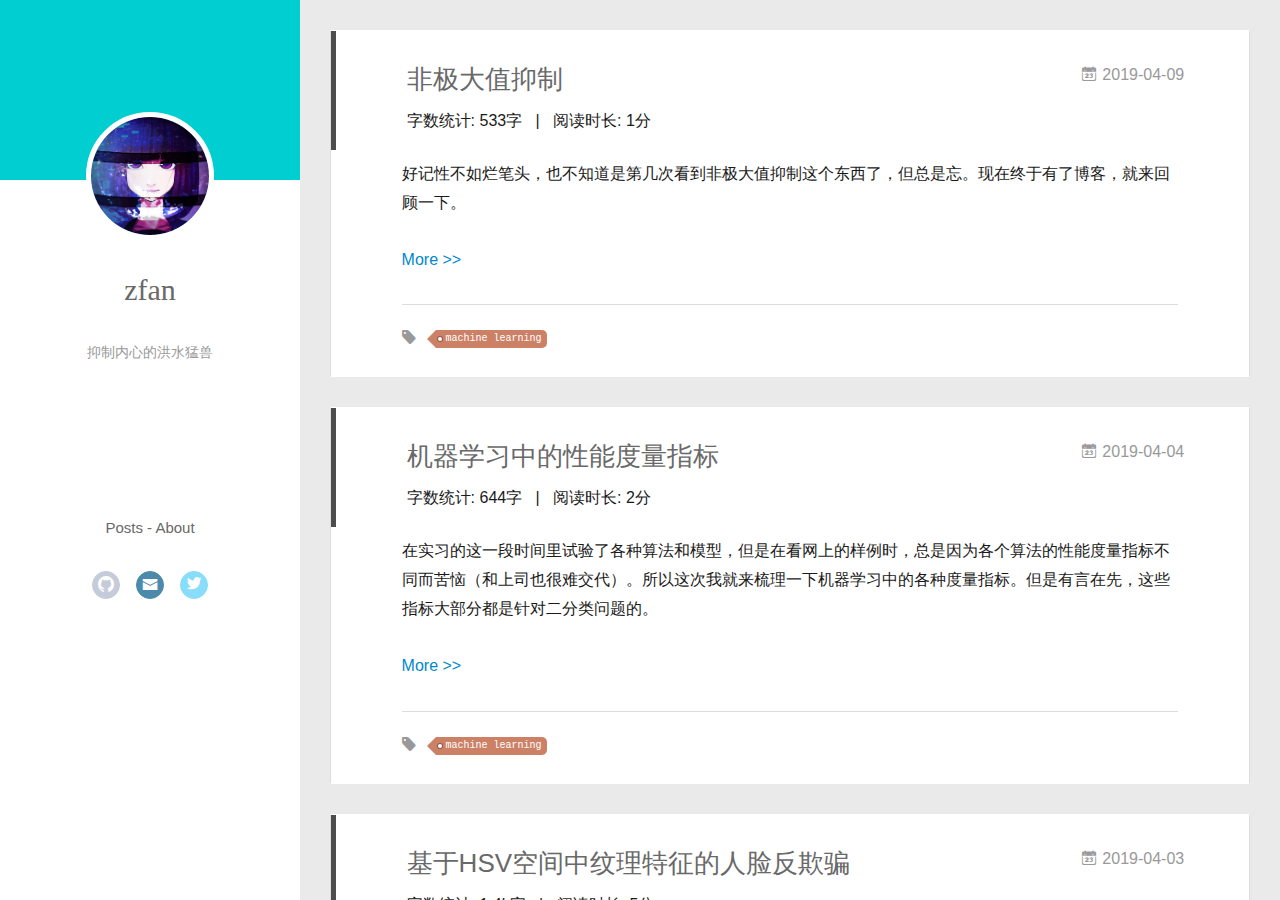
<file: index.html>
<!DOCTYPE html>
<html>
<head><meta name="generator" content="Hexo 3.8.0">
  <meta charset="utf-8">
  
  <meta name="renderer" content="webkit">
  <meta http-equiv="X-UA-Compatible" content="IE=edge">
  <link rel="dns-prefetch" href="http://puredark233.github.io">
  <title>zfan&#39;s blog</title>
  <meta name="viewport" content="width=device-width, initial-scale=1, maximum-scale=1">
  <meta property="og:type" content="website">
<meta property="og:title" content="zfan&#39;s blog">
<meta property="og:url" content="http://puredark233.github.io/index.html">
<meta property="og:site_name" content="zfan&#39;s blog">
<meta property="og:locale" content="default">
<meta name="twitter:card" content="summary">
<meta name="twitter:title" content="zfan&#39;s blog">
  
    <link rel="alternative" href="/atom.xml" title="zfan&#39;s blog" type="application/atom+xml">
  
  
    <link rel="icon" href="/img/AnnaAvatar.jpg">
  
  <link rel="stylesheet" type="text/css" href="/./main.0cf68a.css">
  <style type="text/css">
  
    #container.show {
      background: linear-gradient(200deg,#ccc,#000);
    }
  </style>
  

  

</head>
</html>
<body>
  <div id="container" q-class="show:isCtnShow">
    <canvas id="anm-canvas" class="anm-canvas"></canvas>
    <div class="left-col" q-class="show:isShow">
      
<div class="overlay" style="background: #00CED1"></div>
<div class="intrude-less">
	<header id="header" class="inner">
		<a href="/" class="profilepic">
			<img src="/img/AnnaAvatar.jpg" class="js-avatar">
		</a>
		<hgroup>
		  <h1 class="header-author"><a href="/">zfan</a></h1>
		</hgroup>
		
		<p class="header-subtitle">抑制内心的洪水猛兽</p>
		

		<nav class="header-menu">
			<ul>
			
			</ul>
		</nav>
		<nav class="header-smart-menu">
    		
    			
    			<a q-on="click: openSlider(e, 'innerArchive')" href="javascript:void(0)">Posts</a>
    			
            
    			
            
    			
    			<a q-on="click: openSlider(e, 'aboutme')" href="javascript:void(0)">About</a>
    			
            
		</nav>
		<nav class="header-nav">
			<div class="social">
				
					<a class="github" target="_blank" href="https://github.com/PureDark233" title="github"><i class="icon-github"></i></a>
		        
					<a class="mail" target="_blank" href="mailto:zfan1998@foxmail.com" title="mail"><i class="icon-mail"></i></a>
		        
					<a class="twitter" target="_blank" href="https://twitter.com/puredark233" title="twitter"><i class="icon-twitter"></i></a>
		        
			</div>
		</nav>
	</header>		
</div>

    </div>
    <div class="mid-col" q-class="show:isShow,hide:isShow|isFalse">
      
<nav id="mobile-nav">
  	<div class="overlay js-overlay" style="background: #00CED1"></div>
	<div class="btnctn js-mobile-btnctn">
  		<div class="slider-trigger list" q-on="click: openSlider(e)"><i class="icon icon-sort"></i></div>
	</div>
	<div class="intrude-less">
		<header id="header" class="inner">
			<div class="profilepic">
				<img src="/img/AnnaAvatar.jpg" class="js-avatar">
			</div>
			<hgroup>
			  <h1 class="header-author js-header-author">zfan</h1>
			</hgroup>
			
			<p class="header-subtitle"><i class="icon icon-quo-left"></i>抑制内心的洪水猛兽<i class="icon icon-quo-right"></i></p>
			
			
			
			
			
			<nav class="header-nav">
				<div class="social">
					
						<a class="github" target="_blank" href="https://github.com/PureDark233" title="github"><i class="icon-github"></i></a>
			        
						<a class="mail" target="_blank" href="mailto:zfan1998@foxmail.com" title="mail"><i class="icon-mail"></i></a>
			        
						<a class="twitter" target="_blank" href="https://twitter.com/puredark233" title="twitter"><i class="icon-twitter"></i></a>
			        
				</div>
			</nav>

			<nav class="header-menu js-header-menu">
				<ul style="width: 50%">
				
				
				</ul>
			</nav>
		</header>				
	</div>
	<div class="mobile-mask" style="display:none" q-show="isShow"></div>
</nav>

      <div id="wrapper" class="body-wrap">
        <div class="menu-l">
          <div class="canvas-wrap">
            <canvas data-colors="#eaeaea" data-sectionHeight="100" data-contentId="js-content" id="myCanvas1" class="anm-canvas"></canvas>
          </div>
          <div id="js-content" class="content-ll">
            
  
    <article id="post-非极大值抑制" class="article article-type-post  article-index" itemscope itemprop="blogPost">
  <div class="article-inner">
    
      <header class="article-header">
        
  
    <h1 itemprop="name">
      <a class="article-title" href="/2019/04/09/非极大值抑制/">非极大值抑制</a>
    </h1>
  

        
        <a href="/2019/04/09/非极大值抑制/" class="archive-article-date">
  	<time datetime="2019-04-09T06:12:13.000Z" itemprop="datePublished"><i class="icon-calendar icon"></i>2019-04-09</time>
</a>
        
		
         <div style="margin-top:10px;">
    <span class="post-time">
      <span class="post-meta-item-icon">
        <i class="fa fa-keyboard-o"></i>
        <span class="post-meta-item-text">  字数统计: </span>
        <span class="post-count">533字</span>
      </span>
    </span>

    <span class="post-time">
      &nbsp; | &nbsp;
      <span class="post-meta-item-icon">
        <i class="fa fa-hourglass-half"></i>
        <span class="post-meta-item-text">  阅读时长: </span>
        <span class="post-count">1分</span>
      </span>
    </span>
</div>
         
      </header>
    
    <div class="article-entry" itemprop="articleBody">
      
        <p>好记性不如烂笔头，也不知道是第几次看到非极大值抑制这个东西了，但总是忘。现在终于有了博客，就来回顾一下。</p>
        
          <a class="article-more-a" href="/2019/04/09/非极大值抑制/#more">More >></a>
        
      
	  
		
		
		
		  <div hidden="hidden"></div>
		
      
    </div>
    <div class="article-info article-info-index">
      
      
	<div class="article-tag tagcloud">
		<i class="icon-price-tags icon"></i>
		<ul class="article-tag-list">
			 
        		<li class="article-tag-list-item">
        			<a href="javascript:void(0)" class="js-tag article-tag-list-link color2">machine learning</a>
        		</li>
      		
		</ul>
	</div>

      

      

      
      <div class="clearfix"></div>
    </div>
  </div>
</article>

<aside class="wrap-side-operation">
    <div class="mod-side-operation">
        
        <div class="jump-container" id="js-jump-container" style="display:none;">
            <a href="javascript:void(0)" class="mod-side-operation__jump-to-top">
                <i class="icon-font icon-back"></i>
            </a>
            <div id="js-jump-plan-container" class="jump-plan-container" style="top: -11px;">
                <i class="icon-font icon-plane jump-plane"></i>
            </div>
        </div>
        
        
    </div>
</aside>




  
    <article id="post-机器学习中的性能度量指标" class="article article-type-post  article-index" itemscope itemprop="blogPost">
  <div class="article-inner">
    
      <header class="article-header">
        
  
    <h1 itemprop="name">
      <a class="article-title" href="/2019/04/04/机器学习中的性能度量指标/">机器学习中的性能度量指标</a>
    </h1>
  

        
        <a href="/2019/04/04/机器学习中的性能度量指标/" class="archive-article-date">
  	<time datetime="2019-04-04T01:23:22.000Z" itemprop="datePublished"><i class="icon-calendar icon"></i>2019-04-04</time>
</a>
        
		
         <div style="margin-top:10px;">
    <span class="post-time">
      <span class="post-meta-item-icon">
        <i class="fa fa-keyboard-o"></i>
        <span class="post-meta-item-text">  字数统计: </span>
        <span class="post-count">644字</span>
      </span>
    </span>

    <span class="post-time">
      &nbsp; | &nbsp;
      <span class="post-meta-item-icon">
        <i class="fa fa-hourglass-half"></i>
        <span class="post-meta-item-text">  阅读时长: </span>
        <span class="post-count">2分</span>
      </span>
    </span>
</div>
         
      </header>
    
    <div class="article-entry" itemprop="articleBody">
      
        <p>在实习的这一段时间里试验了各种算法和模型，但是在看网上的样例时，总是因为各个算法的性能度量指标不同而苦恼（和上司也很难交代）。所以这次我就来梳理一下机器学习中的各种度量指标。但是有言在先，这些指标大部分都是针对二分类问题的。</p>
        
          <a class="article-more-a" href="/2019/04/04/机器学习中的性能度量指标/#more">More >></a>
        
      
	  
		
		
		
		  <div hidden="hidden"></div>
		
      
    </div>
    <div class="article-info article-info-index">
      
      
	<div class="article-tag tagcloud">
		<i class="icon-price-tags icon"></i>
		<ul class="article-tag-list">
			 
        		<li class="article-tag-list-item">
        			<a href="javascript:void(0)" class="js-tag article-tag-list-link color2">machine learning</a>
        		</li>
      		
		</ul>
	</div>

      

      

      
      <div class="clearfix"></div>
    </div>
  </div>
</article>

<aside class="wrap-side-operation">
    <div class="mod-side-operation">
        
        <div class="jump-container" id="js-jump-container" style="display:none;">
            <a href="javascript:void(0)" class="mod-side-operation__jump-to-top">
                <i class="icon-font icon-back"></i>
            </a>
            <div id="js-jump-plan-container" class="jump-plan-container" style="top: -11px;">
                <i class="icon-font icon-plane jump-plane"></i>
            </div>
        </div>
        
        
    </div>
</aside>




  
    <article id="post-基于HSV空间中纹理特征的人脸反欺骗" class="article article-type-post  article-index" itemscope itemprop="blogPost">
  <div class="article-inner">
    
      <header class="article-header">
        
  
    <h1 itemprop="name">
      <a class="article-title" href="/2019/04/03/基于HSV空间中纹理特征的人脸反欺骗/">基于HSV空间中纹理特征的人脸反欺骗</a>
    </h1>
  

        
        <a href="/2019/04/03/基于HSV空间中纹理特征的人脸反欺骗/" class="archive-article-date">
  	<time datetime="2019-04-03T06:52:50.000Z" itemprop="datePublished"><i class="icon-calendar icon"></i>2019-04-03</time>
</a>
        
		
         <div style="margin-top:10px;">
    <span class="post-time">
      <span class="post-meta-item-icon">
        <i class="fa fa-keyboard-o"></i>
        <span class="post-meta-item-text">  字数统计: </span>
        <span class="post-count">1.4k字</span>
      </span>
    </span>

    <span class="post-time">
      &nbsp; | &nbsp;
      <span class="post-meta-item-icon">
        <i class="fa fa-hourglass-half"></i>
        <span class="post-meta-item-text">  阅读时长: </span>
        <span class="post-count">5分</span>
      </span>
    </span>
</div>
         
      </header>
    
    <div class="article-entry" itemprop="articleBody">
      
        <h2 id="前言"><a href="#前言" class="headerlink" title="前言"></a>前言</h2><p>人脸识别的整个流程一直以来都是十分模块化的。而这整个流程中对活体检测的需求程度也越来越高。通过查找资料与翻阅论文，我发现在现实环境中人脸识别不仅要求准确度，对响应速度也有很大的要求。而在人脸检测与人脸识别中采用的深度学习方法虽然精度高，但也不可避免地速度相对较慢，同时也对数据量有着极大的要求。并且由于活体检测的数据集相对来说比人脸检测与人脸识别更难以获取。所以在实习的前两周，我选择了使用传统方法实现活体检测。</p>
        
          <a class="article-more-a" href="/2019/04/03/基于HSV空间中纹理特征的人脸反欺骗/#more">More >></a>
        
      
	  
		
		
		
		  <div hidden="hidden"></div>
		
      
    </div>
    <div class="article-info article-info-index">
      
      
	<div class="article-tag tagcloud">
		<i class="icon-price-tags icon"></i>
		<ul class="article-tag-list">
			 
        		<li class="article-tag-list-item">
        			<a href="javascript:void(0)" class="js-tag article-tag-list-link color2">machine learning</a>
        		</li>
      		
		</ul>
	</div>

      

      

      
      <div class="clearfix"></div>
    </div>
  </div>
</article>

<aside class="wrap-side-operation">
    <div class="mod-side-operation">
        
        <div class="jump-container" id="js-jump-container" style="display:none;">
            <a href="javascript:void(0)" class="mod-side-operation__jump-to-top">
                <i class="icon-font icon-back"></i>
            </a>
            <div id="js-jump-plan-container" class="jump-plan-container" style="top: -11px;">
                <i class="icon-font icon-plane jump-plane"></i>
            </div>
        </div>
        
        
    </div>
</aside>




  
  


          </div>
        </div>
      </div>
      <footer id="footer">
  <div class="outer">
    <div id="footer-info">
    	<div class="footer-left">
    		&copy; 2019 zfan
    	</div>
      	<div class="footer-right">
      		<a href="http://hexo.io/" target="_blank">Hexo</a>  Theme <a href="https://github.com/litten/hexo-theme-yilia" target="_blank">Yilia</a> by Litten
      	</div>
    </div>
  </div>
</footer>

    </div>
    <script>
	var yiliaConfig = {
		mathjax: true,
		isHome: true,
		isPost: false,
		isArchive: false,
		isTag: false,
		isCategory: false,
		open_in_new: false,
		toc_hide_index: true,
		root: "/",
		innerArchive: true,
		showTags: true
	}
</script>

<script>!function(t){function n(e){if(r[e])return r[e].exports;var i=r[e]={exports:{},id:e,loaded:!1};return t[e].call(i.exports,i,i.exports,n),i.loaded=!0,i.exports}var r={};n.m=t,n.c=r,n.p="./",n(0)}([function(t,n,r){r(195),t.exports=r(191)},function(t,n,r){var e=r(3),i=r(52),o=r(27),u=r(28),c=r(53),f="prototype",a=function(t,n,r){var s,l,h,v,p=t&a.F,d=t&a.G,y=t&a.S,g=t&a.P,b=t&a.B,m=d?e:y?e[n]||(e[n]={}):(e[n]||{})[f],x=d?i:i[n]||(i[n]={}),w=x[f]||(x[f]={});d&&(r=n);for(s in r)l=!p&&m&&void 0!==m[s],h=(l?m:r)[s],v=b&&l?c(h,e):g&&"function"==typeof h?c(Function.call,h):h,m&&u(m,s,h,t&a.U),x[s]!=h&&o(x,s,v),g&&w[s]!=h&&(w[s]=h)};e.core=i,a.F=1,a.G=2,a.S=4,a.P=8,a.B=16,a.W=32,a.U=64,a.R=128,t.exports=a},function(t,n,r){var e=r(6);t.exports=function(t){if(!e(t))throw TypeError(t+" is not an object!");return t}},function(t,n){var r=t.exports="undefined"!=typeof window&&window.Math==Math?window:"undefined"!=typeof self&&self.Math==Math?self:Function("return this")();"number"==typeof __g&&(__g=r)},function(t,n){t.exports=function(t){try{return!!t()}catch(t){return!0}}},function(t,n){var r=t.exports="undefined"!=typeof window&&window.Math==Math?window:"undefined"!=typeof self&&self.Math==Math?self:Function("return this")();"number"==typeof __g&&(__g=r)},function(t,n){t.exports=function(t){return"object"==typeof t?null!==t:"function"==typeof t}},function(t,n,r){var e=r(126)("wks"),i=r(76),o=r(3).Symbol,u="function"==typeof o;(t.exports=function(t){return e[t]||(e[t]=u&&o[t]||(u?o:i)("Symbol."+t))}).store=e},function(t,n){var r={}.hasOwnProperty;t.exports=function(t,n){return r.call(t,n)}},function(t,n,r){var e=r(94),i=r(33);t.exports=function(t){return e(i(t))}},function(t,n,r){t.exports=!r(4)(function(){return 7!=Object.defineProperty({},"a",{get:function(){return 7}}).a})},function(t,n,r){var e=r(2),i=r(167),o=r(50),u=Object.defineProperty;n.f=r(10)?Object.defineProperty:function(t,n,r){if(e(t),n=o(n,!0),e(r),i)try{return u(t,n,r)}catch(t){}if("get"in r||"set"in r)throw TypeError("Accessors not supported!");return"value"in r&&(t[n]=r.value),t}},function(t,n,r){t.exports=!r(18)(function(){return 7!=Object.defineProperty({},"a",{get:function(){return 7}}).a})},function(t,n,r){var e=r(14),i=r(22);t.exports=r(12)?function(t,n,r){return e.f(t,n,i(1,r))}:function(t,n,r){return t[n]=r,t}},function(t,n,r){var e=r(20),i=r(58),o=r(42),u=Object.defineProperty;n.f=r(12)?Object.defineProperty:function(t,n,r){if(e(t),n=o(n,!0),e(r),i)try{return u(t,n,r)}catch(t){}if("get"in r||"set"in r)throw TypeError("Accessors not supported!");return"value"in r&&(t[n]=r.value),t}},function(t,n,r){var e=r(40)("wks"),i=r(23),o=r(5).Symbol,u="function"==typeof o;(t.exports=function(t){return e[t]||(e[t]=u&&o[t]||(u?o:i)("Symbol."+t))}).store=e},function(t,n,r){var e=r(67),i=Math.min;t.exports=function(t){return t>0?i(e(t),9007199254740991):0}},function(t,n,r){var e=r(46);t.exports=function(t){return Object(e(t))}},function(t,n){t.exports=function(t){try{return!!t()}catch(t){return!0}}},function(t,n,r){var e=r(63),i=r(34);t.exports=Object.keys||function(t){return e(t,i)}},function(t,n,r){var e=r(21);t.exports=function(t){if(!e(t))throw TypeError(t+" is not an object!");return t}},function(t,n){t.exports=function(t){return"object"==typeof t?null!==t:"function"==typeof t}},function(t,n){t.exports=function(t,n){return{enumerable:!(1&t),configurable:!(2&t),writable:!(4&t),value:n}}},function(t,n){var r=0,e=Math.random();t.exports=function(t){return"Symbol(".concat(void 0===t?"":t,")_",(++r+e).toString(36))}},function(t,n){var r={}.hasOwnProperty;t.exports=function(t,n){return r.call(t,n)}},function(t,n){var r=t.exports={version:"2.4.0"};"number"==typeof __e&&(__e=r)},function(t,n){t.exports=function(t){if("function"!=typeof t)throw TypeError(t+" is not a function!");return t}},function(t,n,r){var e=r(11),i=r(66);t.exports=r(10)?function(t,n,r){return e.f(t,n,i(1,r))}:function(t,n,r){return t[n]=r,t}},function(t,n,r){var e=r(3),i=r(27),o=r(24),u=r(76)("src"),c="toString",f=Function[c],a=(""+f).split(c);r(52).inspectSource=function(t){return f.call(t)},(t.exports=function(t,n,r,c){var f="function"==typeof r;f&&(o(r,"name")||i(r,"name",n)),t[n]!==r&&(f&&(o(r,u)||i(r,u,t[n]?""+t[n]:a.join(String(n)))),t===e?t[n]=r:c?t[n]?t[n]=r:i(t,n,r):(delete t[n],i(t,n,r)))})(Function.prototype,c,function(){return"function"==typeof this&&this[u]||f.call(this)})},function(t,n,r){var e=r(1),i=r(4),o=r(46),u=function(t,n,r,e){var i=String(o(t)),u="<"+n;return""!==r&&(u+=" "+r+'="'+String(e).replace(/"/g,"&quot;")+'"'),u+">"+i+"</"+n+">"};t.exports=function(t,n){var r={};r[t]=n(u),e(e.P+e.F*i(function(){var n=""[t]('"');return n!==n.toLowerCase()||n.split('"').length>3}),"String",r)}},function(t,n,r){var e=r(115),i=r(46);t.exports=function(t){return e(i(t))}},function(t,n,r){var e=r(116),i=r(66),o=r(30),u=r(50),c=r(24),f=r(167),a=Object.getOwnPropertyDescriptor;n.f=r(10)?a:function(t,n){if(t=o(t),n=u(n,!0),f)try{return a(t,n)}catch(t){}if(c(t,n))return i(!e.f.call(t,n),t[n])}},function(t,n,r){var e=r(24),i=r(17),o=r(145)("IE_PROTO"),u=Object.prototype;t.exports=Object.getPrototypeOf||function(t){return t=i(t),e(t,o)?t[o]:"function"==typeof t.constructor&&t instanceof t.constructor?t.constructor.prototype:t instanceof Object?u:null}},function(t,n){t.exports=function(t){if(void 0==t)throw TypeError("Can't call method on  "+t);return t}},function(t,n){t.exports="constructor,hasOwnProperty,isPrototypeOf,propertyIsEnumerable,toLocaleString,toString,valueOf".split(",")},function(t,n){t.exports={}},function(t,n){t.exports=!0},function(t,n){n.f={}.propertyIsEnumerable},function(t,n,r){var e=r(14).f,i=r(8),o=r(15)("toStringTag");t.exports=function(t,n,r){t&&!i(t=r?t:t.prototype,o)&&e(t,o,{configurable:!0,value:n})}},function(t,n,r){var e=r(40)("keys"),i=r(23);t.exports=function(t){return e[t]||(e[t]=i(t))}},function(t,n,r){var e=r(5),i="__core-js_shared__",o=e[i]||(e[i]={});t.exports=function(t){return o[t]||(o[t]={})}},function(t,n){var r=Math.ceil,e=Math.floor;t.exports=function(t){return isNaN(t=+t)?0:(t>0?e:r)(t)}},function(t,n,r){var e=r(21);t.exports=function(t,n){if(!e(t))return t;var r,i;if(n&&"function"==typeof(r=t.toString)&&!e(i=r.call(t)))return i;if("function"==typeof(r=t.valueOf)&&!e(i=r.call(t)))return i;if(!n&&"function"==typeof(r=t.toString)&&!e(i=r.call(t)))return i;throw TypeError("Can't convert object to primitive value")}},function(t,n,r){var e=r(5),i=r(25),o=r(36),u=r(44),c=r(14).f;t.exports=function(t){var n=i.Symbol||(i.Symbol=o?{}:e.Symbol||{});"_"==t.charAt(0)||t in n||c(n,t,{value:u.f(t)})}},function(t,n,r){n.f=r(15)},function(t,n){var r={}.toString;t.exports=function(t){return r.call(t).slice(8,-1)}},function(t,n){t.exports=function(t){if(void 0==t)throw TypeError("Can't call method on  "+t);return t}},function(t,n,r){var e=r(4);t.exports=function(t,n){return!!t&&e(function(){n?t.call(null,function(){},1):t.call(null)})}},function(t,n,r){var e=r(53),i=r(115),o=r(17),u=r(16),c=r(203);t.exports=function(t,n){var r=1==t,f=2==t,a=3==t,s=4==t,l=6==t,h=5==t||l,v=n||c;return function(n,c,p){for(var d,y,g=o(n),b=i(g),m=e(c,p,3),x=u(b.length),w=0,S=r?v(n,x):f?v(n,0):void 0;x>w;w++)if((h||w in b)&&(d=b[w],y=m(d,w,g),t))if(r)S[w]=y;else if(y)switch(t){case 3:return!0;case 5:return d;case 6:return w;case 2:S.push(d)}else if(s)return!1;return l?-1:a||s?s:S}}},function(t,n,r){var e=r(1),i=r(52),o=r(4);t.exports=function(t,n){var r=(i.Object||{})[t]||Object[t],u={};u[t]=n(r),e(e.S+e.F*o(function(){r(1)}),"Object",u)}},function(t,n,r){var e=r(6);t.exports=function(t,n){if(!e(t))return t;var r,i;if(n&&"function"==typeof(r=t.toString)&&!e(i=r.call(t)))return i;if("function"==typeof(r=t.valueOf)&&!e(i=r.call(t)))return i;if(!n&&"function"==typeof(r=t.toString)&&!e(i=r.call(t)))return i;throw TypeError("Can't convert object to primitive value")}},function(t,n,r){var e=r(5),i=r(25),o=r(91),u=r(13),c="prototype",f=function(t,n,r){var a,s,l,h=t&f.F,v=t&f.G,p=t&f.S,d=t&f.P,y=t&f.B,g=t&f.W,b=v?i:i[n]||(i[n]={}),m=b[c],x=v?e:p?e[n]:(e[n]||{})[c];v&&(r=n);for(a in r)(s=!h&&x&&void 0!==x[a])&&a in b||(l=s?x[a]:r[a],b[a]=v&&"function"!=typeof x[a]?r[a]:y&&s?o(l,e):g&&x[a]==l?function(t){var n=function(n,r,e){if(this instanceof t){switch(arguments.length){case 0:return new t;case 1:return new t(n);case 2:return new t(n,r)}return new t(n,r,e)}return t.apply(this,arguments)};return n[c]=t[c],n}(l):d&&"function"==typeof l?o(Function.call,l):l,d&&((b.virtual||(b.virtual={}))[a]=l,t&f.R&&m&&!m[a]&&u(m,a,l)))};f.F=1,f.G=2,f.S=4,f.P=8,f.B=16,f.W=32,f.U=64,f.R=128,t.exports=f},function(t,n){var r=t.exports={version:"2.4.0"};"number"==typeof __e&&(__e=r)},function(t,n,r){var e=r(26);t.exports=function(t,n,r){if(e(t),void 0===n)return t;switch(r){case 1:return function(r){return t.call(n,r)};case 2:return function(r,e){return t.call(n,r,e)};case 3:return function(r,e,i){return t.call(n,r,e,i)}}return function(){return t.apply(n,arguments)}}},function(t,n,r){var e=r(183),i=r(1),o=r(126)("metadata"),u=o.store||(o.store=new(r(186))),c=function(t,n,r){var i=u.get(t);if(!i){if(!r)return;u.set(t,i=new e)}var o=i.get(n);if(!o){if(!r)return;i.set(n,o=new e)}return o},f=function(t,n,r){var e=c(n,r,!1);return void 0!==e&&e.has(t)},a=function(t,n,r){var e=c(n,r,!1);return void 0===e?void 0:e.get(t)},s=function(t,n,r,e){c(r,e,!0).set(t,n)},l=function(t,n){var r=c(t,n,!1),e=[];return r&&r.forEach(function(t,n){e.push(n)}),e},h=function(t){return void 0===t||"symbol"==typeof t?t:String(t)},v=function(t){i(i.S,"Reflect",t)};t.exports={store:u,map:c,has:f,get:a,set:s,keys:l,key:h,exp:v}},function(t,n,r){"use strict";if(r(10)){var e=r(69),i=r(3),o=r(4),u=r(1),c=r(127),f=r(152),a=r(53),s=r(68),l=r(66),h=r(27),v=r(73),p=r(67),d=r(16),y=r(75),g=r(50),b=r(24),m=r(180),x=r(114),w=r(6),S=r(17),_=r(137),O=r(70),E=r(32),P=r(71).f,j=r(154),F=r(76),M=r(7),A=r(48),N=r(117),T=r(146),I=r(155),k=r(80),L=r(123),R=r(74),C=r(130),D=r(160),U=r(11),W=r(31),G=U.f,B=W.f,V=i.RangeError,z=i.TypeError,q=i.Uint8Array,K="ArrayBuffer",J="Shared"+K,Y="BYTES_PER_ELEMENT",H="prototype",$=Array[H],X=f.ArrayBuffer,Q=f.DataView,Z=A(0),tt=A(2),nt=A(3),rt=A(4),et=A(5),it=A(6),ot=N(!0),ut=N(!1),ct=I.values,ft=I.keys,at=I.entries,st=$.lastIndexOf,lt=$.reduce,ht=$.reduceRight,vt=$.join,pt=$.sort,dt=$.slice,yt=$.toString,gt=$.toLocaleString,bt=M("iterator"),mt=M("toStringTag"),xt=F("typed_constructor"),wt=F("def_constructor"),St=c.CONSTR,_t=c.TYPED,Ot=c.VIEW,Et="Wrong length!",Pt=A(1,function(t,n){return Tt(T(t,t[wt]),n)}),jt=o(function(){return 1===new q(new Uint16Array([1]).buffer)[0]}),Ft=!!q&&!!q[H].set&&o(function(){new q(1).set({})}),Mt=function(t,n){if(void 0===t)throw z(Et);var r=+t,e=d(t);if(n&&!m(r,e))throw V(Et);return e},At=function(t,n){var r=p(t);if(r<0||r%n)throw V("Wrong offset!");return r},Nt=function(t){if(w(t)&&_t in t)return t;throw z(t+" is not a typed array!")},Tt=function(t,n){if(!(w(t)&&xt in t))throw z("It is not a typed array constructor!");return new t(n)},It=function(t,n){return kt(T(t,t[wt]),n)},kt=function(t,n){for(var r=0,e=n.length,i=Tt(t,e);e>r;)i[r]=n[r++];return i},Lt=function(t,n,r){G(t,n,{get:function(){return this._d[r]}})},Rt=function(t){var n,r,e,i,o,u,c=S(t),f=arguments.length,s=f>1?arguments[1]:void 0,l=void 0!==s,h=j(c);if(void 0!=h&&!_(h)){for(u=h.call(c),e=[],n=0;!(o=u.next()).done;n++)e.push(o.value);c=e}for(l&&f>2&&(s=a(s,arguments[2],2)),n=0,r=d(c.length),i=Tt(this,r);r>n;n++)i[n]=l?s(c[n],n):c[n];return i},Ct=function(){for(var t=0,n=arguments.length,r=Tt(this,n);n>t;)r[t]=arguments[t++];return r},Dt=!!q&&o(function(){gt.call(new q(1))}),Ut=function(){return gt.apply(Dt?dt.call(Nt(this)):Nt(this),arguments)},Wt={copyWithin:function(t,n){return D.call(Nt(this),t,n,arguments.length>2?arguments[2]:void 0)},every:function(t){return rt(Nt(this),t,arguments.length>1?arguments[1]:void 0)},fill:function(t){return C.apply(Nt(this),arguments)},filter:function(t){return It(this,tt(Nt(this),t,arguments.length>1?arguments[1]:void 0))},find:function(t){return et(Nt(this),t,arguments.length>1?arguments[1]:void 0)},findIndex:function(t){return it(Nt(this),t,arguments.length>1?arguments[1]:void 0)},forEach:function(t){Z(Nt(this),t,arguments.length>1?arguments[1]:void 0)},indexOf:function(t){return ut(Nt(this),t,arguments.length>1?arguments[1]:void 0)},includes:function(t){return ot(Nt(this),t,arguments.length>1?arguments[1]:void 0)},join:function(t){return vt.apply(Nt(this),arguments)},lastIndexOf:function(t){return st.apply(Nt(this),arguments)},map:function(t){return Pt(Nt(this),t,arguments.length>1?arguments[1]:void 0)},reduce:function(t){return lt.apply(Nt(this),arguments)},reduceRight:function(t){return ht.apply(Nt(this),arguments)},reverse:function(){for(var t,n=this,r=Nt(n).length,e=Math.floor(r/2),i=0;i<e;)t=n[i],n[i++]=n[--r],n[r]=t;return n},some:function(t){return nt(Nt(this),t,arguments.length>1?arguments[1]:void 0)},sort:function(t){return pt.call(Nt(this),t)},subarray:function(t,n){var r=Nt(this),e=r.length,i=y(t,e);return new(T(r,r[wt]))(r.buffer,r.byteOffset+i*r.BYTES_PER_ELEMENT,d((void 0===n?e:y(n,e))-i))}},Gt=function(t,n){return It(this,dt.call(Nt(this),t,n))},Bt=function(t){Nt(this);var n=At(arguments[1],1),r=this.length,e=S(t),i=d(e.length),o=0;if(i+n>r)throw V(Et);for(;o<i;)this[n+o]=e[o++]},Vt={entries:function(){return at.call(Nt(this))},keys:function(){return ft.call(Nt(this))},values:function(){return ct.call(Nt(this))}},zt=function(t,n){return w(t)&&t[_t]&&"symbol"!=typeof n&&n in t&&String(+n)==String(n)},qt=function(t,n){return zt(t,n=g(n,!0))?l(2,t[n]):B(t,n)},Kt=function(t,n,r){return!(zt(t,n=g(n,!0))&&w(r)&&b(r,"value"))||b(r,"get")||b(r,"set")||r.configurable||b(r,"writable")&&!r.writable||b(r,"enumerable")&&!r.enumerable?G(t,n,r):(t[n]=r.value,t)};St||(W.f=qt,U.f=Kt),u(u.S+u.F*!St,"Object",{getOwnPropertyDescriptor:qt,defineProperty:Kt}),o(function(){yt.call({})})&&(yt=gt=function(){return vt.call(this)});var Jt=v({},Wt);v(Jt,Vt),h(Jt,bt,Vt.values),v(Jt,{slice:Gt,set:Bt,constructor:function(){},toString:yt,toLocaleString:Ut}),Lt(Jt,"buffer","b"),Lt(Jt,"byteOffset","o"),Lt(Jt,"byteLength","l"),Lt(Jt,"length","e"),G(Jt,mt,{get:function(){return this[_t]}}),t.exports=function(t,n,r,f){f=!!f;var a=t+(f?"Clamped":"")+"Array",l="Uint8Array"!=a,v="get"+t,p="set"+t,y=i[a],g=y||{},b=y&&E(y),m=!y||!c.ABV,S={},_=y&&y[H],j=function(t,r){var e=t._d;return e.v[v](r*n+e.o,jt)},F=function(t,r,e){var i=t._d;f&&(e=(e=Math.round(e))<0?0:e>255?255:255&e),i.v[p](r*n+i.o,e,jt)},M=function(t,n){G(t,n,{get:function(){return j(this,n)},set:function(t){return F(this,n,t)},enumerable:!0})};m?(y=r(function(t,r,e,i){s(t,y,a,"_d");var o,u,c,f,l=0,v=0;if(w(r)){if(!(r instanceof X||(f=x(r))==K||f==J))return _t in r?kt(y,r):Rt.call(y,r);o=r,v=At(e,n);var p=r.byteLength;if(void 0===i){if(p%n)throw V(Et);if((u=p-v)<0)throw V(Et)}else if((u=d(i)*n)+v>p)throw V(Et);c=u/n}else c=Mt(r,!0),u=c*n,o=new X(u);for(h(t,"_d",{b:o,o:v,l:u,e:c,v:new Q(o)});l<c;)M(t,l++)}),_=y[H]=O(Jt),h(_,"constructor",y)):L(function(t){new y(null),new y(t)},!0)||(y=r(function(t,r,e,i){s(t,y,a);var o;return w(r)?r instanceof X||(o=x(r))==K||o==J?void 0!==i?new g(r,At(e,n),i):void 0!==e?new g(r,At(e,n)):new g(r):_t in r?kt(y,r):Rt.call(y,r):new g(Mt(r,l))}),Z(b!==Function.prototype?P(g).concat(P(b)):P(g),function(t){t in y||h(y,t,g[t])}),y[H]=_,e||(_.constructor=y));var A=_[bt],N=!!A&&("values"==A.name||void 0==A.name),T=Vt.values;h(y,xt,!0),h(_,_t,a),h(_,Ot,!0),h(_,wt,y),(f?new y(1)[mt]==a:mt in _)||G(_,mt,{get:function(){return a}}),S[a]=y,u(u.G+u.W+u.F*(y!=g),S),u(u.S,a,{BYTES_PER_ELEMENT:n,from:Rt,of:Ct}),Y in _||h(_,Y,n),u(u.P,a,Wt),R(a),u(u.P+u.F*Ft,a,{set:Bt}),u(u.P+u.F*!N,a,Vt),u(u.P+u.F*(_.toString!=yt),a,{toString:yt}),u(u.P+u.F*o(function(){new y(1).slice()}),a,{slice:Gt}),u(u.P+u.F*(o(function(){return[1,2].toLocaleString()!=new y([1,2]).toLocaleString()})||!o(function(){_.toLocaleString.call([1,2])})),a,{toLocaleString:Ut}),k[a]=N?A:T,e||N||h(_,bt,T)}}else t.exports=function(){}},function(t,n){var r={}.toString;t.exports=function(t){return r.call(t).slice(8,-1)}},function(t,n,r){var e=r(21),i=r(5).document,o=e(i)&&e(i.createElement);t.exports=function(t){return o?i.createElement(t):{}}},function(t,n,r){t.exports=!r(12)&&!r(18)(function(){return 7!=Object.defineProperty(r(57)("div"),"a",{get:function(){return 7}}).a})},function(t,n,r){"use strict";var e=r(36),i=r(51),o=r(64),u=r(13),c=r(8),f=r(35),a=r(96),s=r(38),l=r(103),h=r(15)("iterator"),v=!([].keys&&"next"in[].keys()),p="keys",d="values",y=function(){return this};t.exports=function(t,n,r,g,b,m,x){a(r,n,g);var w,S,_,O=function(t){if(!v&&t in F)return F[t];switch(t){case p:case d:return function(){return new r(this,t)}}return function(){return new r(this,t)}},E=n+" Iterator",P=b==d,j=!1,F=t.prototype,M=F[h]||F["@@iterator"]||b&&F[b],A=M||O(b),N=b?P?O("entries"):A:void 0,T="Array"==n?F.entries||M:M;if(T&&(_=l(T.call(new t)))!==Object.prototype&&(s(_,E,!0),e||c(_,h)||u(_,h,y)),P&&M&&M.name!==d&&(j=!0,A=function(){return M.call(this)}),e&&!x||!v&&!j&&F[h]||u(F,h,A),f[n]=A,f[E]=y,b)if(w={values:P?A:O(d),keys:m?A:O(p),entries:N},x)for(S in w)S in F||o(F,S,w[S]);else i(i.P+i.F*(v||j),n,w);return w}},function(t,n,r){var e=r(20),i=r(100),o=r(34),u=r(39)("IE_PROTO"),c=function(){},f="prototype",a=function(){var t,n=r(57)("iframe"),e=o.length;for(n.style.display="none",r(93).appendChild(n),n.src="javascript:",t=n.contentWindow.document,t.open(),t.write("<script>document.F=Object<\/script>"),t.close(),a=t.F;e--;)delete a[f][o[e]];return a()};t.exports=Object.create||function(t,n){var r;return null!==t?(c[f]=e(t),r=new c,c[f]=null,r[u]=t):r=a(),void 0===n?r:i(r,n)}},function(t,n,r){var e=r(63),i=r(34).concat("length","prototype");n.f=Object.getOwnPropertyNames||function(t){return e(t,i)}},function(t,n){n.f=Object.getOwnPropertySymbols},function(t,n,r){var e=r(8),i=r(9),o=r(90)(!1),u=r(39)("IE_PROTO");t.exports=function(t,n){var r,c=i(t),f=0,a=[];for(r in c)r!=u&&e(c,r)&&a.push(r);for(;n.length>f;)e(c,r=n[f++])&&(~o(a,r)||a.push(r));return a}},function(t,n,r){t.exports=r(13)},function(t,n,r){var e=r(76)("meta"),i=r(6),o=r(24),u=r(11).f,c=0,f=Object.isExtensible||function(){return!0},a=!r(4)(function(){return f(Object.preventExtensions({}))}),s=function(t){u(t,e,{value:{i:"O"+ ++c,w:{}}})},l=function(t,n){if(!i(t))return"symbol"==typeof t?t:("string"==typeof t?"S":"P")+t;if(!o(t,e)){if(!f(t))return"F";if(!n)return"E";s(t)}return t[e].i},h=function(t,n){if(!o(t,e)){if(!f(t))return!0;if(!n)return!1;s(t)}return t[e].w},v=function(t){return a&&p.NEED&&f(t)&&!o(t,e)&&s(t),t},p=t.exports={KEY:e,NEED:!1,fastKey:l,getWeak:h,onFreeze:v}},function(t,n){t.exports=function(t,n){return{enumerable:!(1&t),configurable:!(2&t),writable:!(4&t),value:n}}},function(t,n){var r=Math.ceil,e=Math.floor;t.exports=function(t){return isNaN(t=+t)?0:(t>0?e:r)(t)}},function(t,n){t.exports=function(t,n,r,e){if(!(t instanceof n)||void 0!==e&&e in t)throw TypeError(r+": incorrect invocation!");return t}},function(t,n){t.exports=!1},function(t,n,r){var e=r(2),i=r(173),o=r(133),u=r(145)("IE_PROTO"),c=function(){},f="prototype",a=function(){var t,n=r(132)("iframe"),e=o.length;for(n.style.display="none",r(135).appendChild(n),n.src="javascript:",t=n.contentWindow.document,t.open(),t.write("<script>document.F=Object<\/script>"),t.close(),a=t.F;e--;)delete a[f][o[e]];return a()};t.exports=Object.create||function(t,n){var r;return null!==t?(c[f]=e(t),r=new c,c[f]=null,r[u]=t):r=a(),void 0===n?r:i(r,n)}},function(t,n,r){var e=r(175),i=r(133).concat("length","prototype");n.f=Object.getOwnPropertyNames||function(t){return e(t,i)}},function(t,n,r){var e=r(175),i=r(133);t.exports=Object.keys||function(t){return e(t,i)}},function(t,n,r){var e=r(28);t.exports=function(t,n,r){for(var i in n)e(t,i,n[i],r);return t}},function(t,n,r){"use strict";var e=r(3),i=r(11),o=r(10),u=r(7)("species");t.exports=function(t){var n=e[t];o&&n&&!n[u]&&i.f(n,u,{configurable:!0,get:function(){return this}})}},function(t,n,r){var e=r(67),i=Math.max,o=Math.min;t.exports=function(t,n){return t=e(t),t<0?i(t+n,0):o(t,n)}},function(t,n){var r=0,e=Math.random();t.exports=function(t){return"Symbol(".concat(void 0===t?"":t,")_",(++r+e).toString(36))}},function(t,n,r){var e=r(33);t.exports=function(t){return Object(e(t))}},function(t,n,r){var e=r(7)("unscopables"),i=Array.prototype;void 0==i[e]&&r(27)(i,e,{}),t.exports=function(t){i[e][t]=!0}},function(t,n,r){var e=r(53),i=r(169),o=r(137),u=r(2),c=r(16),f=r(154),a={},s={},n=t.exports=function(t,n,r,l,h){var v,p,d,y,g=h?function(){return t}:f(t),b=e(r,l,n?2:1),m=0;if("function"!=typeof g)throw TypeError(t+" is not iterable!");if(o(g)){for(v=c(t.length);v>m;m++)if((y=n?b(u(p=t[m])[0],p[1]):b(t[m]))===a||y===s)return y}else for(d=g.call(t);!(p=d.next()).done;)if((y=i(d,b,p.value,n))===a||y===s)return y};n.BREAK=a,n.RETURN=s},function(t,n){t.exports={}},function(t,n,r){var e=r(11).f,i=r(24),o=r(7)("toStringTag");t.exports=function(t,n,r){t&&!i(t=r?t:t.prototype,o)&&e(t,o,{configurable:!0,value:n})}},function(t,n,r){var e=r(1),i=r(46),o=r(4),u=r(150),c="["+u+"]",f="​",a=RegExp("^"+c+c+"*"),s=RegExp(c+c+"*$"),l=function(t,n,r){var i={},c=o(function(){return!!u[t]()||f[t]()!=f}),a=i[t]=c?n(h):u[t];r&&(i[r]=a),e(e.P+e.F*c,"String",i)},h=l.trim=function(t,n){return t=String(i(t)),1&n&&(t=t.replace(a,"")),2&n&&(t=t.replace(s,"")),t};t.exports=l},function(t,n,r){t.exports={default:r(86),__esModule:!0}},function(t,n,r){t.exports={default:r(87),__esModule:!0}},function(t,n,r){"use strict";function e(t){return t&&t.__esModule?t:{default:t}}n.__esModule=!0;var i=r(84),o=e(i),u=r(83),c=e(u),f="function"==typeof c.default&&"symbol"==typeof o.default?function(t){return typeof t}:function(t){return t&&"function"==typeof c.default&&t.constructor===c.default&&t!==c.default.prototype?"symbol":typeof t};n.default="function"==typeof c.default&&"symbol"===f(o.default)?function(t){return void 0===t?"undefined":f(t)}:function(t){return t&&"function"==typeof c.default&&t.constructor===c.default&&t!==c.default.prototype?"symbol":void 0===t?"undefined":f(t)}},function(t,n,r){r(110),r(108),r(111),r(112),t.exports=r(25).Symbol},function(t,n,r){r(109),r(113),t.exports=r(44).f("iterator")},function(t,n){t.exports=function(t){if("function"!=typeof t)throw TypeError(t+" is not a function!");return t}},function(t,n){t.exports=function(){}},function(t,n,r){var e=r(9),i=r(106),o=r(105);t.exports=function(t){return function(n,r,u){var c,f=e(n),a=i(f.length),s=o(u,a);if(t&&r!=r){for(;a>s;)if((c=f[s++])!=c)return!0}else for(;a>s;s++)if((t||s in f)&&f[s]===r)return t||s||0;return!t&&-1}}},function(t,n,r){var e=r(88);t.exports=function(t,n,r){if(e(t),void 0===n)return t;switch(r){case 1:return function(r){return t.call(n,r)};case 2:return function(r,e){return t.call(n,r,e)};case 3:return function(r,e,i){return t.call(n,r,e,i)}}return function(){return t.apply(n,arguments)}}},function(t,n,r){var e=r(19),i=r(62),o=r(37);t.exports=function(t){var n=e(t),r=i.f;if(r)for(var u,c=r(t),f=o.f,a=0;c.length>a;)f.call(t,u=c[a++])&&n.push(u);return n}},function(t,n,r){t.exports=r(5).document&&document.documentElement},function(t,n,r){var e=r(56);t.exports=Object("z").propertyIsEnumerable(0)?Object:function(t){return"String"==e(t)?t.split(""):Object(t)}},function(t,n,r){var e=r(56);t.exports=Array.isArray||function(t){return"Array"==e(t)}},function(t,n,r){"use strict";var e=r(60),i=r(22),o=r(38),u={};r(13)(u,r(15)("iterator"),function(){return this}),t.exports=function(t,n,r){t.prototype=e(u,{next:i(1,r)}),o(t,n+" Iterator")}},function(t,n){t.exports=function(t,n){return{value:n,done:!!t}}},function(t,n,r){var e=r(19),i=r(9);t.exports=function(t,n){for(var r,o=i(t),u=e(o),c=u.length,f=0;c>f;)if(o[r=u[f++]]===n)return r}},function(t,n,r){var e=r(23)("meta"),i=r(21),o=r(8),u=r(14).f,c=0,f=Object.isExtensible||function(){return!0},a=!r(18)(function(){return f(Object.preventExtensions({}))}),s=function(t){u(t,e,{value:{i:"O"+ ++c,w:{}}})},l=function(t,n){if(!i(t))return"symbol"==typeof t?t:("string"==typeof t?"S":"P")+t;if(!o(t,e)){if(!f(t))return"F";if(!n)return"E";s(t)}return t[e].i},h=function(t,n){if(!o(t,e)){if(!f(t))return!0;if(!n)return!1;s(t)}return t[e].w},v=function(t){return a&&p.NEED&&f(t)&&!o(t,e)&&s(t),t},p=t.exports={KEY:e,NEED:!1,fastKey:l,getWeak:h,onFreeze:v}},function(t,n,r){var e=r(14),i=r(20),o=r(19);t.exports=r(12)?Object.defineProperties:function(t,n){i(t);for(var r,u=o(n),c=u.length,f=0;c>f;)e.f(t,r=u[f++],n[r]);return t}},function(t,n,r){var e=r(37),i=r(22),o=r(9),u=r(42),c=r(8),f=r(58),a=Object.getOwnPropertyDescriptor;n.f=r(12)?a:function(t,n){if(t=o(t),n=u(n,!0),f)try{return a(t,n)}catch(t){}if(c(t,n))return i(!e.f.call(t,n),t[n])}},function(t,n,r){var e=r(9),i=r(61).f,o={}.toString,u="object"==typeof window&&window&&Object.getOwnPropertyNames?Object.getOwnPropertyNames(window):[],c=function(t){try{return i(t)}catch(t){return u.slice()}};t.exports.f=function(t){return u&&"[object Window]"==o.call(t)?c(t):i(e(t))}},function(t,n,r){var e=r(8),i=r(77),o=r(39)("IE_PROTO"),u=Object.prototype;t.exports=Object.getPrototypeOf||function(t){return t=i(t),e(t,o)?t[o]:"function"==typeof t.constructor&&t instanceof t.constructor?t.constructor.prototype:t instanceof Object?u:null}},function(t,n,r){var e=r(41),i=r(33);t.exports=function(t){return function(n,r){var o,u,c=String(i(n)),f=e(r),a=c.length;return f<0||f>=a?t?"":void 0:(o=c.charCodeAt(f),o<55296||o>56319||f+1===a||(u=c.charCodeAt(f+1))<56320||u>57343?t?c.charAt(f):o:t?c.slice(f,f+2):u-56320+(o-55296<<10)+65536)}}},function(t,n,r){var e=r(41),i=Math.max,o=Math.min;t.exports=function(t,n){return t=e(t),t<0?i(t+n,0):o(t,n)}},function(t,n,r){var e=r(41),i=Math.min;t.exports=function(t){return t>0?i(e(t),9007199254740991):0}},function(t,n,r){"use strict";var e=r(89),i=r(97),o=r(35),u=r(9);t.exports=r(59)(Array,"Array",function(t,n){this._t=u(t),this._i=0,this._k=n},function(){var t=this._t,n=this._k,r=this._i++;return!t||r>=t.length?(this._t=void 0,i(1)):"keys"==n?i(0,r):"values"==n?i(0,t[r]):i(0,[r,t[r]])},"values"),o.Arguments=o.Array,e("keys"),e("values"),e("entries")},function(t,n){},function(t,n,r){"use strict";var e=r(104)(!0);r(59)(String,"String",function(t){this._t=String(t),this._i=0},function(){var t,n=this._t,r=this._i;return r>=n.length?{value:void 0,done:!0}:(t=e(n,r),this._i+=t.length,{value:t,done:!1})})},function(t,n,r){"use strict";var e=r(5),i=r(8),o=r(12),u=r(51),c=r(64),f=r(99).KEY,a=r(18),s=r(40),l=r(38),h=r(23),v=r(15),p=r(44),d=r(43),y=r(98),g=r(92),b=r(95),m=r(20),x=r(9),w=r(42),S=r(22),_=r(60),O=r(102),E=r(101),P=r(14),j=r(19),F=E.f,M=P.f,A=O.f,N=e.Symbol,T=e.JSON,I=T&&T.stringify,k="prototype",L=v("_hidden"),R=v("toPrimitive"),C={}.propertyIsEnumerable,D=s("symbol-registry"),U=s("symbols"),W=s("op-symbols"),G=Object[k],B="function"==typeof N,V=e.QObject,z=!V||!V[k]||!V[k].findChild,q=o&&a(function(){return 7!=_(M({},"a",{get:function(){return M(this,"a",{value:7}).a}})).a})?function(t,n,r){var e=F(G,n);e&&delete G[n],M(t,n,r),e&&t!==G&&M(G,n,e)}:M,K=function(t){var n=U[t]=_(N[k]);return n._k=t,n},J=B&&"symbol"==typeof N.iterator?function(t){return"symbol"==typeof t}:function(t){return t instanceof N},Y=function(t,n,r){return t===G&&Y(W,n,r),m(t),n=w(n,!0),m(r),i(U,n)?(r.enumerable?(i(t,L)&&t[L][n]&&(t[L][n]=!1),r=_(r,{enumerable:S(0,!1)})):(i(t,L)||M(t,L,S(1,{})),t[L][n]=!0),q(t,n,r)):M(t,n,r)},H=function(t,n){m(t);for(var r,e=g(n=x(n)),i=0,o=e.length;o>i;)Y(t,r=e[i++],n[r]);return t},$=function(t,n){return void 0===n?_(t):H(_(t),n)},X=function(t){var n=C.call(this,t=w(t,!0));return!(this===G&&i(U,t)&&!i(W,t))&&(!(n||!i(this,t)||!i(U,t)||i(this,L)&&this[L][t])||n)},Q=function(t,n){if(t=x(t),n=w(n,!0),t!==G||!i(U,n)||i(W,n)){var r=F(t,n);return!r||!i(U,n)||i(t,L)&&t[L][n]||(r.enumerable=!0),r}},Z=function(t){for(var n,r=A(x(t)),e=[],o=0;r.length>o;)i(U,n=r[o++])||n==L||n==f||e.push(n);return e},tt=function(t){for(var n,r=t===G,e=A(r?W:x(t)),o=[],u=0;e.length>u;)!i(U,n=e[u++])||r&&!i(G,n)||o.push(U[n]);return o};B||(N=function(){if(this instanceof N)throw TypeError("Symbol is not a constructor!");var t=h(arguments.length>0?arguments[0]:void 0),n=function(r){this===G&&n.call(W,r),i(this,L)&&i(this[L],t)&&(this[L][t]=!1),q(this,t,S(1,r))};return o&&z&&q(G,t,{configurable:!0,set:n}),K(t)},c(N[k],"toString",function(){return this._k}),E.f=Q,P.f=Y,r(61).f=O.f=Z,r(37).f=X,r(62).f=tt,o&&!r(36)&&c(G,"propertyIsEnumerable",X,!0),p.f=function(t){return K(v(t))}),u(u.G+u.W+u.F*!B,{Symbol:N});for(var nt="hasInstance,isConcatSpreadable,iterator,match,replace,search,species,split,toPrimitive,toStringTag,unscopables".split(","),rt=0;nt.length>rt;)v(nt[rt++]);for(var nt=j(v.store),rt=0;nt.length>rt;)d(nt[rt++]);u(u.S+u.F*!B,"Symbol",{for:function(t){return i(D,t+="")?D[t]:D[t]=N(t)},keyFor:function(t){if(J(t))return y(D,t);throw TypeError(t+" is not a symbol!")},useSetter:function(){z=!0},useSimple:function(){z=!1}}),u(u.S+u.F*!B,"Object",{create:$,defineProperty:Y,defineProperties:H,getOwnPropertyDescriptor:Q,getOwnPropertyNames:Z,getOwnPropertySymbols:tt}),T&&u(u.S+u.F*(!B||a(function(){var t=N();return"[null]"!=I([t])||"{}"!=I({a:t})||"{}"!=I(Object(t))})),"JSON",{stringify:function(t){if(void 0!==t&&!J(t)){for(var n,r,e=[t],i=1;arguments.length>i;)e.push(arguments[i++]);return n=e[1],"function"==typeof n&&(r=n),!r&&b(n)||(n=function(t,n){if(r&&(n=r.call(this,t,n)),!J(n))return n}),e[1]=n,I.apply(T,e)}}}),N[k][R]||r(13)(N[k],R,N[k].valueOf),l(N,"Symbol"),l(Math,"Math",!0),l(e.JSON,"JSON",!0)},function(t,n,r){r(43)("asyncIterator")},function(t,n,r){r(43)("observable")},function(t,n,r){r(107);for(var e=r(5),i=r(13),o=r(35),u=r(15)("toStringTag"),c=["NodeList","DOMTokenList","MediaList","StyleSheetList","CSSRuleList"],f=0;f<5;f++){var a=c[f],s=e[a],l=s&&s.prototype;l&&!l[u]&&i(l,u,a),o[a]=o.Array}},function(t,n,r){var e=r(45),i=r(7)("toStringTag"),o="Arguments"==e(function(){return arguments}()),u=function(t,n){try{return t[n]}catch(t){}};t.exports=function(t){var n,r,c;return void 0===t?"Undefined":null===t?"Null":"string"==typeof(r=u(n=Object(t),i))?r:o?e(n):"Object"==(c=e(n))&&"function"==typeof n.callee?"Arguments":c}},function(t,n,r){var e=r(45);t.exports=Object("z").propertyIsEnumerable(0)?Object:function(t){return"String"==e(t)?t.split(""):Object(t)}},function(t,n){n.f={}.propertyIsEnumerable},function(t,n,r){var e=r(30),i=r(16),o=r(75);t.exports=function(t){return function(n,r,u){var c,f=e(n),a=i(f.length),s=o(u,a);if(t&&r!=r){for(;a>s;)if((c=f[s++])!=c)return!0}else for(;a>s;s++)if((t||s in f)&&f[s]===r)return t||s||0;return!t&&-1}}},function(t,n,r){"use strict";var e=r(3),i=r(1),o=r(28),u=r(73),c=r(65),f=r(79),a=r(68),s=r(6),l=r(4),h=r(123),v=r(81),p=r(136);t.exports=function(t,n,r,d,y,g){var b=e[t],m=b,x=y?"set":"add",w=m&&m.prototype,S={},_=function(t){var n=w[t];o(w,t,"delete"==t?function(t){return!(g&&!s(t))&&n.call(this,0===t?0:t)}:"has"==t?function(t){return!(g&&!s(t))&&n.call(this,0===t?0:t)}:"get"==t?function(t){return g&&!s(t)?void 0:n.call(this,0===t?0:t)}:"add"==t?function(t){return n.call(this,0===t?0:t),this}:function(t,r){return n.call(this,0===t?0:t,r),this})};if("function"==typeof m&&(g||w.forEach&&!l(function(){(new m).entries().next()}))){var O=new m,E=O[x](g?{}:-0,1)!=O,P=l(function(){O.has(1)}),j=h(function(t){new m(t)}),F=!g&&l(function(){for(var t=new m,n=5;n--;)t[x](n,n);return!t.has(-0)});j||(m=n(function(n,r){a(n,m,t);var e=p(new b,n,m);return void 0!=r&&f(r,y,e[x],e),e}),m.prototype=w,w.constructor=m),(P||F)&&(_("delete"),_("has"),y&&_("get")),(F||E)&&_(x),g&&w.clear&&delete w.clear}else m=d.getConstructor(n,t,y,x),u(m.prototype,r),c.NEED=!0;return v(m,t),S[t]=m,i(i.G+i.W+i.F*(m!=b),S),g||d.setStrong(m,t,y),m}},function(t,n,r){"use strict";var e=r(27),i=r(28),o=r(4),u=r(46),c=r(7);t.exports=function(t,n,r){var f=c(t),a=r(u,f,""[t]),s=a[0],l=a[1];o(function(){var n={};return n[f]=function(){return 7},7!=""[t](n)})&&(i(String.prototype,t,s),e(RegExp.prototype,f,2==n?function(t,n){return l.call(t,this,n)}:function(t){return l.call(t,this)}))}
},function(t,n,r){"use strict";var e=r(2);t.exports=function(){var t=e(this),n="";return t.global&&(n+="g"),t.ignoreCase&&(n+="i"),t.multiline&&(n+="m"),t.unicode&&(n+="u"),t.sticky&&(n+="y"),n}},function(t,n){t.exports=function(t,n,r){var e=void 0===r;switch(n.length){case 0:return e?t():t.call(r);case 1:return e?t(n[0]):t.call(r,n[0]);case 2:return e?t(n[0],n[1]):t.call(r,n[0],n[1]);case 3:return e?t(n[0],n[1],n[2]):t.call(r,n[0],n[1],n[2]);case 4:return e?t(n[0],n[1],n[2],n[3]):t.call(r,n[0],n[1],n[2],n[3])}return t.apply(r,n)}},function(t,n,r){var e=r(6),i=r(45),o=r(7)("match");t.exports=function(t){var n;return e(t)&&(void 0!==(n=t[o])?!!n:"RegExp"==i(t))}},function(t,n,r){var e=r(7)("iterator"),i=!1;try{var o=[7][e]();o.return=function(){i=!0},Array.from(o,function(){throw 2})}catch(t){}t.exports=function(t,n){if(!n&&!i)return!1;var r=!1;try{var o=[7],u=o[e]();u.next=function(){return{done:r=!0}},o[e]=function(){return u},t(o)}catch(t){}return r}},function(t,n,r){t.exports=r(69)||!r(4)(function(){var t=Math.random();__defineSetter__.call(null,t,function(){}),delete r(3)[t]})},function(t,n){n.f=Object.getOwnPropertySymbols},function(t,n,r){var e=r(3),i="__core-js_shared__",o=e[i]||(e[i]={});t.exports=function(t){return o[t]||(o[t]={})}},function(t,n,r){for(var e,i=r(3),o=r(27),u=r(76),c=u("typed_array"),f=u("view"),a=!(!i.ArrayBuffer||!i.DataView),s=a,l=0,h="Int8Array,Uint8Array,Uint8ClampedArray,Int16Array,Uint16Array,Int32Array,Uint32Array,Float32Array,Float64Array".split(",");l<9;)(e=i[h[l++]])?(o(e.prototype,c,!0),o(e.prototype,f,!0)):s=!1;t.exports={ABV:a,CONSTR:s,TYPED:c,VIEW:f}},function(t,n){"use strict";var r={versions:function(){var t=window.navigator.userAgent;return{trident:t.indexOf("Trident")>-1,presto:t.indexOf("Presto")>-1,webKit:t.indexOf("AppleWebKit")>-1,gecko:t.indexOf("Gecko")>-1&&-1==t.indexOf("KHTML"),mobile:!!t.match(/AppleWebKit.*Mobile.*/),ios:!!t.match(/\(i[^;]+;( U;)? CPU.+Mac OS X/),android:t.indexOf("Android")>-1||t.indexOf("Linux")>-1,iPhone:t.indexOf("iPhone")>-1||t.indexOf("Mac")>-1,iPad:t.indexOf("iPad")>-1,webApp:-1==t.indexOf("Safari"),weixin:-1==t.indexOf("MicroMessenger")}}()};t.exports=r},function(t,n,r){"use strict";var e=r(85),i=function(t){return t&&t.__esModule?t:{default:t}}(e),o=function(){function t(t,n,e){return n||e?String.fromCharCode(n||e):r[t]||t}function n(t){return e[t]}var r={"&quot;":'"',"&lt;":"<","&gt;":">","&amp;":"&","&nbsp;":" "},e={};for(var u in r)e[r[u]]=u;return r["&apos;"]="'",e["'"]="&#39;",{encode:function(t){return t?(""+t).replace(/['<> "&]/g,n).replace(/\r?\n/g,"<br/>").replace(/\s/g,"&nbsp;"):""},decode:function(n){return n?(""+n).replace(/<br\s*\/?>/gi,"\n").replace(/&quot;|&lt;|&gt;|&amp;|&nbsp;|&apos;|&#(\d+);|&#(\d+)/g,t).replace(/\u00a0/g," "):""},encodeBase16:function(t){if(!t)return t;t+="";for(var n=[],r=0,e=t.length;e>r;r++)n.push(t.charCodeAt(r).toString(16).toUpperCase());return n.join("")},encodeBase16forJSON:function(t){if(!t)return t;t=t.replace(/[\u4E00-\u9FBF]/gi,function(t){return escape(t).replace("%u","\\u")});for(var n=[],r=0,e=t.length;e>r;r++)n.push(t.charCodeAt(r).toString(16).toUpperCase());return n.join("")},decodeBase16:function(t){if(!t)return t;t+="";for(var n=[],r=0,e=t.length;e>r;r+=2)n.push(String.fromCharCode("0x"+t.slice(r,r+2)));return n.join("")},encodeObject:function(t){if(t instanceof Array)for(var n=0,r=t.length;r>n;n++)t[n]=o.encodeObject(t[n]);else if("object"==(void 0===t?"undefined":(0,i.default)(t)))for(var e in t)t[e]=o.encodeObject(t[e]);else if("string"==typeof t)return o.encode(t);return t},loadScript:function(t){var n=document.createElement("script");document.getElementsByTagName("body")[0].appendChild(n),n.setAttribute("src",t)},addLoadEvent:function(t){var n=window.onload;"function"!=typeof window.onload?window.onload=t:window.onload=function(){n(),t()}}}}();t.exports=o},function(t,n,r){"use strict";var e=r(17),i=r(75),o=r(16);t.exports=function(t){for(var n=e(this),r=o(n.length),u=arguments.length,c=i(u>1?arguments[1]:void 0,r),f=u>2?arguments[2]:void 0,a=void 0===f?r:i(f,r);a>c;)n[c++]=t;return n}},function(t,n,r){"use strict";var e=r(11),i=r(66);t.exports=function(t,n,r){n in t?e.f(t,n,i(0,r)):t[n]=r}},function(t,n,r){var e=r(6),i=r(3).document,o=e(i)&&e(i.createElement);t.exports=function(t){return o?i.createElement(t):{}}},function(t,n){t.exports="constructor,hasOwnProperty,isPrototypeOf,propertyIsEnumerable,toLocaleString,toString,valueOf".split(",")},function(t,n,r){var e=r(7)("match");t.exports=function(t){var n=/./;try{"/./"[t](n)}catch(r){try{return n[e]=!1,!"/./"[t](n)}catch(t){}}return!0}},function(t,n,r){t.exports=r(3).document&&document.documentElement},function(t,n,r){var e=r(6),i=r(144).set;t.exports=function(t,n,r){var o,u=n.constructor;return u!==r&&"function"==typeof u&&(o=u.prototype)!==r.prototype&&e(o)&&i&&i(t,o),t}},function(t,n,r){var e=r(80),i=r(7)("iterator"),o=Array.prototype;t.exports=function(t){return void 0!==t&&(e.Array===t||o[i]===t)}},function(t,n,r){var e=r(45);t.exports=Array.isArray||function(t){return"Array"==e(t)}},function(t,n,r){"use strict";var e=r(70),i=r(66),o=r(81),u={};r(27)(u,r(7)("iterator"),function(){return this}),t.exports=function(t,n,r){t.prototype=e(u,{next:i(1,r)}),o(t,n+" Iterator")}},function(t,n,r){"use strict";var e=r(69),i=r(1),o=r(28),u=r(27),c=r(24),f=r(80),a=r(139),s=r(81),l=r(32),h=r(7)("iterator"),v=!([].keys&&"next"in[].keys()),p="keys",d="values",y=function(){return this};t.exports=function(t,n,r,g,b,m,x){a(r,n,g);var w,S,_,O=function(t){if(!v&&t in F)return F[t];switch(t){case p:case d:return function(){return new r(this,t)}}return function(){return new r(this,t)}},E=n+" Iterator",P=b==d,j=!1,F=t.prototype,M=F[h]||F["@@iterator"]||b&&F[b],A=M||O(b),N=b?P?O("entries"):A:void 0,T="Array"==n?F.entries||M:M;if(T&&(_=l(T.call(new t)))!==Object.prototype&&(s(_,E,!0),e||c(_,h)||u(_,h,y)),P&&M&&M.name!==d&&(j=!0,A=function(){return M.call(this)}),e&&!x||!v&&!j&&F[h]||u(F,h,A),f[n]=A,f[E]=y,b)if(w={values:P?A:O(d),keys:m?A:O(p),entries:N},x)for(S in w)S in F||o(F,S,w[S]);else i(i.P+i.F*(v||j),n,w);return w}},function(t,n){var r=Math.expm1;t.exports=!r||r(10)>22025.465794806718||r(10)<22025.465794806718||-2e-17!=r(-2e-17)?function(t){return 0==(t=+t)?t:t>-1e-6&&t<1e-6?t+t*t/2:Math.exp(t)-1}:r},function(t,n){t.exports=Math.sign||function(t){return 0==(t=+t)||t!=t?t:t<0?-1:1}},function(t,n,r){var e=r(3),i=r(151).set,o=e.MutationObserver||e.WebKitMutationObserver,u=e.process,c=e.Promise,f="process"==r(45)(u);t.exports=function(){var t,n,r,a=function(){var e,i;for(f&&(e=u.domain)&&e.exit();t;){i=t.fn,t=t.next;try{i()}catch(e){throw t?r():n=void 0,e}}n=void 0,e&&e.enter()};if(f)r=function(){u.nextTick(a)};else if(o){var s=!0,l=document.createTextNode("");new o(a).observe(l,{characterData:!0}),r=function(){l.data=s=!s}}else if(c&&c.resolve){var h=c.resolve();r=function(){h.then(a)}}else r=function(){i.call(e,a)};return function(e){var i={fn:e,next:void 0};n&&(n.next=i),t||(t=i,r()),n=i}}},function(t,n,r){var e=r(6),i=r(2),o=function(t,n){if(i(t),!e(n)&&null!==n)throw TypeError(n+": can't set as prototype!")};t.exports={set:Object.setPrototypeOf||("__proto__"in{}?function(t,n,e){try{e=r(53)(Function.call,r(31).f(Object.prototype,"__proto__").set,2),e(t,[]),n=!(t instanceof Array)}catch(t){n=!0}return function(t,r){return o(t,r),n?t.__proto__=r:e(t,r),t}}({},!1):void 0),check:o}},function(t,n,r){var e=r(126)("keys"),i=r(76);t.exports=function(t){return e[t]||(e[t]=i(t))}},function(t,n,r){var e=r(2),i=r(26),o=r(7)("species");t.exports=function(t,n){var r,u=e(t).constructor;return void 0===u||void 0==(r=e(u)[o])?n:i(r)}},function(t,n,r){var e=r(67),i=r(46);t.exports=function(t){return function(n,r){var o,u,c=String(i(n)),f=e(r),a=c.length;return f<0||f>=a?t?"":void 0:(o=c.charCodeAt(f),o<55296||o>56319||f+1===a||(u=c.charCodeAt(f+1))<56320||u>57343?t?c.charAt(f):o:t?c.slice(f,f+2):u-56320+(o-55296<<10)+65536)}}},function(t,n,r){var e=r(122),i=r(46);t.exports=function(t,n,r){if(e(n))throw TypeError("String#"+r+" doesn't accept regex!");return String(i(t))}},function(t,n,r){"use strict";var e=r(67),i=r(46);t.exports=function(t){var n=String(i(this)),r="",o=e(t);if(o<0||o==1/0)throw RangeError("Count can't be negative");for(;o>0;(o>>>=1)&&(n+=n))1&o&&(r+=n);return r}},function(t,n){t.exports="\t\n\v\f\r   ᠎             　\u2028\u2029\ufeff"},function(t,n,r){var e,i,o,u=r(53),c=r(121),f=r(135),a=r(132),s=r(3),l=s.process,h=s.setImmediate,v=s.clearImmediate,p=s.MessageChannel,d=0,y={},g="onreadystatechange",b=function(){var t=+this;if(y.hasOwnProperty(t)){var n=y[t];delete y[t],n()}},m=function(t){b.call(t.data)};h&&v||(h=function(t){for(var n=[],r=1;arguments.length>r;)n.push(arguments[r++]);return y[++d]=function(){c("function"==typeof t?t:Function(t),n)},e(d),d},v=function(t){delete y[t]},"process"==r(45)(l)?e=function(t){l.nextTick(u(b,t,1))}:p?(i=new p,o=i.port2,i.port1.onmessage=m,e=u(o.postMessage,o,1)):s.addEventListener&&"function"==typeof postMessage&&!s.importScripts?(e=function(t){s.postMessage(t+"","*")},s.addEventListener("message",m,!1)):e=g in a("script")?function(t){f.appendChild(a("script"))[g]=function(){f.removeChild(this),b.call(t)}}:function(t){setTimeout(u(b,t,1),0)}),t.exports={set:h,clear:v}},function(t,n,r){"use strict";var e=r(3),i=r(10),o=r(69),u=r(127),c=r(27),f=r(73),a=r(4),s=r(68),l=r(67),h=r(16),v=r(71).f,p=r(11).f,d=r(130),y=r(81),g="ArrayBuffer",b="DataView",m="prototype",x="Wrong length!",w="Wrong index!",S=e[g],_=e[b],O=e.Math,E=e.RangeError,P=e.Infinity,j=S,F=O.abs,M=O.pow,A=O.floor,N=O.log,T=O.LN2,I="buffer",k="byteLength",L="byteOffset",R=i?"_b":I,C=i?"_l":k,D=i?"_o":L,U=function(t,n,r){var e,i,o,u=Array(r),c=8*r-n-1,f=(1<<c)-1,a=f>>1,s=23===n?M(2,-24)-M(2,-77):0,l=0,h=t<0||0===t&&1/t<0?1:0;for(t=F(t),t!=t||t===P?(i=t!=t?1:0,e=f):(e=A(N(t)/T),t*(o=M(2,-e))<1&&(e--,o*=2),t+=e+a>=1?s/o:s*M(2,1-a),t*o>=2&&(e++,o/=2),e+a>=f?(i=0,e=f):e+a>=1?(i=(t*o-1)*M(2,n),e+=a):(i=t*M(2,a-1)*M(2,n),e=0));n>=8;u[l++]=255&i,i/=256,n-=8);for(e=e<<n|i,c+=n;c>0;u[l++]=255&e,e/=256,c-=8);return u[--l]|=128*h,u},W=function(t,n,r){var e,i=8*r-n-1,o=(1<<i)-1,u=o>>1,c=i-7,f=r-1,a=t[f--],s=127&a;for(a>>=7;c>0;s=256*s+t[f],f--,c-=8);for(e=s&(1<<-c)-1,s>>=-c,c+=n;c>0;e=256*e+t[f],f--,c-=8);if(0===s)s=1-u;else{if(s===o)return e?NaN:a?-P:P;e+=M(2,n),s-=u}return(a?-1:1)*e*M(2,s-n)},G=function(t){return t[3]<<24|t[2]<<16|t[1]<<8|t[0]},B=function(t){return[255&t]},V=function(t){return[255&t,t>>8&255]},z=function(t){return[255&t,t>>8&255,t>>16&255,t>>24&255]},q=function(t){return U(t,52,8)},K=function(t){return U(t,23,4)},J=function(t,n,r){p(t[m],n,{get:function(){return this[r]}})},Y=function(t,n,r,e){var i=+r,o=l(i);if(i!=o||o<0||o+n>t[C])throw E(w);var u=t[R]._b,c=o+t[D],f=u.slice(c,c+n);return e?f:f.reverse()},H=function(t,n,r,e,i,o){var u=+r,c=l(u);if(u!=c||c<0||c+n>t[C])throw E(w);for(var f=t[R]._b,a=c+t[D],s=e(+i),h=0;h<n;h++)f[a+h]=s[o?h:n-h-1]},$=function(t,n){s(t,S,g);var r=+n,e=h(r);if(r!=e)throw E(x);return e};if(u.ABV){if(!a(function(){new S})||!a(function(){new S(.5)})){S=function(t){return new j($(this,t))};for(var X,Q=S[m]=j[m],Z=v(j),tt=0;Z.length>tt;)(X=Z[tt++])in S||c(S,X,j[X]);o||(Q.constructor=S)}var nt=new _(new S(2)),rt=_[m].setInt8;nt.setInt8(0,2147483648),nt.setInt8(1,2147483649),!nt.getInt8(0)&&nt.getInt8(1)||f(_[m],{setInt8:function(t,n){rt.call(this,t,n<<24>>24)},setUint8:function(t,n){rt.call(this,t,n<<24>>24)}},!0)}else S=function(t){var n=$(this,t);this._b=d.call(Array(n),0),this[C]=n},_=function(t,n,r){s(this,_,b),s(t,S,b);var e=t[C],i=l(n);if(i<0||i>e)throw E("Wrong offset!");if(r=void 0===r?e-i:h(r),i+r>e)throw E(x);this[R]=t,this[D]=i,this[C]=r},i&&(J(S,k,"_l"),J(_,I,"_b"),J(_,k,"_l"),J(_,L,"_o")),f(_[m],{getInt8:function(t){return Y(this,1,t)[0]<<24>>24},getUint8:function(t){return Y(this,1,t)[0]},getInt16:function(t){var n=Y(this,2,t,arguments[1]);return(n[1]<<8|n[0])<<16>>16},getUint16:function(t){var n=Y(this,2,t,arguments[1]);return n[1]<<8|n[0]},getInt32:function(t){return G(Y(this,4,t,arguments[1]))},getUint32:function(t){return G(Y(this,4,t,arguments[1]))>>>0},getFloat32:function(t){return W(Y(this,4,t,arguments[1]),23,4)},getFloat64:function(t){return W(Y(this,8,t,arguments[1]),52,8)},setInt8:function(t,n){H(this,1,t,B,n)},setUint8:function(t,n){H(this,1,t,B,n)},setInt16:function(t,n){H(this,2,t,V,n,arguments[2])},setUint16:function(t,n){H(this,2,t,V,n,arguments[2])},setInt32:function(t,n){H(this,4,t,z,n,arguments[2])},setUint32:function(t,n){H(this,4,t,z,n,arguments[2])},setFloat32:function(t,n){H(this,4,t,K,n,arguments[2])},setFloat64:function(t,n){H(this,8,t,q,n,arguments[2])}});y(S,g),y(_,b),c(_[m],u.VIEW,!0),n[g]=S,n[b]=_},function(t,n,r){var e=r(3),i=r(52),o=r(69),u=r(182),c=r(11).f;t.exports=function(t){var n=i.Symbol||(i.Symbol=o?{}:e.Symbol||{});"_"==t.charAt(0)||t in n||c(n,t,{value:u.f(t)})}},function(t,n,r){var e=r(114),i=r(7)("iterator"),o=r(80);t.exports=r(52).getIteratorMethod=function(t){if(void 0!=t)return t[i]||t["@@iterator"]||o[e(t)]}},function(t,n,r){"use strict";var e=r(78),i=r(170),o=r(80),u=r(30);t.exports=r(140)(Array,"Array",function(t,n){this._t=u(t),this._i=0,this._k=n},function(){var t=this._t,n=this._k,r=this._i++;return!t||r>=t.length?(this._t=void 0,i(1)):"keys"==n?i(0,r):"values"==n?i(0,t[r]):i(0,[r,t[r]])},"values"),o.Arguments=o.Array,e("keys"),e("values"),e("entries")},function(t,n){function r(t,n){t.classList?t.classList.add(n):t.className+=" "+n}t.exports=r},function(t,n){function r(t,n){if(t.classList)t.classList.remove(n);else{var r=new RegExp("(^|\\b)"+n.split(" ").join("|")+"(\\b|$)","gi");t.className=t.className.replace(r," ")}}t.exports=r},function(t,n){function r(){throw new Error("setTimeout has not been defined")}function e(){throw new Error("clearTimeout has not been defined")}function i(t){if(s===setTimeout)return setTimeout(t,0);if((s===r||!s)&&setTimeout)return s=setTimeout,setTimeout(t,0);try{return s(t,0)}catch(n){try{return s.call(null,t,0)}catch(n){return s.call(this,t,0)}}}function o(t){if(l===clearTimeout)return clearTimeout(t);if((l===e||!l)&&clearTimeout)return l=clearTimeout,clearTimeout(t);try{return l(t)}catch(n){try{return l.call(null,t)}catch(n){return l.call(this,t)}}}function u(){d&&v&&(d=!1,v.length?p=v.concat(p):y=-1,p.length&&c())}function c(){if(!d){var t=i(u);d=!0;for(var n=p.length;n;){for(v=p,p=[];++y<n;)v&&v[y].run();y=-1,n=p.length}v=null,d=!1,o(t)}}function f(t,n){this.fun=t,this.array=n}function a(){}var s,l,h=t.exports={};!function(){try{s="function"==typeof setTimeout?setTimeout:r}catch(t){s=r}try{l="function"==typeof clearTimeout?clearTimeout:e}catch(t){l=e}}();var v,p=[],d=!1,y=-1;h.nextTick=function(t){var n=new Array(arguments.length-1);if(arguments.length>1)for(var r=1;r<arguments.length;r++)n[r-1]=arguments[r];p.push(new f(t,n)),1!==p.length||d||i(c)},f.prototype.run=function(){this.fun.apply(null,this.array)},h.title="browser",h.browser=!0,h.env={},h.argv=[],h.version="",h.versions={},h.on=a,h.addListener=a,h.once=a,h.off=a,h.removeListener=a,h.removeAllListeners=a,h.emit=a,h.prependListener=a,h.prependOnceListener=a,h.listeners=function(t){return[]},h.binding=function(t){throw new Error("process.binding is not supported")},h.cwd=function(){return"/"},h.chdir=function(t){throw new Error("process.chdir is not supported")},h.umask=function(){return 0}},function(t,n,r){var e=r(45);t.exports=function(t,n){if("number"!=typeof t&&"Number"!=e(t))throw TypeError(n);return+t}},function(t,n,r){"use strict";var e=r(17),i=r(75),o=r(16);t.exports=[].copyWithin||function(t,n){var r=e(this),u=o(r.length),c=i(t,u),f=i(n,u),a=arguments.length>2?arguments[2]:void 0,s=Math.min((void 0===a?u:i(a,u))-f,u-c),l=1;for(f<c&&c<f+s&&(l=-1,f+=s-1,c+=s-1);s-- >0;)f in r?r[c]=r[f]:delete r[c],c+=l,f+=l;return r}},function(t,n,r){var e=r(79);t.exports=function(t,n){var r=[];return e(t,!1,r.push,r,n),r}},function(t,n,r){var e=r(26),i=r(17),o=r(115),u=r(16);t.exports=function(t,n,r,c,f){e(n);var a=i(t),s=o(a),l=u(a.length),h=f?l-1:0,v=f?-1:1;if(r<2)for(;;){if(h in s){c=s[h],h+=v;break}if(h+=v,f?h<0:l<=h)throw TypeError("Reduce of empty array with no initial value")}for(;f?h>=0:l>h;h+=v)h in s&&(c=n(c,s[h],h,a));return c}},function(t,n,r){"use strict";var e=r(26),i=r(6),o=r(121),u=[].slice,c={},f=function(t,n,r){if(!(n in c)){for(var e=[],i=0;i<n;i++)e[i]="a["+i+"]";c[n]=Function("F,a","return new F("+e.join(",")+")")}return c[n](t,r)};t.exports=Function.bind||function(t){var n=e(this),r=u.call(arguments,1),c=function(){var e=r.concat(u.call(arguments));return this instanceof c?f(n,e.length,e):o(n,e,t)};return i(n.prototype)&&(c.prototype=n.prototype),c}},function(t,n,r){"use strict";var e=r(11).f,i=r(70),o=r(73),u=r(53),c=r(68),f=r(46),a=r(79),s=r(140),l=r(170),h=r(74),v=r(10),p=r(65).fastKey,d=v?"_s":"size",y=function(t,n){var r,e=p(n);if("F"!==e)return t._i[e];for(r=t._f;r;r=r.n)if(r.k==n)return r};t.exports={getConstructor:function(t,n,r,s){var l=t(function(t,e){c(t,l,n,"_i"),t._i=i(null),t._f=void 0,t._l=void 0,t[d]=0,void 0!=e&&a(e,r,t[s],t)});return o(l.prototype,{clear:function(){for(var t=this,n=t._i,r=t._f;r;r=r.n)r.r=!0,r.p&&(r.p=r.p.n=void 0),delete n[r.i];t._f=t._l=void 0,t[d]=0},delete:function(t){var n=this,r=y(n,t);if(r){var e=r.n,i=r.p;delete n._i[r.i],r.r=!0,i&&(i.n=e),e&&(e.p=i),n._f==r&&(n._f=e),n._l==r&&(n._l=i),n[d]--}return!!r},forEach:function(t){c(this,l,"forEach");for(var n,r=u(t,arguments.length>1?arguments[1]:void 0,3);n=n?n.n:this._f;)for(r(n.v,n.k,this);n&&n.r;)n=n.p},has:function(t){return!!y(this,t)}}),v&&e(l.prototype,"size",{get:function(){return f(this[d])}}),l},def:function(t,n,r){var e,i,o=y(t,n);return o?o.v=r:(t._l=o={i:i=p(n,!0),k:n,v:r,p:e=t._l,n:void 0,r:!1},t._f||(t._f=o),e&&(e.n=o),t[d]++,"F"!==i&&(t._i[i]=o)),t},getEntry:y,setStrong:function(t,n,r){s(t,n,function(t,n){this._t=t,this._k=n,this._l=void 0},function(){for(var t=this,n=t._k,r=t._l;r&&r.r;)r=r.p;return t._t&&(t._l=r=r?r.n:t._t._f)?"keys"==n?l(0,r.k):"values"==n?l(0,r.v):l(0,[r.k,r.v]):(t._t=void 0,l(1))},r?"entries":"values",!r,!0),h(n)}}},function(t,n,r){var e=r(114),i=r(161);t.exports=function(t){return function(){if(e(this)!=t)throw TypeError(t+"#toJSON isn't generic");return i(this)}}},function(t,n,r){"use strict";var e=r(73),i=r(65).getWeak,o=r(2),u=r(6),c=r(68),f=r(79),a=r(48),s=r(24),l=a(5),h=a(6),v=0,p=function(t){return t._l||(t._l=new d)},d=function(){this.a=[]},y=function(t,n){return l(t.a,function(t){return t[0]===n})};d.prototype={get:function(t){var n=y(this,t);if(n)return n[1]},has:function(t){return!!y(this,t)},set:function(t,n){var r=y(this,t);r?r[1]=n:this.a.push([t,n])},delete:function(t){var n=h(this.a,function(n){return n[0]===t});return~n&&this.a.splice(n,1),!!~n}},t.exports={getConstructor:function(t,n,r,o){var a=t(function(t,e){c(t,a,n,"_i"),t._i=v++,t._l=void 0,void 0!=e&&f(e,r,t[o],t)});return e(a.prototype,{delete:function(t){if(!u(t))return!1;var n=i(t);return!0===n?p(this).delete(t):n&&s(n,this._i)&&delete n[this._i]},has:function(t){if(!u(t))return!1;var n=i(t);return!0===n?p(this).has(t):n&&s(n,this._i)}}),a},def:function(t,n,r){var e=i(o(n),!0);return!0===e?p(t).set(n,r):e[t._i]=r,t},ufstore:p}},function(t,n,r){t.exports=!r(10)&&!r(4)(function(){return 7!=Object.defineProperty(r(132)("div"),"a",{get:function(){return 7}}).a})},function(t,n,r){var e=r(6),i=Math.floor;t.exports=function(t){return!e(t)&&isFinite(t)&&i(t)===t}},function(t,n,r){var e=r(2);t.exports=function(t,n,r,i){try{return i?n(e(r)[0],r[1]):n(r)}catch(n){var o=t.return;throw void 0!==o&&e(o.call(t)),n}}},function(t,n){t.exports=function(t,n){return{value:n,done:!!t}}},function(t,n){t.exports=Math.log1p||function(t){return(t=+t)>-1e-8&&t<1e-8?t-t*t/2:Math.log(1+t)}},function(t,n,r){"use strict";var e=r(72),i=r(125),o=r(116),u=r(17),c=r(115),f=Object.assign;t.exports=!f||r(4)(function(){var t={},n={},r=Symbol(),e="abcdefghijklmnopqrst";return t[r]=7,e.split("").forEach(function(t){n[t]=t}),7!=f({},t)[r]||Object.keys(f({},n)).join("")!=e})?function(t,n){for(var r=u(t),f=arguments.length,a=1,s=i.f,l=o.f;f>a;)for(var h,v=c(arguments[a++]),p=s?e(v).concat(s(v)):e(v),d=p.length,y=0;d>y;)l.call(v,h=p[y++])&&(r[h]=v[h]);return r}:f},function(t,n,r){var e=r(11),i=r(2),o=r(72);t.exports=r(10)?Object.defineProperties:function(t,n){i(t);for(var r,u=o(n),c=u.length,f=0;c>f;)e.f(t,r=u[f++],n[r]);return t}},function(t,n,r){var e=r(30),i=r(71).f,o={}.toString,u="object"==typeof window&&window&&Object.getOwnPropertyNames?Object.getOwnPropertyNames(window):[],c=function(t){try{return i(t)}catch(t){return u.slice()}};t.exports.f=function(t){return u&&"[object Window]"==o.call(t)?c(t):i(e(t))}},function(t,n,r){var e=r(24),i=r(30),o=r(117)(!1),u=r(145)("IE_PROTO");t.exports=function(t,n){var r,c=i(t),f=0,a=[];for(r in c)r!=u&&e(c,r)&&a.push(r);for(;n.length>f;)e(c,r=n[f++])&&(~o(a,r)||a.push(r));return a}},function(t,n,r){var e=r(72),i=r(30),o=r(116).f;t.exports=function(t){return function(n){for(var r,u=i(n),c=e(u),f=c.length,a=0,s=[];f>a;)o.call(u,r=c[a++])&&s.push(t?[r,u[r]]:u[r]);return s}}},function(t,n,r){var e=r(71),i=r(125),o=r(2),u=r(3).Reflect;t.exports=u&&u.ownKeys||function(t){var n=e.f(o(t)),r=i.f;return r?n.concat(r(t)):n}},function(t,n,r){var e=r(3).parseFloat,i=r(82).trim;t.exports=1/e(r(150)+"-0")!=-1/0?function(t){var n=i(String(t),3),r=e(n);return 0===r&&"-"==n.charAt(0)?-0:r}:e},function(t,n,r){var e=r(3).parseInt,i=r(82).trim,o=r(150),u=/^[\-+]?0[xX]/;t.exports=8!==e(o+"08")||22!==e(o+"0x16")?function(t,n){var r=i(String(t),3);return e(r,n>>>0||(u.test(r)?16:10))}:e},function(t,n){t.exports=Object.is||function(t,n){return t===n?0!==t||1/t==1/n:t!=t&&n!=n}},function(t,n,r){var e=r(16),i=r(149),o=r(46);t.exports=function(t,n,r,u){var c=String(o(t)),f=c.length,a=void 0===r?" ":String(r),s=e(n);if(s<=f||""==a)return c;var l=s-f,h=i.call(a,Math.ceil(l/a.length));return h.length>l&&(h=h.slice(0,l)),u?h+c:c+h}},function(t,n,r){n.f=r(7)},function(t,n,r){"use strict";var e=r(164);t.exports=r(118)("Map",function(t){return function(){return t(this,arguments.length>0?arguments[0]:void 0)}},{get:function(t){var n=e.getEntry(this,t);return n&&n.v},set:function(t,n){return e.def(this,0===t?0:t,n)}},e,!0)},function(t,n,r){r(10)&&"g"!=/./g.flags&&r(11).f(RegExp.prototype,"flags",{configurable:!0,get:r(120)})},function(t,n,r){"use strict";var e=r(164);t.exports=r(118)("Set",function(t){return function(){return t(this,arguments.length>0?arguments[0]:void 0)}},{add:function(t){return e.def(this,t=0===t?0:t,t)}},e)},function(t,n,r){"use strict";var e,i=r(48)(0),o=r(28),u=r(65),c=r(172),f=r(166),a=r(6),s=u.getWeak,l=Object.isExtensible,h=f.ufstore,v={},p=function(t){return function(){return t(this,arguments.length>0?arguments[0]:void 0)}},d={get:function(t){if(a(t)){var n=s(t);return!0===n?h(this).get(t):n?n[this._i]:void 0}},set:function(t,n){return f.def(this,t,n)}},y=t.exports=r(118)("WeakMap",p,d,f,!0,!0);7!=(new y).set((Object.freeze||Object)(v),7).get(v)&&(e=f.getConstructor(p),c(e.prototype,d),u.NEED=!0,i(["delete","has","get","set"],function(t){var n=y.prototype,r=n[t];o(n,t,function(n,i){if(a(n)&&!l(n)){this._f||(this._f=new e);var o=this._f[t](n,i);return"set"==t?this:o}return r.call(this,n,i)})}))},,,,function(t,n){"use strict";function r(){var t=document.querySelector("#page-nav");if(t&&!document.querySelector("#page-nav .extend.prev")&&(t.innerHTML='<a class="extend prev disabled" rel="prev">&laquo; Prev</a>'+t.innerHTML),t&&!document.querySelector("#page-nav .extend.next")&&(t.innerHTML=t.innerHTML+'<a class="extend next disabled" rel="next">Next &raquo;</a>'),yiliaConfig&&yiliaConfig.open_in_new){document.querySelectorAll(".article-entry a:not(.article-more-a)").forEach(function(t){var n=t.getAttribute("target");n&&""!==n||t.setAttribute("target","_blank")})}if(yiliaConfig&&yiliaConfig.toc_hide_index){document.querySelectorAll(".toc-number").forEach(function(t){t.style.display="none"})}var n=document.querySelector("#js-aboutme");n&&0!==n.length&&(n.innerHTML=n.innerText)}t.exports={init:r}},function(t,n,r){"use strict";function e(t){return t&&t.__esModule?t:{default:t}}function i(t,n){var r=/\/|index.html/g;return t.replace(r,"")===n.replace(r,"")}function o(){for(var t=document.querySelectorAll(".js-header-menu li a"),n=window.location.pathname,r=0,e=t.length;r<e;r++){var o=t[r];i(n,o.getAttribute("href"))&&(0,h.default)(o,"active")}}function u(t){for(var n=t.offsetLeft,r=t.offsetParent;null!==r;)n+=r.offsetLeft,r=r.offsetParent;return n}function c(t){for(var n=t.offsetTop,r=t.offsetParent;null!==r;)n+=r.offsetTop,r=r.offsetParent;return n}function f(t,n,r,e,i){var o=u(t),f=c(t)-n;if(f-r<=i){var a=t.$newDom;a||(a=t.cloneNode(!0),(0,d.default)(t,a),t.$newDom=a,a.style.position="fixed",a.style.top=(r||f)+"px",a.style.left=o+"px",a.style.zIndex=e||2,a.style.width="100%",a.style.color="#fff"),a.style.visibility="visible",t.style.visibility="hidden"}else{t.style.visibility="visible";var s=t.$newDom;s&&(s.style.visibility="hidden")}}function a(){var t=document.querySelector(".js-overlay"),n=document.querySelector(".js-header-menu");f(t,document.body.scrollTop,-63,2,0),f(n,document.body.scrollTop,1,3,0)}function s(){document.querySelector("#container").addEventListener("scroll",function(t){a()}),window.addEventListener("scroll",function(t){a()}),a()}var l=r(156),h=e(l),v=r(157),p=(e(v),r(382)),d=e(p),y=r(128),g=e(y),b=r(190),m=e(b),x=r(129);(function(){g.default.versions.mobile&&window.screen.width<800&&(o(),s())})(),(0,x.addLoadEvent)(function(){m.default.init()}),t.exports={}},,,,function(t,n,r){(function(t){"use strict";function n(t,n,r){t[n]||Object[e](t,n,{writable:!0,configurable:!0,value:r})}if(r(381),r(391),r(198),t._babelPolyfill)throw new Error("only one instance of babel-polyfill is allowed");t._babelPolyfill=!0;var e="defineProperty";n(String.prototype,"padLeft","".padStart),n(String.prototype,"padRight","".padEnd),"pop,reverse,shift,keys,values,entries,indexOf,every,some,forEach,map,filter,find,findIndex,includes,join,slice,concat,push,splice,unshift,sort,lastIndexOf,reduce,reduceRight,copyWithin,fill".split(",").forEach(function(t){[][t]&&n(Array,t,Function.call.bind([][t]))})}).call(n,function(){return this}())},,,function(t,n,r){r(210),t.exports=r(52).RegExp.escape},,,,function(t,n,r){var e=r(6),i=r(138),o=r(7)("species");t.exports=function(t){var n;return i(t)&&(n=t.constructor,"function"!=typeof n||n!==Array&&!i(n.prototype)||(n=void 0),e(n)&&null===(n=n[o])&&(n=void 0)),void 0===n?Array:n}},function(t,n,r){var e=r(202);t.exports=function(t,n){return new(e(t))(n)}},function(t,n,r){"use strict";var e=r(2),i=r(50),o="number";t.exports=function(t){if("string"!==t&&t!==o&&"default"!==t)throw TypeError("Incorrect hint");return i(e(this),t!=o)}},function(t,n,r){var e=r(72),i=r(125),o=r(116);t.exports=function(t){var n=e(t),r=i.f;if(r)for(var u,c=r(t),f=o.f,a=0;c.length>a;)f.call(t,u=c[a++])&&n.push(u);return n}},function(t,n,r){var e=r(72),i=r(30);t.exports=function(t,n){for(var r,o=i(t),u=e(o),c=u.length,f=0;c>f;)if(o[r=u[f++]]===n)return r}},function(t,n,r){"use strict";var e=r(208),i=r(121),o=r(26);t.exports=function(){for(var t=o(this),n=arguments.length,r=Array(n),u=0,c=e._,f=!1;n>u;)(r[u]=arguments[u++])===c&&(f=!0);return function(){var e,o=this,u=arguments.length,a=0,s=0;if(!f&&!u)return i(t,r,o);if(e=r.slice(),f)for(;n>a;a++)e[a]===c&&(e[a]=arguments[s++]);for(;u>s;)e.push(arguments[s++]);return i(t,e,o)}}},function(t,n,r){t.exports=r(3)},function(t,n){t.exports=function(t,n){var r=n===Object(n)?function(t){return n[t]}:n;return function(n){return String(n).replace(t,r)}}},function(t,n,r){var e=r(1),i=r(209)(/[\\^$*+?.()|[\]{}]/g,"\\$&");e(e.S,"RegExp",{escape:function(t){return i(t)}})},function(t,n,r){var e=r(1);e(e.P,"Array",{copyWithin:r(160)}),r(78)("copyWithin")},function(t,n,r){"use strict";var e=r(1),i=r(48)(4);e(e.P+e.F*!r(47)([].every,!0),"Array",{every:function(t){return i(this,t,arguments[1])}})},function(t,n,r){var e=r(1);e(e.P,"Array",{fill:r(130)}),r(78)("fill")},function(t,n,r){"use strict";var e=r(1),i=r(48)(2);e(e.P+e.F*!r(47)([].filter,!0),"Array",{filter:function(t){return i(this,t,arguments[1])}})},function(t,n,r){"use strict";var e=r(1),i=r(48)(6),o="findIndex",u=!0;o in[]&&Array(1)[o](function(){u=!1}),e(e.P+e.F*u,"Array",{findIndex:function(t){return i(this,t,arguments.length>1?arguments[1]:void 0)}}),r(78)(o)},function(t,n,r){"use strict";var e=r(1),i=r(48)(5),o="find",u=!0;o in[]&&Array(1)[o](function(){u=!1}),e(e.P+e.F*u,"Array",{find:function(t){return i(this,t,arguments.length>1?arguments[1]:void 0)}}),r(78)(o)},function(t,n,r){"use strict";var e=r(1),i=r(48)(0),o=r(47)([].forEach,!0);e(e.P+e.F*!o,"Array",{forEach:function(t){return i(this,t,arguments[1])}})},function(t,n,r){"use strict";var e=r(53),i=r(1),o=r(17),u=r(169),c=r(137),f=r(16),a=r(131),s=r(154);i(i.S+i.F*!r(123)(function(t){Array.from(t)}),"Array",{from:function(t){var n,r,i,l,h=o(t),v="function"==typeof this?this:Array,p=arguments.length,d=p>1?arguments[1]:void 0,y=void 0!==d,g=0,b=s(h);if(y&&(d=e(d,p>2?arguments[2]:void 0,2)),void 0==b||v==Array&&c(b))for(n=f(h.length),r=new v(n);n>g;g++)a(r,g,y?d(h[g],g):h[g]);else for(l=b.call(h),r=new v;!(i=l.next()).done;g++)a(r,g,y?u(l,d,[i.value,g],!0):i.value);return r.length=g,r}})},function(t,n,r){"use strict";var e=r(1),i=r(117)(!1),o=[].indexOf,u=!!o&&1/[1].indexOf(1,-0)<0;e(e.P+e.F*(u||!r(47)(o)),"Array",{indexOf:function(t){return u?o.apply(this,arguments)||0:i(this,t,arguments[1])}})},function(t,n,r){var e=r(1);e(e.S,"Array",{isArray:r(138)})},function(t,n,r){"use strict";var e=r(1),i=r(30),o=[].join;e(e.P+e.F*(r(115)!=Object||!r(47)(o)),"Array",{join:function(t){return o.call(i(this),void 0===t?",":t)}})},function(t,n,r){"use strict";var e=r(1),i=r(30),o=r(67),u=r(16),c=[].lastIndexOf,f=!!c&&1/[1].lastIndexOf(1,-0)<0;e(e.P+e.F*(f||!r(47)(c)),"Array",{lastIndexOf:function(t){if(f)return c.apply(this,arguments)||0;var n=i(this),r=u(n.length),e=r-1;for(arguments.length>1&&(e=Math.min(e,o(arguments[1]))),e<0&&(e=r+e);e>=0;e--)if(e in n&&n[e]===t)return e||0;return-1}})},function(t,n,r){"use strict";var e=r(1),i=r(48)(1);e(e.P+e.F*!r(47)([].map,!0),"Array",{map:function(t){return i(this,t,arguments[1])}})},function(t,n,r){"use strict";var e=r(1),i=r(131);e(e.S+e.F*r(4)(function(){function t(){}return!(Array.of.call(t)instanceof t)}),"Array",{of:function(){for(var t=0,n=arguments.length,r=new("function"==typeof this?this:Array)(n);n>t;)i(r,t,arguments[t++]);return r.length=n,r}})},function(t,n,r){"use strict";var e=r(1),i=r(162);e(e.P+e.F*!r(47)([].reduceRight,!0),"Array",{reduceRight:function(t){return i(this,t,arguments.length,arguments[1],!0)}})},function(t,n,r){"use strict";var e=r(1),i=r(162);e(e.P+e.F*!r(47)([].reduce,!0),"Array",{reduce:function(t){return i(this,t,arguments.length,arguments[1],!1)}})},function(t,n,r){"use strict";var e=r(1),i=r(135),o=r(45),u=r(75),c=r(16),f=[].slice;e(e.P+e.F*r(4)(function(){i&&f.call(i)}),"Array",{slice:function(t,n){var r=c(this.length),e=o(this);if(n=void 0===n?r:n,"Array"==e)return f.call(this,t,n);for(var i=u(t,r),a=u(n,r),s=c(a-i),l=Array(s),h=0;h<s;h++)l[h]="String"==e?this.charAt(i+h):this[i+h];return l}})},function(t,n,r){"use strict";var e=r(1),i=r(48)(3);e(e.P+e.F*!r(47)([].some,!0),"Array",{some:function(t){return i(this,t,arguments[1])}})},function(t,n,r){"use strict";var e=r(1),i=r(26),o=r(17),u=r(4),c=[].sort,f=[1,2,3];e(e.P+e.F*(u(function(){f.sort(void 0)})||!u(function(){f.sort(null)})||!r(47)(c)),"Array",{sort:function(t){return void 0===t?c.call(o(this)):c.call(o(this),i(t))}})},function(t,n,r){r(74)("Array")},function(t,n,r){var e=r(1);e(e.S,"Date",{now:function(){return(new Date).getTime()}})},function(t,n,r){"use strict";var e=r(1),i=r(4),o=Date.prototype.getTime,u=function(t){return t>9?t:"0"+t};e(e.P+e.F*(i(function(){return"0385-07-25T07:06:39.999Z"!=new Date(-5e13-1).toISOString()})||!i(function(){new Date(NaN).toISOString()})),"Date",{toISOString:function(){
if(!isFinite(o.call(this)))throw RangeError("Invalid time value");var t=this,n=t.getUTCFullYear(),r=t.getUTCMilliseconds(),e=n<0?"-":n>9999?"+":"";return e+("00000"+Math.abs(n)).slice(e?-6:-4)+"-"+u(t.getUTCMonth()+1)+"-"+u(t.getUTCDate())+"T"+u(t.getUTCHours())+":"+u(t.getUTCMinutes())+":"+u(t.getUTCSeconds())+"."+(r>99?r:"0"+u(r))+"Z"}})},function(t,n,r){"use strict";var e=r(1),i=r(17),o=r(50);e(e.P+e.F*r(4)(function(){return null!==new Date(NaN).toJSON()||1!==Date.prototype.toJSON.call({toISOString:function(){return 1}})}),"Date",{toJSON:function(t){var n=i(this),r=o(n);return"number"!=typeof r||isFinite(r)?n.toISOString():null}})},function(t,n,r){var e=r(7)("toPrimitive"),i=Date.prototype;e in i||r(27)(i,e,r(204))},function(t,n,r){var e=Date.prototype,i="Invalid Date",o="toString",u=e[o],c=e.getTime;new Date(NaN)+""!=i&&r(28)(e,o,function(){var t=c.call(this);return t===t?u.call(this):i})},function(t,n,r){var e=r(1);e(e.P,"Function",{bind:r(163)})},function(t,n,r){"use strict";var e=r(6),i=r(32),o=r(7)("hasInstance"),u=Function.prototype;o in u||r(11).f(u,o,{value:function(t){if("function"!=typeof this||!e(t))return!1;if(!e(this.prototype))return t instanceof this;for(;t=i(t);)if(this.prototype===t)return!0;return!1}})},function(t,n,r){var e=r(11).f,i=r(66),o=r(24),u=Function.prototype,c="name",f=Object.isExtensible||function(){return!0};c in u||r(10)&&e(u,c,{configurable:!0,get:function(){try{var t=this,n=(""+t).match(/^\s*function ([^ (]*)/)[1];return o(t,c)||!f(t)||e(t,c,i(5,n)),n}catch(t){return""}}})},function(t,n,r){var e=r(1),i=r(171),o=Math.sqrt,u=Math.acosh;e(e.S+e.F*!(u&&710==Math.floor(u(Number.MAX_VALUE))&&u(1/0)==1/0),"Math",{acosh:function(t){return(t=+t)<1?NaN:t>94906265.62425156?Math.log(t)+Math.LN2:i(t-1+o(t-1)*o(t+1))}})},function(t,n,r){function e(t){return isFinite(t=+t)&&0!=t?t<0?-e(-t):Math.log(t+Math.sqrt(t*t+1)):t}var i=r(1),o=Math.asinh;i(i.S+i.F*!(o&&1/o(0)>0),"Math",{asinh:e})},function(t,n,r){var e=r(1),i=Math.atanh;e(e.S+e.F*!(i&&1/i(-0)<0),"Math",{atanh:function(t){return 0==(t=+t)?t:Math.log((1+t)/(1-t))/2}})},function(t,n,r){var e=r(1),i=r(142);e(e.S,"Math",{cbrt:function(t){return i(t=+t)*Math.pow(Math.abs(t),1/3)}})},function(t,n,r){var e=r(1);e(e.S,"Math",{clz32:function(t){return(t>>>=0)?31-Math.floor(Math.log(t+.5)*Math.LOG2E):32}})},function(t,n,r){var e=r(1),i=Math.exp;e(e.S,"Math",{cosh:function(t){return(i(t=+t)+i(-t))/2}})},function(t,n,r){var e=r(1),i=r(141);e(e.S+e.F*(i!=Math.expm1),"Math",{expm1:i})},function(t,n,r){var e=r(1),i=r(142),o=Math.pow,u=o(2,-52),c=o(2,-23),f=o(2,127)*(2-c),a=o(2,-126),s=function(t){return t+1/u-1/u};e(e.S,"Math",{fround:function(t){var n,r,e=Math.abs(t),o=i(t);return e<a?o*s(e/a/c)*a*c:(n=(1+c/u)*e,r=n-(n-e),r>f||r!=r?o*(1/0):o*r)}})},function(t,n,r){var e=r(1),i=Math.abs;e(e.S,"Math",{hypot:function(t,n){for(var r,e,o=0,u=0,c=arguments.length,f=0;u<c;)r=i(arguments[u++]),f<r?(e=f/r,o=o*e*e+1,f=r):r>0?(e=r/f,o+=e*e):o+=r;return f===1/0?1/0:f*Math.sqrt(o)}})},function(t,n,r){var e=r(1),i=Math.imul;e(e.S+e.F*r(4)(function(){return-5!=i(4294967295,5)||2!=i.length}),"Math",{imul:function(t,n){var r=65535,e=+t,i=+n,o=r&e,u=r&i;return 0|o*u+((r&e>>>16)*u+o*(r&i>>>16)<<16>>>0)}})},function(t,n,r){var e=r(1);e(e.S,"Math",{log10:function(t){return Math.log(t)/Math.LN10}})},function(t,n,r){var e=r(1);e(e.S,"Math",{log1p:r(171)})},function(t,n,r){var e=r(1);e(e.S,"Math",{log2:function(t){return Math.log(t)/Math.LN2}})},function(t,n,r){var e=r(1);e(e.S,"Math",{sign:r(142)})},function(t,n,r){var e=r(1),i=r(141),o=Math.exp;e(e.S+e.F*r(4)(function(){return-2e-17!=!Math.sinh(-2e-17)}),"Math",{sinh:function(t){return Math.abs(t=+t)<1?(i(t)-i(-t))/2:(o(t-1)-o(-t-1))*(Math.E/2)}})},function(t,n,r){var e=r(1),i=r(141),o=Math.exp;e(e.S,"Math",{tanh:function(t){var n=i(t=+t),r=i(-t);return n==1/0?1:r==1/0?-1:(n-r)/(o(t)+o(-t))}})},function(t,n,r){var e=r(1);e(e.S,"Math",{trunc:function(t){return(t>0?Math.floor:Math.ceil)(t)}})},function(t,n,r){"use strict";var e=r(3),i=r(24),o=r(45),u=r(136),c=r(50),f=r(4),a=r(71).f,s=r(31).f,l=r(11).f,h=r(82).trim,v="Number",p=e[v],d=p,y=p.prototype,g=o(r(70)(y))==v,b="trim"in String.prototype,m=function(t){var n=c(t,!1);if("string"==typeof n&&n.length>2){n=b?n.trim():h(n,3);var r,e,i,o=n.charCodeAt(0);if(43===o||45===o){if(88===(r=n.charCodeAt(2))||120===r)return NaN}else if(48===o){switch(n.charCodeAt(1)){case 66:case 98:e=2,i=49;break;case 79:case 111:e=8,i=55;break;default:return+n}for(var u,f=n.slice(2),a=0,s=f.length;a<s;a++)if((u=f.charCodeAt(a))<48||u>i)return NaN;return parseInt(f,e)}}return+n};if(!p(" 0o1")||!p("0b1")||p("+0x1")){p=function(t){var n=arguments.length<1?0:t,r=this;return r instanceof p&&(g?f(function(){y.valueOf.call(r)}):o(r)!=v)?u(new d(m(n)),r,p):m(n)};for(var x,w=r(10)?a(d):"MAX_VALUE,MIN_VALUE,NaN,NEGATIVE_INFINITY,POSITIVE_INFINITY,EPSILON,isFinite,isInteger,isNaN,isSafeInteger,MAX_SAFE_INTEGER,MIN_SAFE_INTEGER,parseFloat,parseInt,isInteger".split(","),S=0;w.length>S;S++)i(d,x=w[S])&&!i(p,x)&&l(p,x,s(d,x));p.prototype=y,y.constructor=p,r(28)(e,v,p)}},function(t,n,r){var e=r(1);e(e.S,"Number",{EPSILON:Math.pow(2,-52)})},function(t,n,r){var e=r(1),i=r(3).isFinite;e(e.S,"Number",{isFinite:function(t){return"number"==typeof t&&i(t)}})},function(t,n,r){var e=r(1);e(e.S,"Number",{isInteger:r(168)})},function(t,n,r){var e=r(1);e(e.S,"Number",{isNaN:function(t){return t!=t}})},function(t,n,r){var e=r(1),i=r(168),o=Math.abs;e(e.S,"Number",{isSafeInteger:function(t){return i(t)&&o(t)<=9007199254740991}})},function(t,n,r){var e=r(1);e(e.S,"Number",{MAX_SAFE_INTEGER:9007199254740991})},function(t,n,r){var e=r(1);e(e.S,"Number",{MIN_SAFE_INTEGER:-9007199254740991})},function(t,n,r){var e=r(1),i=r(178);e(e.S+e.F*(Number.parseFloat!=i),"Number",{parseFloat:i})},function(t,n,r){var e=r(1),i=r(179);e(e.S+e.F*(Number.parseInt!=i),"Number",{parseInt:i})},function(t,n,r){"use strict";var e=r(1),i=r(67),o=r(159),u=r(149),c=1..toFixed,f=Math.floor,a=[0,0,0,0,0,0],s="Number.toFixed: incorrect invocation!",l="0",h=function(t,n){for(var r=-1,e=n;++r<6;)e+=t*a[r],a[r]=e%1e7,e=f(e/1e7)},v=function(t){for(var n=6,r=0;--n>=0;)r+=a[n],a[n]=f(r/t),r=r%t*1e7},p=function(){for(var t=6,n="";--t>=0;)if(""!==n||0===t||0!==a[t]){var r=String(a[t]);n=""===n?r:n+u.call(l,7-r.length)+r}return n},d=function(t,n,r){return 0===n?r:n%2==1?d(t,n-1,r*t):d(t*t,n/2,r)},y=function(t){for(var n=0,r=t;r>=4096;)n+=12,r/=4096;for(;r>=2;)n+=1,r/=2;return n};e(e.P+e.F*(!!c&&("0.000"!==8e-5.toFixed(3)||"1"!==.9.toFixed(0)||"1.25"!==1.255.toFixed(2)||"1000000000000000128"!==(0xde0b6b3a7640080).toFixed(0))||!r(4)(function(){c.call({})})),"Number",{toFixed:function(t){var n,r,e,c,f=o(this,s),a=i(t),g="",b=l;if(a<0||a>20)throw RangeError(s);if(f!=f)return"NaN";if(f<=-1e21||f>=1e21)return String(f);if(f<0&&(g="-",f=-f),f>1e-21)if(n=y(f*d(2,69,1))-69,r=n<0?f*d(2,-n,1):f/d(2,n,1),r*=4503599627370496,(n=52-n)>0){for(h(0,r),e=a;e>=7;)h(1e7,0),e-=7;for(h(d(10,e,1),0),e=n-1;e>=23;)v(1<<23),e-=23;v(1<<e),h(1,1),v(2),b=p()}else h(0,r),h(1<<-n,0),b=p()+u.call(l,a);return a>0?(c=b.length,b=g+(c<=a?"0."+u.call(l,a-c)+b:b.slice(0,c-a)+"."+b.slice(c-a))):b=g+b,b}})},function(t,n,r){"use strict";var e=r(1),i=r(4),o=r(159),u=1..toPrecision;e(e.P+e.F*(i(function(){return"1"!==u.call(1,void 0)})||!i(function(){u.call({})})),"Number",{toPrecision:function(t){var n=o(this,"Number#toPrecision: incorrect invocation!");return void 0===t?u.call(n):u.call(n,t)}})},function(t,n,r){var e=r(1);e(e.S+e.F,"Object",{assign:r(172)})},function(t,n,r){var e=r(1);e(e.S,"Object",{create:r(70)})},function(t,n,r){var e=r(1);e(e.S+e.F*!r(10),"Object",{defineProperties:r(173)})},function(t,n,r){var e=r(1);e(e.S+e.F*!r(10),"Object",{defineProperty:r(11).f})},function(t,n,r){var e=r(6),i=r(65).onFreeze;r(49)("freeze",function(t){return function(n){return t&&e(n)?t(i(n)):n}})},function(t,n,r){var e=r(30),i=r(31).f;r(49)("getOwnPropertyDescriptor",function(){return function(t,n){return i(e(t),n)}})},function(t,n,r){r(49)("getOwnPropertyNames",function(){return r(174).f})},function(t,n,r){var e=r(17),i=r(32);r(49)("getPrototypeOf",function(){return function(t){return i(e(t))}})},function(t,n,r){var e=r(6);r(49)("isExtensible",function(t){return function(n){return!!e(n)&&(!t||t(n))}})},function(t,n,r){var e=r(6);r(49)("isFrozen",function(t){return function(n){return!e(n)||!!t&&t(n)}})},function(t,n,r){var e=r(6);r(49)("isSealed",function(t){return function(n){return!e(n)||!!t&&t(n)}})},function(t,n,r){var e=r(1);e(e.S,"Object",{is:r(180)})},function(t,n,r){var e=r(17),i=r(72);r(49)("keys",function(){return function(t){return i(e(t))}})},function(t,n,r){var e=r(6),i=r(65).onFreeze;r(49)("preventExtensions",function(t){return function(n){return t&&e(n)?t(i(n)):n}})},function(t,n,r){var e=r(6),i=r(65).onFreeze;r(49)("seal",function(t){return function(n){return t&&e(n)?t(i(n)):n}})},function(t,n,r){var e=r(1);e(e.S,"Object",{setPrototypeOf:r(144).set})},function(t,n,r){"use strict";var e=r(114),i={};i[r(7)("toStringTag")]="z",i+""!="[object z]"&&r(28)(Object.prototype,"toString",function(){return"[object "+e(this)+"]"},!0)},function(t,n,r){var e=r(1),i=r(178);e(e.G+e.F*(parseFloat!=i),{parseFloat:i})},function(t,n,r){var e=r(1),i=r(179);e(e.G+e.F*(parseInt!=i),{parseInt:i})},function(t,n,r){"use strict";var e,i,o,u=r(69),c=r(3),f=r(53),a=r(114),s=r(1),l=r(6),h=r(26),v=r(68),p=r(79),d=r(146),y=r(151).set,g=r(143)(),b="Promise",m=c.TypeError,x=c.process,w=c[b],x=c.process,S="process"==a(x),_=function(){},O=!!function(){try{var t=w.resolve(1),n=(t.constructor={})[r(7)("species")]=function(t){t(_,_)};return(S||"function"==typeof PromiseRejectionEvent)&&t.then(_)instanceof n}catch(t){}}(),E=function(t,n){return t===n||t===w&&n===o},P=function(t){var n;return!(!l(t)||"function"!=typeof(n=t.then))&&n},j=function(t){return E(w,t)?new F(t):new i(t)},F=i=function(t){var n,r;this.promise=new t(function(t,e){if(void 0!==n||void 0!==r)throw m("Bad Promise constructor");n=t,r=e}),this.resolve=h(n),this.reject=h(r)},M=function(t){try{t()}catch(t){return{error:t}}},A=function(t,n){if(!t._n){t._n=!0;var r=t._c;g(function(){for(var e=t._v,i=1==t._s,o=0;r.length>o;)!function(n){var r,o,u=i?n.ok:n.fail,c=n.resolve,f=n.reject,a=n.domain;try{u?(i||(2==t._h&&I(t),t._h=1),!0===u?r=e:(a&&a.enter(),r=u(e),a&&a.exit()),r===n.promise?f(m("Promise-chain cycle")):(o=P(r))?o.call(r,c,f):c(r)):f(e)}catch(t){f(t)}}(r[o++]);t._c=[],t._n=!1,n&&!t._h&&N(t)})}},N=function(t){y.call(c,function(){var n,r,e,i=t._v;if(T(t)&&(n=M(function(){S?x.emit("unhandledRejection",i,t):(r=c.onunhandledrejection)?r({promise:t,reason:i}):(e=c.console)&&e.error&&e.error("Unhandled promise rejection",i)}),t._h=S||T(t)?2:1),t._a=void 0,n)throw n.error})},T=function(t){if(1==t._h)return!1;for(var n,r=t._a||t._c,e=0;r.length>e;)if(n=r[e++],n.fail||!T(n.promise))return!1;return!0},I=function(t){y.call(c,function(){var n;S?x.emit("rejectionHandled",t):(n=c.onrejectionhandled)&&n({promise:t,reason:t._v})})},k=function(t){var n=this;n._d||(n._d=!0,n=n._w||n,n._v=t,n._s=2,n._a||(n._a=n._c.slice()),A(n,!0))},L=function(t){var n,r=this;if(!r._d){r._d=!0,r=r._w||r;try{if(r===t)throw m("Promise can't be resolved itself");(n=P(t))?g(function(){var e={_w:r,_d:!1};try{n.call(t,f(L,e,1),f(k,e,1))}catch(t){k.call(e,t)}}):(r._v=t,r._s=1,A(r,!1))}catch(t){k.call({_w:r,_d:!1},t)}}};O||(w=function(t){v(this,w,b,"_h"),h(t),e.call(this);try{t(f(L,this,1),f(k,this,1))}catch(t){k.call(this,t)}},e=function(t){this._c=[],this._a=void 0,this._s=0,this._d=!1,this._v=void 0,this._h=0,this._n=!1},e.prototype=r(73)(w.prototype,{then:function(t,n){var r=j(d(this,w));return r.ok="function"!=typeof t||t,r.fail="function"==typeof n&&n,r.domain=S?x.domain:void 0,this._c.push(r),this._a&&this._a.push(r),this._s&&A(this,!1),r.promise},catch:function(t){return this.then(void 0,t)}}),F=function(){var t=new e;this.promise=t,this.resolve=f(L,t,1),this.reject=f(k,t,1)}),s(s.G+s.W+s.F*!O,{Promise:w}),r(81)(w,b),r(74)(b),o=r(52)[b],s(s.S+s.F*!O,b,{reject:function(t){var n=j(this);return(0,n.reject)(t),n.promise}}),s(s.S+s.F*(u||!O),b,{resolve:function(t){if(t instanceof w&&E(t.constructor,this))return t;var n=j(this);return(0,n.resolve)(t),n.promise}}),s(s.S+s.F*!(O&&r(123)(function(t){w.all(t).catch(_)})),b,{all:function(t){var n=this,r=j(n),e=r.resolve,i=r.reject,o=M(function(){var r=[],o=0,u=1;p(t,!1,function(t){var c=o++,f=!1;r.push(void 0),u++,n.resolve(t).then(function(t){f||(f=!0,r[c]=t,--u||e(r))},i)}),--u||e(r)});return o&&i(o.error),r.promise},race:function(t){var n=this,r=j(n),e=r.reject,i=M(function(){p(t,!1,function(t){n.resolve(t).then(r.resolve,e)})});return i&&e(i.error),r.promise}})},function(t,n,r){var e=r(1),i=r(26),o=r(2),u=(r(3).Reflect||{}).apply,c=Function.apply;e(e.S+e.F*!r(4)(function(){u(function(){})}),"Reflect",{apply:function(t,n,r){var e=i(t),f=o(r);return u?u(e,n,f):c.call(e,n,f)}})},function(t,n,r){var e=r(1),i=r(70),o=r(26),u=r(2),c=r(6),f=r(4),a=r(163),s=(r(3).Reflect||{}).construct,l=f(function(){function t(){}return!(s(function(){},[],t)instanceof t)}),h=!f(function(){s(function(){})});e(e.S+e.F*(l||h),"Reflect",{construct:function(t,n){o(t),u(n);var r=arguments.length<3?t:o(arguments[2]);if(h&&!l)return s(t,n,r);if(t==r){switch(n.length){case 0:return new t;case 1:return new t(n[0]);case 2:return new t(n[0],n[1]);case 3:return new t(n[0],n[1],n[2]);case 4:return new t(n[0],n[1],n[2],n[3])}var e=[null];return e.push.apply(e,n),new(a.apply(t,e))}var f=r.prototype,v=i(c(f)?f:Object.prototype),p=Function.apply.call(t,v,n);return c(p)?p:v}})},function(t,n,r){var e=r(11),i=r(1),o=r(2),u=r(50);i(i.S+i.F*r(4)(function(){Reflect.defineProperty(e.f({},1,{value:1}),1,{value:2})}),"Reflect",{defineProperty:function(t,n,r){o(t),n=u(n,!0),o(r);try{return e.f(t,n,r),!0}catch(t){return!1}}})},function(t,n,r){var e=r(1),i=r(31).f,o=r(2);e(e.S,"Reflect",{deleteProperty:function(t,n){var r=i(o(t),n);return!(r&&!r.configurable)&&delete t[n]}})},function(t,n,r){"use strict";var e=r(1),i=r(2),o=function(t){this._t=i(t),this._i=0;var n,r=this._k=[];for(n in t)r.push(n)};r(139)(o,"Object",function(){var t,n=this,r=n._k;do{if(n._i>=r.length)return{value:void 0,done:!0}}while(!((t=r[n._i++])in n._t));return{value:t,done:!1}}),e(e.S,"Reflect",{enumerate:function(t){return new o(t)}})},function(t,n,r){var e=r(31),i=r(1),o=r(2);i(i.S,"Reflect",{getOwnPropertyDescriptor:function(t,n){return e.f(o(t),n)}})},function(t,n,r){var e=r(1),i=r(32),o=r(2);e(e.S,"Reflect",{getPrototypeOf:function(t){return i(o(t))}})},function(t,n,r){function e(t,n){var r,c,s=arguments.length<3?t:arguments[2];return a(t)===s?t[n]:(r=i.f(t,n))?u(r,"value")?r.value:void 0!==r.get?r.get.call(s):void 0:f(c=o(t))?e(c,n,s):void 0}var i=r(31),o=r(32),u=r(24),c=r(1),f=r(6),a=r(2);c(c.S,"Reflect",{get:e})},function(t,n,r){var e=r(1);e(e.S,"Reflect",{has:function(t,n){return n in t}})},function(t,n,r){var e=r(1),i=r(2),o=Object.isExtensible;e(e.S,"Reflect",{isExtensible:function(t){return i(t),!o||o(t)}})},function(t,n,r){var e=r(1);e(e.S,"Reflect",{ownKeys:r(177)})},function(t,n,r){var e=r(1),i=r(2),o=Object.preventExtensions;e(e.S,"Reflect",{preventExtensions:function(t){i(t);try{return o&&o(t),!0}catch(t){return!1}}})},function(t,n,r){var e=r(1),i=r(144);i&&e(e.S,"Reflect",{setPrototypeOf:function(t,n){i.check(t,n);try{return i.set(t,n),!0}catch(t){return!1}}})},function(t,n,r){function e(t,n,r){var f,h,v=arguments.length<4?t:arguments[3],p=o.f(s(t),n);if(!p){if(l(h=u(t)))return e(h,n,r,v);p=a(0)}return c(p,"value")?!(!1===p.writable||!l(v)||(f=o.f(v,n)||a(0),f.value=r,i.f(v,n,f),0)):void 0!==p.set&&(p.set.call(v,r),!0)}var i=r(11),o=r(31),u=r(32),c=r(24),f=r(1),a=r(66),s=r(2),l=r(6);f(f.S,"Reflect",{set:e})},function(t,n,r){var e=r(3),i=r(136),o=r(11).f,u=r(71).f,c=r(122),f=r(120),a=e.RegExp,s=a,l=a.prototype,h=/a/g,v=/a/g,p=new a(h)!==h;if(r(10)&&(!p||r(4)(function(){return v[r(7)("match")]=!1,a(h)!=h||a(v)==v||"/a/i"!=a(h,"i")}))){a=function(t,n){var r=this instanceof a,e=c(t),o=void 0===n;return!r&&e&&t.constructor===a&&o?t:i(p?new s(e&&!o?t.source:t,n):s((e=t instanceof a)?t.source:t,e&&o?f.call(t):n),r?this:l,a)};for(var d=u(s),y=0;d.length>y;)!function(t){t in a||o(a,t,{configurable:!0,get:function(){return s[t]},set:function(n){s[t]=n}})}(d[y++]);l.constructor=a,a.prototype=l,r(28)(e,"RegExp",a)}r(74)("RegExp")},function(t,n,r){r(119)("match",1,function(t,n,r){return[function(r){"use strict";var e=t(this),i=void 0==r?void 0:r[n];return void 0!==i?i.call(r,e):new RegExp(r)[n](String(e))},r]})},function(t,n,r){r(119)("replace",2,function(t,n,r){return[function(e,i){"use strict";var o=t(this),u=void 0==e?void 0:e[n];return void 0!==u?u.call(e,o,i):r.call(String(o),e,i)},r]})},function(t,n,r){r(119)("search",1,function(t,n,r){return[function(r){"use strict";var e=t(this),i=void 0==r?void 0:r[n];return void 0!==i?i.call(r,e):new RegExp(r)[n](String(e))},r]})},function(t,n,r){r(119)("split",2,function(t,n,e){"use strict";var i=r(122),o=e,u=[].push,c="split",f="length",a="lastIndex";if("c"=="abbc"[c](/(b)*/)[1]||4!="test"[c](/(?:)/,-1)[f]||2!="ab"[c](/(?:ab)*/)[f]||4!="."[c](/(.?)(.?)/)[f]||"."[c](/()()/)[f]>1||""[c](/.?/)[f]){var s=void 0===/()??/.exec("")[1];e=function(t,n){var r=String(this);if(void 0===t&&0===n)return[];if(!i(t))return o.call(r,t,n);var e,c,l,h,v,p=[],d=(t.ignoreCase?"i":"")+(t.multiline?"m":"")+(t.unicode?"u":"")+(t.sticky?"y":""),y=0,g=void 0===n?4294967295:n>>>0,b=new RegExp(t.source,d+"g");for(s||(e=new RegExp("^"+b.source+"$(?!\\s)",d));(c=b.exec(r))&&!((l=c.index+c[0][f])>y&&(p.push(r.slice(y,c.index)),!s&&c[f]>1&&c[0].replace(e,function(){for(v=1;v<arguments[f]-2;v++)void 0===arguments[v]&&(c[v]=void 0)}),c[f]>1&&c.index<r[f]&&u.apply(p,c.slice(1)),h=c[0][f],y=l,p[f]>=g));)b[a]===c.index&&b[a]++;return y===r[f]?!h&&b.test("")||p.push(""):p.push(r.slice(y)),p[f]>g?p.slice(0,g):p}}else"0"[c](void 0,0)[f]&&(e=function(t,n){return void 0===t&&0===n?[]:o.call(this,t,n)});return[function(r,i){var o=t(this),u=void 0==r?void 0:r[n];return void 0!==u?u.call(r,o,i):e.call(String(o),r,i)},e]})},function(t,n,r){"use strict";r(184);var e=r(2),i=r(120),o=r(10),u="toString",c=/./[u],f=function(t){r(28)(RegExp.prototype,u,t,!0)};r(4)(function(){return"/a/b"!=c.call({source:"a",flags:"b"})})?f(function(){var t=e(this);return"/".concat(t.source,"/","flags"in t?t.flags:!o&&t instanceof RegExp?i.call(t):void 0)}):c.name!=u&&f(function(){return c.call(this)})},function(t,n,r){"use strict";r(29)("anchor",function(t){return function(n){return t(this,"a","name",n)}})},function(t,n,r){"use strict";r(29)("big",function(t){return function(){return t(this,"big","","")}})},function(t,n,r){"use strict";r(29)("blink",function(t){return function(){return t(this,"blink","","")}})},function(t,n,r){"use strict";r(29)("bold",function(t){return function(){return t(this,"b","","")}})},function(t,n,r){"use strict";var e=r(1),i=r(147)(!1);e(e.P,"String",{codePointAt:function(t){return i(this,t)}})},function(t,n,r){"use strict";var e=r(1),i=r(16),o=r(148),u="endsWith",c=""[u];e(e.P+e.F*r(134)(u),"String",{endsWith:function(t){var n=o(this,t,u),r=arguments.length>1?arguments[1]:void 0,e=i(n.length),f=void 0===r?e:Math.min(i(r),e),a=String(t);return c?c.call(n,a,f):n.slice(f-a.length,f)===a}})},function(t,n,r){"use strict";r(29)("fixed",function(t){return function(){return t(this,"tt","","")}})},function(t,n,r){"use strict";r(29)("fontcolor",function(t){return function(n){return t(this,"font","color",n)}})},function(t,n,r){"use strict";r(29)("fontsize",function(t){return function(n){return t(this,"font","size",n)}})},function(t,n,r){var e=r(1),i=r(75),o=String.fromCharCode,u=String.fromCodePoint;e(e.S+e.F*(!!u&&1!=u.length),"String",{fromCodePoint:function(t){for(var n,r=[],e=arguments.length,u=0;e>u;){if(n=+arguments[u++],i(n,1114111)!==n)throw RangeError(n+" is not a valid code point");r.push(n<65536?o(n):o(55296+((n-=65536)>>10),n%1024+56320))}return r.join("")}})},function(t,n,r){"use strict";var e=r(1),i=r(148),o="includes";e(e.P+e.F*r(134)(o),"String",{includes:function(t){return!!~i(this,t,o).indexOf(t,arguments.length>1?arguments[1]:void 0)}})},function(t,n,r){"use strict";r(29)("italics",function(t){return function(){return t(this,"i","","")}})},function(t,n,r){"use strict";var e=r(147)(!0);r(140)(String,"String",function(t){this._t=String(t),this._i=0},function(){var t,n=this._t,r=this._i;return r>=n.length?{value:void 0,done:!0}:(t=e(n,r),this._i+=t.length,{value:t,done:!1})})},function(t,n,r){"use strict";r(29)("link",function(t){return function(n){return t(this,"a","href",n)}})},function(t,n,r){var e=r(1),i=r(30),o=r(16);e(e.S,"String",{raw:function(t){for(var n=i(t.raw),r=o(n.length),e=arguments.length,u=[],c=0;r>c;)u.push(String(n[c++])),c<e&&u.push(String(arguments[c]));return u.join("")}})},function(t,n,r){var e=r(1);e(e.P,"String",{repeat:r(149)})},function(t,n,r){"use strict";r(29)("small",function(t){return function(){return t(this,"small","","")}})},function(t,n,r){"use strict";var e=r(1),i=r(16),o=r(148),u="startsWith",c=""[u];e(e.P+e.F*r(134)(u),"String",{startsWith:function(t){var n=o(this,t,u),r=i(Math.min(arguments.length>1?arguments[1]:void 0,n.length)),e=String(t);return c?c.call(n,e,r):n.slice(r,r+e.length)===e}})},function(t,n,r){"use strict";r(29)("strike",function(t){return function(){return t(this,"strike","","")}})},function(t,n,r){"use strict";r(29)("sub",function(t){return function(){return t(this,"sub","","")}})},function(t,n,r){"use strict";r(29)("sup",function(t){return function(){return t(this,"sup","","")}})},function(t,n,r){"use strict";r(82)("trim",function(t){return function(){return t(this,3)}})},function(t,n,r){"use strict";var e=r(3),i=r(24),o=r(10),u=r(1),c=r(28),f=r(65).KEY,a=r(4),s=r(126),l=r(81),h=r(76),v=r(7),p=r(182),d=r(153),y=r(206),g=r(205),b=r(138),m=r(2),x=r(30),w=r(50),S=r(66),_=r(70),O=r(174),E=r(31),P=r(11),j=r(72),F=E.f,M=P.f,A=O.f,N=e.Symbol,T=e.JSON,I=T&&T.stringify,k="prototype",L=v("_hidden"),R=v("toPrimitive"),C={}.propertyIsEnumerable,D=s("symbol-registry"),U=s("symbols"),W=s("op-symbols"),G=Object[k],B="function"==typeof N,V=e.QObject,z=!V||!V[k]||!V[k].findChild,q=o&&a(function(){return 7!=_(M({},"a",{get:function(){return M(this,"a",{value:7}).a}})).a})?function(t,n,r){var e=F(G,n);e&&delete G[n],M(t,n,r),e&&t!==G&&M(G,n,e)}:M,K=function(t){var n=U[t]=_(N[k]);return n._k=t,n},J=B&&"symbol"==typeof N.iterator?function(t){return"symbol"==typeof t}:function(t){return t instanceof N},Y=function(t,n,r){return t===G&&Y(W,n,r),m(t),n=w(n,!0),m(r),i(U,n)?(r.enumerable?(i(t,L)&&t[L][n]&&(t[L][n]=!1),r=_(r,{enumerable:S(0,!1)})):(i(t,L)||M(t,L,S(1,{})),t[L][n]=!0),q(t,n,r)):M(t,n,r)},H=function(t,n){m(t);for(var r,e=g(n=x(n)),i=0,o=e.length;o>i;)Y(t,r=e[i++],n[r]);return t},$=function(t,n){return void 0===n?_(t):H(_(t),n)},X=function(t){var n=C.call(this,t=w(t,!0));return!(this===G&&i(U,t)&&!i(W,t))&&(!(n||!i(this,t)||!i(U,t)||i(this,L)&&this[L][t])||n)},Q=function(t,n){if(t=x(t),n=w(n,!0),t!==G||!i(U,n)||i(W,n)){var r=F(t,n);return!r||!i(U,n)||i(t,L)&&t[L][n]||(r.enumerable=!0),r}},Z=function(t){for(var n,r=A(x(t)),e=[],o=0;r.length>o;)i(U,n=r[o++])||n==L||n==f||e.push(n);return e},tt=function(t){for(var n,r=t===G,e=A(r?W:x(t)),o=[],u=0;e.length>u;)!i(U,n=e[u++])||r&&!i(G,n)||o.push(U[n]);return o};B||(N=function(){if(this instanceof N)throw TypeError("Symbol is not a constructor!");var t=h(arguments.length>0?arguments[0]:void 0),n=function(r){this===G&&n.call(W,r),i(this,L)&&i(this[L],t)&&(this[L][t]=!1),q(this,t,S(1,r))};return o&&z&&q(G,t,{configurable:!0,set:n}),K(t)},c(N[k],"toString",function(){return this._k}),E.f=Q,P.f=Y,r(71).f=O.f=Z,r(116).f=X,r(125).f=tt,o&&!r(69)&&c(G,"propertyIsEnumerable",X,!0),p.f=function(t){return K(v(t))}),u(u.G+u.W+u.F*!B,{Symbol:N});for(var nt="hasInstance,isConcatSpreadable,iterator,match,replace,search,species,split,toPrimitive,toStringTag,unscopables".split(","),rt=0;nt.length>rt;)v(nt[rt++]);for(var nt=j(v.store),rt=0;nt.length>rt;)d(nt[rt++]);u(u.S+u.F*!B,"Symbol",{for:function(t){return i(D,t+="")?D[t]:D[t]=N(t)},keyFor:function(t){if(J(t))return y(D,t);throw TypeError(t+" is not a symbol!")},useSetter:function(){z=!0},useSimple:function(){z=!1}}),u(u.S+u.F*!B,"Object",{create:$,defineProperty:Y,defineProperties:H,getOwnPropertyDescriptor:Q,getOwnPropertyNames:Z,getOwnPropertySymbols:tt}),T&&u(u.S+u.F*(!B||a(function(){var t=N();return"[null]"!=I([t])||"{}"!=I({a:t})||"{}"!=I(Object(t))})),"JSON",{stringify:function(t){if(void 0!==t&&!J(t)){for(var n,r,e=[t],i=1;arguments.length>i;)e.push(arguments[i++]);return n=e[1],"function"==typeof n&&(r=n),!r&&b(n)||(n=function(t,n){if(r&&(n=r.call(this,t,n)),!J(n))return n}),e[1]=n,I.apply(T,e)}}}),N[k][R]||r(27)(N[k],R,N[k].valueOf),l(N,"Symbol"),l(Math,"Math",!0),l(e.JSON,"JSON",!0)},function(t,n,r){"use strict";var e=r(1),i=r(127),o=r(152),u=r(2),c=r(75),f=r(16),a=r(6),s=r(3).ArrayBuffer,l=r(146),h=o.ArrayBuffer,v=o.DataView,p=i.ABV&&s.isView,d=h.prototype.slice,y=i.VIEW,g="ArrayBuffer";e(e.G+e.W+e.F*(s!==h),{ArrayBuffer:h}),e(e.S+e.F*!i.CONSTR,g,{isView:function(t){return p&&p(t)||a(t)&&y in t}}),e(e.P+e.U+e.F*r(4)(function(){return!new h(2).slice(1,void 0).byteLength}),g,{slice:function(t,n){if(void 0!==d&&void 0===n)return d.call(u(this),t);for(var r=u(this).byteLength,e=c(t,r),i=c(void 0===n?r:n,r),o=new(l(this,h))(f(i-e)),a=new v(this),s=new v(o),p=0;e<i;)s.setUint8(p++,a.getUint8(e++));return o}}),r(74)(g)},function(t,n,r){var e=r(1);e(e.G+e.W+e.F*!r(127).ABV,{DataView:r(152).DataView})},function(t,n,r){r(55)("Float32",4,function(t){return function(n,r,e){return t(this,n,r,e)}})},function(t,n,r){r(55)("Float64",8,function(t){return function(n,r,e){return t(this,n,r,e)}})},function(t,n,r){r(55)("Int16",2,function(t){return function(n,r,e){return t(this,n,r,e)}})},function(t,n,r){r(55)("Int32",4,function(t){return function(n,r,e){return t(this,n,r,e)}})},function(t,n,r){r(55)("Int8",1,function(t){return function(n,r,e){return t(this,n,r,e)}})},function(t,n,r){r(55)("Uint16",2,function(t){return function(n,r,e){return t(this,n,r,e)}})},function(t,n,r){r(55)("Uint32",4,function(t){return function(n,r,e){return t(this,n,r,e)}})},function(t,n,r){r(55)("Uint8",1,function(t){return function(n,r,e){return t(this,n,r,e)}})},function(t,n,r){r(55)("Uint8",1,function(t){return function(n,r,e){return t(this,n,r,e)}},!0)},function(t,n,r){"use strict";var e=r(166);r(118)("WeakSet",function(t){return function(){return t(this,arguments.length>0?arguments[0]:void 0)}},{add:function(t){return e.def(this,t,!0)}},e,!1,!0)},function(t,n,r){"use strict";var e=r(1),i=r(117)(!0);e(e.P,"Array",{includes:function(t){return i(this,t,arguments.length>1?arguments[1]:void 0)}}),r(78)("includes")},function(t,n,r){var e=r(1),i=r(143)(),o=r(3).process,u="process"==r(45)(o);e(e.G,{asap:function(t){var n=u&&o.domain;i(n?n.bind(t):t)}})},function(t,n,r){var e=r(1),i=r(45);e(e.S,"Error",{isError:function(t){return"Error"===i(t)}})},function(t,n,r){var e=r(1);e(e.P+e.R,"Map",{toJSON:r(165)("Map")})},function(t,n,r){var e=r(1);e(e.S,"Math",{iaddh:function(t,n,r,e){var i=t>>>0,o=n>>>0,u=r>>>0;return o+(e>>>0)+((i&u|(i|u)&~(i+u>>>0))>>>31)|0}})},function(t,n,r){var e=r(1);e(e.S,"Math",{imulh:function(t,n){var r=65535,e=+t,i=+n,o=e&r,u=i&r,c=e>>16,f=i>>16,a=(c*u>>>0)+(o*u>>>16);return c*f+(a>>16)+((o*f>>>0)+(a&r)>>16)}})},function(t,n,r){var e=r(1);e(e.S,"Math",{isubh:function(t,n,r,e){var i=t>>>0,o=n>>>0,u=r>>>0;return o-(e>>>0)-((~i&u|~(i^u)&i-u>>>0)>>>31)|0}})},function(t,n,r){var e=r(1);e(e.S,"Math",{umulh:function(t,n){var r=65535,e=+t,i=+n,o=e&r,u=i&r,c=e>>>16,f=i>>>16,a=(c*u>>>0)+(o*u>>>16);return c*f+(a>>>16)+((o*f>>>0)+(a&r)>>>16)}})},function(t,n,r){"use strict";var e=r(1),i=r(17),o=r(26),u=r(11);r(10)&&e(e.P+r(124),"Object",{__defineGetter__:function(t,n){u.f(i(this),t,{get:o(n),enumerable:!0,configurable:!0})}})},function(t,n,r){"use strict";var e=r(1),i=r(17),o=r(26),u=r(11);r(10)&&e(e.P+r(124),"Object",{__defineSetter__:function(t,n){u.f(i(this),t,{set:o(n),enumerable:!0,configurable:!0})}})},function(t,n,r){var e=r(1),i=r(176)(!0);e(e.S,"Object",{entries:function(t){return i(t)}})},function(t,n,r){var e=r(1),i=r(177),o=r(30),u=r(31),c=r(131);e(e.S,"Object",{getOwnPropertyDescriptors:function(t){for(var n,r=o(t),e=u.f,f=i(r),a={},s=0;f.length>s;)c(a,n=f[s++],e(r,n));return a}})},function(t,n,r){"use strict";var e=r(1),i=r(17),o=r(50),u=r(32),c=r(31).f;r(10)&&e(e.P+r(124),"Object",{__lookupGetter__:function(t){var n,r=i(this),e=o(t,!0);do{if(n=c(r,e))return n.get}while(r=u(r))}})},function(t,n,r){"use strict";var e=r(1),i=r(17),o=r(50),u=r(32),c=r(31).f;r(10)&&e(e.P+r(124),"Object",{__lookupSetter__:function(t){var n,r=i(this),e=o(t,!0);do{if(n=c(r,e))return n.set}while(r=u(r))}})},function(t,n,r){var e=r(1),i=r(176)(!1);e(e.S,"Object",{values:function(t){return i(t)}})},function(t,n,r){"use strict";var e=r(1),i=r(3),o=r(52),u=r(143)(),c=r(7)("observable"),f=r(26),a=r(2),s=r(68),l=r(73),h=r(27),v=r(79),p=v.RETURN,d=function(t){return null==t?void 0:f(t)},y=function(t){var n=t._c;n&&(t._c=void 0,n())},g=function(t){return void 0===t._o},b=function(t){g(t)||(t._o=void 0,y(t))},m=function(t,n){a(t),this._c=void 0,this._o=t,t=new x(this);try{var r=n(t),e=r;null!=r&&("function"==typeof r.unsubscribe?r=function(){e.unsubscribe()}:f(r),this._c=r)}catch(n){return void t.error(n)}g(this)&&y(this)};m.prototype=l({},{unsubscribe:function(){b(this)}});var x=function(t){this._s=t};x.prototype=l({},{next:function(t){var n=this._s;if(!g(n)){var r=n._o;try{var e=d(r.next);if(e)return e.call(r,t)}catch(t){try{b(n)}finally{throw t}}}},error:function(t){var n=this._s;if(g(n))throw t;var r=n._o;n._o=void 0;try{var e=d(r.error);if(!e)throw t;t=e.call(r,t)}catch(t){try{y(n)}finally{throw t}}return y(n),t},complete:function(t){var n=this._s;if(!g(n)){var r=n._o;n._o=void 0;try{var e=d(r.complete);t=e?e.call(r,t):void 0}catch(t){try{y(n)}finally{throw t}}return y(n),t}}});var w=function(t){s(this,w,"Observable","_f")._f=f(t)};l(w.prototype,{subscribe:function(t){return new m(t,this._f)},forEach:function(t){var n=this;return new(o.Promise||i.Promise)(function(r,e){f(t);var i=n.subscribe({next:function(n){try{return t(n)}catch(t){e(t),i.unsubscribe()}},error:e,complete:r})})}}),l(w,{from:function(t){var n="function"==typeof this?this:w,r=d(a(t)[c]);if(r){var e=a(r.call(t));return e.constructor===n?e:new n(function(t){return e.subscribe(t)})}return new n(function(n){var r=!1;return u(function(){if(!r){try{if(v(t,!1,function(t){if(n.next(t),r)return p})===p)return}catch(t){if(r)throw t;return void n.error(t)}n.complete()}}),function(){r=!0}})},of:function(){for(var t=0,n=arguments.length,r=Array(n);t<n;)r[t]=arguments[t++];return new("function"==typeof this?this:w)(function(t){var n=!1;return u(function(){if(!n){for(var e=0;e<r.length;++e)if(t.next(r[e]),n)return;t.complete()}}),function(){n=!0}})}}),h(w.prototype,c,function(){return this}),e(e.G,{Observable:w}),r(74)("Observable")},function(t,n,r){var e=r(54),i=r(2),o=e.key,u=e.set;e.exp({defineMetadata:function(t,n,r,e){u(t,n,i(r),o(e))}})},function(t,n,r){var e=r(54),i=r(2),o=e.key,u=e.map,c=e.store;e.exp({deleteMetadata:function(t,n){var r=arguments.length<3?void 0:o(arguments[2]),e=u(i(n),r,!1);if(void 0===e||!e.delete(t))return!1;if(e.size)return!0;var f=c.get(n);return f.delete(r),!!f.size||c.delete(n)}})},function(t,n,r){var e=r(185),i=r(161),o=r(54),u=r(2),c=r(32),f=o.keys,a=o.key,s=function(t,n){var r=f(t,n),o=c(t);if(null===o)return r;var u=s(o,n);return u.length?r.length?i(new e(r.concat(u))):u:r};o.exp({getMetadataKeys:function(t){return s(u(t),arguments.length<2?void 0:a(arguments[1]))}})},function(t,n,r){var e=r(54),i=r(2),o=r(32),u=e.has,c=e.get,f=e.key,a=function(t,n,r){if(u(t,n,r))return c(t,n,r);var e=o(n);return null!==e?a(t,e,r):void 0};e.exp({getMetadata:function(t,n){return a(t,i(n),arguments.length<3?void 0:f(arguments[2]))}})},function(t,n,r){var e=r(54),i=r(2),o=e.keys,u=e.key;e.exp({getOwnMetadataKeys:function(t){
return o(i(t),arguments.length<2?void 0:u(arguments[1]))}})},function(t,n,r){var e=r(54),i=r(2),o=e.get,u=e.key;e.exp({getOwnMetadata:function(t,n){return o(t,i(n),arguments.length<3?void 0:u(arguments[2]))}})},function(t,n,r){var e=r(54),i=r(2),o=r(32),u=e.has,c=e.key,f=function(t,n,r){if(u(t,n,r))return!0;var e=o(n);return null!==e&&f(t,e,r)};e.exp({hasMetadata:function(t,n){return f(t,i(n),arguments.length<3?void 0:c(arguments[2]))}})},function(t,n,r){var e=r(54),i=r(2),o=e.has,u=e.key;e.exp({hasOwnMetadata:function(t,n){return o(t,i(n),arguments.length<3?void 0:u(arguments[2]))}})},function(t,n,r){var e=r(54),i=r(2),o=r(26),u=e.key,c=e.set;e.exp({metadata:function(t,n){return function(r,e){c(t,n,(void 0!==e?i:o)(r),u(e))}}})},function(t,n,r){var e=r(1);e(e.P+e.R,"Set",{toJSON:r(165)("Set")})},function(t,n,r){"use strict";var e=r(1),i=r(147)(!0);e(e.P,"String",{at:function(t){return i(this,t)}})},function(t,n,r){"use strict";var e=r(1),i=r(46),o=r(16),u=r(122),c=r(120),f=RegExp.prototype,a=function(t,n){this._r=t,this._s=n};r(139)(a,"RegExp String",function(){var t=this._r.exec(this._s);return{value:t,done:null===t}}),e(e.P,"String",{matchAll:function(t){if(i(this),!u(t))throw TypeError(t+" is not a regexp!");var n=String(this),r="flags"in f?String(t.flags):c.call(t),e=new RegExp(t.source,~r.indexOf("g")?r:"g"+r);return e.lastIndex=o(t.lastIndex),new a(e,n)}})},function(t,n,r){"use strict";var e=r(1),i=r(181);e(e.P,"String",{padEnd:function(t){return i(this,t,arguments.length>1?arguments[1]:void 0,!1)}})},function(t,n,r){"use strict";var e=r(1),i=r(181);e(e.P,"String",{padStart:function(t){return i(this,t,arguments.length>1?arguments[1]:void 0,!0)}})},function(t,n,r){"use strict";r(82)("trimLeft",function(t){return function(){return t(this,1)}},"trimStart")},function(t,n,r){"use strict";r(82)("trimRight",function(t){return function(){return t(this,2)}},"trimEnd")},function(t,n,r){r(153)("asyncIterator")},function(t,n,r){r(153)("observable")},function(t,n,r){var e=r(1);e(e.S,"System",{global:r(3)})},function(t,n,r){for(var e=r(155),i=r(28),o=r(3),u=r(27),c=r(80),f=r(7),a=f("iterator"),s=f("toStringTag"),l=c.Array,h=["NodeList","DOMTokenList","MediaList","StyleSheetList","CSSRuleList"],v=0;v<5;v++){var p,d=h[v],y=o[d],g=y&&y.prototype;if(g){g[a]||u(g,a,l),g[s]||u(g,s,d),c[d]=l;for(p in e)g[p]||i(g,p,e[p],!0)}}},function(t,n,r){var e=r(1),i=r(151);e(e.G+e.B,{setImmediate:i.set,clearImmediate:i.clear})},function(t,n,r){var e=r(3),i=r(1),o=r(121),u=r(207),c=e.navigator,f=!!c&&/MSIE .\./.test(c.userAgent),a=function(t){return f?function(n,r){return t(o(u,[].slice.call(arguments,2),"function"==typeof n?n:Function(n)),r)}:t};i(i.G+i.B+i.F*f,{setTimeout:a(e.setTimeout),setInterval:a(e.setInterval)})},function(t,n,r){r(330),r(269),r(271),r(270),r(273),r(275),r(280),r(274),r(272),r(282),r(281),r(277),r(278),r(276),r(268),r(279),r(283),r(284),r(236),r(238),r(237),r(286),r(285),r(256),r(266),r(267),r(257),r(258),r(259),r(260),r(261),r(262),r(263),r(264),r(265),r(239),r(240),r(241),r(242),r(243),r(244),r(245),r(246),r(247),r(248),r(249),r(250),r(251),r(252),r(253),r(254),r(255),r(317),r(322),r(329),r(320),r(312),r(313),r(318),r(323),r(325),r(308),r(309),r(310),r(311),r(314),r(315),r(316),r(319),r(321),r(324),r(326),r(327),r(328),r(231),r(233),r(232),r(235),r(234),r(220),r(218),r(224),r(221),r(227),r(229),r(217),r(223),r(214),r(228),r(212),r(226),r(225),r(219),r(222),r(211),r(213),r(216),r(215),r(230),r(155),r(302),r(307),r(184),r(303),r(304),r(305),r(306),r(287),r(183),r(185),r(186),r(342),r(331),r(332),r(337),r(340),r(341),r(335),r(338),r(336),r(339),r(333),r(334),r(288),r(289),r(290),r(291),r(292),r(295),r(293),r(294),r(296),r(297),r(298),r(299),r(301),r(300),r(343),r(369),r(372),r(371),r(373),r(374),r(370),r(375),r(376),r(354),r(357),r(353),r(351),r(352),r(355),r(356),r(346),r(368),r(377),r(345),r(347),r(349),r(348),r(350),r(359),r(360),r(362),r(361),r(364),r(363),r(365),r(366),r(367),r(344),r(358),r(380),r(379),r(378),t.exports=r(52)},function(t,n){function r(t,n){if("string"==typeof n)return t.insertAdjacentHTML("afterend",n);var r=t.nextSibling;return r?t.parentNode.insertBefore(n,r):t.parentNode.appendChild(n)}t.exports=r},,,,,,,,,function(t,n,r){(function(n,r){!function(n){"use strict";function e(t,n,r,e){var i=n&&n.prototype instanceof o?n:o,u=Object.create(i.prototype),c=new p(e||[]);return u._invoke=s(t,r,c),u}function i(t,n,r){try{return{type:"normal",arg:t.call(n,r)}}catch(t){return{type:"throw",arg:t}}}function o(){}function u(){}function c(){}function f(t){["next","throw","return"].forEach(function(n){t[n]=function(t){return this._invoke(n,t)}})}function a(t){function n(r,e,o,u){var c=i(t[r],t,e);if("throw"!==c.type){var f=c.arg,a=f.value;return a&&"object"==typeof a&&m.call(a,"__await")?Promise.resolve(a.__await).then(function(t){n("next",t,o,u)},function(t){n("throw",t,o,u)}):Promise.resolve(a).then(function(t){f.value=t,o(f)},u)}u(c.arg)}function e(t,r){function e(){return new Promise(function(e,i){n(t,r,e,i)})}return o=o?o.then(e,e):e()}"object"==typeof r&&r.domain&&(n=r.domain.bind(n));var o;this._invoke=e}function s(t,n,r){var e=P;return function(o,u){if(e===F)throw new Error("Generator is already running");if(e===M){if("throw"===o)throw u;return y()}for(r.method=o,r.arg=u;;){var c=r.delegate;if(c){var f=l(c,r);if(f){if(f===A)continue;return f}}if("next"===r.method)r.sent=r._sent=r.arg;else if("throw"===r.method){if(e===P)throw e=M,r.arg;r.dispatchException(r.arg)}else"return"===r.method&&r.abrupt("return",r.arg);e=F;var a=i(t,n,r);if("normal"===a.type){if(e=r.done?M:j,a.arg===A)continue;return{value:a.arg,done:r.done}}"throw"===a.type&&(e=M,r.method="throw",r.arg=a.arg)}}}function l(t,n){var r=t.iterator[n.method];if(r===g){if(n.delegate=null,"throw"===n.method){if(t.iterator.return&&(n.method="return",n.arg=g,l(t,n),"throw"===n.method))return A;n.method="throw",n.arg=new TypeError("The iterator does not provide a 'throw' method")}return A}var e=i(r,t.iterator,n.arg);if("throw"===e.type)return n.method="throw",n.arg=e.arg,n.delegate=null,A;var o=e.arg;return o?o.done?(n[t.resultName]=o.value,n.next=t.nextLoc,"return"!==n.method&&(n.method="next",n.arg=g),n.delegate=null,A):o:(n.method="throw",n.arg=new TypeError("iterator result is not an object"),n.delegate=null,A)}function h(t){var n={tryLoc:t[0]};1 in t&&(n.catchLoc=t[1]),2 in t&&(n.finallyLoc=t[2],n.afterLoc=t[3]),this.tryEntries.push(n)}function v(t){var n=t.completion||{};n.type="normal",delete n.arg,t.completion=n}function p(t){this.tryEntries=[{tryLoc:"root"}],t.forEach(h,this),this.reset(!0)}function d(t){if(t){var n=t[w];if(n)return n.call(t);if("function"==typeof t.next)return t;if(!isNaN(t.length)){var r=-1,e=function n(){for(;++r<t.length;)if(m.call(t,r))return n.value=t[r],n.done=!1,n;return n.value=g,n.done=!0,n};return e.next=e}}return{next:y}}function y(){return{value:g,done:!0}}var g,b=Object.prototype,m=b.hasOwnProperty,x="function"==typeof Symbol?Symbol:{},w=x.iterator||"@@iterator",S=x.asyncIterator||"@@asyncIterator",_=x.toStringTag||"@@toStringTag",O="object"==typeof t,E=n.regeneratorRuntime;if(E)return void(O&&(t.exports=E));E=n.regeneratorRuntime=O?t.exports:{},E.wrap=e;var P="suspendedStart",j="suspendedYield",F="executing",M="completed",A={},N={};N[w]=function(){return this};var T=Object.getPrototypeOf,I=T&&T(T(d([])));I&&I!==b&&m.call(I,w)&&(N=I);var k=c.prototype=o.prototype=Object.create(N);u.prototype=k.constructor=c,c.constructor=u,c[_]=u.displayName="GeneratorFunction",E.isGeneratorFunction=function(t){var n="function"==typeof t&&t.constructor;return!!n&&(n===u||"GeneratorFunction"===(n.displayName||n.name))},E.mark=function(t){return Object.setPrototypeOf?Object.setPrototypeOf(t,c):(t.__proto__=c,_ in t||(t[_]="GeneratorFunction")),t.prototype=Object.create(k),t},E.awrap=function(t){return{__await:t}},f(a.prototype),a.prototype[S]=function(){return this},E.AsyncIterator=a,E.async=function(t,n,r,i){var o=new a(e(t,n,r,i));return E.isGeneratorFunction(n)?o:o.next().then(function(t){return t.done?t.value:o.next()})},f(k),k[_]="Generator",k.toString=function(){return"[object Generator]"},E.keys=function(t){var n=[];for(var r in t)n.push(r);return n.reverse(),function r(){for(;n.length;){var e=n.pop();if(e in t)return r.value=e,r.done=!1,r}return r.done=!0,r}},E.values=d,p.prototype={constructor:p,reset:function(t){if(this.prev=0,this.next=0,this.sent=this._sent=g,this.done=!1,this.delegate=null,this.method="next",this.arg=g,this.tryEntries.forEach(v),!t)for(var n in this)"t"===n.charAt(0)&&m.call(this,n)&&!isNaN(+n.slice(1))&&(this[n]=g)},stop:function(){this.done=!0;var t=this.tryEntries[0],n=t.completion;if("throw"===n.type)throw n.arg;return this.rval},dispatchException:function(t){function n(n,e){return o.type="throw",o.arg=t,r.next=n,e&&(r.method="next",r.arg=g),!!e}if(this.done)throw t;for(var r=this,e=this.tryEntries.length-1;e>=0;--e){var i=this.tryEntries[e],o=i.completion;if("root"===i.tryLoc)return n("end");if(i.tryLoc<=this.prev){var u=m.call(i,"catchLoc"),c=m.call(i,"finallyLoc");if(u&&c){if(this.prev<i.catchLoc)return n(i.catchLoc,!0);if(this.prev<i.finallyLoc)return n(i.finallyLoc)}else if(u){if(this.prev<i.catchLoc)return n(i.catchLoc,!0)}else{if(!c)throw new Error("try statement without catch or finally");if(this.prev<i.finallyLoc)return n(i.finallyLoc)}}}},abrupt:function(t,n){for(var r=this.tryEntries.length-1;r>=0;--r){var e=this.tryEntries[r];if(e.tryLoc<=this.prev&&m.call(e,"finallyLoc")&&this.prev<e.finallyLoc){var i=e;break}}i&&("break"===t||"continue"===t)&&i.tryLoc<=n&&n<=i.finallyLoc&&(i=null);var o=i?i.completion:{};return o.type=t,o.arg=n,i?(this.method="next",this.next=i.finallyLoc,A):this.complete(o)},complete:function(t,n){if("throw"===t.type)throw t.arg;return"break"===t.type||"continue"===t.type?this.next=t.arg:"return"===t.type?(this.rval=this.arg=t.arg,this.method="return",this.next="end"):"normal"===t.type&&n&&(this.next=n),A},finish:function(t){for(var n=this.tryEntries.length-1;n>=0;--n){var r=this.tryEntries[n];if(r.finallyLoc===t)return this.complete(r.completion,r.afterLoc),v(r),A}},catch:function(t){for(var n=this.tryEntries.length-1;n>=0;--n){var r=this.tryEntries[n];if(r.tryLoc===t){var e=r.completion;if("throw"===e.type){var i=e.arg;v(r)}return i}}throw new Error("illegal catch attempt")},delegateYield:function(t,n,r){return this.delegate={iterator:d(t),resultName:n,nextLoc:r},"next"===this.method&&(this.arg=g),A}}}("object"==typeof n?n:"object"==typeof window?window:"object"==typeof self?self:this)}).call(n,function(){return this}(),r(158))}])</script><script src="/./main.0cf68a.js"></script><script>!function(){!function(e){var t=document.createElement("script");document.getElementsByTagName("body")[0].appendChild(t),t.setAttribute("src",e)}("/slider.e37972.js")}()</script>


<script type="text/x-mathjax-config">
MathJax.Hub.Config({
    tex2jax: {
        inlineMath: [ ['$','$'], ["\\(","\\)"]  ],
        processEscapes: true,
        skipTags: ['script', 'noscript', 'style', 'textarea', 'pre', 'code']
    }
});

MathJax.Hub.Queue(function() {
    var all = MathJax.Hub.getAllJax(), i;
    for(i=0; i < all.length; i += 1) {
        all[i].SourceElement().parentNode.className += ' has-jax';                 
    }       
});
</script>

<script src="//cdn.mathjax.org/mathjax/latest/MathJax.js?config=TeX-AMS-MML_HTMLorMML">
</script>


    
<div class="tools-col" q-class="show:isShow,hide:isShow|isFalse" q-on="click:stop(e)">
  <div class="tools-nav header-menu">
    
    
      
      
      
    
      
    
      
      
      
    
    

    <ul style="width: 70%">
    
    
      
      <li style="width: 50%" q-on="click: openSlider(e, 'innerArchive')"><a href="javascript:void(0)" q-class="active:innerArchive">Posts</a></li>
      
        
      
        
      
      <li style="width: 50%" q-on="click: openSlider(e, 'aboutme')"><a href="javascript:void(0)" q-class="active:aboutme">About</a></li>
      
        
    </ul>
  </div>
  <div class="tools-wrap">
    
    	<section class="tools-section tools-section-all" q-show="innerArchive">
        <div class="search-wrap">
          <input class="search-ipt" q-model="search" type="text" placeholder="find something…">
          <i class="icon-search icon" q-show="search|isEmptyStr"></i>
          <i class="icon-close icon" q-show="search|isNotEmptyStr" q-on="click:clearChose(e)"></i>
        </div>
        <div class="widget tagcloud search-tag">
          <p class="search-tag-wording">tag:</p>
          <label class="search-switch">
            <input type="checkbox" q-on="click:toggleTag(e)" q-attr="checked:showTags">
          </label>
          <ul class="article-tag-list" q-show="showTags">
             
              <li class="article-tag-list-item">
                <a href="javascript:void(0)" class="js-tag color2">machine learning</a>
              </li>
            
            <div class="clearfix"></div>
          </ul>
        </div>
        <ul class="search-ul">
          <p q-show="jsonFail" style="padding: 20px; font-size: 12px;">
            缺失模块。<br>1、请确保node版本大于6.2<br>2、在博客根目录（注意不是yilia根目录）执行以下命令：<br> npm i hexo-generator-json-content --save<br><br>
            3、在根目录_config.yml里添加配置：
<pre style="font-size: 12px;" q-show="jsonFail">
  jsonContent:
    meta: false
    pages: false
    posts:
      title: true
      date: true
      path: true
      text: false
      raw: false
      content: false
      slug: false
      updated: false
      comments: false
      link: false
      permalink: false
      excerpt: false
      categories: false
      tags: true
</pre>
          </p>
          <li class="search-li" q-repeat="items" q-show="isShow">
            <a q-attr="href:path|urlformat" class="search-title"><i class="icon-quo-left icon"></i><span q-text="title"></span></a>
            <p class="search-time">
              <i class="icon-calendar icon"></i>
              <span q-text="date|dateformat"></span>
            </p>
            <p class="search-tag">
              <i class="icon-price-tags icon"></i>
              <span q-repeat="tags" q-on="click:choseTag(e, name)" q-text="name|tagformat"></span>
            </p>
          </li>
        </ul>
    	</section>
    

    

    
    	<section class="tools-section tools-section-me" q-show="aboutme">
  	  	
  	  		<div class="aboutme-wrap" id="js-aboutme">Just a coder and gamer.&lt;br&gt;&lt;br&gt;Enjoy living and embrace colorful future.&lt;br&gt;</div>
  	  	
    	</section>
    
  </div>
  
</div>
    <!-- Root element of PhotoSwipe. Must have class pswp. -->
<div class="pswp" tabindex="-1" role="dialog" aria-hidden="true">

    <!-- Background of PhotoSwipe. 
         It's a separate element as animating opacity is faster than rgba(). -->
    <div class="pswp__bg"></div>

    <!-- Slides wrapper with overflow:hidden. -->
    <div class="pswp__scroll-wrap">

        <!-- Container that holds slides. 
            PhotoSwipe keeps only 3 of them in the DOM to save memory.
            Don't modify these 3 pswp__item elements, data is added later on. -->
        <div class="pswp__container">
            <div class="pswp__item"></div>
            <div class="pswp__item"></div>
            <div class="pswp__item"></div>
        </div>

        <!-- Default (PhotoSwipeUI_Default) interface on top of sliding area. Can be changed. -->
        <div class="pswp__ui pswp__ui--hidden">

            <div class="pswp__top-bar">

                <!--  Controls are self-explanatory. Order can be changed. -->

                <div class="pswp__counter"></div>

                <button class="pswp__button pswp__button--close" title="Close (Esc)"></button>

                <button class="pswp__button pswp__button--share" style="display:none" title="Share"></button>

                <button class="pswp__button pswp__button--fs" title="Toggle fullscreen"></button>

                <button class="pswp__button pswp__button--zoom" title="Zoom in/out"></button>

                <!-- Preloader demo http://codepen.io/dimsemenov/pen/yyBWoR -->
                <!-- element will get class pswp__preloader--active when preloader is running -->
                <div class="pswp__preloader">
                    <div class="pswp__preloader__icn">
                      <div class="pswp__preloader__cut">
                        <div class="pswp__preloader__donut"></div>
                      </div>
                    </div>
                </div>
            </div>

            <div class="pswp__share-modal pswp__share-modal--hidden pswp__single-tap">
                <div class="pswp__share-tooltip"></div> 
            </div>

            <button class="pswp__button pswp__button--arrow--left" title="Previous (arrow left)">
            </button>

            <button class="pswp__button pswp__button--arrow--right" title="Next (arrow right)">
            </button>

            <div class="pswp__caption">
                <div class="pswp__caption__center"></div>
            </div>

        </div>

    </div>

</div>
  </div>
</body>
</html>
</file>
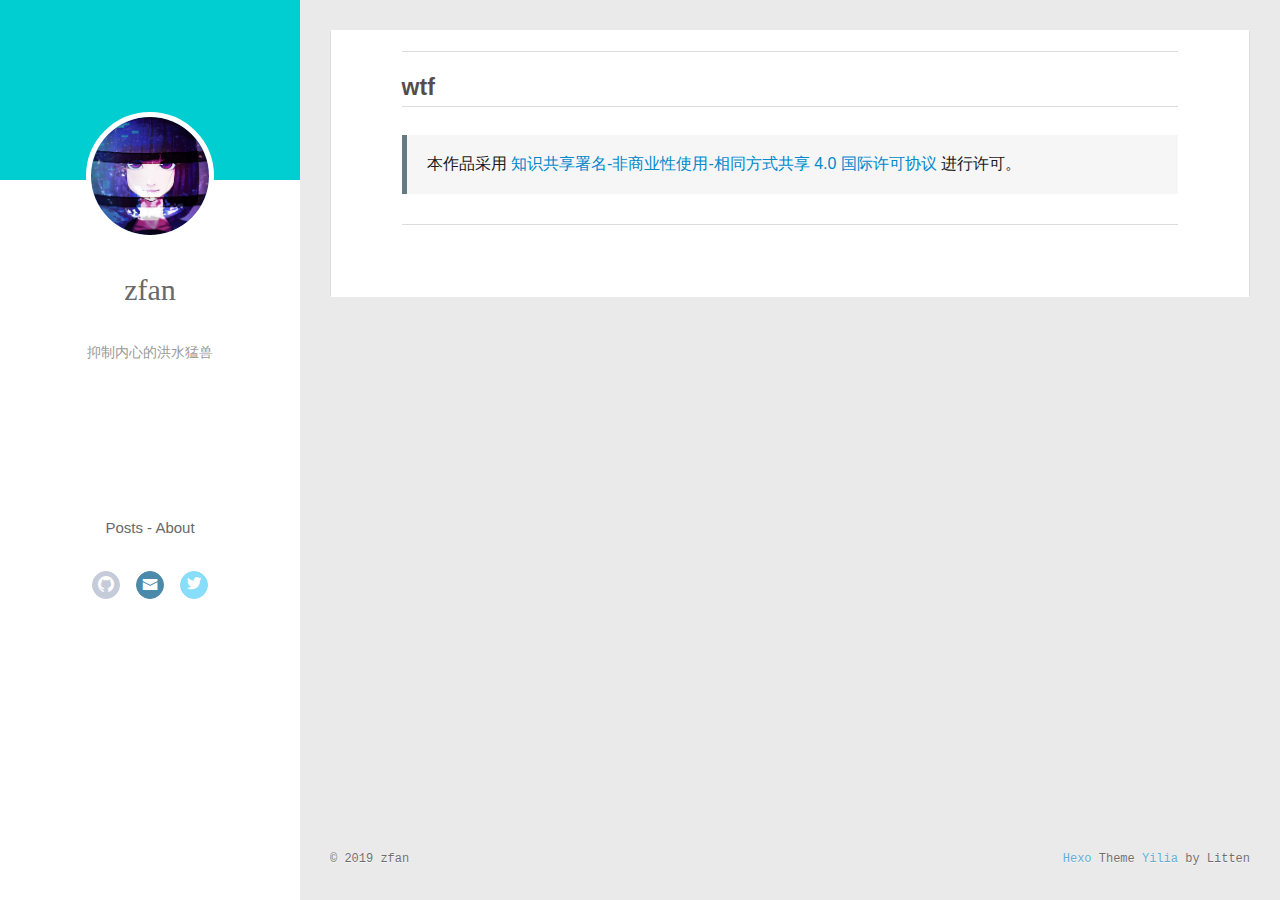
<file: about/index.html>
<!DOCTYPE html>
<html>
<head><meta name="generator" content="Hexo 3.8.0">
  <meta charset="utf-8">
  
  <meta name="renderer" content="webkit">
  <meta http-equiv="X-UA-Compatible" content="IE=edge">
  <link rel="dns-prefetch" href="http://puredark233.github.io">
  <title>zfan&#39;s blog</title>
  <meta name="viewport" content="width=device-width, initial-scale=1, maximum-scale=1">
  <meta name="description" content="wtf">
<meta property="og:type" content="website">
<meta property="og:title" content="zfan&#39;s blog">
<meta property="og:url" content="http://puredark233.github.io/about/index.html">
<meta property="og:site_name" content="zfan&#39;s blog">
<meta property="og:description" content="wtf">
<meta property="og:locale" content="default">
<meta property="og:updated_time" content="2019-04-03T06:44:57.108Z">
<meta name="twitter:card" content="summary">
<meta name="twitter:title" content="zfan&#39;s blog">
<meta name="twitter:description" content="wtf">
  
    <link rel="alternative" href="/atom.xml" title="zfan&#39;s blog" type="application/atom+xml">
  
  
    <link rel="icon" href="/img/AnnaAvatar.jpg">
  
  <link rel="stylesheet" type="text/css" href="/./main.0cf68a.css">
  <style type="text/css">
  
    #container.show {
      background: linear-gradient(200deg,#ccc,#000);
    }
  </style>
  

  

</head>
</html>
<body>
  <div id="container" q-class="show:isCtnShow">
    <canvas id="anm-canvas" class="anm-canvas"></canvas>
    <div class="left-col" q-class="show:isShow">
      
<div class="overlay" style="background: #00CED1"></div>
<div class="intrude-less">
	<header id="header" class="inner">
		<a href="/" class="profilepic">
			<img src="/img/AnnaAvatar.jpg" class="js-avatar">
		</a>
		<hgroup>
		  <h1 class="header-author"><a href="/">zfan</a></h1>
		</hgroup>
		
		<p class="header-subtitle">抑制内心的洪水猛兽</p>
		

		<nav class="header-menu">
			<ul>
			
			</ul>
		</nav>
		<nav class="header-smart-menu">
    		
    			
    			<a q-on="click: openSlider(e, 'innerArchive')" href="javascript:void(0)">Posts</a>
    			
            
    			
            
    			
    			<a q-on="click: openSlider(e, 'aboutme')" href="javascript:void(0)">About</a>
    			
            
		</nav>
		<nav class="header-nav">
			<div class="social">
				
					<a class="github" target="_blank" href="https://github.com/PureDark233" title="github"><i class="icon-github"></i></a>
		        
					<a class="mail" target="_blank" href="mailto:zfan1998@foxmail.com" title="mail"><i class="icon-mail"></i></a>
		        
					<a class="twitter" target="_blank" href="https://twitter.com/puredark233" title="twitter"><i class="icon-twitter"></i></a>
		        
			</div>
		</nav>
	</header>		
</div>

    </div>
    <div class="mid-col" q-class="show:isShow,hide:isShow|isFalse">
      
<nav id="mobile-nav">
  	<div class="overlay js-overlay" style="background: #00CED1"></div>
	<div class="btnctn js-mobile-btnctn">
  		<div class="slider-trigger list" q-on="click: openSlider(e)"><i class="icon icon-sort"></i></div>
	</div>
	<div class="intrude-less">
		<header id="header" class="inner">
			<div class="profilepic">
				<img src="/img/AnnaAvatar.jpg" class="js-avatar">
			</div>
			<hgroup>
			  <h1 class="header-author js-header-author">zfan</h1>
			</hgroup>
			
			<p class="header-subtitle"><i class="icon icon-quo-left"></i>抑制内心的洪水猛兽<i class="icon icon-quo-right"></i></p>
			
			
			
			
			
			<nav class="header-nav">
				<div class="social">
					
						<a class="github" target="_blank" href="https://github.com/PureDark233" title="github"><i class="icon-github"></i></a>
			        
						<a class="mail" target="_blank" href="mailto:zfan1998@foxmail.com" title="mail"><i class="icon-mail"></i></a>
			        
						<a class="twitter" target="_blank" href="https://twitter.com/puredark233" title="twitter"><i class="icon-twitter"></i></a>
			        
				</div>
			</nav>

			<nav class="header-menu js-header-menu">
				<ul style="width: 50%">
				
				
				</ul>
			</nav>
		</header>				
	</div>
	<div class="mobile-mask" style="display:none" q-show="isShow"></div>
</nav>

      <div id="wrapper" class="body-wrap">
        <div class="menu-l">
          <div class="canvas-wrap">
            <canvas data-colors="#eaeaea" data-sectionHeight="100" data-contentId="js-content" id="myCanvas1" class="anm-canvas"></canvas>
          </div>
          <div id="js-content" class="content-ll">
            <article id="page-" class="article article-type-page " itemscope itemprop="blogPost">
  <div class="article-inner">
    
    <div class="article-entry" itemprop="articleBody">
      
        <hr>
<h2 id="wtf"><a href="#wtf" class="headerlink" title="wtf"></a>wtf</h2>
      
	  
		
		
		
		  <div>
			<blockquote>
				本作品采用
				<a rel="license" href="https://creativecommons.org/licenses/by-nc-sa/4.0/">知识共享署名-非商业性使用-相同方式共享 4.0 国际许可协议</a>
				进行许可。
				
			</blockquote>
		  </div>
		
      
    </div>
    <div class="article-info article-info-index">
      
      
      

      

      
      <div class="clearfix"></div>
    </div>
  </div>
</article>

  

<aside class="wrap-side-operation">
    <div class="mod-side-operation">
        
        <div class="jump-container" id="js-jump-container" style="display:none;">
            <a href="javascript:void(0)" class="mod-side-operation__jump-to-top">
                <i class="icon-font icon-back"></i>
            </a>
            <div id="js-jump-plan-container" class="jump-plan-container" style="top: -11px;">
                <i class="icon-font icon-plane jump-plane"></i>
            </div>
        </div>
        
        
    </div>
</aside>



  
  
  

  

  

  


          </div>
        </div>
      </div>
      <footer id="footer">
  <div class="outer">
    <div id="footer-info">
    	<div class="footer-left">
    		&copy; 2019 zfan
    	</div>
      	<div class="footer-right">
      		<a href="http://hexo.io/" target="_blank">Hexo</a>  Theme <a href="https://github.com/litten/hexo-theme-yilia" target="_blank">Yilia</a> by Litten
      	</div>
    </div>
  </div>
</footer>

    </div>
    <script>
	var yiliaConfig = {
		mathjax: true,
		isHome: false,
		isPost: false,
		isArchive: false,
		isTag: false,
		isCategory: false,
		open_in_new: false,
		toc_hide_index: true,
		root: "/",
		innerArchive: true,
		showTags: true
	}
</script>

<script>!function(t){function n(e){if(r[e])return r[e].exports;var i=r[e]={exports:{},id:e,loaded:!1};return t[e].call(i.exports,i,i.exports,n),i.loaded=!0,i.exports}var r={};n.m=t,n.c=r,n.p="./",n(0)}([function(t,n,r){r(195),t.exports=r(191)},function(t,n,r){var e=r(3),i=r(52),o=r(27),u=r(28),c=r(53),f="prototype",a=function(t,n,r){var s,l,h,v,p=t&a.F,d=t&a.G,y=t&a.S,g=t&a.P,b=t&a.B,m=d?e:y?e[n]||(e[n]={}):(e[n]||{})[f],x=d?i:i[n]||(i[n]={}),w=x[f]||(x[f]={});d&&(r=n);for(s in r)l=!p&&m&&void 0!==m[s],h=(l?m:r)[s],v=b&&l?c(h,e):g&&"function"==typeof h?c(Function.call,h):h,m&&u(m,s,h,t&a.U),x[s]!=h&&o(x,s,v),g&&w[s]!=h&&(w[s]=h)};e.core=i,a.F=1,a.G=2,a.S=4,a.P=8,a.B=16,a.W=32,a.U=64,a.R=128,t.exports=a},function(t,n,r){var e=r(6);t.exports=function(t){if(!e(t))throw TypeError(t+" is not an object!");return t}},function(t,n){var r=t.exports="undefined"!=typeof window&&window.Math==Math?window:"undefined"!=typeof self&&self.Math==Math?self:Function("return this")();"number"==typeof __g&&(__g=r)},function(t,n){t.exports=function(t){try{return!!t()}catch(t){return!0}}},function(t,n){var r=t.exports="undefined"!=typeof window&&window.Math==Math?window:"undefined"!=typeof self&&self.Math==Math?self:Function("return this")();"number"==typeof __g&&(__g=r)},function(t,n){t.exports=function(t){return"object"==typeof t?null!==t:"function"==typeof t}},function(t,n,r){var e=r(126)("wks"),i=r(76),o=r(3).Symbol,u="function"==typeof o;(t.exports=function(t){return e[t]||(e[t]=u&&o[t]||(u?o:i)("Symbol."+t))}).store=e},function(t,n){var r={}.hasOwnProperty;t.exports=function(t,n){return r.call(t,n)}},function(t,n,r){var e=r(94),i=r(33);t.exports=function(t){return e(i(t))}},function(t,n,r){t.exports=!r(4)(function(){return 7!=Object.defineProperty({},"a",{get:function(){return 7}}).a})},function(t,n,r){var e=r(2),i=r(167),o=r(50),u=Object.defineProperty;n.f=r(10)?Object.defineProperty:function(t,n,r){if(e(t),n=o(n,!0),e(r),i)try{return u(t,n,r)}catch(t){}if("get"in r||"set"in r)throw TypeError("Accessors not supported!");return"value"in r&&(t[n]=r.value),t}},function(t,n,r){t.exports=!r(18)(function(){return 7!=Object.defineProperty({},"a",{get:function(){return 7}}).a})},function(t,n,r){var e=r(14),i=r(22);t.exports=r(12)?function(t,n,r){return e.f(t,n,i(1,r))}:function(t,n,r){return t[n]=r,t}},function(t,n,r){var e=r(20),i=r(58),o=r(42),u=Object.defineProperty;n.f=r(12)?Object.defineProperty:function(t,n,r){if(e(t),n=o(n,!0),e(r),i)try{return u(t,n,r)}catch(t){}if("get"in r||"set"in r)throw TypeError("Accessors not supported!");return"value"in r&&(t[n]=r.value),t}},function(t,n,r){var e=r(40)("wks"),i=r(23),o=r(5).Symbol,u="function"==typeof o;(t.exports=function(t){return e[t]||(e[t]=u&&o[t]||(u?o:i)("Symbol."+t))}).store=e},function(t,n,r){var e=r(67),i=Math.min;t.exports=function(t){return t>0?i(e(t),9007199254740991):0}},function(t,n,r){var e=r(46);t.exports=function(t){return Object(e(t))}},function(t,n){t.exports=function(t){try{return!!t()}catch(t){return!0}}},function(t,n,r){var e=r(63),i=r(34);t.exports=Object.keys||function(t){return e(t,i)}},function(t,n,r){var e=r(21);t.exports=function(t){if(!e(t))throw TypeError(t+" is not an object!");return t}},function(t,n){t.exports=function(t){return"object"==typeof t?null!==t:"function"==typeof t}},function(t,n){t.exports=function(t,n){return{enumerable:!(1&t),configurable:!(2&t),writable:!(4&t),value:n}}},function(t,n){var r=0,e=Math.random();t.exports=function(t){return"Symbol(".concat(void 0===t?"":t,")_",(++r+e).toString(36))}},function(t,n){var r={}.hasOwnProperty;t.exports=function(t,n){return r.call(t,n)}},function(t,n){var r=t.exports={version:"2.4.0"};"number"==typeof __e&&(__e=r)},function(t,n){t.exports=function(t){if("function"!=typeof t)throw TypeError(t+" is not a function!");return t}},function(t,n,r){var e=r(11),i=r(66);t.exports=r(10)?function(t,n,r){return e.f(t,n,i(1,r))}:function(t,n,r){return t[n]=r,t}},function(t,n,r){var e=r(3),i=r(27),o=r(24),u=r(76)("src"),c="toString",f=Function[c],a=(""+f).split(c);r(52).inspectSource=function(t){return f.call(t)},(t.exports=function(t,n,r,c){var f="function"==typeof r;f&&(o(r,"name")||i(r,"name",n)),t[n]!==r&&(f&&(o(r,u)||i(r,u,t[n]?""+t[n]:a.join(String(n)))),t===e?t[n]=r:c?t[n]?t[n]=r:i(t,n,r):(delete t[n],i(t,n,r)))})(Function.prototype,c,function(){return"function"==typeof this&&this[u]||f.call(this)})},function(t,n,r){var e=r(1),i=r(4),o=r(46),u=function(t,n,r,e){var i=String(o(t)),u="<"+n;return""!==r&&(u+=" "+r+'="'+String(e).replace(/"/g,"&quot;")+'"'),u+">"+i+"</"+n+">"};t.exports=function(t,n){var r={};r[t]=n(u),e(e.P+e.F*i(function(){var n=""[t]('"');return n!==n.toLowerCase()||n.split('"').length>3}),"String",r)}},function(t,n,r){var e=r(115),i=r(46);t.exports=function(t){return e(i(t))}},function(t,n,r){var e=r(116),i=r(66),o=r(30),u=r(50),c=r(24),f=r(167),a=Object.getOwnPropertyDescriptor;n.f=r(10)?a:function(t,n){if(t=o(t),n=u(n,!0),f)try{return a(t,n)}catch(t){}if(c(t,n))return i(!e.f.call(t,n),t[n])}},function(t,n,r){var e=r(24),i=r(17),o=r(145)("IE_PROTO"),u=Object.prototype;t.exports=Object.getPrototypeOf||function(t){return t=i(t),e(t,o)?t[o]:"function"==typeof t.constructor&&t instanceof t.constructor?t.constructor.prototype:t instanceof Object?u:null}},function(t,n){t.exports=function(t){if(void 0==t)throw TypeError("Can't call method on  "+t);return t}},function(t,n){t.exports="constructor,hasOwnProperty,isPrototypeOf,propertyIsEnumerable,toLocaleString,toString,valueOf".split(",")},function(t,n){t.exports={}},function(t,n){t.exports=!0},function(t,n){n.f={}.propertyIsEnumerable},function(t,n,r){var e=r(14).f,i=r(8),o=r(15)("toStringTag");t.exports=function(t,n,r){t&&!i(t=r?t:t.prototype,o)&&e(t,o,{configurable:!0,value:n})}},function(t,n,r){var e=r(40)("keys"),i=r(23);t.exports=function(t){return e[t]||(e[t]=i(t))}},function(t,n,r){var e=r(5),i="__core-js_shared__",o=e[i]||(e[i]={});t.exports=function(t){return o[t]||(o[t]={})}},function(t,n){var r=Math.ceil,e=Math.floor;t.exports=function(t){return isNaN(t=+t)?0:(t>0?e:r)(t)}},function(t,n,r){var e=r(21);t.exports=function(t,n){if(!e(t))return t;var r,i;if(n&&"function"==typeof(r=t.toString)&&!e(i=r.call(t)))return i;if("function"==typeof(r=t.valueOf)&&!e(i=r.call(t)))return i;if(!n&&"function"==typeof(r=t.toString)&&!e(i=r.call(t)))return i;throw TypeError("Can't convert object to primitive value")}},function(t,n,r){var e=r(5),i=r(25),o=r(36),u=r(44),c=r(14).f;t.exports=function(t){var n=i.Symbol||(i.Symbol=o?{}:e.Symbol||{});"_"==t.charAt(0)||t in n||c(n,t,{value:u.f(t)})}},function(t,n,r){n.f=r(15)},function(t,n){var r={}.toString;t.exports=function(t){return r.call(t).slice(8,-1)}},function(t,n){t.exports=function(t){if(void 0==t)throw TypeError("Can't call method on  "+t);return t}},function(t,n,r){var e=r(4);t.exports=function(t,n){return!!t&&e(function(){n?t.call(null,function(){},1):t.call(null)})}},function(t,n,r){var e=r(53),i=r(115),o=r(17),u=r(16),c=r(203);t.exports=function(t,n){var r=1==t,f=2==t,a=3==t,s=4==t,l=6==t,h=5==t||l,v=n||c;return function(n,c,p){for(var d,y,g=o(n),b=i(g),m=e(c,p,3),x=u(b.length),w=0,S=r?v(n,x):f?v(n,0):void 0;x>w;w++)if((h||w in b)&&(d=b[w],y=m(d,w,g),t))if(r)S[w]=y;else if(y)switch(t){case 3:return!0;case 5:return d;case 6:return w;case 2:S.push(d)}else if(s)return!1;return l?-1:a||s?s:S}}},function(t,n,r){var e=r(1),i=r(52),o=r(4);t.exports=function(t,n){var r=(i.Object||{})[t]||Object[t],u={};u[t]=n(r),e(e.S+e.F*o(function(){r(1)}),"Object",u)}},function(t,n,r){var e=r(6);t.exports=function(t,n){if(!e(t))return t;var r,i;if(n&&"function"==typeof(r=t.toString)&&!e(i=r.call(t)))return i;if("function"==typeof(r=t.valueOf)&&!e(i=r.call(t)))return i;if(!n&&"function"==typeof(r=t.toString)&&!e(i=r.call(t)))return i;throw TypeError("Can't convert object to primitive value")}},function(t,n,r){var e=r(5),i=r(25),o=r(91),u=r(13),c="prototype",f=function(t,n,r){var a,s,l,h=t&f.F,v=t&f.G,p=t&f.S,d=t&f.P,y=t&f.B,g=t&f.W,b=v?i:i[n]||(i[n]={}),m=b[c],x=v?e:p?e[n]:(e[n]||{})[c];v&&(r=n);for(a in r)(s=!h&&x&&void 0!==x[a])&&a in b||(l=s?x[a]:r[a],b[a]=v&&"function"!=typeof x[a]?r[a]:y&&s?o(l,e):g&&x[a]==l?function(t){var n=function(n,r,e){if(this instanceof t){switch(arguments.length){case 0:return new t;case 1:return new t(n);case 2:return new t(n,r)}return new t(n,r,e)}return t.apply(this,arguments)};return n[c]=t[c],n}(l):d&&"function"==typeof l?o(Function.call,l):l,d&&((b.virtual||(b.virtual={}))[a]=l,t&f.R&&m&&!m[a]&&u(m,a,l)))};f.F=1,f.G=2,f.S=4,f.P=8,f.B=16,f.W=32,f.U=64,f.R=128,t.exports=f},function(t,n){var r=t.exports={version:"2.4.0"};"number"==typeof __e&&(__e=r)},function(t,n,r){var e=r(26);t.exports=function(t,n,r){if(e(t),void 0===n)return t;switch(r){case 1:return function(r){return t.call(n,r)};case 2:return function(r,e){return t.call(n,r,e)};case 3:return function(r,e,i){return t.call(n,r,e,i)}}return function(){return t.apply(n,arguments)}}},function(t,n,r){var e=r(183),i=r(1),o=r(126)("metadata"),u=o.store||(o.store=new(r(186))),c=function(t,n,r){var i=u.get(t);if(!i){if(!r)return;u.set(t,i=new e)}var o=i.get(n);if(!o){if(!r)return;i.set(n,o=new e)}return o},f=function(t,n,r){var e=c(n,r,!1);return void 0!==e&&e.has(t)},a=function(t,n,r){var e=c(n,r,!1);return void 0===e?void 0:e.get(t)},s=function(t,n,r,e){c(r,e,!0).set(t,n)},l=function(t,n){var r=c(t,n,!1),e=[];return r&&r.forEach(function(t,n){e.push(n)}),e},h=function(t){return void 0===t||"symbol"==typeof t?t:String(t)},v=function(t){i(i.S,"Reflect",t)};t.exports={store:u,map:c,has:f,get:a,set:s,keys:l,key:h,exp:v}},function(t,n,r){"use strict";if(r(10)){var e=r(69),i=r(3),o=r(4),u=r(1),c=r(127),f=r(152),a=r(53),s=r(68),l=r(66),h=r(27),v=r(73),p=r(67),d=r(16),y=r(75),g=r(50),b=r(24),m=r(180),x=r(114),w=r(6),S=r(17),_=r(137),O=r(70),E=r(32),P=r(71).f,j=r(154),F=r(76),M=r(7),A=r(48),N=r(117),T=r(146),I=r(155),k=r(80),L=r(123),R=r(74),C=r(130),D=r(160),U=r(11),W=r(31),G=U.f,B=W.f,V=i.RangeError,z=i.TypeError,q=i.Uint8Array,K="ArrayBuffer",J="Shared"+K,Y="BYTES_PER_ELEMENT",H="prototype",$=Array[H],X=f.ArrayBuffer,Q=f.DataView,Z=A(0),tt=A(2),nt=A(3),rt=A(4),et=A(5),it=A(6),ot=N(!0),ut=N(!1),ct=I.values,ft=I.keys,at=I.entries,st=$.lastIndexOf,lt=$.reduce,ht=$.reduceRight,vt=$.join,pt=$.sort,dt=$.slice,yt=$.toString,gt=$.toLocaleString,bt=M("iterator"),mt=M("toStringTag"),xt=F("typed_constructor"),wt=F("def_constructor"),St=c.CONSTR,_t=c.TYPED,Ot=c.VIEW,Et="Wrong length!",Pt=A(1,function(t,n){return Tt(T(t,t[wt]),n)}),jt=o(function(){return 1===new q(new Uint16Array([1]).buffer)[0]}),Ft=!!q&&!!q[H].set&&o(function(){new q(1).set({})}),Mt=function(t,n){if(void 0===t)throw z(Et);var r=+t,e=d(t);if(n&&!m(r,e))throw V(Et);return e},At=function(t,n){var r=p(t);if(r<0||r%n)throw V("Wrong offset!");return r},Nt=function(t){if(w(t)&&_t in t)return t;throw z(t+" is not a typed array!")},Tt=function(t,n){if(!(w(t)&&xt in t))throw z("It is not a typed array constructor!");return new t(n)},It=function(t,n){return kt(T(t,t[wt]),n)},kt=function(t,n){for(var r=0,e=n.length,i=Tt(t,e);e>r;)i[r]=n[r++];return i},Lt=function(t,n,r){G(t,n,{get:function(){return this._d[r]}})},Rt=function(t){var n,r,e,i,o,u,c=S(t),f=arguments.length,s=f>1?arguments[1]:void 0,l=void 0!==s,h=j(c);if(void 0!=h&&!_(h)){for(u=h.call(c),e=[],n=0;!(o=u.next()).done;n++)e.push(o.value);c=e}for(l&&f>2&&(s=a(s,arguments[2],2)),n=0,r=d(c.length),i=Tt(this,r);r>n;n++)i[n]=l?s(c[n],n):c[n];return i},Ct=function(){for(var t=0,n=arguments.length,r=Tt(this,n);n>t;)r[t]=arguments[t++];return r},Dt=!!q&&o(function(){gt.call(new q(1))}),Ut=function(){return gt.apply(Dt?dt.call(Nt(this)):Nt(this),arguments)},Wt={copyWithin:function(t,n){return D.call(Nt(this),t,n,arguments.length>2?arguments[2]:void 0)},every:function(t){return rt(Nt(this),t,arguments.length>1?arguments[1]:void 0)},fill:function(t){return C.apply(Nt(this),arguments)},filter:function(t){return It(this,tt(Nt(this),t,arguments.length>1?arguments[1]:void 0))},find:function(t){return et(Nt(this),t,arguments.length>1?arguments[1]:void 0)},findIndex:function(t){return it(Nt(this),t,arguments.length>1?arguments[1]:void 0)},forEach:function(t){Z(Nt(this),t,arguments.length>1?arguments[1]:void 0)},indexOf:function(t){return ut(Nt(this),t,arguments.length>1?arguments[1]:void 0)},includes:function(t){return ot(Nt(this),t,arguments.length>1?arguments[1]:void 0)},join:function(t){return vt.apply(Nt(this),arguments)},lastIndexOf:function(t){return st.apply(Nt(this),arguments)},map:function(t){return Pt(Nt(this),t,arguments.length>1?arguments[1]:void 0)},reduce:function(t){return lt.apply(Nt(this),arguments)},reduceRight:function(t){return ht.apply(Nt(this),arguments)},reverse:function(){for(var t,n=this,r=Nt(n).length,e=Math.floor(r/2),i=0;i<e;)t=n[i],n[i++]=n[--r],n[r]=t;return n},some:function(t){return nt(Nt(this),t,arguments.length>1?arguments[1]:void 0)},sort:function(t){return pt.call(Nt(this),t)},subarray:function(t,n){var r=Nt(this),e=r.length,i=y(t,e);return new(T(r,r[wt]))(r.buffer,r.byteOffset+i*r.BYTES_PER_ELEMENT,d((void 0===n?e:y(n,e))-i))}},Gt=function(t,n){return It(this,dt.call(Nt(this),t,n))},Bt=function(t){Nt(this);var n=At(arguments[1],1),r=this.length,e=S(t),i=d(e.length),o=0;if(i+n>r)throw V(Et);for(;o<i;)this[n+o]=e[o++]},Vt={entries:function(){return at.call(Nt(this))},keys:function(){return ft.call(Nt(this))},values:function(){return ct.call(Nt(this))}},zt=function(t,n){return w(t)&&t[_t]&&"symbol"!=typeof n&&n in t&&String(+n)==String(n)},qt=function(t,n){return zt(t,n=g(n,!0))?l(2,t[n]):B(t,n)},Kt=function(t,n,r){return!(zt(t,n=g(n,!0))&&w(r)&&b(r,"value"))||b(r,"get")||b(r,"set")||r.configurable||b(r,"writable")&&!r.writable||b(r,"enumerable")&&!r.enumerable?G(t,n,r):(t[n]=r.value,t)};St||(W.f=qt,U.f=Kt),u(u.S+u.F*!St,"Object",{getOwnPropertyDescriptor:qt,defineProperty:Kt}),o(function(){yt.call({})})&&(yt=gt=function(){return vt.call(this)});var Jt=v({},Wt);v(Jt,Vt),h(Jt,bt,Vt.values),v(Jt,{slice:Gt,set:Bt,constructor:function(){},toString:yt,toLocaleString:Ut}),Lt(Jt,"buffer","b"),Lt(Jt,"byteOffset","o"),Lt(Jt,"byteLength","l"),Lt(Jt,"length","e"),G(Jt,mt,{get:function(){return this[_t]}}),t.exports=function(t,n,r,f){f=!!f;var a=t+(f?"Clamped":"")+"Array",l="Uint8Array"!=a,v="get"+t,p="set"+t,y=i[a],g=y||{},b=y&&E(y),m=!y||!c.ABV,S={},_=y&&y[H],j=function(t,r){var e=t._d;return e.v[v](r*n+e.o,jt)},F=function(t,r,e){var i=t._d;f&&(e=(e=Math.round(e))<0?0:e>255?255:255&e),i.v[p](r*n+i.o,e,jt)},M=function(t,n){G(t,n,{get:function(){return j(this,n)},set:function(t){return F(this,n,t)},enumerable:!0})};m?(y=r(function(t,r,e,i){s(t,y,a,"_d");var o,u,c,f,l=0,v=0;if(w(r)){if(!(r instanceof X||(f=x(r))==K||f==J))return _t in r?kt(y,r):Rt.call(y,r);o=r,v=At(e,n);var p=r.byteLength;if(void 0===i){if(p%n)throw V(Et);if((u=p-v)<0)throw V(Et)}else if((u=d(i)*n)+v>p)throw V(Et);c=u/n}else c=Mt(r,!0),u=c*n,o=new X(u);for(h(t,"_d",{b:o,o:v,l:u,e:c,v:new Q(o)});l<c;)M(t,l++)}),_=y[H]=O(Jt),h(_,"constructor",y)):L(function(t){new y(null),new y(t)},!0)||(y=r(function(t,r,e,i){s(t,y,a);var o;return w(r)?r instanceof X||(o=x(r))==K||o==J?void 0!==i?new g(r,At(e,n),i):void 0!==e?new g(r,At(e,n)):new g(r):_t in r?kt(y,r):Rt.call(y,r):new g(Mt(r,l))}),Z(b!==Function.prototype?P(g).concat(P(b)):P(g),function(t){t in y||h(y,t,g[t])}),y[H]=_,e||(_.constructor=y));var A=_[bt],N=!!A&&("values"==A.name||void 0==A.name),T=Vt.values;h(y,xt,!0),h(_,_t,a),h(_,Ot,!0),h(_,wt,y),(f?new y(1)[mt]==a:mt in _)||G(_,mt,{get:function(){return a}}),S[a]=y,u(u.G+u.W+u.F*(y!=g),S),u(u.S,a,{BYTES_PER_ELEMENT:n,from:Rt,of:Ct}),Y in _||h(_,Y,n),u(u.P,a,Wt),R(a),u(u.P+u.F*Ft,a,{set:Bt}),u(u.P+u.F*!N,a,Vt),u(u.P+u.F*(_.toString!=yt),a,{toString:yt}),u(u.P+u.F*o(function(){new y(1).slice()}),a,{slice:Gt}),u(u.P+u.F*(o(function(){return[1,2].toLocaleString()!=new y([1,2]).toLocaleString()})||!o(function(){_.toLocaleString.call([1,2])})),a,{toLocaleString:Ut}),k[a]=N?A:T,e||N||h(_,bt,T)}}else t.exports=function(){}},function(t,n){var r={}.toString;t.exports=function(t){return r.call(t).slice(8,-1)}},function(t,n,r){var e=r(21),i=r(5).document,o=e(i)&&e(i.createElement);t.exports=function(t){return o?i.createElement(t):{}}},function(t,n,r){t.exports=!r(12)&&!r(18)(function(){return 7!=Object.defineProperty(r(57)("div"),"a",{get:function(){return 7}}).a})},function(t,n,r){"use strict";var e=r(36),i=r(51),o=r(64),u=r(13),c=r(8),f=r(35),a=r(96),s=r(38),l=r(103),h=r(15)("iterator"),v=!([].keys&&"next"in[].keys()),p="keys",d="values",y=function(){return this};t.exports=function(t,n,r,g,b,m,x){a(r,n,g);var w,S,_,O=function(t){if(!v&&t in F)return F[t];switch(t){case p:case d:return function(){return new r(this,t)}}return function(){return new r(this,t)}},E=n+" Iterator",P=b==d,j=!1,F=t.prototype,M=F[h]||F["@@iterator"]||b&&F[b],A=M||O(b),N=b?P?O("entries"):A:void 0,T="Array"==n?F.entries||M:M;if(T&&(_=l(T.call(new t)))!==Object.prototype&&(s(_,E,!0),e||c(_,h)||u(_,h,y)),P&&M&&M.name!==d&&(j=!0,A=function(){return M.call(this)}),e&&!x||!v&&!j&&F[h]||u(F,h,A),f[n]=A,f[E]=y,b)if(w={values:P?A:O(d),keys:m?A:O(p),entries:N},x)for(S in w)S in F||o(F,S,w[S]);else i(i.P+i.F*(v||j),n,w);return w}},function(t,n,r){var e=r(20),i=r(100),o=r(34),u=r(39)("IE_PROTO"),c=function(){},f="prototype",a=function(){var t,n=r(57)("iframe"),e=o.length;for(n.style.display="none",r(93).appendChild(n),n.src="javascript:",t=n.contentWindow.document,t.open(),t.write("<script>document.F=Object<\/script>"),t.close(),a=t.F;e--;)delete a[f][o[e]];return a()};t.exports=Object.create||function(t,n){var r;return null!==t?(c[f]=e(t),r=new c,c[f]=null,r[u]=t):r=a(),void 0===n?r:i(r,n)}},function(t,n,r){var e=r(63),i=r(34).concat("length","prototype");n.f=Object.getOwnPropertyNames||function(t){return e(t,i)}},function(t,n){n.f=Object.getOwnPropertySymbols},function(t,n,r){var e=r(8),i=r(9),o=r(90)(!1),u=r(39)("IE_PROTO");t.exports=function(t,n){var r,c=i(t),f=0,a=[];for(r in c)r!=u&&e(c,r)&&a.push(r);for(;n.length>f;)e(c,r=n[f++])&&(~o(a,r)||a.push(r));return a}},function(t,n,r){t.exports=r(13)},function(t,n,r){var e=r(76)("meta"),i=r(6),o=r(24),u=r(11).f,c=0,f=Object.isExtensible||function(){return!0},a=!r(4)(function(){return f(Object.preventExtensions({}))}),s=function(t){u(t,e,{value:{i:"O"+ ++c,w:{}}})},l=function(t,n){if(!i(t))return"symbol"==typeof t?t:("string"==typeof t?"S":"P")+t;if(!o(t,e)){if(!f(t))return"F";if(!n)return"E";s(t)}return t[e].i},h=function(t,n){if(!o(t,e)){if(!f(t))return!0;if(!n)return!1;s(t)}return t[e].w},v=function(t){return a&&p.NEED&&f(t)&&!o(t,e)&&s(t),t},p=t.exports={KEY:e,NEED:!1,fastKey:l,getWeak:h,onFreeze:v}},function(t,n){t.exports=function(t,n){return{enumerable:!(1&t),configurable:!(2&t),writable:!(4&t),value:n}}},function(t,n){var r=Math.ceil,e=Math.floor;t.exports=function(t){return isNaN(t=+t)?0:(t>0?e:r)(t)}},function(t,n){t.exports=function(t,n,r,e){if(!(t instanceof n)||void 0!==e&&e in t)throw TypeError(r+": incorrect invocation!");return t}},function(t,n){t.exports=!1},function(t,n,r){var e=r(2),i=r(173),o=r(133),u=r(145)("IE_PROTO"),c=function(){},f="prototype",a=function(){var t,n=r(132)("iframe"),e=o.length;for(n.style.display="none",r(135).appendChild(n),n.src="javascript:",t=n.contentWindow.document,t.open(),t.write("<script>document.F=Object<\/script>"),t.close(),a=t.F;e--;)delete a[f][o[e]];return a()};t.exports=Object.create||function(t,n){var r;return null!==t?(c[f]=e(t),r=new c,c[f]=null,r[u]=t):r=a(),void 0===n?r:i(r,n)}},function(t,n,r){var e=r(175),i=r(133).concat("length","prototype");n.f=Object.getOwnPropertyNames||function(t){return e(t,i)}},function(t,n,r){var e=r(175),i=r(133);t.exports=Object.keys||function(t){return e(t,i)}},function(t,n,r){var e=r(28);t.exports=function(t,n,r){for(var i in n)e(t,i,n[i],r);return t}},function(t,n,r){"use strict";var e=r(3),i=r(11),o=r(10),u=r(7)("species");t.exports=function(t){var n=e[t];o&&n&&!n[u]&&i.f(n,u,{configurable:!0,get:function(){return this}})}},function(t,n,r){var e=r(67),i=Math.max,o=Math.min;t.exports=function(t,n){return t=e(t),t<0?i(t+n,0):o(t,n)}},function(t,n){var r=0,e=Math.random();t.exports=function(t){return"Symbol(".concat(void 0===t?"":t,")_",(++r+e).toString(36))}},function(t,n,r){var e=r(33);t.exports=function(t){return Object(e(t))}},function(t,n,r){var e=r(7)("unscopables"),i=Array.prototype;void 0==i[e]&&r(27)(i,e,{}),t.exports=function(t){i[e][t]=!0}},function(t,n,r){var e=r(53),i=r(169),o=r(137),u=r(2),c=r(16),f=r(154),a={},s={},n=t.exports=function(t,n,r,l,h){var v,p,d,y,g=h?function(){return t}:f(t),b=e(r,l,n?2:1),m=0;if("function"!=typeof g)throw TypeError(t+" is not iterable!");if(o(g)){for(v=c(t.length);v>m;m++)if((y=n?b(u(p=t[m])[0],p[1]):b(t[m]))===a||y===s)return y}else for(d=g.call(t);!(p=d.next()).done;)if((y=i(d,b,p.value,n))===a||y===s)return y};n.BREAK=a,n.RETURN=s},function(t,n){t.exports={}},function(t,n,r){var e=r(11).f,i=r(24),o=r(7)("toStringTag");t.exports=function(t,n,r){t&&!i(t=r?t:t.prototype,o)&&e(t,o,{configurable:!0,value:n})}},function(t,n,r){var e=r(1),i=r(46),o=r(4),u=r(150),c="["+u+"]",f="​",a=RegExp("^"+c+c+"*"),s=RegExp(c+c+"*$"),l=function(t,n,r){var i={},c=o(function(){return!!u[t]()||f[t]()!=f}),a=i[t]=c?n(h):u[t];r&&(i[r]=a),e(e.P+e.F*c,"String",i)},h=l.trim=function(t,n){return t=String(i(t)),1&n&&(t=t.replace(a,"")),2&n&&(t=t.replace(s,"")),t};t.exports=l},function(t,n,r){t.exports={default:r(86),__esModule:!0}},function(t,n,r){t.exports={default:r(87),__esModule:!0}},function(t,n,r){"use strict";function e(t){return t&&t.__esModule?t:{default:t}}n.__esModule=!0;var i=r(84),o=e(i),u=r(83),c=e(u),f="function"==typeof c.default&&"symbol"==typeof o.default?function(t){return typeof t}:function(t){return t&&"function"==typeof c.default&&t.constructor===c.default&&t!==c.default.prototype?"symbol":typeof t};n.default="function"==typeof c.default&&"symbol"===f(o.default)?function(t){return void 0===t?"undefined":f(t)}:function(t){return t&&"function"==typeof c.default&&t.constructor===c.default&&t!==c.default.prototype?"symbol":void 0===t?"undefined":f(t)}},function(t,n,r){r(110),r(108),r(111),r(112),t.exports=r(25).Symbol},function(t,n,r){r(109),r(113),t.exports=r(44).f("iterator")},function(t,n){t.exports=function(t){if("function"!=typeof t)throw TypeError(t+" is not a function!");return t}},function(t,n){t.exports=function(){}},function(t,n,r){var e=r(9),i=r(106),o=r(105);t.exports=function(t){return function(n,r,u){var c,f=e(n),a=i(f.length),s=o(u,a);if(t&&r!=r){for(;a>s;)if((c=f[s++])!=c)return!0}else for(;a>s;s++)if((t||s in f)&&f[s]===r)return t||s||0;return!t&&-1}}},function(t,n,r){var e=r(88);t.exports=function(t,n,r){if(e(t),void 0===n)return t;switch(r){case 1:return function(r){return t.call(n,r)};case 2:return function(r,e){return t.call(n,r,e)};case 3:return function(r,e,i){return t.call(n,r,e,i)}}return function(){return t.apply(n,arguments)}}},function(t,n,r){var e=r(19),i=r(62),o=r(37);t.exports=function(t){var n=e(t),r=i.f;if(r)for(var u,c=r(t),f=o.f,a=0;c.length>a;)f.call(t,u=c[a++])&&n.push(u);return n}},function(t,n,r){t.exports=r(5).document&&document.documentElement},function(t,n,r){var e=r(56);t.exports=Object("z").propertyIsEnumerable(0)?Object:function(t){return"String"==e(t)?t.split(""):Object(t)}},function(t,n,r){var e=r(56);t.exports=Array.isArray||function(t){return"Array"==e(t)}},function(t,n,r){"use strict";var e=r(60),i=r(22),o=r(38),u={};r(13)(u,r(15)("iterator"),function(){return this}),t.exports=function(t,n,r){t.prototype=e(u,{next:i(1,r)}),o(t,n+" Iterator")}},function(t,n){t.exports=function(t,n){return{value:n,done:!!t}}},function(t,n,r){var e=r(19),i=r(9);t.exports=function(t,n){for(var r,o=i(t),u=e(o),c=u.length,f=0;c>f;)if(o[r=u[f++]]===n)return r}},function(t,n,r){var e=r(23)("meta"),i=r(21),o=r(8),u=r(14).f,c=0,f=Object.isExtensible||function(){return!0},a=!r(18)(function(){return f(Object.preventExtensions({}))}),s=function(t){u(t,e,{value:{i:"O"+ ++c,w:{}}})},l=function(t,n){if(!i(t))return"symbol"==typeof t?t:("string"==typeof t?"S":"P")+t;if(!o(t,e)){if(!f(t))return"F";if(!n)return"E";s(t)}return t[e].i},h=function(t,n){if(!o(t,e)){if(!f(t))return!0;if(!n)return!1;s(t)}return t[e].w},v=function(t){return a&&p.NEED&&f(t)&&!o(t,e)&&s(t),t},p=t.exports={KEY:e,NEED:!1,fastKey:l,getWeak:h,onFreeze:v}},function(t,n,r){var e=r(14),i=r(20),o=r(19);t.exports=r(12)?Object.defineProperties:function(t,n){i(t);for(var r,u=o(n),c=u.length,f=0;c>f;)e.f(t,r=u[f++],n[r]);return t}},function(t,n,r){var e=r(37),i=r(22),o=r(9),u=r(42),c=r(8),f=r(58),a=Object.getOwnPropertyDescriptor;n.f=r(12)?a:function(t,n){if(t=o(t),n=u(n,!0),f)try{return a(t,n)}catch(t){}if(c(t,n))return i(!e.f.call(t,n),t[n])}},function(t,n,r){var e=r(9),i=r(61).f,o={}.toString,u="object"==typeof window&&window&&Object.getOwnPropertyNames?Object.getOwnPropertyNames(window):[],c=function(t){try{return i(t)}catch(t){return u.slice()}};t.exports.f=function(t){return u&&"[object Window]"==o.call(t)?c(t):i(e(t))}},function(t,n,r){var e=r(8),i=r(77),o=r(39)("IE_PROTO"),u=Object.prototype;t.exports=Object.getPrototypeOf||function(t){return t=i(t),e(t,o)?t[o]:"function"==typeof t.constructor&&t instanceof t.constructor?t.constructor.prototype:t instanceof Object?u:null}},function(t,n,r){var e=r(41),i=r(33);t.exports=function(t){return function(n,r){var o,u,c=String(i(n)),f=e(r),a=c.length;return f<0||f>=a?t?"":void 0:(o=c.charCodeAt(f),o<55296||o>56319||f+1===a||(u=c.charCodeAt(f+1))<56320||u>57343?t?c.charAt(f):o:t?c.slice(f,f+2):u-56320+(o-55296<<10)+65536)}}},function(t,n,r){var e=r(41),i=Math.max,o=Math.min;t.exports=function(t,n){return t=e(t),t<0?i(t+n,0):o(t,n)}},function(t,n,r){var e=r(41),i=Math.min;t.exports=function(t){return t>0?i(e(t),9007199254740991):0}},function(t,n,r){"use strict";var e=r(89),i=r(97),o=r(35),u=r(9);t.exports=r(59)(Array,"Array",function(t,n){this._t=u(t),this._i=0,this._k=n},function(){var t=this._t,n=this._k,r=this._i++;return!t||r>=t.length?(this._t=void 0,i(1)):"keys"==n?i(0,r):"values"==n?i(0,t[r]):i(0,[r,t[r]])},"values"),o.Arguments=o.Array,e("keys"),e("values"),e("entries")},function(t,n){},function(t,n,r){"use strict";var e=r(104)(!0);r(59)(String,"String",function(t){this._t=String(t),this._i=0},function(){var t,n=this._t,r=this._i;return r>=n.length?{value:void 0,done:!0}:(t=e(n,r),this._i+=t.length,{value:t,done:!1})})},function(t,n,r){"use strict";var e=r(5),i=r(8),o=r(12),u=r(51),c=r(64),f=r(99).KEY,a=r(18),s=r(40),l=r(38),h=r(23),v=r(15),p=r(44),d=r(43),y=r(98),g=r(92),b=r(95),m=r(20),x=r(9),w=r(42),S=r(22),_=r(60),O=r(102),E=r(101),P=r(14),j=r(19),F=E.f,M=P.f,A=O.f,N=e.Symbol,T=e.JSON,I=T&&T.stringify,k="prototype",L=v("_hidden"),R=v("toPrimitive"),C={}.propertyIsEnumerable,D=s("symbol-registry"),U=s("symbols"),W=s("op-symbols"),G=Object[k],B="function"==typeof N,V=e.QObject,z=!V||!V[k]||!V[k].findChild,q=o&&a(function(){return 7!=_(M({},"a",{get:function(){return M(this,"a",{value:7}).a}})).a})?function(t,n,r){var e=F(G,n);e&&delete G[n],M(t,n,r),e&&t!==G&&M(G,n,e)}:M,K=function(t){var n=U[t]=_(N[k]);return n._k=t,n},J=B&&"symbol"==typeof N.iterator?function(t){return"symbol"==typeof t}:function(t){return t instanceof N},Y=function(t,n,r){return t===G&&Y(W,n,r),m(t),n=w(n,!0),m(r),i(U,n)?(r.enumerable?(i(t,L)&&t[L][n]&&(t[L][n]=!1),r=_(r,{enumerable:S(0,!1)})):(i(t,L)||M(t,L,S(1,{})),t[L][n]=!0),q(t,n,r)):M(t,n,r)},H=function(t,n){m(t);for(var r,e=g(n=x(n)),i=0,o=e.length;o>i;)Y(t,r=e[i++],n[r]);return t},$=function(t,n){return void 0===n?_(t):H(_(t),n)},X=function(t){var n=C.call(this,t=w(t,!0));return!(this===G&&i(U,t)&&!i(W,t))&&(!(n||!i(this,t)||!i(U,t)||i(this,L)&&this[L][t])||n)},Q=function(t,n){if(t=x(t),n=w(n,!0),t!==G||!i(U,n)||i(W,n)){var r=F(t,n);return!r||!i(U,n)||i(t,L)&&t[L][n]||(r.enumerable=!0),r}},Z=function(t){for(var n,r=A(x(t)),e=[],o=0;r.length>o;)i(U,n=r[o++])||n==L||n==f||e.push(n);return e},tt=function(t){for(var n,r=t===G,e=A(r?W:x(t)),o=[],u=0;e.length>u;)!i(U,n=e[u++])||r&&!i(G,n)||o.push(U[n]);return o};B||(N=function(){if(this instanceof N)throw TypeError("Symbol is not a constructor!");var t=h(arguments.length>0?arguments[0]:void 0),n=function(r){this===G&&n.call(W,r),i(this,L)&&i(this[L],t)&&(this[L][t]=!1),q(this,t,S(1,r))};return o&&z&&q(G,t,{configurable:!0,set:n}),K(t)},c(N[k],"toString",function(){return this._k}),E.f=Q,P.f=Y,r(61).f=O.f=Z,r(37).f=X,r(62).f=tt,o&&!r(36)&&c(G,"propertyIsEnumerable",X,!0),p.f=function(t){return K(v(t))}),u(u.G+u.W+u.F*!B,{Symbol:N});for(var nt="hasInstance,isConcatSpreadable,iterator,match,replace,search,species,split,toPrimitive,toStringTag,unscopables".split(","),rt=0;nt.length>rt;)v(nt[rt++]);for(var nt=j(v.store),rt=0;nt.length>rt;)d(nt[rt++]);u(u.S+u.F*!B,"Symbol",{for:function(t){return i(D,t+="")?D[t]:D[t]=N(t)},keyFor:function(t){if(J(t))return y(D,t);throw TypeError(t+" is not a symbol!")},useSetter:function(){z=!0},useSimple:function(){z=!1}}),u(u.S+u.F*!B,"Object",{create:$,defineProperty:Y,defineProperties:H,getOwnPropertyDescriptor:Q,getOwnPropertyNames:Z,getOwnPropertySymbols:tt}),T&&u(u.S+u.F*(!B||a(function(){var t=N();return"[null]"!=I([t])||"{}"!=I({a:t})||"{}"!=I(Object(t))})),"JSON",{stringify:function(t){if(void 0!==t&&!J(t)){for(var n,r,e=[t],i=1;arguments.length>i;)e.push(arguments[i++]);return n=e[1],"function"==typeof n&&(r=n),!r&&b(n)||(n=function(t,n){if(r&&(n=r.call(this,t,n)),!J(n))return n}),e[1]=n,I.apply(T,e)}}}),N[k][R]||r(13)(N[k],R,N[k].valueOf),l(N,"Symbol"),l(Math,"Math",!0),l(e.JSON,"JSON",!0)},function(t,n,r){r(43)("asyncIterator")},function(t,n,r){r(43)("observable")},function(t,n,r){r(107);for(var e=r(5),i=r(13),o=r(35),u=r(15)("toStringTag"),c=["NodeList","DOMTokenList","MediaList","StyleSheetList","CSSRuleList"],f=0;f<5;f++){var a=c[f],s=e[a],l=s&&s.prototype;l&&!l[u]&&i(l,u,a),o[a]=o.Array}},function(t,n,r){var e=r(45),i=r(7)("toStringTag"),o="Arguments"==e(function(){return arguments}()),u=function(t,n){try{return t[n]}catch(t){}};t.exports=function(t){var n,r,c;return void 0===t?"Undefined":null===t?"Null":"string"==typeof(r=u(n=Object(t),i))?r:o?e(n):"Object"==(c=e(n))&&"function"==typeof n.callee?"Arguments":c}},function(t,n,r){var e=r(45);t.exports=Object("z").propertyIsEnumerable(0)?Object:function(t){return"String"==e(t)?t.split(""):Object(t)}},function(t,n){n.f={}.propertyIsEnumerable},function(t,n,r){var e=r(30),i=r(16),o=r(75);t.exports=function(t){return function(n,r,u){var c,f=e(n),a=i(f.length),s=o(u,a);if(t&&r!=r){for(;a>s;)if((c=f[s++])!=c)return!0}else for(;a>s;s++)if((t||s in f)&&f[s]===r)return t||s||0;return!t&&-1}}},function(t,n,r){"use strict";var e=r(3),i=r(1),o=r(28),u=r(73),c=r(65),f=r(79),a=r(68),s=r(6),l=r(4),h=r(123),v=r(81),p=r(136);t.exports=function(t,n,r,d,y,g){var b=e[t],m=b,x=y?"set":"add",w=m&&m.prototype,S={},_=function(t){var n=w[t];o(w,t,"delete"==t?function(t){return!(g&&!s(t))&&n.call(this,0===t?0:t)}:"has"==t?function(t){return!(g&&!s(t))&&n.call(this,0===t?0:t)}:"get"==t?function(t){return g&&!s(t)?void 0:n.call(this,0===t?0:t)}:"add"==t?function(t){return n.call(this,0===t?0:t),this}:function(t,r){return n.call(this,0===t?0:t,r),this})};if("function"==typeof m&&(g||w.forEach&&!l(function(){(new m).entries().next()}))){var O=new m,E=O[x](g?{}:-0,1)!=O,P=l(function(){O.has(1)}),j=h(function(t){new m(t)}),F=!g&&l(function(){for(var t=new m,n=5;n--;)t[x](n,n);return!t.has(-0)});j||(m=n(function(n,r){a(n,m,t);var e=p(new b,n,m);return void 0!=r&&f(r,y,e[x],e),e}),m.prototype=w,w.constructor=m),(P||F)&&(_("delete"),_("has"),y&&_("get")),(F||E)&&_(x),g&&w.clear&&delete w.clear}else m=d.getConstructor(n,t,y,x),u(m.prototype,r),c.NEED=!0;return v(m,t),S[t]=m,i(i.G+i.W+i.F*(m!=b),S),g||d.setStrong(m,t,y),m}},function(t,n,r){"use strict";var e=r(27),i=r(28),o=r(4),u=r(46),c=r(7);t.exports=function(t,n,r){var f=c(t),a=r(u,f,""[t]),s=a[0],l=a[1];o(function(){var n={};return n[f]=function(){return 7},7!=""[t](n)})&&(i(String.prototype,t,s),e(RegExp.prototype,f,2==n?function(t,n){return l.call(t,this,n)}:function(t){return l.call(t,this)}))}
},function(t,n,r){"use strict";var e=r(2);t.exports=function(){var t=e(this),n="";return t.global&&(n+="g"),t.ignoreCase&&(n+="i"),t.multiline&&(n+="m"),t.unicode&&(n+="u"),t.sticky&&(n+="y"),n}},function(t,n){t.exports=function(t,n,r){var e=void 0===r;switch(n.length){case 0:return e?t():t.call(r);case 1:return e?t(n[0]):t.call(r,n[0]);case 2:return e?t(n[0],n[1]):t.call(r,n[0],n[1]);case 3:return e?t(n[0],n[1],n[2]):t.call(r,n[0],n[1],n[2]);case 4:return e?t(n[0],n[1],n[2],n[3]):t.call(r,n[0],n[1],n[2],n[3])}return t.apply(r,n)}},function(t,n,r){var e=r(6),i=r(45),o=r(7)("match");t.exports=function(t){var n;return e(t)&&(void 0!==(n=t[o])?!!n:"RegExp"==i(t))}},function(t,n,r){var e=r(7)("iterator"),i=!1;try{var o=[7][e]();o.return=function(){i=!0},Array.from(o,function(){throw 2})}catch(t){}t.exports=function(t,n){if(!n&&!i)return!1;var r=!1;try{var o=[7],u=o[e]();u.next=function(){return{done:r=!0}},o[e]=function(){return u},t(o)}catch(t){}return r}},function(t,n,r){t.exports=r(69)||!r(4)(function(){var t=Math.random();__defineSetter__.call(null,t,function(){}),delete r(3)[t]})},function(t,n){n.f=Object.getOwnPropertySymbols},function(t,n,r){var e=r(3),i="__core-js_shared__",o=e[i]||(e[i]={});t.exports=function(t){return o[t]||(o[t]={})}},function(t,n,r){for(var e,i=r(3),o=r(27),u=r(76),c=u("typed_array"),f=u("view"),a=!(!i.ArrayBuffer||!i.DataView),s=a,l=0,h="Int8Array,Uint8Array,Uint8ClampedArray,Int16Array,Uint16Array,Int32Array,Uint32Array,Float32Array,Float64Array".split(",");l<9;)(e=i[h[l++]])?(o(e.prototype,c,!0),o(e.prototype,f,!0)):s=!1;t.exports={ABV:a,CONSTR:s,TYPED:c,VIEW:f}},function(t,n){"use strict";var r={versions:function(){var t=window.navigator.userAgent;return{trident:t.indexOf("Trident")>-1,presto:t.indexOf("Presto")>-1,webKit:t.indexOf("AppleWebKit")>-1,gecko:t.indexOf("Gecko")>-1&&-1==t.indexOf("KHTML"),mobile:!!t.match(/AppleWebKit.*Mobile.*/),ios:!!t.match(/\(i[^;]+;( U;)? CPU.+Mac OS X/),android:t.indexOf("Android")>-1||t.indexOf("Linux")>-1,iPhone:t.indexOf("iPhone")>-1||t.indexOf("Mac")>-1,iPad:t.indexOf("iPad")>-1,webApp:-1==t.indexOf("Safari"),weixin:-1==t.indexOf("MicroMessenger")}}()};t.exports=r},function(t,n,r){"use strict";var e=r(85),i=function(t){return t&&t.__esModule?t:{default:t}}(e),o=function(){function t(t,n,e){return n||e?String.fromCharCode(n||e):r[t]||t}function n(t){return e[t]}var r={"&quot;":'"',"&lt;":"<","&gt;":">","&amp;":"&","&nbsp;":" "},e={};for(var u in r)e[r[u]]=u;return r["&apos;"]="'",e["'"]="&#39;",{encode:function(t){return t?(""+t).replace(/['<> "&]/g,n).replace(/\r?\n/g,"<br/>").replace(/\s/g,"&nbsp;"):""},decode:function(n){return n?(""+n).replace(/<br\s*\/?>/gi,"\n").replace(/&quot;|&lt;|&gt;|&amp;|&nbsp;|&apos;|&#(\d+);|&#(\d+)/g,t).replace(/\u00a0/g," "):""},encodeBase16:function(t){if(!t)return t;t+="";for(var n=[],r=0,e=t.length;e>r;r++)n.push(t.charCodeAt(r).toString(16).toUpperCase());return n.join("")},encodeBase16forJSON:function(t){if(!t)return t;t=t.replace(/[\u4E00-\u9FBF]/gi,function(t){return escape(t).replace("%u","\\u")});for(var n=[],r=0,e=t.length;e>r;r++)n.push(t.charCodeAt(r).toString(16).toUpperCase());return n.join("")},decodeBase16:function(t){if(!t)return t;t+="";for(var n=[],r=0,e=t.length;e>r;r+=2)n.push(String.fromCharCode("0x"+t.slice(r,r+2)));return n.join("")},encodeObject:function(t){if(t instanceof Array)for(var n=0,r=t.length;r>n;n++)t[n]=o.encodeObject(t[n]);else if("object"==(void 0===t?"undefined":(0,i.default)(t)))for(var e in t)t[e]=o.encodeObject(t[e]);else if("string"==typeof t)return o.encode(t);return t},loadScript:function(t){var n=document.createElement("script");document.getElementsByTagName("body")[0].appendChild(n),n.setAttribute("src",t)},addLoadEvent:function(t){var n=window.onload;"function"!=typeof window.onload?window.onload=t:window.onload=function(){n(),t()}}}}();t.exports=o},function(t,n,r){"use strict";var e=r(17),i=r(75),o=r(16);t.exports=function(t){for(var n=e(this),r=o(n.length),u=arguments.length,c=i(u>1?arguments[1]:void 0,r),f=u>2?arguments[2]:void 0,a=void 0===f?r:i(f,r);a>c;)n[c++]=t;return n}},function(t,n,r){"use strict";var e=r(11),i=r(66);t.exports=function(t,n,r){n in t?e.f(t,n,i(0,r)):t[n]=r}},function(t,n,r){var e=r(6),i=r(3).document,o=e(i)&&e(i.createElement);t.exports=function(t){return o?i.createElement(t):{}}},function(t,n){t.exports="constructor,hasOwnProperty,isPrototypeOf,propertyIsEnumerable,toLocaleString,toString,valueOf".split(",")},function(t,n,r){var e=r(7)("match");t.exports=function(t){var n=/./;try{"/./"[t](n)}catch(r){try{return n[e]=!1,!"/./"[t](n)}catch(t){}}return!0}},function(t,n,r){t.exports=r(3).document&&document.documentElement},function(t,n,r){var e=r(6),i=r(144).set;t.exports=function(t,n,r){var o,u=n.constructor;return u!==r&&"function"==typeof u&&(o=u.prototype)!==r.prototype&&e(o)&&i&&i(t,o),t}},function(t,n,r){var e=r(80),i=r(7)("iterator"),o=Array.prototype;t.exports=function(t){return void 0!==t&&(e.Array===t||o[i]===t)}},function(t,n,r){var e=r(45);t.exports=Array.isArray||function(t){return"Array"==e(t)}},function(t,n,r){"use strict";var e=r(70),i=r(66),o=r(81),u={};r(27)(u,r(7)("iterator"),function(){return this}),t.exports=function(t,n,r){t.prototype=e(u,{next:i(1,r)}),o(t,n+" Iterator")}},function(t,n,r){"use strict";var e=r(69),i=r(1),o=r(28),u=r(27),c=r(24),f=r(80),a=r(139),s=r(81),l=r(32),h=r(7)("iterator"),v=!([].keys&&"next"in[].keys()),p="keys",d="values",y=function(){return this};t.exports=function(t,n,r,g,b,m,x){a(r,n,g);var w,S,_,O=function(t){if(!v&&t in F)return F[t];switch(t){case p:case d:return function(){return new r(this,t)}}return function(){return new r(this,t)}},E=n+" Iterator",P=b==d,j=!1,F=t.prototype,M=F[h]||F["@@iterator"]||b&&F[b],A=M||O(b),N=b?P?O("entries"):A:void 0,T="Array"==n?F.entries||M:M;if(T&&(_=l(T.call(new t)))!==Object.prototype&&(s(_,E,!0),e||c(_,h)||u(_,h,y)),P&&M&&M.name!==d&&(j=!0,A=function(){return M.call(this)}),e&&!x||!v&&!j&&F[h]||u(F,h,A),f[n]=A,f[E]=y,b)if(w={values:P?A:O(d),keys:m?A:O(p),entries:N},x)for(S in w)S in F||o(F,S,w[S]);else i(i.P+i.F*(v||j),n,w);return w}},function(t,n){var r=Math.expm1;t.exports=!r||r(10)>22025.465794806718||r(10)<22025.465794806718||-2e-17!=r(-2e-17)?function(t){return 0==(t=+t)?t:t>-1e-6&&t<1e-6?t+t*t/2:Math.exp(t)-1}:r},function(t,n){t.exports=Math.sign||function(t){return 0==(t=+t)||t!=t?t:t<0?-1:1}},function(t,n,r){var e=r(3),i=r(151).set,o=e.MutationObserver||e.WebKitMutationObserver,u=e.process,c=e.Promise,f="process"==r(45)(u);t.exports=function(){var t,n,r,a=function(){var e,i;for(f&&(e=u.domain)&&e.exit();t;){i=t.fn,t=t.next;try{i()}catch(e){throw t?r():n=void 0,e}}n=void 0,e&&e.enter()};if(f)r=function(){u.nextTick(a)};else if(o){var s=!0,l=document.createTextNode("");new o(a).observe(l,{characterData:!0}),r=function(){l.data=s=!s}}else if(c&&c.resolve){var h=c.resolve();r=function(){h.then(a)}}else r=function(){i.call(e,a)};return function(e){var i={fn:e,next:void 0};n&&(n.next=i),t||(t=i,r()),n=i}}},function(t,n,r){var e=r(6),i=r(2),o=function(t,n){if(i(t),!e(n)&&null!==n)throw TypeError(n+": can't set as prototype!")};t.exports={set:Object.setPrototypeOf||("__proto__"in{}?function(t,n,e){try{e=r(53)(Function.call,r(31).f(Object.prototype,"__proto__").set,2),e(t,[]),n=!(t instanceof Array)}catch(t){n=!0}return function(t,r){return o(t,r),n?t.__proto__=r:e(t,r),t}}({},!1):void 0),check:o}},function(t,n,r){var e=r(126)("keys"),i=r(76);t.exports=function(t){return e[t]||(e[t]=i(t))}},function(t,n,r){var e=r(2),i=r(26),o=r(7)("species");t.exports=function(t,n){var r,u=e(t).constructor;return void 0===u||void 0==(r=e(u)[o])?n:i(r)}},function(t,n,r){var e=r(67),i=r(46);t.exports=function(t){return function(n,r){var o,u,c=String(i(n)),f=e(r),a=c.length;return f<0||f>=a?t?"":void 0:(o=c.charCodeAt(f),o<55296||o>56319||f+1===a||(u=c.charCodeAt(f+1))<56320||u>57343?t?c.charAt(f):o:t?c.slice(f,f+2):u-56320+(o-55296<<10)+65536)}}},function(t,n,r){var e=r(122),i=r(46);t.exports=function(t,n,r){if(e(n))throw TypeError("String#"+r+" doesn't accept regex!");return String(i(t))}},function(t,n,r){"use strict";var e=r(67),i=r(46);t.exports=function(t){var n=String(i(this)),r="",o=e(t);if(o<0||o==1/0)throw RangeError("Count can't be negative");for(;o>0;(o>>>=1)&&(n+=n))1&o&&(r+=n);return r}},function(t,n){t.exports="\t\n\v\f\r   ᠎             　\u2028\u2029\ufeff"},function(t,n,r){var e,i,o,u=r(53),c=r(121),f=r(135),a=r(132),s=r(3),l=s.process,h=s.setImmediate,v=s.clearImmediate,p=s.MessageChannel,d=0,y={},g="onreadystatechange",b=function(){var t=+this;if(y.hasOwnProperty(t)){var n=y[t];delete y[t],n()}},m=function(t){b.call(t.data)};h&&v||(h=function(t){for(var n=[],r=1;arguments.length>r;)n.push(arguments[r++]);return y[++d]=function(){c("function"==typeof t?t:Function(t),n)},e(d),d},v=function(t){delete y[t]},"process"==r(45)(l)?e=function(t){l.nextTick(u(b,t,1))}:p?(i=new p,o=i.port2,i.port1.onmessage=m,e=u(o.postMessage,o,1)):s.addEventListener&&"function"==typeof postMessage&&!s.importScripts?(e=function(t){s.postMessage(t+"","*")},s.addEventListener("message",m,!1)):e=g in a("script")?function(t){f.appendChild(a("script"))[g]=function(){f.removeChild(this),b.call(t)}}:function(t){setTimeout(u(b,t,1),0)}),t.exports={set:h,clear:v}},function(t,n,r){"use strict";var e=r(3),i=r(10),o=r(69),u=r(127),c=r(27),f=r(73),a=r(4),s=r(68),l=r(67),h=r(16),v=r(71).f,p=r(11).f,d=r(130),y=r(81),g="ArrayBuffer",b="DataView",m="prototype",x="Wrong length!",w="Wrong index!",S=e[g],_=e[b],O=e.Math,E=e.RangeError,P=e.Infinity,j=S,F=O.abs,M=O.pow,A=O.floor,N=O.log,T=O.LN2,I="buffer",k="byteLength",L="byteOffset",R=i?"_b":I,C=i?"_l":k,D=i?"_o":L,U=function(t,n,r){var e,i,o,u=Array(r),c=8*r-n-1,f=(1<<c)-1,a=f>>1,s=23===n?M(2,-24)-M(2,-77):0,l=0,h=t<0||0===t&&1/t<0?1:0;for(t=F(t),t!=t||t===P?(i=t!=t?1:0,e=f):(e=A(N(t)/T),t*(o=M(2,-e))<1&&(e--,o*=2),t+=e+a>=1?s/o:s*M(2,1-a),t*o>=2&&(e++,o/=2),e+a>=f?(i=0,e=f):e+a>=1?(i=(t*o-1)*M(2,n),e+=a):(i=t*M(2,a-1)*M(2,n),e=0));n>=8;u[l++]=255&i,i/=256,n-=8);for(e=e<<n|i,c+=n;c>0;u[l++]=255&e,e/=256,c-=8);return u[--l]|=128*h,u},W=function(t,n,r){var e,i=8*r-n-1,o=(1<<i)-1,u=o>>1,c=i-7,f=r-1,a=t[f--],s=127&a;for(a>>=7;c>0;s=256*s+t[f],f--,c-=8);for(e=s&(1<<-c)-1,s>>=-c,c+=n;c>0;e=256*e+t[f],f--,c-=8);if(0===s)s=1-u;else{if(s===o)return e?NaN:a?-P:P;e+=M(2,n),s-=u}return(a?-1:1)*e*M(2,s-n)},G=function(t){return t[3]<<24|t[2]<<16|t[1]<<8|t[0]},B=function(t){return[255&t]},V=function(t){return[255&t,t>>8&255]},z=function(t){return[255&t,t>>8&255,t>>16&255,t>>24&255]},q=function(t){return U(t,52,8)},K=function(t){return U(t,23,4)},J=function(t,n,r){p(t[m],n,{get:function(){return this[r]}})},Y=function(t,n,r,e){var i=+r,o=l(i);if(i!=o||o<0||o+n>t[C])throw E(w);var u=t[R]._b,c=o+t[D],f=u.slice(c,c+n);return e?f:f.reverse()},H=function(t,n,r,e,i,o){var u=+r,c=l(u);if(u!=c||c<0||c+n>t[C])throw E(w);for(var f=t[R]._b,a=c+t[D],s=e(+i),h=0;h<n;h++)f[a+h]=s[o?h:n-h-1]},$=function(t,n){s(t,S,g);var r=+n,e=h(r);if(r!=e)throw E(x);return e};if(u.ABV){if(!a(function(){new S})||!a(function(){new S(.5)})){S=function(t){return new j($(this,t))};for(var X,Q=S[m]=j[m],Z=v(j),tt=0;Z.length>tt;)(X=Z[tt++])in S||c(S,X,j[X]);o||(Q.constructor=S)}var nt=new _(new S(2)),rt=_[m].setInt8;nt.setInt8(0,2147483648),nt.setInt8(1,2147483649),!nt.getInt8(0)&&nt.getInt8(1)||f(_[m],{setInt8:function(t,n){rt.call(this,t,n<<24>>24)},setUint8:function(t,n){rt.call(this,t,n<<24>>24)}},!0)}else S=function(t){var n=$(this,t);this._b=d.call(Array(n),0),this[C]=n},_=function(t,n,r){s(this,_,b),s(t,S,b);var e=t[C],i=l(n);if(i<0||i>e)throw E("Wrong offset!");if(r=void 0===r?e-i:h(r),i+r>e)throw E(x);this[R]=t,this[D]=i,this[C]=r},i&&(J(S,k,"_l"),J(_,I,"_b"),J(_,k,"_l"),J(_,L,"_o")),f(_[m],{getInt8:function(t){return Y(this,1,t)[0]<<24>>24},getUint8:function(t){return Y(this,1,t)[0]},getInt16:function(t){var n=Y(this,2,t,arguments[1]);return(n[1]<<8|n[0])<<16>>16},getUint16:function(t){var n=Y(this,2,t,arguments[1]);return n[1]<<8|n[0]},getInt32:function(t){return G(Y(this,4,t,arguments[1]))},getUint32:function(t){return G(Y(this,4,t,arguments[1]))>>>0},getFloat32:function(t){return W(Y(this,4,t,arguments[1]),23,4)},getFloat64:function(t){return W(Y(this,8,t,arguments[1]),52,8)},setInt8:function(t,n){H(this,1,t,B,n)},setUint8:function(t,n){H(this,1,t,B,n)},setInt16:function(t,n){H(this,2,t,V,n,arguments[2])},setUint16:function(t,n){H(this,2,t,V,n,arguments[2])},setInt32:function(t,n){H(this,4,t,z,n,arguments[2])},setUint32:function(t,n){H(this,4,t,z,n,arguments[2])},setFloat32:function(t,n){H(this,4,t,K,n,arguments[2])},setFloat64:function(t,n){H(this,8,t,q,n,arguments[2])}});y(S,g),y(_,b),c(_[m],u.VIEW,!0),n[g]=S,n[b]=_},function(t,n,r){var e=r(3),i=r(52),o=r(69),u=r(182),c=r(11).f;t.exports=function(t){var n=i.Symbol||(i.Symbol=o?{}:e.Symbol||{});"_"==t.charAt(0)||t in n||c(n,t,{value:u.f(t)})}},function(t,n,r){var e=r(114),i=r(7)("iterator"),o=r(80);t.exports=r(52).getIteratorMethod=function(t){if(void 0!=t)return t[i]||t["@@iterator"]||o[e(t)]}},function(t,n,r){"use strict";var e=r(78),i=r(170),o=r(80),u=r(30);t.exports=r(140)(Array,"Array",function(t,n){this._t=u(t),this._i=0,this._k=n},function(){var t=this._t,n=this._k,r=this._i++;return!t||r>=t.length?(this._t=void 0,i(1)):"keys"==n?i(0,r):"values"==n?i(0,t[r]):i(0,[r,t[r]])},"values"),o.Arguments=o.Array,e("keys"),e("values"),e("entries")},function(t,n){function r(t,n){t.classList?t.classList.add(n):t.className+=" "+n}t.exports=r},function(t,n){function r(t,n){if(t.classList)t.classList.remove(n);else{var r=new RegExp("(^|\\b)"+n.split(" ").join("|")+"(\\b|$)","gi");t.className=t.className.replace(r," ")}}t.exports=r},function(t,n){function r(){throw new Error("setTimeout has not been defined")}function e(){throw new Error("clearTimeout has not been defined")}function i(t){if(s===setTimeout)return setTimeout(t,0);if((s===r||!s)&&setTimeout)return s=setTimeout,setTimeout(t,0);try{return s(t,0)}catch(n){try{return s.call(null,t,0)}catch(n){return s.call(this,t,0)}}}function o(t){if(l===clearTimeout)return clearTimeout(t);if((l===e||!l)&&clearTimeout)return l=clearTimeout,clearTimeout(t);try{return l(t)}catch(n){try{return l.call(null,t)}catch(n){return l.call(this,t)}}}function u(){d&&v&&(d=!1,v.length?p=v.concat(p):y=-1,p.length&&c())}function c(){if(!d){var t=i(u);d=!0;for(var n=p.length;n;){for(v=p,p=[];++y<n;)v&&v[y].run();y=-1,n=p.length}v=null,d=!1,o(t)}}function f(t,n){this.fun=t,this.array=n}function a(){}var s,l,h=t.exports={};!function(){try{s="function"==typeof setTimeout?setTimeout:r}catch(t){s=r}try{l="function"==typeof clearTimeout?clearTimeout:e}catch(t){l=e}}();var v,p=[],d=!1,y=-1;h.nextTick=function(t){var n=new Array(arguments.length-1);if(arguments.length>1)for(var r=1;r<arguments.length;r++)n[r-1]=arguments[r];p.push(new f(t,n)),1!==p.length||d||i(c)},f.prototype.run=function(){this.fun.apply(null,this.array)},h.title="browser",h.browser=!0,h.env={},h.argv=[],h.version="",h.versions={},h.on=a,h.addListener=a,h.once=a,h.off=a,h.removeListener=a,h.removeAllListeners=a,h.emit=a,h.prependListener=a,h.prependOnceListener=a,h.listeners=function(t){return[]},h.binding=function(t){throw new Error("process.binding is not supported")},h.cwd=function(){return"/"},h.chdir=function(t){throw new Error("process.chdir is not supported")},h.umask=function(){return 0}},function(t,n,r){var e=r(45);t.exports=function(t,n){if("number"!=typeof t&&"Number"!=e(t))throw TypeError(n);return+t}},function(t,n,r){"use strict";var e=r(17),i=r(75),o=r(16);t.exports=[].copyWithin||function(t,n){var r=e(this),u=o(r.length),c=i(t,u),f=i(n,u),a=arguments.length>2?arguments[2]:void 0,s=Math.min((void 0===a?u:i(a,u))-f,u-c),l=1;for(f<c&&c<f+s&&(l=-1,f+=s-1,c+=s-1);s-- >0;)f in r?r[c]=r[f]:delete r[c],c+=l,f+=l;return r}},function(t,n,r){var e=r(79);t.exports=function(t,n){var r=[];return e(t,!1,r.push,r,n),r}},function(t,n,r){var e=r(26),i=r(17),o=r(115),u=r(16);t.exports=function(t,n,r,c,f){e(n);var a=i(t),s=o(a),l=u(a.length),h=f?l-1:0,v=f?-1:1;if(r<2)for(;;){if(h in s){c=s[h],h+=v;break}if(h+=v,f?h<0:l<=h)throw TypeError("Reduce of empty array with no initial value")}for(;f?h>=0:l>h;h+=v)h in s&&(c=n(c,s[h],h,a));return c}},function(t,n,r){"use strict";var e=r(26),i=r(6),o=r(121),u=[].slice,c={},f=function(t,n,r){if(!(n in c)){for(var e=[],i=0;i<n;i++)e[i]="a["+i+"]";c[n]=Function("F,a","return new F("+e.join(",")+")")}return c[n](t,r)};t.exports=Function.bind||function(t){var n=e(this),r=u.call(arguments,1),c=function(){var e=r.concat(u.call(arguments));return this instanceof c?f(n,e.length,e):o(n,e,t)};return i(n.prototype)&&(c.prototype=n.prototype),c}},function(t,n,r){"use strict";var e=r(11).f,i=r(70),o=r(73),u=r(53),c=r(68),f=r(46),a=r(79),s=r(140),l=r(170),h=r(74),v=r(10),p=r(65).fastKey,d=v?"_s":"size",y=function(t,n){var r,e=p(n);if("F"!==e)return t._i[e];for(r=t._f;r;r=r.n)if(r.k==n)return r};t.exports={getConstructor:function(t,n,r,s){var l=t(function(t,e){c(t,l,n,"_i"),t._i=i(null),t._f=void 0,t._l=void 0,t[d]=0,void 0!=e&&a(e,r,t[s],t)});return o(l.prototype,{clear:function(){for(var t=this,n=t._i,r=t._f;r;r=r.n)r.r=!0,r.p&&(r.p=r.p.n=void 0),delete n[r.i];t._f=t._l=void 0,t[d]=0},delete:function(t){var n=this,r=y(n,t);if(r){var e=r.n,i=r.p;delete n._i[r.i],r.r=!0,i&&(i.n=e),e&&(e.p=i),n._f==r&&(n._f=e),n._l==r&&(n._l=i),n[d]--}return!!r},forEach:function(t){c(this,l,"forEach");for(var n,r=u(t,arguments.length>1?arguments[1]:void 0,3);n=n?n.n:this._f;)for(r(n.v,n.k,this);n&&n.r;)n=n.p},has:function(t){return!!y(this,t)}}),v&&e(l.prototype,"size",{get:function(){return f(this[d])}}),l},def:function(t,n,r){var e,i,o=y(t,n);return o?o.v=r:(t._l=o={i:i=p(n,!0),k:n,v:r,p:e=t._l,n:void 0,r:!1},t._f||(t._f=o),e&&(e.n=o),t[d]++,"F"!==i&&(t._i[i]=o)),t},getEntry:y,setStrong:function(t,n,r){s(t,n,function(t,n){this._t=t,this._k=n,this._l=void 0},function(){for(var t=this,n=t._k,r=t._l;r&&r.r;)r=r.p;return t._t&&(t._l=r=r?r.n:t._t._f)?"keys"==n?l(0,r.k):"values"==n?l(0,r.v):l(0,[r.k,r.v]):(t._t=void 0,l(1))},r?"entries":"values",!r,!0),h(n)}}},function(t,n,r){var e=r(114),i=r(161);t.exports=function(t){return function(){if(e(this)!=t)throw TypeError(t+"#toJSON isn't generic");return i(this)}}},function(t,n,r){"use strict";var e=r(73),i=r(65).getWeak,o=r(2),u=r(6),c=r(68),f=r(79),a=r(48),s=r(24),l=a(5),h=a(6),v=0,p=function(t){return t._l||(t._l=new d)},d=function(){this.a=[]},y=function(t,n){return l(t.a,function(t){return t[0]===n})};d.prototype={get:function(t){var n=y(this,t);if(n)return n[1]},has:function(t){return!!y(this,t)},set:function(t,n){var r=y(this,t);r?r[1]=n:this.a.push([t,n])},delete:function(t){var n=h(this.a,function(n){return n[0]===t});return~n&&this.a.splice(n,1),!!~n}},t.exports={getConstructor:function(t,n,r,o){var a=t(function(t,e){c(t,a,n,"_i"),t._i=v++,t._l=void 0,void 0!=e&&f(e,r,t[o],t)});return e(a.prototype,{delete:function(t){if(!u(t))return!1;var n=i(t);return!0===n?p(this).delete(t):n&&s(n,this._i)&&delete n[this._i]},has:function(t){if(!u(t))return!1;var n=i(t);return!0===n?p(this).has(t):n&&s(n,this._i)}}),a},def:function(t,n,r){var e=i(o(n),!0);return!0===e?p(t).set(n,r):e[t._i]=r,t},ufstore:p}},function(t,n,r){t.exports=!r(10)&&!r(4)(function(){return 7!=Object.defineProperty(r(132)("div"),"a",{get:function(){return 7}}).a})},function(t,n,r){var e=r(6),i=Math.floor;t.exports=function(t){return!e(t)&&isFinite(t)&&i(t)===t}},function(t,n,r){var e=r(2);t.exports=function(t,n,r,i){try{return i?n(e(r)[0],r[1]):n(r)}catch(n){var o=t.return;throw void 0!==o&&e(o.call(t)),n}}},function(t,n){t.exports=function(t,n){return{value:n,done:!!t}}},function(t,n){t.exports=Math.log1p||function(t){return(t=+t)>-1e-8&&t<1e-8?t-t*t/2:Math.log(1+t)}},function(t,n,r){"use strict";var e=r(72),i=r(125),o=r(116),u=r(17),c=r(115),f=Object.assign;t.exports=!f||r(4)(function(){var t={},n={},r=Symbol(),e="abcdefghijklmnopqrst";return t[r]=7,e.split("").forEach(function(t){n[t]=t}),7!=f({},t)[r]||Object.keys(f({},n)).join("")!=e})?function(t,n){for(var r=u(t),f=arguments.length,a=1,s=i.f,l=o.f;f>a;)for(var h,v=c(arguments[a++]),p=s?e(v).concat(s(v)):e(v),d=p.length,y=0;d>y;)l.call(v,h=p[y++])&&(r[h]=v[h]);return r}:f},function(t,n,r){var e=r(11),i=r(2),o=r(72);t.exports=r(10)?Object.defineProperties:function(t,n){i(t);for(var r,u=o(n),c=u.length,f=0;c>f;)e.f(t,r=u[f++],n[r]);return t}},function(t,n,r){var e=r(30),i=r(71).f,o={}.toString,u="object"==typeof window&&window&&Object.getOwnPropertyNames?Object.getOwnPropertyNames(window):[],c=function(t){try{return i(t)}catch(t){return u.slice()}};t.exports.f=function(t){return u&&"[object Window]"==o.call(t)?c(t):i(e(t))}},function(t,n,r){var e=r(24),i=r(30),o=r(117)(!1),u=r(145)("IE_PROTO");t.exports=function(t,n){var r,c=i(t),f=0,a=[];for(r in c)r!=u&&e(c,r)&&a.push(r);for(;n.length>f;)e(c,r=n[f++])&&(~o(a,r)||a.push(r));return a}},function(t,n,r){var e=r(72),i=r(30),o=r(116).f;t.exports=function(t){return function(n){for(var r,u=i(n),c=e(u),f=c.length,a=0,s=[];f>a;)o.call(u,r=c[a++])&&s.push(t?[r,u[r]]:u[r]);return s}}},function(t,n,r){var e=r(71),i=r(125),o=r(2),u=r(3).Reflect;t.exports=u&&u.ownKeys||function(t){var n=e.f(o(t)),r=i.f;return r?n.concat(r(t)):n}},function(t,n,r){var e=r(3).parseFloat,i=r(82).trim;t.exports=1/e(r(150)+"-0")!=-1/0?function(t){var n=i(String(t),3),r=e(n);return 0===r&&"-"==n.charAt(0)?-0:r}:e},function(t,n,r){var e=r(3).parseInt,i=r(82).trim,o=r(150),u=/^[\-+]?0[xX]/;t.exports=8!==e(o+"08")||22!==e(o+"0x16")?function(t,n){var r=i(String(t),3);return e(r,n>>>0||(u.test(r)?16:10))}:e},function(t,n){t.exports=Object.is||function(t,n){return t===n?0!==t||1/t==1/n:t!=t&&n!=n}},function(t,n,r){var e=r(16),i=r(149),o=r(46);t.exports=function(t,n,r,u){var c=String(o(t)),f=c.length,a=void 0===r?" ":String(r),s=e(n);if(s<=f||""==a)return c;var l=s-f,h=i.call(a,Math.ceil(l/a.length));return h.length>l&&(h=h.slice(0,l)),u?h+c:c+h}},function(t,n,r){n.f=r(7)},function(t,n,r){"use strict";var e=r(164);t.exports=r(118)("Map",function(t){return function(){return t(this,arguments.length>0?arguments[0]:void 0)}},{get:function(t){var n=e.getEntry(this,t);return n&&n.v},set:function(t,n){return e.def(this,0===t?0:t,n)}},e,!0)},function(t,n,r){r(10)&&"g"!=/./g.flags&&r(11).f(RegExp.prototype,"flags",{configurable:!0,get:r(120)})},function(t,n,r){"use strict";var e=r(164);t.exports=r(118)("Set",function(t){return function(){return t(this,arguments.length>0?arguments[0]:void 0)}},{add:function(t){return e.def(this,t=0===t?0:t,t)}},e)},function(t,n,r){"use strict";var e,i=r(48)(0),o=r(28),u=r(65),c=r(172),f=r(166),a=r(6),s=u.getWeak,l=Object.isExtensible,h=f.ufstore,v={},p=function(t){return function(){return t(this,arguments.length>0?arguments[0]:void 0)}},d={get:function(t){if(a(t)){var n=s(t);return!0===n?h(this).get(t):n?n[this._i]:void 0}},set:function(t,n){return f.def(this,t,n)}},y=t.exports=r(118)("WeakMap",p,d,f,!0,!0);7!=(new y).set((Object.freeze||Object)(v),7).get(v)&&(e=f.getConstructor(p),c(e.prototype,d),u.NEED=!0,i(["delete","has","get","set"],function(t){var n=y.prototype,r=n[t];o(n,t,function(n,i){if(a(n)&&!l(n)){this._f||(this._f=new e);var o=this._f[t](n,i);return"set"==t?this:o}return r.call(this,n,i)})}))},,,,function(t,n){"use strict";function r(){var t=document.querySelector("#page-nav");if(t&&!document.querySelector("#page-nav .extend.prev")&&(t.innerHTML='<a class="extend prev disabled" rel="prev">&laquo; Prev</a>'+t.innerHTML),t&&!document.querySelector("#page-nav .extend.next")&&(t.innerHTML=t.innerHTML+'<a class="extend next disabled" rel="next">Next &raquo;</a>'),yiliaConfig&&yiliaConfig.open_in_new){document.querySelectorAll(".article-entry a:not(.article-more-a)").forEach(function(t){var n=t.getAttribute("target");n&&""!==n||t.setAttribute("target","_blank")})}if(yiliaConfig&&yiliaConfig.toc_hide_index){document.querySelectorAll(".toc-number").forEach(function(t){t.style.display="none"})}var n=document.querySelector("#js-aboutme");n&&0!==n.length&&(n.innerHTML=n.innerText)}t.exports={init:r}},function(t,n,r){"use strict";function e(t){return t&&t.__esModule?t:{default:t}}function i(t,n){var r=/\/|index.html/g;return t.replace(r,"")===n.replace(r,"")}function o(){for(var t=document.querySelectorAll(".js-header-menu li a"),n=window.location.pathname,r=0,e=t.length;r<e;r++){var o=t[r];i(n,o.getAttribute("href"))&&(0,h.default)(o,"active")}}function u(t){for(var n=t.offsetLeft,r=t.offsetParent;null!==r;)n+=r.offsetLeft,r=r.offsetParent;return n}function c(t){for(var n=t.offsetTop,r=t.offsetParent;null!==r;)n+=r.offsetTop,r=r.offsetParent;return n}function f(t,n,r,e,i){var o=u(t),f=c(t)-n;if(f-r<=i){var a=t.$newDom;a||(a=t.cloneNode(!0),(0,d.default)(t,a),t.$newDom=a,a.style.position="fixed",a.style.top=(r||f)+"px",a.style.left=o+"px",a.style.zIndex=e||2,a.style.width="100%",a.style.color="#fff"),a.style.visibility="visible",t.style.visibility="hidden"}else{t.style.visibility="visible";var s=t.$newDom;s&&(s.style.visibility="hidden")}}function a(){var t=document.querySelector(".js-overlay"),n=document.querySelector(".js-header-menu");f(t,document.body.scrollTop,-63,2,0),f(n,document.body.scrollTop,1,3,0)}function s(){document.querySelector("#container").addEventListener("scroll",function(t){a()}),window.addEventListener("scroll",function(t){a()}),a()}var l=r(156),h=e(l),v=r(157),p=(e(v),r(382)),d=e(p),y=r(128),g=e(y),b=r(190),m=e(b),x=r(129);(function(){g.default.versions.mobile&&window.screen.width<800&&(o(),s())})(),(0,x.addLoadEvent)(function(){m.default.init()}),t.exports={}},,,,function(t,n,r){(function(t){"use strict";function n(t,n,r){t[n]||Object[e](t,n,{writable:!0,configurable:!0,value:r})}if(r(381),r(391),r(198),t._babelPolyfill)throw new Error("only one instance of babel-polyfill is allowed");t._babelPolyfill=!0;var e="defineProperty";n(String.prototype,"padLeft","".padStart),n(String.prototype,"padRight","".padEnd),"pop,reverse,shift,keys,values,entries,indexOf,every,some,forEach,map,filter,find,findIndex,includes,join,slice,concat,push,splice,unshift,sort,lastIndexOf,reduce,reduceRight,copyWithin,fill".split(",").forEach(function(t){[][t]&&n(Array,t,Function.call.bind([][t]))})}).call(n,function(){return this}())},,,function(t,n,r){r(210),t.exports=r(52).RegExp.escape},,,,function(t,n,r){var e=r(6),i=r(138),o=r(7)("species");t.exports=function(t){var n;return i(t)&&(n=t.constructor,"function"!=typeof n||n!==Array&&!i(n.prototype)||(n=void 0),e(n)&&null===(n=n[o])&&(n=void 0)),void 0===n?Array:n}},function(t,n,r){var e=r(202);t.exports=function(t,n){return new(e(t))(n)}},function(t,n,r){"use strict";var e=r(2),i=r(50),o="number";t.exports=function(t){if("string"!==t&&t!==o&&"default"!==t)throw TypeError("Incorrect hint");return i(e(this),t!=o)}},function(t,n,r){var e=r(72),i=r(125),o=r(116);t.exports=function(t){var n=e(t),r=i.f;if(r)for(var u,c=r(t),f=o.f,a=0;c.length>a;)f.call(t,u=c[a++])&&n.push(u);return n}},function(t,n,r){var e=r(72),i=r(30);t.exports=function(t,n){for(var r,o=i(t),u=e(o),c=u.length,f=0;c>f;)if(o[r=u[f++]]===n)return r}},function(t,n,r){"use strict";var e=r(208),i=r(121),o=r(26);t.exports=function(){for(var t=o(this),n=arguments.length,r=Array(n),u=0,c=e._,f=!1;n>u;)(r[u]=arguments[u++])===c&&(f=!0);return function(){var e,o=this,u=arguments.length,a=0,s=0;if(!f&&!u)return i(t,r,o);if(e=r.slice(),f)for(;n>a;a++)e[a]===c&&(e[a]=arguments[s++]);for(;u>s;)e.push(arguments[s++]);return i(t,e,o)}}},function(t,n,r){t.exports=r(3)},function(t,n){t.exports=function(t,n){var r=n===Object(n)?function(t){return n[t]}:n;return function(n){return String(n).replace(t,r)}}},function(t,n,r){var e=r(1),i=r(209)(/[\\^$*+?.()|[\]{}]/g,"\\$&");e(e.S,"RegExp",{escape:function(t){return i(t)}})},function(t,n,r){var e=r(1);e(e.P,"Array",{copyWithin:r(160)}),r(78)("copyWithin")},function(t,n,r){"use strict";var e=r(1),i=r(48)(4);e(e.P+e.F*!r(47)([].every,!0),"Array",{every:function(t){return i(this,t,arguments[1])}})},function(t,n,r){var e=r(1);e(e.P,"Array",{fill:r(130)}),r(78)("fill")},function(t,n,r){"use strict";var e=r(1),i=r(48)(2);e(e.P+e.F*!r(47)([].filter,!0),"Array",{filter:function(t){return i(this,t,arguments[1])}})},function(t,n,r){"use strict";var e=r(1),i=r(48)(6),o="findIndex",u=!0;o in[]&&Array(1)[o](function(){u=!1}),e(e.P+e.F*u,"Array",{findIndex:function(t){return i(this,t,arguments.length>1?arguments[1]:void 0)}}),r(78)(o)},function(t,n,r){"use strict";var e=r(1),i=r(48)(5),o="find",u=!0;o in[]&&Array(1)[o](function(){u=!1}),e(e.P+e.F*u,"Array",{find:function(t){return i(this,t,arguments.length>1?arguments[1]:void 0)}}),r(78)(o)},function(t,n,r){"use strict";var e=r(1),i=r(48)(0),o=r(47)([].forEach,!0);e(e.P+e.F*!o,"Array",{forEach:function(t){return i(this,t,arguments[1])}})},function(t,n,r){"use strict";var e=r(53),i=r(1),o=r(17),u=r(169),c=r(137),f=r(16),a=r(131),s=r(154);i(i.S+i.F*!r(123)(function(t){Array.from(t)}),"Array",{from:function(t){var n,r,i,l,h=o(t),v="function"==typeof this?this:Array,p=arguments.length,d=p>1?arguments[1]:void 0,y=void 0!==d,g=0,b=s(h);if(y&&(d=e(d,p>2?arguments[2]:void 0,2)),void 0==b||v==Array&&c(b))for(n=f(h.length),r=new v(n);n>g;g++)a(r,g,y?d(h[g],g):h[g]);else for(l=b.call(h),r=new v;!(i=l.next()).done;g++)a(r,g,y?u(l,d,[i.value,g],!0):i.value);return r.length=g,r}})},function(t,n,r){"use strict";var e=r(1),i=r(117)(!1),o=[].indexOf,u=!!o&&1/[1].indexOf(1,-0)<0;e(e.P+e.F*(u||!r(47)(o)),"Array",{indexOf:function(t){return u?o.apply(this,arguments)||0:i(this,t,arguments[1])}})},function(t,n,r){var e=r(1);e(e.S,"Array",{isArray:r(138)})},function(t,n,r){"use strict";var e=r(1),i=r(30),o=[].join;e(e.P+e.F*(r(115)!=Object||!r(47)(o)),"Array",{join:function(t){return o.call(i(this),void 0===t?",":t)}})},function(t,n,r){"use strict";var e=r(1),i=r(30),o=r(67),u=r(16),c=[].lastIndexOf,f=!!c&&1/[1].lastIndexOf(1,-0)<0;e(e.P+e.F*(f||!r(47)(c)),"Array",{lastIndexOf:function(t){if(f)return c.apply(this,arguments)||0;var n=i(this),r=u(n.length),e=r-1;for(arguments.length>1&&(e=Math.min(e,o(arguments[1]))),e<0&&(e=r+e);e>=0;e--)if(e in n&&n[e]===t)return e||0;return-1}})},function(t,n,r){"use strict";var e=r(1),i=r(48)(1);e(e.P+e.F*!r(47)([].map,!0),"Array",{map:function(t){return i(this,t,arguments[1])}})},function(t,n,r){"use strict";var e=r(1),i=r(131);e(e.S+e.F*r(4)(function(){function t(){}return!(Array.of.call(t)instanceof t)}),"Array",{of:function(){for(var t=0,n=arguments.length,r=new("function"==typeof this?this:Array)(n);n>t;)i(r,t,arguments[t++]);return r.length=n,r}})},function(t,n,r){"use strict";var e=r(1),i=r(162);e(e.P+e.F*!r(47)([].reduceRight,!0),"Array",{reduceRight:function(t){return i(this,t,arguments.length,arguments[1],!0)}})},function(t,n,r){"use strict";var e=r(1),i=r(162);e(e.P+e.F*!r(47)([].reduce,!0),"Array",{reduce:function(t){return i(this,t,arguments.length,arguments[1],!1)}})},function(t,n,r){"use strict";var e=r(1),i=r(135),o=r(45),u=r(75),c=r(16),f=[].slice;e(e.P+e.F*r(4)(function(){i&&f.call(i)}),"Array",{slice:function(t,n){var r=c(this.length),e=o(this);if(n=void 0===n?r:n,"Array"==e)return f.call(this,t,n);for(var i=u(t,r),a=u(n,r),s=c(a-i),l=Array(s),h=0;h<s;h++)l[h]="String"==e?this.charAt(i+h):this[i+h];return l}})},function(t,n,r){"use strict";var e=r(1),i=r(48)(3);e(e.P+e.F*!r(47)([].some,!0),"Array",{some:function(t){return i(this,t,arguments[1])}})},function(t,n,r){"use strict";var e=r(1),i=r(26),o=r(17),u=r(4),c=[].sort,f=[1,2,3];e(e.P+e.F*(u(function(){f.sort(void 0)})||!u(function(){f.sort(null)})||!r(47)(c)),"Array",{sort:function(t){return void 0===t?c.call(o(this)):c.call(o(this),i(t))}})},function(t,n,r){r(74)("Array")},function(t,n,r){var e=r(1);e(e.S,"Date",{now:function(){return(new Date).getTime()}})},function(t,n,r){"use strict";var e=r(1),i=r(4),o=Date.prototype.getTime,u=function(t){return t>9?t:"0"+t};e(e.P+e.F*(i(function(){return"0385-07-25T07:06:39.999Z"!=new Date(-5e13-1).toISOString()})||!i(function(){new Date(NaN).toISOString()})),"Date",{toISOString:function(){
if(!isFinite(o.call(this)))throw RangeError("Invalid time value");var t=this,n=t.getUTCFullYear(),r=t.getUTCMilliseconds(),e=n<0?"-":n>9999?"+":"";return e+("00000"+Math.abs(n)).slice(e?-6:-4)+"-"+u(t.getUTCMonth()+1)+"-"+u(t.getUTCDate())+"T"+u(t.getUTCHours())+":"+u(t.getUTCMinutes())+":"+u(t.getUTCSeconds())+"."+(r>99?r:"0"+u(r))+"Z"}})},function(t,n,r){"use strict";var e=r(1),i=r(17),o=r(50);e(e.P+e.F*r(4)(function(){return null!==new Date(NaN).toJSON()||1!==Date.prototype.toJSON.call({toISOString:function(){return 1}})}),"Date",{toJSON:function(t){var n=i(this),r=o(n);return"number"!=typeof r||isFinite(r)?n.toISOString():null}})},function(t,n,r){var e=r(7)("toPrimitive"),i=Date.prototype;e in i||r(27)(i,e,r(204))},function(t,n,r){var e=Date.prototype,i="Invalid Date",o="toString",u=e[o],c=e.getTime;new Date(NaN)+""!=i&&r(28)(e,o,function(){var t=c.call(this);return t===t?u.call(this):i})},function(t,n,r){var e=r(1);e(e.P,"Function",{bind:r(163)})},function(t,n,r){"use strict";var e=r(6),i=r(32),o=r(7)("hasInstance"),u=Function.prototype;o in u||r(11).f(u,o,{value:function(t){if("function"!=typeof this||!e(t))return!1;if(!e(this.prototype))return t instanceof this;for(;t=i(t);)if(this.prototype===t)return!0;return!1}})},function(t,n,r){var e=r(11).f,i=r(66),o=r(24),u=Function.prototype,c="name",f=Object.isExtensible||function(){return!0};c in u||r(10)&&e(u,c,{configurable:!0,get:function(){try{var t=this,n=(""+t).match(/^\s*function ([^ (]*)/)[1];return o(t,c)||!f(t)||e(t,c,i(5,n)),n}catch(t){return""}}})},function(t,n,r){var e=r(1),i=r(171),o=Math.sqrt,u=Math.acosh;e(e.S+e.F*!(u&&710==Math.floor(u(Number.MAX_VALUE))&&u(1/0)==1/0),"Math",{acosh:function(t){return(t=+t)<1?NaN:t>94906265.62425156?Math.log(t)+Math.LN2:i(t-1+o(t-1)*o(t+1))}})},function(t,n,r){function e(t){return isFinite(t=+t)&&0!=t?t<0?-e(-t):Math.log(t+Math.sqrt(t*t+1)):t}var i=r(1),o=Math.asinh;i(i.S+i.F*!(o&&1/o(0)>0),"Math",{asinh:e})},function(t,n,r){var e=r(1),i=Math.atanh;e(e.S+e.F*!(i&&1/i(-0)<0),"Math",{atanh:function(t){return 0==(t=+t)?t:Math.log((1+t)/(1-t))/2}})},function(t,n,r){var e=r(1),i=r(142);e(e.S,"Math",{cbrt:function(t){return i(t=+t)*Math.pow(Math.abs(t),1/3)}})},function(t,n,r){var e=r(1);e(e.S,"Math",{clz32:function(t){return(t>>>=0)?31-Math.floor(Math.log(t+.5)*Math.LOG2E):32}})},function(t,n,r){var e=r(1),i=Math.exp;e(e.S,"Math",{cosh:function(t){return(i(t=+t)+i(-t))/2}})},function(t,n,r){var e=r(1),i=r(141);e(e.S+e.F*(i!=Math.expm1),"Math",{expm1:i})},function(t,n,r){var e=r(1),i=r(142),o=Math.pow,u=o(2,-52),c=o(2,-23),f=o(2,127)*(2-c),a=o(2,-126),s=function(t){return t+1/u-1/u};e(e.S,"Math",{fround:function(t){var n,r,e=Math.abs(t),o=i(t);return e<a?o*s(e/a/c)*a*c:(n=(1+c/u)*e,r=n-(n-e),r>f||r!=r?o*(1/0):o*r)}})},function(t,n,r){var e=r(1),i=Math.abs;e(e.S,"Math",{hypot:function(t,n){for(var r,e,o=0,u=0,c=arguments.length,f=0;u<c;)r=i(arguments[u++]),f<r?(e=f/r,o=o*e*e+1,f=r):r>0?(e=r/f,o+=e*e):o+=r;return f===1/0?1/0:f*Math.sqrt(o)}})},function(t,n,r){var e=r(1),i=Math.imul;e(e.S+e.F*r(4)(function(){return-5!=i(4294967295,5)||2!=i.length}),"Math",{imul:function(t,n){var r=65535,e=+t,i=+n,o=r&e,u=r&i;return 0|o*u+((r&e>>>16)*u+o*(r&i>>>16)<<16>>>0)}})},function(t,n,r){var e=r(1);e(e.S,"Math",{log10:function(t){return Math.log(t)/Math.LN10}})},function(t,n,r){var e=r(1);e(e.S,"Math",{log1p:r(171)})},function(t,n,r){var e=r(1);e(e.S,"Math",{log2:function(t){return Math.log(t)/Math.LN2}})},function(t,n,r){var e=r(1);e(e.S,"Math",{sign:r(142)})},function(t,n,r){var e=r(1),i=r(141),o=Math.exp;e(e.S+e.F*r(4)(function(){return-2e-17!=!Math.sinh(-2e-17)}),"Math",{sinh:function(t){return Math.abs(t=+t)<1?(i(t)-i(-t))/2:(o(t-1)-o(-t-1))*(Math.E/2)}})},function(t,n,r){var e=r(1),i=r(141),o=Math.exp;e(e.S,"Math",{tanh:function(t){var n=i(t=+t),r=i(-t);return n==1/0?1:r==1/0?-1:(n-r)/(o(t)+o(-t))}})},function(t,n,r){var e=r(1);e(e.S,"Math",{trunc:function(t){return(t>0?Math.floor:Math.ceil)(t)}})},function(t,n,r){"use strict";var e=r(3),i=r(24),o=r(45),u=r(136),c=r(50),f=r(4),a=r(71).f,s=r(31).f,l=r(11).f,h=r(82).trim,v="Number",p=e[v],d=p,y=p.prototype,g=o(r(70)(y))==v,b="trim"in String.prototype,m=function(t){var n=c(t,!1);if("string"==typeof n&&n.length>2){n=b?n.trim():h(n,3);var r,e,i,o=n.charCodeAt(0);if(43===o||45===o){if(88===(r=n.charCodeAt(2))||120===r)return NaN}else if(48===o){switch(n.charCodeAt(1)){case 66:case 98:e=2,i=49;break;case 79:case 111:e=8,i=55;break;default:return+n}for(var u,f=n.slice(2),a=0,s=f.length;a<s;a++)if((u=f.charCodeAt(a))<48||u>i)return NaN;return parseInt(f,e)}}return+n};if(!p(" 0o1")||!p("0b1")||p("+0x1")){p=function(t){var n=arguments.length<1?0:t,r=this;return r instanceof p&&(g?f(function(){y.valueOf.call(r)}):o(r)!=v)?u(new d(m(n)),r,p):m(n)};for(var x,w=r(10)?a(d):"MAX_VALUE,MIN_VALUE,NaN,NEGATIVE_INFINITY,POSITIVE_INFINITY,EPSILON,isFinite,isInteger,isNaN,isSafeInteger,MAX_SAFE_INTEGER,MIN_SAFE_INTEGER,parseFloat,parseInt,isInteger".split(","),S=0;w.length>S;S++)i(d,x=w[S])&&!i(p,x)&&l(p,x,s(d,x));p.prototype=y,y.constructor=p,r(28)(e,v,p)}},function(t,n,r){var e=r(1);e(e.S,"Number",{EPSILON:Math.pow(2,-52)})},function(t,n,r){var e=r(1),i=r(3).isFinite;e(e.S,"Number",{isFinite:function(t){return"number"==typeof t&&i(t)}})},function(t,n,r){var e=r(1);e(e.S,"Number",{isInteger:r(168)})},function(t,n,r){var e=r(1);e(e.S,"Number",{isNaN:function(t){return t!=t}})},function(t,n,r){var e=r(1),i=r(168),o=Math.abs;e(e.S,"Number",{isSafeInteger:function(t){return i(t)&&o(t)<=9007199254740991}})},function(t,n,r){var e=r(1);e(e.S,"Number",{MAX_SAFE_INTEGER:9007199254740991})},function(t,n,r){var e=r(1);e(e.S,"Number",{MIN_SAFE_INTEGER:-9007199254740991})},function(t,n,r){var e=r(1),i=r(178);e(e.S+e.F*(Number.parseFloat!=i),"Number",{parseFloat:i})},function(t,n,r){var e=r(1),i=r(179);e(e.S+e.F*(Number.parseInt!=i),"Number",{parseInt:i})},function(t,n,r){"use strict";var e=r(1),i=r(67),o=r(159),u=r(149),c=1..toFixed,f=Math.floor,a=[0,0,0,0,0,0],s="Number.toFixed: incorrect invocation!",l="0",h=function(t,n){for(var r=-1,e=n;++r<6;)e+=t*a[r],a[r]=e%1e7,e=f(e/1e7)},v=function(t){for(var n=6,r=0;--n>=0;)r+=a[n],a[n]=f(r/t),r=r%t*1e7},p=function(){for(var t=6,n="";--t>=0;)if(""!==n||0===t||0!==a[t]){var r=String(a[t]);n=""===n?r:n+u.call(l,7-r.length)+r}return n},d=function(t,n,r){return 0===n?r:n%2==1?d(t,n-1,r*t):d(t*t,n/2,r)},y=function(t){for(var n=0,r=t;r>=4096;)n+=12,r/=4096;for(;r>=2;)n+=1,r/=2;return n};e(e.P+e.F*(!!c&&("0.000"!==8e-5.toFixed(3)||"1"!==.9.toFixed(0)||"1.25"!==1.255.toFixed(2)||"1000000000000000128"!==(0xde0b6b3a7640080).toFixed(0))||!r(4)(function(){c.call({})})),"Number",{toFixed:function(t){var n,r,e,c,f=o(this,s),a=i(t),g="",b=l;if(a<0||a>20)throw RangeError(s);if(f!=f)return"NaN";if(f<=-1e21||f>=1e21)return String(f);if(f<0&&(g="-",f=-f),f>1e-21)if(n=y(f*d(2,69,1))-69,r=n<0?f*d(2,-n,1):f/d(2,n,1),r*=4503599627370496,(n=52-n)>0){for(h(0,r),e=a;e>=7;)h(1e7,0),e-=7;for(h(d(10,e,1),0),e=n-1;e>=23;)v(1<<23),e-=23;v(1<<e),h(1,1),v(2),b=p()}else h(0,r),h(1<<-n,0),b=p()+u.call(l,a);return a>0?(c=b.length,b=g+(c<=a?"0."+u.call(l,a-c)+b:b.slice(0,c-a)+"."+b.slice(c-a))):b=g+b,b}})},function(t,n,r){"use strict";var e=r(1),i=r(4),o=r(159),u=1..toPrecision;e(e.P+e.F*(i(function(){return"1"!==u.call(1,void 0)})||!i(function(){u.call({})})),"Number",{toPrecision:function(t){var n=o(this,"Number#toPrecision: incorrect invocation!");return void 0===t?u.call(n):u.call(n,t)}})},function(t,n,r){var e=r(1);e(e.S+e.F,"Object",{assign:r(172)})},function(t,n,r){var e=r(1);e(e.S,"Object",{create:r(70)})},function(t,n,r){var e=r(1);e(e.S+e.F*!r(10),"Object",{defineProperties:r(173)})},function(t,n,r){var e=r(1);e(e.S+e.F*!r(10),"Object",{defineProperty:r(11).f})},function(t,n,r){var e=r(6),i=r(65).onFreeze;r(49)("freeze",function(t){return function(n){return t&&e(n)?t(i(n)):n}})},function(t,n,r){var e=r(30),i=r(31).f;r(49)("getOwnPropertyDescriptor",function(){return function(t,n){return i(e(t),n)}})},function(t,n,r){r(49)("getOwnPropertyNames",function(){return r(174).f})},function(t,n,r){var e=r(17),i=r(32);r(49)("getPrototypeOf",function(){return function(t){return i(e(t))}})},function(t,n,r){var e=r(6);r(49)("isExtensible",function(t){return function(n){return!!e(n)&&(!t||t(n))}})},function(t,n,r){var e=r(6);r(49)("isFrozen",function(t){return function(n){return!e(n)||!!t&&t(n)}})},function(t,n,r){var e=r(6);r(49)("isSealed",function(t){return function(n){return!e(n)||!!t&&t(n)}})},function(t,n,r){var e=r(1);e(e.S,"Object",{is:r(180)})},function(t,n,r){var e=r(17),i=r(72);r(49)("keys",function(){return function(t){return i(e(t))}})},function(t,n,r){var e=r(6),i=r(65).onFreeze;r(49)("preventExtensions",function(t){return function(n){return t&&e(n)?t(i(n)):n}})},function(t,n,r){var e=r(6),i=r(65).onFreeze;r(49)("seal",function(t){return function(n){return t&&e(n)?t(i(n)):n}})},function(t,n,r){var e=r(1);e(e.S,"Object",{setPrototypeOf:r(144).set})},function(t,n,r){"use strict";var e=r(114),i={};i[r(7)("toStringTag")]="z",i+""!="[object z]"&&r(28)(Object.prototype,"toString",function(){return"[object "+e(this)+"]"},!0)},function(t,n,r){var e=r(1),i=r(178);e(e.G+e.F*(parseFloat!=i),{parseFloat:i})},function(t,n,r){var e=r(1),i=r(179);e(e.G+e.F*(parseInt!=i),{parseInt:i})},function(t,n,r){"use strict";var e,i,o,u=r(69),c=r(3),f=r(53),a=r(114),s=r(1),l=r(6),h=r(26),v=r(68),p=r(79),d=r(146),y=r(151).set,g=r(143)(),b="Promise",m=c.TypeError,x=c.process,w=c[b],x=c.process,S="process"==a(x),_=function(){},O=!!function(){try{var t=w.resolve(1),n=(t.constructor={})[r(7)("species")]=function(t){t(_,_)};return(S||"function"==typeof PromiseRejectionEvent)&&t.then(_)instanceof n}catch(t){}}(),E=function(t,n){return t===n||t===w&&n===o},P=function(t){var n;return!(!l(t)||"function"!=typeof(n=t.then))&&n},j=function(t){return E(w,t)?new F(t):new i(t)},F=i=function(t){var n,r;this.promise=new t(function(t,e){if(void 0!==n||void 0!==r)throw m("Bad Promise constructor");n=t,r=e}),this.resolve=h(n),this.reject=h(r)},M=function(t){try{t()}catch(t){return{error:t}}},A=function(t,n){if(!t._n){t._n=!0;var r=t._c;g(function(){for(var e=t._v,i=1==t._s,o=0;r.length>o;)!function(n){var r,o,u=i?n.ok:n.fail,c=n.resolve,f=n.reject,a=n.domain;try{u?(i||(2==t._h&&I(t),t._h=1),!0===u?r=e:(a&&a.enter(),r=u(e),a&&a.exit()),r===n.promise?f(m("Promise-chain cycle")):(o=P(r))?o.call(r,c,f):c(r)):f(e)}catch(t){f(t)}}(r[o++]);t._c=[],t._n=!1,n&&!t._h&&N(t)})}},N=function(t){y.call(c,function(){var n,r,e,i=t._v;if(T(t)&&(n=M(function(){S?x.emit("unhandledRejection",i,t):(r=c.onunhandledrejection)?r({promise:t,reason:i}):(e=c.console)&&e.error&&e.error("Unhandled promise rejection",i)}),t._h=S||T(t)?2:1),t._a=void 0,n)throw n.error})},T=function(t){if(1==t._h)return!1;for(var n,r=t._a||t._c,e=0;r.length>e;)if(n=r[e++],n.fail||!T(n.promise))return!1;return!0},I=function(t){y.call(c,function(){var n;S?x.emit("rejectionHandled",t):(n=c.onrejectionhandled)&&n({promise:t,reason:t._v})})},k=function(t){var n=this;n._d||(n._d=!0,n=n._w||n,n._v=t,n._s=2,n._a||(n._a=n._c.slice()),A(n,!0))},L=function(t){var n,r=this;if(!r._d){r._d=!0,r=r._w||r;try{if(r===t)throw m("Promise can't be resolved itself");(n=P(t))?g(function(){var e={_w:r,_d:!1};try{n.call(t,f(L,e,1),f(k,e,1))}catch(t){k.call(e,t)}}):(r._v=t,r._s=1,A(r,!1))}catch(t){k.call({_w:r,_d:!1},t)}}};O||(w=function(t){v(this,w,b,"_h"),h(t),e.call(this);try{t(f(L,this,1),f(k,this,1))}catch(t){k.call(this,t)}},e=function(t){this._c=[],this._a=void 0,this._s=0,this._d=!1,this._v=void 0,this._h=0,this._n=!1},e.prototype=r(73)(w.prototype,{then:function(t,n){var r=j(d(this,w));return r.ok="function"!=typeof t||t,r.fail="function"==typeof n&&n,r.domain=S?x.domain:void 0,this._c.push(r),this._a&&this._a.push(r),this._s&&A(this,!1),r.promise},catch:function(t){return this.then(void 0,t)}}),F=function(){var t=new e;this.promise=t,this.resolve=f(L,t,1),this.reject=f(k,t,1)}),s(s.G+s.W+s.F*!O,{Promise:w}),r(81)(w,b),r(74)(b),o=r(52)[b],s(s.S+s.F*!O,b,{reject:function(t){var n=j(this);return(0,n.reject)(t),n.promise}}),s(s.S+s.F*(u||!O),b,{resolve:function(t){if(t instanceof w&&E(t.constructor,this))return t;var n=j(this);return(0,n.resolve)(t),n.promise}}),s(s.S+s.F*!(O&&r(123)(function(t){w.all(t).catch(_)})),b,{all:function(t){var n=this,r=j(n),e=r.resolve,i=r.reject,o=M(function(){var r=[],o=0,u=1;p(t,!1,function(t){var c=o++,f=!1;r.push(void 0),u++,n.resolve(t).then(function(t){f||(f=!0,r[c]=t,--u||e(r))},i)}),--u||e(r)});return o&&i(o.error),r.promise},race:function(t){var n=this,r=j(n),e=r.reject,i=M(function(){p(t,!1,function(t){n.resolve(t).then(r.resolve,e)})});return i&&e(i.error),r.promise}})},function(t,n,r){var e=r(1),i=r(26),o=r(2),u=(r(3).Reflect||{}).apply,c=Function.apply;e(e.S+e.F*!r(4)(function(){u(function(){})}),"Reflect",{apply:function(t,n,r){var e=i(t),f=o(r);return u?u(e,n,f):c.call(e,n,f)}})},function(t,n,r){var e=r(1),i=r(70),o=r(26),u=r(2),c=r(6),f=r(4),a=r(163),s=(r(3).Reflect||{}).construct,l=f(function(){function t(){}return!(s(function(){},[],t)instanceof t)}),h=!f(function(){s(function(){})});e(e.S+e.F*(l||h),"Reflect",{construct:function(t,n){o(t),u(n);var r=arguments.length<3?t:o(arguments[2]);if(h&&!l)return s(t,n,r);if(t==r){switch(n.length){case 0:return new t;case 1:return new t(n[0]);case 2:return new t(n[0],n[1]);case 3:return new t(n[0],n[1],n[2]);case 4:return new t(n[0],n[1],n[2],n[3])}var e=[null];return e.push.apply(e,n),new(a.apply(t,e))}var f=r.prototype,v=i(c(f)?f:Object.prototype),p=Function.apply.call(t,v,n);return c(p)?p:v}})},function(t,n,r){var e=r(11),i=r(1),o=r(2),u=r(50);i(i.S+i.F*r(4)(function(){Reflect.defineProperty(e.f({},1,{value:1}),1,{value:2})}),"Reflect",{defineProperty:function(t,n,r){o(t),n=u(n,!0),o(r);try{return e.f(t,n,r),!0}catch(t){return!1}}})},function(t,n,r){var e=r(1),i=r(31).f,o=r(2);e(e.S,"Reflect",{deleteProperty:function(t,n){var r=i(o(t),n);return!(r&&!r.configurable)&&delete t[n]}})},function(t,n,r){"use strict";var e=r(1),i=r(2),o=function(t){this._t=i(t),this._i=0;var n,r=this._k=[];for(n in t)r.push(n)};r(139)(o,"Object",function(){var t,n=this,r=n._k;do{if(n._i>=r.length)return{value:void 0,done:!0}}while(!((t=r[n._i++])in n._t));return{value:t,done:!1}}),e(e.S,"Reflect",{enumerate:function(t){return new o(t)}})},function(t,n,r){var e=r(31),i=r(1),o=r(2);i(i.S,"Reflect",{getOwnPropertyDescriptor:function(t,n){return e.f(o(t),n)}})},function(t,n,r){var e=r(1),i=r(32),o=r(2);e(e.S,"Reflect",{getPrototypeOf:function(t){return i(o(t))}})},function(t,n,r){function e(t,n){var r,c,s=arguments.length<3?t:arguments[2];return a(t)===s?t[n]:(r=i.f(t,n))?u(r,"value")?r.value:void 0!==r.get?r.get.call(s):void 0:f(c=o(t))?e(c,n,s):void 0}var i=r(31),o=r(32),u=r(24),c=r(1),f=r(6),a=r(2);c(c.S,"Reflect",{get:e})},function(t,n,r){var e=r(1);e(e.S,"Reflect",{has:function(t,n){return n in t}})},function(t,n,r){var e=r(1),i=r(2),o=Object.isExtensible;e(e.S,"Reflect",{isExtensible:function(t){return i(t),!o||o(t)}})},function(t,n,r){var e=r(1);e(e.S,"Reflect",{ownKeys:r(177)})},function(t,n,r){var e=r(1),i=r(2),o=Object.preventExtensions;e(e.S,"Reflect",{preventExtensions:function(t){i(t);try{return o&&o(t),!0}catch(t){return!1}}})},function(t,n,r){var e=r(1),i=r(144);i&&e(e.S,"Reflect",{setPrototypeOf:function(t,n){i.check(t,n);try{return i.set(t,n),!0}catch(t){return!1}}})},function(t,n,r){function e(t,n,r){var f,h,v=arguments.length<4?t:arguments[3],p=o.f(s(t),n);if(!p){if(l(h=u(t)))return e(h,n,r,v);p=a(0)}return c(p,"value")?!(!1===p.writable||!l(v)||(f=o.f(v,n)||a(0),f.value=r,i.f(v,n,f),0)):void 0!==p.set&&(p.set.call(v,r),!0)}var i=r(11),o=r(31),u=r(32),c=r(24),f=r(1),a=r(66),s=r(2),l=r(6);f(f.S,"Reflect",{set:e})},function(t,n,r){var e=r(3),i=r(136),o=r(11).f,u=r(71).f,c=r(122),f=r(120),a=e.RegExp,s=a,l=a.prototype,h=/a/g,v=/a/g,p=new a(h)!==h;if(r(10)&&(!p||r(4)(function(){return v[r(7)("match")]=!1,a(h)!=h||a(v)==v||"/a/i"!=a(h,"i")}))){a=function(t,n){var r=this instanceof a,e=c(t),o=void 0===n;return!r&&e&&t.constructor===a&&o?t:i(p?new s(e&&!o?t.source:t,n):s((e=t instanceof a)?t.source:t,e&&o?f.call(t):n),r?this:l,a)};for(var d=u(s),y=0;d.length>y;)!function(t){t in a||o(a,t,{configurable:!0,get:function(){return s[t]},set:function(n){s[t]=n}})}(d[y++]);l.constructor=a,a.prototype=l,r(28)(e,"RegExp",a)}r(74)("RegExp")},function(t,n,r){r(119)("match",1,function(t,n,r){return[function(r){"use strict";var e=t(this),i=void 0==r?void 0:r[n];return void 0!==i?i.call(r,e):new RegExp(r)[n](String(e))},r]})},function(t,n,r){r(119)("replace",2,function(t,n,r){return[function(e,i){"use strict";var o=t(this),u=void 0==e?void 0:e[n];return void 0!==u?u.call(e,o,i):r.call(String(o),e,i)},r]})},function(t,n,r){r(119)("search",1,function(t,n,r){return[function(r){"use strict";var e=t(this),i=void 0==r?void 0:r[n];return void 0!==i?i.call(r,e):new RegExp(r)[n](String(e))},r]})},function(t,n,r){r(119)("split",2,function(t,n,e){"use strict";var i=r(122),o=e,u=[].push,c="split",f="length",a="lastIndex";if("c"=="abbc"[c](/(b)*/)[1]||4!="test"[c](/(?:)/,-1)[f]||2!="ab"[c](/(?:ab)*/)[f]||4!="."[c](/(.?)(.?)/)[f]||"."[c](/()()/)[f]>1||""[c](/.?/)[f]){var s=void 0===/()??/.exec("")[1];e=function(t,n){var r=String(this);if(void 0===t&&0===n)return[];if(!i(t))return o.call(r,t,n);var e,c,l,h,v,p=[],d=(t.ignoreCase?"i":"")+(t.multiline?"m":"")+(t.unicode?"u":"")+(t.sticky?"y":""),y=0,g=void 0===n?4294967295:n>>>0,b=new RegExp(t.source,d+"g");for(s||(e=new RegExp("^"+b.source+"$(?!\\s)",d));(c=b.exec(r))&&!((l=c.index+c[0][f])>y&&(p.push(r.slice(y,c.index)),!s&&c[f]>1&&c[0].replace(e,function(){for(v=1;v<arguments[f]-2;v++)void 0===arguments[v]&&(c[v]=void 0)}),c[f]>1&&c.index<r[f]&&u.apply(p,c.slice(1)),h=c[0][f],y=l,p[f]>=g));)b[a]===c.index&&b[a]++;return y===r[f]?!h&&b.test("")||p.push(""):p.push(r.slice(y)),p[f]>g?p.slice(0,g):p}}else"0"[c](void 0,0)[f]&&(e=function(t,n){return void 0===t&&0===n?[]:o.call(this,t,n)});return[function(r,i){var o=t(this),u=void 0==r?void 0:r[n];return void 0!==u?u.call(r,o,i):e.call(String(o),r,i)},e]})},function(t,n,r){"use strict";r(184);var e=r(2),i=r(120),o=r(10),u="toString",c=/./[u],f=function(t){r(28)(RegExp.prototype,u,t,!0)};r(4)(function(){return"/a/b"!=c.call({source:"a",flags:"b"})})?f(function(){var t=e(this);return"/".concat(t.source,"/","flags"in t?t.flags:!o&&t instanceof RegExp?i.call(t):void 0)}):c.name!=u&&f(function(){return c.call(this)})},function(t,n,r){"use strict";r(29)("anchor",function(t){return function(n){return t(this,"a","name",n)}})},function(t,n,r){"use strict";r(29)("big",function(t){return function(){return t(this,"big","","")}})},function(t,n,r){"use strict";r(29)("blink",function(t){return function(){return t(this,"blink","","")}})},function(t,n,r){"use strict";r(29)("bold",function(t){return function(){return t(this,"b","","")}})},function(t,n,r){"use strict";var e=r(1),i=r(147)(!1);e(e.P,"String",{codePointAt:function(t){return i(this,t)}})},function(t,n,r){"use strict";var e=r(1),i=r(16),o=r(148),u="endsWith",c=""[u];e(e.P+e.F*r(134)(u),"String",{endsWith:function(t){var n=o(this,t,u),r=arguments.length>1?arguments[1]:void 0,e=i(n.length),f=void 0===r?e:Math.min(i(r),e),a=String(t);return c?c.call(n,a,f):n.slice(f-a.length,f)===a}})},function(t,n,r){"use strict";r(29)("fixed",function(t){return function(){return t(this,"tt","","")}})},function(t,n,r){"use strict";r(29)("fontcolor",function(t){return function(n){return t(this,"font","color",n)}})},function(t,n,r){"use strict";r(29)("fontsize",function(t){return function(n){return t(this,"font","size",n)}})},function(t,n,r){var e=r(1),i=r(75),o=String.fromCharCode,u=String.fromCodePoint;e(e.S+e.F*(!!u&&1!=u.length),"String",{fromCodePoint:function(t){for(var n,r=[],e=arguments.length,u=0;e>u;){if(n=+arguments[u++],i(n,1114111)!==n)throw RangeError(n+" is not a valid code point");r.push(n<65536?o(n):o(55296+((n-=65536)>>10),n%1024+56320))}return r.join("")}})},function(t,n,r){"use strict";var e=r(1),i=r(148),o="includes";e(e.P+e.F*r(134)(o),"String",{includes:function(t){return!!~i(this,t,o).indexOf(t,arguments.length>1?arguments[1]:void 0)}})},function(t,n,r){"use strict";r(29)("italics",function(t){return function(){return t(this,"i","","")}})},function(t,n,r){"use strict";var e=r(147)(!0);r(140)(String,"String",function(t){this._t=String(t),this._i=0},function(){var t,n=this._t,r=this._i;return r>=n.length?{value:void 0,done:!0}:(t=e(n,r),this._i+=t.length,{value:t,done:!1})})},function(t,n,r){"use strict";r(29)("link",function(t){return function(n){return t(this,"a","href",n)}})},function(t,n,r){var e=r(1),i=r(30),o=r(16);e(e.S,"String",{raw:function(t){for(var n=i(t.raw),r=o(n.length),e=arguments.length,u=[],c=0;r>c;)u.push(String(n[c++])),c<e&&u.push(String(arguments[c]));return u.join("")}})},function(t,n,r){var e=r(1);e(e.P,"String",{repeat:r(149)})},function(t,n,r){"use strict";r(29)("small",function(t){return function(){return t(this,"small","","")}})},function(t,n,r){"use strict";var e=r(1),i=r(16),o=r(148),u="startsWith",c=""[u];e(e.P+e.F*r(134)(u),"String",{startsWith:function(t){var n=o(this,t,u),r=i(Math.min(arguments.length>1?arguments[1]:void 0,n.length)),e=String(t);return c?c.call(n,e,r):n.slice(r,r+e.length)===e}})},function(t,n,r){"use strict";r(29)("strike",function(t){return function(){return t(this,"strike","","")}})},function(t,n,r){"use strict";r(29)("sub",function(t){return function(){return t(this,"sub","","")}})},function(t,n,r){"use strict";r(29)("sup",function(t){return function(){return t(this,"sup","","")}})},function(t,n,r){"use strict";r(82)("trim",function(t){return function(){return t(this,3)}})},function(t,n,r){"use strict";var e=r(3),i=r(24),o=r(10),u=r(1),c=r(28),f=r(65).KEY,a=r(4),s=r(126),l=r(81),h=r(76),v=r(7),p=r(182),d=r(153),y=r(206),g=r(205),b=r(138),m=r(2),x=r(30),w=r(50),S=r(66),_=r(70),O=r(174),E=r(31),P=r(11),j=r(72),F=E.f,M=P.f,A=O.f,N=e.Symbol,T=e.JSON,I=T&&T.stringify,k="prototype",L=v("_hidden"),R=v("toPrimitive"),C={}.propertyIsEnumerable,D=s("symbol-registry"),U=s("symbols"),W=s("op-symbols"),G=Object[k],B="function"==typeof N,V=e.QObject,z=!V||!V[k]||!V[k].findChild,q=o&&a(function(){return 7!=_(M({},"a",{get:function(){return M(this,"a",{value:7}).a}})).a})?function(t,n,r){var e=F(G,n);e&&delete G[n],M(t,n,r),e&&t!==G&&M(G,n,e)}:M,K=function(t){var n=U[t]=_(N[k]);return n._k=t,n},J=B&&"symbol"==typeof N.iterator?function(t){return"symbol"==typeof t}:function(t){return t instanceof N},Y=function(t,n,r){return t===G&&Y(W,n,r),m(t),n=w(n,!0),m(r),i(U,n)?(r.enumerable?(i(t,L)&&t[L][n]&&(t[L][n]=!1),r=_(r,{enumerable:S(0,!1)})):(i(t,L)||M(t,L,S(1,{})),t[L][n]=!0),q(t,n,r)):M(t,n,r)},H=function(t,n){m(t);for(var r,e=g(n=x(n)),i=0,o=e.length;o>i;)Y(t,r=e[i++],n[r]);return t},$=function(t,n){return void 0===n?_(t):H(_(t),n)},X=function(t){var n=C.call(this,t=w(t,!0));return!(this===G&&i(U,t)&&!i(W,t))&&(!(n||!i(this,t)||!i(U,t)||i(this,L)&&this[L][t])||n)},Q=function(t,n){if(t=x(t),n=w(n,!0),t!==G||!i(U,n)||i(W,n)){var r=F(t,n);return!r||!i(U,n)||i(t,L)&&t[L][n]||(r.enumerable=!0),r}},Z=function(t){for(var n,r=A(x(t)),e=[],o=0;r.length>o;)i(U,n=r[o++])||n==L||n==f||e.push(n);return e},tt=function(t){for(var n,r=t===G,e=A(r?W:x(t)),o=[],u=0;e.length>u;)!i(U,n=e[u++])||r&&!i(G,n)||o.push(U[n]);return o};B||(N=function(){if(this instanceof N)throw TypeError("Symbol is not a constructor!");var t=h(arguments.length>0?arguments[0]:void 0),n=function(r){this===G&&n.call(W,r),i(this,L)&&i(this[L],t)&&(this[L][t]=!1),q(this,t,S(1,r))};return o&&z&&q(G,t,{configurable:!0,set:n}),K(t)},c(N[k],"toString",function(){return this._k}),E.f=Q,P.f=Y,r(71).f=O.f=Z,r(116).f=X,r(125).f=tt,o&&!r(69)&&c(G,"propertyIsEnumerable",X,!0),p.f=function(t){return K(v(t))}),u(u.G+u.W+u.F*!B,{Symbol:N});for(var nt="hasInstance,isConcatSpreadable,iterator,match,replace,search,species,split,toPrimitive,toStringTag,unscopables".split(","),rt=0;nt.length>rt;)v(nt[rt++]);for(var nt=j(v.store),rt=0;nt.length>rt;)d(nt[rt++]);u(u.S+u.F*!B,"Symbol",{for:function(t){return i(D,t+="")?D[t]:D[t]=N(t)},keyFor:function(t){if(J(t))return y(D,t);throw TypeError(t+" is not a symbol!")},useSetter:function(){z=!0},useSimple:function(){z=!1}}),u(u.S+u.F*!B,"Object",{create:$,defineProperty:Y,defineProperties:H,getOwnPropertyDescriptor:Q,getOwnPropertyNames:Z,getOwnPropertySymbols:tt}),T&&u(u.S+u.F*(!B||a(function(){var t=N();return"[null]"!=I([t])||"{}"!=I({a:t})||"{}"!=I(Object(t))})),"JSON",{stringify:function(t){if(void 0!==t&&!J(t)){for(var n,r,e=[t],i=1;arguments.length>i;)e.push(arguments[i++]);return n=e[1],"function"==typeof n&&(r=n),!r&&b(n)||(n=function(t,n){if(r&&(n=r.call(this,t,n)),!J(n))return n}),e[1]=n,I.apply(T,e)}}}),N[k][R]||r(27)(N[k],R,N[k].valueOf),l(N,"Symbol"),l(Math,"Math",!0),l(e.JSON,"JSON",!0)},function(t,n,r){"use strict";var e=r(1),i=r(127),o=r(152),u=r(2),c=r(75),f=r(16),a=r(6),s=r(3).ArrayBuffer,l=r(146),h=o.ArrayBuffer,v=o.DataView,p=i.ABV&&s.isView,d=h.prototype.slice,y=i.VIEW,g="ArrayBuffer";e(e.G+e.W+e.F*(s!==h),{ArrayBuffer:h}),e(e.S+e.F*!i.CONSTR,g,{isView:function(t){return p&&p(t)||a(t)&&y in t}}),e(e.P+e.U+e.F*r(4)(function(){return!new h(2).slice(1,void 0).byteLength}),g,{slice:function(t,n){if(void 0!==d&&void 0===n)return d.call(u(this),t);for(var r=u(this).byteLength,e=c(t,r),i=c(void 0===n?r:n,r),o=new(l(this,h))(f(i-e)),a=new v(this),s=new v(o),p=0;e<i;)s.setUint8(p++,a.getUint8(e++));return o}}),r(74)(g)},function(t,n,r){var e=r(1);e(e.G+e.W+e.F*!r(127).ABV,{DataView:r(152).DataView})},function(t,n,r){r(55)("Float32",4,function(t){return function(n,r,e){return t(this,n,r,e)}})},function(t,n,r){r(55)("Float64",8,function(t){return function(n,r,e){return t(this,n,r,e)}})},function(t,n,r){r(55)("Int16",2,function(t){return function(n,r,e){return t(this,n,r,e)}})},function(t,n,r){r(55)("Int32",4,function(t){return function(n,r,e){return t(this,n,r,e)}})},function(t,n,r){r(55)("Int8",1,function(t){return function(n,r,e){return t(this,n,r,e)}})},function(t,n,r){r(55)("Uint16",2,function(t){return function(n,r,e){return t(this,n,r,e)}})},function(t,n,r){r(55)("Uint32",4,function(t){return function(n,r,e){return t(this,n,r,e)}})},function(t,n,r){r(55)("Uint8",1,function(t){return function(n,r,e){return t(this,n,r,e)}})},function(t,n,r){r(55)("Uint8",1,function(t){return function(n,r,e){return t(this,n,r,e)}},!0)},function(t,n,r){"use strict";var e=r(166);r(118)("WeakSet",function(t){return function(){return t(this,arguments.length>0?arguments[0]:void 0)}},{add:function(t){return e.def(this,t,!0)}},e,!1,!0)},function(t,n,r){"use strict";var e=r(1),i=r(117)(!0);e(e.P,"Array",{includes:function(t){return i(this,t,arguments.length>1?arguments[1]:void 0)}}),r(78)("includes")},function(t,n,r){var e=r(1),i=r(143)(),o=r(3).process,u="process"==r(45)(o);e(e.G,{asap:function(t){var n=u&&o.domain;i(n?n.bind(t):t)}})},function(t,n,r){var e=r(1),i=r(45);e(e.S,"Error",{isError:function(t){return"Error"===i(t)}})},function(t,n,r){var e=r(1);e(e.P+e.R,"Map",{toJSON:r(165)("Map")})},function(t,n,r){var e=r(1);e(e.S,"Math",{iaddh:function(t,n,r,e){var i=t>>>0,o=n>>>0,u=r>>>0;return o+(e>>>0)+((i&u|(i|u)&~(i+u>>>0))>>>31)|0}})},function(t,n,r){var e=r(1);e(e.S,"Math",{imulh:function(t,n){var r=65535,e=+t,i=+n,o=e&r,u=i&r,c=e>>16,f=i>>16,a=(c*u>>>0)+(o*u>>>16);return c*f+(a>>16)+((o*f>>>0)+(a&r)>>16)}})},function(t,n,r){var e=r(1);e(e.S,"Math",{isubh:function(t,n,r,e){var i=t>>>0,o=n>>>0,u=r>>>0;return o-(e>>>0)-((~i&u|~(i^u)&i-u>>>0)>>>31)|0}})},function(t,n,r){var e=r(1);e(e.S,"Math",{umulh:function(t,n){var r=65535,e=+t,i=+n,o=e&r,u=i&r,c=e>>>16,f=i>>>16,a=(c*u>>>0)+(o*u>>>16);return c*f+(a>>>16)+((o*f>>>0)+(a&r)>>>16)}})},function(t,n,r){"use strict";var e=r(1),i=r(17),o=r(26),u=r(11);r(10)&&e(e.P+r(124),"Object",{__defineGetter__:function(t,n){u.f(i(this),t,{get:o(n),enumerable:!0,configurable:!0})}})},function(t,n,r){"use strict";var e=r(1),i=r(17),o=r(26),u=r(11);r(10)&&e(e.P+r(124),"Object",{__defineSetter__:function(t,n){u.f(i(this),t,{set:o(n),enumerable:!0,configurable:!0})}})},function(t,n,r){var e=r(1),i=r(176)(!0);e(e.S,"Object",{entries:function(t){return i(t)}})},function(t,n,r){var e=r(1),i=r(177),o=r(30),u=r(31),c=r(131);e(e.S,"Object",{getOwnPropertyDescriptors:function(t){for(var n,r=o(t),e=u.f,f=i(r),a={},s=0;f.length>s;)c(a,n=f[s++],e(r,n));return a}})},function(t,n,r){"use strict";var e=r(1),i=r(17),o=r(50),u=r(32),c=r(31).f;r(10)&&e(e.P+r(124),"Object",{__lookupGetter__:function(t){var n,r=i(this),e=o(t,!0);do{if(n=c(r,e))return n.get}while(r=u(r))}})},function(t,n,r){"use strict";var e=r(1),i=r(17),o=r(50),u=r(32),c=r(31).f;r(10)&&e(e.P+r(124),"Object",{__lookupSetter__:function(t){var n,r=i(this),e=o(t,!0);do{if(n=c(r,e))return n.set}while(r=u(r))}})},function(t,n,r){var e=r(1),i=r(176)(!1);e(e.S,"Object",{values:function(t){return i(t)}})},function(t,n,r){"use strict";var e=r(1),i=r(3),o=r(52),u=r(143)(),c=r(7)("observable"),f=r(26),a=r(2),s=r(68),l=r(73),h=r(27),v=r(79),p=v.RETURN,d=function(t){return null==t?void 0:f(t)},y=function(t){var n=t._c;n&&(t._c=void 0,n())},g=function(t){return void 0===t._o},b=function(t){g(t)||(t._o=void 0,y(t))},m=function(t,n){a(t),this._c=void 0,this._o=t,t=new x(this);try{var r=n(t),e=r;null!=r&&("function"==typeof r.unsubscribe?r=function(){e.unsubscribe()}:f(r),this._c=r)}catch(n){return void t.error(n)}g(this)&&y(this)};m.prototype=l({},{unsubscribe:function(){b(this)}});var x=function(t){this._s=t};x.prototype=l({},{next:function(t){var n=this._s;if(!g(n)){var r=n._o;try{var e=d(r.next);if(e)return e.call(r,t)}catch(t){try{b(n)}finally{throw t}}}},error:function(t){var n=this._s;if(g(n))throw t;var r=n._o;n._o=void 0;try{var e=d(r.error);if(!e)throw t;t=e.call(r,t)}catch(t){try{y(n)}finally{throw t}}return y(n),t},complete:function(t){var n=this._s;if(!g(n)){var r=n._o;n._o=void 0;try{var e=d(r.complete);t=e?e.call(r,t):void 0}catch(t){try{y(n)}finally{throw t}}return y(n),t}}});var w=function(t){s(this,w,"Observable","_f")._f=f(t)};l(w.prototype,{subscribe:function(t){return new m(t,this._f)},forEach:function(t){var n=this;return new(o.Promise||i.Promise)(function(r,e){f(t);var i=n.subscribe({next:function(n){try{return t(n)}catch(t){e(t),i.unsubscribe()}},error:e,complete:r})})}}),l(w,{from:function(t){var n="function"==typeof this?this:w,r=d(a(t)[c]);if(r){var e=a(r.call(t));return e.constructor===n?e:new n(function(t){return e.subscribe(t)})}return new n(function(n){var r=!1;return u(function(){if(!r){try{if(v(t,!1,function(t){if(n.next(t),r)return p})===p)return}catch(t){if(r)throw t;return void n.error(t)}n.complete()}}),function(){r=!0}})},of:function(){for(var t=0,n=arguments.length,r=Array(n);t<n;)r[t]=arguments[t++];return new("function"==typeof this?this:w)(function(t){var n=!1;return u(function(){if(!n){for(var e=0;e<r.length;++e)if(t.next(r[e]),n)return;t.complete()}}),function(){n=!0}})}}),h(w.prototype,c,function(){return this}),e(e.G,{Observable:w}),r(74)("Observable")},function(t,n,r){var e=r(54),i=r(2),o=e.key,u=e.set;e.exp({defineMetadata:function(t,n,r,e){u(t,n,i(r),o(e))}})},function(t,n,r){var e=r(54),i=r(2),o=e.key,u=e.map,c=e.store;e.exp({deleteMetadata:function(t,n){var r=arguments.length<3?void 0:o(arguments[2]),e=u(i(n),r,!1);if(void 0===e||!e.delete(t))return!1;if(e.size)return!0;var f=c.get(n);return f.delete(r),!!f.size||c.delete(n)}})},function(t,n,r){var e=r(185),i=r(161),o=r(54),u=r(2),c=r(32),f=o.keys,a=o.key,s=function(t,n){var r=f(t,n),o=c(t);if(null===o)return r;var u=s(o,n);return u.length?r.length?i(new e(r.concat(u))):u:r};o.exp({getMetadataKeys:function(t){return s(u(t),arguments.length<2?void 0:a(arguments[1]))}})},function(t,n,r){var e=r(54),i=r(2),o=r(32),u=e.has,c=e.get,f=e.key,a=function(t,n,r){if(u(t,n,r))return c(t,n,r);var e=o(n);return null!==e?a(t,e,r):void 0};e.exp({getMetadata:function(t,n){return a(t,i(n),arguments.length<3?void 0:f(arguments[2]))}})},function(t,n,r){var e=r(54),i=r(2),o=e.keys,u=e.key;e.exp({getOwnMetadataKeys:function(t){
return o(i(t),arguments.length<2?void 0:u(arguments[1]))}})},function(t,n,r){var e=r(54),i=r(2),o=e.get,u=e.key;e.exp({getOwnMetadata:function(t,n){return o(t,i(n),arguments.length<3?void 0:u(arguments[2]))}})},function(t,n,r){var e=r(54),i=r(2),o=r(32),u=e.has,c=e.key,f=function(t,n,r){if(u(t,n,r))return!0;var e=o(n);return null!==e&&f(t,e,r)};e.exp({hasMetadata:function(t,n){return f(t,i(n),arguments.length<3?void 0:c(arguments[2]))}})},function(t,n,r){var e=r(54),i=r(2),o=e.has,u=e.key;e.exp({hasOwnMetadata:function(t,n){return o(t,i(n),arguments.length<3?void 0:u(arguments[2]))}})},function(t,n,r){var e=r(54),i=r(2),o=r(26),u=e.key,c=e.set;e.exp({metadata:function(t,n){return function(r,e){c(t,n,(void 0!==e?i:o)(r),u(e))}}})},function(t,n,r){var e=r(1);e(e.P+e.R,"Set",{toJSON:r(165)("Set")})},function(t,n,r){"use strict";var e=r(1),i=r(147)(!0);e(e.P,"String",{at:function(t){return i(this,t)}})},function(t,n,r){"use strict";var e=r(1),i=r(46),o=r(16),u=r(122),c=r(120),f=RegExp.prototype,a=function(t,n){this._r=t,this._s=n};r(139)(a,"RegExp String",function(){var t=this._r.exec(this._s);return{value:t,done:null===t}}),e(e.P,"String",{matchAll:function(t){if(i(this),!u(t))throw TypeError(t+" is not a regexp!");var n=String(this),r="flags"in f?String(t.flags):c.call(t),e=new RegExp(t.source,~r.indexOf("g")?r:"g"+r);return e.lastIndex=o(t.lastIndex),new a(e,n)}})},function(t,n,r){"use strict";var e=r(1),i=r(181);e(e.P,"String",{padEnd:function(t){return i(this,t,arguments.length>1?arguments[1]:void 0,!1)}})},function(t,n,r){"use strict";var e=r(1),i=r(181);e(e.P,"String",{padStart:function(t){return i(this,t,arguments.length>1?arguments[1]:void 0,!0)}})},function(t,n,r){"use strict";r(82)("trimLeft",function(t){return function(){return t(this,1)}},"trimStart")},function(t,n,r){"use strict";r(82)("trimRight",function(t){return function(){return t(this,2)}},"trimEnd")},function(t,n,r){r(153)("asyncIterator")},function(t,n,r){r(153)("observable")},function(t,n,r){var e=r(1);e(e.S,"System",{global:r(3)})},function(t,n,r){for(var e=r(155),i=r(28),o=r(3),u=r(27),c=r(80),f=r(7),a=f("iterator"),s=f("toStringTag"),l=c.Array,h=["NodeList","DOMTokenList","MediaList","StyleSheetList","CSSRuleList"],v=0;v<5;v++){var p,d=h[v],y=o[d],g=y&&y.prototype;if(g){g[a]||u(g,a,l),g[s]||u(g,s,d),c[d]=l;for(p in e)g[p]||i(g,p,e[p],!0)}}},function(t,n,r){var e=r(1),i=r(151);e(e.G+e.B,{setImmediate:i.set,clearImmediate:i.clear})},function(t,n,r){var e=r(3),i=r(1),o=r(121),u=r(207),c=e.navigator,f=!!c&&/MSIE .\./.test(c.userAgent),a=function(t){return f?function(n,r){return t(o(u,[].slice.call(arguments,2),"function"==typeof n?n:Function(n)),r)}:t};i(i.G+i.B+i.F*f,{setTimeout:a(e.setTimeout),setInterval:a(e.setInterval)})},function(t,n,r){r(330),r(269),r(271),r(270),r(273),r(275),r(280),r(274),r(272),r(282),r(281),r(277),r(278),r(276),r(268),r(279),r(283),r(284),r(236),r(238),r(237),r(286),r(285),r(256),r(266),r(267),r(257),r(258),r(259),r(260),r(261),r(262),r(263),r(264),r(265),r(239),r(240),r(241),r(242),r(243),r(244),r(245),r(246),r(247),r(248),r(249),r(250),r(251),r(252),r(253),r(254),r(255),r(317),r(322),r(329),r(320),r(312),r(313),r(318),r(323),r(325),r(308),r(309),r(310),r(311),r(314),r(315),r(316),r(319),r(321),r(324),r(326),r(327),r(328),r(231),r(233),r(232),r(235),r(234),r(220),r(218),r(224),r(221),r(227),r(229),r(217),r(223),r(214),r(228),r(212),r(226),r(225),r(219),r(222),r(211),r(213),r(216),r(215),r(230),r(155),r(302),r(307),r(184),r(303),r(304),r(305),r(306),r(287),r(183),r(185),r(186),r(342),r(331),r(332),r(337),r(340),r(341),r(335),r(338),r(336),r(339),r(333),r(334),r(288),r(289),r(290),r(291),r(292),r(295),r(293),r(294),r(296),r(297),r(298),r(299),r(301),r(300),r(343),r(369),r(372),r(371),r(373),r(374),r(370),r(375),r(376),r(354),r(357),r(353),r(351),r(352),r(355),r(356),r(346),r(368),r(377),r(345),r(347),r(349),r(348),r(350),r(359),r(360),r(362),r(361),r(364),r(363),r(365),r(366),r(367),r(344),r(358),r(380),r(379),r(378),t.exports=r(52)},function(t,n){function r(t,n){if("string"==typeof n)return t.insertAdjacentHTML("afterend",n);var r=t.nextSibling;return r?t.parentNode.insertBefore(n,r):t.parentNode.appendChild(n)}t.exports=r},,,,,,,,,function(t,n,r){(function(n,r){!function(n){"use strict";function e(t,n,r,e){var i=n&&n.prototype instanceof o?n:o,u=Object.create(i.prototype),c=new p(e||[]);return u._invoke=s(t,r,c),u}function i(t,n,r){try{return{type:"normal",arg:t.call(n,r)}}catch(t){return{type:"throw",arg:t}}}function o(){}function u(){}function c(){}function f(t){["next","throw","return"].forEach(function(n){t[n]=function(t){return this._invoke(n,t)}})}function a(t){function n(r,e,o,u){var c=i(t[r],t,e);if("throw"!==c.type){var f=c.arg,a=f.value;return a&&"object"==typeof a&&m.call(a,"__await")?Promise.resolve(a.__await).then(function(t){n("next",t,o,u)},function(t){n("throw",t,o,u)}):Promise.resolve(a).then(function(t){f.value=t,o(f)},u)}u(c.arg)}function e(t,r){function e(){return new Promise(function(e,i){n(t,r,e,i)})}return o=o?o.then(e,e):e()}"object"==typeof r&&r.domain&&(n=r.domain.bind(n));var o;this._invoke=e}function s(t,n,r){var e=P;return function(o,u){if(e===F)throw new Error("Generator is already running");if(e===M){if("throw"===o)throw u;return y()}for(r.method=o,r.arg=u;;){var c=r.delegate;if(c){var f=l(c,r);if(f){if(f===A)continue;return f}}if("next"===r.method)r.sent=r._sent=r.arg;else if("throw"===r.method){if(e===P)throw e=M,r.arg;r.dispatchException(r.arg)}else"return"===r.method&&r.abrupt("return",r.arg);e=F;var a=i(t,n,r);if("normal"===a.type){if(e=r.done?M:j,a.arg===A)continue;return{value:a.arg,done:r.done}}"throw"===a.type&&(e=M,r.method="throw",r.arg=a.arg)}}}function l(t,n){var r=t.iterator[n.method];if(r===g){if(n.delegate=null,"throw"===n.method){if(t.iterator.return&&(n.method="return",n.arg=g,l(t,n),"throw"===n.method))return A;n.method="throw",n.arg=new TypeError("The iterator does not provide a 'throw' method")}return A}var e=i(r,t.iterator,n.arg);if("throw"===e.type)return n.method="throw",n.arg=e.arg,n.delegate=null,A;var o=e.arg;return o?o.done?(n[t.resultName]=o.value,n.next=t.nextLoc,"return"!==n.method&&(n.method="next",n.arg=g),n.delegate=null,A):o:(n.method="throw",n.arg=new TypeError("iterator result is not an object"),n.delegate=null,A)}function h(t){var n={tryLoc:t[0]};1 in t&&(n.catchLoc=t[1]),2 in t&&(n.finallyLoc=t[2],n.afterLoc=t[3]),this.tryEntries.push(n)}function v(t){var n=t.completion||{};n.type="normal",delete n.arg,t.completion=n}function p(t){this.tryEntries=[{tryLoc:"root"}],t.forEach(h,this),this.reset(!0)}function d(t){if(t){var n=t[w];if(n)return n.call(t);if("function"==typeof t.next)return t;if(!isNaN(t.length)){var r=-1,e=function n(){for(;++r<t.length;)if(m.call(t,r))return n.value=t[r],n.done=!1,n;return n.value=g,n.done=!0,n};return e.next=e}}return{next:y}}function y(){return{value:g,done:!0}}var g,b=Object.prototype,m=b.hasOwnProperty,x="function"==typeof Symbol?Symbol:{},w=x.iterator||"@@iterator",S=x.asyncIterator||"@@asyncIterator",_=x.toStringTag||"@@toStringTag",O="object"==typeof t,E=n.regeneratorRuntime;if(E)return void(O&&(t.exports=E));E=n.regeneratorRuntime=O?t.exports:{},E.wrap=e;var P="suspendedStart",j="suspendedYield",F="executing",M="completed",A={},N={};N[w]=function(){return this};var T=Object.getPrototypeOf,I=T&&T(T(d([])));I&&I!==b&&m.call(I,w)&&(N=I);var k=c.prototype=o.prototype=Object.create(N);u.prototype=k.constructor=c,c.constructor=u,c[_]=u.displayName="GeneratorFunction",E.isGeneratorFunction=function(t){var n="function"==typeof t&&t.constructor;return!!n&&(n===u||"GeneratorFunction"===(n.displayName||n.name))},E.mark=function(t){return Object.setPrototypeOf?Object.setPrototypeOf(t,c):(t.__proto__=c,_ in t||(t[_]="GeneratorFunction")),t.prototype=Object.create(k),t},E.awrap=function(t){return{__await:t}},f(a.prototype),a.prototype[S]=function(){return this},E.AsyncIterator=a,E.async=function(t,n,r,i){var o=new a(e(t,n,r,i));return E.isGeneratorFunction(n)?o:o.next().then(function(t){return t.done?t.value:o.next()})},f(k),k[_]="Generator",k.toString=function(){return"[object Generator]"},E.keys=function(t){var n=[];for(var r in t)n.push(r);return n.reverse(),function r(){for(;n.length;){var e=n.pop();if(e in t)return r.value=e,r.done=!1,r}return r.done=!0,r}},E.values=d,p.prototype={constructor:p,reset:function(t){if(this.prev=0,this.next=0,this.sent=this._sent=g,this.done=!1,this.delegate=null,this.method="next",this.arg=g,this.tryEntries.forEach(v),!t)for(var n in this)"t"===n.charAt(0)&&m.call(this,n)&&!isNaN(+n.slice(1))&&(this[n]=g)},stop:function(){this.done=!0;var t=this.tryEntries[0],n=t.completion;if("throw"===n.type)throw n.arg;return this.rval},dispatchException:function(t){function n(n,e){return o.type="throw",o.arg=t,r.next=n,e&&(r.method="next",r.arg=g),!!e}if(this.done)throw t;for(var r=this,e=this.tryEntries.length-1;e>=0;--e){var i=this.tryEntries[e],o=i.completion;if("root"===i.tryLoc)return n("end");if(i.tryLoc<=this.prev){var u=m.call(i,"catchLoc"),c=m.call(i,"finallyLoc");if(u&&c){if(this.prev<i.catchLoc)return n(i.catchLoc,!0);if(this.prev<i.finallyLoc)return n(i.finallyLoc)}else if(u){if(this.prev<i.catchLoc)return n(i.catchLoc,!0)}else{if(!c)throw new Error("try statement without catch or finally");if(this.prev<i.finallyLoc)return n(i.finallyLoc)}}}},abrupt:function(t,n){for(var r=this.tryEntries.length-1;r>=0;--r){var e=this.tryEntries[r];if(e.tryLoc<=this.prev&&m.call(e,"finallyLoc")&&this.prev<e.finallyLoc){var i=e;break}}i&&("break"===t||"continue"===t)&&i.tryLoc<=n&&n<=i.finallyLoc&&(i=null);var o=i?i.completion:{};return o.type=t,o.arg=n,i?(this.method="next",this.next=i.finallyLoc,A):this.complete(o)},complete:function(t,n){if("throw"===t.type)throw t.arg;return"break"===t.type||"continue"===t.type?this.next=t.arg:"return"===t.type?(this.rval=this.arg=t.arg,this.method="return",this.next="end"):"normal"===t.type&&n&&(this.next=n),A},finish:function(t){for(var n=this.tryEntries.length-1;n>=0;--n){var r=this.tryEntries[n];if(r.finallyLoc===t)return this.complete(r.completion,r.afterLoc),v(r),A}},catch:function(t){for(var n=this.tryEntries.length-1;n>=0;--n){var r=this.tryEntries[n];if(r.tryLoc===t){var e=r.completion;if("throw"===e.type){var i=e.arg;v(r)}return i}}throw new Error("illegal catch attempt")},delegateYield:function(t,n,r){return this.delegate={iterator:d(t),resultName:n,nextLoc:r},"next"===this.method&&(this.arg=g),A}}}("object"==typeof n?n:"object"==typeof window?window:"object"==typeof self?self:this)}).call(n,function(){return this}(),r(158))}])</script><script src="/./main.0cf68a.js"></script><script>!function(){!function(e){var t=document.createElement("script");document.getElementsByTagName("body")[0].appendChild(t),t.setAttribute("src",e)}("/slider.e37972.js")}()</script>


<script type="text/x-mathjax-config">
MathJax.Hub.Config({
    tex2jax: {
        inlineMath: [ ['$','$'], ["\\(","\\)"]  ],
        processEscapes: true,
        skipTags: ['script', 'noscript', 'style', 'textarea', 'pre', 'code']
    }
});

MathJax.Hub.Queue(function() {
    var all = MathJax.Hub.getAllJax(), i;
    for(i=0; i < all.length; i += 1) {
        all[i].SourceElement().parentNode.className += ' has-jax';                 
    }       
});
</script>

<script src="//cdn.mathjax.org/mathjax/latest/MathJax.js?config=TeX-AMS-MML_HTMLorMML">
</script>


    
<div class="tools-col" q-class="show:isShow,hide:isShow|isFalse" q-on="click:stop(e)">
  <div class="tools-nav header-menu">
    
    
      
      
      
    
      
    
      
      
      
    
    

    <ul style="width: 70%">
    
    
      
      <li style="width: 50%" q-on="click: openSlider(e, 'innerArchive')"><a href="javascript:void(0)" q-class="active:innerArchive">Posts</a></li>
      
        
      
        
      
      <li style="width: 50%" q-on="click: openSlider(e, 'aboutme')"><a href="javascript:void(0)" q-class="active:aboutme">About</a></li>
      
        
    </ul>
  </div>
  <div class="tools-wrap">
    
    	<section class="tools-section tools-section-all" q-show="innerArchive">
        <div class="search-wrap">
          <input class="search-ipt" q-model="search" type="text" placeholder="find something…">
          <i class="icon-search icon" q-show="search|isEmptyStr"></i>
          <i class="icon-close icon" q-show="search|isNotEmptyStr" q-on="click:clearChose(e)"></i>
        </div>
        <div class="widget tagcloud search-tag">
          <p class="search-tag-wording">tag:</p>
          <label class="search-switch">
            <input type="checkbox" q-on="click:toggleTag(e)" q-attr="checked:showTags">
          </label>
          <ul class="article-tag-list" q-show="showTags">
             
              <li class="article-tag-list-item">
                <a href="javascript:void(0)" class="js-tag color2">machine learning</a>
              </li>
            
            <div class="clearfix"></div>
          </ul>
        </div>
        <ul class="search-ul">
          <p q-show="jsonFail" style="padding: 20px; font-size: 12px;">
            缺失模块。<br>1、请确保node版本大于6.2<br>2、在博客根目录（注意不是yilia根目录）执行以下命令：<br> npm i hexo-generator-json-content --save<br><br>
            3、在根目录_config.yml里添加配置：
<pre style="font-size: 12px;" q-show="jsonFail">
  jsonContent:
    meta: false
    pages: false
    posts:
      title: true
      date: true
      path: true
      text: false
      raw: false
      content: false
      slug: false
      updated: false
      comments: false
      link: false
      permalink: false
      excerpt: false
      categories: false
      tags: true
</pre>
          </p>
          <li class="search-li" q-repeat="items" q-show="isShow">
            <a q-attr="href:path|urlformat" class="search-title"><i class="icon-quo-left icon"></i><span q-text="title"></span></a>
            <p class="search-time">
              <i class="icon-calendar icon"></i>
              <span q-text="date|dateformat"></span>
            </p>
            <p class="search-tag">
              <i class="icon-price-tags icon"></i>
              <span q-repeat="tags" q-on="click:choseTag(e, name)" q-text="name|tagformat"></span>
            </p>
          </li>
        </ul>
    	</section>
    

    

    
    	<section class="tools-section tools-section-me" q-show="aboutme">
  	  	
  	  		<div class="aboutme-wrap" id="js-aboutme">Just a coder and gamer.&lt;br&gt;&lt;br&gt;Enjoy living and embrace colorful future.&lt;br&gt;</div>
  	  	
    	</section>
    
  </div>
  
</div>
    <!-- Root element of PhotoSwipe. Must have class pswp. -->
<div class="pswp" tabindex="-1" role="dialog" aria-hidden="true">

    <!-- Background of PhotoSwipe. 
         It's a separate element as animating opacity is faster than rgba(). -->
    <div class="pswp__bg"></div>

    <!-- Slides wrapper with overflow:hidden. -->
    <div class="pswp__scroll-wrap">

        <!-- Container that holds slides. 
            PhotoSwipe keeps only 3 of them in the DOM to save memory.
            Don't modify these 3 pswp__item elements, data is added later on. -->
        <div class="pswp__container">
            <div class="pswp__item"></div>
            <div class="pswp__item"></div>
            <div class="pswp__item"></div>
        </div>

        <!-- Default (PhotoSwipeUI_Default) interface on top of sliding area. Can be changed. -->
        <div class="pswp__ui pswp__ui--hidden">

            <div class="pswp__top-bar">

                <!--  Controls are self-explanatory. Order can be changed. -->

                <div class="pswp__counter"></div>

                <button class="pswp__button pswp__button--close" title="Close (Esc)"></button>

                <button class="pswp__button pswp__button--share" style="display:none" title="Share"></button>

                <button class="pswp__button pswp__button--fs" title="Toggle fullscreen"></button>

                <button class="pswp__button pswp__button--zoom" title="Zoom in/out"></button>

                <!-- Preloader demo http://codepen.io/dimsemenov/pen/yyBWoR -->
                <!-- element will get class pswp__preloader--active when preloader is running -->
                <div class="pswp__preloader">
                    <div class="pswp__preloader__icn">
                      <div class="pswp__preloader__cut">
                        <div class="pswp__preloader__donut"></div>
                      </div>
                    </div>
                </div>
            </div>

            <div class="pswp__share-modal pswp__share-modal--hidden pswp__single-tap">
                <div class="pswp__share-tooltip"></div> 
            </div>

            <button class="pswp__button pswp__button--arrow--left" title="Previous (arrow left)">
            </button>

            <button class="pswp__button pswp__button--arrow--right" title="Next (arrow right)">
            </button>

            <div class="pswp__caption">
                <div class="pswp__caption__center"></div>
            </div>

        </div>

    </div>

</div>
  </div>
</body>
</html>
</file>
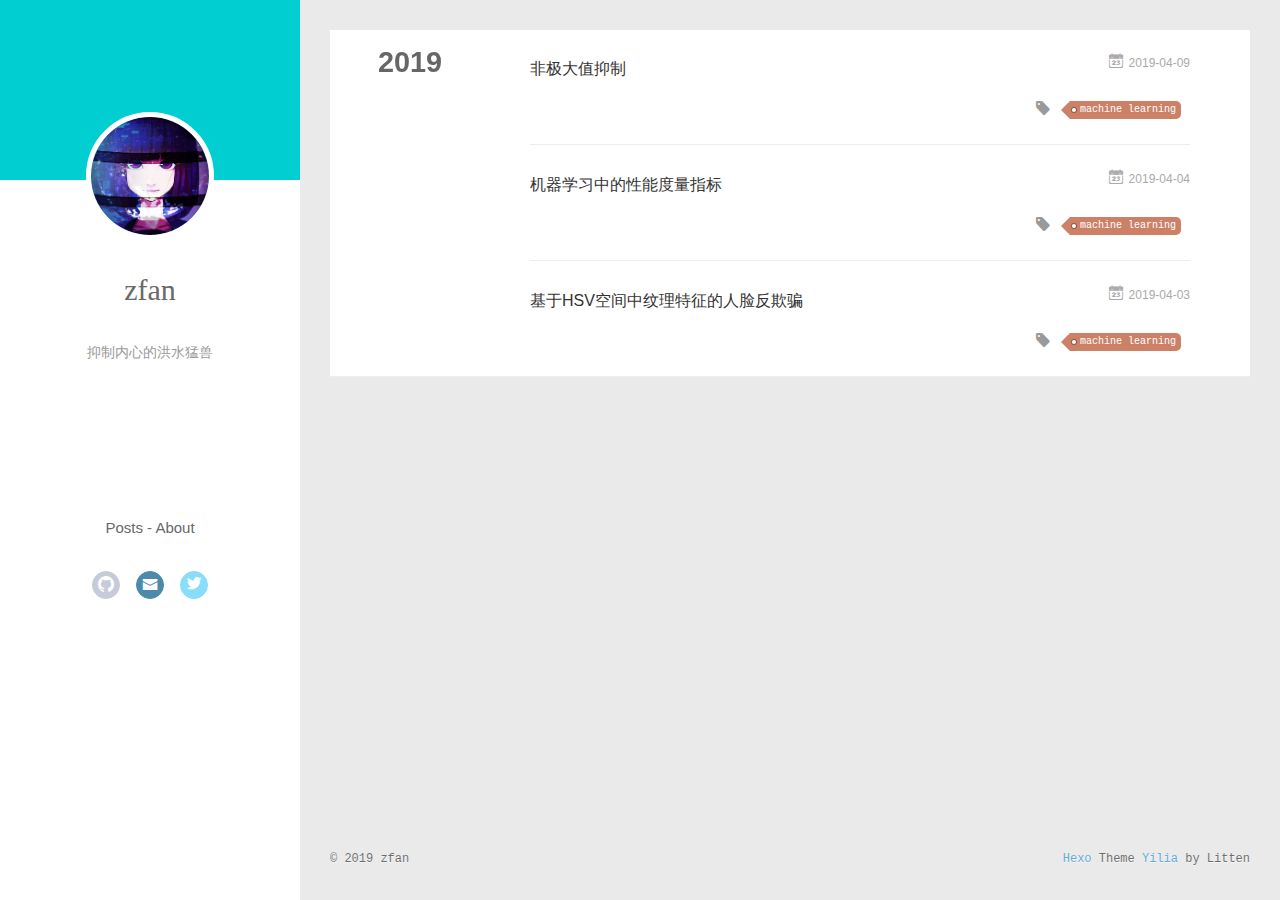
<file: archives/index.html>
<!DOCTYPE html>
<html>
<head><meta name="generator" content="Hexo 3.8.0">
  <meta charset="utf-8">
  
  <meta name="renderer" content="webkit">
  <meta http-equiv="X-UA-Compatible" content="IE=edge">
  <link rel="dns-prefetch" href="http://puredark233.github.io">
  <title>Archives | zfan&#39;s blog</title>
  <meta name="viewport" content="width=device-width, initial-scale=1, maximum-scale=1">
  <meta property="og:type" content="website">
<meta property="og:title" content="zfan&#39;s blog">
<meta property="og:url" content="http://puredark233.github.io/archives/index.html">
<meta property="og:site_name" content="zfan&#39;s blog">
<meta property="og:locale" content="default">
<meta name="twitter:card" content="summary">
<meta name="twitter:title" content="zfan&#39;s blog">
  
    <link rel="alternative" href="/atom.xml" title="zfan&#39;s blog" type="application/atom+xml">
  
  
    <link rel="icon" href="/img/AnnaAvatar.jpg">
  
  <link rel="stylesheet" type="text/css" href="/./main.0cf68a.css">
  <style type="text/css">
  
    #container.show {
      background: linear-gradient(200deg,#ccc,#000);
    }
  </style>
  

  

</head>
</html>
<body>
  <div id="container" q-class="show:isCtnShow">
    <canvas id="anm-canvas" class="anm-canvas"></canvas>
    <div class="left-col" q-class="show:isShow">
      
<div class="overlay" style="background: #00CED1"></div>
<div class="intrude-less">
	<header id="header" class="inner">
		<a href="/" class="profilepic">
			<img src="/img/AnnaAvatar.jpg" class="js-avatar">
		</a>
		<hgroup>
		  <h1 class="header-author"><a href="/">zfan</a></h1>
		</hgroup>
		
		<p class="header-subtitle">抑制内心的洪水猛兽</p>
		

		<nav class="header-menu">
			<ul>
			
			</ul>
		</nav>
		<nav class="header-smart-menu">
    		
    			
    			<a q-on="click: openSlider(e, 'innerArchive')" href="javascript:void(0)">Posts</a>
    			
            
    			
            
    			
    			<a q-on="click: openSlider(e, 'aboutme')" href="javascript:void(0)">About</a>
    			
            
		</nav>
		<nav class="header-nav">
			<div class="social">
				
					<a class="github" target="_blank" href="https://github.com/PureDark233" title="github"><i class="icon-github"></i></a>
		        
					<a class="mail" target="_blank" href="mailto:zfan1998@foxmail.com" title="mail"><i class="icon-mail"></i></a>
		        
					<a class="twitter" target="_blank" href="https://twitter.com/puredark233" title="twitter"><i class="icon-twitter"></i></a>
		        
			</div>
		</nav>
	</header>		
</div>

    </div>
    <div class="mid-col" q-class="show:isShow,hide:isShow|isFalse">
      
<nav id="mobile-nav">
  	<div class="overlay js-overlay" style="background: #00CED1"></div>
	<div class="btnctn js-mobile-btnctn">
  		<div class="slider-trigger list" q-on="click: openSlider(e)"><i class="icon icon-sort"></i></div>
	</div>
	<div class="intrude-less">
		<header id="header" class="inner">
			<div class="profilepic">
				<img src="/img/AnnaAvatar.jpg" class="js-avatar">
			</div>
			<hgroup>
			  <h1 class="header-author js-header-author">zfan</h1>
			</hgroup>
			
			<p class="header-subtitle"><i class="icon icon-quo-left"></i>抑制内心的洪水猛兽<i class="icon icon-quo-right"></i></p>
			
			
			
			
			
			<nav class="header-nav">
				<div class="social">
					
						<a class="github" target="_blank" href="https://github.com/PureDark233" title="github"><i class="icon-github"></i></a>
			        
						<a class="mail" target="_blank" href="mailto:zfan1998@foxmail.com" title="mail"><i class="icon-mail"></i></a>
			        
						<a class="twitter" target="_blank" href="https://twitter.com/puredark233" title="twitter"><i class="icon-twitter"></i></a>
			        
				</div>
			</nav>

			<nav class="header-menu js-header-menu">
				<ul style="width: 50%">
				
				
				</ul>
			</nav>
		</header>				
	</div>
	<div class="mobile-mask" style="display:none" q-show="isShow"></div>
</nav>

      <div id="wrapper" class="body-wrap">
        <div class="menu-l">
          <div class="canvas-wrap">
            <canvas data-colors="#eaeaea" data-sectionHeight="100" data-contentId="js-content" id="myCanvas1" class="anm-canvas"></canvas>
          </div>
          <div id="js-content" class="content-ll">
            
  
  
    
    
      
      
      <section class="archives-wrap">
        <div class="archive-year-wrap">
          <a href="/archives/2019" class="archive-year">2019</a>
        </div>
        <div class="archives">
    
    <article class="archive-article archive-type-post">
  <div class="archive-article-inner">
    <header class="archive-article-header">
      	<div class="article-meta">
	      	<a href="/2019/04/09/非极大值抑制/" class="archive-article-date">
  	<time datetime="2019-04-09T06:12:13.000Z" itemprop="datePublished"><i class="icon-calendar icon"></i>2019-04-09</time>
</a>
        </div>
    	 
  
    <h1 itemprop="name">
      <a class="archive-article-title" href="/2019/04/09/非极大值抑制/">非极大值抑制</a>
    </h1>
  

        <div class="article-info info-on-right">
          
	<div class="article-tag tagcloud">
		<i class="icon-price-tags icon"></i>
		<ul class="article-tag-list">
			 
        		<li class="article-tag-list-item">
        			<a href="javascript:void(0)" class="js-tag article-tag-list-link color2">machine learning</a>
        		</li>
      		
		</ul>
	</div>

          

        </div>
        <div class="clearfix"></div>
    </header>
  </div>
</article>
  
    
    
    <article class="archive-article archive-type-post">
  <div class="archive-article-inner">
    <header class="archive-article-header">
      	<div class="article-meta">
	      	<a href="/2019/04/04/机器学习中的性能度量指标/" class="archive-article-date">
  	<time datetime="2019-04-04T01:23:22.000Z" itemprop="datePublished"><i class="icon-calendar icon"></i>2019-04-04</time>
</a>
        </div>
    	 
  
    <h1 itemprop="name">
      <a class="archive-article-title" href="/2019/04/04/机器学习中的性能度量指标/">机器学习中的性能度量指标</a>
    </h1>
  

        <div class="article-info info-on-right">
          
	<div class="article-tag tagcloud">
		<i class="icon-price-tags icon"></i>
		<ul class="article-tag-list">
			 
        		<li class="article-tag-list-item">
        			<a href="javascript:void(0)" class="js-tag article-tag-list-link color2">machine learning</a>
        		</li>
      		
		</ul>
	</div>

          

        </div>
        <div class="clearfix"></div>
    </header>
  </div>
</article>
  
    
    
    <article class="archive-article archive-type-post">
  <div class="archive-article-inner">
    <header class="archive-article-header">
      	<div class="article-meta">
	      	<a href="/2019/04/03/基于HSV空间中纹理特征的人脸反欺骗/" class="archive-article-date">
  	<time datetime="2019-04-03T06:52:50.000Z" itemprop="datePublished"><i class="icon-calendar icon"></i>2019-04-03</time>
</a>
        </div>
    	 
  
    <h1 itemprop="name">
      <a class="archive-article-title" href="/2019/04/03/基于HSV空间中纹理特征的人脸反欺骗/">基于HSV空间中纹理特征的人脸反欺骗</a>
    </h1>
  

        <div class="article-info info-on-right">
          
	<div class="article-tag tagcloud">
		<i class="icon-price-tags icon"></i>
		<ul class="article-tag-list">
			 
        		<li class="article-tag-list-item">
        			<a href="javascript:void(0)" class="js-tag article-tag-list-link color2">machine learning</a>
        		</li>
      		
		</ul>
	</div>

          

        </div>
        <div class="clearfix"></div>
    </header>
  </div>
</article>
  
  
    </div></section>
  

    


          </div>
        </div>
      </div>
      <footer id="footer">
  <div class="outer">
    <div id="footer-info">
    	<div class="footer-left">
    		&copy; 2019 zfan
    	</div>
      	<div class="footer-right">
      		<a href="http://hexo.io/" target="_blank">Hexo</a>  Theme <a href="https://github.com/litten/hexo-theme-yilia" target="_blank">Yilia</a> by Litten
      	</div>
    </div>
  </div>
</footer>

    </div>
    <script>
	var yiliaConfig = {
		mathjax: true,
		isHome: false,
		isPost: false,
		isArchive: true,
		isTag: false,
		isCategory: false,
		open_in_new: false,
		toc_hide_index: true,
		root: "/",
		innerArchive: true,
		showTags: true
	}
</script>

<script>!function(t){function n(e){if(r[e])return r[e].exports;var i=r[e]={exports:{},id:e,loaded:!1};return t[e].call(i.exports,i,i.exports,n),i.loaded=!0,i.exports}var r={};n.m=t,n.c=r,n.p="./",n(0)}([function(t,n,r){r(195),t.exports=r(191)},function(t,n,r){var e=r(3),i=r(52),o=r(27),u=r(28),c=r(53),f="prototype",a=function(t,n,r){var s,l,h,v,p=t&a.F,d=t&a.G,y=t&a.S,g=t&a.P,b=t&a.B,m=d?e:y?e[n]||(e[n]={}):(e[n]||{})[f],x=d?i:i[n]||(i[n]={}),w=x[f]||(x[f]={});d&&(r=n);for(s in r)l=!p&&m&&void 0!==m[s],h=(l?m:r)[s],v=b&&l?c(h,e):g&&"function"==typeof h?c(Function.call,h):h,m&&u(m,s,h,t&a.U),x[s]!=h&&o(x,s,v),g&&w[s]!=h&&(w[s]=h)};e.core=i,a.F=1,a.G=2,a.S=4,a.P=8,a.B=16,a.W=32,a.U=64,a.R=128,t.exports=a},function(t,n,r){var e=r(6);t.exports=function(t){if(!e(t))throw TypeError(t+" is not an object!");return t}},function(t,n){var r=t.exports="undefined"!=typeof window&&window.Math==Math?window:"undefined"!=typeof self&&self.Math==Math?self:Function("return this")();"number"==typeof __g&&(__g=r)},function(t,n){t.exports=function(t){try{return!!t()}catch(t){return!0}}},function(t,n){var r=t.exports="undefined"!=typeof window&&window.Math==Math?window:"undefined"!=typeof self&&self.Math==Math?self:Function("return this")();"number"==typeof __g&&(__g=r)},function(t,n){t.exports=function(t){return"object"==typeof t?null!==t:"function"==typeof t}},function(t,n,r){var e=r(126)("wks"),i=r(76),o=r(3).Symbol,u="function"==typeof o;(t.exports=function(t){return e[t]||(e[t]=u&&o[t]||(u?o:i)("Symbol."+t))}).store=e},function(t,n){var r={}.hasOwnProperty;t.exports=function(t,n){return r.call(t,n)}},function(t,n,r){var e=r(94),i=r(33);t.exports=function(t){return e(i(t))}},function(t,n,r){t.exports=!r(4)(function(){return 7!=Object.defineProperty({},"a",{get:function(){return 7}}).a})},function(t,n,r){var e=r(2),i=r(167),o=r(50),u=Object.defineProperty;n.f=r(10)?Object.defineProperty:function(t,n,r){if(e(t),n=o(n,!0),e(r),i)try{return u(t,n,r)}catch(t){}if("get"in r||"set"in r)throw TypeError("Accessors not supported!");return"value"in r&&(t[n]=r.value),t}},function(t,n,r){t.exports=!r(18)(function(){return 7!=Object.defineProperty({},"a",{get:function(){return 7}}).a})},function(t,n,r){var e=r(14),i=r(22);t.exports=r(12)?function(t,n,r){return e.f(t,n,i(1,r))}:function(t,n,r){return t[n]=r,t}},function(t,n,r){var e=r(20),i=r(58),o=r(42),u=Object.defineProperty;n.f=r(12)?Object.defineProperty:function(t,n,r){if(e(t),n=o(n,!0),e(r),i)try{return u(t,n,r)}catch(t){}if("get"in r||"set"in r)throw TypeError("Accessors not supported!");return"value"in r&&(t[n]=r.value),t}},function(t,n,r){var e=r(40)("wks"),i=r(23),o=r(5).Symbol,u="function"==typeof o;(t.exports=function(t){return e[t]||(e[t]=u&&o[t]||(u?o:i)("Symbol."+t))}).store=e},function(t,n,r){var e=r(67),i=Math.min;t.exports=function(t){return t>0?i(e(t),9007199254740991):0}},function(t,n,r){var e=r(46);t.exports=function(t){return Object(e(t))}},function(t,n){t.exports=function(t){try{return!!t()}catch(t){return!0}}},function(t,n,r){var e=r(63),i=r(34);t.exports=Object.keys||function(t){return e(t,i)}},function(t,n,r){var e=r(21);t.exports=function(t){if(!e(t))throw TypeError(t+" is not an object!");return t}},function(t,n){t.exports=function(t){return"object"==typeof t?null!==t:"function"==typeof t}},function(t,n){t.exports=function(t,n){return{enumerable:!(1&t),configurable:!(2&t),writable:!(4&t),value:n}}},function(t,n){var r=0,e=Math.random();t.exports=function(t){return"Symbol(".concat(void 0===t?"":t,")_",(++r+e).toString(36))}},function(t,n){var r={}.hasOwnProperty;t.exports=function(t,n){return r.call(t,n)}},function(t,n){var r=t.exports={version:"2.4.0"};"number"==typeof __e&&(__e=r)},function(t,n){t.exports=function(t){if("function"!=typeof t)throw TypeError(t+" is not a function!");return t}},function(t,n,r){var e=r(11),i=r(66);t.exports=r(10)?function(t,n,r){return e.f(t,n,i(1,r))}:function(t,n,r){return t[n]=r,t}},function(t,n,r){var e=r(3),i=r(27),o=r(24),u=r(76)("src"),c="toString",f=Function[c],a=(""+f).split(c);r(52).inspectSource=function(t){return f.call(t)},(t.exports=function(t,n,r,c){var f="function"==typeof r;f&&(o(r,"name")||i(r,"name",n)),t[n]!==r&&(f&&(o(r,u)||i(r,u,t[n]?""+t[n]:a.join(String(n)))),t===e?t[n]=r:c?t[n]?t[n]=r:i(t,n,r):(delete t[n],i(t,n,r)))})(Function.prototype,c,function(){return"function"==typeof this&&this[u]||f.call(this)})},function(t,n,r){var e=r(1),i=r(4),o=r(46),u=function(t,n,r,e){var i=String(o(t)),u="<"+n;return""!==r&&(u+=" "+r+'="'+String(e).replace(/"/g,"&quot;")+'"'),u+">"+i+"</"+n+">"};t.exports=function(t,n){var r={};r[t]=n(u),e(e.P+e.F*i(function(){var n=""[t]('"');return n!==n.toLowerCase()||n.split('"').length>3}),"String",r)}},function(t,n,r){var e=r(115),i=r(46);t.exports=function(t){return e(i(t))}},function(t,n,r){var e=r(116),i=r(66),o=r(30),u=r(50),c=r(24),f=r(167),a=Object.getOwnPropertyDescriptor;n.f=r(10)?a:function(t,n){if(t=o(t),n=u(n,!0),f)try{return a(t,n)}catch(t){}if(c(t,n))return i(!e.f.call(t,n),t[n])}},function(t,n,r){var e=r(24),i=r(17),o=r(145)("IE_PROTO"),u=Object.prototype;t.exports=Object.getPrototypeOf||function(t){return t=i(t),e(t,o)?t[o]:"function"==typeof t.constructor&&t instanceof t.constructor?t.constructor.prototype:t instanceof Object?u:null}},function(t,n){t.exports=function(t){if(void 0==t)throw TypeError("Can't call method on  "+t);return t}},function(t,n){t.exports="constructor,hasOwnProperty,isPrototypeOf,propertyIsEnumerable,toLocaleString,toString,valueOf".split(",")},function(t,n){t.exports={}},function(t,n){t.exports=!0},function(t,n){n.f={}.propertyIsEnumerable},function(t,n,r){var e=r(14).f,i=r(8),o=r(15)("toStringTag");t.exports=function(t,n,r){t&&!i(t=r?t:t.prototype,o)&&e(t,o,{configurable:!0,value:n})}},function(t,n,r){var e=r(40)("keys"),i=r(23);t.exports=function(t){return e[t]||(e[t]=i(t))}},function(t,n,r){var e=r(5),i="__core-js_shared__",o=e[i]||(e[i]={});t.exports=function(t){return o[t]||(o[t]={})}},function(t,n){var r=Math.ceil,e=Math.floor;t.exports=function(t){return isNaN(t=+t)?0:(t>0?e:r)(t)}},function(t,n,r){var e=r(21);t.exports=function(t,n){if(!e(t))return t;var r,i;if(n&&"function"==typeof(r=t.toString)&&!e(i=r.call(t)))return i;if("function"==typeof(r=t.valueOf)&&!e(i=r.call(t)))return i;if(!n&&"function"==typeof(r=t.toString)&&!e(i=r.call(t)))return i;throw TypeError("Can't convert object to primitive value")}},function(t,n,r){var e=r(5),i=r(25),o=r(36),u=r(44),c=r(14).f;t.exports=function(t){var n=i.Symbol||(i.Symbol=o?{}:e.Symbol||{});"_"==t.charAt(0)||t in n||c(n,t,{value:u.f(t)})}},function(t,n,r){n.f=r(15)},function(t,n){var r={}.toString;t.exports=function(t){return r.call(t).slice(8,-1)}},function(t,n){t.exports=function(t){if(void 0==t)throw TypeError("Can't call method on  "+t);return t}},function(t,n,r){var e=r(4);t.exports=function(t,n){return!!t&&e(function(){n?t.call(null,function(){},1):t.call(null)})}},function(t,n,r){var e=r(53),i=r(115),o=r(17),u=r(16),c=r(203);t.exports=function(t,n){var r=1==t,f=2==t,a=3==t,s=4==t,l=6==t,h=5==t||l,v=n||c;return function(n,c,p){for(var d,y,g=o(n),b=i(g),m=e(c,p,3),x=u(b.length),w=0,S=r?v(n,x):f?v(n,0):void 0;x>w;w++)if((h||w in b)&&(d=b[w],y=m(d,w,g),t))if(r)S[w]=y;else if(y)switch(t){case 3:return!0;case 5:return d;case 6:return w;case 2:S.push(d)}else if(s)return!1;return l?-1:a||s?s:S}}},function(t,n,r){var e=r(1),i=r(52),o=r(4);t.exports=function(t,n){var r=(i.Object||{})[t]||Object[t],u={};u[t]=n(r),e(e.S+e.F*o(function(){r(1)}),"Object",u)}},function(t,n,r){var e=r(6);t.exports=function(t,n){if(!e(t))return t;var r,i;if(n&&"function"==typeof(r=t.toString)&&!e(i=r.call(t)))return i;if("function"==typeof(r=t.valueOf)&&!e(i=r.call(t)))return i;if(!n&&"function"==typeof(r=t.toString)&&!e(i=r.call(t)))return i;throw TypeError("Can't convert object to primitive value")}},function(t,n,r){var e=r(5),i=r(25),o=r(91),u=r(13),c="prototype",f=function(t,n,r){var a,s,l,h=t&f.F,v=t&f.G,p=t&f.S,d=t&f.P,y=t&f.B,g=t&f.W,b=v?i:i[n]||(i[n]={}),m=b[c],x=v?e:p?e[n]:(e[n]||{})[c];v&&(r=n);for(a in r)(s=!h&&x&&void 0!==x[a])&&a in b||(l=s?x[a]:r[a],b[a]=v&&"function"!=typeof x[a]?r[a]:y&&s?o(l,e):g&&x[a]==l?function(t){var n=function(n,r,e){if(this instanceof t){switch(arguments.length){case 0:return new t;case 1:return new t(n);case 2:return new t(n,r)}return new t(n,r,e)}return t.apply(this,arguments)};return n[c]=t[c],n}(l):d&&"function"==typeof l?o(Function.call,l):l,d&&((b.virtual||(b.virtual={}))[a]=l,t&f.R&&m&&!m[a]&&u(m,a,l)))};f.F=1,f.G=2,f.S=4,f.P=8,f.B=16,f.W=32,f.U=64,f.R=128,t.exports=f},function(t,n){var r=t.exports={version:"2.4.0"};"number"==typeof __e&&(__e=r)},function(t,n,r){var e=r(26);t.exports=function(t,n,r){if(e(t),void 0===n)return t;switch(r){case 1:return function(r){return t.call(n,r)};case 2:return function(r,e){return t.call(n,r,e)};case 3:return function(r,e,i){return t.call(n,r,e,i)}}return function(){return t.apply(n,arguments)}}},function(t,n,r){var e=r(183),i=r(1),o=r(126)("metadata"),u=o.store||(o.store=new(r(186))),c=function(t,n,r){var i=u.get(t);if(!i){if(!r)return;u.set(t,i=new e)}var o=i.get(n);if(!o){if(!r)return;i.set(n,o=new e)}return o},f=function(t,n,r){var e=c(n,r,!1);return void 0!==e&&e.has(t)},a=function(t,n,r){var e=c(n,r,!1);return void 0===e?void 0:e.get(t)},s=function(t,n,r,e){c(r,e,!0).set(t,n)},l=function(t,n){var r=c(t,n,!1),e=[];return r&&r.forEach(function(t,n){e.push(n)}),e},h=function(t){return void 0===t||"symbol"==typeof t?t:String(t)},v=function(t){i(i.S,"Reflect",t)};t.exports={store:u,map:c,has:f,get:a,set:s,keys:l,key:h,exp:v}},function(t,n,r){"use strict";if(r(10)){var e=r(69),i=r(3),o=r(4),u=r(1),c=r(127),f=r(152),a=r(53),s=r(68),l=r(66),h=r(27),v=r(73),p=r(67),d=r(16),y=r(75),g=r(50),b=r(24),m=r(180),x=r(114),w=r(6),S=r(17),_=r(137),O=r(70),E=r(32),P=r(71).f,j=r(154),F=r(76),M=r(7),A=r(48),N=r(117),T=r(146),I=r(155),k=r(80),L=r(123),R=r(74),C=r(130),D=r(160),U=r(11),W=r(31),G=U.f,B=W.f,V=i.RangeError,z=i.TypeError,q=i.Uint8Array,K="ArrayBuffer",J="Shared"+K,Y="BYTES_PER_ELEMENT",H="prototype",$=Array[H],X=f.ArrayBuffer,Q=f.DataView,Z=A(0),tt=A(2),nt=A(3),rt=A(4),et=A(5),it=A(6),ot=N(!0),ut=N(!1),ct=I.values,ft=I.keys,at=I.entries,st=$.lastIndexOf,lt=$.reduce,ht=$.reduceRight,vt=$.join,pt=$.sort,dt=$.slice,yt=$.toString,gt=$.toLocaleString,bt=M("iterator"),mt=M("toStringTag"),xt=F("typed_constructor"),wt=F("def_constructor"),St=c.CONSTR,_t=c.TYPED,Ot=c.VIEW,Et="Wrong length!",Pt=A(1,function(t,n){return Tt(T(t,t[wt]),n)}),jt=o(function(){return 1===new q(new Uint16Array([1]).buffer)[0]}),Ft=!!q&&!!q[H].set&&o(function(){new q(1).set({})}),Mt=function(t,n){if(void 0===t)throw z(Et);var r=+t,e=d(t);if(n&&!m(r,e))throw V(Et);return e},At=function(t,n){var r=p(t);if(r<0||r%n)throw V("Wrong offset!");return r},Nt=function(t){if(w(t)&&_t in t)return t;throw z(t+" is not a typed array!")},Tt=function(t,n){if(!(w(t)&&xt in t))throw z("It is not a typed array constructor!");return new t(n)},It=function(t,n){return kt(T(t,t[wt]),n)},kt=function(t,n){for(var r=0,e=n.length,i=Tt(t,e);e>r;)i[r]=n[r++];return i},Lt=function(t,n,r){G(t,n,{get:function(){return this._d[r]}})},Rt=function(t){var n,r,e,i,o,u,c=S(t),f=arguments.length,s=f>1?arguments[1]:void 0,l=void 0!==s,h=j(c);if(void 0!=h&&!_(h)){for(u=h.call(c),e=[],n=0;!(o=u.next()).done;n++)e.push(o.value);c=e}for(l&&f>2&&(s=a(s,arguments[2],2)),n=0,r=d(c.length),i=Tt(this,r);r>n;n++)i[n]=l?s(c[n],n):c[n];return i},Ct=function(){for(var t=0,n=arguments.length,r=Tt(this,n);n>t;)r[t]=arguments[t++];return r},Dt=!!q&&o(function(){gt.call(new q(1))}),Ut=function(){return gt.apply(Dt?dt.call(Nt(this)):Nt(this),arguments)},Wt={copyWithin:function(t,n){return D.call(Nt(this),t,n,arguments.length>2?arguments[2]:void 0)},every:function(t){return rt(Nt(this),t,arguments.length>1?arguments[1]:void 0)},fill:function(t){return C.apply(Nt(this),arguments)},filter:function(t){return It(this,tt(Nt(this),t,arguments.length>1?arguments[1]:void 0))},find:function(t){return et(Nt(this),t,arguments.length>1?arguments[1]:void 0)},findIndex:function(t){return it(Nt(this),t,arguments.length>1?arguments[1]:void 0)},forEach:function(t){Z(Nt(this),t,arguments.length>1?arguments[1]:void 0)},indexOf:function(t){return ut(Nt(this),t,arguments.length>1?arguments[1]:void 0)},includes:function(t){return ot(Nt(this),t,arguments.length>1?arguments[1]:void 0)},join:function(t){return vt.apply(Nt(this),arguments)},lastIndexOf:function(t){return st.apply(Nt(this),arguments)},map:function(t){return Pt(Nt(this),t,arguments.length>1?arguments[1]:void 0)},reduce:function(t){return lt.apply(Nt(this),arguments)},reduceRight:function(t){return ht.apply(Nt(this),arguments)},reverse:function(){for(var t,n=this,r=Nt(n).length,e=Math.floor(r/2),i=0;i<e;)t=n[i],n[i++]=n[--r],n[r]=t;return n},some:function(t){return nt(Nt(this),t,arguments.length>1?arguments[1]:void 0)},sort:function(t){return pt.call(Nt(this),t)},subarray:function(t,n){var r=Nt(this),e=r.length,i=y(t,e);return new(T(r,r[wt]))(r.buffer,r.byteOffset+i*r.BYTES_PER_ELEMENT,d((void 0===n?e:y(n,e))-i))}},Gt=function(t,n){return It(this,dt.call(Nt(this),t,n))},Bt=function(t){Nt(this);var n=At(arguments[1],1),r=this.length,e=S(t),i=d(e.length),o=0;if(i+n>r)throw V(Et);for(;o<i;)this[n+o]=e[o++]},Vt={entries:function(){return at.call(Nt(this))},keys:function(){return ft.call(Nt(this))},values:function(){return ct.call(Nt(this))}},zt=function(t,n){return w(t)&&t[_t]&&"symbol"!=typeof n&&n in t&&String(+n)==String(n)},qt=function(t,n){return zt(t,n=g(n,!0))?l(2,t[n]):B(t,n)},Kt=function(t,n,r){return!(zt(t,n=g(n,!0))&&w(r)&&b(r,"value"))||b(r,"get")||b(r,"set")||r.configurable||b(r,"writable")&&!r.writable||b(r,"enumerable")&&!r.enumerable?G(t,n,r):(t[n]=r.value,t)};St||(W.f=qt,U.f=Kt),u(u.S+u.F*!St,"Object",{getOwnPropertyDescriptor:qt,defineProperty:Kt}),o(function(){yt.call({})})&&(yt=gt=function(){return vt.call(this)});var Jt=v({},Wt);v(Jt,Vt),h(Jt,bt,Vt.values),v(Jt,{slice:Gt,set:Bt,constructor:function(){},toString:yt,toLocaleString:Ut}),Lt(Jt,"buffer","b"),Lt(Jt,"byteOffset","o"),Lt(Jt,"byteLength","l"),Lt(Jt,"length","e"),G(Jt,mt,{get:function(){return this[_t]}}),t.exports=function(t,n,r,f){f=!!f;var a=t+(f?"Clamped":"")+"Array",l="Uint8Array"!=a,v="get"+t,p="set"+t,y=i[a],g=y||{},b=y&&E(y),m=!y||!c.ABV,S={},_=y&&y[H],j=function(t,r){var e=t._d;return e.v[v](r*n+e.o,jt)},F=function(t,r,e){var i=t._d;f&&(e=(e=Math.round(e))<0?0:e>255?255:255&e),i.v[p](r*n+i.o,e,jt)},M=function(t,n){G(t,n,{get:function(){return j(this,n)},set:function(t){return F(this,n,t)},enumerable:!0})};m?(y=r(function(t,r,e,i){s(t,y,a,"_d");var o,u,c,f,l=0,v=0;if(w(r)){if(!(r instanceof X||(f=x(r))==K||f==J))return _t in r?kt(y,r):Rt.call(y,r);o=r,v=At(e,n);var p=r.byteLength;if(void 0===i){if(p%n)throw V(Et);if((u=p-v)<0)throw V(Et)}else if((u=d(i)*n)+v>p)throw V(Et);c=u/n}else c=Mt(r,!0),u=c*n,o=new X(u);for(h(t,"_d",{b:o,o:v,l:u,e:c,v:new Q(o)});l<c;)M(t,l++)}),_=y[H]=O(Jt),h(_,"constructor",y)):L(function(t){new y(null),new y(t)},!0)||(y=r(function(t,r,e,i){s(t,y,a);var o;return w(r)?r instanceof X||(o=x(r))==K||o==J?void 0!==i?new g(r,At(e,n),i):void 0!==e?new g(r,At(e,n)):new g(r):_t in r?kt(y,r):Rt.call(y,r):new g(Mt(r,l))}),Z(b!==Function.prototype?P(g).concat(P(b)):P(g),function(t){t in y||h(y,t,g[t])}),y[H]=_,e||(_.constructor=y));var A=_[bt],N=!!A&&("values"==A.name||void 0==A.name),T=Vt.values;h(y,xt,!0),h(_,_t,a),h(_,Ot,!0),h(_,wt,y),(f?new y(1)[mt]==a:mt in _)||G(_,mt,{get:function(){return a}}),S[a]=y,u(u.G+u.W+u.F*(y!=g),S),u(u.S,a,{BYTES_PER_ELEMENT:n,from:Rt,of:Ct}),Y in _||h(_,Y,n),u(u.P,a,Wt),R(a),u(u.P+u.F*Ft,a,{set:Bt}),u(u.P+u.F*!N,a,Vt),u(u.P+u.F*(_.toString!=yt),a,{toString:yt}),u(u.P+u.F*o(function(){new y(1).slice()}),a,{slice:Gt}),u(u.P+u.F*(o(function(){return[1,2].toLocaleString()!=new y([1,2]).toLocaleString()})||!o(function(){_.toLocaleString.call([1,2])})),a,{toLocaleString:Ut}),k[a]=N?A:T,e||N||h(_,bt,T)}}else t.exports=function(){}},function(t,n){var r={}.toString;t.exports=function(t){return r.call(t).slice(8,-1)}},function(t,n,r){var e=r(21),i=r(5).document,o=e(i)&&e(i.createElement);t.exports=function(t){return o?i.createElement(t):{}}},function(t,n,r){t.exports=!r(12)&&!r(18)(function(){return 7!=Object.defineProperty(r(57)("div"),"a",{get:function(){return 7}}).a})},function(t,n,r){"use strict";var e=r(36),i=r(51),o=r(64),u=r(13),c=r(8),f=r(35),a=r(96),s=r(38),l=r(103),h=r(15)("iterator"),v=!([].keys&&"next"in[].keys()),p="keys",d="values",y=function(){return this};t.exports=function(t,n,r,g,b,m,x){a(r,n,g);var w,S,_,O=function(t){if(!v&&t in F)return F[t];switch(t){case p:case d:return function(){return new r(this,t)}}return function(){return new r(this,t)}},E=n+" Iterator",P=b==d,j=!1,F=t.prototype,M=F[h]||F["@@iterator"]||b&&F[b],A=M||O(b),N=b?P?O("entries"):A:void 0,T="Array"==n?F.entries||M:M;if(T&&(_=l(T.call(new t)))!==Object.prototype&&(s(_,E,!0),e||c(_,h)||u(_,h,y)),P&&M&&M.name!==d&&(j=!0,A=function(){return M.call(this)}),e&&!x||!v&&!j&&F[h]||u(F,h,A),f[n]=A,f[E]=y,b)if(w={values:P?A:O(d),keys:m?A:O(p),entries:N},x)for(S in w)S in F||o(F,S,w[S]);else i(i.P+i.F*(v||j),n,w);return w}},function(t,n,r){var e=r(20),i=r(100),o=r(34),u=r(39)("IE_PROTO"),c=function(){},f="prototype",a=function(){var t,n=r(57)("iframe"),e=o.length;for(n.style.display="none",r(93).appendChild(n),n.src="javascript:",t=n.contentWindow.document,t.open(),t.write("<script>document.F=Object<\/script>"),t.close(),a=t.F;e--;)delete a[f][o[e]];return a()};t.exports=Object.create||function(t,n){var r;return null!==t?(c[f]=e(t),r=new c,c[f]=null,r[u]=t):r=a(),void 0===n?r:i(r,n)}},function(t,n,r){var e=r(63),i=r(34).concat("length","prototype");n.f=Object.getOwnPropertyNames||function(t){return e(t,i)}},function(t,n){n.f=Object.getOwnPropertySymbols},function(t,n,r){var e=r(8),i=r(9),o=r(90)(!1),u=r(39)("IE_PROTO");t.exports=function(t,n){var r,c=i(t),f=0,a=[];for(r in c)r!=u&&e(c,r)&&a.push(r);for(;n.length>f;)e(c,r=n[f++])&&(~o(a,r)||a.push(r));return a}},function(t,n,r){t.exports=r(13)},function(t,n,r){var e=r(76)("meta"),i=r(6),o=r(24),u=r(11).f,c=0,f=Object.isExtensible||function(){return!0},a=!r(4)(function(){return f(Object.preventExtensions({}))}),s=function(t){u(t,e,{value:{i:"O"+ ++c,w:{}}})},l=function(t,n){if(!i(t))return"symbol"==typeof t?t:("string"==typeof t?"S":"P")+t;if(!o(t,e)){if(!f(t))return"F";if(!n)return"E";s(t)}return t[e].i},h=function(t,n){if(!o(t,e)){if(!f(t))return!0;if(!n)return!1;s(t)}return t[e].w},v=function(t){return a&&p.NEED&&f(t)&&!o(t,e)&&s(t),t},p=t.exports={KEY:e,NEED:!1,fastKey:l,getWeak:h,onFreeze:v}},function(t,n){t.exports=function(t,n){return{enumerable:!(1&t),configurable:!(2&t),writable:!(4&t),value:n}}},function(t,n){var r=Math.ceil,e=Math.floor;t.exports=function(t){return isNaN(t=+t)?0:(t>0?e:r)(t)}},function(t,n){t.exports=function(t,n,r,e){if(!(t instanceof n)||void 0!==e&&e in t)throw TypeError(r+": incorrect invocation!");return t}},function(t,n){t.exports=!1},function(t,n,r){var e=r(2),i=r(173),o=r(133),u=r(145)("IE_PROTO"),c=function(){},f="prototype",a=function(){var t,n=r(132)("iframe"),e=o.length;for(n.style.display="none",r(135).appendChild(n),n.src="javascript:",t=n.contentWindow.document,t.open(),t.write("<script>document.F=Object<\/script>"),t.close(),a=t.F;e--;)delete a[f][o[e]];return a()};t.exports=Object.create||function(t,n){var r;return null!==t?(c[f]=e(t),r=new c,c[f]=null,r[u]=t):r=a(),void 0===n?r:i(r,n)}},function(t,n,r){var e=r(175),i=r(133).concat("length","prototype");n.f=Object.getOwnPropertyNames||function(t){return e(t,i)}},function(t,n,r){var e=r(175),i=r(133);t.exports=Object.keys||function(t){return e(t,i)}},function(t,n,r){var e=r(28);t.exports=function(t,n,r){for(var i in n)e(t,i,n[i],r);return t}},function(t,n,r){"use strict";var e=r(3),i=r(11),o=r(10),u=r(7)("species");t.exports=function(t){var n=e[t];o&&n&&!n[u]&&i.f(n,u,{configurable:!0,get:function(){return this}})}},function(t,n,r){var e=r(67),i=Math.max,o=Math.min;t.exports=function(t,n){return t=e(t),t<0?i(t+n,0):o(t,n)}},function(t,n){var r=0,e=Math.random();t.exports=function(t){return"Symbol(".concat(void 0===t?"":t,")_",(++r+e).toString(36))}},function(t,n,r){var e=r(33);t.exports=function(t){return Object(e(t))}},function(t,n,r){var e=r(7)("unscopables"),i=Array.prototype;void 0==i[e]&&r(27)(i,e,{}),t.exports=function(t){i[e][t]=!0}},function(t,n,r){var e=r(53),i=r(169),o=r(137),u=r(2),c=r(16),f=r(154),a={},s={},n=t.exports=function(t,n,r,l,h){var v,p,d,y,g=h?function(){return t}:f(t),b=e(r,l,n?2:1),m=0;if("function"!=typeof g)throw TypeError(t+" is not iterable!");if(o(g)){for(v=c(t.length);v>m;m++)if((y=n?b(u(p=t[m])[0],p[1]):b(t[m]))===a||y===s)return y}else for(d=g.call(t);!(p=d.next()).done;)if((y=i(d,b,p.value,n))===a||y===s)return y};n.BREAK=a,n.RETURN=s},function(t,n){t.exports={}},function(t,n,r){var e=r(11).f,i=r(24),o=r(7)("toStringTag");t.exports=function(t,n,r){t&&!i(t=r?t:t.prototype,o)&&e(t,o,{configurable:!0,value:n})}},function(t,n,r){var e=r(1),i=r(46),o=r(4),u=r(150),c="["+u+"]",f="​",a=RegExp("^"+c+c+"*"),s=RegExp(c+c+"*$"),l=function(t,n,r){var i={},c=o(function(){return!!u[t]()||f[t]()!=f}),a=i[t]=c?n(h):u[t];r&&(i[r]=a),e(e.P+e.F*c,"String",i)},h=l.trim=function(t,n){return t=String(i(t)),1&n&&(t=t.replace(a,"")),2&n&&(t=t.replace(s,"")),t};t.exports=l},function(t,n,r){t.exports={default:r(86),__esModule:!0}},function(t,n,r){t.exports={default:r(87),__esModule:!0}},function(t,n,r){"use strict";function e(t){return t&&t.__esModule?t:{default:t}}n.__esModule=!0;var i=r(84),o=e(i),u=r(83),c=e(u),f="function"==typeof c.default&&"symbol"==typeof o.default?function(t){return typeof t}:function(t){return t&&"function"==typeof c.default&&t.constructor===c.default&&t!==c.default.prototype?"symbol":typeof t};n.default="function"==typeof c.default&&"symbol"===f(o.default)?function(t){return void 0===t?"undefined":f(t)}:function(t){return t&&"function"==typeof c.default&&t.constructor===c.default&&t!==c.default.prototype?"symbol":void 0===t?"undefined":f(t)}},function(t,n,r){r(110),r(108),r(111),r(112),t.exports=r(25).Symbol},function(t,n,r){r(109),r(113),t.exports=r(44).f("iterator")},function(t,n){t.exports=function(t){if("function"!=typeof t)throw TypeError(t+" is not a function!");return t}},function(t,n){t.exports=function(){}},function(t,n,r){var e=r(9),i=r(106),o=r(105);t.exports=function(t){return function(n,r,u){var c,f=e(n),a=i(f.length),s=o(u,a);if(t&&r!=r){for(;a>s;)if((c=f[s++])!=c)return!0}else for(;a>s;s++)if((t||s in f)&&f[s]===r)return t||s||0;return!t&&-1}}},function(t,n,r){var e=r(88);t.exports=function(t,n,r){if(e(t),void 0===n)return t;switch(r){case 1:return function(r){return t.call(n,r)};case 2:return function(r,e){return t.call(n,r,e)};case 3:return function(r,e,i){return t.call(n,r,e,i)}}return function(){return t.apply(n,arguments)}}},function(t,n,r){var e=r(19),i=r(62),o=r(37);t.exports=function(t){var n=e(t),r=i.f;if(r)for(var u,c=r(t),f=o.f,a=0;c.length>a;)f.call(t,u=c[a++])&&n.push(u);return n}},function(t,n,r){t.exports=r(5).document&&document.documentElement},function(t,n,r){var e=r(56);t.exports=Object("z").propertyIsEnumerable(0)?Object:function(t){return"String"==e(t)?t.split(""):Object(t)}},function(t,n,r){var e=r(56);t.exports=Array.isArray||function(t){return"Array"==e(t)}},function(t,n,r){"use strict";var e=r(60),i=r(22),o=r(38),u={};r(13)(u,r(15)("iterator"),function(){return this}),t.exports=function(t,n,r){t.prototype=e(u,{next:i(1,r)}),o(t,n+" Iterator")}},function(t,n){t.exports=function(t,n){return{value:n,done:!!t}}},function(t,n,r){var e=r(19),i=r(9);t.exports=function(t,n){for(var r,o=i(t),u=e(o),c=u.length,f=0;c>f;)if(o[r=u[f++]]===n)return r}},function(t,n,r){var e=r(23)("meta"),i=r(21),o=r(8),u=r(14).f,c=0,f=Object.isExtensible||function(){return!0},a=!r(18)(function(){return f(Object.preventExtensions({}))}),s=function(t){u(t,e,{value:{i:"O"+ ++c,w:{}}})},l=function(t,n){if(!i(t))return"symbol"==typeof t?t:("string"==typeof t?"S":"P")+t;if(!o(t,e)){if(!f(t))return"F";if(!n)return"E";s(t)}return t[e].i},h=function(t,n){if(!o(t,e)){if(!f(t))return!0;if(!n)return!1;s(t)}return t[e].w},v=function(t){return a&&p.NEED&&f(t)&&!o(t,e)&&s(t),t},p=t.exports={KEY:e,NEED:!1,fastKey:l,getWeak:h,onFreeze:v}},function(t,n,r){var e=r(14),i=r(20),o=r(19);t.exports=r(12)?Object.defineProperties:function(t,n){i(t);for(var r,u=o(n),c=u.length,f=0;c>f;)e.f(t,r=u[f++],n[r]);return t}},function(t,n,r){var e=r(37),i=r(22),o=r(9),u=r(42),c=r(8),f=r(58),a=Object.getOwnPropertyDescriptor;n.f=r(12)?a:function(t,n){if(t=o(t),n=u(n,!0),f)try{return a(t,n)}catch(t){}if(c(t,n))return i(!e.f.call(t,n),t[n])}},function(t,n,r){var e=r(9),i=r(61).f,o={}.toString,u="object"==typeof window&&window&&Object.getOwnPropertyNames?Object.getOwnPropertyNames(window):[],c=function(t){try{return i(t)}catch(t){return u.slice()}};t.exports.f=function(t){return u&&"[object Window]"==o.call(t)?c(t):i(e(t))}},function(t,n,r){var e=r(8),i=r(77),o=r(39)("IE_PROTO"),u=Object.prototype;t.exports=Object.getPrototypeOf||function(t){return t=i(t),e(t,o)?t[o]:"function"==typeof t.constructor&&t instanceof t.constructor?t.constructor.prototype:t instanceof Object?u:null}},function(t,n,r){var e=r(41),i=r(33);t.exports=function(t){return function(n,r){var o,u,c=String(i(n)),f=e(r),a=c.length;return f<0||f>=a?t?"":void 0:(o=c.charCodeAt(f),o<55296||o>56319||f+1===a||(u=c.charCodeAt(f+1))<56320||u>57343?t?c.charAt(f):o:t?c.slice(f,f+2):u-56320+(o-55296<<10)+65536)}}},function(t,n,r){var e=r(41),i=Math.max,o=Math.min;t.exports=function(t,n){return t=e(t),t<0?i(t+n,0):o(t,n)}},function(t,n,r){var e=r(41),i=Math.min;t.exports=function(t){return t>0?i(e(t),9007199254740991):0}},function(t,n,r){"use strict";var e=r(89),i=r(97),o=r(35),u=r(9);t.exports=r(59)(Array,"Array",function(t,n){this._t=u(t),this._i=0,this._k=n},function(){var t=this._t,n=this._k,r=this._i++;return!t||r>=t.length?(this._t=void 0,i(1)):"keys"==n?i(0,r):"values"==n?i(0,t[r]):i(0,[r,t[r]])},"values"),o.Arguments=o.Array,e("keys"),e("values"),e("entries")},function(t,n){},function(t,n,r){"use strict";var e=r(104)(!0);r(59)(String,"String",function(t){this._t=String(t),this._i=0},function(){var t,n=this._t,r=this._i;return r>=n.length?{value:void 0,done:!0}:(t=e(n,r),this._i+=t.length,{value:t,done:!1})})},function(t,n,r){"use strict";var e=r(5),i=r(8),o=r(12),u=r(51),c=r(64),f=r(99).KEY,a=r(18),s=r(40),l=r(38),h=r(23),v=r(15),p=r(44),d=r(43),y=r(98),g=r(92),b=r(95),m=r(20),x=r(9),w=r(42),S=r(22),_=r(60),O=r(102),E=r(101),P=r(14),j=r(19),F=E.f,M=P.f,A=O.f,N=e.Symbol,T=e.JSON,I=T&&T.stringify,k="prototype",L=v("_hidden"),R=v("toPrimitive"),C={}.propertyIsEnumerable,D=s("symbol-registry"),U=s("symbols"),W=s("op-symbols"),G=Object[k],B="function"==typeof N,V=e.QObject,z=!V||!V[k]||!V[k].findChild,q=o&&a(function(){return 7!=_(M({},"a",{get:function(){return M(this,"a",{value:7}).a}})).a})?function(t,n,r){var e=F(G,n);e&&delete G[n],M(t,n,r),e&&t!==G&&M(G,n,e)}:M,K=function(t){var n=U[t]=_(N[k]);return n._k=t,n},J=B&&"symbol"==typeof N.iterator?function(t){return"symbol"==typeof t}:function(t){return t instanceof N},Y=function(t,n,r){return t===G&&Y(W,n,r),m(t),n=w(n,!0),m(r),i(U,n)?(r.enumerable?(i(t,L)&&t[L][n]&&(t[L][n]=!1),r=_(r,{enumerable:S(0,!1)})):(i(t,L)||M(t,L,S(1,{})),t[L][n]=!0),q(t,n,r)):M(t,n,r)},H=function(t,n){m(t);for(var r,e=g(n=x(n)),i=0,o=e.length;o>i;)Y(t,r=e[i++],n[r]);return t},$=function(t,n){return void 0===n?_(t):H(_(t),n)},X=function(t){var n=C.call(this,t=w(t,!0));return!(this===G&&i(U,t)&&!i(W,t))&&(!(n||!i(this,t)||!i(U,t)||i(this,L)&&this[L][t])||n)},Q=function(t,n){if(t=x(t),n=w(n,!0),t!==G||!i(U,n)||i(W,n)){var r=F(t,n);return!r||!i(U,n)||i(t,L)&&t[L][n]||(r.enumerable=!0),r}},Z=function(t){for(var n,r=A(x(t)),e=[],o=0;r.length>o;)i(U,n=r[o++])||n==L||n==f||e.push(n);return e},tt=function(t){for(var n,r=t===G,e=A(r?W:x(t)),o=[],u=0;e.length>u;)!i(U,n=e[u++])||r&&!i(G,n)||o.push(U[n]);return o};B||(N=function(){if(this instanceof N)throw TypeError("Symbol is not a constructor!");var t=h(arguments.length>0?arguments[0]:void 0),n=function(r){this===G&&n.call(W,r),i(this,L)&&i(this[L],t)&&(this[L][t]=!1),q(this,t,S(1,r))};return o&&z&&q(G,t,{configurable:!0,set:n}),K(t)},c(N[k],"toString",function(){return this._k}),E.f=Q,P.f=Y,r(61).f=O.f=Z,r(37).f=X,r(62).f=tt,o&&!r(36)&&c(G,"propertyIsEnumerable",X,!0),p.f=function(t){return K(v(t))}),u(u.G+u.W+u.F*!B,{Symbol:N});for(var nt="hasInstance,isConcatSpreadable,iterator,match,replace,search,species,split,toPrimitive,toStringTag,unscopables".split(","),rt=0;nt.length>rt;)v(nt[rt++]);for(var nt=j(v.store),rt=0;nt.length>rt;)d(nt[rt++]);u(u.S+u.F*!B,"Symbol",{for:function(t){return i(D,t+="")?D[t]:D[t]=N(t)},keyFor:function(t){if(J(t))return y(D,t);throw TypeError(t+" is not a symbol!")},useSetter:function(){z=!0},useSimple:function(){z=!1}}),u(u.S+u.F*!B,"Object",{create:$,defineProperty:Y,defineProperties:H,getOwnPropertyDescriptor:Q,getOwnPropertyNames:Z,getOwnPropertySymbols:tt}),T&&u(u.S+u.F*(!B||a(function(){var t=N();return"[null]"!=I([t])||"{}"!=I({a:t})||"{}"!=I(Object(t))})),"JSON",{stringify:function(t){if(void 0!==t&&!J(t)){for(var n,r,e=[t],i=1;arguments.length>i;)e.push(arguments[i++]);return n=e[1],"function"==typeof n&&(r=n),!r&&b(n)||(n=function(t,n){if(r&&(n=r.call(this,t,n)),!J(n))return n}),e[1]=n,I.apply(T,e)}}}),N[k][R]||r(13)(N[k],R,N[k].valueOf),l(N,"Symbol"),l(Math,"Math",!0),l(e.JSON,"JSON",!0)},function(t,n,r){r(43)("asyncIterator")},function(t,n,r){r(43)("observable")},function(t,n,r){r(107);for(var e=r(5),i=r(13),o=r(35),u=r(15)("toStringTag"),c=["NodeList","DOMTokenList","MediaList","StyleSheetList","CSSRuleList"],f=0;f<5;f++){var a=c[f],s=e[a],l=s&&s.prototype;l&&!l[u]&&i(l,u,a),o[a]=o.Array}},function(t,n,r){var e=r(45),i=r(7)("toStringTag"),o="Arguments"==e(function(){return arguments}()),u=function(t,n){try{return t[n]}catch(t){}};t.exports=function(t){var n,r,c;return void 0===t?"Undefined":null===t?"Null":"string"==typeof(r=u(n=Object(t),i))?r:o?e(n):"Object"==(c=e(n))&&"function"==typeof n.callee?"Arguments":c}},function(t,n,r){var e=r(45);t.exports=Object("z").propertyIsEnumerable(0)?Object:function(t){return"String"==e(t)?t.split(""):Object(t)}},function(t,n){n.f={}.propertyIsEnumerable},function(t,n,r){var e=r(30),i=r(16),o=r(75);t.exports=function(t){return function(n,r,u){var c,f=e(n),a=i(f.length),s=o(u,a);if(t&&r!=r){for(;a>s;)if((c=f[s++])!=c)return!0}else for(;a>s;s++)if((t||s in f)&&f[s]===r)return t||s||0;return!t&&-1}}},function(t,n,r){"use strict";var e=r(3),i=r(1),o=r(28),u=r(73),c=r(65),f=r(79),a=r(68),s=r(6),l=r(4),h=r(123),v=r(81),p=r(136);t.exports=function(t,n,r,d,y,g){var b=e[t],m=b,x=y?"set":"add",w=m&&m.prototype,S={},_=function(t){var n=w[t];o(w,t,"delete"==t?function(t){return!(g&&!s(t))&&n.call(this,0===t?0:t)}:"has"==t?function(t){return!(g&&!s(t))&&n.call(this,0===t?0:t)}:"get"==t?function(t){return g&&!s(t)?void 0:n.call(this,0===t?0:t)}:"add"==t?function(t){return n.call(this,0===t?0:t),this}:function(t,r){return n.call(this,0===t?0:t,r),this})};if("function"==typeof m&&(g||w.forEach&&!l(function(){(new m).entries().next()}))){var O=new m,E=O[x](g?{}:-0,1)!=O,P=l(function(){O.has(1)}),j=h(function(t){new m(t)}),F=!g&&l(function(){for(var t=new m,n=5;n--;)t[x](n,n);return!t.has(-0)});j||(m=n(function(n,r){a(n,m,t);var e=p(new b,n,m);return void 0!=r&&f(r,y,e[x],e),e}),m.prototype=w,w.constructor=m),(P||F)&&(_("delete"),_("has"),y&&_("get")),(F||E)&&_(x),g&&w.clear&&delete w.clear}else m=d.getConstructor(n,t,y,x),u(m.prototype,r),c.NEED=!0;return v(m,t),S[t]=m,i(i.G+i.W+i.F*(m!=b),S),g||d.setStrong(m,t,y),m}},function(t,n,r){"use strict";var e=r(27),i=r(28),o=r(4),u=r(46),c=r(7);t.exports=function(t,n,r){var f=c(t),a=r(u,f,""[t]),s=a[0],l=a[1];o(function(){var n={};return n[f]=function(){return 7},7!=""[t](n)})&&(i(String.prototype,t,s),e(RegExp.prototype,f,2==n?function(t,n){return l.call(t,this,n)}:function(t){return l.call(t,this)}))}
},function(t,n,r){"use strict";var e=r(2);t.exports=function(){var t=e(this),n="";return t.global&&(n+="g"),t.ignoreCase&&(n+="i"),t.multiline&&(n+="m"),t.unicode&&(n+="u"),t.sticky&&(n+="y"),n}},function(t,n){t.exports=function(t,n,r){var e=void 0===r;switch(n.length){case 0:return e?t():t.call(r);case 1:return e?t(n[0]):t.call(r,n[0]);case 2:return e?t(n[0],n[1]):t.call(r,n[0],n[1]);case 3:return e?t(n[0],n[1],n[2]):t.call(r,n[0],n[1],n[2]);case 4:return e?t(n[0],n[1],n[2],n[3]):t.call(r,n[0],n[1],n[2],n[3])}return t.apply(r,n)}},function(t,n,r){var e=r(6),i=r(45),o=r(7)("match");t.exports=function(t){var n;return e(t)&&(void 0!==(n=t[o])?!!n:"RegExp"==i(t))}},function(t,n,r){var e=r(7)("iterator"),i=!1;try{var o=[7][e]();o.return=function(){i=!0},Array.from(o,function(){throw 2})}catch(t){}t.exports=function(t,n){if(!n&&!i)return!1;var r=!1;try{var o=[7],u=o[e]();u.next=function(){return{done:r=!0}},o[e]=function(){return u},t(o)}catch(t){}return r}},function(t,n,r){t.exports=r(69)||!r(4)(function(){var t=Math.random();__defineSetter__.call(null,t,function(){}),delete r(3)[t]})},function(t,n){n.f=Object.getOwnPropertySymbols},function(t,n,r){var e=r(3),i="__core-js_shared__",o=e[i]||(e[i]={});t.exports=function(t){return o[t]||(o[t]={})}},function(t,n,r){for(var e,i=r(3),o=r(27),u=r(76),c=u("typed_array"),f=u("view"),a=!(!i.ArrayBuffer||!i.DataView),s=a,l=0,h="Int8Array,Uint8Array,Uint8ClampedArray,Int16Array,Uint16Array,Int32Array,Uint32Array,Float32Array,Float64Array".split(",");l<9;)(e=i[h[l++]])?(o(e.prototype,c,!0),o(e.prototype,f,!0)):s=!1;t.exports={ABV:a,CONSTR:s,TYPED:c,VIEW:f}},function(t,n){"use strict";var r={versions:function(){var t=window.navigator.userAgent;return{trident:t.indexOf("Trident")>-1,presto:t.indexOf("Presto")>-1,webKit:t.indexOf("AppleWebKit")>-1,gecko:t.indexOf("Gecko")>-1&&-1==t.indexOf("KHTML"),mobile:!!t.match(/AppleWebKit.*Mobile.*/),ios:!!t.match(/\(i[^;]+;( U;)? CPU.+Mac OS X/),android:t.indexOf("Android")>-1||t.indexOf("Linux")>-1,iPhone:t.indexOf("iPhone")>-1||t.indexOf("Mac")>-1,iPad:t.indexOf("iPad")>-1,webApp:-1==t.indexOf("Safari"),weixin:-1==t.indexOf("MicroMessenger")}}()};t.exports=r},function(t,n,r){"use strict";var e=r(85),i=function(t){return t&&t.__esModule?t:{default:t}}(e),o=function(){function t(t,n,e){return n||e?String.fromCharCode(n||e):r[t]||t}function n(t){return e[t]}var r={"&quot;":'"',"&lt;":"<","&gt;":">","&amp;":"&","&nbsp;":" "},e={};for(var u in r)e[r[u]]=u;return r["&apos;"]="'",e["'"]="&#39;",{encode:function(t){return t?(""+t).replace(/['<> "&]/g,n).replace(/\r?\n/g,"<br/>").replace(/\s/g,"&nbsp;"):""},decode:function(n){return n?(""+n).replace(/<br\s*\/?>/gi,"\n").replace(/&quot;|&lt;|&gt;|&amp;|&nbsp;|&apos;|&#(\d+);|&#(\d+)/g,t).replace(/\u00a0/g," "):""},encodeBase16:function(t){if(!t)return t;t+="";for(var n=[],r=0,e=t.length;e>r;r++)n.push(t.charCodeAt(r).toString(16).toUpperCase());return n.join("")},encodeBase16forJSON:function(t){if(!t)return t;t=t.replace(/[\u4E00-\u9FBF]/gi,function(t){return escape(t).replace("%u","\\u")});for(var n=[],r=0,e=t.length;e>r;r++)n.push(t.charCodeAt(r).toString(16).toUpperCase());return n.join("")},decodeBase16:function(t){if(!t)return t;t+="";for(var n=[],r=0,e=t.length;e>r;r+=2)n.push(String.fromCharCode("0x"+t.slice(r,r+2)));return n.join("")},encodeObject:function(t){if(t instanceof Array)for(var n=0,r=t.length;r>n;n++)t[n]=o.encodeObject(t[n]);else if("object"==(void 0===t?"undefined":(0,i.default)(t)))for(var e in t)t[e]=o.encodeObject(t[e]);else if("string"==typeof t)return o.encode(t);return t},loadScript:function(t){var n=document.createElement("script");document.getElementsByTagName("body")[0].appendChild(n),n.setAttribute("src",t)},addLoadEvent:function(t){var n=window.onload;"function"!=typeof window.onload?window.onload=t:window.onload=function(){n(),t()}}}}();t.exports=o},function(t,n,r){"use strict";var e=r(17),i=r(75),o=r(16);t.exports=function(t){for(var n=e(this),r=o(n.length),u=arguments.length,c=i(u>1?arguments[1]:void 0,r),f=u>2?arguments[2]:void 0,a=void 0===f?r:i(f,r);a>c;)n[c++]=t;return n}},function(t,n,r){"use strict";var e=r(11),i=r(66);t.exports=function(t,n,r){n in t?e.f(t,n,i(0,r)):t[n]=r}},function(t,n,r){var e=r(6),i=r(3).document,o=e(i)&&e(i.createElement);t.exports=function(t){return o?i.createElement(t):{}}},function(t,n){t.exports="constructor,hasOwnProperty,isPrototypeOf,propertyIsEnumerable,toLocaleString,toString,valueOf".split(",")},function(t,n,r){var e=r(7)("match");t.exports=function(t){var n=/./;try{"/./"[t](n)}catch(r){try{return n[e]=!1,!"/./"[t](n)}catch(t){}}return!0}},function(t,n,r){t.exports=r(3).document&&document.documentElement},function(t,n,r){var e=r(6),i=r(144).set;t.exports=function(t,n,r){var o,u=n.constructor;return u!==r&&"function"==typeof u&&(o=u.prototype)!==r.prototype&&e(o)&&i&&i(t,o),t}},function(t,n,r){var e=r(80),i=r(7)("iterator"),o=Array.prototype;t.exports=function(t){return void 0!==t&&(e.Array===t||o[i]===t)}},function(t,n,r){var e=r(45);t.exports=Array.isArray||function(t){return"Array"==e(t)}},function(t,n,r){"use strict";var e=r(70),i=r(66),o=r(81),u={};r(27)(u,r(7)("iterator"),function(){return this}),t.exports=function(t,n,r){t.prototype=e(u,{next:i(1,r)}),o(t,n+" Iterator")}},function(t,n,r){"use strict";var e=r(69),i=r(1),o=r(28),u=r(27),c=r(24),f=r(80),a=r(139),s=r(81),l=r(32),h=r(7)("iterator"),v=!([].keys&&"next"in[].keys()),p="keys",d="values",y=function(){return this};t.exports=function(t,n,r,g,b,m,x){a(r,n,g);var w,S,_,O=function(t){if(!v&&t in F)return F[t];switch(t){case p:case d:return function(){return new r(this,t)}}return function(){return new r(this,t)}},E=n+" Iterator",P=b==d,j=!1,F=t.prototype,M=F[h]||F["@@iterator"]||b&&F[b],A=M||O(b),N=b?P?O("entries"):A:void 0,T="Array"==n?F.entries||M:M;if(T&&(_=l(T.call(new t)))!==Object.prototype&&(s(_,E,!0),e||c(_,h)||u(_,h,y)),P&&M&&M.name!==d&&(j=!0,A=function(){return M.call(this)}),e&&!x||!v&&!j&&F[h]||u(F,h,A),f[n]=A,f[E]=y,b)if(w={values:P?A:O(d),keys:m?A:O(p),entries:N},x)for(S in w)S in F||o(F,S,w[S]);else i(i.P+i.F*(v||j),n,w);return w}},function(t,n){var r=Math.expm1;t.exports=!r||r(10)>22025.465794806718||r(10)<22025.465794806718||-2e-17!=r(-2e-17)?function(t){return 0==(t=+t)?t:t>-1e-6&&t<1e-6?t+t*t/2:Math.exp(t)-1}:r},function(t,n){t.exports=Math.sign||function(t){return 0==(t=+t)||t!=t?t:t<0?-1:1}},function(t,n,r){var e=r(3),i=r(151).set,o=e.MutationObserver||e.WebKitMutationObserver,u=e.process,c=e.Promise,f="process"==r(45)(u);t.exports=function(){var t,n,r,a=function(){var e,i;for(f&&(e=u.domain)&&e.exit();t;){i=t.fn,t=t.next;try{i()}catch(e){throw t?r():n=void 0,e}}n=void 0,e&&e.enter()};if(f)r=function(){u.nextTick(a)};else if(o){var s=!0,l=document.createTextNode("");new o(a).observe(l,{characterData:!0}),r=function(){l.data=s=!s}}else if(c&&c.resolve){var h=c.resolve();r=function(){h.then(a)}}else r=function(){i.call(e,a)};return function(e){var i={fn:e,next:void 0};n&&(n.next=i),t||(t=i,r()),n=i}}},function(t,n,r){var e=r(6),i=r(2),o=function(t,n){if(i(t),!e(n)&&null!==n)throw TypeError(n+": can't set as prototype!")};t.exports={set:Object.setPrototypeOf||("__proto__"in{}?function(t,n,e){try{e=r(53)(Function.call,r(31).f(Object.prototype,"__proto__").set,2),e(t,[]),n=!(t instanceof Array)}catch(t){n=!0}return function(t,r){return o(t,r),n?t.__proto__=r:e(t,r),t}}({},!1):void 0),check:o}},function(t,n,r){var e=r(126)("keys"),i=r(76);t.exports=function(t){return e[t]||(e[t]=i(t))}},function(t,n,r){var e=r(2),i=r(26),o=r(7)("species");t.exports=function(t,n){var r,u=e(t).constructor;return void 0===u||void 0==(r=e(u)[o])?n:i(r)}},function(t,n,r){var e=r(67),i=r(46);t.exports=function(t){return function(n,r){var o,u,c=String(i(n)),f=e(r),a=c.length;return f<0||f>=a?t?"":void 0:(o=c.charCodeAt(f),o<55296||o>56319||f+1===a||(u=c.charCodeAt(f+1))<56320||u>57343?t?c.charAt(f):o:t?c.slice(f,f+2):u-56320+(o-55296<<10)+65536)}}},function(t,n,r){var e=r(122),i=r(46);t.exports=function(t,n,r){if(e(n))throw TypeError("String#"+r+" doesn't accept regex!");return String(i(t))}},function(t,n,r){"use strict";var e=r(67),i=r(46);t.exports=function(t){var n=String(i(this)),r="",o=e(t);if(o<0||o==1/0)throw RangeError("Count can't be negative");for(;o>0;(o>>>=1)&&(n+=n))1&o&&(r+=n);return r}},function(t,n){t.exports="\t\n\v\f\r   ᠎             　\u2028\u2029\ufeff"},function(t,n,r){var e,i,o,u=r(53),c=r(121),f=r(135),a=r(132),s=r(3),l=s.process,h=s.setImmediate,v=s.clearImmediate,p=s.MessageChannel,d=0,y={},g="onreadystatechange",b=function(){var t=+this;if(y.hasOwnProperty(t)){var n=y[t];delete y[t],n()}},m=function(t){b.call(t.data)};h&&v||(h=function(t){for(var n=[],r=1;arguments.length>r;)n.push(arguments[r++]);return y[++d]=function(){c("function"==typeof t?t:Function(t),n)},e(d),d},v=function(t){delete y[t]},"process"==r(45)(l)?e=function(t){l.nextTick(u(b,t,1))}:p?(i=new p,o=i.port2,i.port1.onmessage=m,e=u(o.postMessage,o,1)):s.addEventListener&&"function"==typeof postMessage&&!s.importScripts?(e=function(t){s.postMessage(t+"","*")},s.addEventListener("message",m,!1)):e=g in a("script")?function(t){f.appendChild(a("script"))[g]=function(){f.removeChild(this),b.call(t)}}:function(t){setTimeout(u(b,t,1),0)}),t.exports={set:h,clear:v}},function(t,n,r){"use strict";var e=r(3),i=r(10),o=r(69),u=r(127),c=r(27),f=r(73),a=r(4),s=r(68),l=r(67),h=r(16),v=r(71).f,p=r(11).f,d=r(130),y=r(81),g="ArrayBuffer",b="DataView",m="prototype",x="Wrong length!",w="Wrong index!",S=e[g],_=e[b],O=e.Math,E=e.RangeError,P=e.Infinity,j=S,F=O.abs,M=O.pow,A=O.floor,N=O.log,T=O.LN2,I="buffer",k="byteLength",L="byteOffset",R=i?"_b":I,C=i?"_l":k,D=i?"_o":L,U=function(t,n,r){var e,i,o,u=Array(r),c=8*r-n-1,f=(1<<c)-1,a=f>>1,s=23===n?M(2,-24)-M(2,-77):0,l=0,h=t<0||0===t&&1/t<0?1:0;for(t=F(t),t!=t||t===P?(i=t!=t?1:0,e=f):(e=A(N(t)/T),t*(o=M(2,-e))<1&&(e--,o*=2),t+=e+a>=1?s/o:s*M(2,1-a),t*o>=2&&(e++,o/=2),e+a>=f?(i=0,e=f):e+a>=1?(i=(t*o-1)*M(2,n),e+=a):(i=t*M(2,a-1)*M(2,n),e=0));n>=8;u[l++]=255&i,i/=256,n-=8);for(e=e<<n|i,c+=n;c>0;u[l++]=255&e,e/=256,c-=8);return u[--l]|=128*h,u},W=function(t,n,r){var e,i=8*r-n-1,o=(1<<i)-1,u=o>>1,c=i-7,f=r-1,a=t[f--],s=127&a;for(a>>=7;c>0;s=256*s+t[f],f--,c-=8);for(e=s&(1<<-c)-1,s>>=-c,c+=n;c>0;e=256*e+t[f],f--,c-=8);if(0===s)s=1-u;else{if(s===o)return e?NaN:a?-P:P;e+=M(2,n),s-=u}return(a?-1:1)*e*M(2,s-n)},G=function(t){return t[3]<<24|t[2]<<16|t[1]<<8|t[0]},B=function(t){return[255&t]},V=function(t){return[255&t,t>>8&255]},z=function(t){return[255&t,t>>8&255,t>>16&255,t>>24&255]},q=function(t){return U(t,52,8)},K=function(t){return U(t,23,4)},J=function(t,n,r){p(t[m],n,{get:function(){return this[r]}})},Y=function(t,n,r,e){var i=+r,o=l(i);if(i!=o||o<0||o+n>t[C])throw E(w);var u=t[R]._b,c=o+t[D],f=u.slice(c,c+n);return e?f:f.reverse()},H=function(t,n,r,e,i,o){var u=+r,c=l(u);if(u!=c||c<0||c+n>t[C])throw E(w);for(var f=t[R]._b,a=c+t[D],s=e(+i),h=0;h<n;h++)f[a+h]=s[o?h:n-h-1]},$=function(t,n){s(t,S,g);var r=+n,e=h(r);if(r!=e)throw E(x);return e};if(u.ABV){if(!a(function(){new S})||!a(function(){new S(.5)})){S=function(t){return new j($(this,t))};for(var X,Q=S[m]=j[m],Z=v(j),tt=0;Z.length>tt;)(X=Z[tt++])in S||c(S,X,j[X]);o||(Q.constructor=S)}var nt=new _(new S(2)),rt=_[m].setInt8;nt.setInt8(0,2147483648),nt.setInt8(1,2147483649),!nt.getInt8(0)&&nt.getInt8(1)||f(_[m],{setInt8:function(t,n){rt.call(this,t,n<<24>>24)},setUint8:function(t,n){rt.call(this,t,n<<24>>24)}},!0)}else S=function(t){var n=$(this,t);this._b=d.call(Array(n),0),this[C]=n},_=function(t,n,r){s(this,_,b),s(t,S,b);var e=t[C],i=l(n);if(i<0||i>e)throw E("Wrong offset!");if(r=void 0===r?e-i:h(r),i+r>e)throw E(x);this[R]=t,this[D]=i,this[C]=r},i&&(J(S,k,"_l"),J(_,I,"_b"),J(_,k,"_l"),J(_,L,"_o")),f(_[m],{getInt8:function(t){return Y(this,1,t)[0]<<24>>24},getUint8:function(t){return Y(this,1,t)[0]},getInt16:function(t){var n=Y(this,2,t,arguments[1]);return(n[1]<<8|n[0])<<16>>16},getUint16:function(t){var n=Y(this,2,t,arguments[1]);return n[1]<<8|n[0]},getInt32:function(t){return G(Y(this,4,t,arguments[1]))},getUint32:function(t){return G(Y(this,4,t,arguments[1]))>>>0},getFloat32:function(t){return W(Y(this,4,t,arguments[1]),23,4)},getFloat64:function(t){return W(Y(this,8,t,arguments[1]),52,8)},setInt8:function(t,n){H(this,1,t,B,n)},setUint8:function(t,n){H(this,1,t,B,n)},setInt16:function(t,n){H(this,2,t,V,n,arguments[2])},setUint16:function(t,n){H(this,2,t,V,n,arguments[2])},setInt32:function(t,n){H(this,4,t,z,n,arguments[2])},setUint32:function(t,n){H(this,4,t,z,n,arguments[2])},setFloat32:function(t,n){H(this,4,t,K,n,arguments[2])},setFloat64:function(t,n){H(this,8,t,q,n,arguments[2])}});y(S,g),y(_,b),c(_[m],u.VIEW,!0),n[g]=S,n[b]=_},function(t,n,r){var e=r(3),i=r(52),o=r(69),u=r(182),c=r(11).f;t.exports=function(t){var n=i.Symbol||(i.Symbol=o?{}:e.Symbol||{});"_"==t.charAt(0)||t in n||c(n,t,{value:u.f(t)})}},function(t,n,r){var e=r(114),i=r(7)("iterator"),o=r(80);t.exports=r(52).getIteratorMethod=function(t){if(void 0!=t)return t[i]||t["@@iterator"]||o[e(t)]}},function(t,n,r){"use strict";var e=r(78),i=r(170),o=r(80),u=r(30);t.exports=r(140)(Array,"Array",function(t,n){this._t=u(t),this._i=0,this._k=n},function(){var t=this._t,n=this._k,r=this._i++;return!t||r>=t.length?(this._t=void 0,i(1)):"keys"==n?i(0,r):"values"==n?i(0,t[r]):i(0,[r,t[r]])},"values"),o.Arguments=o.Array,e("keys"),e("values"),e("entries")},function(t,n){function r(t,n){t.classList?t.classList.add(n):t.className+=" "+n}t.exports=r},function(t,n){function r(t,n){if(t.classList)t.classList.remove(n);else{var r=new RegExp("(^|\\b)"+n.split(" ").join("|")+"(\\b|$)","gi");t.className=t.className.replace(r," ")}}t.exports=r},function(t,n){function r(){throw new Error("setTimeout has not been defined")}function e(){throw new Error("clearTimeout has not been defined")}function i(t){if(s===setTimeout)return setTimeout(t,0);if((s===r||!s)&&setTimeout)return s=setTimeout,setTimeout(t,0);try{return s(t,0)}catch(n){try{return s.call(null,t,0)}catch(n){return s.call(this,t,0)}}}function o(t){if(l===clearTimeout)return clearTimeout(t);if((l===e||!l)&&clearTimeout)return l=clearTimeout,clearTimeout(t);try{return l(t)}catch(n){try{return l.call(null,t)}catch(n){return l.call(this,t)}}}function u(){d&&v&&(d=!1,v.length?p=v.concat(p):y=-1,p.length&&c())}function c(){if(!d){var t=i(u);d=!0;for(var n=p.length;n;){for(v=p,p=[];++y<n;)v&&v[y].run();y=-1,n=p.length}v=null,d=!1,o(t)}}function f(t,n){this.fun=t,this.array=n}function a(){}var s,l,h=t.exports={};!function(){try{s="function"==typeof setTimeout?setTimeout:r}catch(t){s=r}try{l="function"==typeof clearTimeout?clearTimeout:e}catch(t){l=e}}();var v,p=[],d=!1,y=-1;h.nextTick=function(t){var n=new Array(arguments.length-1);if(arguments.length>1)for(var r=1;r<arguments.length;r++)n[r-1]=arguments[r];p.push(new f(t,n)),1!==p.length||d||i(c)},f.prototype.run=function(){this.fun.apply(null,this.array)},h.title="browser",h.browser=!0,h.env={},h.argv=[],h.version="",h.versions={},h.on=a,h.addListener=a,h.once=a,h.off=a,h.removeListener=a,h.removeAllListeners=a,h.emit=a,h.prependListener=a,h.prependOnceListener=a,h.listeners=function(t){return[]},h.binding=function(t){throw new Error("process.binding is not supported")},h.cwd=function(){return"/"},h.chdir=function(t){throw new Error("process.chdir is not supported")},h.umask=function(){return 0}},function(t,n,r){var e=r(45);t.exports=function(t,n){if("number"!=typeof t&&"Number"!=e(t))throw TypeError(n);return+t}},function(t,n,r){"use strict";var e=r(17),i=r(75),o=r(16);t.exports=[].copyWithin||function(t,n){var r=e(this),u=o(r.length),c=i(t,u),f=i(n,u),a=arguments.length>2?arguments[2]:void 0,s=Math.min((void 0===a?u:i(a,u))-f,u-c),l=1;for(f<c&&c<f+s&&(l=-1,f+=s-1,c+=s-1);s-- >0;)f in r?r[c]=r[f]:delete r[c],c+=l,f+=l;return r}},function(t,n,r){var e=r(79);t.exports=function(t,n){var r=[];return e(t,!1,r.push,r,n),r}},function(t,n,r){var e=r(26),i=r(17),o=r(115),u=r(16);t.exports=function(t,n,r,c,f){e(n);var a=i(t),s=o(a),l=u(a.length),h=f?l-1:0,v=f?-1:1;if(r<2)for(;;){if(h in s){c=s[h],h+=v;break}if(h+=v,f?h<0:l<=h)throw TypeError("Reduce of empty array with no initial value")}for(;f?h>=0:l>h;h+=v)h in s&&(c=n(c,s[h],h,a));return c}},function(t,n,r){"use strict";var e=r(26),i=r(6),o=r(121),u=[].slice,c={},f=function(t,n,r){if(!(n in c)){for(var e=[],i=0;i<n;i++)e[i]="a["+i+"]";c[n]=Function("F,a","return new F("+e.join(",")+")")}return c[n](t,r)};t.exports=Function.bind||function(t){var n=e(this),r=u.call(arguments,1),c=function(){var e=r.concat(u.call(arguments));return this instanceof c?f(n,e.length,e):o(n,e,t)};return i(n.prototype)&&(c.prototype=n.prototype),c}},function(t,n,r){"use strict";var e=r(11).f,i=r(70),o=r(73),u=r(53),c=r(68),f=r(46),a=r(79),s=r(140),l=r(170),h=r(74),v=r(10),p=r(65).fastKey,d=v?"_s":"size",y=function(t,n){var r,e=p(n);if("F"!==e)return t._i[e];for(r=t._f;r;r=r.n)if(r.k==n)return r};t.exports={getConstructor:function(t,n,r,s){var l=t(function(t,e){c(t,l,n,"_i"),t._i=i(null),t._f=void 0,t._l=void 0,t[d]=0,void 0!=e&&a(e,r,t[s],t)});return o(l.prototype,{clear:function(){for(var t=this,n=t._i,r=t._f;r;r=r.n)r.r=!0,r.p&&(r.p=r.p.n=void 0),delete n[r.i];t._f=t._l=void 0,t[d]=0},delete:function(t){var n=this,r=y(n,t);if(r){var e=r.n,i=r.p;delete n._i[r.i],r.r=!0,i&&(i.n=e),e&&(e.p=i),n._f==r&&(n._f=e),n._l==r&&(n._l=i),n[d]--}return!!r},forEach:function(t){c(this,l,"forEach");for(var n,r=u(t,arguments.length>1?arguments[1]:void 0,3);n=n?n.n:this._f;)for(r(n.v,n.k,this);n&&n.r;)n=n.p},has:function(t){return!!y(this,t)}}),v&&e(l.prototype,"size",{get:function(){return f(this[d])}}),l},def:function(t,n,r){var e,i,o=y(t,n);return o?o.v=r:(t._l=o={i:i=p(n,!0),k:n,v:r,p:e=t._l,n:void 0,r:!1},t._f||(t._f=o),e&&(e.n=o),t[d]++,"F"!==i&&(t._i[i]=o)),t},getEntry:y,setStrong:function(t,n,r){s(t,n,function(t,n){this._t=t,this._k=n,this._l=void 0},function(){for(var t=this,n=t._k,r=t._l;r&&r.r;)r=r.p;return t._t&&(t._l=r=r?r.n:t._t._f)?"keys"==n?l(0,r.k):"values"==n?l(0,r.v):l(0,[r.k,r.v]):(t._t=void 0,l(1))},r?"entries":"values",!r,!0),h(n)}}},function(t,n,r){var e=r(114),i=r(161);t.exports=function(t){return function(){if(e(this)!=t)throw TypeError(t+"#toJSON isn't generic");return i(this)}}},function(t,n,r){"use strict";var e=r(73),i=r(65).getWeak,o=r(2),u=r(6),c=r(68),f=r(79),a=r(48),s=r(24),l=a(5),h=a(6),v=0,p=function(t){return t._l||(t._l=new d)},d=function(){this.a=[]},y=function(t,n){return l(t.a,function(t){return t[0]===n})};d.prototype={get:function(t){var n=y(this,t);if(n)return n[1]},has:function(t){return!!y(this,t)},set:function(t,n){var r=y(this,t);r?r[1]=n:this.a.push([t,n])},delete:function(t){var n=h(this.a,function(n){return n[0]===t});return~n&&this.a.splice(n,1),!!~n}},t.exports={getConstructor:function(t,n,r,o){var a=t(function(t,e){c(t,a,n,"_i"),t._i=v++,t._l=void 0,void 0!=e&&f(e,r,t[o],t)});return e(a.prototype,{delete:function(t){if(!u(t))return!1;var n=i(t);return!0===n?p(this).delete(t):n&&s(n,this._i)&&delete n[this._i]},has:function(t){if(!u(t))return!1;var n=i(t);return!0===n?p(this).has(t):n&&s(n,this._i)}}),a},def:function(t,n,r){var e=i(o(n),!0);return!0===e?p(t).set(n,r):e[t._i]=r,t},ufstore:p}},function(t,n,r){t.exports=!r(10)&&!r(4)(function(){return 7!=Object.defineProperty(r(132)("div"),"a",{get:function(){return 7}}).a})},function(t,n,r){var e=r(6),i=Math.floor;t.exports=function(t){return!e(t)&&isFinite(t)&&i(t)===t}},function(t,n,r){var e=r(2);t.exports=function(t,n,r,i){try{return i?n(e(r)[0],r[1]):n(r)}catch(n){var o=t.return;throw void 0!==o&&e(o.call(t)),n}}},function(t,n){t.exports=function(t,n){return{value:n,done:!!t}}},function(t,n){t.exports=Math.log1p||function(t){return(t=+t)>-1e-8&&t<1e-8?t-t*t/2:Math.log(1+t)}},function(t,n,r){"use strict";var e=r(72),i=r(125),o=r(116),u=r(17),c=r(115),f=Object.assign;t.exports=!f||r(4)(function(){var t={},n={},r=Symbol(),e="abcdefghijklmnopqrst";return t[r]=7,e.split("").forEach(function(t){n[t]=t}),7!=f({},t)[r]||Object.keys(f({},n)).join("")!=e})?function(t,n){for(var r=u(t),f=arguments.length,a=1,s=i.f,l=o.f;f>a;)for(var h,v=c(arguments[a++]),p=s?e(v).concat(s(v)):e(v),d=p.length,y=0;d>y;)l.call(v,h=p[y++])&&(r[h]=v[h]);return r}:f},function(t,n,r){var e=r(11),i=r(2),o=r(72);t.exports=r(10)?Object.defineProperties:function(t,n){i(t);for(var r,u=o(n),c=u.length,f=0;c>f;)e.f(t,r=u[f++],n[r]);return t}},function(t,n,r){var e=r(30),i=r(71).f,o={}.toString,u="object"==typeof window&&window&&Object.getOwnPropertyNames?Object.getOwnPropertyNames(window):[],c=function(t){try{return i(t)}catch(t){return u.slice()}};t.exports.f=function(t){return u&&"[object Window]"==o.call(t)?c(t):i(e(t))}},function(t,n,r){var e=r(24),i=r(30),o=r(117)(!1),u=r(145)("IE_PROTO");t.exports=function(t,n){var r,c=i(t),f=0,a=[];for(r in c)r!=u&&e(c,r)&&a.push(r);for(;n.length>f;)e(c,r=n[f++])&&(~o(a,r)||a.push(r));return a}},function(t,n,r){var e=r(72),i=r(30),o=r(116).f;t.exports=function(t){return function(n){for(var r,u=i(n),c=e(u),f=c.length,a=0,s=[];f>a;)o.call(u,r=c[a++])&&s.push(t?[r,u[r]]:u[r]);return s}}},function(t,n,r){var e=r(71),i=r(125),o=r(2),u=r(3).Reflect;t.exports=u&&u.ownKeys||function(t){var n=e.f(o(t)),r=i.f;return r?n.concat(r(t)):n}},function(t,n,r){var e=r(3).parseFloat,i=r(82).trim;t.exports=1/e(r(150)+"-0")!=-1/0?function(t){var n=i(String(t),3),r=e(n);return 0===r&&"-"==n.charAt(0)?-0:r}:e},function(t,n,r){var e=r(3).parseInt,i=r(82).trim,o=r(150),u=/^[\-+]?0[xX]/;t.exports=8!==e(o+"08")||22!==e(o+"0x16")?function(t,n){var r=i(String(t),3);return e(r,n>>>0||(u.test(r)?16:10))}:e},function(t,n){t.exports=Object.is||function(t,n){return t===n?0!==t||1/t==1/n:t!=t&&n!=n}},function(t,n,r){var e=r(16),i=r(149),o=r(46);t.exports=function(t,n,r,u){var c=String(o(t)),f=c.length,a=void 0===r?" ":String(r),s=e(n);if(s<=f||""==a)return c;var l=s-f,h=i.call(a,Math.ceil(l/a.length));return h.length>l&&(h=h.slice(0,l)),u?h+c:c+h}},function(t,n,r){n.f=r(7)},function(t,n,r){"use strict";var e=r(164);t.exports=r(118)("Map",function(t){return function(){return t(this,arguments.length>0?arguments[0]:void 0)}},{get:function(t){var n=e.getEntry(this,t);return n&&n.v},set:function(t,n){return e.def(this,0===t?0:t,n)}},e,!0)},function(t,n,r){r(10)&&"g"!=/./g.flags&&r(11).f(RegExp.prototype,"flags",{configurable:!0,get:r(120)})},function(t,n,r){"use strict";var e=r(164);t.exports=r(118)("Set",function(t){return function(){return t(this,arguments.length>0?arguments[0]:void 0)}},{add:function(t){return e.def(this,t=0===t?0:t,t)}},e)},function(t,n,r){"use strict";var e,i=r(48)(0),o=r(28),u=r(65),c=r(172),f=r(166),a=r(6),s=u.getWeak,l=Object.isExtensible,h=f.ufstore,v={},p=function(t){return function(){return t(this,arguments.length>0?arguments[0]:void 0)}},d={get:function(t){if(a(t)){var n=s(t);return!0===n?h(this).get(t):n?n[this._i]:void 0}},set:function(t,n){return f.def(this,t,n)}},y=t.exports=r(118)("WeakMap",p,d,f,!0,!0);7!=(new y).set((Object.freeze||Object)(v),7).get(v)&&(e=f.getConstructor(p),c(e.prototype,d),u.NEED=!0,i(["delete","has","get","set"],function(t){var n=y.prototype,r=n[t];o(n,t,function(n,i){if(a(n)&&!l(n)){this._f||(this._f=new e);var o=this._f[t](n,i);return"set"==t?this:o}return r.call(this,n,i)})}))},,,,function(t,n){"use strict";function r(){var t=document.querySelector("#page-nav");if(t&&!document.querySelector("#page-nav .extend.prev")&&(t.innerHTML='<a class="extend prev disabled" rel="prev">&laquo; Prev</a>'+t.innerHTML),t&&!document.querySelector("#page-nav .extend.next")&&(t.innerHTML=t.innerHTML+'<a class="extend next disabled" rel="next">Next &raquo;</a>'),yiliaConfig&&yiliaConfig.open_in_new){document.querySelectorAll(".article-entry a:not(.article-more-a)").forEach(function(t){var n=t.getAttribute("target");n&&""!==n||t.setAttribute("target","_blank")})}if(yiliaConfig&&yiliaConfig.toc_hide_index){document.querySelectorAll(".toc-number").forEach(function(t){t.style.display="none"})}var n=document.querySelector("#js-aboutme");n&&0!==n.length&&(n.innerHTML=n.innerText)}t.exports={init:r}},function(t,n,r){"use strict";function e(t){return t&&t.__esModule?t:{default:t}}function i(t,n){var r=/\/|index.html/g;return t.replace(r,"")===n.replace(r,"")}function o(){for(var t=document.querySelectorAll(".js-header-menu li a"),n=window.location.pathname,r=0,e=t.length;r<e;r++){var o=t[r];i(n,o.getAttribute("href"))&&(0,h.default)(o,"active")}}function u(t){for(var n=t.offsetLeft,r=t.offsetParent;null!==r;)n+=r.offsetLeft,r=r.offsetParent;return n}function c(t){for(var n=t.offsetTop,r=t.offsetParent;null!==r;)n+=r.offsetTop,r=r.offsetParent;return n}function f(t,n,r,e,i){var o=u(t),f=c(t)-n;if(f-r<=i){var a=t.$newDom;a||(a=t.cloneNode(!0),(0,d.default)(t,a),t.$newDom=a,a.style.position="fixed",a.style.top=(r||f)+"px",a.style.left=o+"px",a.style.zIndex=e||2,a.style.width="100%",a.style.color="#fff"),a.style.visibility="visible",t.style.visibility="hidden"}else{t.style.visibility="visible";var s=t.$newDom;s&&(s.style.visibility="hidden")}}function a(){var t=document.querySelector(".js-overlay"),n=document.querySelector(".js-header-menu");f(t,document.body.scrollTop,-63,2,0),f(n,document.body.scrollTop,1,3,0)}function s(){document.querySelector("#container").addEventListener("scroll",function(t){a()}),window.addEventListener("scroll",function(t){a()}),a()}var l=r(156),h=e(l),v=r(157),p=(e(v),r(382)),d=e(p),y=r(128),g=e(y),b=r(190),m=e(b),x=r(129);(function(){g.default.versions.mobile&&window.screen.width<800&&(o(),s())})(),(0,x.addLoadEvent)(function(){m.default.init()}),t.exports={}},,,,function(t,n,r){(function(t){"use strict";function n(t,n,r){t[n]||Object[e](t,n,{writable:!0,configurable:!0,value:r})}if(r(381),r(391),r(198),t._babelPolyfill)throw new Error("only one instance of babel-polyfill is allowed");t._babelPolyfill=!0;var e="defineProperty";n(String.prototype,"padLeft","".padStart),n(String.prototype,"padRight","".padEnd),"pop,reverse,shift,keys,values,entries,indexOf,every,some,forEach,map,filter,find,findIndex,includes,join,slice,concat,push,splice,unshift,sort,lastIndexOf,reduce,reduceRight,copyWithin,fill".split(",").forEach(function(t){[][t]&&n(Array,t,Function.call.bind([][t]))})}).call(n,function(){return this}())},,,function(t,n,r){r(210),t.exports=r(52).RegExp.escape},,,,function(t,n,r){var e=r(6),i=r(138),o=r(7)("species");t.exports=function(t){var n;return i(t)&&(n=t.constructor,"function"!=typeof n||n!==Array&&!i(n.prototype)||(n=void 0),e(n)&&null===(n=n[o])&&(n=void 0)),void 0===n?Array:n}},function(t,n,r){var e=r(202);t.exports=function(t,n){return new(e(t))(n)}},function(t,n,r){"use strict";var e=r(2),i=r(50),o="number";t.exports=function(t){if("string"!==t&&t!==o&&"default"!==t)throw TypeError("Incorrect hint");return i(e(this),t!=o)}},function(t,n,r){var e=r(72),i=r(125),o=r(116);t.exports=function(t){var n=e(t),r=i.f;if(r)for(var u,c=r(t),f=o.f,a=0;c.length>a;)f.call(t,u=c[a++])&&n.push(u);return n}},function(t,n,r){var e=r(72),i=r(30);t.exports=function(t,n){for(var r,o=i(t),u=e(o),c=u.length,f=0;c>f;)if(o[r=u[f++]]===n)return r}},function(t,n,r){"use strict";var e=r(208),i=r(121),o=r(26);t.exports=function(){for(var t=o(this),n=arguments.length,r=Array(n),u=0,c=e._,f=!1;n>u;)(r[u]=arguments[u++])===c&&(f=!0);return function(){var e,o=this,u=arguments.length,a=0,s=0;if(!f&&!u)return i(t,r,o);if(e=r.slice(),f)for(;n>a;a++)e[a]===c&&(e[a]=arguments[s++]);for(;u>s;)e.push(arguments[s++]);return i(t,e,o)}}},function(t,n,r){t.exports=r(3)},function(t,n){t.exports=function(t,n){var r=n===Object(n)?function(t){return n[t]}:n;return function(n){return String(n).replace(t,r)}}},function(t,n,r){var e=r(1),i=r(209)(/[\\^$*+?.()|[\]{}]/g,"\\$&");e(e.S,"RegExp",{escape:function(t){return i(t)}})},function(t,n,r){var e=r(1);e(e.P,"Array",{copyWithin:r(160)}),r(78)("copyWithin")},function(t,n,r){"use strict";var e=r(1),i=r(48)(4);e(e.P+e.F*!r(47)([].every,!0),"Array",{every:function(t){return i(this,t,arguments[1])}})},function(t,n,r){var e=r(1);e(e.P,"Array",{fill:r(130)}),r(78)("fill")},function(t,n,r){"use strict";var e=r(1),i=r(48)(2);e(e.P+e.F*!r(47)([].filter,!0),"Array",{filter:function(t){return i(this,t,arguments[1])}})},function(t,n,r){"use strict";var e=r(1),i=r(48)(6),o="findIndex",u=!0;o in[]&&Array(1)[o](function(){u=!1}),e(e.P+e.F*u,"Array",{findIndex:function(t){return i(this,t,arguments.length>1?arguments[1]:void 0)}}),r(78)(o)},function(t,n,r){"use strict";var e=r(1),i=r(48)(5),o="find",u=!0;o in[]&&Array(1)[o](function(){u=!1}),e(e.P+e.F*u,"Array",{find:function(t){return i(this,t,arguments.length>1?arguments[1]:void 0)}}),r(78)(o)},function(t,n,r){"use strict";var e=r(1),i=r(48)(0),o=r(47)([].forEach,!0);e(e.P+e.F*!o,"Array",{forEach:function(t){return i(this,t,arguments[1])}})},function(t,n,r){"use strict";var e=r(53),i=r(1),o=r(17),u=r(169),c=r(137),f=r(16),a=r(131),s=r(154);i(i.S+i.F*!r(123)(function(t){Array.from(t)}),"Array",{from:function(t){var n,r,i,l,h=o(t),v="function"==typeof this?this:Array,p=arguments.length,d=p>1?arguments[1]:void 0,y=void 0!==d,g=0,b=s(h);if(y&&(d=e(d,p>2?arguments[2]:void 0,2)),void 0==b||v==Array&&c(b))for(n=f(h.length),r=new v(n);n>g;g++)a(r,g,y?d(h[g],g):h[g]);else for(l=b.call(h),r=new v;!(i=l.next()).done;g++)a(r,g,y?u(l,d,[i.value,g],!0):i.value);return r.length=g,r}})},function(t,n,r){"use strict";var e=r(1),i=r(117)(!1),o=[].indexOf,u=!!o&&1/[1].indexOf(1,-0)<0;e(e.P+e.F*(u||!r(47)(o)),"Array",{indexOf:function(t){return u?o.apply(this,arguments)||0:i(this,t,arguments[1])}})},function(t,n,r){var e=r(1);e(e.S,"Array",{isArray:r(138)})},function(t,n,r){"use strict";var e=r(1),i=r(30),o=[].join;e(e.P+e.F*(r(115)!=Object||!r(47)(o)),"Array",{join:function(t){return o.call(i(this),void 0===t?",":t)}})},function(t,n,r){"use strict";var e=r(1),i=r(30),o=r(67),u=r(16),c=[].lastIndexOf,f=!!c&&1/[1].lastIndexOf(1,-0)<0;e(e.P+e.F*(f||!r(47)(c)),"Array",{lastIndexOf:function(t){if(f)return c.apply(this,arguments)||0;var n=i(this),r=u(n.length),e=r-1;for(arguments.length>1&&(e=Math.min(e,o(arguments[1]))),e<0&&(e=r+e);e>=0;e--)if(e in n&&n[e]===t)return e||0;return-1}})},function(t,n,r){"use strict";var e=r(1),i=r(48)(1);e(e.P+e.F*!r(47)([].map,!0),"Array",{map:function(t){return i(this,t,arguments[1])}})},function(t,n,r){"use strict";var e=r(1),i=r(131);e(e.S+e.F*r(4)(function(){function t(){}return!(Array.of.call(t)instanceof t)}),"Array",{of:function(){for(var t=0,n=arguments.length,r=new("function"==typeof this?this:Array)(n);n>t;)i(r,t,arguments[t++]);return r.length=n,r}})},function(t,n,r){"use strict";var e=r(1),i=r(162);e(e.P+e.F*!r(47)([].reduceRight,!0),"Array",{reduceRight:function(t){return i(this,t,arguments.length,arguments[1],!0)}})},function(t,n,r){"use strict";var e=r(1),i=r(162);e(e.P+e.F*!r(47)([].reduce,!0),"Array",{reduce:function(t){return i(this,t,arguments.length,arguments[1],!1)}})},function(t,n,r){"use strict";var e=r(1),i=r(135),o=r(45),u=r(75),c=r(16),f=[].slice;e(e.P+e.F*r(4)(function(){i&&f.call(i)}),"Array",{slice:function(t,n){var r=c(this.length),e=o(this);if(n=void 0===n?r:n,"Array"==e)return f.call(this,t,n);for(var i=u(t,r),a=u(n,r),s=c(a-i),l=Array(s),h=0;h<s;h++)l[h]="String"==e?this.charAt(i+h):this[i+h];return l}})},function(t,n,r){"use strict";var e=r(1),i=r(48)(3);e(e.P+e.F*!r(47)([].some,!0),"Array",{some:function(t){return i(this,t,arguments[1])}})},function(t,n,r){"use strict";var e=r(1),i=r(26),o=r(17),u=r(4),c=[].sort,f=[1,2,3];e(e.P+e.F*(u(function(){f.sort(void 0)})||!u(function(){f.sort(null)})||!r(47)(c)),"Array",{sort:function(t){return void 0===t?c.call(o(this)):c.call(o(this),i(t))}})},function(t,n,r){r(74)("Array")},function(t,n,r){var e=r(1);e(e.S,"Date",{now:function(){return(new Date).getTime()}})},function(t,n,r){"use strict";var e=r(1),i=r(4),o=Date.prototype.getTime,u=function(t){return t>9?t:"0"+t};e(e.P+e.F*(i(function(){return"0385-07-25T07:06:39.999Z"!=new Date(-5e13-1).toISOString()})||!i(function(){new Date(NaN).toISOString()})),"Date",{toISOString:function(){
if(!isFinite(o.call(this)))throw RangeError("Invalid time value");var t=this,n=t.getUTCFullYear(),r=t.getUTCMilliseconds(),e=n<0?"-":n>9999?"+":"";return e+("00000"+Math.abs(n)).slice(e?-6:-4)+"-"+u(t.getUTCMonth()+1)+"-"+u(t.getUTCDate())+"T"+u(t.getUTCHours())+":"+u(t.getUTCMinutes())+":"+u(t.getUTCSeconds())+"."+(r>99?r:"0"+u(r))+"Z"}})},function(t,n,r){"use strict";var e=r(1),i=r(17),o=r(50);e(e.P+e.F*r(4)(function(){return null!==new Date(NaN).toJSON()||1!==Date.prototype.toJSON.call({toISOString:function(){return 1}})}),"Date",{toJSON:function(t){var n=i(this),r=o(n);return"number"!=typeof r||isFinite(r)?n.toISOString():null}})},function(t,n,r){var e=r(7)("toPrimitive"),i=Date.prototype;e in i||r(27)(i,e,r(204))},function(t,n,r){var e=Date.prototype,i="Invalid Date",o="toString",u=e[o],c=e.getTime;new Date(NaN)+""!=i&&r(28)(e,o,function(){var t=c.call(this);return t===t?u.call(this):i})},function(t,n,r){var e=r(1);e(e.P,"Function",{bind:r(163)})},function(t,n,r){"use strict";var e=r(6),i=r(32),o=r(7)("hasInstance"),u=Function.prototype;o in u||r(11).f(u,o,{value:function(t){if("function"!=typeof this||!e(t))return!1;if(!e(this.prototype))return t instanceof this;for(;t=i(t);)if(this.prototype===t)return!0;return!1}})},function(t,n,r){var e=r(11).f,i=r(66),o=r(24),u=Function.prototype,c="name",f=Object.isExtensible||function(){return!0};c in u||r(10)&&e(u,c,{configurable:!0,get:function(){try{var t=this,n=(""+t).match(/^\s*function ([^ (]*)/)[1];return o(t,c)||!f(t)||e(t,c,i(5,n)),n}catch(t){return""}}})},function(t,n,r){var e=r(1),i=r(171),o=Math.sqrt,u=Math.acosh;e(e.S+e.F*!(u&&710==Math.floor(u(Number.MAX_VALUE))&&u(1/0)==1/0),"Math",{acosh:function(t){return(t=+t)<1?NaN:t>94906265.62425156?Math.log(t)+Math.LN2:i(t-1+o(t-1)*o(t+1))}})},function(t,n,r){function e(t){return isFinite(t=+t)&&0!=t?t<0?-e(-t):Math.log(t+Math.sqrt(t*t+1)):t}var i=r(1),o=Math.asinh;i(i.S+i.F*!(o&&1/o(0)>0),"Math",{asinh:e})},function(t,n,r){var e=r(1),i=Math.atanh;e(e.S+e.F*!(i&&1/i(-0)<0),"Math",{atanh:function(t){return 0==(t=+t)?t:Math.log((1+t)/(1-t))/2}})},function(t,n,r){var e=r(1),i=r(142);e(e.S,"Math",{cbrt:function(t){return i(t=+t)*Math.pow(Math.abs(t),1/3)}})},function(t,n,r){var e=r(1);e(e.S,"Math",{clz32:function(t){return(t>>>=0)?31-Math.floor(Math.log(t+.5)*Math.LOG2E):32}})},function(t,n,r){var e=r(1),i=Math.exp;e(e.S,"Math",{cosh:function(t){return(i(t=+t)+i(-t))/2}})},function(t,n,r){var e=r(1),i=r(141);e(e.S+e.F*(i!=Math.expm1),"Math",{expm1:i})},function(t,n,r){var e=r(1),i=r(142),o=Math.pow,u=o(2,-52),c=o(2,-23),f=o(2,127)*(2-c),a=o(2,-126),s=function(t){return t+1/u-1/u};e(e.S,"Math",{fround:function(t){var n,r,e=Math.abs(t),o=i(t);return e<a?o*s(e/a/c)*a*c:(n=(1+c/u)*e,r=n-(n-e),r>f||r!=r?o*(1/0):o*r)}})},function(t,n,r){var e=r(1),i=Math.abs;e(e.S,"Math",{hypot:function(t,n){for(var r,e,o=0,u=0,c=arguments.length,f=0;u<c;)r=i(arguments[u++]),f<r?(e=f/r,o=o*e*e+1,f=r):r>0?(e=r/f,o+=e*e):o+=r;return f===1/0?1/0:f*Math.sqrt(o)}})},function(t,n,r){var e=r(1),i=Math.imul;e(e.S+e.F*r(4)(function(){return-5!=i(4294967295,5)||2!=i.length}),"Math",{imul:function(t,n){var r=65535,e=+t,i=+n,o=r&e,u=r&i;return 0|o*u+((r&e>>>16)*u+o*(r&i>>>16)<<16>>>0)}})},function(t,n,r){var e=r(1);e(e.S,"Math",{log10:function(t){return Math.log(t)/Math.LN10}})},function(t,n,r){var e=r(1);e(e.S,"Math",{log1p:r(171)})},function(t,n,r){var e=r(1);e(e.S,"Math",{log2:function(t){return Math.log(t)/Math.LN2}})},function(t,n,r){var e=r(1);e(e.S,"Math",{sign:r(142)})},function(t,n,r){var e=r(1),i=r(141),o=Math.exp;e(e.S+e.F*r(4)(function(){return-2e-17!=!Math.sinh(-2e-17)}),"Math",{sinh:function(t){return Math.abs(t=+t)<1?(i(t)-i(-t))/2:(o(t-1)-o(-t-1))*(Math.E/2)}})},function(t,n,r){var e=r(1),i=r(141),o=Math.exp;e(e.S,"Math",{tanh:function(t){var n=i(t=+t),r=i(-t);return n==1/0?1:r==1/0?-1:(n-r)/(o(t)+o(-t))}})},function(t,n,r){var e=r(1);e(e.S,"Math",{trunc:function(t){return(t>0?Math.floor:Math.ceil)(t)}})},function(t,n,r){"use strict";var e=r(3),i=r(24),o=r(45),u=r(136),c=r(50),f=r(4),a=r(71).f,s=r(31).f,l=r(11).f,h=r(82).trim,v="Number",p=e[v],d=p,y=p.prototype,g=o(r(70)(y))==v,b="trim"in String.prototype,m=function(t){var n=c(t,!1);if("string"==typeof n&&n.length>2){n=b?n.trim():h(n,3);var r,e,i,o=n.charCodeAt(0);if(43===o||45===o){if(88===(r=n.charCodeAt(2))||120===r)return NaN}else if(48===o){switch(n.charCodeAt(1)){case 66:case 98:e=2,i=49;break;case 79:case 111:e=8,i=55;break;default:return+n}for(var u,f=n.slice(2),a=0,s=f.length;a<s;a++)if((u=f.charCodeAt(a))<48||u>i)return NaN;return parseInt(f,e)}}return+n};if(!p(" 0o1")||!p("0b1")||p("+0x1")){p=function(t){var n=arguments.length<1?0:t,r=this;return r instanceof p&&(g?f(function(){y.valueOf.call(r)}):o(r)!=v)?u(new d(m(n)),r,p):m(n)};for(var x,w=r(10)?a(d):"MAX_VALUE,MIN_VALUE,NaN,NEGATIVE_INFINITY,POSITIVE_INFINITY,EPSILON,isFinite,isInteger,isNaN,isSafeInteger,MAX_SAFE_INTEGER,MIN_SAFE_INTEGER,parseFloat,parseInt,isInteger".split(","),S=0;w.length>S;S++)i(d,x=w[S])&&!i(p,x)&&l(p,x,s(d,x));p.prototype=y,y.constructor=p,r(28)(e,v,p)}},function(t,n,r){var e=r(1);e(e.S,"Number",{EPSILON:Math.pow(2,-52)})},function(t,n,r){var e=r(1),i=r(3).isFinite;e(e.S,"Number",{isFinite:function(t){return"number"==typeof t&&i(t)}})},function(t,n,r){var e=r(1);e(e.S,"Number",{isInteger:r(168)})},function(t,n,r){var e=r(1);e(e.S,"Number",{isNaN:function(t){return t!=t}})},function(t,n,r){var e=r(1),i=r(168),o=Math.abs;e(e.S,"Number",{isSafeInteger:function(t){return i(t)&&o(t)<=9007199254740991}})},function(t,n,r){var e=r(1);e(e.S,"Number",{MAX_SAFE_INTEGER:9007199254740991})},function(t,n,r){var e=r(1);e(e.S,"Number",{MIN_SAFE_INTEGER:-9007199254740991})},function(t,n,r){var e=r(1),i=r(178);e(e.S+e.F*(Number.parseFloat!=i),"Number",{parseFloat:i})},function(t,n,r){var e=r(1),i=r(179);e(e.S+e.F*(Number.parseInt!=i),"Number",{parseInt:i})},function(t,n,r){"use strict";var e=r(1),i=r(67),o=r(159),u=r(149),c=1..toFixed,f=Math.floor,a=[0,0,0,0,0,0],s="Number.toFixed: incorrect invocation!",l="0",h=function(t,n){for(var r=-1,e=n;++r<6;)e+=t*a[r],a[r]=e%1e7,e=f(e/1e7)},v=function(t){for(var n=6,r=0;--n>=0;)r+=a[n],a[n]=f(r/t),r=r%t*1e7},p=function(){for(var t=6,n="";--t>=0;)if(""!==n||0===t||0!==a[t]){var r=String(a[t]);n=""===n?r:n+u.call(l,7-r.length)+r}return n},d=function(t,n,r){return 0===n?r:n%2==1?d(t,n-1,r*t):d(t*t,n/2,r)},y=function(t){for(var n=0,r=t;r>=4096;)n+=12,r/=4096;for(;r>=2;)n+=1,r/=2;return n};e(e.P+e.F*(!!c&&("0.000"!==8e-5.toFixed(3)||"1"!==.9.toFixed(0)||"1.25"!==1.255.toFixed(2)||"1000000000000000128"!==(0xde0b6b3a7640080).toFixed(0))||!r(4)(function(){c.call({})})),"Number",{toFixed:function(t){var n,r,e,c,f=o(this,s),a=i(t),g="",b=l;if(a<0||a>20)throw RangeError(s);if(f!=f)return"NaN";if(f<=-1e21||f>=1e21)return String(f);if(f<0&&(g="-",f=-f),f>1e-21)if(n=y(f*d(2,69,1))-69,r=n<0?f*d(2,-n,1):f/d(2,n,1),r*=4503599627370496,(n=52-n)>0){for(h(0,r),e=a;e>=7;)h(1e7,0),e-=7;for(h(d(10,e,1),0),e=n-1;e>=23;)v(1<<23),e-=23;v(1<<e),h(1,1),v(2),b=p()}else h(0,r),h(1<<-n,0),b=p()+u.call(l,a);return a>0?(c=b.length,b=g+(c<=a?"0."+u.call(l,a-c)+b:b.slice(0,c-a)+"."+b.slice(c-a))):b=g+b,b}})},function(t,n,r){"use strict";var e=r(1),i=r(4),o=r(159),u=1..toPrecision;e(e.P+e.F*(i(function(){return"1"!==u.call(1,void 0)})||!i(function(){u.call({})})),"Number",{toPrecision:function(t){var n=o(this,"Number#toPrecision: incorrect invocation!");return void 0===t?u.call(n):u.call(n,t)}})},function(t,n,r){var e=r(1);e(e.S+e.F,"Object",{assign:r(172)})},function(t,n,r){var e=r(1);e(e.S,"Object",{create:r(70)})},function(t,n,r){var e=r(1);e(e.S+e.F*!r(10),"Object",{defineProperties:r(173)})},function(t,n,r){var e=r(1);e(e.S+e.F*!r(10),"Object",{defineProperty:r(11).f})},function(t,n,r){var e=r(6),i=r(65).onFreeze;r(49)("freeze",function(t){return function(n){return t&&e(n)?t(i(n)):n}})},function(t,n,r){var e=r(30),i=r(31).f;r(49)("getOwnPropertyDescriptor",function(){return function(t,n){return i(e(t),n)}})},function(t,n,r){r(49)("getOwnPropertyNames",function(){return r(174).f})},function(t,n,r){var e=r(17),i=r(32);r(49)("getPrototypeOf",function(){return function(t){return i(e(t))}})},function(t,n,r){var e=r(6);r(49)("isExtensible",function(t){return function(n){return!!e(n)&&(!t||t(n))}})},function(t,n,r){var e=r(6);r(49)("isFrozen",function(t){return function(n){return!e(n)||!!t&&t(n)}})},function(t,n,r){var e=r(6);r(49)("isSealed",function(t){return function(n){return!e(n)||!!t&&t(n)}})},function(t,n,r){var e=r(1);e(e.S,"Object",{is:r(180)})},function(t,n,r){var e=r(17),i=r(72);r(49)("keys",function(){return function(t){return i(e(t))}})},function(t,n,r){var e=r(6),i=r(65).onFreeze;r(49)("preventExtensions",function(t){return function(n){return t&&e(n)?t(i(n)):n}})},function(t,n,r){var e=r(6),i=r(65).onFreeze;r(49)("seal",function(t){return function(n){return t&&e(n)?t(i(n)):n}})},function(t,n,r){var e=r(1);e(e.S,"Object",{setPrototypeOf:r(144).set})},function(t,n,r){"use strict";var e=r(114),i={};i[r(7)("toStringTag")]="z",i+""!="[object z]"&&r(28)(Object.prototype,"toString",function(){return"[object "+e(this)+"]"},!0)},function(t,n,r){var e=r(1),i=r(178);e(e.G+e.F*(parseFloat!=i),{parseFloat:i})},function(t,n,r){var e=r(1),i=r(179);e(e.G+e.F*(parseInt!=i),{parseInt:i})},function(t,n,r){"use strict";var e,i,o,u=r(69),c=r(3),f=r(53),a=r(114),s=r(1),l=r(6),h=r(26),v=r(68),p=r(79),d=r(146),y=r(151).set,g=r(143)(),b="Promise",m=c.TypeError,x=c.process,w=c[b],x=c.process,S="process"==a(x),_=function(){},O=!!function(){try{var t=w.resolve(1),n=(t.constructor={})[r(7)("species")]=function(t){t(_,_)};return(S||"function"==typeof PromiseRejectionEvent)&&t.then(_)instanceof n}catch(t){}}(),E=function(t,n){return t===n||t===w&&n===o},P=function(t){var n;return!(!l(t)||"function"!=typeof(n=t.then))&&n},j=function(t){return E(w,t)?new F(t):new i(t)},F=i=function(t){var n,r;this.promise=new t(function(t,e){if(void 0!==n||void 0!==r)throw m("Bad Promise constructor");n=t,r=e}),this.resolve=h(n),this.reject=h(r)},M=function(t){try{t()}catch(t){return{error:t}}},A=function(t,n){if(!t._n){t._n=!0;var r=t._c;g(function(){for(var e=t._v,i=1==t._s,o=0;r.length>o;)!function(n){var r,o,u=i?n.ok:n.fail,c=n.resolve,f=n.reject,a=n.domain;try{u?(i||(2==t._h&&I(t),t._h=1),!0===u?r=e:(a&&a.enter(),r=u(e),a&&a.exit()),r===n.promise?f(m("Promise-chain cycle")):(o=P(r))?o.call(r,c,f):c(r)):f(e)}catch(t){f(t)}}(r[o++]);t._c=[],t._n=!1,n&&!t._h&&N(t)})}},N=function(t){y.call(c,function(){var n,r,e,i=t._v;if(T(t)&&(n=M(function(){S?x.emit("unhandledRejection",i,t):(r=c.onunhandledrejection)?r({promise:t,reason:i}):(e=c.console)&&e.error&&e.error("Unhandled promise rejection",i)}),t._h=S||T(t)?2:1),t._a=void 0,n)throw n.error})},T=function(t){if(1==t._h)return!1;for(var n,r=t._a||t._c,e=0;r.length>e;)if(n=r[e++],n.fail||!T(n.promise))return!1;return!0},I=function(t){y.call(c,function(){var n;S?x.emit("rejectionHandled",t):(n=c.onrejectionhandled)&&n({promise:t,reason:t._v})})},k=function(t){var n=this;n._d||(n._d=!0,n=n._w||n,n._v=t,n._s=2,n._a||(n._a=n._c.slice()),A(n,!0))},L=function(t){var n,r=this;if(!r._d){r._d=!0,r=r._w||r;try{if(r===t)throw m("Promise can't be resolved itself");(n=P(t))?g(function(){var e={_w:r,_d:!1};try{n.call(t,f(L,e,1),f(k,e,1))}catch(t){k.call(e,t)}}):(r._v=t,r._s=1,A(r,!1))}catch(t){k.call({_w:r,_d:!1},t)}}};O||(w=function(t){v(this,w,b,"_h"),h(t),e.call(this);try{t(f(L,this,1),f(k,this,1))}catch(t){k.call(this,t)}},e=function(t){this._c=[],this._a=void 0,this._s=0,this._d=!1,this._v=void 0,this._h=0,this._n=!1},e.prototype=r(73)(w.prototype,{then:function(t,n){var r=j(d(this,w));return r.ok="function"!=typeof t||t,r.fail="function"==typeof n&&n,r.domain=S?x.domain:void 0,this._c.push(r),this._a&&this._a.push(r),this._s&&A(this,!1),r.promise},catch:function(t){return this.then(void 0,t)}}),F=function(){var t=new e;this.promise=t,this.resolve=f(L,t,1),this.reject=f(k,t,1)}),s(s.G+s.W+s.F*!O,{Promise:w}),r(81)(w,b),r(74)(b),o=r(52)[b],s(s.S+s.F*!O,b,{reject:function(t){var n=j(this);return(0,n.reject)(t),n.promise}}),s(s.S+s.F*(u||!O),b,{resolve:function(t){if(t instanceof w&&E(t.constructor,this))return t;var n=j(this);return(0,n.resolve)(t),n.promise}}),s(s.S+s.F*!(O&&r(123)(function(t){w.all(t).catch(_)})),b,{all:function(t){var n=this,r=j(n),e=r.resolve,i=r.reject,o=M(function(){var r=[],o=0,u=1;p(t,!1,function(t){var c=o++,f=!1;r.push(void 0),u++,n.resolve(t).then(function(t){f||(f=!0,r[c]=t,--u||e(r))},i)}),--u||e(r)});return o&&i(o.error),r.promise},race:function(t){var n=this,r=j(n),e=r.reject,i=M(function(){p(t,!1,function(t){n.resolve(t).then(r.resolve,e)})});return i&&e(i.error),r.promise}})},function(t,n,r){var e=r(1),i=r(26),o=r(2),u=(r(3).Reflect||{}).apply,c=Function.apply;e(e.S+e.F*!r(4)(function(){u(function(){})}),"Reflect",{apply:function(t,n,r){var e=i(t),f=o(r);return u?u(e,n,f):c.call(e,n,f)}})},function(t,n,r){var e=r(1),i=r(70),o=r(26),u=r(2),c=r(6),f=r(4),a=r(163),s=(r(3).Reflect||{}).construct,l=f(function(){function t(){}return!(s(function(){},[],t)instanceof t)}),h=!f(function(){s(function(){})});e(e.S+e.F*(l||h),"Reflect",{construct:function(t,n){o(t),u(n);var r=arguments.length<3?t:o(arguments[2]);if(h&&!l)return s(t,n,r);if(t==r){switch(n.length){case 0:return new t;case 1:return new t(n[0]);case 2:return new t(n[0],n[1]);case 3:return new t(n[0],n[1],n[2]);case 4:return new t(n[0],n[1],n[2],n[3])}var e=[null];return e.push.apply(e,n),new(a.apply(t,e))}var f=r.prototype,v=i(c(f)?f:Object.prototype),p=Function.apply.call(t,v,n);return c(p)?p:v}})},function(t,n,r){var e=r(11),i=r(1),o=r(2),u=r(50);i(i.S+i.F*r(4)(function(){Reflect.defineProperty(e.f({},1,{value:1}),1,{value:2})}),"Reflect",{defineProperty:function(t,n,r){o(t),n=u(n,!0),o(r);try{return e.f(t,n,r),!0}catch(t){return!1}}})},function(t,n,r){var e=r(1),i=r(31).f,o=r(2);e(e.S,"Reflect",{deleteProperty:function(t,n){var r=i(o(t),n);return!(r&&!r.configurable)&&delete t[n]}})},function(t,n,r){"use strict";var e=r(1),i=r(2),o=function(t){this._t=i(t),this._i=0;var n,r=this._k=[];for(n in t)r.push(n)};r(139)(o,"Object",function(){var t,n=this,r=n._k;do{if(n._i>=r.length)return{value:void 0,done:!0}}while(!((t=r[n._i++])in n._t));return{value:t,done:!1}}),e(e.S,"Reflect",{enumerate:function(t){return new o(t)}})},function(t,n,r){var e=r(31),i=r(1),o=r(2);i(i.S,"Reflect",{getOwnPropertyDescriptor:function(t,n){return e.f(o(t),n)}})},function(t,n,r){var e=r(1),i=r(32),o=r(2);e(e.S,"Reflect",{getPrototypeOf:function(t){return i(o(t))}})},function(t,n,r){function e(t,n){var r,c,s=arguments.length<3?t:arguments[2];return a(t)===s?t[n]:(r=i.f(t,n))?u(r,"value")?r.value:void 0!==r.get?r.get.call(s):void 0:f(c=o(t))?e(c,n,s):void 0}var i=r(31),o=r(32),u=r(24),c=r(1),f=r(6),a=r(2);c(c.S,"Reflect",{get:e})},function(t,n,r){var e=r(1);e(e.S,"Reflect",{has:function(t,n){return n in t}})},function(t,n,r){var e=r(1),i=r(2),o=Object.isExtensible;e(e.S,"Reflect",{isExtensible:function(t){return i(t),!o||o(t)}})},function(t,n,r){var e=r(1);e(e.S,"Reflect",{ownKeys:r(177)})},function(t,n,r){var e=r(1),i=r(2),o=Object.preventExtensions;e(e.S,"Reflect",{preventExtensions:function(t){i(t);try{return o&&o(t),!0}catch(t){return!1}}})},function(t,n,r){var e=r(1),i=r(144);i&&e(e.S,"Reflect",{setPrototypeOf:function(t,n){i.check(t,n);try{return i.set(t,n),!0}catch(t){return!1}}})},function(t,n,r){function e(t,n,r){var f,h,v=arguments.length<4?t:arguments[3],p=o.f(s(t),n);if(!p){if(l(h=u(t)))return e(h,n,r,v);p=a(0)}return c(p,"value")?!(!1===p.writable||!l(v)||(f=o.f(v,n)||a(0),f.value=r,i.f(v,n,f),0)):void 0!==p.set&&(p.set.call(v,r),!0)}var i=r(11),o=r(31),u=r(32),c=r(24),f=r(1),a=r(66),s=r(2),l=r(6);f(f.S,"Reflect",{set:e})},function(t,n,r){var e=r(3),i=r(136),o=r(11).f,u=r(71).f,c=r(122),f=r(120),a=e.RegExp,s=a,l=a.prototype,h=/a/g,v=/a/g,p=new a(h)!==h;if(r(10)&&(!p||r(4)(function(){return v[r(7)("match")]=!1,a(h)!=h||a(v)==v||"/a/i"!=a(h,"i")}))){a=function(t,n){var r=this instanceof a,e=c(t),o=void 0===n;return!r&&e&&t.constructor===a&&o?t:i(p?new s(e&&!o?t.source:t,n):s((e=t instanceof a)?t.source:t,e&&o?f.call(t):n),r?this:l,a)};for(var d=u(s),y=0;d.length>y;)!function(t){t in a||o(a,t,{configurable:!0,get:function(){return s[t]},set:function(n){s[t]=n}})}(d[y++]);l.constructor=a,a.prototype=l,r(28)(e,"RegExp",a)}r(74)("RegExp")},function(t,n,r){r(119)("match",1,function(t,n,r){return[function(r){"use strict";var e=t(this),i=void 0==r?void 0:r[n];return void 0!==i?i.call(r,e):new RegExp(r)[n](String(e))},r]})},function(t,n,r){r(119)("replace",2,function(t,n,r){return[function(e,i){"use strict";var o=t(this),u=void 0==e?void 0:e[n];return void 0!==u?u.call(e,o,i):r.call(String(o),e,i)},r]})},function(t,n,r){r(119)("search",1,function(t,n,r){return[function(r){"use strict";var e=t(this),i=void 0==r?void 0:r[n];return void 0!==i?i.call(r,e):new RegExp(r)[n](String(e))},r]})},function(t,n,r){r(119)("split",2,function(t,n,e){"use strict";var i=r(122),o=e,u=[].push,c="split",f="length",a="lastIndex";if("c"=="abbc"[c](/(b)*/)[1]||4!="test"[c](/(?:)/,-1)[f]||2!="ab"[c](/(?:ab)*/)[f]||4!="."[c](/(.?)(.?)/)[f]||"."[c](/()()/)[f]>1||""[c](/.?/)[f]){var s=void 0===/()??/.exec("")[1];e=function(t,n){var r=String(this);if(void 0===t&&0===n)return[];if(!i(t))return o.call(r,t,n);var e,c,l,h,v,p=[],d=(t.ignoreCase?"i":"")+(t.multiline?"m":"")+(t.unicode?"u":"")+(t.sticky?"y":""),y=0,g=void 0===n?4294967295:n>>>0,b=new RegExp(t.source,d+"g");for(s||(e=new RegExp("^"+b.source+"$(?!\\s)",d));(c=b.exec(r))&&!((l=c.index+c[0][f])>y&&(p.push(r.slice(y,c.index)),!s&&c[f]>1&&c[0].replace(e,function(){for(v=1;v<arguments[f]-2;v++)void 0===arguments[v]&&(c[v]=void 0)}),c[f]>1&&c.index<r[f]&&u.apply(p,c.slice(1)),h=c[0][f],y=l,p[f]>=g));)b[a]===c.index&&b[a]++;return y===r[f]?!h&&b.test("")||p.push(""):p.push(r.slice(y)),p[f]>g?p.slice(0,g):p}}else"0"[c](void 0,0)[f]&&(e=function(t,n){return void 0===t&&0===n?[]:o.call(this,t,n)});return[function(r,i){var o=t(this),u=void 0==r?void 0:r[n];return void 0!==u?u.call(r,o,i):e.call(String(o),r,i)},e]})},function(t,n,r){"use strict";r(184);var e=r(2),i=r(120),o=r(10),u="toString",c=/./[u],f=function(t){r(28)(RegExp.prototype,u,t,!0)};r(4)(function(){return"/a/b"!=c.call({source:"a",flags:"b"})})?f(function(){var t=e(this);return"/".concat(t.source,"/","flags"in t?t.flags:!o&&t instanceof RegExp?i.call(t):void 0)}):c.name!=u&&f(function(){return c.call(this)})},function(t,n,r){"use strict";r(29)("anchor",function(t){return function(n){return t(this,"a","name",n)}})},function(t,n,r){"use strict";r(29)("big",function(t){return function(){return t(this,"big","","")}})},function(t,n,r){"use strict";r(29)("blink",function(t){return function(){return t(this,"blink","","")}})},function(t,n,r){"use strict";r(29)("bold",function(t){return function(){return t(this,"b","","")}})},function(t,n,r){"use strict";var e=r(1),i=r(147)(!1);e(e.P,"String",{codePointAt:function(t){return i(this,t)}})},function(t,n,r){"use strict";var e=r(1),i=r(16),o=r(148),u="endsWith",c=""[u];e(e.P+e.F*r(134)(u),"String",{endsWith:function(t){var n=o(this,t,u),r=arguments.length>1?arguments[1]:void 0,e=i(n.length),f=void 0===r?e:Math.min(i(r),e),a=String(t);return c?c.call(n,a,f):n.slice(f-a.length,f)===a}})},function(t,n,r){"use strict";r(29)("fixed",function(t){return function(){return t(this,"tt","","")}})},function(t,n,r){"use strict";r(29)("fontcolor",function(t){return function(n){return t(this,"font","color",n)}})},function(t,n,r){"use strict";r(29)("fontsize",function(t){return function(n){return t(this,"font","size",n)}})},function(t,n,r){var e=r(1),i=r(75),o=String.fromCharCode,u=String.fromCodePoint;e(e.S+e.F*(!!u&&1!=u.length),"String",{fromCodePoint:function(t){for(var n,r=[],e=arguments.length,u=0;e>u;){if(n=+arguments[u++],i(n,1114111)!==n)throw RangeError(n+" is not a valid code point");r.push(n<65536?o(n):o(55296+((n-=65536)>>10),n%1024+56320))}return r.join("")}})},function(t,n,r){"use strict";var e=r(1),i=r(148),o="includes";e(e.P+e.F*r(134)(o),"String",{includes:function(t){return!!~i(this,t,o).indexOf(t,arguments.length>1?arguments[1]:void 0)}})},function(t,n,r){"use strict";r(29)("italics",function(t){return function(){return t(this,"i","","")}})},function(t,n,r){"use strict";var e=r(147)(!0);r(140)(String,"String",function(t){this._t=String(t),this._i=0},function(){var t,n=this._t,r=this._i;return r>=n.length?{value:void 0,done:!0}:(t=e(n,r),this._i+=t.length,{value:t,done:!1})})},function(t,n,r){"use strict";r(29)("link",function(t){return function(n){return t(this,"a","href",n)}})},function(t,n,r){var e=r(1),i=r(30),o=r(16);e(e.S,"String",{raw:function(t){for(var n=i(t.raw),r=o(n.length),e=arguments.length,u=[],c=0;r>c;)u.push(String(n[c++])),c<e&&u.push(String(arguments[c]));return u.join("")}})},function(t,n,r){var e=r(1);e(e.P,"String",{repeat:r(149)})},function(t,n,r){"use strict";r(29)("small",function(t){return function(){return t(this,"small","","")}})},function(t,n,r){"use strict";var e=r(1),i=r(16),o=r(148),u="startsWith",c=""[u];e(e.P+e.F*r(134)(u),"String",{startsWith:function(t){var n=o(this,t,u),r=i(Math.min(arguments.length>1?arguments[1]:void 0,n.length)),e=String(t);return c?c.call(n,e,r):n.slice(r,r+e.length)===e}})},function(t,n,r){"use strict";r(29)("strike",function(t){return function(){return t(this,"strike","","")}})},function(t,n,r){"use strict";r(29)("sub",function(t){return function(){return t(this,"sub","","")}})},function(t,n,r){"use strict";r(29)("sup",function(t){return function(){return t(this,"sup","","")}})},function(t,n,r){"use strict";r(82)("trim",function(t){return function(){return t(this,3)}})},function(t,n,r){"use strict";var e=r(3),i=r(24),o=r(10),u=r(1),c=r(28),f=r(65).KEY,a=r(4),s=r(126),l=r(81),h=r(76),v=r(7),p=r(182),d=r(153),y=r(206),g=r(205),b=r(138),m=r(2),x=r(30),w=r(50),S=r(66),_=r(70),O=r(174),E=r(31),P=r(11),j=r(72),F=E.f,M=P.f,A=O.f,N=e.Symbol,T=e.JSON,I=T&&T.stringify,k="prototype",L=v("_hidden"),R=v("toPrimitive"),C={}.propertyIsEnumerable,D=s("symbol-registry"),U=s("symbols"),W=s("op-symbols"),G=Object[k],B="function"==typeof N,V=e.QObject,z=!V||!V[k]||!V[k].findChild,q=o&&a(function(){return 7!=_(M({},"a",{get:function(){return M(this,"a",{value:7}).a}})).a})?function(t,n,r){var e=F(G,n);e&&delete G[n],M(t,n,r),e&&t!==G&&M(G,n,e)}:M,K=function(t){var n=U[t]=_(N[k]);return n._k=t,n},J=B&&"symbol"==typeof N.iterator?function(t){return"symbol"==typeof t}:function(t){return t instanceof N},Y=function(t,n,r){return t===G&&Y(W,n,r),m(t),n=w(n,!0),m(r),i(U,n)?(r.enumerable?(i(t,L)&&t[L][n]&&(t[L][n]=!1),r=_(r,{enumerable:S(0,!1)})):(i(t,L)||M(t,L,S(1,{})),t[L][n]=!0),q(t,n,r)):M(t,n,r)},H=function(t,n){m(t);for(var r,e=g(n=x(n)),i=0,o=e.length;o>i;)Y(t,r=e[i++],n[r]);return t},$=function(t,n){return void 0===n?_(t):H(_(t),n)},X=function(t){var n=C.call(this,t=w(t,!0));return!(this===G&&i(U,t)&&!i(W,t))&&(!(n||!i(this,t)||!i(U,t)||i(this,L)&&this[L][t])||n)},Q=function(t,n){if(t=x(t),n=w(n,!0),t!==G||!i(U,n)||i(W,n)){var r=F(t,n);return!r||!i(U,n)||i(t,L)&&t[L][n]||(r.enumerable=!0),r}},Z=function(t){for(var n,r=A(x(t)),e=[],o=0;r.length>o;)i(U,n=r[o++])||n==L||n==f||e.push(n);return e},tt=function(t){for(var n,r=t===G,e=A(r?W:x(t)),o=[],u=0;e.length>u;)!i(U,n=e[u++])||r&&!i(G,n)||o.push(U[n]);return o};B||(N=function(){if(this instanceof N)throw TypeError("Symbol is not a constructor!");var t=h(arguments.length>0?arguments[0]:void 0),n=function(r){this===G&&n.call(W,r),i(this,L)&&i(this[L],t)&&(this[L][t]=!1),q(this,t,S(1,r))};return o&&z&&q(G,t,{configurable:!0,set:n}),K(t)},c(N[k],"toString",function(){return this._k}),E.f=Q,P.f=Y,r(71).f=O.f=Z,r(116).f=X,r(125).f=tt,o&&!r(69)&&c(G,"propertyIsEnumerable",X,!0),p.f=function(t){return K(v(t))}),u(u.G+u.W+u.F*!B,{Symbol:N});for(var nt="hasInstance,isConcatSpreadable,iterator,match,replace,search,species,split,toPrimitive,toStringTag,unscopables".split(","),rt=0;nt.length>rt;)v(nt[rt++]);for(var nt=j(v.store),rt=0;nt.length>rt;)d(nt[rt++]);u(u.S+u.F*!B,"Symbol",{for:function(t){return i(D,t+="")?D[t]:D[t]=N(t)},keyFor:function(t){if(J(t))return y(D,t);throw TypeError(t+" is not a symbol!")},useSetter:function(){z=!0},useSimple:function(){z=!1}}),u(u.S+u.F*!B,"Object",{create:$,defineProperty:Y,defineProperties:H,getOwnPropertyDescriptor:Q,getOwnPropertyNames:Z,getOwnPropertySymbols:tt}),T&&u(u.S+u.F*(!B||a(function(){var t=N();return"[null]"!=I([t])||"{}"!=I({a:t})||"{}"!=I(Object(t))})),"JSON",{stringify:function(t){if(void 0!==t&&!J(t)){for(var n,r,e=[t],i=1;arguments.length>i;)e.push(arguments[i++]);return n=e[1],"function"==typeof n&&(r=n),!r&&b(n)||(n=function(t,n){if(r&&(n=r.call(this,t,n)),!J(n))return n}),e[1]=n,I.apply(T,e)}}}),N[k][R]||r(27)(N[k],R,N[k].valueOf),l(N,"Symbol"),l(Math,"Math",!0),l(e.JSON,"JSON",!0)},function(t,n,r){"use strict";var e=r(1),i=r(127),o=r(152),u=r(2),c=r(75),f=r(16),a=r(6),s=r(3).ArrayBuffer,l=r(146),h=o.ArrayBuffer,v=o.DataView,p=i.ABV&&s.isView,d=h.prototype.slice,y=i.VIEW,g="ArrayBuffer";e(e.G+e.W+e.F*(s!==h),{ArrayBuffer:h}),e(e.S+e.F*!i.CONSTR,g,{isView:function(t){return p&&p(t)||a(t)&&y in t}}),e(e.P+e.U+e.F*r(4)(function(){return!new h(2).slice(1,void 0).byteLength}),g,{slice:function(t,n){if(void 0!==d&&void 0===n)return d.call(u(this),t);for(var r=u(this).byteLength,e=c(t,r),i=c(void 0===n?r:n,r),o=new(l(this,h))(f(i-e)),a=new v(this),s=new v(o),p=0;e<i;)s.setUint8(p++,a.getUint8(e++));return o}}),r(74)(g)},function(t,n,r){var e=r(1);e(e.G+e.W+e.F*!r(127).ABV,{DataView:r(152).DataView})},function(t,n,r){r(55)("Float32",4,function(t){return function(n,r,e){return t(this,n,r,e)}})},function(t,n,r){r(55)("Float64",8,function(t){return function(n,r,e){return t(this,n,r,e)}})},function(t,n,r){r(55)("Int16",2,function(t){return function(n,r,e){return t(this,n,r,e)}})},function(t,n,r){r(55)("Int32",4,function(t){return function(n,r,e){return t(this,n,r,e)}})},function(t,n,r){r(55)("Int8",1,function(t){return function(n,r,e){return t(this,n,r,e)}})},function(t,n,r){r(55)("Uint16",2,function(t){return function(n,r,e){return t(this,n,r,e)}})},function(t,n,r){r(55)("Uint32",4,function(t){return function(n,r,e){return t(this,n,r,e)}})},function(t,n,r){r(55)("Uint8",1,function(t){return function(n,r,e){return t(this,n,r,e)}})},function(t,n,r){r(55)("Uint8",1,function(t){return function(n,r,e){return t(this,n,r,e)}},!0)},function(t,n,r){"use strict";var e=r(166);r(118)("WeakSet",function(t){return function(){return t(this,arguments.length>0?arguments[0]:void 0)}},{add:function(t){return e.def(this,t,!0)}},e,!1,!0)},function(t,n,r){"use strict";var e=r(1),i=r(117)(!0);e(e.P,"Array",{includes:function(t){return i(this,t,arguments.length>1?arguments[1]:void 0)}}),r(78)("includes")},function(t,n,r){var e=r(1),i=r(143)(),o=r(3).process,u="process"==r(45)(o);e(e.G,{asap:function(t){var n=u&&o.domain;i(n?n.bind(t):t)}})},function(t,n,r){var e=r(1),i=r(45);e(e.S,"Error",{isError:function(t){return"Error"===i(t)}})},function(t,n,r){var e=r(1);e(e.P+e.R,"Map",{toJSON:r(165)("Map")})},function(t,n,r){var e=r(1);e(e.S,"Math",{iaddh:function(t,n,r,e){var i=t>>>0,o=n>>>0,u=r>>>0;return o+(e>>>0)+((i&u|(i|u)&~(i+u>>>0))>>>31)|0}})},function(t,n,r){var e=r(1);e(e.S,"Math",{imulh:function(t,n){var r=65535,e=+t,i=+n,o=e&r,u=i&r,c=e>>16,f=i>>16,a=(c*u>>>0)+(o*u>>>16);return c*f+(a>>16)+((o*f>>>0)+(a&r)>>16)}})},function(t,n,r){var e=r(1);e(e.S,"Math",{isubh:function(t,n,r,e){var i=t>>>0,o=n>>>0,u=r>>>0;return o-(e>>>0)-((~i&u|~(i^u)&i-u>>>0)>>>31)|0}})},function(t,n,r){var e=r(1);e(e.S,"Math",{umulh:function(t,n){var r=65535,e=+t,i=+n,o=e&r,u=i&r,c=e>>>16,f=i>>>16,a=(c*u>>>0)+(o*u>>>16);return c*f+(a>>>16)+((o*f>>>0)+(a&r)>>>16)}})},function(t,n,r){"use strict";var e=r(1),i=r(17),o=r(26),u=r(11);r(10)&&e(e.P+r(124),"Object",{__defineGetter__:function(t,n){u.f(i(this),t,{get:o(n),enumerable:!0,configurable:!0})}})},function(t,n,r){"use strict";var e=r(1),i=r(17),o=r(26),u=r(11);r(10)&&e(e.P+r(124),"Object",{__defineSetter__:function(t,n){u.f(i(this),t,{set:o(n),enumerable:!0,configurable:!0})}})},function(t,n,r){var e=r(1),i=r(176)(!0);e(e.S,"Object",{entries:function(t){return i(t)}})},function(t,n,r){var e=r(1),i=r(177),o=r(30),u=r(31),c=r(131);e(e.S,"Object",{getOwnPropertyDescriptors:function(t){for(var n,r=o(t),e=u.f,f=i(r),a={},s=0;f.length>s;)c(a,n=f[s++],e(r,n));return a}})},function(t,n,r){"use strict";var e=r(1),i=r(17),o=r(50),u=r(32),c=r(31).f;r(10)&&e(e.P+r(124),"Object",{__lookupGetter__:function(t){var n,r=i(this),e=o(t,!0);do{if(n=c(r,e))return n.get}while(r=u(r))}})},function(t,n,r){"use strict";var e=r(1),i=r(17),o=r(50),u=r(32),c=r(31).f;r(10)&&e(e.P+r(124),"Object",{__lookupSetter__:function(t){var n,r=i(this),e=o(t,!0);do{if(n=c(r,e))return n.set}while(r=u(r))}})},function(t,n,r){var e=r(1),i=r(176)(!1);e(e.S,"Object",{values:function(t){return i(t)}})},function(t,n,r){"use strict";var e=r(1),i=r(3),o=r(52),u=r(143)(),c=r(7)("observable"),f=r(26),a=r(2),s=r(68),l=r(73),h=r(27),v=r(79),p=v.RETURN,d=function(t){return null==t?void 0:f(t)},y=function(t){var n=t._c;n&&(t._c=void 0,n())},g=function(t){return void 0===t._o},b=function(t){g(t)||(t._o=void 0,y(t))},m=function(t,n){a(t),this._c=void 0,this._o=t,t=new x(this);try{var r=n(t),e=r;null!=r&&("function"==typeof r.unsubscribe?r=function(){e.unsubscribe()}:f(r),this._c=r)}catch(n){return void t.error(n)}g(this)&&y(this)};m.prototype=l({},{unsubscribe:function(){b(this)}});var x=function(t){this._s=t};x.prototype=l({},{next:function(t){var n=this._s;if(!g(n)){var r=n._o;try{var e=d(r.next);if(e)return e.call(r,t)}catch(t){try{b(n)}finally{throw t}}}},error:function(t){var n=this._s;if(g(n))throw t;var r=n._o;n._o=void 0;try{var e=d(r.error);if(!e)throw t;t=e.call(r,t)}catch(t){try{y(n)}finally{throw t}}return y(n),t},complete:function(t){var n=this._s;if(!g(n)){var r=n._o;n._o=void 0;try{var e=d(r.complete);t=e?e.call(r,t):void 0}catch(t){try{y(n)}finally{throw t}}return y(n),t}}});var w=function(t){s(this,w,"Observable","_f")._f=f(t)};l(w.prototype,{subscribe:function(t){return new m(t,this._f)},forEach:function(t){var n=this;return new(o.Promise||i.Promise)(function(r,e){f(t);var i=n.subscribe({next:function(n){try{return t(n)}catch(t){e(t),i.unsubscribe()}},error:e,complete:r})})}}),l(w,{from:function(t){var n="function"==typeof this?this:w,r=d(a(t)[c]);if(r){var e=a(r.call(t));return e.constructor===n?e:new n(function(t){return e.subscribe(t)})}return new n(function(n){var r=!1;return u(function(){if(!r){try{if(v(t,!1,function(t){if(n.next(t),r)return p})===p)return}catch(t){if(r)throw t;return void n.error(t)}n.complete()}}),function(){r=!0}})},of:function(){for(var t=0,n=arguments.length,r=Array(n);t<n;)r[t]=arguments[t++];return new("function"==typeof this?this:w)(function(t){var n=!1;return u(function(){if(!n){for(var e=0;e<r.length;++e)if(t.next(r[e]),n)return;t.complete()}}),function(){n=!0}})}}),h(w.prototype,c,function(){return this}),e(e.G,{Observable:w}),r(74)("Observable")},function(t,n,r){var e=r(54),i=r(2),o=e.key,u=e.set;e.exp({defineMetadata:function(t,n,r,e){u(t,n,i(r),o(e))}})},function(t,n,r){var e=r(54),i=r(2),o=e.key,u=e.map,c=e.store;e.exp({deleteMetadata:function(t,n){var r=arguments.length<3?void 0:o(arguments[2]),e=u(i(n),r,!1);if(void 0===e||!e.delete(t))return!1;if(e.size)return!0;var f=c.get(n);return f.delete(r),!!f.size||c.delete(n)}})},function(t,n,r){var e=r(185),i=r(161),o=r(54),u=r(2),c=r(32),f=o.keys,a=o.key,s=function(t,n){var r=f(t,n),o=c(t);if(null===o)return r;var u=s(o,n);return u.length?r.length?i(new e(r.concat(u))):u:r};o.exp({getMetadataKeys:function(t){return s(u(t),arguments.length<2?void 0:a(arguments[1]))}})},function(t,n,r){var e=r(54),i=r(2),o=r(32),u=e.has,c=e.get,f=e.key,a=function(t,n,r){if(u(t,n,r))return c(t,n,r);var e=o(n);return null!==e?a(t,e,r):void 0};e.exp({getMetadata:function(t,n){return a(t,i(n),arguments.length<3?void 0:f(arguments[2]))}})},function(t,n,r){var e=r(54),i=r(2),o=e.keys,u=e.key;e.exp({getOwnMetadataKeys:function(t){
return o(i(t),arguments.length<2?void 0:u(arguments[1]))}})},function(t,n,r){var e=r(54),i=r(2),o=e.get,u=e.key;e.exp({getOwnMetadata:function(t,n){return o(t,i(n),arguments.length<3?void 0:u(arguments[2]))}})},function(t,n,r){var e=r(54),i=r(2),o=r(32),u=e.has,c=e.key,f=function(t,n,r){if(u(t,n,r))return!0;var e=o(n);return null!==e&&f(t,e,r)};e.exp({hasMetadata:function(t,n){return f(t,i(n),arguments.length<3?void 0:c(arguments[2]))}})},function(t,n,r){var e=r(54),i=r(2),o=e.has,u=e.key;e.exp({hasOwnMetadata:function(t,n){return o(t,i(n),arguments.length<3?void 0:u(arguments[2]))}})},function(t,n,r){var e=r(54),i=r(2),o=r(26),u=e.key,c=e.set;e.exp({metadata:function(t,n){return function(r,e){c(t,n,(void 0!==e?i:o)(r),u(e))}}})},function(t,n,r){var e=r(1);e(e.P+e.R,"Set",{toJSON:r(165)("Set")})},function(t,n,r){"use strict";var e=r(1),i=r(147)(!0);e(e.P,"String",{at:function(t){return i(this,t)}})},function(t,n,r){"use strict";var e=r(1),i=r(46),o=r(16),u=r(122),c=r(120),f=RegExp.prototype,a=function(t,n){this._r=t,this._s=n};r(139)(a,"RegExp String",function(){var t=this._r.exec(this._s);return{value:t,done:null===t}}),e(e.P,"String",{matchAll:function(t){if(i(this),!u(t))throw TypeError(t+" is not a regexp!");var n=String(this),r="flags"in f?String(t.flags):c.call(t),e=new RegExp(t.source,~r.indexOf("g")?r:"g"+r);return e.lastIndex=o(t.lastIndex),new a(e,n)}})},function(t,n,r){"use strict";var e=r(1),i=r(181);e(e.P,"String",{padEnd:function(t){return i(this,t,arguments.length>1?arguments[1]:void 0,!1)}})},function(t,n,r){"use strict";var e=r(1),i=r(181);e(e.P,"String",{padStart:function(t){return i(this,t,arguments.length>1?arguments[1]:void 0,!0)}})},function(t,n,r){"use strict";r(82)("trimLeft",function(t){return function(){return t(this,1)}},"trimStart")},function(t,n,r){"use strict";r(82)("trimRight",function(t){return function(){return t(this,2)}},"trimEnd")},function(t,n,r){r(153)("asyncIterator")},function(t,n,r){r(153)("observable")},function(t,n,r){var e=r(1);e(e.S,"System",{global:r(3)})},function(t,n,r){for(var e=r(155),i=r(28),o=r(3),u=r(27),c=r(80),f=r(7),a=f("iterator"),s=f("toStringTag"),l=c.Array,h=["NodeList","DOMTokenList","MediaList","StyleSheetList","CSSRuleList"],v=0;v<5;v++){var p,d=h[v],y=o[d],g=y&&y.prototype;if(g){g[a]||u(g,a,l),g[s]||u(g,s,d),c[d]=l;for(p in e)g[p]||i(g,p,e[p],!0)}}},function(t,n,r){var e=r(1),i=r(151);e(e.G+e.B,{setImmediate:i.set,clearImmediate:i.clear})},function(t,n,r){var e=r(3),i=r(1),o=r(121),u=r(207),c=e.navigator,f=!!c&&/MSIE .\./.test(c.userAgent),a=function(t){return f?function(n,r){return t(o(u,[].slice.call(arguments,2),"function"==typeof n?n:Function(n)),r)}:t};i(i.G+i.B+i.F*f,{setTimeout:a(e.setTimeout),setInterval:a(e.setInterval)})},function(t,n,r){r(330),r(269),r(271),r(270),r(273),r(275),r(280),r(274),r(272),r(282),r(281),r(277),r(278),r(276),r(268),r(279),r(283),r(284),r(236),r(238),r(237),r(286),r(285),r(256),r(266),r(267),r(257),r(258),r(259),r(260),r(261),r(262),r(263),r(264),r(265),r(239),r(240),r(241),r(242),r(243),r(244),r(245),r(246),r(247),r(248),r(249),r(250),r(251),r(252),r(253),r(254),r(255),r(317),r(322),r(329),r(320),r(312),r(313),r(318),r(323),r(325),r(308),r(309),r(310),r(311),r(314),r(315),r(316),r(319),r(321),r(324),r(326),r(327),r(328),r(231),r(233),r(232),r(235),r(234),r(220),r(218),r(224),r(221),r(227),r(229),r(217),r(223),r(214),r(228),r(212),r(226),r(225),r(219),r(222),r(211),r(213),r(216),r(215),r(230),r(155),r(302),r(307),r(184),r(303),r(304),r(305),r(306),r(287),r(183),r(185),r(186),r(342),r(331),r(332),r(337),r(340),r(341),r(335),r(338),r(336),r(339),r(333),r(334),r(288),r(289),r(290),r(291),r(292),r(295),r(293),r(294),r(296),r(297),r(298),r(299),r(301),r(300),r(343),r(369),r(372),r(371),r(373),r(374),r(370),r(375),r(376),r(354),r(357),r(353),r(351),r(352),r(355),r(356),r(346),r(368),r(377),r(345),r(347),r(349),r(348),r(350),r(359),r(360),r(362),r(361),r(364),r(363),r(365),r(366),r(367),r(344),r(358),r(380),r(379),r(378),t.exports=r(52)},function(t,n){function r(t,n){if("string"==typeof n)return t.insertAdjacentHTML("afterend",n);var r=t.nextSibling;return r?t.parentNode.insertBefore(n,r):t.parentNode.appendChild(n)}t.exports=r},,,,,,,,,function(t,n,r){(function(n,r){!function(n){"use strict";function e(t,n,r,e){var i=n&&n.prototype instanceof o?n:o,u=Object.create(i.prototype),c=new p(e||[]);return u._invoke=s(t,r,c),u}function i(t,n,r){try{return{type:"normal",arg:t.call(n,r)}}catch(t){return{type:"throw",arg:t}}}function o(){}function u(){}function c(){}function f(t){["next","throw","return"].forEach(function(n){t[n]=function(t){return this._invoke(n,t)}})}function a(t){function n(r,e,o,u){var c=i(t[r],t,e);if("throw"!==c.type){var f=c.arg,a=f.value;return a&&"object"==typeof a&&m.call(a,"__await")?Promise.resolve(a.__await).then(function(t){n("next",t,o,u)},function(t){n("throw",t,o,u)}):Promise.resolve(a).then(function(t){f.value=t,o(f)},u)}u(c.arg)}function e(t,r){function e(){return new Promise(function(e,i){n(t,r,e,i)})}return o=o?o.then(e,e):e()}"object"==typeof r&&r.domain&&(n=r.domain.bind(n));var o;this._invoke=e}function s(t,n,r){var e=P;return function(o,u){if(e===F)throw new Error("Generator is already running");if(e===M){if("throw"===o)throw u;return y()}for(r.method=o,r.arg=u;;){var c=r.delegate;if(c){var f=l(c,r);if(f){if(f===A)continue;return f}}if("next"===r.method)r.sent=r._sent=r.arg;else if("throw"===r.method){if(e===P)throw e=M,r.arg;r.dispatchException(r.arg)}else"return"===r.method&&r.abrupt("return",r.arg);e=F;var a=i(t,n,r);if("normal"===a.type){if(e=r.done?M:j,a.arg===A)continue;return{value:a.arg,done:r.done}}"throw"===a.type&&(e=M,r.method="throw",r.arg=a.arg)}}}function l(t,n){var r=t.iterator[n.method];if(r===g){if(n.delegate=null,"throw"===n.method){if(t.iterator.return&&(n.method="return",n.arg=g,l(t,n),"throw"===n.method))return A;n.method="throw",n.arg=new TypeError("The iterator does not provide a 'throw' method")}return A}var e=i(r,t.iterator,n.arg);if("throw"===e.type)return n.method="throw",n.arg=e.arg,n.delegate=null,A;var o=e.arg;return o?o.done?(n[t.resultName]=o.value,n.next=t.nextLoc,"return"!==n.method&&(n.method="next",n.arg=g),n.delegate=null,A):o:(n.method="throw",n.arg=new TypeError("iterator result is not an object"),n.delegate=null,A)}function h(t){var n={tryLoc:t[0]};1 in t&&(n.catchLoc=t[1]),2 in t&&(n.finallyLoc=t[2],n.afterLoc=t[3]),this.tryEntries.push(n)}function v(t){var n=t.completion||{};n.type="normal",delete n.arg,t.completion=n}function p(t){this.tryEntries=[{tryLoc:"root"}],t.forEach(h,this),this.reset(!0)}function d(t){if(t){var n=t[w];if(n)return n.call(t);if("function"==typeof t.next)return t;if(!isNaN(t.length)){var r=-1,e=function n(){for(;++r<t.length;)if(m.call(t,r))return n.value=t[r],n.done=!1,n;return n.value=g,n.done=!0,n};return e.next=e}}return{next:y}}function y(){return{value:g,done:!0}}var g,b=Object.prototype,m=b.hasOwnProperty,x="function"==typeof Symbol?Symbol:{},w=x.iterator||"@@iterator",S=x.asyncIterator||"@@asyncIterator",_=x.toStringTag||"@@toStringTag",O="object"==typeof t,E=n.regeneratorRuntime;if(E)return void(O&&(t.exports=E));E=n.regeneratorRuntime=O?t.exports:{},E.wrap=e;var P="suspendedStart",j="suspendedYield",F="executing",M="completed",A={},N={};N[w]=function(){return this};var T=Object.getPrototypeOf,I=T&&T(T(d([])));I&&I!==b&&m.call(I,w)&&(N=I);var k=c.prototype=o.prototype=Object.create(N);u.prototype=k.constructor=c,c.constructor=u,c[_]=u.displayName="GeneratorFunction",E.isGeneratorFunction=function(t){var n="function"==typeof t&&t.constructor;return!!n&&(n===u||"GeneratorFunction"===(n.displayName||n.name))},E.mark=function(t){return Object.setPrototypeOf?Object.setPrototypeOf(t,c):(t.__proto__=c,_ in t||(t[_]="GeneratorFunction")),t.prototype=Object.create(k),t},E.awrap=function(t){return{__await:t}},f(a.prototype),a.prototype[S]=function(){return this},E.AsyncIterator=a,E.async=function(t,n,r,i){var o=new a(e(t,n,r,i));return E.isGeneratorFunction(n)?o:o.next().then(function(t){return t.done?t.value:o.next()})},f(k),k[_]="Generator",k.toString=function(){return"[object Generator]"},E.keys=function(t){var n=[];for(var r in t)n.push(r);return n.reverse(),function r(){for(;n.length;){var e=n.pop();if(e in t)return r.value=e,r.done=!1,r}return r.done=!0,r}},E.values=d,p.prototype={constructor:p,reset:function(t){if(this.prev=0,this.next=0,this.sent=this._sent=g,this.done=!1,this.delegate=null,this.method="next",this.arg=g,this.tryEntries.forEach(v),!t)for(var n in this)"t"===n.charAt(0)&&m.call(this,n)&&!isNaN(+n.slice(1))&&(this[n]=g)},stop:function(){this.done=!0;var t=this.tryEntries[0],n=t.completion;if("throw"===n.type)throw n.arg;return this.rval},dispatchException:function(t){function n(n,e){return o.type="throw",o.arg=t,r.next=n,e&&(r.method="next",r.arg=g),!!e}if(this.done)throw t;for(var r=this,e=this.tryEntries.length-1;e>=0;--e){var i=this.tryEntries[e],o=i.completion;if("root"===i.tryLoc)return n("end");if(i.tryLoc<=this.prev){var u=m.call(i,"catchLoc"),c=m.call(i,"finallyLoc");if(u&&c){if(this.prev<i.catchLoc)return n(i.catchLoc,!0);if(this.prev<i.finallyLoc)return n(i.finallyLoc)}else if(u){if(this.prev<i.catchLoc)return n(i.catchLoc,!0)}else{if(!c)throw new Error("try statement without catch or finally");if(this.prev<i.finallyLoc)return n(i.finallyLoc)}}}},abrupt:function(t,n){for(var r=this.tryEntries.length-1;r>=0;--r){var e=this.tryEntries[r];if(e.tryLoc<=this.prev&&m.call(e,"finallyLoc")&&this.prev<e.finallyLoc){var i=e;break}}i&&("break"===t||"continue"===t)&&i.tryLoc<=n&&n<=i.finallyLoc&&(i=null);var o=i?i.completion:{};return o.type=t,o.arg=n,i?(this.method="next",this.next=i.finallyLoc,A):this.complete(o)},complete:function(t,n){if("throw"===t.type)throw t.arg;return"break"===t.type||"continue"===t.type?this.next=t.arg:"return"===t.type?(this.rval=this.arg=t.arg,this.method="return",this.next="end"):"normal"===t.type&&n&&(this.next=n),A},finish:function(t){for(var n=this.tryEntries.length-1;n>=0;--n){var r=this.tryEntries[n];if(r.finallyLoc===t)return this.complete(r.completion,r.afterLoc),v(r),A}},catch:function(t){for(var n=this.tryEntries.length-1;n>=0;--n){var r=this.tryEntries[n];if(r.tryLoc===t){var e=r.completion;if("throw"===e.type){var i=e.arg;v(r)}return i}}throw new Error("illegal catch attempt")},delegateYield:function(t,n,r){return this.delegate={iterator:d(t),resultName:n,nextLoc:r},"next"===this.method&&(this.arg=g),A}}}("object"==typeof n?n:"object"==typeof window?window:"object"==typeof self?self:this)}).call(n,function(){return this}(),r(158))}])</script><script src="/./main.0cf68a.js"></script><script>!function(){!function(e){var t=document.createElement("script");document.getElementsByTagName("body")[0].appendChild(t),t.setAttribute("src",e)}("/slider.e37972.js")}()</script>


<script type="text/x-mathjax-config">
MathJax.Hub.Config({
    tex2jax: {
        inlineMath: [ ['$','$'], ["\\(","\\)"]  ],
        processEscapes: true,
        skipTags: ['script', 'noscript', 'style', 'textarea', 'pre', 'code']
    }
});

MathJax.Hub.Queue(function() {
    var all = MathJax.Hub.getAllJax(), i;
    for(i=0; i < all.length; i += 1) {
        all[i].SourceElement().parentNode.className += ' has-jax';                 
    }       
});
</script>

<script src="//cdn.mathjax.org/mathjax/latest/MathJax.js?config=TeX-AMS-MML_HTMLorMML">
</script>


    
<div class="tools-col" q-class="show:isShow,hide:isShow|isFalse" q-on="click:stop(e)">
  <div class="tools-nav header-menu">
    
    
      
      
      
    
      
    
      
      
      
    
    

    <ul style="width: 70%">
    
    
      
      <li style="width: 50%" q-on="click: openSlider(e, 'innerArchive')"><a href="javascript:void(0)" q-class="active:innerArchive">Posts</a></li>
      
        
      
        
      
      <li style="width: 50%" q-on="click: openSlider(e, 'aboutme')"><a href="javascript:void(0)" q-class="active:aboutme">About</a></li>
      
        
    </ul>
  </div>
  <div class="tools-wrap">
    
    	<section class="tools-section tools-section-all" q-show="innerArchive">
        <div class="search-wrap">
          <input class="search-ipt" q-model="search" type="text" placeholder="find something…">
          <i class="icon-search icon" q-show="search|isEmptyStr"></i>
          <i class="icon-close icon" q-show="search|isNotEmptyStr" q-on="click:clearChose(e)"></i>
        </div>
        <div class="widget tagcloud search-tag">
          <p class="search-tag-wording">tag:</p>
          <label class="search-switch">
            <input type="checkbox" q-on="click:toggleTag(e)" q-attr="checked:showTags">
          </label>
          <ul class="article-tag-list" q-show="showTags">
             
              <li class="article-tag-list-item">
                <a href="javascript:void(0)" class="js-tag color2">machine learning</a>
              </li>
            
            <div class="clearfix"></div>
          </ul>
        </div>
        <ul class="search-ul">
          <p q-show="jsonFail" style="padding: 20px; font-size: 12px;">
            缺失模块。<br>1、请确保node版本大于6.2<br>2、在博客根目录（注意不是yilia根目录）执行以下命令：<br> npm i hexo-generator-json-content --save<br><br>
            3、在根目录_config.yml里添加配置：
<pre style="font-size: 12px;" q-show="jsonFail">
  jsonContent:
    meta: false
    pages: false
    posts:
      title: true
      date: true
      path: true
      text: false
      raw: false
      content: false
      slug: false
      updated: false
      comments: false
      link: false
      permalink: false
      excerpt: false
      categories: false
      tags: true
</pre>
          </p>
          <li class="search-li" q-repeat="items" q-show="isShow">
            <a q-attr="href:path|urlformat" class="search-title"><i class="icon-quo-left icon"></i><span q-text="title"></span></a>
            <p class="search-time">
              <i class="icon-calendar icon"></i>
              <span q-text="date|dateformat"></span>
            </p>
            <p class="search-tag">
              <i class="icon-price-tags icon"></i>
              <span q-repeat="tags" q-on="click:choseTag(e, name)" q-text="name|tagformat"></span>
            </p>
          </li>
        </ul>
    	</section>
    

    

    
    	<section class="tools-section tools-section-me" q-show="aboutme">
  	  	
  	  		<div class="aboutme-wrap" id="js-aboutme">Just a coder and gamer.&lt;br&gt;&lt;br&gt;Enjoy living and embrace colorful future.&lt;br&gt;</div>
  	  	
    	</section>
    
  </div>
  
</div>
    <!-- Root element of PhotoSwipe. Must have class pswp. -->
<div class="pswp" tabindex="-1" role="dialog" aria-hidden="true">

    <!-- Background of PhotoSwipe. 
         It's a separate element as animating opacity is faster than rgba(). -->
    <div class="pswp__bg"></div>

    <!-- Slides wrapper with overflow:hidden. -->
    <div class="pswp__scroll-wrap">

        <!-- Container that holds slides. 
            PhotoSwipe keeps only 3 of them in the DOM to save memory.
            Don't modify these 3 pswp__item elements, data is added later on. -->
        <div class="pswp__container">
            <div class="pswp__item"></div>
            <div class="pswp__item"></div>
            <div class="pswp__item"></div>
        </div>

        <!-- Default (PhotoSwipeUI_Default) interface on top of sliding area. Can be changed. -->
        <div class="pswp__ui pswp__ui--hidden">

            <div class="pswp__top-bar">

                <!--  Controls are self-explanatory. Order can be changed. -->

                <div class="pswp__counter"></div>

                <button class="pswp__button pswp__button--close" title="Close (Esc)"></button>

                <button class="pswp__button pswp__button--share" style="display:none" title="Share"></button>

                <button class="pswp__button pswp__button--fs" title="Toggle fullscreen"></button>

                <button class="pswp__button pswp__button--zoom" title="Zoom in/out"></button>

                <!-- Preloader demo http://codepen.io/dimsemenov/pen/yyBWoR -->
                <!-- element will get class pswp__preloader--active when preloader is running -->
                <div class="pswp__preloader">
                    <div class="pswp__preloader__icn">
                      <div class="pswp__preloader__cut">
                        <div class="pswp__preloader__donut"></div>
                      </div>
                    </div>
                </div>
            </div>

            <div class="pswp__share-modal pswp__share-modal--hidden pswp__single-tap">
                <div class="pswp__share-tooltip"></div> 
            </div>

            <button class="pswp__button pswp__button--arrow--left" title="Previous (arrow left)">
            </button>

            <button class="pswp__button pswp__button--arrow--right" title="Next (arrow right)">
            </button>

            <div class="pswp__caption">
                <div class="pswp__caption__center"></div>
            </div>

        </div>

    </div>

</div>
  </div>
</body>
</html>
</file>
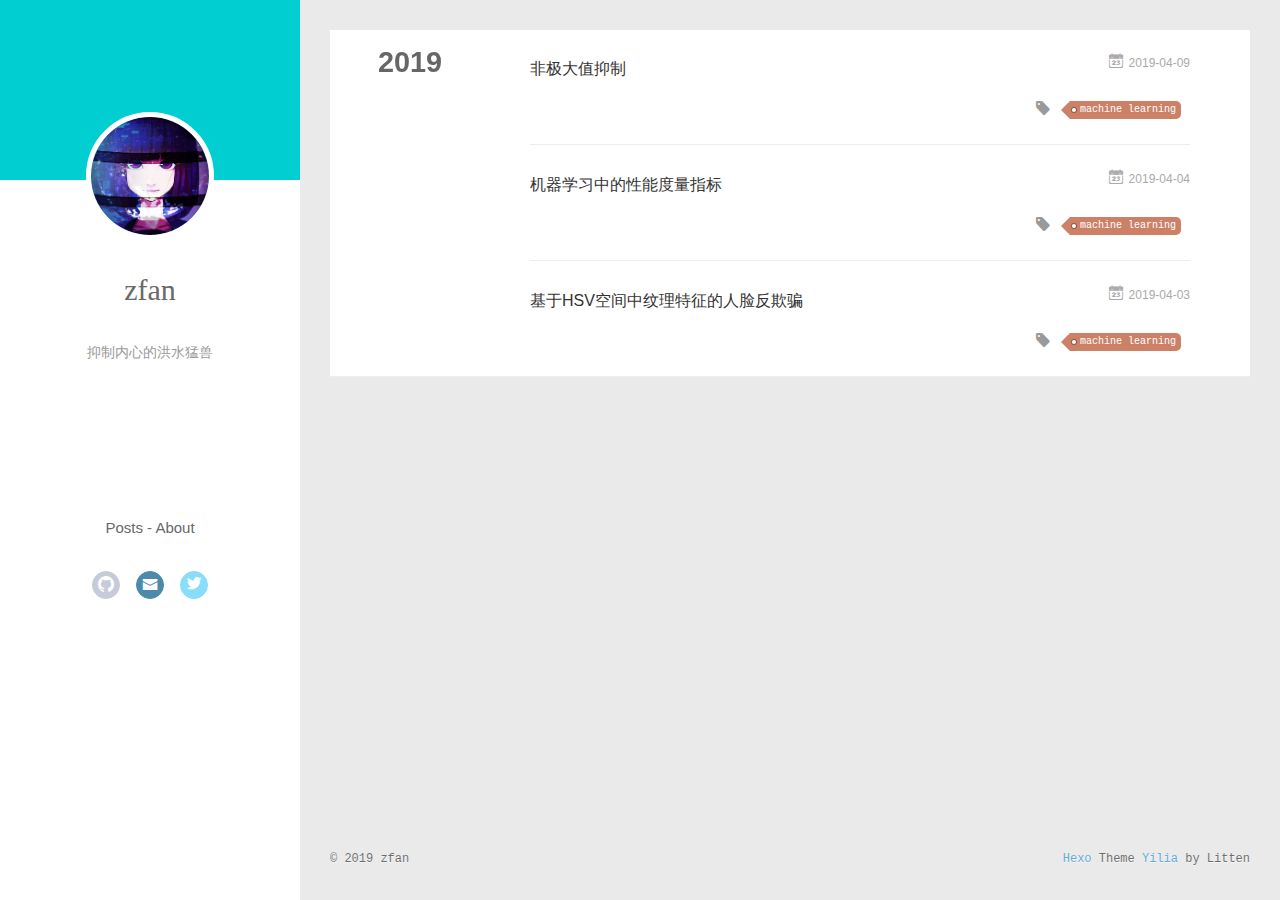
<file: archives/2019/index.html>
<!DOCTYPE html>
<html>
<head><meta name="generator" content="Hexo 3.8.0">
  <meta charset="utf-8">
  
  <meta name="renderer" content="webkit">
  <meta http-equiv="X-UA-Compatible" content="IE=edge">
  <link rel="dns-prefetch" href="http://puredark233.github.io">
  <title>Archives: 2019 | zfan&#39;s blog</title>
  <meta name="viewport" content="width=device-width, initial-scale=1, maximum-scale=1">
  <meta property="og:type" content="website">
<meta property="og:title" content="zfan&#39;s blog">
<meta property="og:url" content="http://puredark233.github.io/archives/2019/index.html">
<meta property="og:site_name" content="zfan&#39;s blog">
<meta property="og:locale" content="default">
<meta name="twitter:card" content="summary">
<meta name="twitter:title" content="zfan&#39;s blog">
  
    <link rel="alternative" href="/atom.xml" title="zfan&#39;s blog" type="application/atom+xml">
  
  
    <link rel="icon" href="/img/AnnaAvatar.jpg">
  
  <link rel="stylesheet" type="text/css" href="/./main.0cf68a.css">
  <style type="text/css">
  
    #container.show {
      background: linear-gradient(200deg,#ccc,#000);
    }
  </style>
  

  

</head>
</html>
<body>
  <div id="container" q-class="show:isCtnShow">
    <canvas id="anm-canvas" class="anm-canvas"></canvas>
    <div class="left-col" q-class="show:isShow">
      
<div class="overlay" style="background: #00CED1"></div>
<div class="intrude-less">
	<header id="header" class="inner">
		<a href="/" class="profilepic">
			<img src="/img/AnnaAvatar.jpg" class="js-avatar">
		</a>
		<hgroup>
		  <h1 class="header-author"><a href="/">zfan</a></h1>
		</hgroup>
		
		<p class="header-subtitle">抑制内心的洪水猛兽</p>
		

		<nav class="header-menu">
			<ul>
			
			</ul>
		</nav>
		<nav class="header-smart-menu">
    		
    			
    			<a q-on="click: openSlider(e, 'innerArchive')" href="javascript:void(0)">Posts</a>
    			
            
    			
            
    			
    			<a q-on="click: openSlider(e, 'aboutme')" href="javascript:void(0)">About</a>
    			
            
		</nav>
		<nav class="header-nav">
			<div class="social">
				
					<a class="github" target="_blank" href="https://github.com/PureDark233" title="github"><i class="icon-github"></i></a>
		        
					<a class="mail" target="_blank" href="mailto:zfan1998@foxmail.com" title="mail"><i class="icon-mail"></i></a>
		        
					<a class="twitter" target="_blank" href="https://twitter.com/puredark233" title="twitter"><i class="icon-twitter"></i></a>
		        
			</div>
		</nav>
	</header>		
</div>

    </div>
    <div class="mid-col" q-class="show:isShow,hide:isShow|isFalse">
      
<nav id="mobile-nav">
  	<div class="overlay js-overlay" style="background: #00CED1"></div>
	<div class="btnctn js-mobile-btnctn">
  		<div class="slider-trigger list" q-on="click: openSlider(e)"><i class="icon icon-sort"></i></div>
	</div>
	<div class="intrude-less">
		<header id="header" class="inner">
			<div class="profilepic">
				<img src="/img/AnnaAvatar.jpg" class="js-avatar">
			</div>
			<hgroup>
			  <h1 class="header-author js-header-author">zfan</h1>
			</hgroup>
			
			<p class="header-subtitle"><i class="icon icon-quo-left"></i>抑制内心的洪水猛兽<i class="icon icon-quo-right"></i></p>
			
			
			
			
			
			<nav class="header-nav">
				<div class="social">
					
						<a class="github" target="_blank" href="https://github.com/PureDark233" title="github"><i class="icon-github"></i></a>
			        
						<a class="mail" target="_blank" href="mailto:zfan1998@foxmail.com" title="mail"><i class="icon-mail"></i></a>
			        
						<a class="twitter" target="_blank" href="https://twitter.com/puredark233" title="twitter"><i class="icon-twitter"></i></a>
			        
				</div>
			</nav>

			<nav class="header-menu js-header-menu">
				<ul style="width: 50%">
				
				
				</ul>
			</nav>
		</header>				
	</div>
	<div class="mobile-mask" style="display:none" q-show="isShow"></div>
</nav>

      <div id="wrapper" class="body-wrap">
        <div class="menu-l">
          <div class="canvas-wrap">
            <canvas data-colors="#eaeaea" data-sectionHeight="100" data-contentId="js-content" id="myCanvas1" class="anm-canvas"></canvas>
          </div>
          <div id="js-content" class="content-ll">
            
  
  
    
    
      
      
      <section class="archives-wrap">
        <div class="archive-year-wrap">
          <a href="/archives/2019" class="archive-year">2019</a>
        </div>
        <div class="archives">
    
    <article class="archive-article archive-type-post">
  <div class="archive-article-inner">
    <header class="archive-article-header">
      	<div class="article-meta">
	      	<a href="/2019/04/09/非极大值抑制/" class="archive-article-date">
  	<time datetime="2019-04-09T06:12:13.000Z" itemprop="datePublished"><i class="icon-calendar icon"></i>2019-04-09</time>
</a>
        </div>
    	 
  
    <h1 itemprop="name">
      <a class="archive-article-title" href="/2019/04/09/非极大值抑制/">非极大值抑制</a>
    </h1>
  

        <div class="article-info info-on-right">
          
	<div class="article-tag tagcloud">
		<i class="icon-price-tags icon"></i>
		<ul class="article-tag-list">
			 
        		<li class="article-tag-list-item">
        			<a href="javascript:void(0)" class="js-tag article-tag-list-link color2">machine learning</a>
        		</li>
      		
		</ul>
	</div>

          

        </div>
        <div class="clearfix"></div>
    </header>
  </div>
</article>
  
    
    
    <article class="archive-article archive-type-post">
  <div class="archive-article-inner">
    <header class="archive-article-header">
      	<div class="article-meta">
	      	<a href="/2019/04/04/机器学习中的性能度量指标/" class="archive-article-date">
  	<time datetime="2019-04-04T01:23:22.000Z" itemprop="datePublished"><i class="icon-calendar icon"></i>2019-04-04</time>
</a>
        </div>
    	 
  
    <h1 itemprop="name">
      <a class="archive-article-title" href="/2019/04/04/机器学习中的性能度量指标/">机器学习中的性能度量指标</a>
    </h1>
  

        <div class="article-info info-on-right">
          
	<div class="article-tag tagcloud">
		<i class="icon-price-tags icon"></i>
		<ul class="article-tag-list">
			 
        		<li class="article-tag-list-item">
        			<a href="javascript:void(0)" class="js-tag article-tag-list-link color2">machine learning</a>
        		</li>
      		
		</ul>
	</div>

          

        </div>
        <div class="clearfix"></div>
    </header>
  </div>
</article>
  
    
    
    <article class="archive-article archive-type-post">
  <div class="archive-article-inner">
    <header class="archive-article-header">
      	<div class="article-meta">
	      	<a href="/2019/04/03/基于HSV空间中纹理特征的人脸反欺骗/" class="archive-article-date">
  	<time datetime="2019-04-03T06:52:50.000Z" itemprop="datePublished"><i class="icon-calendar icon"></i>2019-04-03</time>
</a>
        </div>
    	 
  
    <h1 itemprop="name">
      <a class="archive-article-title" href="/2019/04/03/基于HSV空间中纹理特征的人脸反欺骗/">基于HSV空间中纹理特征的人脸反欺骗</a>
    </h1>
  

        <div class="article-info info-on-right">
          
	<div class="article-tag tagcloud">
		<i class="icon-price-tags icon"></i>
		<ul class="article-tag-list">
			 
        		<li class="article-tag-list-item">
        			<a href="javascript:void(0)" class="js-tag article-tag-list-link color2">machine learning</a>
        		</li>
      		
		</ul>
	</div>

          

        </div>
        <div class="clearfix"></div>
    </header>
  </div>
</article>
  
  
    </div></section>
  

    


          </div>
        </div>
      </div>
      <footer id="footer">
  <div class="outer">
    <div id="footer-info">
    	<div class="footer-left">
    		&copy; 2019 zfan
    	</div>
      	<div class="footer-right">
      		<a href="http://hexo.io/" target="_blank">Hexo</a>  Theme <a href="https://github.com/litten/hexo-theme-yilia" target="_blank">Yilia</a> by Litten
      	</div>
    </div>
  </div>
</footer>

    </div>
    <script>
	var yiliaConfig = {
		mathjax: true,
		isHome: false,
		isPost: false,
		isArchive: true,
		isTag: false,
		isCategory: false,
		open_in_new: false,
		toc_hide_index: true,
		root: "/",
		innerArchive: true,
		showTags: true
	}
</script>

<script>!function(t){function n(e){if(r[e])return r[e].exports;var i=r[e]={exports:{},id:e,loaded:!1};return t[e].call(i.exports,i,i.exports,n),i.loaded=!0,i.exports}var r={};n.m=t,n.c=r,n.p="./",n(0)}([function(t,n,r){r(195),t.exports=r(191)},function(t,n,r){var e=r(3),i=r(52),o=r(27),u=r(28),c=r(53),f="prototype",a=function(t,n,r){var s,l,h,v,p=t&a.F,d=t&a.G,y=t&a.S,g=t&a.P,b=t&a.B,m=d?e:y?e[n]||(e[n]={}):(e[n]||{})[f],x=d?i:i[n]||(i[n]={}),w=x[f]||(x[f]={});d&&(r=n);for(s in r)l=!p&&m&&void 0!==m[s],h=(l?m:r)[s],v=b&&l?c(h,e):g&&"function"==typeof h?c(Function.call,h):h,m&&u(m,s,h,t&a.U),x[s]!=h&&o(x,s,v),g&&w[s]!=h&&(w[s]=h)};e.core=i,a.F=1,a.G=2,a.S=4,a.P=8,a.B=16,a.W=32,a.U=64,a.R=128,t.exports=a},function(t,n,r){var e=r(6);t.exports=function(t){if(!e(t))throw TypeError(t+" is not an object!");return t}},function(t,n){var r=t.exports="undefined"!=typeof window&&window.Math==Math?window:"undefined"!=typeof self&&self.Math==Math?self:Function("return this")();"number"==typeof __g&&(__g=r)},function(t,n){t.exports=function(t){try{return!!t()}catch(t){return!0}}},function(t,n){var r=t.exports="undefined"!=typeof window&&window.Math==Math?window:"undefined"!=typeof self&&self.Math==Math?self:Function("return this")();"number"==typeof __g&&(__g=r)},function(t,n){t.exports=function(t){return"object"==typeof t?null!==t:"function"==typeof t}},function(t,n,r){var e=r(126)("wks"),i=r(76),o=r(3).Symbol,u="function"==typeof o;(t.exports=function(t){return e[t]||(e[t]=u&&o[t]||(u?o:i)("Symbol."+t))}).store=e},function(t,n){var r={}.hasOwnProperty;t.exports=function(t,n){return r.call(t,n)}},function(t,n,r){var e=r(94),i=r(33);t.exports=function(t){return e(i(t))}},function(t,n,r){t.exports=!r(4)(function(){return 7!=Object.defineProperty({},"a",{get:function(){return 7}}).a})},function(t,n,r){var e=r(2),i=r(167),o=r(50),u=Object.defineProperty;n.f=r(10)?Object.defineProperty:function(t,n,r){if(e(t),n=o(n,!0),e(r),i)try{return u(t,n,r)}catch(t){}if("get"in r||"set"in r)throw TypeError("Accessors not supported!");return"value"in r&&(t[n]=r.value),t}},function(t,n,r){t.exports=!r(18)(function(){return 7!=Object.defineProperty({},"a",{get:function(){return 7}}).a})},function(t,n,r){var e=r(14),i=r(22);t.exports=r(12)?function(t,n,r){return e.f(t,n,i(1,r))}:function(t,n,r){return t[n]=r,t}},function(t,n,r){var e=r(20),i=r(58),o=r(42),u=Object.defineProperty;n.f=r(12)?Object.defineProperty:function(t,n,r){if(e(t),n=o(n,!0),e(r),i)try{return u(t,n,r)}catch(t){}if("get"in r||"set"in r)throw TypeError("Accessors not supported!");return"value"in r&&(t[n]=r.value),t}},function(t,n,r){var e=r(40)("wks"),i=r(23),o=r(5).Symbol,u="function"==typeof o;(t.exports=function(t){return e[t]||(e[t]=u&&o[t]||(u?o:i)("Symbol."+t))}).store=e},function(t,n,r){var e=r(67),i=Math.min;t.exports=function(t){return t>0?i(e(t),9007199254740991):0}},function(t,n,r){var e=r(46);t.exports=function(t){return Object(e(t))}},function(t,n){t.exports=function(t){try{return!!t()}catch(t){return!0}}},function(t,n,r){var e=r(63),i=r(34);t.exports=Object.keys||function(t){return e(t,i)}},function(t,n,r){var e=r(21);t.exports=function(t){if(!e(t))throw TypeError(t+" is not an object!");return t}},function(t,n){t.exports=function(t){return"object"==typeof t?null!==t:"function"==typeof t}},function(t,n){t.exports=function(t,n){return{enumerable:!(1&t),configurable:!(2&t),writable:!(4&t),value:n}}},function(t,n){var r=0,e=Math.random();t.exports=function(t){return"Symbol(".concat(void 0===t?"":t,")_",(++r+e).toString(36))}},function(t,n){var r={}.hasOwnProperty;t.exports=function(t,n){return r.call(t,n)}},function(t,n){var r=t.exports={version:"2.4.0"};"number"==typeof __e&&(__e=r)},function(t,n){t.exports=function(t){if("function"!=typeof t)throw TypeError(t+" is not a function!");return t}},function(t,n,r){var e=r(11),i=r(66);t.exports=r(10)?function(t,n,r){return e.f(t,n,i(1,r))}:function(t,n,r){return t[n]=r,t}},function(t,n,r){var e=r(3),i=r(27),o=r(24),u=r(76)("src"),c="toString",f=Function[c],a=(""+f).split(c);r(52).inspectSource=function(t){return f.call(t)},(t.exports=function(t,n,r,c){var f="function"==typeof r;f&&(o(r,"name")||i(r,"name",n)),t[n]!==r&&(f&&(o(r,u)||i(r,u,t[n]?""+t[n]:a.join(String(n)))),t===e?t[n]=r:c?t[n]?t[n]=r:i(t,n,r):(delete t[n],i(t,n,r)))})(Function.prototype,c,function(){return"function"==typeof this&&this[u]||f.call(this)})},function(t,n,r){var e=r(1),i=r(4),o=r(46),u=function(t,n,r,e){var i=String(o(t)),u="<"+n;return""!==r&&(u+=" "+r+'="'+String(e).replace(/"/g,"&quot;")+'"'),u+">"+i+"</"+n+">"};t.exports=function(t,n){var r={};r[t]=n(u),e(e.P+e.F*i(function(){var n=""[t]('"');return n!==n.toLowerCase()||n.split('"').length>3}),"String",r)}},function(t,n,r){var e=r(115),i=r(46);t.exports=function(t){return e(i(t))}},function(t,n,r){var e=r(116),i=r(66),o=r(30),u=r(50),c=r(24),f=r(167),a=Object.getOwnPropertyDescriptor;n.f=r(10)?a:function(t,n){if(t=o(t),n=u(n,!0),f)try{return a(t,n)}catch(t){}if(c(t,n))return i(!e.f.call(t,n),t[n])}},function(t,n,r){var e=r(24),i=r(17),o=r(145)("IE_PROTO"),u=Object.prototype;t.exports=Object.getPrototypeOf||function(t){return t=i(t),e(t,o)?t[o]:"function"==typeof t.constructor&&t instanceof t.constructor?t.constructor.prototype:t instanceof Object?u:null}},function(t,n){t.exports=function(t){if(void 0==t)throw TypeError("Can't call method on  "+t);return t}},function(t,n){t.exports="constructor,hasOwnProperty,isPrototypeOf,propertyIsEnumerable,toLocaleString,toString,valueOf".split(",")},function(t,n){t.exports={}},function(t,n){t.exports=!0},function(t,n){n.f={}.propertyIsEnumerable},function(t,n,r){var e=r(14).f,i=r(8),o=r(15)("toStringTag");t.exports=function(t,n,r){t&&!i(t=r?t:t.prototype,o)&&e(t,o,{configurable:!0,value:n})}},function(t,n,r){var e=r(40)("keys"),i=r(23);t.exports=function(t){return e[t]||(e[t]=i(t))}},function(t,n,r){var e=r(5),i="__core-js_shared__",o=e[i]||(e[i]={});t.exports=function(t){return o[t]||(o[t]={})}},function(t,n){var r=Math.ceil,e=Math.floor;t.exports=function(t){return isNaN(t=+t)?0:(t>0?e:r)(t)}},function(t,n,r){var e=r(21);t.exports=function(t,n){if(!e(t))return t;var r,i;if(n&&"function"==typeof(r=t.toString)&&!e(i=r.call(t)))return i;if("function"==typeof(r=t.valueOf)&&!e(i=r.call(t)))return i;if(!n&&"function"==typeof(r=t.toString)&&!e(i=r.call(t)))return i;throw TypeError("Can't convert object to primitive value")}},function(t,n,r){var e=r(5),i=r(25),o=r(36),u=r(44),c=r(14).f;t.exports=function(t){var n=i.Symbol||(i.Symbol=o?{}:e.Symbol||{});"_"==t.charAt(0)||t in n||c(n,t,{value:u.f(t)})}},function(t,n,r){n.f=r(15)},function(t,n){var r={}.toString;t.exports=function(t){return r.call(t).slice(8,-1)}},function(t,n){t.exports=function(t){if(void 0==t)throw TypeError("Can't call method on  "+t);return t}},function(t,n,r){var e=r(4);t.exports=function(t,n){return!!t&&e(function(){n?t.call(null,function(){},1):t.call(null)})}},function(t,n,r){var e=r(53),i=r(115),o=r(17),u=r(16),c=r(203);t.exports=function(t,n){var r=1==t,f=2==t,a=3==t,s=4==t,l=6==t,h=5==t||l,v=n||c;return function(n,c,p){for(var d,y,g=o(n),b=i(g),m=e(c,p,3),x=u(b.length),w=0,S=r?v(n,x):f?v(n,0):void 0;x>w;w++)if((h||w in b)&&(d=b[w],y=m(d,w,g),t))if(r)S[w]=y;else if(y)switch(t){case 3:return!0;case 5:return d;case 6:return w;case 2:S.push(d)}else if(s)return!1;return l?-1:a||s?s:S}}},function(t,n,r){var e=r(1),i=r(52),o=r(4);t.exports=function(t,n){var r=(i.Object||{})[t]||Object[t],u={};u[t]=n(r),e(e.S+e.F*o(function(){r(1)}),"Object",u)}},function(t,n,r){var e=r(6);t.exports=function(t,n){if(!e(t))return t;var r,i;if(n&&"function"==typeof(r=t.toString)&&!e(i=r.call(t)))return i;if("function"==typeof(r=t.valueOf)&&!e(i=r.call(t)))return i;if(!n&&"function"==typeof(r=t.toString)&&!e(i=r.call(t)))return i;throw TypeError("Can't convert object to primitive value")}},function(t,n,r){var e=r(5),i=r(25),o=r(91),u=r(13),c="prototype",f=function(t,n,r){var a,s,l,h=t&f.F,v=t&f.G,p=t&f.S,d=t&f.P,y=t&f.B,g=t&f.W,b=v?i:i[n]||(i[n]={}),m=b[c],x=v?e:p?e[n]:(e[n]||{})[c];v&&(r=n);for(a in r)(s=!h&&x&&void 0!==x[a])&&a in b||(l=s?x[a]:r[a],b[a]=v&&"function"!=typeof x[a]?r[a]:y&&s?o(l,e):g&&x[a]==l?function(t){var n=function(n,r,e){if(this instanceof t){switch(arguments.length){case 0:return new t;case 1:return new t(n);case 2:return new t(n,r)}return new t(n,r,e)}return t.apply(this,arguments)};return n[c]=t[c],n}(l):d&&"function"==typeof l?o(Function.call,l):l,d&&((b.virtual||(b.virtual={}))[a]=l,t&f.R&&m&&!m[a]&&u(m,a,l)))};f.F=1,f.G=2,f.S=4,f.P=8,f.B=16,f.W=32,f.U=64,f.R=128,t.exports=f},function(t,n){var r=t.exports={version:"2.4.0"};"number"==typeof __e&&(__e=r)},function(t,n,r){var e=r(26);t.exports=function(t,n,r){if(e(t),void 0===n)return t;switch(r){case 1:return function(r){return t.call(n,r)};case 2:return function(r,e){return t.call(n,r,e)};case 3:return function(r,e,i){return t.call(n,r,e,i)}}return function(){return t.apply(n,arguments)}}},function(t,n,r){var e=r(183),i=r(1),o=r(126)("metadata"),u=o.store||(o.store=new(r(186))),c=function(t,n,r){var i=u.get(t);if(!i){if(!r)return;u.set(t,i=new e)}var o=i.get(n);if(!o){if(!r)return;i.set(n,o=new e)}return o},f=function(t,n,r){var e=c(n,r,!1);return void 0!==e&&e.has(t)},a=function(t,n,r){var e=c(n,r,!1);return void 0===e?void 0:e.get(t)},s=function(t,n,r,e){c(r,e,!0).set(t,n)},l=function(t,n){var r=c(t,n,!1),e=[];return r&&r.forEach(function(t,n){e.push(n)}),e},h=function(t){return void 0===t||"symbol"==typeof t?t:String(t)},v=function(t){i(i.S,"Reflect",t)};t.exports={store:u,map:c,has:f,get:a,set:s,keys:l,key:h,exp:v}},function(t,n,r){"use strict";if(r(10)){var e=r(69),i=r(3),o=r(4),u=r(1),c=r(127),f=r(152),a=r(53),s=r(68),l=r(66),h=r(27),v=r(73),p=r(67),d=r(16),y=r(75),g=r(50),b=r(24),m=r(180),x=r(114),w=r(6),S=r(17),_=r(137),O=r(70),E=r(32),P=r(71).f,j=r(154),F=r(76),M=r(7),A=r(48),N=r(117),T=r(146),I=r(155),k=r(80),L=r(123),R=r(74),C=r(130),D=r(160),U=r(11),W=r(31),G=U.f,B=W.f,V=i.RangeError,z=i.TypeError,q=i.Uint8Array,K="ArrayBuffer",J="Shared"+K,Y="BYTES_PER_ELEMENT",H="prototype",$=Array[H],X=f.ArrayBuffer,Q=f.DataView,Z=A(0),tt=A(2),nt=A(3),rt=A(4),et=A(5),it=A(6),ot=N(!0),ut=N(!1),ct=I.values,ft=I.keys,at=I.entries,st=$.lastIndexOf,lt=$.reduce,ht=$.reduceRight,vt=$.join,pt=$.sort,dt=$.slice,yt=$.toString,gt=$.toLocaleString,bt=M("iterator"),mt=M("toStringTag"),xt=F("typed_constructor"),wt=F("def_constructor"),St=c.CONSTR,_t=c.TYPED,Ot=c.VIEW,Et="Wrong length!",Pt=A(1,function(t,n){return Tt(T(t,t[wt]),n)}),jt=o(function(){return 1===new q(new Uint16Array([1]).buffer)[0]}),Ft=!!q&&!!q[H].set&&o(function(){new q(1).set({})}),Mt=function(t,n){if(void 0===t)throw z(Et);var r=+t,e=d(t);if(n&&!m(r,e))throw V(Et);return e},At=function(t,n){var r=p(t);if(r<0||r%n)throw V("Wrong offset!");return r},Nt=function(t){if(w(t)&&_t in t)return t;throw z(t+" is not a typed array!")},Tt=function(t,n){if(!(w(t)&&xt in t))throw z("It is not a typed array constructor!");return new t(n)},It=function(t,n){return kt(T(t,t[wt]),n)},kt=function(t,n){for(var r=0,e=n.length,i=Tt(t,e);e>r;)i[r]=n[r++];return i},Lt=function(t,n,r){G(t,n,{get:function(){return this._d[r]}})},Rt=function(t){var n,r,e,i,o,u,c=S(t),f=arguments.length,s=f>1?arguments[1]:void 0,l=void 0!==s,h=j(c);if(void 0!=h&&!_(h)){for(u=h.call(c),e=[],n=0;!(o=u.next()).done;n++)e.push(o.value);c=e}for(l&&f>2&&(s=a(s,arguments[2],2)),n=0,r=d(c.length),i=Tt(this,r);r>n;n++)i[n]=l?s(c[n],n):c[n];return i},Ct=function(){for(var t=0,n=arguments.length,r=Tt(this,n);n>t;)r[t]=arguments[t++];return r},Dt=!!q&&o(function(){gt.call(new q(1))}),Ut=function(){return gt.apply(Dt?dt.call(Nt(this)):Nt(this),arguments)},Wt={copyWithin:function(t,n){return D.call(Nt(this),t,n,arguments.length>2?arguments[2]:void 0)},every:function(t){return rt(Nt(this),t,arguments.length>1?arguments[1]:void 0)},fill:function(t){return C.apply(Nt(this),arguments)},filter:function(t){return It(this,tt(Nt(this),t,arguments.length>1?arguments[1]:void 0))},find:function(t){return et(Nt(this),t,arguments.length>1?arguments[1]:void 0)},findIndex:function(t){return it(Nt(this),t,arguments.length>1?arguments[1]:void 0)},forEach:function(t){Z(Nt(this),t,arguments.length>1?arguments[1]:void 0)},indexOf:function(t){return ut(Nt(this),t,arguments.length>1?arguments[1]:void 0)},includes:function(t){return ot(Nt(this),t,arguments.length>1?arguments[1]:void 0)},join:function(t){return vt.apply(Nt(this),arguments)},lastIndexOf:function(t){return st.apply(Nt(this),arguments)},map:function(t){return Pt(Nt(this),t,arguments.length>1?arguments[1]:void 0)},reduce:function(t){return lt.apply(Nt(this),arguments)},reduceRight:function(t){return ht.apply(Nt(this),arguments)},reverse:function(){for(var t,n=this,r=Nt(n).length,e=Math.floor(r/2),i=0;i<e;)t=n[i],n[i++]=n[--r],n[r]=t;return n},some:function(t){return nt(Nt(this),t,arguments.length>1?arguments[1]:void 0)},sort:function(t){return pt.call(Nt(this),t)},subarray:function(t,n){var r=Nt(this),e=r.length,i=y(t,e);return new(T(r,r[wt]))(r.buffer,r.byteOffset+i*r.BYTES_PER_ELEMENT,d((void 0===n?e:y(n,e))-i))}},Gt=function(t,n){return It(this,dt.call(Nt(this),t,n))},Bt=function(t){Nt(this);var n=At(arguments[1],1),r=this.length,e=S(t),i=d(e.length),o=0;if(i+n>r)throw V(Et);for(;o<i;)this[n+o]=e[o++]},Vt={entries:function(){return at.call(Nt(this))},keys:function(){return ft.call(Nt(this))},values:function(){return ct.call(Nt(this))}},zt=function(t,n){return w(t)&&t[_t]&&"symbol"!=typeof n&&n in t&&String(+n)==String(n)},qt=function(t,n){return zt(t,n=g(n,!0))?l(2,t[n]):B(t,n)},Kt=function(t,n,r){return!(zt(t,n=g(n,!0))&&w(r)&&b(r,"value"))||b(r,"get")||b(r,"set")||r.configurable||b(r,"writable")&&!r.writable||b(r,"enumerable")&&!r.enumerable?G(t,n,r):(t[n]=r.value,t)};St||(W.f=qt,U.f=Kt),u(u.S+u.F*!St,"Object",{getOwnPropertyDescriptor:qt,defineProperty:Kt}),o(function(){yt.call({})})&&(yt=gt=function(){return vt.call(this)});var Jt=v({},Wt);v(Jt,Vt),h(Jt,bt,Vt.values),v(Jt,{slice:Gt,set:Bt,constructor:function(){},toString:yt,toLocaleString:Ut}),Lt(Jt,"buffer","b"),Lt(Jt,"byteOffset","o"),Lt(Jt,"byteLength","l"),Lt(Jt,"length","e"),G(Jt,mt,{get:function(){return this[_t]}}),t.exports=function(t,n,r,f){f=!!f;var a=t+(f?"Clamped":"")+"Array",l="Uint8Array"!=a,v="get"+t,p="set"+t,y=i[a],g=y||{},b=y&&E(y),m=!y||!c.ABV,S={},_=y&&y[H],j=function(t,r){var e=t._d;return e.v[v](r*n+e.o,jt)},F=function(t,r,e){var i=t._d;f&&(e=(e=Math.round(e))<0?0:e>255?255:255&e),i.v[p](r*n+i.o,e,jt)},M=function(t,n){G(t,n,{get:function(){return j(this,n)},set:function(t){return F(this,n,t)},enumerable:!0})};m?(y=r(function(t,r,e,i){s(t,y,a,"_d");var o,u,c,f,l=0,v=0;if(w(r)){if(!(r instanceof X||(f=x(r))==K||f==J))return _t in r?kt(y,r):Rt.call(y,r);o=r,v=At(e,n);var p=r.byteLength;if(void 0===i){if(p%n)throw V(Et);if((u=p-v)<0)throw V(Et)}else if((u=d(i)*n)+v>p)throw V(Et);c=u/n}else c=Mt(r,!0),u=c*n,o=new X(u);for(h(t,"_d",{b:o,o:v,l:u,e:c,v:new Q(o)});l<c;)M(t,l++)}),_=y[H]=O(Jt),h(_,"constructor",y)):L(function(t){new y(null),new y(t)},!0)||(y=r(function(t,r,e,i){s(t,y,a);var o;return w(r)?r instanceof X||(o=x(r))==K||o==J?void 0!==i?new g(r,At(e,n),i):void 0!==e?new g(r,At(e,n)):new g(r):_t in r?kt(y,r):Rt.call(y,r):new g(Mt(r,l))}),Z(b!==Function.prototype?P(g).concat(P(b)):P(g),function(t){t in y||h(y,t,g[t])}),y[H]=_,e||(_.constructor=y));var A=_[bt],N=!!A&&("values"==A.name||void 0==A.name),T=Vt.values;h(y,xt,!0),h(_,_t,a),h(_,Ot,!0),h(_,wt,y),(f?new y(1)[mt]==a:mt in _)||G(_,mt,{get:function(){return a}}),S[a]=y,u(u.G+u.W+u.F*(y!=g),S),u(u.S,a,{BYTES_PER_ELEMENT:n,from:Rt,of:Ct}),Y in _||h(_,Y,n),u(u.P,a,Wt),R(a),u(u.P+u.F*Ft,a,{set:Bt}),u(u.P+u.F*!N,a,Vt),u(u.P+u.F*(_.toString!=yt),a,{toString:yt}),u(u.P+u.F*o(function(){new y(1).slice()}),a,{slice:Gt}),u(u.P+u.F*(o(function(){return[1,2].toLocaleString()!=new y([1,2]).toLocaleString()})||!o(function(){_.toLocaleString.call([1,2])})),a,{toLocaleString:Ut}),k[a]=N?A:T,e||N||h(_,bt,T)}}else t.exports=function(){}},function(t,n){var r={}.toString;t.exports=function(t){return r.call(t).slice(8,-1)}},function(t,n,r){var e=r(21),i=r(5).document,o=e(i)&&e(i.createElement);t.exports=function(t){return o?i.createElement(t):{}}},function(t,n,r){t.exports=!r(12)&&!r(18)(function(){return 7!=Object.defineProperty(r(57)("div"),"a",{get:function(){return 7}}).a})},function(t,n,r){"use strict";var e=r(36),i=r(51),o=r(64),u=r(13),c=r(8),f=r(35),a=r(96),s=r(38),l=r(103),h=r(15)("iterator"),v=!([].keys&&"next"in[].keys()),p="keys",d="values",y=function(){return this};t.exports=function(t,n,r,g,b,m,x){a(r,n,g);var w,S,_,O=function(t){if(!v&&t in F)return F[t];switch(t){case p:case d:return function(){return new r(this,t)}}return function(){return new r(this,t)}},E=n+" Iterator",P=b==d,j=!1,F=t.prototype,M=F[h]||F["@@iterator"]||b&&F[b],A=M||O(b),N=b?P?O("entries"):A:void 0,T="Array"==n?F.entries||M:M;if(T&&(_=l(T.call(new t)))!==Object.prototype&&(s(_,E,!0),e||c(_,h)||u(_,h,y)),P&&M&&M.name!==d&&(j=!0,A=function(){return M.call(this)}),e&&!x||!v&&!j&&F[h]||u(F,h,A),f[n]=A,f[E]=y,b)if(w={values:P?A:O(d),keys:m?A:O(p),entries:N},x)for(S in w)S in F||o(F,S,w[S]);else i(i.P+i.F*(v||j),n,w);return w}},function(t,n,r){var e=r(20),i=r(100),o=r(34),u=r(39)("IE_PROTO"),c=function(){},f="prototype",a=function(){var t,n=r(57)("iframe"),e=o.length;for(n.style.display="none",r(93).appendChild(n),n.src="javascript:",t=n.contentWindow.document,t.open(),t.write("<script>document.F=Object<\/script>"),t.close(),a=t.F;e--;)delete a[f][o[e]];return a()};t.exports=Object.create||function(t,n){var r;return null!==t?(c[f]=e(t),r=new c,c[f]=null,r[u]=t):r=a(),void 0===n?r:i(r,n)}},function(t,n,r){var e=r(63),i=r(34).concat("length","prototype");n.f=Object.getOwnPropertyNames||function(t){return e(t,i)}},function(t,n){n.f=Object.getOwnPropertySymbols},function(t,n,r){var e=r(8),i=r(9),o=r(90)(!1),u=r(39)("IE_PROTO");t.exports=function(t,n){var r,c=i(t),f=0,a=[];for(r in c)r!=u&&e(c,r)&&a.push(r);for(;n.length>f;)e(c,r=n[f++])&&(~o(a,r)||a.push(r));return a}},function(t,n,r){t.exports=r(13)},function(t,n,r){var e=r(76)("meta"),i=r(6),o=r(24),u=r(11).f,c=0,f=Object.isExtensible||function(){return!0},a=!r(4)(function(){return f(Object.preventExtensions({}))}),s=function(t){u(t,e,{value:{i:"O"+ ++c,w:{}}})},l=function(t,n){if(!i(t))return"symbol"==typeof t?t:("string"==typeof t?"S":"P")+t;if(!o(t,e)){if(!f(t))return"F";if(!n)return"E";s(t)}return t[e].i},h=function(t,n){if(!o(t,e)){if(!f(t))return!0;if(!n)return!1;s(t)}return t[e].w},v=function(t){return a&&p.NEED&&f(t)&&!o(t,e)&&s(t),t},p=t.exports={KEY:e,NEED:!1,fastKey:l,getWeak:h,onFreeze:v}},function(t,n){t.exports=function(t,n){return{enumerable:!(1&t),configurable:!(2&t),writable:!(4&t),value:n}}},function(t,n){var r=Math.ceil,e=Math.floor;t.exports=function(t){return isNaN(t=+t)?0:(t>0?e:r)(t)}},function(t,n){t.exports=function(t,n,r,e){if(!(t instanceof n)||void 0!==e&&e in t)throw TypeError(r+": incorrect invocation!");return t}},function(t,n){t.exports=!1},function(t,n,r){var e=r(2),i=r(173),o=r(133),u=r(145)("IE_PROTO"),c=function(){},f="prototype",a=function(){var t,n=r(132)("iframe"),e=o.length;for(n.style.display="none",r(135).appendChild(n),n.src="javascript:",t=n.contentWindow.document,t.open(),t.write("<script>document.F=Object<\/script>"),t.close(),a=t.F;e--;)delete a[f][o[e]];return a()};t.exports=Object.create||function(t,n){var r;return null!==t?(c[f]=e(t),r=new c,c[f]=null,r[u]=t):r=a(),void 0===n?r:i(r,n)}},function(t,n,r){var e=r(175),i=r(133).concat("length","prototype");n.f=Object.getOwnPropertyNames||function(t){return e(t,i)}},function(t,n,r){var e=r(175),i=r(133);t.exports=Object.keys||function(t){return e(t,i)}},function(t,n,r){var e=r(28);t.exports=function(t,n,r){for(var i in n)e(t,i,n[i],r);return t}},function(t,n,r){"use strict";var e=r(3),i=r(11),o=r(10),u=r(7)("species");t.exports=function(t){var n=e[t];o&&n&&!n[u]&&i.f(n,u,{configurable:!0,get:function(){return this}})}},function(t,n,r){var e=r(67),i=Math.max,o=Math.min;t.exports=function(t,n){return t=e(t),t<0?i(t+n,0):o(t,n)}},function(t,n){var r=0,e=Math.random();t.exports=function(t){return"Symbol(".concat(void 0===t?"":t,")_",(++r+e).toString(36))}},function(t,n,r){var e=r(33);t.exports=function(t){return Object(e(t))}},function(t,n,r){var e=r(7)("unscopables"),i=Array.prototype;void 0==i[e]&&r(27)(i,e,{}),t.exports=function(t){i[e][t]=!0}},function(t,n,r){var e=r(53),i=r(169),o=r(137),u=r(2),c=r(16),f=r(154),a={},s={},n=t.exports=function(t,n,r,l,h){var v,p,d,y,g=h?function(){return t}:f(t),b=e(r,l,n?2:1),m=0;if("function"!=typeof g)throw TypeError(t+" is not iterable!");if(o(g)){for(v=c(t.length);v>m;m++)if((y=n?b(u(p=t[m])[0],p[1]):b(t[m]))===a||y===s)return y}else for(d=g.call(t);!(p=d.next()).done;)if((y=i(d,b,p.value,n))===a||y===s)return y};n.BREAK=a,n.RETURN=s},function(t,n){t.exports={}},function(t,n,r){var e=r(11).f,i=r(24),o=r(7)("toStringTag");t.exports=function(t,n,r){t&&!i(t=r?t:t.prototype,o)&&e(t,o,{configurable:!0,value:n})}},function(t,n,r){var e=r(1),i=r(46),o=r(4),u=r(150),c="["+u+"]",f="​",a=RegExp("^"+c+c+"*"),s=RegExp(c+c+"*$"),l=function(t,n,r){var i={},c=o(function(){return!!u[t]()||f[t]()!=f}),a=i[t]=c?n(h):u[t];r&&(i[r]=a),e(e.P+e.F*c,"String",i)},h=l.trim=function(t,n){return t=String(i(t)),1&n&&(t=t.replace(a,"")),2&n&&(t=t.replace(s,"")),t};t.exports=l},function(t,n,r){t.exports={default:r(86),__esModule:!0}},function(t,n,r){t.exports={default:r(87),__esModule:!0}},function(t,n,r){"use strict";function e(t){return t&&t.__esModule?t:{default:t}}n.__esModule=!0;var i=r(84),o=e(i),u=r(83),c=e(u),f="function"==typeof c.default&&"symbol"==typeof o.default?function(t){return typeof t}:function(t){return t&&"function"==typeof c.default&&t.constructor===c.default&&t!==c.default.prototype?"symbol":typeof t};n.default="function"==typeof c.default&&"symbol"===f(o.default)?function(t){return void 0===t?"undefined":f(t)}:function(t){return t&&"function"==typeof c.default&&t.constructor===c.default&&t!==c.default.prototype?"symbol":void 0===t?"undefined":f(t)}},function(t,n,r){r(110),r(108),r(111),r(112),t.exports=r(25).Symbol},function(t,n,r){r(109),r(113),t.exports=r(44).f("iterator")},function(t,n){t.exports=function(t){if("function"!=typeof t)throw TypeError(t+" is not a function!");return t}},function(t,n){t.exports=function(){}},function(t,n,r){var e=r(9),i=r(106),o=r(105);t.exports=function(t){return function(n,r,u){var c,f=e(n),a=i(f.length),s=o(u,a);if(t&&r!=r){for(;a>s;)if((c=f[s++])!=c)return!0}else for(;a>s;s++)if((t||s in f)&&f[s]===r)return t||s||0;return!t&&-1}}},function(t,n,r){var e=r(88);t.exports=function(t,n,r){if(e(t),void 0===n)return t;switch(r){case 1:return function(r){return t.call(n,r)};case 2:return function(r,e){return t.call(n,r,e)};case 3:return function(r,e,i){return t.call(n,r,e,i)}}return function(){return t.apply(n,arguments)}}},function(t,n,r){var e=r(19),i=r(62),o=r(37);t.exports=function(t){var n=e(t),r=i.f;if(r)for(var u,c=r(t),f=o.f,a=0;c.length>a;)f.call(t,u=c[a++])&&n.push(u);return n}},function(t,n,r){t.exports=r(5).document&&document.documentElement},function(t,n,r){var e=r(56);t.exports=Object("z").propertyIsEnumerable(0)?Object:function(t){return"String"==e(t)?t.split(""):Object(t)}},function(t,n,r){var e=r(56);t.exports=Array.isArray||function(t){return"Array"==e(t)}},function(t,n,r){"use strict";var e=r(60),i=r(22),o=r(38),u={};r(13)(u,r(15)("iterator"),function(){return this}),t.exports=function(t,n,r){t.prototype=e(u,{next:i(1,r)}),o(t,n+" Iterator")}},function(t,n){t.exports=function(t,n){return{value:n,done:!!t}}},function(t,n,r){var e=r(19),i=r(9);t.exports=function(t,n){for(var r,o=i(t),u=e(o),c=u.length,f=0;c>f;)if(o[r=u[f++]]===n)return r}},function(t,n,r){var e=r(23)("meta"),i=r(21),o=r(8),u=r(14).f,c=0,f=Object.isExtensible||function(){return!0},a=!r(18)(function(){return f(Object.preventExtensions({}))}),s=function(t){u(t,e,{value:{i:"O"+ ++c,w:{}}})},l=function(t,n){if(!i(t))return"symbol"==typeof t?t:("string"==typeof t?"S":"P")+t;if(!o(t,e)){if(!f(t))return"F";if(!n)return"E";s(t)}return t[e].i},h=function(t,n){if(!o(t,e)){if(!f(t))return!0;if(!n)return!1;s(t)}return t[e].w},v=function(t){return a&&p.NEED&&f(t)&&!o(t,e)&&s(t),t},p=t.exports={KEY:e,NEED:!1,fastKey:l,getWeak:h,onFreeze:v}},function(t,n,r){var e=r(14),i=r(20),o=r(19);t.exports=r(12)?Object.defineProperties:function(t,n){i(t);for(var r,u=o(n),c=u.length,f=0;c>f;)e.f(t,r=u[f++],n[r]);return t}},function(t,n,r){var e=r(37),i=r(22),o=r(9),u=r(42),c=r(8),f=r(58),a=Object.getOwnPropertyDescriptor;n.f=r(12)?a:function(t,n){if(t=o(t),n=u(n,!0),f)try{return a(t,n)}catch(t){}if(c(t,n))return i(!e.f.call(t,n),t[n])}},function(t,n,r){var e=r(9),i=r(61).f,o={}.toString,u="object"==typeof window&&window&&Object.getOwnPropertyNames?Object.getOwnPropertyNames(window):[],c=function(t){try{return i(t)}catch(t){return u.slice()}};t.exports.f=function(t){return u&&"[object Window]"==o.call(t)?c(t):i(e(t))}},function(t,n,r){var e=r(8),i=r(77),o=r(39)("IE_PROTO"),u=Object.prototype;t.exports=Object.getPrototypeOf||function(t){return t=i(t),e(t,o)?t[o]:"function"==typeof t.constructor&&t instanceof t.constructor?t.constructor.prototype:t instanceof Object?u:null}},function(t,n,r){var e=r(41),i=r(33);t.exports=function(t){return function(n,r){var o,u,c=String(i(n)),f=e(r),a=c.length;return f<0||f>=a?t?"":void 0:(o=c.charCodeAt(f),o<55296||o>56319||f+1===a||(u=c.charCodeAt(f+1))<56320||u>57343?t?c.charAt(f):o:t?c.slice(f,f+2):u-56320+(o-55296<<10)+65536)}}},function(t,n,r){var e=r(41),i=Math.max,o=Math.min;t.exports=function(t,n){return t=e(t),t<0?i(t+n,0):o(t,n)}},function(t,n,r){var e=r(41),i=Math.min;t.exports=function(t){return t>0?i(e(t),9007199254740991):0}},function(t,n,r){"use strict";var e=r(89),i=r(97),o=r(35),u=r(9);t.exports=r(59)(Array,"Array",function(t,n){this._t=u(t),this._i=0,this._k=n},function(){var t=this._t,n=this._k,r=this._i++;return!t||r>=t.length?(this._t=void 0,i(1)):"keys"==n?i(0,r):"values"==n?i(0,t[r]):i(0,[r,t[r]])},"values"),o.Arguments=o.Array,e("keys"),e("values"),e("entries")},function(t,n){},function(t,n,r){"use strict";var e=r(104)(!0);r(59)(String,"String",function(t){this._t=String(t),this._i=0},function(){var t,n=this._t,r=this._i;return r>=n.length?{value:void 0,done:!0}:(t=e(n,r),this._i+=t.length,{value:t,done:!1})})},function(t,n,r){"use strict";var e=r(5),i=r(8),o=r(12),u=r(51),c=r(64),f=r(99).KEY,a=r(18),s=r(40),l=r(38),h=r(23),v=r(15),p=r(44),d=r(43),y=r(98),g=r(92),b=r(95),m=r(20),x=r(9),w=r(42),S=r(22),_=r(60),O=r(102),E=r(101),P=r(14),j=r(19),F=E.f,M=P.f,A=O.f,N=e.Symbol,T=e.JSON,I=T&&T.stringify,k="prototype",L=v("_hidden"),R=v("toPrimitive"),C={}.propertyIsEnumerable,D=s("symbol-registry"),U=s("symbols"),W=s("op-symbols"),G=Object[k],B="function"==typeof N,V=e.QObject,z=!V||!V[k]||!V[k].findChild,q=o&&a(function(){return 7!=_(M({},"a",{get:function(){return M(this,"a",{value:7}).a}})).a})?function(t,n,r){var e=F(G,n);e&&delete G[n],M(t,n,r),e&&t!==G&&M(G,n,e)}:M,K=function(t){var n=U[t]=_(N[k]);return n._k=t,n},J=B&&"symbol"==typeof N.iterator?function(t){return"symbol"==typeof t}:function(t){return t instanceof N},Y=function(t,n,r){return t===G&&Y(W,n,r),m(t),n=w(n,!0),m(r),i(U,n)?(r.enumerable?(i(t,L)&&t[L][n]&&(t[L][n]=!1),r=_(r,{enumerable:S(0,!1)})):(i(t,L)||M(t,L,S(1,{})),t[L][n]=!0),q(t,n,r)):M(t,n,r)},H=function(t,n){m(t);for(var r,e=g(n=x(n)),i=0,o=e.length;o>i;)Y(t,r=e[i++],n[r]);return t},$=function(t,n){return void 0===n?_(t):H(_(t),n)},X=function(t){var n=C.call(this,t=w(t,!0));return!(this===G&&i(U,t)&&!i(W,t))&&(!(n||!i(this,t)||!i(U,t)||i(this,L)&&this[L][t])||n)},Q=function(t,n){if(t=x(t),n=w(n,!0),t!==G||!i(U,n)||i(W,n)){var r=F(t,n);return!r||!i(U,n)||i(t,L)&&t[L][n]||(r.enumerable=!0),r}},Z=function(t){for(var n,r=A(x(t)),e=[],o=0;r.length>o;)i(U,n=r[o++])||n==L||n==f||e.push(n);return e},tt=function(t){for(var n,r=t===G,e=A(r?W:x(t)),o=[],u=0;e.length>u;)!i(U,n=e[u++])||r&&!i(G,n)||o.push(U[n]);return o};B||(N=function(){if(this instanceof N)throw TypeError("Symbol is not a constructor!");var t=h(arguments.length>0?arguments[0]:void 0),n=function(r){this===G&&n.call(W,r),i(this,L)&&i(this[L],t)&&(this[L][t]=!1),q(this,t,S(1,r))};return o&&z&&q(G,t,{configurable:!0,set:n}),K(t)},c(N[k],"toString",function(){return this._k}),E.f=Q,P.f=Y,r(61).f=O.f=Z,r(37).f=X,r(62).f=tt,o&&!r(36)&&c(G,"propertyIsEnumerable",X,!0),p.f=function(t){return K(v(t))}),u(u.G+u.W+u.F*!B,{Symbol:N});for(var nt="hasInstance,isConcatSpreadable,iterator,match,replace,search,species,split,toPrimitive,toStringTag,unscopables".split(","),rt=0;nt.length>rt;)v(nt[rt++]);for(var nt=j(v.store),rt=0;nt.length>rt;)d(nt[rt++]);u(u.S+u.F*!B,"Symbol",{for:function(t){return i(D,t+="")?D[t]:D[t]=N(t)},keyFor:function(t){if(J(t))return y(D,t);throw TypeError(t+" is not a symbol!")},useSetter:function(){z=!0},useSimple:function(){z=!1}}),u(u.S+u.F*!B,"Object",{create:$,defineProperty:Y,defineProperties:H,getOwnPropertyDescriptor:Q,getOwnPropertyNames:Z,getOwnPropertySymbols:tt}),T&&u(u.S+u.F*(!B||a(function(){var t=N();return"[null]"!=I([t])||"{}"!=I({a:t})||"{}"!=I(Object(t))})),"JSON",{stringify:function(t){if(void 0!==t&&!J(t)){for(var n,r,e=[t],i=1;arguments.length>i;)e.push(arguments[i++]);return n=e[1],"function"==typeof n&&(r=n),!r&&b(n)||(n=function(t,n){if(r&&(n=r.call(this,t,n)),!J(n))return n}),e[1]=n,I.apply(T,e)}}}),N[k][R]||r(13)(N[k],R,N[k].valueOf),l(N,"Symbol"),l(Math,"Math",!0),l(e.JSON,"JSON",!0)},function(t,n,r){r(43)("asyncIterator")},function(t,n,r){r(43)("observable")},function(t,n,r){r(107);for(var e=r(5),i=r(13),o=r(35),u=r(15)("toStringTag"),c=["NodeList","DOMTokenList","MediaList","StyleSheetList","CSSRuleList"],f=0;f<5;f++){var a=c[f],s=e[a],l=s&&s.prototype;l&&!l[u]&&i(l,u,a),o[a]=o.Array}},function(t,n,r){var e=r(45),i=r(7)("toStringTag"),o="Arguments"==e(function(){return arguments}()),u=function(t,n){try{return t[n]}catch(t){}};t.exports=function(t){var n,r,c;return void 0===t?"Undefined":null===t?"Null":"string"==typeof(r=u(n=Object(t),i))?r:o?e(n):"Object"==(c=e(n))&&"function"==typeof n.callee?"Arguments":c}},function(t,n,r){var e=r(45);t.exports=Object("z").propertyIsEnumerable(0)?Object:function(t){return"String"==e(t)?t.split(""):Object(t)}},function(t,n){n.f={}.propertyIsEnumerable},function(t,n,r){var e=r(30),i=r(16),o=r(75);t.exports=function(t){return function(n,r,u){var c,f=e(n),a=i(f.length),s=o(u,a);if(t&&r!=r){for(;a>s;)if((c=f[s++])!=c)return!0}else for(;a>s;s++)if((t||s in f)&&f[s]===r)return t||s||0;return!t&&-1}}},function(t,n,r){"use strict";var e=r(3),i=r(1),o=r(28),u=r(73),c=r(65),f=r(79),a=r(68),s=r(6),l=r(4),h=r(123),v=r(81),p=r(136);t.exports=function(t,n,r,d,y,g){var b=e[t],m=b,x=y?"set":"add",w=m&&m.prototype,S={},_=function(t){var n=w[t];o(w,t,"delete"==t?function(t){return!(g&&!s(t))&&n.call(this,0===t?0:t)}:"has"==t?function(t){return!(g&&!s(t))&&n.call(this,0===t?0:t)}:"get"==t?function(t){return g&&!s(t)?void 0:n.call(this,0===t?0:t)}:"add"==t?function(t){return n.call(this,0===t?0:t),this}:function(t,r){return n.call(this,0===t?0:t,r),this})};if("function"==typeof m&&(g||w.forEach&&!l(function(){(new m).entries().next()}))){var O=new m,E=O[x](g?{}:-0,1)!=O,P=l(function(){O.has(1)}),j=h(function(t){new m(t)}),F=!g&&l(function(){for(var t=new m,n=5;n--;)t[x](n,n);return!t.has(-0)});j||(m=n(function(n,r){a(n,m,t);var e=p(new b,n,m);return void 0!=r&&f(r,y,e[x],e),e}),m.prototype=w,w.constructor=m),(P||F)&&(_("delete"),_("has"),y&&_("get")),(F||E)&&_(x),g&&w.clear&&delete w.clear}else m=d.getConstructor(n,t,y,x),u(m.prototype,r),c.NEED=!0;return v(m,t),S[t]=m,i(i.G+i.W+i.F*(m!=b),S),g||d.setStrong(m,t,y),m}},function(t,n,r){"use strict";var e=r(27),i=r(28),o=r(4),u=r(46),c=r(7);t.exports=function(t,n,r){var f=c(t),a=r(u,f,""[t]),s=a[0],l=a[1];o(function(){var n={};return n[f]=function(){return 7},7!=""[t](n)})&&(i(String.prototype,t,s),e(RegExp.prototype,f,2==n?function(t,n){return l.call(t,this,n)}:function(t){return l.call(t,this)}))}
},function(t,n,r){"use strict";var e=r(2);t.exports=function(){var t=e(this),n="";return t.global&&(n+="g"),t.ignoreCase&&(n+="i"),t.multiline&&(n+="m"),t.unicode&&(n+="u"),t.sticky&&(n+="y"),n}},function(t,n){t.exports=function(t,n,r){var e=void 0===r;switch(n.length){case 0:return e?t():t.call(r);case 1:return e?t(n[0]):t.call(r,n[0]);case 2:return e?t(n[0],n[1]):t.call(r,n[0],n[1]);case 3:return e?t(n[0],n[1],n[2]):t.call(r,n[0],n[1],n[2]);case 4:return e?t(n[0],n[1],n[2],n[3]):t.call(r,n[0],n[1],n[2],n[3])}return t.apply(r,n)}},function(t,n,r){var e=r(6),i=r(45),o=r(7)("match");t.exports=function(t){var n;return e(t)&&(void 0!==(n=t[o])?!!n:"RegExp"==i(t))}},function(t,n,r){var e=r(7)("iterator"),i=!1;try{var o=[7][e]();o.return=function(){i=!0},Array.from(o,function(){throw 2})}catch(t){}t.exports=function(t,n){if(!n&&!i)return!1;var r=!1;try{var o=[7],u=o[e]();u.next=function(){return{done:r=!0}},o[e]=function(){return u},t(o)}catch(t){}return r}},function(t,n,r){t.exports=r(69)||!r(4)(function(){var t=Math.random();__defineSetter__.call(null,t,function(){}),delete r(3)[t]})},function(t,n){n.f=Object.getOwnPropertySymbols},function(t,n,r){var e=r(3),i="__core-js_shared__",o=e[i]||(e[i]={});t.exports=function(t){return o[t]||(o[t]={})}},function(t,n,r){for(var e,i=r(3),o=r(27),u=r(76),c=u("typed_array"),f=u("view"),a=!(!i.ArrayBuffer||!i.DataView),s=a,l=0,h="Int8Array,Uint8Array,Uint8ClampedArray,Int16Array,Uint16Array,Int32Array,Uint32Array,Float32Array,Float64Array".split(",");l<9;)(e=i[h[l++]])?(o(e.prototype,c,!0),o(e.prototype,f,!0)):s=!1;t.exports={ABV:a,CONSTR:s,TYPED:c,VIEW:f}},function(t,n){"use strict";var r={versions:function(){var t=window.navigator.userAgent;return{trident:t.indexOf("Trident")>-1,presto:t.indexOf("Presto")>-1,webKit:t.indexOf("AppleWebKit")>-1,gecko:t.indexOf("Gecko")>-1&&-1==t.indexOf("KHTML"),mobile:!!t.match(/AppleWebKit.*Mobile.*/),ios:!!t.match(/\(i[^;]+;( U;)? CPU.+Mac OS X/),android:t.indexOf("Android")>-1||t.indexOf("Linux")>-1,iPhone:t.indexOf("iPhone")>-1||t.indexOf("Mac")>-1,iPad:t.indexOf("iPad")>-1,webApp:-1==t.indexOf("Safari"),weixin:-1==t.indexOf("MicroMessenger")}}()};t.exports=r},function(t,n,r){"use strict";var e=r(85),i=function(t){return t&&t.__esModule?t:{default:t}}(e),o=function(){function t(t,n,e){return n||e?String.fromCharCode(n||e):r[t]||t}function n(t){return e[t]}var r={"&quot;":'"',"&lt;":"<","&gt;":">","&amp;":"&","&nbsp;":" "},e={};for(var u in r)e[r[u]]=u;return r["&apos;"]="'",e["'"]="&#39;",{encode:function(t){return t?(""+t).replace(/['<> "&]/g,n).replace(/\r?\n/g,"<br/>").replace(/\s/g,"&nbsp;"):""},decode:function(n){return n?(""+n).replace(/<br\s*\/?>/gi,"\n").replace(/&quot;|&lt;|&gt;|&amp;|&nbsp;|&apos;|&#(\d+);|&#(\d+)/g,t).replace(/\u00a0/g," "):""},encodeBase16:function(t){if(!t)return t;t+="";for(var n=[],r=0,e=t.length;e>r;r++)n.push(t.charCodeAt(r).toString(16).toUpperCase());return n.join("")},encodeBase16forJSON:function(t){if(!t)return t;t=t.replace(/[\u4E00-\u9FBF]/gi,function(t){return escape(t).replace("%u","\\u")});for(var n=[],r=0,e=t.length;e>r;r++)n.push(t.charCodeAt(r).toString(16).toUpperCase());return n.join("")},decodeBase16:function(t){if(!t)return t;t+="";for(var n=[],r=0,e=t.length;e>r;r+=2)n.push(String.fromCharCode("0x"+t.slice(r,r+2)));return n.join("")},encodeObject:function(t){if(t instanceof Array)for(var n=0,r=t.length;r>n;n++)t[n]=o.encodeObject(t[n]);else if("object"==(void 0===t?"undefined":(0,i.default)(t)))for(var e in t)t[e]=o.encodeObject(t[e]);else if("string"==typeof t)return o.encode(t);return t},loadScript:function(t){var n=document.createElement("script");document.getElementsByTagName("body")[0].appendChild(n),n.setAttribute("src",t)},addLoadEvent:function(t){var n=window.onload;"function"!=typeof window.onload?window.onload=t:window.onload=function(){n(),t()}}}}();t.exports=o},function(t,n,r){"use strict";var e=r(17),i=r(75),o=r(16);t.exports=function(t){for(var n=e(this),r=o(n.length),u=arguments.length,c=i(u>1?arguments[1]:void 0,r),f=u>2?arguments[2]:void 0,a=void 0===f?r:i(f,r);a>c;)n[c++]=t;return n}},function(t,n,r){"use strict";var e=r(11),i=r(66);t.exports=function(t,n,r){n in t?e.f(t,n,i(0,r)):t[n]=r}},function(t,n,r){var e=r(6),i=r(3).document,o=e(i)&&e(i.createElement);t.exports=function(t){return o?i.createElement(t):{}}},function(t,n){t.exports="constructor,hasOwnProperty,isPrototypeOf,propertyIsEnumerable,toLocaleString,toString,valueOf".split(",")},function(t,n,r){var e=r(7)("match");t.exports=function(t){var n=/./;try{"/./"[t](n)}catch(r){try{return n[e]=!1,!"/./"[t](n)}catch(t){}}return!0}},function(t,n,r){t.exports=r(3).document&&document.documentElement},function(t,n,r){var e=r(6),i=r(144).set;t.exports=function(t,n,r){var o,u=n.constructor;return u!==r&&"function"==typeof u&&(o=u.prototype)!==r.prototype&&e(o)&&i&&i(t,o),t}},function(t,n,r){var e=r(80),i=r(7)("iterator"),o=Array.prototype;t.exports=function(t){return void 0!==t&&(e.Array===t||o[i]===t)}},function(t,n,r){var e=r(45);t.exports=Array.isArray||function(t){return"Array"==e(t)}},function(t,n,r){"use strict";var e=r(70),i=r(66),o=r(81),u={};r(27)(u,r(7)("iterator"),function(){return this}),t.exports=function(t,n,r){t.prototype=e(u,{next:i(1,r)}),o(t,n+" Iterator")}},function(t,n,r){"use strict";var e=r(69),i=r(1),o=r(28),u=r(27),c=r(24),f=r(80),a=r(139),s=r(81),l=r(32),h=r(7)("iterator"),v=!([].keys&&"next"in[].keys()),p="keys",d="values",y=function(){return this};t.exports=function(t,n,r,g,b,m,x){a(r,n,g);var w,S,_,O=function(t){if(!v&&t in F)return F[t];switch(t){case p:case d:return function(){return new r(this,t)}}return function(){return new r(this,t)}},E=n+" Iterator",P=b==d,j=!1,F=t.prototype,M=F[h]||F["@@iterator"]||b&&F[b],A=M||O(b),N=b?P?O("entries"):A:void 0,T="Array"==n?F.entries||M:M;if(T&&(_=l(T.call(new t)))!==Object.prototype&&(s(_,E,!0),e||c(_,h)||u(_,h,y)),P&&M&&M.name!==d&&(j=!0,A=function(){return M.call(this)}),e&&!x||!v&&!j&&F[h]||u(F,h,A),f[n]=A,f[E]=y,b)if(w={values:P?A:O(d),keys:m?A:O(p),entries:N},x)for(S in w)S in F||o(F,S,w[S]);else i(i.P+i.F*(v||j),n,w);return w}},function(t,n){var r=Math.expm1;t.exports=!r||r(10)>22025.465794806718||r(10)<22025.465794806718||-2e-17!=r(-2e-17)?function(t){return 0==(t=+t)?t:t>-1e-6&&t<1e-6?t+t*t/2:Math.exp(t)-1}:r},function(t,n){t.exports=Math.sign||function(t){return 0==(t=+t)||t!=t?t:t<0?-1:1}},function(t,n,r){var e=r(3),i=r(151).set,o=e.MutationObserver||e.WebKitMutationObserver,u=e.process,c=e.Promise,f="process"==r(45)(u);t.exports=function(){var t,n,r,a=function(){var e,i;for(f&&(e=u.domain)&&e.exit();t;){i=t.fn,t=t.next;try{i()}catch(e){throw t?r():n=void 0,e}}n=void 0,e&&e.enter()};if(f)r=function(){u.nextTick(a)};else if(o){var s=!0,l=document.createTextNode("");new o(a).observe(l,{characterData:!0}),r=function(){l.data=s=!s}}else if(c&&c.resolve){var h=c.resolve();r=function(){h.then(a)}}else r=function(){i.call(e,a)};return function(e){var i={fn:e,next:void 0};n&&(n.next=i),t||(t=i,r()),n=i}}},function(t,n,r){var e=r(6),i=r(2),o=function(t,n){if(i(t),!e(n)&&null!==n)throw TypeError(n+": can't set as prototype!")};t.exports={set:Object.setPrototypeOf||("__proto__"in{}?function(t,n,e){try{e=r(53)(Function.call,r(31).f(Object.prototype,"__proto__").set,2),e(t,[]),n=!(t instanceof Array)}catch(t){n=!0}return function(t,r){return o(t,r),n?t.__proto__=r:e(t,r),t}}({},!1):void 0),check:o}},function(t,n,r){var e=r(126)("keys"),i=r(76);t.exports=function(t){return e[t]||(e[t]=i(t))}},function(t,n,r){var e=r(2),i=r(26),o=r(7)("species");t.exports=function(t,n){var r,u=e(t).constructor;return void 0===u||void 0==(r=e(u)[o])?n:i(r)}},function(t,n,r){var e=r(67),i=r(46);t.exports=function(t){return function(n,r){var o,u,c=String(i(n)),f=e(r),a=c.length;return f<0||f>=a?t?"":void 0:(o=c.charCodeAt(f),o<55296||o>56319||f+1===a||(u=c.charCodeAt(f+1))<56320||u>57343?t?c.charAt(f):o:t?c.slice(f,f+2):u-56320+(o-55296<<10)+65536)}}},function(t,n,r){var e=r(122),i=r(46);t.exports=function(t,n,r){if(e(n))throw TypeError("String#"+r+" doesn't accept regex!");return String(i(t))}},function(t,n,r){"use strict";var e=r(67),i=r(46);t.exports=function(t){var n=String(i(this)),r="",o=e(t);if(o<0||o==1/0)throw RangeError("Count can't be negative");for(;o>0;(o>>>=1)&&(n+=n))1&o&&(r+=n);return r}},function(t,n){t.exports="\t\n\v\f\r   ᠎             　\u2028\u2029\ufeff"},function(t,n,r){var e,i,o,u=r(53),c=r(121),f=r(135),a=r(132),s=r(3),l=s.process,h=s.setImmediate,v=s.clearImmediate,p=s.MessageChannel,d=0,y={},g="onreadystatechange",b=function(){var t=+this;if(y.hasOwnProperty(t)){var n=y[t];delete y[t],n()}},m=function(t){b.call(t.data)};h&&v||(h=function(t){for(var n=[],r=1;arguments.length>r;)n.push(arguments[r++]);return y[++d]=function(){c("function"==typeof t?t:Function(t),n)},e(d),d},v=function(t){delete y[t]},"process"==r(45)(l)?e=function(t){l.nextTick(u(b,t,1))}:p?(i=new p,o=i.port2,i.port1.onmessage=m,e=u(o.postMessage,o,1)):s.addEventListener&&"function"==typeof postMessage&&!s.importScripts?(e=function(t){s.postMessage(t+"","*")},s.addEventListener("message",m,!1)):e=g in a("script")?function(t){f.appendChild(a("script"))[g]=function(){f.removeChild(this),b.call(t)}}:function(t){setTimeout(u(b,t,1),0)}),t.exports={set:h,clear:v}},function(t,n,r){"use strict";var e=r(3),i=r(10),o=r(69),u=r(127),c=r(27),f=r(73),a=r(4),s=r(68),l=r(67),h=r(16),v=r(71).f,p=r(11).f,d=r(130),y=r(81),g="ArrayBuffer",b="DataView",m="prototype",x="Wrong length!",w="Wrong index!",S=e[g],_=e[b],O=e.Math,E=e.RangeError,P=e.Infinity,j=S,F=O.abs,M=O.pow,A=O.floor,N=O.log,T=O.LN2,I="buffer",k="byteLength",L="byteOffset",R=i?"_b":I,C=i?"_l":k,D=i?"_o":L,U=function(t,n,r){var e,i,o,u=Array(r),c=8*r-n-1,f=(1<<c)-1,a=f>>1,s=23===n?M(2,-24)-M(2,-77):0,l=0,h=t<0||0===t&&1/t<0?1:0;for(t=F(t),t!=t||t===P?(i=t!=t?1:0,e=f):(e=A(N(t)/T),t*(o=M(2,-e))<1&&(e--,o*=2),t+=e+a>=1?s/o:s*M(2,1-a),t*o>=2&&(e++,o/=2),e+a>=f?(i=0,e=f):e+a>=1?(i=(t*o-1)*M(2,n),e+=a):(i=t*M(2,a-1)*M(2,n),e=0));n>=8;u[l++]=255&i,i/=256,n-=8);for(e=e<<n|i,c+=n;c>0;u[l++]=255&e,e/=256,c-=8);return u[--l]|=128*h,u},W=function(t,n,r){var e,i=8*r-n-1,o=(1<<i)-1,u=o>>1,c=i-7,f=r-1,a=t[f--],s=127&a;for(a>>=7;c>0;s=256*s+t[f],f--,c-=8);for(e=s&(1<<-c)-1,s>>=-c,c+=n;c>0;e=256*e+t[f],f--,c-=8);if(0===s)s=1-u;else{if(s===o)return e?NaN:a?-P:P;e+=M(2,n),s-=u}return(a?-1:1)*e*M(2,s-n)},G=function(t){return t[3]<<24|t[2]<<16|t[1]<<8|t[0]},B=function(t){return[255&t]},V=function(t){return[255&t,t>>8&255]},z=function(t){return[255&t,t>>8&255,t>>16&255,t>>24&255]},q=function(t){return U(t,52,8)},K=function(t){return U(t,23,4)},J=function(t,n,r){p(t[m],n,{get:function(){return this[r]}})},Y=function(t,n,r,e){var i=+r,o=l(i);if(i!=o||o<0||o+n>t[C])throw E(w);var u=t[R]._b,c=o+t[D],f=u.slice(c,c+n);return e?f:f.reverse()},H=function(t,n,r,e,i,o){var u=+r,c=l(u);if(u!=c||c<0||c+n>t[C])throw E(w);for(var f=t[R]._b,a=c+t[D],s=e(+i),h=0;h<n;h++)f[a+h]=s[o?h:n-h-1]},$=function(t,n){s(t,S,g);var r=+n,e=h(r);if(r!=e)throw E(x);return e};if(u.ABV){if(!a(function(){new S})||!a(function(){new S(.5)})){S=function(t){return new j($(this,t))};for(var X,Q=S[m]=j[m],Z=v(j),tt=0;Z.length>tt;)(X=Z[tt++])in S||c(S,X,j[X]);o||(Q.constructor=S)}var nt=new _(new S(2)),rt=_[m].setInt8;nt.setInt8(0,2147483648),nt.setInt8(1,2147483649),!nt.getInt8(0)&&nt.getInt8(1)||f(_[m],{setInt8:function(t,n){rt.call(this,t,n<<24>>24)},setUint8:function(t,n){rt.call(this,t,n<<24>>24)}},!0)}else S=function(t){var n=$(this,t);this._b=d.call(Array(n),0),this[C]=n},_=function(t,n,r){s(this,_,b),s(t,S,b);var e=t[C],i=l(n);if(i<0||i>e)throw E("Wrong offset!");if(r=void 0===r?e-i:h(r),i+r>e)throw E(x);this[R]=t,this[D]=i,this[C]=r},i&&(J(S,k,"_l"),J(_,I,"_b"),J(_,k,"_l"),J(_,L,"_o")),f(_[m],{getInt8:function(t){return Y(this,1,t)[0]<<24>>24},getUint8:function(t){return Y(this,1,t)[0]},getInt16:function(t){var n=Y(this,2,t,arguments[1]);return(n[1]<<8|n[0])<<16>>16},getUint16:function(t){var n=Y(this,2,t,arguments[1]);return n[1]<<8|n[0]},getInt32:function(t){return G(Y(this,4,t,arguments[1]))},getUint32:function(t){return G(Y(this,4,t,arguments[1]))>>>0},getFloat32:function(t){return W(Y(this,4,t,arguments[1]),23,4)},getFloat64:function(t){return W(Y(this,8,t,arguments[1]),52,8)},setInt8:function(t,n){H(this,1,t,B,n)},setUint8:function(t,n){H(this,1,t,B,n)},setInt16:function(t,n){H(this,2,t,V,n,arguments[2])},setUint16:function(t,n){H(this,2,t,V,n,arguments[2])},setInt32:function(t,n){H(this,4,t,z,n,arguments[2])},setUint32:function(t,n){H(this,4,t,z,n,arguments[2])},setFloat32:function(t,n){H(this,4,t,K,n,arguments[2])},setFloat64:function(t,n){H(this,8,t,q,n,arguments[2])}});y(S,g),y(_,b),c(_[m],u.VIEW,!0),n[g]=S,n[b]=_},function(t,n,r){var e=r(3),i=r(52),o=r(69),u=r(182),c=r(11).f;t.exports=function(t){var n=i.Symbol||(i.Symbol=o?{}:e.Symbol||{});"_"==t.charAt(0)||t in n||c(n,t,{value:u.f(t)})}},function(t,n,r){var e=r(114),i=r(7)("iterator"),o=r(80);t.exports=r(52).getIteratorMethod=function(t){if(void 0!=t)return t[i]||t["@@iterator"]||o[e(t)]}},function(t,n,r){"use strict";var e=r(78),i=r(170),o=r(80),u=r(30);t.exports=r(140)(Array,"Array",function(t,n){this._t=u(t),this._i=0,this._k=n},function(){var t=this._t,n=this._k,r=this._i++;return!t||r>=t.length?(this._t=void 0,i(1)):"keys"==n?i(0,r):"values"==n?i(0,t[r]):i(0,[r,t[r]])},"values"),o.Arguments=o.Array,e("keys"),e("values"),e("entries")},function(t,n){function r(t,n){t.classList?t.classList.add(n):t.className+=" "+n}t.exports=r},function(t,n){function r(t,n){if(t.classList)t.classList.remove(n);else{var r=new RegExp("(^|\\b)"+n.split(" ").join("|")+"(\\b|$)","gi");t.className=t.className.replace(r," ")}}t.exports=r},function(t,n){function r(){throw new Error("setTimeout has not been defined")}function e(){throw new Error("clearTimeout has not been defined")}function i(t){if(s===setTimeout)return setTimeout(t,0);if((s===r||!s)&&setTimeout)return s=setTimeout,setTimeout(t,0);try{return s(t,0)}catch(n){try{return s.call(null,t,0)}catch(n){return s.call(this,t,0)}}}function o(t){if(l===clearTimeout)return clearTimeout(t);if((l===e||!l)&&clearTimeout)return l=clearTimeout,clearTimeout(t);try{return l(t)}catch(n){try{return l.call(null,t)}catch(n){return l.call(this,t)}}}function u(){d&&v&&(d=!1,v.length?p=v.concat(p):y=-1,p.length&&c())}function c(){if(!d){var t=i(u);d=!0;for(var n=p.length;n;){for(v=p,p=[];++y<n;)v&&v[y].run();y=-1,n=p.length}v=null,d=!1,o(t)}}function f(t,n){this.fun=t,this.array=n}function a(){}var s,l,h=t.exports={};!function(){try{s="function"==typeof setTimeout?setTimeout:r}catch(t){s=r}try{l="function"==typeof clearTimeout?clearTimeout:e}catch(t){l=e}}();var v,p=[],d=!1,y=-1;h.nextTick=function(t){var n=new Array(arguments.length-1);if(arguments.length>1)for(var r=1;r<arguments.length;r++)n[r-1]=arguments[r];p.push(new f(t,n)),1!==p.length||d||i(c)},f.prototype.run=function(){this.fun.apply(null,this.array)},h.title="browser",h.browser=!0,h.env={},h.argv=[],h.version="",h.versions={},h.on=a,h.addListener=a,h.once=a,h.off=a,h.removeListener=a,h.removeAllListeners=a,h.emit=a,h.prependListener=a,h.prependOnceListener=a,h.listeners=function(t){return[]},h.binding=function(t){throw new Error("process.binding is not supported")},h.cwd=function(){return"/"},h.chdir=function(t){throw new Error("process.chdir is not supported")},h.umask=function(){return 0}},function(t,n,r){var e=r(45);t.exports=function(t,n){if("number"!=typeof t&&"Number"!=e(t))throw TypeError(n);return+t}},function(t,n,r){"use strict";var e=r(17),i=r(75),o=r(16);t.exports=[].copyWithin||function(t,n){var r=e(this),u=o(r.length),c=i(t,u),f=i(n,u),a=arguments.length>2?arguments[2]:void 0,s=Math.min((void 0===a?u:i(a,u))-f,u-c),l=1;for(f<c&&c<f+s&&(l=-1,f+=s-1,c+=s-1);s-- >0;)f in r?r[c]=r[f]:delete r[c],c+=l,f+=l;return r}},function(t,n,r){var e=r(79);t.exports=function(t,n){var r=[];return e(t,!1,r.push,r,n),r}},function(t,n,r){var e=r(26),i=r(17),o=r(115),u=r(16);t.exports=function(t,n,r,c,f){e(n);var a=i(t),s=o(a),l=u(a.length),h=f?l-1:0,v=f?-1:1;if(r<2)for(;;){if(h in s){c=s[h],h+=v;break}if(h+=v,f?h<0:l<=h)throw TypeError("Reduce of empty array with no initial value")}for(;f?h>=0:l>h;h+=v)h in s&&(c=n(c,s[h],h,a));return c}},function(t,n,r){"use strict";var e=r(26),i=r(6),o=r(121),u=[].slice,c={},f=function(t,n,r){if(!(n in c)){for(var e=[],i=0;i<n;i++)e[i]="a["+i+"]";c[n]=Function("F,a","return new F("+e.join(",")+")")}return c[n](t,r)};t.exports=Function.bind||function(t){var n=e(this),r=u.call(arguments,1),c=function(){var e=r.concat(u.call(arguments));return this instanceof c?f(n,e.length,e):o(n,e,t)};return i(n.prototype)&&(c.prototype=n.prototype),c}},function(t,n,r){"use strict";var e=r(11).f,i=r(70),o=r(73),u=r(53),c=r(68),f=r(46),a=r(79),s=r(140),l=r(170),h=r(74),v=r(10),p=r(65).fastKey,d=v?"_s":"size",y=function(t,n){var r,e=p(n);if("F"!==e)return t._i[e];for(r=t._f;r;r=r.n)if(r.k==n)return r};t.exports={getConstructor:function(t,n,r,s){var l=t(function(t,e){c(t,l,n,"_i"),t._i=i(null),t._f=void 0,t._l=void 0,t[d]=0,void 0!=e&&a(e,r,t[s],t)});return o(l.prototype,{clear:function(){for(var t=this,n=t._i,r=t._f;r;r=r.n)r.r=!0,r.p&&(r.p=r.p.n=void 0),delete n[r.i];t._f=t._l=void 0,t[d]=0},delete:function(t){var n=this,r=y(n,t);if(r){var e=r.n,i=r.p;delete n._i[r.i],r.r=!0,i&&(i.n=e),e&&(e.p=i),n._f==r&&(n._f=e),n._l==r&&(n._l=i),n[d]--}return!!r},forEach:function(t){c(this,l,"forEach");for(var n,r=u(t,arguments.length>1?arguments[1]:void 0,3);n=n?n.n:this._f;)for(r(n.v,n.k,this);n&&n.r;)n=n.p},has:function(t){return!!y(this,t)}}),v&&e(l.prototype,"size",{get:function(){return f(this[d])}}),l},def:function(t,n,r){var e,i,o=y(t,n);return o?o.v=r:(t._l=o={i:i=p(n,!0),k:n,v:r,p:e=t._l,n:void 0,r:!1},t._f||(t._f=o),e&&(e.n=o),t[d]++,"F"!==i&&(t._i[i]=o)),t},getEntry:y,setStrong:function(t,n,r){s(t,n,function(t,n){this._t=t,this._k=n,this._l=void 0},function(){for(var t=this,n=t._k,r=t._l;r&&r.r;)r=r.p;return t._t&&(t._l=r=r?r.n:t._t._f)?"keys"==n?l(0,r.k):"values"==n?l(0,r.v):l(0,[r.k,r.v]):(t._t=void 0,l(1))},r?"entries":"values",!r,!0),h(n)}}},function(t,n,r){var e=r(114),i=r(161);t.exports=function(t){return function(){if(e(this)!=t)throw TypeError(t+"#toJSON isn't generic");return i(this)}}},function(t,n,r){"use strict";var e=r(73),i=r(65).getWeak,o=r(2),u=r(6),c=r(68),f=r(79),a=r(48),s=r(24),l=a(5),h=a(6),v=0,p=function(t){return t._l||(t._l=new d)},d=function(){this.a=[]},y=function(t,n){return l(t.a,function(t){return t[0]===n})};d.prototype={get:function(t){var n=y(this,t);if(n)return n[1]},has:function(t){return!!y(this,t)},set:function(t,n){var r=y(this,t);r?r[1]=n:this.a.push([t,n])},delete:function(t){var n=h(this.a,function(n){return n[0]===t});return~n&&this.a.splice(n,1),!!~n}},t.exports={getConstructor:function(t,n,r,o){var a=t(function(t,e){c(t,a,n,"_i"),t._i=v++,t._l=void 0,void 0!=e&&f(e,r,t[o],t)});return e(a.prototype,{delete:function(t){if(!u(t))return!1;var n=i(t);return!0===n?p(this).delete(t):n&&s(n,this._i)&&delete n[this._i]},has:function(t){if(!u(t))return!1;var n=i(t);return!0===n?p(this).has(t):n&&s(n,this._i)}}),a},def:function(t,n,r){var e=i(o(n),!0);return!0===e?p(t).set(n,r):e[t._i]=r,t},ufstore:p}},function(t,n,r){t.exports=!r(10)&&!r(4)(function(){return 7!=Object.defineProperty(r(132)("div"),"a",{get:function(){return 7}}).a})},function(t,n,r){var e=r(6),i=Math.floor;t.exports=function(t){return!e(t)&&isFinite(t)&&i(t)===t}},function(t,n,r){var e=r(2);t.exports=function(t,n,r,i){try{return i?n(e(r)[0],r[1]):n(r)}catch(n){var o=t.return;throw void 0!==o&&e(o.call(t)),n}}},function(t,n){t.exports=function(t,n){return{value:n,done:!!t}}},function(t,n){t.exports=Math.log1p||function(t){return(t=+t)>-1e-8&&t<1e-8?t-t*t/2:Math.log(1+t)}},function(t,n,r){"use strict";var e=r(72),i=r(125),o=r(116),u=r(17),c=r(115),f=Object.assign;t.exports=!f||r(4)(function(){var t={},n={},r=Symbol(),e="abcdefghijklmnopqrst";return t[r]=7,e.split("").forEach(function(t){n[t]=t}),7!=f({},t)[r]||Object.keys(f({},n)).join("")!=e})?function(t,n){for(var r=u(t),f=arguments.length,a=1,s=i.f,l=o.f;f>a;)for(var h,v=c(arguments[a++]),p=s?e(v).concat(s(v)):e(v),d=p.length,y=0;d>y;)l.call(v,h=p[y++])&&(r[h]=v[h]);return r}:f},function(t,n,r){var e=r(11),i=r(2),o=r(72);t.exports=r(10)?Object.defineProperties:function(t,n){i(t);for(var r,u=o(n),c=u.length,f=0;c>f;)e.f(t,r=u[f++],n[r]);return t}},function(t,n,r){var e=r(30),i=r(71).f,o={}.toString,u="object"==typeof window&&window&&Object.getOwnPropertyNames?Object.getOwnPropertyNames(window):[],c=function(t){try{return i(t)}catch(t){return u.slice()}};t.exports.f=function(t){return u&&"[object Window]"==o.call(t)?c(t):i(e(t))}},function(t,n,r){var e=r(24),i=r(30),o=r(117)(!1),u=r(145)("IE_PROTO");t.exports=function(t,n){var r,c=i(t),f=0,a=[];for(r in c)r!=u&&e(c,r)&&a.push(r);for(;n.length>f;)e(c,r=n[f++])&&(~o(a,r)||a.push(r));return a}},function(t,n,r){var e=r(72),i=r(30),o=r(116).f;t.exports=function(t){return function(n){for(var r,u=i(n),c=e(u),f=c.length,a=0,s=[];f>a;)o.call(u,r=c[a++])&&s.push(t?[r,u[r]]:u[r]);return s}}},function(t,n,r){var e=r(71),i=r(125),o=r(2),u=r(3).Reflect;t.exports=u&&u.ownKeys||function(t){var n=e.f(o(t)),r=i.f;return r?n.concat(r(t)):n}},function(t,n,r){var e=r(3).parseFloat,i=r(82).trim;t.exports=1/e(r(150)+"-0")!=-1/0?function(t){var n=i(String(t),3),r=e(n);return 0===r&&"-"==n.charAt(0)?-0:r}:e},function(t,n,r){var e=r(3).parseInt,i=r(82).trim,o=r(150),u=/^[\-+]?0[xX]/;t.exports=8!==e(o+"08")||22!==e(o+"0x16")?function(t,n){var r=i(String(t),3);return e(r,n>>>0||(u.test(r)?16:10))}:e},function(t,n){t.exports=Object.is||function(t,n){return t===n?0!==t||1/t==1/n:t!=t&&n!=n}},function(t,n,r){var e=r(16),i=r(149),o=r(46);t.exports=function(t,n,r,u){var c=String(o(t)),f=c.length,a=void 0===r?" ":String(r),s=e(n);if(s<=f||""==a)return c;var l=s-f,h=i.call(a,Math.ceil(l/a.length));return h.length>l&&(h=h.slice(0,l)),u?h+c:c+h}},function(t,n,r){n.f=r(7)},function(t,n,r){"use strict";var e=r(164);t.exports=r(118)("Map",function(t){return function(){return t(this,arguments.length>0?arguments[0]:void 0)}},{get:function(t){var n=e.getEntry(this,t);return n&&n.v},set:function(t,n){return e.def(this,0===t?0:t,n)}},e,!0)},function(t,n,r){r(10)&&"g"!=/./g.flags&&r(11).f(RegExp.prototype,"flags",{configurable:!0,get:r(120)})},function(t,n,r){"use strict";var e=r(164);t.exports=r(118)("Set",function(t){return function(){return t(this,arguments.length>0?arguments[0]:void 0)}},{add:function(t){return e.def(this,t=0===t?0:t,t)}},e)},function(t,n,r){"use strict";var e,i=r(48)(0),o=r(28),u=r(65),c=r(172),f=r(166),a=r(6),s=u.getWeak,l=Object.isExtensible,h=f.ufstore,v={},p=function(t){return function(){return t(this,arguments.length>0?arguments[0]:void 0)}},d={get:function(t){if(a(t)){var n=s(t);return!0===n?h(this).get(t):n?n[this._i]:void 0}},set:function(t,n){return f.def(this,t,n)}},y=t.exports=r(118)("WeakMap",p,d,f,!0,!0);7!=(new y).set((Object.freeze||Object)(v),7).get(v)&&(e=f.getConstructor(p),c(e.prototype,d),u.NEED=!0,i(["delete","has","get","set"],function(t){var n=y.prototype,r=n[t];o(n,t,function(n,i){if(a(n)&&!l(n)){this._f||(this._f=new e);var o=this._f[t](n,i);return"set"==t?this:o}return r.call(this,n,i)})}))},,,,function(t,n){"use strict";function r(){var t=document.querySelector("#page-nav");if(t&&!document.querySelector("#page-nav .extend.prev")&&(t.innerHTML='<a class="extend prev disabled" rel="prev">&laquo; Prev</a>'+t.innerHTML),t&&!document.querySelector("#page-nav .extend.next")&&(t.innerHTML=t.innerHTML+'<a class="extend next disabled" rel="next">Next &raquo;</a>'),yiliaConfig&&yiliaConfig.open_in_new){document.querySelectorAll(".article-entry a:not(.article-more-a)").forEach(function(t){var n=t.getAttribute("target");n&&""!==n||t.setAttribute("target","_blank")})}if(yiliaConfig&&yiliaConfig.toc_hide_index){document.querySelectorAll(".toc-number").forEach(function(t){t.style.display="none"})}var n=document.querySelector("#js-aboutme");n&&0!==n.length&&(n.innerHTML=n.innerText)}t.exports={init:r}},function(t,n,r){"use strict";function e(t){return t&&t.__esModule?t:{default:t}}function i(t,n){var r=/\/|index.html/g;return t.replace(r,"")===n.replace(r,"")}function o(){for(var t=document.querySelectorAll(".js-header-menu li a"),n=window.location.pathname,r=0,e=t.length;r<e;r++){var o=t[r];i(n,o.getAttribute("href"))&&(0,h.default)(o,"active")}}function u(t){for(var n=t.offsetLeft,r=t.offsetParent;null!==r;)n+=r.offsetLeft,r=r.offsetParent;return n}function c(t){for(var n=t.offsetTop,r=t.offsetParent;null!==r;)n+=r.offsetTop,r=r.offsetParent;return n}function f(t,n,r,e,i){var o=u(t),f=c(t)-n;if(f-r<=i){var a=t.$newDom;a||(a=t.cloneNode(!0),(0,d.default)(t,a),t.$newDom=a,a.style.position="fixed",a.style.top=(r||f)+"px",a.style.left=o+"px",a.style.zIndex=e||2,a.style.width="100%",a.style.color="#fff"),a.style.visibility="visible",t.style.visibility="hidden"}else{t.style.visibility="visible";var s=t.$newDom;s&&(s.style.visibility="hidden")}}function a(){var t=document.querySelector(".js-overlay"),n=document.querySelector(".js-header-menu");f(t,document.body.scrollTop,-63,2,0),f(n,document.body.scrollTop,1,3,0)}function s(){document.querySelector("#container").addEventListener("scroll",function(t){a()}),window.addEventListener("scroll",function(t){a()}),a()}var l=r(156),h=e(l),v=r(157),p=(e(v),r(382)),d=e(p),y=r(128),g=e(y),b=r(190),m=e(b),x=r(129);(function(){g.default.versions.mobile&&window.screen.width<800&&(o(),s())})(),(0,x.addLoadEvent)(function(){m.default.init()}),t.exports={}},,,,function(t,n,r){(function(t){"use strict";function n(t,n,r){t[n]||Object[e](t,n,{writable:!0,configurable:!0,value:r})}if(r(381),r(391),r(198),t._babelPolyfill)throw new Error("only one instance of babel-polyfill is allowed");t._babelPolyfill=!0;var e="defineProperty";n(String.prototype,"padLeft","".padStart),n(String.prototype,"padRight","".padEnd),"pop,reverse,shift,keys,values,entries,indexOf,every,some,forEach,map,filter,find,findIndex,includes,join,slice,concat,push,splice,unshift,sort,lastIndexOf,reduce,reduceRight,copyWithin,fill".split(",").forEach(function(t){[][t]&&n(Array,t,Function.call.bind([][t]))})}).call(n,function(){return this}())},,,function(t,n,r){r(210),t.exports=r(52).RegExp.escape},,,,function(t,n,r){var e=r(6),i=r(138),o=r(7)("species");t.exports=function(t){var n;return i(t)&&(n=t.constructor,"function"!=typeof n||n!==Array&&!i(n.prototype)||(n=void 0),e(n)&&null===(n=n[o])&&(n=void 0)),void 0===n?Array:n}},function(t,n,r){var e=r(202);t.exports=function(t,n){return new(e(t))(n)}},function(t,n,r){"use strict";var e=r(2),i=r(50),o="number";t.exports=function(t){if("string"!==t&&t!==o&&"default"!==t)throw TypeError("Incorrect hint");return i(e(this),t!=o)}},function(t,n,r){var e=r(72),i=r(125),o=r(116);t.exports=function(t){var n=e(t),r=i.f;if(r)for(var u,c=r(t),f=o.f,a=0;c.length>a;)f.call(t,u=c[a++])&&n.push(u);return n}},function(t,n,r){var e=r(72),i=r(30);t.exports=function(t,n){for(var r,o=i(t),u=e(o),c=u.length,f=0;c>f;)if(o[r=u[f++]]===n)return r}},function(t,n,r){"use strict";var e=r(208),i=r(121),o=r(26);t.exports=function(){for(var t=o(this),n=arguments.length,r=Array(n),u=0,c=e._,f=!1;n>u;)(r[u]=arguments[u++])===c&&(f=!0);return function(){var e,o=this,u=arguments.length,a=0,s=0;if(!f&&!u)return i(t,r,o);if(e=r.slice(),f)for(;n>a;a++)e[a]===c&&(e[a]=arguments[s++]);for(;u>s;)e.push(arguments[s++]);return i(t,e,o)}}},function(t,n,r){t.exports=r(3)},function(t,n){t.exports=function(t,n){var r=n===Object(n)?function(t){return n[t]}:n;return function(n){return String(n).replace(t,r)}}},function(t,n,r){var e=r(1),i=r(209)(/[\\^$*+?.()|[\]{}]/g,"\\$&");e(e.S,"RegExp",{escape:function(t){return i(t)}})},function(t,n,r){var e=r(1);e(e.P,"Array",{copyWithin:r(160)}),r(78)("copyWithin")},function(t,n,r){"use strict";var e=r(1),i=r(48)(4);e(e.P+e.F*!r(47)([].every,!0),"Array",{every:function(t){return i(this,t,arguments[1])}})},function(t,n,r){var e=r(1);e(e.P,"Array",{fill:r(130)}),r(78)("fill")},function(t,n,r){"use strict";var e=r(1),i=r(48)(2);e(e.P+e.F*!r(47)([].filter,!0),"Array",{filter:function(t){return i(this,t,arguments[1])}})},function(t,n,r){"use strict";var e=r(1),i=r(48)(6),o="findIndex",u=!0;o in[]&&Array(1)[o](function(){u=!1}),e(e.P+e.F*u,"Array",{findIndex:function(t){return i(this,t,arguments.length>1?arguments[1]:void 0)}}),r(78)(o)},function(t,n,r){"use strict";var e=r(1),i=r(48)(5),o="find",u=!0;o in[]&&Array(1)[o](function(){u=!1}),e(e.P+e.F*u,"Array",{find:function(t){return i(this,t,arguments.length>1?arguments[1]:void 0)}}),r(78)(o)},function(t,n,r){"use strict";var e=r(1),i=r(48)(0),o=r(47)([].forEach,!0);e(e.P+e.F*!o,"Array",{forEach:function(t){return i(this,t,arguments[1])}})},function(t,n,r){"use strict";var e=r(53),i=r(1),o=r(17),u=r(169),c=r(137),f=r(16),a=r(131),s=r(154);i(i.S+i.F*!r(123)(function(t){Array.from(t)}),"Array",{from:function(t){var n,r,i,l,h=o(t),v="function"==typeof this?this:Array,p=arguments.length,d=p>1?arguments[1]:void 0,y=void 0!==d,g=0,b=s(h);if(y&&(d=e(d,p>2?arguments[2]:void 0,2)),void 0==b||v==Array&&c(b))for(n=f(h.length),r=new v(n);n>g;g++)a(r,g,y?d(h[g],g):h[g]);else for(l=b.call(h),r=new v;!(i=l.next()).done;g++)a(r,g,y?u(l,d,[i.value,g],!0):i.value);return r.length=g,r}})},function(t,n,r){"use strict";var e=r(1),i=r(117)(!1),o=[].indexOf,u=!!o&&1/[1].indexOf(1,-0)<0;e(e.P+e.F*(u||!r(47)(o)),"Array",{indexOf:function(t){return u?o.apply(this,arguments)||0:i(this,t,arguments[1])}})},function(t,n,r){var e=r(1);e(e.S,"Array",{isArray:r(138)})},function(t,n,r){"use strict";var e=r(1),i=r(30),o=[].join;e(e.P+e.F*(r(115)!=Object||!r(47)(o)),"Array",{join:function(t){return o.call(i(this),void 0===t?",":t)}})},function(t,n,r){"use strict";var e=r(1),i=r(30),o=r(67),u=r(16),c=[].lastIndexOf,f=!!c&&1/[1].lastIndexOf(1,-0)<0;e(e.P+e.F*(f||!r(47)(c)),"Array",{lastIndexOf:function(t){if(f)return c.apply(this,arguments)||0;var n=i(this),r=u(n.length),e=r-1;for(arguments.length>1&&(e=Math.min(e,o(arguments[1]))),e<0&&(e=r+e);e>=0;e--)if(e in n&&n[e]===t)return e||0;return-1}})},function(t,n,r){"use strict";var e=r(1),i=r(48)(1);e(e.P+e.F*!r(47)([].map,!0),"Array",{map:function(t){return i(this,t,arguments[1])}})},function(t,n,r){"use strict";var e=r(1),i=r(131);e(e.S+e.F*r(4)(function(){function t(){}return!(Array.of.call(t)instanceof t)}),"Array",{of:function(){for(var t=0,n=arguments.length,r=new("function"==typeof this?this:Array)(n);n>t;)i(r,t,arguments[t++]);return r.length=n,r}})},function(t,n,r){"use strict";var e=r(1),i=r(162);e(e.P+e.F*!r(47)([].reduceRight,!0),"Array",{reduceRight:function(t){return i(this,t,arguments.length,arguments[1],!0)}})},function(t,n,r){"use strict";var e=r(1),i=r(162);e(e.P+e.F*!r(47)([].reduce,!0),"Array",{reduce:function(t){return i(this,t,arguments.length,arguments[1],!1)}})},function(t,n,r){"use strict";var e=r(1),i=r(135),o=r(45),u=r(75),c=r(16),f=[].slice;e(e.P+e.F*r(4)(function(){i&&f.call(i)}),"Array",{slice:function(t,n){var r=c(this.length),e=o(this);if(n=void 0===n?r:n,"Array"==e)return f.call(this,t,n);for(var i=u(t,r),a=u(n,r),s=c(a-i),l=Array(s),h=0;h<s;h++)l[h]="String"==e?this.charAt(i+h):this[i+h];return l}})},function(t,n,r){"use strict";var e=r(1),i=r(48)(3);e(e.P+e.F*!r(47)([].some,!0),"Array",{some:function(t){return i(this,t,arguments[1])}})},function(t,n,r){"use strict";var e=r(1),i=r(26),o=r(17),u=r(4),c=[].sort,f=[1,2,3];e(e.P+e.F*(u(function(){f.sort(void 0)})||!u(function(){f.sort(null)})||!r(47)(c)),"Array",{sort:function(t){return void 0===t?c.call(o(this)):c.call(o(this),i(t))}})},function(t,n,r){r(74)("Array")},function(t,n,r){var e=r(1);e(e.S,"Date",{now:function(){return(new Date).getTime()}})},function(t,n,r){"use strict";var e=r(1),i=r(4),o=Date.prototype.getTime,u=function(t){return t>9?t:"0"+t};e(e.P+e.F*(i(function(){return"0385-07-25T07:06:39.999Z"!=new Date(-5e13-1).toISOString()})||!i(function(){new Date(NaN).toISOString()})),"Date",{toISOString:function(){
if(!isFinite(o.call(this)))throw RangeError("Invalid time value");var t=this,n=t.getUTCFullYear(),r=t.getUTCMilliseconds(),e=n<0?"-":n>9999?"+":"";return e+("00000"+Math.abs(n)).slice(e?-6:-4)+"-"+u(t.getUTCMonth()+1)+"-"+u(t.getUTCDate())+"T"+u(t.getUTCHours())+":"+u(t.getUTCMinutes())+":"+u(t.getUTCSeconds())+"."+(r>99?r:"0"+u(r))+"Z"}})},function(t,n,r){"use strict";var e=r(1),i=r(17),o=r(50);e(e.P+e.F*r(4)(function(){return null!==new Date(NaN).toJSON()||1!==Date.prototype.toJSON.call({toISOString:function(){return 1}})}),"Date",{toJSON:function(t){var n=i(this),r=o(n);return"number"!=typeof r||isFinite(r)?n.toISOString():null}})},function(t,n,r){var e=r(7)("toPrimitive"),i=Date.prototype;e in i||r(27)(i,e,r(204))},function(t,n,r){var e=Date.prototype,i="Invalid Date",o="toString",u=e[o],c=e.getTime;new Date(NaN)+""!=i&&r(28)(e,o,function(){var t=c.call(this);return t===t?u.call(this):i})},function(t,n,r){var e=r(1);e(e.P,"Function",{bind:r(163)})},function(t,n,r){"use strict";var e=r(6),i=r(32),o=r(7)("hasInstance"),u=Function.prototype;o in u||r(11).f(u,o,{value:function(t){if("function"!=typeof this||!e(t))return!1;if(!e(this.prototype))return t instanceof this;for(;t=i(t);)if(this.prototype===t)return!0;return!1}})},function(t,n,r){var e=r(11).f,i=r(66),o=r(24),u=Function.prototype,c="name",f=Object.isExtensible||function(){return!0};c in u||r(10)&&e(u,c,{configurable:!0,get:function(){try{var t=this,n=(""+t).match(/^\s*function ([^ (]*)/)[1];return o(t,c)||!f(t)||e(t,c,i(5,n)),n}catch(t){return""}}})},function(t,n,r){var e=r(1),i=r(171),o=Math.sqrt,u=Math.acosh;e(e.S+e.F*!(u&&710==Math.floor(u(Number.MAX_VALUE))&&u(1/0)==1/0),"Math",{acosh:function(t){return(t=+t)<1?NaN:t>94906265.62425156?Math.log(t)+Math.LN2:i(t-1+o(t-1)*o(t+1))}})},function(t,n,r){function e(t){return isFinite(t=+t)&&0!=t?t<0?-e(-t):Math.log(t+Math.sqrt(t*t+1)):t}var i=r(1),o=Math.asinh;i(i.S+i.F*!(o&&1/o(0)>0),"Math",{asinh:e})},function(t,n,r){var e=r(1),i=Math.atanh;e(e.S+e.F*!(i&&1/i(-0)<0),"Math",{atanh:function(t){return 0==(t=+t)?t:Math.log((1+t)/(1-t))/2}})},function(t,n,r){var e=r(1),i=r(142);e(e.S,"Math",{cbrt:function(t){return i(t=+t)*Math.pow(Math.abs(t),1/3)}})},function(t,n,r){var e=r(1);e(e.S,"Math",{clz32:function(t){return(t>>>=0)?31-Math.floor(Math.log(t+.5)*Math.LOG2E):32}})},function(t,n,r){var e=r(1),i=Math.exp;e(e.S,"Math",{cosh:function(t){return(i(t=+t)+i(-t))/2}})},function(t,n,r){var e=r(1),i=r(141);e(e.S+e.F*(i!=Math.expm1),"Math",{expm1:i})},function(t,n,r){var e=r(1),i=r(142),o=Math.pow,u=o(2,-52),c=o(2,-23),f=o(2,127)*(2-c),a=o(2,-126),s=function(t){return t+1/u-1/u};e(e.S,"Math",{fround:function(t){var n,r,e=Math.abs(t),o=i(t);return e<a?o*s(e/a/c)*a*c:(n=(1+c/u)*e,r=n-(n-e),r>f||r!=r?o*(1/0):o*r)}})},function(t,n,r){var e=r(1),i=Math.abs;e(e.S,"Math",{hypot:function(t,n){for(var r,e,o=0,u=0,c=arguments.length,f=0;u<c;)r=i(arguments[u++]),f<r?(e=f/r,o=o*e*e+1,f=r):r>0?(e=r/f,o+=e*e):o+=r;return f===1/0?1/0:f*Math.sqrt(o)}})},function(t,n,r){var e=r(1),i=Math.imul;e(e.S+e.F*r(4)(function(){return-5!=i(4294967295,5)||2!=i.length}),"Math",{imul:function(t,n){var r=65535,e=+t,i=+n,o=r&e,u=r&i;return 0|o*u+((r&e>>>16)*u+o*(r&i>>>16)<<16>>>0)}})},function(t,n,r){var e=r(1);e(e.S,"Math",{log10:function(t){return Math.log(t)/Math.LN10}})},function(t,n,r){var e=r(1);e(e.S,"Math",{log1p:r(171)})},function(t,n,r){var e=r(1);e(e.S,"Math",{log2:function(t){return Math.log(t)/Math.LN2}})},function(t,n,r){var e=r(1);e(e.S,"Math",{sign:r(142)})},function(t,n,r){var e=r(1),i=r(141),o=Math.exp;e(e.S+e.F*r(4)(function(){return-2e-17!=!Math.sinh(-2e-17)}),"Math",{sinh:function(t){return Math.abs(t=+t)<1?(i(t)-i(-t))/2:(o(t-1)-o(-t-1))*(Math.E/2)}})},function(t,n,r){var e=r(1),i=r(141),o=Math.exp;e(e.S,"Math",{tanh:function(t){var n=i(t=+t),r=i(-t);return n==1/0?1:r==1/0?-1:(n-r)/(o(t)+o(-t))}})},function(t,n,r){var e=r(1);e(e.S,"Math",{trunc:function(t){return(t>0?Math.floor:Math.ceil)(t)}})},function(t,n,r){"use strict";var e=r(3),i=r(24),o=r(45),u=r(136),c=r(50),f=r(4),a=r(71).f,s=r(31).f,l=r(11).f,h=r(82).trim,v="Number",p=e[v],d=p,y=p.prototype,g=o(r(70)(y))==v,b="trim"in String.prototype,m=function(t){var n=c(t,!1);if("string"==typeof n&&n.length>2){n=b?n.trim():h(n,3);var r,e,i,o=n.charCodeAt(0);if(43===o||45===o){if(88===(r=n.charCodeAt(2))||120===r)return NaN}else if(48===o){switch(n.charCodeAt(1)){case 66:case 98:e=2,i=49;break;case 79:case 111:e=8,i=55;break;default:return+n}for(var u,f=n.slice(2),a=0,s=f.length;a<s;a++)if((u=f.charCodeAt(a))<48||u>i)return NaN;return parseInt(f,e)}}return+n};if(!p(" 0o1")||!p("0b1")||p("+0x1")){p=function(t){var n=arguments.length<1?0:t,r=this;return r instanceof p&&(g?f(function(){y.valueOf.call(r)}):o(r)!=v)?u(new d(m(n)),r,p):m(n)};for(var x,w=r(10)?a(d):"MAX_VALUE,MIN_VALUE,NaN,NEGATIVE_INFINITY,POSITIVE_INFINITY,EPSILON,isFinite,isInteger,isNaN,isSafeInteger,MAX_SAFE_INTEGER,MIN_SAFE_INTEGER,parseFloat,parseInt,isInteger".split(","),S=0;w.length>S;S++)i(d,x=w[S])&&!i(p,x)&&l(p,x,s(d,x));p.prototype=y,y.constructor=p,r(28)(e,v,p)}},function(t,n,r){var e=r(1);e(e.S,"Number",{EPSILON:Math.pow(2,-52)})},function(t,n,r){var e=r(1),i=r(3).isFinite;e(e.S,"Number",{isFinite:function(t){return"number"==typeof t&&i(t)}})},function(t,n,r){var e=r(1);e(e.S,"Number",{isInteger:r(168)})},function(t,n,r){var e=r(1);e(e.S,"Number",{isNaN:function(t){return t!=t}})},function(t,n,r){var e=r(1),i=r(168),o=Math.abs;e(e.S,"Number",{isSafeInteger:function(t){return i(t)&&o(t)<=9007199254740991}})},function(t,n,r){var e=r(1);e(e.S,"Number",{MAX_SAFE_INTEGER:9007199254740991})},function(t,n,r){var e=r(1);e(e.S,"Number",{MIN_SAFE_INTEGER:-9007199254740991})},function(t,n,r){var e=r(1),i=r(178);e(e.S+e.F*(Number.parseFloat!=i),"Number",{parseFloat:i})},function(t,n,r){var e=r(1),i=r(179);e(e.S+e.F*(Number.parseInt!=i),"Number",{parseInt:i})},function(t,n,r){"use strict";var e=r(1),i=r(67),o=r(159),u=r(149),c=1..toFixed,f=Math.floor,a=[0,0,0,0,0,0],s="Number.toFixed: incorrect invocation!",l="0",h=function(t,n){for(var r=-1,e=n;++r<6;)e+=t*a[r],a[r]=e%1e7,e=f(e/1e7)},v=function(t){for(var n=6,r=0;--n>=0;)r+=a[n],a[n]=f(r/t),r=r%t*1e7},p=function(){for(var t=6,n="";--t>=0;)if(""!==n||0===t||0!==a[t]){var r=String(a[t]);n=""===n?r:n+u.call(l,7-r.length)+r}return n},d=function(t,n,r){return 0===n?r:n%2==1?d(t,n-1,r*t):d(t*t,n/2,r)},y=function(t){for(var n=0,r=t;r>=4096;)n+=12,r/=4096;for(;r>=2;)n+=1,r/=2;return n};e(e.P+e.F*(!!c&&("0.000"!==8e-5.toFixed(3)||"1"!==.9.toFixed(0)||"1.25"!==1.255.toFixed(2)||"1000000000000000128"!==(0xde0b6b3a7640080).toFixed(0))||!r(4)(function(){c.call({})})),"Number",{toFixed:function(t){var n,r,e,c,f=o(this,s),a=i(t),g="",b=l;if(a<0||a>20)throw RangeError(s);if(f!=f)return"NaN";if(f<=-1e21||f>=1e21)return String(f);if(f<0&&(g="-",f=-f),f>1e-21)if(n=y(f*d(2,69,1))-69,r=n<0?f*d(2,-n,1):f/d(2,n,1),r*=4503599627370496,(n=52-n)>0){for(h(0,r),e=a;e>=7;)h(1e7,0),e-=7;for(h(d(10,e,1),0),e=n-1;e>=23;)v(1<<23),e-=23;v(1<<e),h(1,1),v(2),b=p()}else h(0,r),h(1<<-n,0),b=p()+u.call(l,a);return a>0?(c=b.length,b=g+(c<=a?"0."+u.call(l,a-c)+b:b.slice(0,c-a)+"."+b.slice(c-a))):b=g+b,b}})},function(t,n,r){"use strict";var e=r(1),i=r(4),o=r(159),u=1..toPrecision;e(e.P+e.F*(i(function(){return"1"!==u.call(1,void 0)})||!i(function(){u.call({})})),"Number",{toPrecision:function(t){var n=o(this,"Number#toPrecision: incorrect invocation!");return void 0===t?u.call(n):u.call(n,t)}})},function(t,n,r){var e=r(1);e(e.S+e.F,"Object",{assign:r(172)})},function(t,n,r){var e=r(1);e(e.S,"Object",{create:r(70)})},function(t,n,r){var e=r(1);e(e.S+e.F*!r(10),"Object",{defineProperties:r(173)})},function(t,n,r){var e=r(1);e(e.S+e.F*!r(10),"Object",{defineProperty:r(11).f})},function(t,n,r){var e=r(6),i=r(65).onFreeze;r(49)("freeze",function(t){return function(n){return t&&e(n)?t(i(n)):n}})},function(t,n,r){var e=r(30),i=r(31).f;r(49)("getOwnPropertyDescriptor",function(){return function(t,n){return i(e(t),n)}})},function(t,n,r){r(49)("getOwnPropertyNames",function(){return r(174).f})},function(t,n,r){var e=r(17),i=r(32);r(49)("getPrototypeOf",function(){return function(t){return i(e(t))}})},function(t,n,r){var e=r(6);r(49)("isExtensible",function(t){return function(n){return!!e(n)&&(!t||t(n))}})},function(t,n,r){var e=r(6);r(49)("isFrozen",function(t){return function(n){return!e(n)||!!t&&t(n)}})},function(t,n,r){var e=r(6);r(49)("isSealed",function(t){return function(n){return!e(n)||!!t&&t(n)}})},function(t,n,r){var e=r(1);e(e.S,"Object",{is:r(180)})},function(t,n,r){var e=r(17),i=r(72);r(49)("keys",function(){return function(t){return i(e(t))}})},function(t,n,r){var e=r(6),i=r(65).onFreeze;r(49)("preventExtensions",function(t){return function(n){return t&&e(n)?t(i(n)):n}})},function(t,n,r){var e=r(6),i=r(65).onFreeze;r(49)("seal",function(t){return function(n){return t&&e(n)?t(i(n)):n}})},function(t,n,r){var e=r(1);e(e.S,"Object",{setPrototypeOf:r(144).set})},function(t,n,r){"use strict";var e=r(114),i={};i[r(7)("toStringTag")]="z",i+""!="[object z]"&&r(28)(Object.prototype,"toString",function(){return"[object "+e(this)+"]"},!0)},function(t,n,r){var e=r(1),i=r(178);e(e.G+e.F*(parseFloat!=i),{parseFloat:i})},function(t,n,r){var e=r(1),i=r(179);e(e.G+e.F*(parseInt!=i),{parseInt:i})},function(t,n,r){"use strict";var e,i,o,u=r(69),c=r(3),f=r(53),a=r(114),s=r(1),l=r(6),h=r(26),v=r(68),p=r(79),d=r(146),y=r(151).set,g=r(143)(),b="Promise",m=c.TypeError,x=c.process,w=c[b],x=c.process,S="process"==a(x),_=function(){},O=!!function(){try{var t=w.resolve(1),n=(t.constructor={})[r(7)("species")]=function(t){t(_,_)};return(S||"function"==typeof PromiseRejectionEvent)&&t.then(_)instanceof n}catch(t){}}(),E=function(t,n){return t===n||t===w&&n===o},P=function(t){var n;return!(!l(t)||"function"!=typeof(n=t.then))&&n},j=function(t){return E(w,t)?new F(t):new i(t)},F=i=function(t){var n,r;this.promise=new t(function(t,e){if(void 0!==n||void 0!==r)throw m("Bad Promise constructor");n=t,r=e}),this.resolve=h(n),this.reject=h(r)},M=function(t){try{t()}catch(t){return{error:t}}},A=function(t,n){if(!t._n){t._n=!0;var r=t._c;g(function(){for(var e=t._v,i=1==t._s,o=0;r.length>o;)!function(n){var r,o,u=i?n.ok:n.fail,c=n.resolve,f=n.reject,a=n.domain;try{u?(i||(2==t._h&&I(t),t._h=1),!0===u?r=e:(a&&a.enter(),r=u(e),a&&a.exit()),r===n.promise?f(m("Promise-chain cycle")):(o=P(r))?o.call(r,c,f):c(r)):f(e)}catch(t){f(t)}}(r[o++]);t._c=[],t._n=!1,n&&!t._h&&N(t)})}},N=function(t){y.call(c,function(){var n,r,e,i=t._v;if(T(t)&&(n=M(function(){S?x.emit("unhandledRejection",i,t):(r=c.onunhandledrejection)?r({promise:t,reason:i}):(e=c.console)&&e.error&&e.error("Unhandled promise rejection",i)}),t._h=S||T(t)?2:1),t._a=void 0,n)throw n.error})},T=function(t){if(1==t._h)return!1;for(var n,r=t._a||t._c,e=0;r.length>e;)if(n=r[e++],n.fail||!T(n.promise))return!1;return!0},I=function(t){y.call(c,function(){var n;S?x.emit("rejectionHandled",t):(n=c.onrejectionhandled)&&n({promise:t,reason:t._v})})},k=function(t){var n=this;n._d||(n._d=!0,n=n._w||n,n._v=t,n._s=2,n._a||(n._a=n._c.slice()),A(n,!0))},L=function(t){var n,r=this;if(!r._d){r._d=!0,r=r._w||r;try{if(r===t)throw m("Promise can't be resolved itself");(n=P(t))?g(function(){var e={_w:r,_d:!1};try{n.call(t,f(L,e,1),f(k,e,1))}catch(t){k.call(e,t)}}):(r._v=t,r._s=1,A(r,!1))}catch(t){k.call({_w:r,_d:!1},t)}}};O||(w=function(t){v(this,w,b,"_h"),h(t),e.call(this);try{t(f(L,this,1),f(k,this,1))}catch(t){k.call(this,t)}},e=function(t){this._c=[],this._a=void 0,this._s=0,this._d=!1,this._v=void 0,this._h=0,this._n=!1},e.prototype=r(73)(w.prototype,{then:function(t,n){var r=j(d(this,w));return r.ok="function"!=typeof t||t,r.fail="function"==typeof n&&n,r.domain=S?x.domain:void 0,this._c.push(r),this._a&&this._a.push(r),this._s&&A(this,!1),r.promise},catch:function(t){return this.then(void 0,t)}}),F=function(){var t=new e;this.promise=t,this.resolve=f(L,t,1),this.reject=f(k,t,1)}),s(s.G+s.W+s.F*!O,{Promise:w}),r(81)(w,b),r(74)(b),o=r(52)[b],s(s.S+s.F*!O,b,{reject:function(t){var n=j(this);return(0,n.reject)(t),n.promise}}),s(s.S+s.F*(u||!O),b,{resolve:function(t){if(t instanceof w&&E(t.constructor,this))return t;var n=j(this);return(0,n.resolve)(t),n.promise}}),s(s.S+s.F*!(O&&r(123)(function(t){w.all(t).catch(_)})),b,{all:function(t){var n=this,r=j(n),e=r.resolve,i=r.reject,o=M(function(){var r=[],o=0,u=1;p(t,!1,function(t){var c=o++,f=!1;r.push(void 0),u++,n.resolve(t).then(function(t){f||(f=!0,r[c]=t,--u||e(r))},i)}),--u||e(r)});return o&&i(o.error),r.promise},race:function(t){var n=this,r=j(n),e=r.reject,i=M(function(){p(t,!1,function(t){n.resolve(t).then(r.resolve,e)})});return i&&e(i.error),r.promise}})},function(t,n,r){var e=r(1),i=r(26),o=r(2),u=(r(3).Reflect||{}).apply,c=Function.apply;e(e.S+e.F*!r(4)(function(){u(function(){})}),"Reflect",{apply:function(t,n,r){var e=i(t),f=o(r);return u?u(e,n,f):c.call(e,n,f)}})},function(t,n,r){var e=r(1),i=r(70),o=r(26),u=r(2),c=r(6),f=r(4),a=r(163),s=(r(3).Reflect||{}).construct,l=f(function(){function t(){}return!(s(function(){},[],t)instanceof t)}),h=!f(function(){s(function(){})});e(e.S+e.F*(l||h),"Reflect",{construct:function(t,n){o(t),u(n);var r=arguments.length<3?t:o(arguments[2]);if(h&&!l)return s(t,n,r);if(t==r){switch(n.length){case 0:return new t;case 1:return new t(n[0]);case 2:return new t(n[0],n[1]);case 3:return new t(n[0],n[1],n[2]);case 4:return new t(n[0],n[1],n[2],n[3])}var e=[null];return e.push.apply(e,n),new(a.apply(t,e))}var f=r.prototype,v=i(c(f)?f:Object.prototype),p=Function.apply.call(t,v,n);return c(p)?p:v}})},function(t,n,r){var e=r(11),i=r(1),o=r(2),u=r(50);i(i.S+i.F*r(4)(function(){Reflect.defineProperty(e.f({},1,{value:1}),1,{value:2})}),"Reflect",{defineProperty:function(t,n,r){o(t),n=u(n,!0),o(r);try{return e.f(t,n,r),!0}catch(t){return!1}}})},function(t,n,r){var e=r(1),i=r(31).f,o=r(2);e(e.S,"Reflect",{deleteProperty:function(t,n){var r=i(o(t),n);return!(r&&!r.configurable)&&delete t[n]}})},function(t,n,r){"use strict";var e=r(1),i=r(2),o=function(t){this._t=i(t),this._i=0;var n,r=this._k=[];for(n in t)r.push(n)};r(139)(o,"Object",function(){var t,n=this,r=n._k;do{if(n._i>=r.length)return{value:void 0,done:!0}}while(!((t=r[n._i++])in n._t));return{value:t,done:!1}}),e(e.S,"Reflect",{enumerate:function(t){return new o(t)}})},function(t,n,r){var e=r(31),i=r(1),o=r(2);i(i.S,"Reflect",{getOwnPropertyDescriptor:function(t,n){return e.f(o(t),n)}})},function(t,n,r){var e=r(1),i=r(32),o=r(2);e(e.S,"Reflect",{getPrototypeOf:function(t){return i(o(t))}})},function(t,n,r){function e(t,n){var r,c,s=arguments.length<3?t:arguments[2];return a(t)===s?t[n]:(r=i.f(t,n))?u(r,"value")?r.value:void 0!==r.get?r.get.call(s):void 0:f(c=o(t))?e(c,n,s):void 0}var i=r(31),o=r(32),u=r(24),c=r(1),f=r(6),a=r(2);c(c.S,"Reflect",{get:e})},function(t,n,r){var e=r(1);e(e.S,"Reflect",{has:function(t,n){return n in t}})},function(t,n,r){var e=r(1),i=r(2),o=Object.isExtensible;e(e.S,"Reflect",{isExtensible:function(t){return i(t),!o||o(t)}})},function(t,n,r){var e=r(1);e(e.S,"Reflect",{ownKeys:r(177)})},function(t,n,r){var e=r(1),i=r(2),o=Object.preventExtensions;e(e.S,"Reflect",{preventExtensions:function(t){i(t);try{return o&&o(t),!0}catch(t){return!1}}})},function(t,n,r){var e=r(1),i=r(144);i&&e(e.S,"Reflect",{setPrototypeOf:function(t,n){i.check(t,n);try{return i.set(t,n),!0}catch(t){return!1}}})},function(t,n,r){function e(t,n,r){var f,h,v=arguments.length<4?t:arguments[3],p=o.f(s(t),n);if(!p){if(l(h=u(t)))return e(h,n,r,v);p=a(0)}return c(p,"value")?!(!1===p.writable||!l(v)||(f=o.f(v,n)||a(0),f.value=r,i.f(v,n,f),0)):void 0!==p.set&&(p.set.call(v,r),!0)}var i=r(11),o=r(31),u=r(32),c=r(24),f=r(1),a=r(66),s=r(2),l=r(6);f(f.S,"Reflect",{set:e})},function(t,n,r){var e=r(3),i=r(136),o=r(11).f,u=r(71).f,c=r(122),f=r(120),a=e.RegExp,s=a,l=a.prototype,h=/a/g,v=/a/g,p=new a(h)!==h;if(r(10)&&(!p||r(4)(function(){return v[r(7)("match")]=!1,a(h)!=h||a(v)==v||"/a/i"!=a(h,"i")}))){a=function(t,n){var r=this instanceof a,e=c(t),o=void 0===n;return!r&&e&&t.constructor===a&&o?t:i(p?new s(e&&!o?t.source:t,n):s((e=t instanceof a)?t.source:t,e&&o?f.call(t):n),r?this:l,a)};for(var d=u(s),y=0;d.length>y;)!function(t){t in a||o(a,t,{configurable:!0,get:function(){return s[t]},set:function(n){s[t]=n}})}(d[y++]);l.constructor=a,a.prototype=l,r(28)(e,"RegExp",a)}r(74)("RegExp")},function(t,n,r){r(119)("match",1,function(t,n,r){return[function(r){"use strict";var e=t(this),i=void 0==r?void 0:r[n];return void 0!==i?i.call(r,e):new RegExp(r)[n](String(e))},r]})},function(t,n,r){r(119)("replace",2,function(t,n,r){return[function(e,i){"use strict";var o=t(this),u=void 0==e?void 0:e[n];return void 0!==u?u.call(e,o,i):r.call(String(o),e,i)},r]})},function(t,n,r){r(119)("search",1,function(t,n,r){return[function(r){"use strict";var e=t(this),i=void 0==r?void 0:r[n];return void 0!==i?i.call(r,e):new RegExp(r)[n](String(e))},r]})},function(t,n,r){r(119)("split",2,function(t,n,e){"use strict";var i=r(122),o=e,u=[].push,c="split",f="length",a="lastIndex";if("c"=="abbc"[c](/(b)*/)[1]||4!="test"[c](/(?:)/,-1)[f]||2!="ab"[c](/(?:ab)*/)[f]||4!="."[c](/(.?)(.?)/)[f]||"."[c](/()()/)[f]>1||""[c](/.?/)[f]){var s=void 0===/()??/.exec("")[1];e=function(t,n){var r=String(this);if(void 0===t&&0===n)return[];if(!i(t))return o.call(r,t,n);var e,c,l,h,v,p=[],d=(t.ignoreCase?"i":"")+(t.multiline?"m":"")+(t.unicode?"u":"")+(t.sticky?"y":""),y=0,g=void 0===n?4294967295:n>>>0,b=new RegExp(t.source,d+"g");for(s||(e=new RegExp("^"+b.source+"$(?!\\s)",d));(c=b.exec(r))&&!((l=c.index+c[0][f])>y&&(p.push(r.slice(y,c.index)),!s&&c[f]>1&&c[0].replace(e,function(){for(v=1;v<arguments[f]-2;v++)void 0===arguments[v]&&(c[v]=void 0)}),c[f]>1&&c.index<r[f]&&u.apply(p,c.slice(1)),h=c[0][f],y=l,p[f]>=g));)b[a]===c.index&&b[a]++;return y===r[f]?!h&&b.test("")||p.push(""):p.push(r.slice(y)),p[f]>g?p.slice(0,g):p}}else"0"[c](void 0,0)[f]&&(e=function(t,n){return void 0===t&&0===n?[]:o.call(this,t,n)});return[function(r,i){var o=t(this),u=void 0==r?void 0:r[n];return void 0!==u?u.call(r,o,i):e.call(String(o),r,i)},e]})},function(t,n,r){"use strict";r(184);var e=r(2),i=r(120),o=r(10),u="toString",c=/./[u],f=function(t){r(28)(RegExp.prototype,u,t,!0)};r(4)(function(){return"/a/b"!=c.call({source:"a",flags:"b"})})?f(function(){var t=e(this);return"/".concat(t.source,"/","flags"in t?t.flags:!o&&t instanceof RegExp?i.call(t):void 0)}):c.name!=u&&f(function(){return c.call(this)})},function(t,n,r){"use strict";r(29)("anchor",function(t){return function(n){return t(this,"a","name",n)}})},function(t,n,r){"use strict";r(29)("big",function(t){return function(){return t(this,"big","","")}})},function(t,n,r){"use strict";r(29)("blink",function(t){return function(){return t(this,"blink","","")}})},function(t,n,r){"use strict";r(29)("bold",function(t){return function(){return t(this,"b","","")}})},function(t,n,r){"use strict";var e=r(1),i=r(147)(!1);e(e.P,"String",{codePointAt:function(t){return i(this,t)}})},function(t,n,r){"use strict";var e=r(1),i=r(16),o=r(148),u="endsWith",c=""[u];e(e.P+e.F*r(134)(u),"String",{endsWith:function(t){var n=o(this,t,u),r=arguments.length>1?arguments[1]:void 0,e=i(n.length),f=void 0===r?e:Math.min(i(r),e),a=String(t);return c?c.call(n,a,f):n.slice(f-a.length,f)===a}})},function(t,n,r){"use strict";r(29)("fixed",function(t){return function(){return t(this,"tt","","")}})},function(t,n,r){"use strict";r(29)("fontcolor",function(t){return function(n){return t(this,"font","color",n)}})},function(t,n,r){"use strict";r(29)("fontsize",function(t){return function(n){return t(this,"font","size",n)}})},function(t,n,r){var e=r(1),i=r(75),o=String.fromCharCode,u=String.fromCodePoint;e(e.S+e.F*(!!u&&1!=u.length),"String",{fromCodePoint:function(t){for(var n,r=[],e=arguments.length,u=0;e>u;){if(n=+arguments[u++],i(n,1114111)!==n)throw RangeError(n+" is not a valid code point");r.push(n<65536?o(n):o(55296+((n-=65536)>>10),n%1024+56320))}return r.join("")}})},function(t,n,r){"use strict";var e=r(1),i=r(148),o="includes";e(e.P+e.F*r(134)(o),"String",{includes:function(t){return!!~i(this,t,o).indexOf(t,arguments.length>1?arguments[1]:void 0)}})},function(t,n,r){"use strict";r(29)("italics",function(t){return function(){return t(this,"i","","")}})},function(t,n,r){"use strict";var e=r(147)(!0);r(140)(String,"String",function(t){this._t=String(t),this._i=0},function(){var t,n=this._t,r=this._i;return r>=n.length?{value:void 0,done:!0}:(t=e(n,r),this._i+=t.length,{value:t,done:!1})})},function(t,n,r){"use strict";r(29)("link",function(t){return function(n){return t(this,"a","href",n)}})},function(t,n,r){var e=r(1),i=r(30),o=r(16);e(e.S,"String",{raw:function(t){for(var n=i(t.raw),r=o(n.length),e=arguments.length,u=[],c=0;r>c;)u.push(String(n[c++])),c<e&&u.push(String(arguments[c]));return u.join("")}})},function(t,n,r){var e=r(1);e(e.P,"String",{repeat:r(149)})},function(t,n,r){"use strict";r(29)("small",function(t){return function(){return t(this,"small","","")}})},function(t,n,r){"use strict";var e=r(1),i=r(16),o=r(148),u="startsWith",c=""[u];e(e.P+e.F*r(134)(u),"String",{startsWith:function(t){var n=o(this,t,u),r=i(Math.min(arguments.length>1?arguments[1]:void 0,n.length)),e=String(t);return c?c.call(n,e,r):n.slice(r,r+e.length)===e}})},function(t,n,r){"use strict";r(29)("strike",function(t){return function(){return t(this,"strike","","")}})},function(t,n,r){"use strict";r(29)("sub",function(t){return function(){return t(this,"sub","","")}})},function(t,n,r){"use strict";r(29)("sup",function(t){return function(){return t(this,"sup","","")}})},function(t,n,r){"use strict";r(82)("trim",function(t){return function(){return t(this,3)}})},function(t,n,r){"use strict";var e=r(3),i=r(24),o=r(10),u=r(1),c=r(28),f=r(65).KEY,a=r(4),s=r(126),l=r(81),h=r(76),v=r(7),p=r(182),d=r(153),y=r(206),g=r(205),b=r(138),m=r(2),x=r(30),w=r(50),S=r(66),_=r(70),O=r(174),E=r(31),P=r(11),j=r(72),F=E.f,M=P.f,A=O.f,N=e.Symbol,T=e.JSON,I=T&&T.stringify,k="prototype",L=v("_hidden"),R=v("toPrimitive"),C={}.propertyIsEnumerable,D=s("symbol-registry"),U=s("symbols"),W=s("op-symbols"),G=Object[k],B="function"==typeof N,V=e.QObject,z=!V||!V[k]||!V[k].findChild,q=o&&a(function(){return 7!=_(M({},"a",{get:function(){return M(this,"a",{value:7}).a}})).a})?function(t,n,r){var e=F(G,n);e&&delete G[n],M(t,n,r),e&&t!==G&&M(G,n,e)}:M,K=function(t){var n=U[t]=_(N[k]);return n._k=t,n},J=B&&"symbol"==typeof N.iterator?function(t){return"symbol"==typeof t}:function(t){return t instanceof N},Y=function(t,n,r){return t===G&&Y(W,n,r),m(t),n=w(n,!0),m(r),i(U,n)?(r.enumerable?(i(t,L)&&t[L][n]&&(t[L][n]=!1),r=_(r,{enumerable:S(0,!1)})):(i(t,L)||M(t,L,S(1,{})),t[L][n]=!0),q(t,n,r)):M(t,n,r)},H=function(t,n){m(t);for(var r,e=g(n=x(n)),i=0,o=e.length;o>i;)Y(t,r=e[i++],n[r]);return t},$=function(t,n){return void 0===n?_(t):H(_(t),n)},X=function(t){var n=C.call(this,t=w(t,!0));return!(this===G&&i(U,t)&&!i(W,t))&&(!(n||!i(this,t)||!i(U,t)||i(this,L)&&this[L][t])||n)},Q=function(t,n){if(t=x(t),n=w(n,!0),t!==G||!i(U,n)||i(W,n)){var r=F(t,n);return!r||!i(U,n)||i(t,L)&&t[L][n]||(r.enumerable=!0),r}},Z=function(t){for(var n,r=A(x(t)),e=[],o=0;r.length>o;)i(U,n=r[o++])||n==L||n==f||e.push(n);return e},tt=function(t){for(var n,r=t===G,e=A(r?W:x(t)),o=[],u=0;e.length>u;)!i(U,n=e[u++])||r&&!i(G,n)||o.push(U[n]);return o};B||(N=function(){if(this instanceof N)throw TypeError("Symbol is not a constructor!");var t=h(arguments.length>0?arguments[0]:void 0),n=function(r){this===G&&n.call(W,r),i(this,L)&&i(this[L],t)&&(this[L][t]=!1),q(this,t,S(1,r))};return o&&z&&q(G,t,{configurable:!0,set:n}),K(t)},c(N[k],"toString",function(){return this._k}),E.f=Q,P.f=Y,r(71).f=O.f=Z,r(116).f=X,r(125).f=tt,o&&!r(69)&&c(G,"propertyIsEnumerable",X,!0),p.f=function(t){return K(v(t))}),u(u.G+u.W+u.F*!B,{Symbol:N});for(var nt="hasInstance,isConcatSpreadable,iterator,match,replace,search,species,split,toPrimitive,toStringTag,unscopables".split(","),rt=0;nt.length>rt;)v(nt[rt++]);for(var nt=j(v.store),rt=0;nt.length>rt;)d(nt[rt++]);u(u.S+u.F*!B,"Symbol",{for:function(t){return i(D,t+="")?D[t]:D[t]=N(t)},keyFor:function(t){if(J(t))return y(D,t);throw TypeError(t+" is not a symbol!")},useSetter:function(){z=!0},useSimple:function(){z=!1}}),u(u.S+u.F*!B,"Object",{create:$,defineProperty:Y,defineProperties:H,getOwnPropertyDescriptor:Q,getOwnPropertyNames:Z,getOwnPropertySymbols:tt}),T&&u(u.S+u.F*(!B||a(function(){var t=N();return"[null]"!=I([t])||"{}"!=I({a:t})||"{}"!=I(Object(t))})),"JSON",{stringify:function(t){if(void 0!==t&&!J(t)){for(var n,r,e=[t],i=1;arguments.length>i;)e.push(arguments[i++]);return n=e[1],"function"==typeof n&&(r=n),!r&&b(n)||(n=function(t,n){if(r&&(n=r.call(this,t,n)),!J(n))return n}),e[1]=n,I.apply(T,e)}}}),N[k][R]||r(27)(N[k],R,N[k].valueOf),l(N,"Symbol"),l(Math,"Math",!0),l(e.JSON,"JSON",!0)},function(t,n,r){"use strict";var e=r(1),i=r(127),o=r(152),u=r(2),c=r(75),f=r(16),a=r(6),s=r(3).ArrayBuffer,l=r(146),h=o.ArrayBuffer,v=o.DataView,p=i.ABV&&s.isView,d=h.prototype.slice,y=i.VIEW,g="ArrayBuffer";e(e.G+e.W+e.F*(s!==h),{ArrayBuffer:h}),e(e.S+e.F*!i.CONSTR,g,{isView:function(t){return p&&p(t)||a(t)&&y in t}}),e(e.P+e.U+e.F*r(4)(function(){return!new h(2).slice(1,void 0).byteLength}),g,{slice:function(t,n){if(void 0!==d&&void 0===n)return d.call(u(this),t);for(var r=u(this).byteLength,e=c(t,r),i=c(void 0===n?r:n,r),o=new(l(this,h))(f(i-e)),a=new v(this),s=new v(o),p=0;e<i;)s.setUint8(p++,a.getUint8(e++));return o}}),r(74)(g)},function(t,n,r){var e=r(1);e(e.G+e.W+e.F*!r(127).ABV,{DataView:r(152).DataView})},function(t,n,r){r(55)("Float32",4,function(t){return function(n,r,e){return t(this,n,r,e)}})},function(t,n,r){r(55)("Float64",8,function(t){return function(n,r,e){return t(this,n,r,e)}})},function(t,n,r){r(55)("Int16",2,function(t){return function(n,r,e){return t(this,n,r,e)}})},function(t,n,r){r(55)("Int32",4,function(t){return function(n,r,e){return t(this,n,r,e)}})},function(t,n,r){r(55)("Int8",1,function(t){return function(n,r,e){return t(this,n,r,e)}})},function(t,n,r){r(55)("Uint16",2,function(t){return function(n,r,e){return t(this,n,r,e)}})},function(t,n,r){r(55)("Uint32",4,function(t){return function(n,r,e){return t(this,n,r,e)}})},function(t,n,r){r(55)("Uint8",1,function(t){return function(n,r,e){return t(this,n,r,e)}})},function(t,n,r){r(55)("Uint8",1,function(t){return function(n,r,e){return t(this,n,r,e)}},!0)},function(t,n,r){"use strict";var e=r(166);r(118)("WeakSet",function(t){return function(){return t(this,arguments.length>0?arguments[0]:void 0)}},{add:function(t){return e.def(this,t,!0)}},e,!1,!0)},function(t,n,r){"use strict";var e=r(1),i=r(117)(!0);e(e.P,"Array",{includes:function(t){return i(this,t,arguments.length>1?arguments[1]:void 0)}}),r(78)("includes")},function(t,n,r){var e=r(1),i=r(143)(),o=r(3).process,u="process"==r(45)(o);e(e.G,{asap:function(t){var n=u&&o.domain;i(n?n.bind(t):t)}})},function(t,n,r){var e=r(1),i=r(45);e(e.S,"Error",{isError:function(t){return"Error"===i(t)}})},function(t,n,r){var e=r(1);e(e.P+e.R,"Map",{toJSON:r(165)("Map")})},function(t,n,r){var e=r(1);e(e.S,"Math",{iaddh:function(t,n,r,e){var i=t>>>0,o=n>>>0,u=r>>>0;return o+(e>>>0)+((i&u|(i|u)&~(i+u>>>0))>>>31)|0}})},function(t,n,r){var e=r(1);e(e.S,"Math",{imulh:function(t,n){var r=65535,e=+t,i=+n,o=e&r,u=i&r,c=e>>16,f=i>>16,a=(c*u>>>0)+(o*u>>>16);return c*f+(a>>16)+((o*f>>>0)+(a&r)>>16)}})},function(t,n,r){var e=r(1);e(e.S,"Math",{isubh:function(t,n,r,e){var i=t>>>0,o=n>>>0,u=r>>>0;return o-(e>>>0)-((~i&u|~(i^u)&i-u>>>0)>>>31)|0}})},function(t,n,r){var e=r(1);e(e.S,"Math",{umulh:function(t,n){var r=65535,e=+t,i=+n,o=e&r,u=i&r,c=e>>>16,f=i>>>16,a=(c*u>>>0)+(o*u>>>16);return c*f+(a>>>16)+((o*f>>>0)+(a&r)>>>16)}})},function(t,n,r){"use strict";var e=r(1),i=r(17),o=r(26),u=r(11);r(10)&&e(e.P+r(124),"Object",{__defineGetter__:function(t,n){u.f(i(this),t,{get:o(n),enumerable:!0,configurable:!0})}})},function(t,n,r){"use strict";var e=r(1),i=r(17),o=r(26),u=r(11);r(10)&&e(e.P+r(124),"Object",{__defineSetter__:function(t,n){u.f(i(this),t,{set:o(n),enumerable:!0,configurable:!0})}})},function(t,n,r){var e=r(1),i=r(176)(!0);e(e.S,"Object",{entries:function(t){return i(t)}})},function(t,n,r){var e=r(1),i=r(177),o=r(30),u=r(31),c=r(131);e(e.S,"Object",{getOwnPropertyDescriptors:function(t){for(var n,r=o(t),e=u.f,f=i(r),a={},s=0;f.length>s;)c(a,n=f[s++],e(r,n));return a}})},function(t,n,r){"use strict";var e=r(1),i=r(17),o=r(50),u=r(32),c=r(31).f;r(10)&&e(e.P+r(124),"Object",{__lookupGetter__:function(t){var n,r=i(this),e=o(t,!0);do{if(n=c(r,e))return n.get}while(r=u(r))}})},function(t,n,r){"use strict";var e=r(1),i=r(17),o=r(50),u=r(32),c=r(31).f;r(10)&&e(e.P+r(124),"Object",{__lookupSetter__:function(t){var n,r=i(this),e=o(t,!0);do{if(n=c(r,e))return n.set}while(r=u(r))}})},function(t,n,r){var e=r(1),i=r(176)(!1);e(e.S,"Object",{values:function(t){return i(t)}})},function(t,n,r){"use strict";var e=r(1),i=r(3),o=r(52),u=r(143)(),c=r(7)("observable"),f=r(26),a=r(2),s=r(68),l=r(73),h=r(27),v=r(79),p=v.RETURN,d=function(t){return null==t?void 0:f(t)},y=function(t){var n=t._c;n&&(t._c=void 0,n())},g=function(t){return void 0===t._o},b=function(t){g(t)||(t._o=void 0,y(t))},m=function(t,n){a(t),this._c=void 0,this._o=t,t=new x(this);try{var r=n(t),e=r;null!=r&&("function"==typeof r.unsubscribe?r=function(){e.unsubscribe()}:f(r),this._c=r)}catch(n){return void t.error(n)}g(this)&&y(this)};m.prototype=l({},{unsubscribe:function(){b(this)}});var x=function(t){this._s=t};x.prototype=l({},{next:function(t){var n=this._s;if(!g(n)){var r=n._o;try{var e=d(r.next);if(e)return e.call(r,t)}catch(t){try{b(n)}finally{throw t}}}},error:function(t){var n=this._s;if(g(n))throw t;var r=n._o;n._o=void 0;try{var e=d(r.error);if(!e)throw t;t=e.call(r,t)}catch(t){try{y(n)}finally{throw t}}return y(n),t},complete:function(t){var n=this._s;if(!g(n)){var r=n._o;n._o=void 0;try{var e=d(r.complete);t=e?e.call(r,t):void 0}catch(t){try{y(n)}finally{throw t}}return y(n),t}}});var w=function(t){s(this,w,"Observable","_f")._f=f(t)};l(w.prototype,{subscribe:function(t){return new m(t,this._f)},forEach:function(t){var n=this;return new(o.Promise||i.Promise)(function(r,e){f(t);var i=n.subscribe({next:function(n){try{return t(n)}catch(t){e(t),i.unsubscribe()}},error:e,complete:r})})}}),l(w,{from:function(t){var n="function"==typeof this?this:w,r=d(a(t)[c]);if(r){var e=a(r.call(t));return e.constructor===n?e:new n(function(t){return e.subscribe(t)})}return new n(function(n){var r=!1;return u(function(){if(!r){try{if(v(t,!1,function(t){if(n.next(t),r)return p})===p)return}catch(t){if(r)throw t;return void n.error(t)}n.complete()}}),function(){r=!0}})},of:function(){for(var t=0,n=arguments.length,r=Array(n);t<n;)r[t]=arguments[t++];return new("function"==typeof this?this:w)(function(t){var n=!1;return u(function(){if(!n){for(var e=0;e<r.length;++e)if(t.next(r[e]),n)return;t.complete()}}),function(){n=!0}})}}),h(w.prototype,c,function(){return this}),e(e.G,{Observable:w}),r(74)("Observable")},function(t,n,r){var e=r(54),i=r(2),o=e.key,u=e.set;e.exp({defineMetadata:function(t,n,r,e){u(t,n,i(r),o(e))}})},function(t,n,r){var e=r(54),i=r(2),o=e.key,u=e.map,c=e.store;e.exp({deleteMetadata:function(t,n){var r=arguments.length<3?void 0:o(arguments[2]),e=u(i(n),r,!1);if(void 0===e||!e.delete(t))return!1;if(e.size)return!0;var f=c.get(n);return f.delete(r),!!f.size||c.delete(n)}})},function(t,n,r){var e=r(185),i=r(161),o=r(54),u=r(2),c=r(32),f=o.keys,a=o.key,s=function(t,n){var r=f(t,n),o=c(t);if(null===o)return r;var u=s(o,n);return u.length?r.length?i(new e(r.concat(u))):u:r};o.exp({getMetadataKeys:function(t){return s(u(t),arguments.length<2?void 0:a(arguments[1]))}})},function(t,n,r){var e=r(54),i=r(2),o=r(32),u=e.has,c=e.get,f=e.key,a=function(t,n,r){if(u(t,n,r))return c(t,n,r);var e=o(n);return null!==e?a(t,e,r):void 0};e.exp({getMetadata:function(t,n){return a(t,i(n),arguments.length<3?void 0:f(arguments[2]))}})},function(t,n,r){var e=r(54),i=r(2),o=e.keys,u=e.key;e.exp({getOwnMetadataKeys:function(t){
return o(i(t),arguments.length<2?void 0:u(arguments[1]))}})},function(t,n,r){var e=r(54),i=r(2),o=e.get,u=e.key;e.exp({getOwnMetadata:function(t,n){return o(t,i(n),arguments.length<3?void 0:u(arguments[2]))}})},function(t,n,r){var e=r(54),i=r(2),o=r(32),u=e.has,c=e.key,f=function(t,n,r){if(u(t,n,r))return!0;var e=o(n);return null!==e&&f(t,e,r)};e.exp({hasMetadata:function(t,n){return f(t,i(n),arguments.length<3?void 0:c(arguments[2]))}})},function(t,n,r){var e=r(54),i=r(2),o=e.has,u=e.key;e.exp({hasOwnMetadata:function(t,n){return o(t,i(n),arguments.length<3?void 0:u(arguments[2]))}})},function(t,n,r){var e=r(54),i=r(2),o=r(26),u=e.key,c=e.set;e.exp({metadata:function(t,n){return function(r,e){c(t,n,(void 0!==e?i:o)(r),u(e))}}})},function(t,n,r){var e=r(1);e(e.P+e.R,"Set",{toJSON:r(165)("Set")})},function(t,n,r){"use strict";var e=r(1),i=r(147)(!0);e(e.P,"String",{at:function(t){return i(this,t)}})},function(t,n,r){"use strict";var e=r(1),i=r(46),o=r(16),u=r(122),c=r(120),f=RegExp.prototype,a=function(t,n){this._r=t,this._s=n};r(139)(a,"RegExp String",function(){var t=this._r.exec(this._s);return{value:t,done:null===t}}),e(e.P,"String",{matchAll:function(t){if(i(this),!u(t))throw TypeError(t+" is not a regexp!");var n=String(this),r="flags"in f?String(t.flags):c.call(t),e=new RegExp(t.source,~r.indexOf("g")?r:"g"+r);return e.lastIndex=o(t.lastIndex),new a(e,n)}})},function(t,n,r){"use strict";var e=r(1),i=r(181);e(e.P,"String",{padEnd:function(t){return i(this,t,arguments.length>1?arguments[1]:void 0,!1)}})},function(t,n,r){"use strict";var e=r(1),i=r(181);e(e.P,"String",{padStart:function(t){return i(this,t,arguments.length>1?arguments[1]:void 0,!0)}})},function(t,n,r){"use strict";r(82)("trimLeft",function(t){return function(){return t(this,1)}},"trimStart")},function(t,n,r){"use strict";r(82)("trimRight",function(t){return function(){return t(this,2)}},"trimEnd")},function(t,n,r){r(153)("asyncIterator")},function(t,n,r){r(153)("observable")},function(t,n,r){var e=r(1);e(e.S,"System",{global:r(3)})},function(t,n,r){for(var e=r(155),i=r(28),o=r(3),u=r(27),c=r(80),f=r(7),a=f("iterator"),s=f("toStringTag"),l=c.Array,h=["NodeList","DOMTokenList","MediaList","StyleSheetList","CSSRuleList"],v=0;v<5;v++){var p,d=h[v],y=o[d],g=y&&y.prototype;if(g){g[a]||u(g,a,l),g[s]||u(g,s,d),c[d]=l;for(p in e)g[p]||i(g,p,e[p],!0)}}},function(t,n,r){var e=r(1),i=r(151);e(e.G+e.B,{setImmediate:i.set,clearImmediate:i.clear})},function(t,n,r){var e=r(3),i=r(1),o=r(121),u=r(207),c=e.navigator,f=!!c&&/MSIE .\./.test(c.userAgent),a=function(t){return f?function(n,r){return t(o(u,[].slice.call(arguments,2),"function"==typeof n?n:Function(n)),r)}:t};i(i.G+i.B+i.F*f,{setTimeout:a(e.setTimeout),setInterval:a(e.setInterval)})},function(t,n,r){r(330),r(269),r(271),r(270),r(273),r(275),r(280),r(274),r(272),r(282),r(281),r(277),r(278),r(276),r(268),r(279),r(283),r(284),r(236),r(238),r(237),r(286),r(285),r(256),r(266),r(267),r(257),r(258),r(259),r(260),r(261),r(262),r(263),r(264),r(265),r(239),r(240),r(241),r(242),r(243),r(244),r(245),r(246),r(247),r(248),r(249),r(250),r(251),r(252),r(253),r(254),r(255),r(317),r(322),r(329),r(320),r(312),r(313),r(318),r(323),r(325),r(308),r(309),r(310),r(311),r(314),r(315),r(316),r(319),r(321),r(324),r(326),r(327),r(328),r(231),r(233),r(232),r(235),r(234),r(220),r(218),r(224),r(221),r(227),r(229),r(217),r(223),r(214),r(228),r(212),r(226),r(225),r(219),r(222),r(211),r(213),r(216),r(215),r(230),r(155),r(302),r(307),r(184),r(303),r(304),r(305),r(306),r(287),r(183),r(185),r(186),r(342),r(331),r(332),r(337),r(340),r(341),r(335),r(338),r(336),r(339),r(333),r(334),r(288),r(289),r(290),r(291),r(292),r(295),r(293),r(294),r(296),r(297),r(298),r(299),r(301),r(300),r(343),r(369),r(372),r(371),r(373),r(374),r(370),r(375),r(376),r(354),r(357),r(353),r(351),r(352),r(355),r(356),r(346),r(368),r(377),r(345),r(347),r(349),r(348),r(350),r(359),r(360),r(362),r(361),r(364),r(363),r(365),r(366),r(367),r(344),r(358),r(380),r(379),r(378),t.exports=r(52)},function(t,n){function r(t,n){if("string"==typeof n)return t.insertAdjacentHTML("afterend",n);var r=t.nextSibling;return r?t.parentNode.insertBefore(n,r):t.parentNode.appendChild(n)}t.exports=r},,,,,,,,,function(t,n,r){(function(n,r){!function(n){"use strict";function e(t,n,r,e){var i=n&&n.prototype instanceof o?n:o,u=Object.create(i.prototype),c=new p(e||[]);return u._invoke=s(t,r,c),u}function i(t,n,r){try{return{type:"normal",arg:t.call(n,r)}}catch(t){return{type:"throw",arg:t}}}function o(){}function u(){}function c(){}function f(t){["next","throw","return"].forEach(function(n){t[n]=function(t){return this._invoke(n,t)}})}function a(t){function n(r,e,o,u){var c=i(t[r],t,e);if("throw"!==c.type){var f=c.arg,a=f.value;return a&&"object"==typeof a&&m.call(a,"__await")?Promise.resolve(a.__await).then(function(t){n("next",t,o,u)},function(t){n("throw",t,o,u)}):Promise.resolve(a).then(function(t){f.value=t,o(f)},u)}u(c.arg)}function e(t,r){function e(){return new Promise(function(e,i){n(t,r,e,i)})}return o=o?o.then(e,e):e()}"object"==typeof r&&r.domain&&(n=r.domain.bind(n));var o;this._invoke=e}function s(t,n,r){var e=P;return function(o,u){if(e===F)throw new Error("Generator is already running");if(e===M){if("throw"===o)throw u;return y()}for(r.method=o,r.arg=u;;){var c=r.delegate;if(c){var f=l(c,r);if(f){if(f===A)continue;return f}}if("next"===r.method)r.sent=r._sent=r.arg;else if("throw"===r.method){if(e===P)throw e=M,r.arg;r.dispatchException(r.arg)}else"return"===r.method&&r.abrupt("return",r.arg);e=F;var a=i(t,n,r);if("normal"===a.type){if(e=r.done?M:j,a.arg===A)continue;return{value:a.arg,done:r.done}}"throw"===a.type&&(e=M,r.method="throw",r.arg=a.arg)}}}function l(t,n){var r=t.iterator[n.method];if(r===g){if(n.delegate=null,"throw"===n.method){if(t.iterator.return&&(n.method="return",n.arg=g,l(t,n),"throw"===n.method))return A;n.method="throw",n.arg=new TypeError("The iterator does not provide a 'throw' method")}return A}var e=i(r,t.iterator,n.arg);if("throw"===e.type)return n.method="throw",n.arg=e.arg,n.delegate=null,A;var o=e.arg;return o?o.done?(n[t.resultName]=o.value,n.next=t.nextLoc,"return"!==n.method&&(n.method="next",n.arg=g),n.delegate=null,A):o:(n.method="throw",n.arg=new TypeError("iterator result is not an object"),n.delegate=null,A)}function h(t){var n={tryLoc:t[0]};1 in t&&(n.catchLoc=t[1]),2 in t&&(n.finallyLoc=t[2],n.afterLoc=t[3]),this.tryEntries.push(n)}function v(t){var n=t.completion||{};n.type="normal",delete n.arg,t.completion=n}function p(t){this.tryEntries=[{tryLoc:"root"}],t.forEach(h,this),this.reset(!0)}function d(t){if(t){var n=t[w];if(n)return n.call(t);if("function"==typeof t.next)return t;if(!isNaN(t.length)){var r=-1,e=function n(){for(;++r<t.length;)if(m.call(t,r))return n.value=t[r],n.done=!1,n;return n.value=g,n.done=!0,n};return e.next=e}}return{next:y}}function y(){return{value:g,done:!0}}var g,b=Object.prototype,m=b.hasOwnProperty,x="function"==typeof Symbol?Symbol:{},w=x.iterator||"@@iterator",S=x.asyncIterator||"@@asyncIterator",_=x.toStringTag||"@@toStringTag",O="object"==typeof t,E=n.regeneratorRuntime;if(E)return void(O&&(t.exports=E));E=n.regeneratorRuntime=O?t.exports:{},E.wrap=e;var P="suspendedStart",j="suspendedYield",F="executing",M="completed",A={},N={};N[w]=function(){return this};var T=Object.getPrototypeOf,I=T&&T(T(d([])));I&&I!==b&&m.call(I,w)&&(N=I);var k=c.prototype=o.prototype=Object.create(N);u.prototype=k.constructor=c,c.constructor=u,c[_]=u.displayName="GeneratorFunction",E.isGeneratorFunction=function(t){var n="function"==typeof t&&t.constructor;return!!n&&(n===u||"GeneratorFunction"===(n.displayName||n.name))},E.mark=function(t){return Object.setPrototypeOf?Object.setPrototypeOf(t,c):(t.__proto__=c,_ in t||(t[_]="GeneratorFunction")),t.prototype=Object.create(k),t},E.awrap=function(t){return{__await:t}},f(a.prototype),a.prototype[S]=function(){return this},E.AsyncIterator=a,E.async=function(t,n,r,i){var o=new a(e(t,n,r,i));return E.isGeneratorFunction(n)?o:o.next().then(function(t){return t.done?t.value:o.next()})},f(k),k[_]="Generator",k.toString=function(){return"[object Generator]"},E.keys=function(t){var n=[];for(var r in t)n.push(r);return n.reverse(),function r(){for(;n.length;){var e=n.pop();if(e in t)return r.value=e,r.done=!1,r}return r.done=!0,r}},E.values=d,p.prototype={constructor:p,reset:function(t){if(this.prev=0,this.next=0,this.sent=this._sent=g,this.done=!1,this.delegate=null,this.method="next",this.arg=g,this.tryEntries.forEach(v),!t)for(var n in this)"t"===n.charAt(0)&&m.call(this,n)&&!isNaN(+n.slice(1))&&(this[n]=g)},stop:function(){this.done=!0;var t=this.tryEntries[0],n=t.completion;if("throw"===n.type)throw n.arg;return this.rval},dispatchException:function(t){function n(n,e){return o.type="throw",o.arg=t,r.next=n,e&&(r.method="next",r.arg=g),!!e}if(this.done)throw t;for(var r=this,e=this.tryEntries.length-1;e>=0;--e){var i=this.tryEntries[e],o=i.completion;if("root"===i.tryLoc)return n("end");if(i.tryLoc<=this.prev){var u=m.call(i,"catchLoc"),c=m.call(i,"finallyLoc");if(u&&c){if(this.prev<i.catchLoc)return n(i.catchLoc,!0);if(this.prev<i.finallyLoc)return n(i.finallyLoc)}else if(u){if(this.prev<i.catchLoc)return n(i.catchLoc,!0)}else{if(!c)throw new Error("try statement without catch or finally");if(this.prev<i.finallyLoc)return n(i.finallyLoc)}}}},abrupt:function(t,n){for(var r=this.tryEntries.length-1;r>=0;--r){var e=this.tryEntries[r];if(e.tryLoc<=this.prev&&m.call(e,"finallyLoc")&&this.prev<e.finallyLoc){var i=e;break}}i&&("break"===t||"continue"===t)&&i.tryLoc<=n&&n<=i.finallyLoc&&(i=null);var o=i?i.completion:{};return o.type=t,o.arg=n,i?(this.method="next",this.next=i.finallyLoc,A):this.complete(o)},complete:function(t,n){if("throw"===t.type)throw t.arg;return"break"===t.type||"continue"===t.type?this.next=t.arg:"return"===t.type?(this.rval=this.arg=t.arg,this.method="return",this.next="end"):"normal"===t.type&&n&&(this.next=n),A},finish:function(t){for(var n=this.tryEntries.length-1;n>=0;--n){var r=this.tryEntries[n];if(r.finallyLoc===t)return this.complete(r.completion,r.afterLoc),v(r),A}},catch:function(t){for(var n=this.tryEntries.length-1;n>=0;--n){var r=this.tryEntries[n];if(r.tryLoc===t){var e=r.completion;if("throw"===e.type){var i=e.arg;v(r)}return i}}throw new Error("illegal catch attempt")},delegateYield:function(t,n,r){return this.delegate={iterator:d(t),resultName:n,nextLoc:r},"next"===this.method&&(this.arg=g),A}}}("object"==typeof n?n:"object"==typeof window?window:"object"==typeof self?self:this)}).call(n,function(){return this}(),r(158))}])</script><script src="/./main.0cf68a.js"></script><script>!function(){!function(e){var t=document.createElement("script");document.getElementsByTagName("body")[0].appendChild(t),t.setAttribute("src",e)}("/slider.e37972.js")}()</script>


<script type="text/x-mathjax-config">
MathJax.Hub.Config({
    tex2jax: {
        inlineMath: [ ['$','$'], ["\\(","\\)"]  ],
        processEscapes: true,
        skipTags: ['script', 'noscript', 'style', 'textarea', 'pre', 'code']
    }
});

MathJax.Hub.Queue(function() {
    var all = MathJax.Hub.getAllJax(), i;
    for(i=0; i < all.length; i += 1) {
        all[i].SourceElement().parentNode.className += ' has-jax';                 
    }       
});
</script>

<script src="//cdn.mathjax.org/mathjax/latest/MathJax.js?config=TeX-AMS-MML_HTMLorMML">
</script>


    
<div class="tools-col" q-class="show:isShow,hide:isShow|isFalse" q-on="click:stop(e)">
  <div class="tools-nav header-menu">
    
    
      
      
      
    
      
    
      
      
      
    
    

    <ul style="width: 70%">
    
    
      
      <li style="width: 50%" q-on="click: openSlider(e, 'innerArchive')"><a href="javascript:void(0)" q-class="active:innerArchive">Posts</a></li>
      
        
      
        
      
      <li style="width: 50%" q-on="click: openSlider(e, 'aboutme')"><a href="javascript:void(0)" q-class="active:aboutme">About</a></li>
      
        
    </ul>
  </div>
  <div class="tools-wrap">
    
    	<section class="tools-section tools-section-all" q-show="innerArchive">
        <div class="search-wrap">
          <input class="search-ipt" q-model="search" type="text" placeholder="find something…">
          <i class="icon-search icon" q-show="search|isEmptyStr"></i>
          <i class="icon-close icon" q-show="search|isNotEmptyStr" q-on="click:clearChose(e)"></i>
        </div>
        <div class="widget tagcloud search-tag">
          <p class="search-tag-wording">tag:</p>
          <label class="search-switch">
            <input type="checkbox" q-on="click:toggleTag(e)" q-attr="checked:showTags">
          </label>
          <ul class="article-tag-list" q-show="showTags">
             
              <li class="article-tag-list-item">
                <a href="javascript:void(0)" class="js-tag color2">machine learning</a>
              </li>
            
            <div class="clearfix"></div>
          </ul>
        </div>
        <ul class="search-ul">
          <p q-show="jsonFail" style="padding: 20px; font-size: 12px;">
            缺失模块。<br>1、请确保node版本大于6.2<br>2、在博客根目录（注意不是yilia根目录）执行以下命令：<br> npm i hexo-generator-json-content --save<br><br>
            3、在根目录_config.yml里添加配置：
<pre style="font-size: 12px;" q-show="jsonFail">
  jsonContent:
    meta: false
    pages: false
    posts:
      title: true
      date: true
      path: true
      text: false
      raw: false
      content: false
      slug: false
      updated: false
      comments: false
      link: false
      permalink: false
      excerpt: false
      categories: false
      tags: true
</pre>
          </p>
          <li class="search-li" q-repeat="items" q-show="isShow">
            <a q-attr="href:path|urlformat" class="search-title"><i class="icon-quo-left icon"></i><span q-text="title"></span></a>
            <p class="search-time">
              <i class="icon-calendar icon"></i>
              <span q-text="date|dateformat"></span>
            </p>
            <p class="search-tag">
              <i class="icon-price-tags icon"></i>
              <span q-repeat="tags" q-on="click:choseTag(e, name)" q-text="name|tagformat"></span>
            </p>
          </li>
        </ul>
    	</section>
    

    

    
    	<section class="tools-section tools-section-me" q-show="aboutme">
  	  	
  	  		<div class="aboutme-wrap" id="js-aboutme">Just a coder and gamer.&lt;br&gt;&lt;br&gt;Enjoy living and embrace colorful future.&lt;br&gt;</div>
  	  	
    	</section>
    
  </div>
  
</div>
    <!-- Root element of PhotoSwipe. Must have class pswp. -->
<div class="pswp" tabindex="-1" role="dialog" aria-hidden="true">

    <!-- Background of PhotoSwipe. 
         It's a separate element as animating opacity is faster than rgba(). -->
    <div class="pswp__bg"></div>

    <!-- Slides wrapper with overflow:hidden. -->
    <div class="pswp__scroll-wrap">

        <!-- Container that holds slides. 
            PhotoSwipe keeps only 3 of them in the DOM to save memory.
            Don't modify these 3 pswp__item elements, data is added later on. -->
        <div class="pswp__container">
            <div class="pswp__item"></div>
            <div class="pswp__item"></div>
            <div class="pswp__item"></div>
        </div>

        <!-- Default (PhotoSwipeUI_Default) interface on top of sliding area. Can be changed. -->
        <div class="pswp__ui pswp__ui--hidden">

            <div class="pswp__top-bar">

                <!--  Controls are self-explanatory. Order can be changed. -->

                <div class="pswp__counter"></div>

                <button class="pswp__button pswp__button--close" title="Close (Esc)"></button>

                <button class="pswp__button pswp__button--share" style="display:none" title="Share"></button>

                <button class="pswp__button pswp__button--fs" title="Toggle fullscreen"></button>

                <button class="pswp__button pswp__button--zoom" title="Zoom in/out"></button>

                <!-- Preloader demo http://codepen.io/dimsemenov/pen/yyBWoR -->
                <!-- element will get class pswp__preloader--active when preloader is running -->
                <div class="pswp__preloader">
                    <div class="pswp__preloader__icn">
                      <div class="pswp__preloader__cut">
                        <div class="pswp__preloader__donut"></div>
                      </div>
                    </div>
                </div>
            </div>

            <div class="pswp__share-modal pswp__share-modal--hidden pswp__single-tap">
                <div class="pswp__share-tooltip"></div> 
            </div>

            <button class="pswp__button pswp__button--arrow--left" title="Previous (arrow left)">
            </button>

            <button class="pswp__button pswp__button--arrow--right" title="Next (arrow right)">
            </button>

            <div class="pswp__caption">
                <div class="pswp__caption__center"></div>
            </div>

        </div>

    </div>

</div>
  </div>
</body>
</html>
</file>
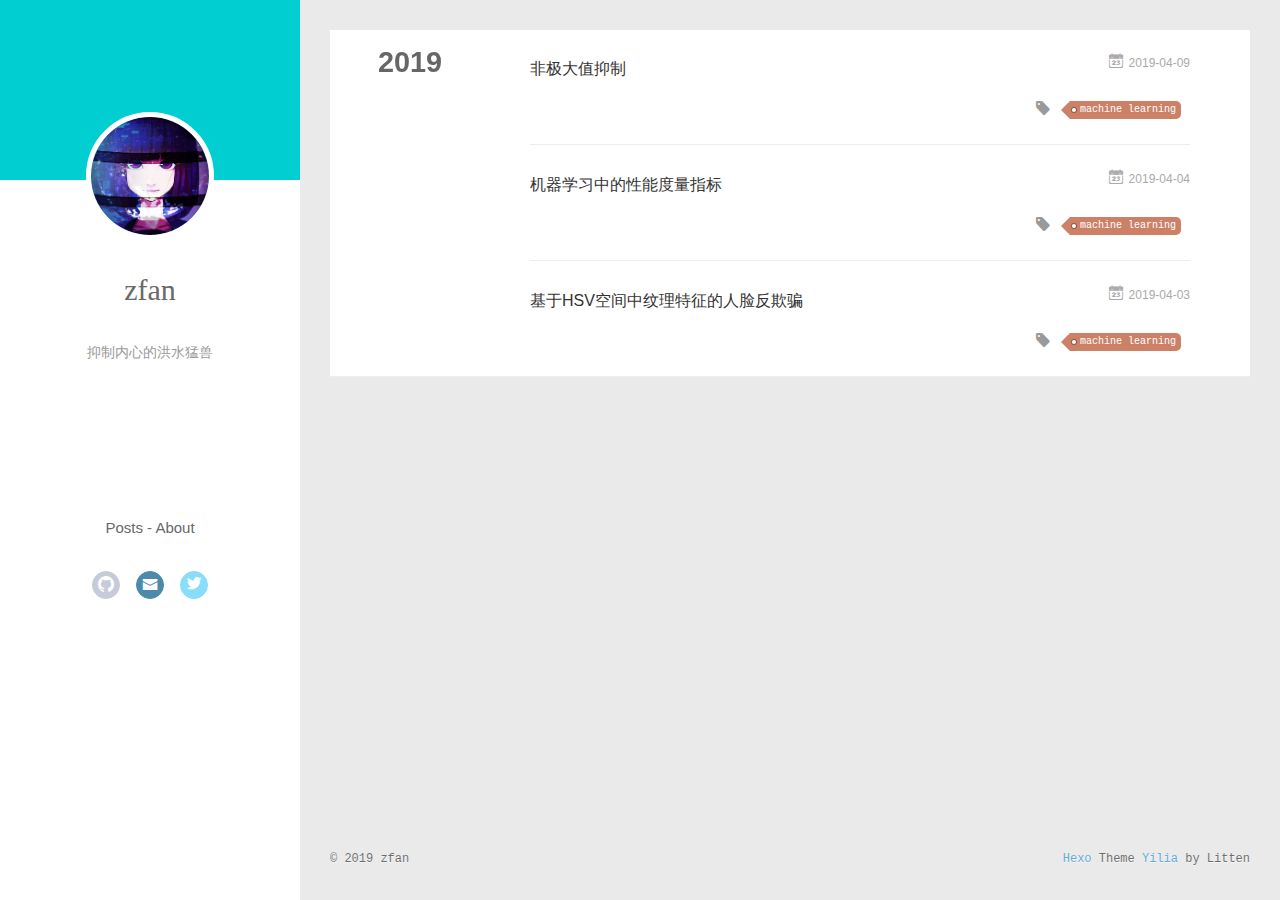
<file: tags/machine-learning/index.html>
<!DOCTYPE html>
<html>
<head><meta name="generator" content="Hexo 3.8.0">
  <meta charset="utf-8">
  
  <meta name="renderer" content="webkit">
  <meta http-equiv="X-UA-Compatible" content="IE=edge">
  <link rel="dns-prefetch" href="http://puredark233.github.io">
  <title>Tag: machine learning | zfan&#39;s blog</title>
  <meta name="viewport" content="width=device-width, initial-scale=1, maximum-scale=1">
  <meta property="og:type" content="website">
<meta property="og:title" content="zfan&#39;s blog">
<meta property="og:url" content="http://puredark233.github.io/tags/machine-learning/index.html">
<meta property="og:site_name" content="zfan&#39;s blog">
<meta property="og:locale" content="default">
<meta name="twitter:card" content="summary">
<meta name="twitter:title" content="zfan&#39;s blog">
  
    <link rel="alternative" href="/atom.xml" title="zfan&#39;s blog" type="application/atom+xml">
  
  
    <link rel="icon" href="/img/AnnaAvatar.jpg">
  
  <link rel="stylesheet" type="text/css" href="/./main.0cf68a.css">
  <style type="text/css">
  
    #container.show {
      background: linear-gradient(200deg,#ccc,#000);
    }
  </style>
  

  

</head>
</html>
<body>
  <div id="container" q-class="show:isCtnShow">
    <canvas id="anm-canvas" class="anm-canvas"></canvas>
    <div class="left-col" q-class="show:isShow">
      
<div class="overlay" style="background: #00CED1"></div>
<div class="intrude-less">
	<header id="header" class="inner">
		<a href="/" class="profilepic">
			<img src="/img/AnnaAvatar.jpg" class="js-avatar">
		</a>
		<hgroup>
		  <h1 class="header-author"><a href="/">zfan</a></h1>
		</hgroup>
		
		<p class="header-subtitle">抑制内心的洪水猛兽</p>
		

		<nav class="header-menu">
			<ul>
			
			</ul>
		</nav>
		<nav class="header-smart-menu">
    		
    			
    			<a q-on="click: openSlider(e, 'innerArchive')" href="javascript:void(0)">Posts</a>
    			
            
    			
            
    			
    			<a q-on="click: openSlider(e, 'aboutme')" href="javascript:void(0)">About</a>
    			
            
		</nav>
		<nav class="header-nav">
			<div class="social">
				
					<a class="github" target="_blank" href="https://github.com/PureDark233" title="github"><i class="icon-github"></i></a>
		        
					<a class="mail" target="_blank" href="mailto:zfan1998@foxmail.com" title="mail"><i class="icon-mail"></i></a>
		        
					<a class="twitter" target="_blank" href="https://twitter.com/puredark233" title="twitter"><i class="icon-twitter"></i></a>
		        
			</div>
		</nav>
	</header>		
</div>

    </div>
    <div class="mid-col" q-class="show:isShow,hide:isShow|isFalse">
      
<nav id="mobile-nav">
  	<div class="overlay js-overlay" style="background: #00CED1"></div>
	<div class="btnctn js-mobile-btnctn">
  		<div class="slider-trigger list" q-on="click: openSlider(e)"><i class="icon icon-sort"></i></div>
	</div>
	<div class="intrude-less">
		<header id="header" class="inner">
			<div class="profilepic">
				<img src="/img/AnnaAvatar.jpg" class="js-avatar">
			</div>
			<hgroup>
			  <h1 class="header-author js-header-author">zfan</h1>
			</hgroup>
			
			<p class="header-subtitle"><i class="icon icon-quo-left"></i>抑制内心的洪水猛兽<i class="icon icon-quo-right"></i></p>
			
			
			
			
			
			<nav class="header-nav">
				<div class="social">
					
						<a class="github" target="_blank" href="https://github.com/PureDark233" title="github"><i class="icon-github"></i></a>
			        
						<a class="mail" target="_blank" href="mailto:zfan1998@foxmail.com" title="mail"><i class="icon-mail"></i></a>
			        
						<a class="twitter" target="_blank" href="https://twitter.com/puredark233" title="twitter"><i class="icon-twitter"></i></a>
			        
				</div>
			</nav>

			<nav class="header-menu js-header-menu">
				<ul style="width: 50%">
				
				
				</ul>
			</nav>
		</header>				
	</div>
	<div class="mobile-mask" style="display:none" q-show="isShow"></div>
</nav>

      <div id="wrapper" class="body-wrap">
        <div class="menu-l">
          <div class="canvas-wrap">
            <canvas data-colors="#eaeaea" data-sectionHeight="100" data-contentId="js-content" id="myCanvas1" class="anm-canvas"></canvas>
          </div>
          <div id="js-content" class="content-ll">
            
  
  
    
    
      
      
      <section class="archives-wrap">
        <div class="archive-year-wrap">
          <a href="/archives/2019" class="archive-year">2019</a>
        </div>
        <div class="archives">
    
    <article class="archive-article archive-type-post">
  <div class="archive-article-inner">
    <header class="archive-article-header">
      	<div class="article-meta">
	      	<a href="/2019/04/09/非极大值抑制/" class="archive-article-date">
  	<time datetime="2019-04-09T06:12:13.000Z" itemprop="datePublished"><i class="icon-calendar icon"></i>2019-04-09</time>
</a>
        </div>
    	 
  
    <h1 itemprop="name">
      <a class="archive-article-title" href="/2019/04/09/非极大值抑制/">非极大值抑制</a>
    </h1>
  

        <div class="article-info info-on-right">
          
	<div class="article-tag tagcloud">
		<i class="icon-price-tags icon"></i>
		<ul class="article-tag-list">
			 
        		<li class="article-tag-list-item">
        			<a href="javascript:void(0)" class="js-tag article-tag-list-link color2">machine learning</a>
        		</li>
      		
		</ul>
	</div>

          

        </div>
        <div class="clearfix"></div>
    </header>
  </div>
</article>
  
    
    
    <article class="archive-article archive-type-post">
  <div class="archive-article-inner">
    <header class="archive-article-header">
      	<div class="article-meta">
	      	<a href="/2019/04/04/机器学习中的性能度量指标/" class="archive-article-date">
  	<time datetime="2019-04-04T01:23:22.000Z" itemprop="datePublished"><i class="icon-calendar icon"></i>2019-04-04</time>
</a>
        </div>
    	 
  
    <h1 itemprop="name">
      <a class="archive-article-title" href="/2019/04/04/机器学习中的性能度量指标/">机器学习中的性能度量指标</a>
    </h1>
  

        <div class="article-info info-on-right">
          
	<div class="article-tag tagcloud">
		<i class="icon-price-tags icon"></i>
		<ul class="article-tag-list">
			 
        		<li class="article-tag-list-item">
        			<a href="javascript:void(0)" class="js-tag article-tag-list-link color2">machine learning</a>
        		</li>
      		
		</ul>
	</div>

          

        </div>
        <div class="clearfix"></div>
    </header>
  </div>
</article>
  
    
    
    <article class="archive-article archive-type-post">
  <div class="archive-article-inner">
    <header class="archive-article-header">
      	<div class="article-meta">
	      	<a href="/2019/04/03/基于HSV空间中纹理特征的人脸反欺骗/" class="archive-article-date">
  	<time datetime="2019-04-03T06:52:50.000Z" itemprop="datePublished"><i class="icon-calendar icon"></i>2019-04-03</time>
</a>
        </div>
    	 
  
    <h1 itemprop="name">
      <a class="archive-article-title" href="/2019/04/03/基于HSV空间中纹理特征的人脸反欺骗/">基于HSV空间中纹理特征的人脸反欺骗</a>
    </h1>
  

        <div class="article-info info-on-right">
          
	<div class="article-tag tagcloud">
		<i class="icon-price-tags icon"></i>
		<ul class="article-tag-list">
			 
        		<li class="article-tag-list-item">
        			<a href="javascript:void(0)" class="js-tag article-tag-list-link color2">machine learning</a>
        		</li>
      		
		</ul>
	</div>

          

        </div>
        <div class="clearfix"></div>
    </header>
  </div>
</article>
  
  
    </div></section>
  

    


          </div>
        </div>
      </div>
      <footer id="footer">
  <div class="outer">
    <div id="footer-info">
    	<div class="footer-left">
    		&copy; 2019 zfan
    	</div>
      	<div class="footer-right">
      		<a href="http://hexo.io/" target="_blank">Hexo</a>  Theme <a href="https://github.com/litten/hexo-theme-yilia" target="_blank">Yilia</a> by Litten
      	</div>
    </div>
  </div>
</footer>

    </div>
    <script>
	var yiliaConfig = {
		mathjax: true,
		isHome: false,
		isPost: false,
		isArchive: false,
		isTag: true,
		isCategory: false,
		open_in_new: false,
		toc_hide_index: true,
		root: "/",
		innerArchive: true,
		showTags: true
	}
</script>

<script>!function(t){function n(e){if(r[e])return r[e].exports;var i=r[e]={exports:{},id:e,loaded:!1};return t[e].call(i.exports,i,i.exports,n),i.loaded=!0,i.exports}var r={};n.m=t,n.c=r,n.p="./",n(0)}([function(t,n,r){r(195),t.exports=r(191)},function(t,n,r){var e=r(3),i=r(52),o=r(27),u=r(28),c=r(53),f="prototype",a=function(t,n,r){var s,l,h,v,p=t&a.F,d=t&a.G,y=t&a.S,g=t&a.P,b=t&a.B,m=d?e:y?e[n]||(e[n]={}):(e[n]||{})[f],x=d?i:i[n]||(i[n]={}),w=x[f]||(x[f]={});d&&(r=n);for(s in r)l=!p&&m&&void 0!==m[s],h=(l?m:r)[s],v=b&&l?c(h,e):g&&"function"==typeof h?c(Function.call,h):h,m&&u(m,s,h,t&a.U),x[s]!=h&&o(x,s,v),g&&w[s]!=h&&(w[s]=h)};e.core=i,a.F=1,a.G=2,a.S=4,a.P=8,a.B=16,a.W=32,a.U=64,a.R=128,t.exports=a},function(t,n,r){var e=r(6);t.exports=function(t){if(!e(t))throw TypeError(t+" is not an object!");return t}},function(t,n){var r=t.exports="undefined"!=typeof window&&window.Math==Math?window:"undefined"!=typeof self&&self.Math==Math?self:Function("return this")();"number"==typeof __g&&(__g=r)},function(t,n){t.exports=function(t){try{return!!t()}catch(t){return!0}}},function(t,n){var r=t.exports="undefined"!=typeof window&&window.Math==Math?window:"undefined"!=typeof self&&self.Math==Math?self:Function("return this")();"number"==typeof __g&&(__g=r)},function(t,n){t.exports=function(t){return"object"==typeof t?null!==t:"function"==typeof t}},function(t,n,r){var e=r(126)("wks"),i=r(76),o=r(3).Symbol,u="function"==typeof o;(t.exports=function(t){return e[t]||(e[t]=u&&o[t]||(u?o:i)("Symbol."+t))}).store=e},function(t,n){var r={}.hasOwnProperty;t.exports=function(t,n){return r.call(t,n)}},function(t,n,r){var e=r(94),i=r(33);t.exports=function(t){return e(i(t))}},function(t,n,r){t.exports=!r(4)(function(){return 7!=Object.defineProperty({},"a",{get:function(){return 7}}).a})},function(t,n,r){var e=r(2),i=r(167),o=r(50),u=Object.defineProperty;n.f=r(10)?Object.defineProperty:function(t,n,r){if(e(t),n=o(n,!0),e(r),i)try{return u(t,n,r)}catch(t){}if("get"in r||"set"in r)throw TypeError("Accessors not supported!");return"value"in r&&(t[n]=r.value),t}},function(t,n,r){t.exports=!r(18)(function(){return 7!=Object.defineProperty({},"a",{get:function(){return 7}}).a})},function(t,n,r){var e=r(14),i=r(22);t.exports=r(12)?function(t,n,r){return e.f(t,n,i(1,r))}:function(t,n,r){return t[n]=r,t}},function(t,n,r){var e=r(20),i=r(58),o=r(42),u=Object.defineProperty;n.f=r(12)?Object.defineProperty:function(t,n,r){if(e(t),n=o(n,!0),e(r),i)try{return u(t,n,r)}catch(t){}if("get"in r||"set"in r)throw TypeError("Accessors not supported!");return"value"in r&&(t[n]=r.value),t}},function(t,n,r){var e=r(40)("wks"),i=r(23),o=r(5).Symbol,u="function"==typeof o;(t.exports=function(t){return e[t]||(e[t]=u&&o[t]||(u?o:i)("Symbol."+t))}).store=e},function(t,n,r){var e=r(67),i=Math.min;t.exports=function(t){return t>0?i(e(t),9007199254740991):0}},function(t,n,r){var e=r(46);t.exports=function(t){return Object(e(t))}},function(t,n){t.exports=function(t){try{return!!t()}catch(t){return!0}}},function(t,n,r){var e=r(63),i=r(34);t.exports=Object.keys||function(t){return e(t,i)}},function(t,n,r){var e=r(21);t.exports=function(t){if(!e(t))throw TypeError(t+" is not an object!");return t}},function(t,n){t.exports=function(t){return"object"==typeof t?null!==t:"function"==typeof t}},function(t,n){t.exports=function(t,n){return{enumerable:!(1&t),configurable:!(2&t),writable:!(4&t),value:n}}},function(t,n){var r=0,e=Math.random();t.exports=function(t){return"Symbol(".concat(void 0===t?"":t,")_",(++r+e).toString(36))}},function(t,n){var r={}.hasOwnProperty;t.exports=function(t,n){return r.call(t,n)}},function(t,n){var r=t.exports={version:"2.4.0"};"number"==typeof __e&&(__e=r)},function(t,n){t.exports=function(t){if("function"!=typeof t)throw TypeError(t+" is not a function!");return t}},function(t,n,r){var e=r(11),i=r(66);t.exports=r(10)?function(t,n,r){return e.f(t,n,i(1,r))}:function(t,n,r){return t[n]=r,t}},function(t,n,r){var e=r(3),i=r(27),o=r(24),u=r(76)("src"),c="toString",f=Function[c],a=(""+f).split(c);r(52).inspectSource=function(t){return f.call(t)},(t.exports=function(t,n,r,c){var f="function"==typeof r;f&&(o(r,"name")||i(r,"name",n)),t[n]!==r&&(f&&(o(r,u)||i(r,u,t[n]?""+t[n]:a.join(String(n)))),t===e?t[n]=r:c?t[n]?t[n]=r:i(t,n,r):(delete t[n],i(t,n,r)))})(Function.prototype,c,function(){return"function"==typeof this&&this[u]||f.call(this)})},function(t,n,r){var e=r(1),i=r(4),o=r(46),u=function(t,n,r,e){var i=String(o(t)),u="<"+n;return""!==r&&(u+=" "+r+'="'+String(e).replace(/"/g,"&quot;")+'"'),u+">"+i+"</"+n+">"};t.exports=function(t,n){var r={};r[t]=n(u),e(e.P+e.F*i(function(){var n=""[t]('"');return n!==n.toLowerCase()||n.split('"').length>3}),"String",r)}},function(t,n,r){var e=r(115),i=r(46);t.exports=function(t){return e(i(t))}},function(t,n,r){var e=r(116),i=r(66),o=r(30),u=r(50),c=r(24),f=r(167),a=Object.getOwnPropertyDescriptor;n.f=r(10)?a:function(t,n){if(t=o(t),n=u(n,!0),f)try{return a(t,n)}catch(t){}if(c(t,n))return i(!e.f.call(t,n),t[n])}},function(t,n,r){var e=r(24),i=r(17),o=r(145)("IE_PROTO"),u=Object.prototype;t.exports=Object.getPrototypeOf||function(t){return t=i(t),e(t,o)?t[o]:"function"==typeof t.constructor&&t instanceof t.constructor?t.constructor.prototype:t instanceof Object?u:null}},function(t,n){t.exports=function(t){if(void 0==t)throw TypeError("Can't call method on  "+t);return t}},function(t,n){t.exports="constructor,hasOwnProperty,isPrototypeOf,propertyIsEnumerable,toLocaleString,toString,valueOf".split(",")},function(t,n){t.exports={}},function(t,n){t.exports=!0},function(t,n){n.f={}.propertyIsEnumerable},function(t,n,r){var e=r(14).f,i=r(8),o=r(15)("toStringTag");t.exports=function(t,n,r){t&&!i(t=r?t:t.prototype,o)&&e(t,o,{configurable:!0,value:n})}},function(t,n,r){var e=r(40)("keys"),i=r(23);t.exports=function(t){return e[t]||(e[t]=i(t))}},function(t,n,r){var e=r(5),i="__core-js_shared__",o=e[i]||(e[i]={});t.exports=function(t){return o[t]||(o[t]={})}},function(t,n){var r=Math.ceil,e=Math.floor;t.exports=function(t){return isNaN(t=+t)?0:(t>0?e:r)(t)}},function(t,n,r){var e=r(21);t.exports=function(t,n){if(!e(t))return t;var r,i;if(n&&"function"==typeof(r=t.toString)&&!e(i=r.call(t)))return i;if("function"==typeof(r=t.valueOf)&&!e(i=r.call(t)))return i;if(!n&&"function"==typeof(r=t.toString)&&!e(i=r.call(t)))return i;throw TypeError("Can't convert object to primitive value")}},function(t,n,r){var e=r(5),i=r(25),o=r(36),u=r(44),c=r(14).f;t.exports=function(t){var n=i.Symbol||(i.Symbol=o?{}:e.Symbol||{});"_"==t.charAt(0)||t in n||c(n,t,{value:u.f(t)})}},function(t,n,r){n.f=r(15)},function(t,n){var r={}.toString;t.exports=function(t){return r.call(t).slice(8,-1)}},function(t,n){t.exports=function(t){if(void 0==t)throw TypeError("Can't call method on  "+t);return t}},function(t,n,r){var e=r(4);t.exports=function(t,n){return!!t&&e(function(){n?t.call(null,function(){},1):t.call(null)})}},function(t,n,r){var e=r(53),i=r(115),o=r(17),u=r(16),c=r(203);t.exports=function(t,n){var r=1==t,f=2==t,a=3==t,s=4==t,l=6==t,h=5==t||l,v=n||c;return function(n,c,p){for(var d,y,g=o(n),b=i(g),m=e(c,p,3),x=u(b.length),w=0,S=r?v(n,x):f?v(n,0):void 0;x>w;w++)if((h||w in b)&&(d=b[w],y=m(d,w,g),t))if(r)S[w]=y;else if(y)switch(t){case 3:return!0;case 5:return d;case 6:return w;case 2:S.push(d)}else if(s)return!1;return l?-1:a||s?s:S}}},function(t,n,r){var e=r(1),i=r(52),o=r(4);t.exports=function(t,n){var r=(i.Object||{})[t]||Object[t],u={};u[t]=n(r),e(e.S+e.F*o(function(){r(1)}),"Object",u)}},function(t,n,r){var e=r(6);t.exports=function(t,n){if(!e(t))return t;var r,i;if(n&&"function"==typeof(r=t.toString)&&!e(i=r.call(t)))return i;if("function"==typeof(r=t.valueOf)&&!e(i=r.call(t)))return i;if(!n&&"function"==typeof(r=t.toString)&&!e(i=r.call(t)))return i;throw TypeError("Can't convert object to primitive value")}},function(t,n,r){var e=r(5),i=r(25),o=r(91),u=r(13),c="prototype",f=function(t,n,r){var a,s,l,h=t&f.F,v=t&f.G,p=t&f.S,d=t&f.P,y=t&f.B,g=t&f.W,b=v?i:i[n]||(i[n]={}),m=b[c],x=v?e:p?e[n]:(e[n]||{})[c];v&&(r=n);for(a in r)(s=!h&&x&&void 0!==x[a])&&a in b||(l=s?x[a]:r[a],b[a]=v&&"function"!=typeof x[a]?r[a]:y&&s?o(l,e):g&&x[a]==l?function(t){var n=function(n,r,e){if(this instanceof t){switch(arguments.length){case 0:return new t;case 1:return new t(n);case 2:return new t(n,r)}return new t(n,r,e)}return t.apply(this,arguments)};return n[c]=t[c],n}(l):d&&"function"==typeof l?o(Function.call,l):l,d&&((b.virtual||(b.virtual={}))[a]=l,t&f.R&&m&&!m[a]&&u(m,a,l)))};f.F=1,f.G=2,f.S=4,f.P=8,f.B=16,f.W=32,f.U=64,f.R=128,t.exports=f},function(t,n){var r=t.exports={version:"2.4.0"};"number"==typeof __e&&(__e=r)},function(t,n,r){var e=r(26);t.exports=function(t,n,r){if(e(t),void 0===n)return t;switch(r){case 1:return function(r){return t.call(n,r)};case 2:return function(r,e){return t.call(n,r,e)};case 3:return function(r,e,i){return t.call(n,r,e,i)}}return function(){return t.apply(n,arguments)}}},function(t,n,r){var e=r(183),i=r(1),o=r(126)("metadata"),u=o.store||(o.store=new(r(186))),c=function(t,n,r){var i=u.get(t);if(!i){if(!r)return;u.set(t,i=new e)}var o=i.get(n);if(!o){if(!r)return;i.set(n,o=new e)}return o},f=function(t,n,r){var e=c(n,r,!1);return void 0!==e&&e.has(t)},a=function(t,n,r){var e=c(n,r,!1);return void 0===e?void 0:e.get(t)},s=function(t,n,r,e){c(r,e,!0).set(t,n)},l=function(t,n){var r=c(t,n,!1),e=[];return r&&r.forEach(function(t,n){e.push(n)}),e},h=function(t){return void 0===t||"symbol"==typeof t?t:String(t)},v=function(t){i(i.S,"Reflect",t)};t.exports={store:u,map:c,has:f,get:a,set:s,keys:l,key:h,exp:v}},function(t,n,r){"use strict";if(r(10)){var e=r(69),i=r(3),o=r(4),u=r(1),c=r(127),f=r(152),a=r(53),s=r(68),l=r(66),h=r(27),v=r(73),p=r(67),d=r(16),y=r(75),g=r(50),b=r(24),m=r(180),x=r(114),w=r(6),S=r(17),_=r(137),O=r(70),E=r(32),P=r(71).f,j=r(154),F=r(76),M=r(7),A=r(48),N=r(117),T=r(146),I=r(155),k=r(80),L=r(123),R=r(74),C=r(130),D=r(160),U=r(11),W=r(31),G=U.f,B=W.f,V=i.RangeError,z=i.TypeError,q=i.Uint8Array,K="ArrayBuffer",J="Shared"+K,Y="BYTES_PER_ELEMENT",H="prototype",$=Array[H],X=f.ArrayBuffer,Q=f.DataView,Z=A(0),tt=A(2),nt=A(3),rt=A(4),et=A(5),it=A(6),ot=N(!0),ut=N(!1),ct=I.values,ft=I.keys,at=I.entries,st=$.lastIndexOf,lt=$.reduce,ht=$.reduceRight,vt=$.join,pt=$.sort,dt=$.slice,yt=$.toString,gt=$.toLocaleString,bt=M("iterator"),mt=M("toStringTag"),xt=F("typed_constructor"),wt=F("def_constructor"),St=c.CONSTR,_t=c.TYPED,Ot=c.VIEW,Et="Wrong length!",Pt=A(1,function(t,n){return Tt(T(t,t[wt]),n)}),jt=o(function(){return 1===new q(new Uint16Array([1]).buffer)[0]}),Ft=!!q&&!!q[H].set&&o(function(){new q(1).set({})}),Mt=function(t,n){if(void 0===t)throw z(Et);var r=+t,e=d(t);if(n&&!m(r,e))throw V(Et);return e},At=function(t,n){var r=p(t);if(r<0||r%n)throw V("Wrong offset!");return r},Nt=function(t){if(w(t)&&_t in t)return t;throw z(t+" is not a typed array!")},Tt=function(t,n){if(!(w(t)&&xt in t))throw z("It is not a typed array constructor!");return new t(n)},It=function(t,n){return kt(T(t,t[wt]),n)},kt=function(t,n){for(var r=0,e=n.length,i=Tt(t,e);e>r;)i[r]=n[r++];return i},Lt=function(t,n,r){G(t,n,{get:function(){return this._d[r]}})},Rt=function(t){var n,r,e,i,o,u,c=S(t),f=arguments.length,s=f>1?arguments[1]:void 0,l=void 0!==s,h=j(c);if(void 0!=h&&!_(h)){for(u=h.call(c),e=[],n=0;!(o=u.next()).done;n++)e.push(o.value);c=e}for(l&&f>2&&(s=a(s,arguments[2],2)),n=0,r=d(c.length),i=Tt(this,r);r>n;n++)i[n]=l?s(c[n],n):c[n];return i},Ct=function(){for(var t=0,n=arguments.length,r=Tt(this,n);n>t;)r[t]=arguments[t++];return r},Dt=!!q&&o(function(){gt.call(new q(1))}),Ut=function(){return gt.apply(Dt?dt.call(Nt(this)):Nt(this),arguments)},Wt={copyWithin:function(t,n){return D.call(Nt(this),t,n,arguments.length>2?arguments[2]:void 0)},every:function(t){return rt(Nt(this),t,arguments.length>1?arguments[1]:void 0)},fill:function(t){return C.apply(Nt(this),arguments)},filter:function(t){return It(this,tt(Nt(this),t,arguments.length>1?arguments[1]:void 0))},find:function(t){return et(Nt(this),t,arguments.length>1?arguments[1]:void 0)},findIndex:function(t){return it(Nt(this),t,arguments.length>1?arguments[1]:void 0)},forEach:function(t){Z(Nt(this),t,arguments.length>1?arguments[1]:void 0)},indexOf:function(t){return ut(Nt(this),t,arguments.length>1?arguments[1]:void 0)},includes:function(t){return ot(Nt(this),t,arguments.length>1?arguments[1]:void 0)},join:function(t){return vt.apply(Nt(this),arguments)},lastIndexOf:function(t){return st.apply(Nt(this),arguments)},map:function(t){return Pt(Nt(this),t,arguments.length>1?arguments[1]:void 0)},reduce:function(t){return lt.apply(Nt(this),arguments)},reduceRight:function(t){return ht.apply(Nt(this),arguments)},reverse:function(){for(var t,n=this,r=Nt(n).length,e=Math.floor(r/2),i=0;i<e;)t=n[i],n[i++]=n[--r],n[r]=t;return n},some:function(t){return nt(Nt(this),t,arguments.length>1?arguments[1]:void 0)},sort:function(t){return pt.call(Nt(this),t)},subarray:function(t,n){var r=Nt(this),e=r.length,i=y(t,e);return new(T(r,r[wt]))(r.buffer,r.byteOffset+i*r.BYTES_PER_ELEMENT,d((void 0===n?e:y(n,e))-i))}},Gt=function(t,n){return It(this,dt.call(Nt(this),t,n))},Bt=function(t){Nt(this);var n=At(arguments[1],1),r=this.length,e=S(t),i=d(e.length),o=0;if(i+n>r)throw V(Et);for(;o<i;)this[n+o]=e[o++]},Vt={entries:function(){return at.call(Nt(this))},keys:function(){return ft.call(Nt(this))},values:function(){return ct.call(Nt(this))}},zt=function(t,n){return w(t)&&t[_t]&&"symbol"!=typeof n&&n in t&&String(+n)==String(n)},qt=function(t,n){return zt(t,n=g(n,!0))?l(2,t[n]):B(t,n)},Kt=function(t,n,r){return!(zt(t,n=g(n,!0))&&w(r)&&b(r,"value"))||b(r,"get")||b(r,"set")||r.configurable||b(r,"writable")&&!r.writable||b(r,"enumerable")&&!r.enumerable?G(t,n,r):(t[n]=r.value,t)};St||(W.f=qt,U.f=Kt),u(u.S+u.F*!St,"Object",{getOwnPropertyDescriptor:qt,defineProperty:Kt}),o(function(){yt.call({})})&&(yt=gt=function(){return vt.call(this)});var Jt=v({},Wt);v(Jt,Vt),h(Jt,bt,Vt.values),v(Jt,{slice:Gt,set:Bt,constructor:function(){},toString:yt,toLocaleString:Ut}),Lt(Jt,"buffer","b"),Lt(Jt,"byteOffset","o"),Lt(Jt,"byteLength","l"),Lt(Jt,"length","e"),G(Jt,mt,{get:function(){return this[_t]}}),t.exports=function(t,n,r,f){f=!!f;var a=t+(f?"Clamped":"")+"Array",l="Uint8Array"!=a,v="get"+t,p="set"+t,y=i[a],g=y||{},b=y&&E(y),m=!y||!c.ABV,S={},_=y&&y[H],j=function(t,r){var e=t._d;return e.v[v](r*n+e.o,jt)},F=function(t,r,e){var i=t._d;f&&(e=(e=Math.round(e))<0?0:e>255?255:255&e),i.v[p](r*n+i.o,e,jt)},M=function(t,n){G(t,n,{get:function(){return j(this,n)},set:function(t){return F(this,n,t)},enumerable:!0})};m?(y=r(function(t,r,e,i){s(t,y,a,"_d");var o,u,c,f,l=0,v=0;if(w(r)){if(!(r instanceof X||(f=x(r))==K||f==J))return _t in r?kt(y,r):Rt.call(y,r);o=r,v=At(e,n);var p=r.byteLength;if(void 0===i){if(p%n)throw V(Et);if((u=p-v)<0)throw V(Et)}else if((u=d(i)*n)+v>p)throw V(Et);c=u/n}else c=Mt(r,!0),u=c*n,o=new X(u);for(h(t,"_d",{b:o,o:v,l:u,e:c,v:new Q(o)});l<c;)M(t,l++)}),_=y[H]=O(Jt),h(_,"constructor",y)):L(function(t){new y(null),new y(t)},!0)||(y=r(function(t,r,e,i){s(t,y,a);var o;return w(r)?r instanceof X||(o=x(r))==K||o==J?void 0!==i?new g(r,At(e,n),i):void 0!==e?new g(r,At(e,n)):new g(r):_t in r?kt(y,r):Rt.call(y,r):new g(Mt(r,l))}),Z(b!==Function.prototype?P(g).concat(P(b)):P(g),function(t){t in y||h(y,t,g[t])}),y[H]=_,e||(_.constructor=y));var A=_[bt],N=!!A&&("values"==A.name||void 0==A.name),T=Vt.values;h(y,xt,!0),h(_,_t,a),h(_,Ot,!0),h(_,wt,y),(f?new y(1)[mt]==a:mt in _)||G(_,mt,{get:function(){return a}}),S[a]=y,u(u.G+u.W+u.F*(y!=g),S),u(u.S,a,{BYTES_PER_ELEMENT:n,from:Rt,of:Ct}),Y in _||h(_,Y,n),u(u.P,a,Wt),R(a),u(u.P+u.F*Ft,a,{set:Bt}),u(u.P+u.F*!N,a,Vt),u(u.P+u.F*(_.toString!=yt),a,{toString:yt}),u(u.P+u.F*o(function(){new y(1).slice()}),a,{slice:Gt}),u(u.P+u.F*(o(function(){return[1,2].toLocaleString()!=new y([1,2]).toLocaleString()})||!o(function(){_.toLocaleString.call([1,2])})),a,{toLocaleString:Ut}),k[a]=N?A:T,e||N||h(_,bt,T)}}else t.exports=function(){}},function(t,n){var r={}.toString;t.exports=function(t){return r.call(t).slice(8,-1)}},function(t,n,r){var e=r(21),i=r(5).document,o=e(i)&&e(i.createElement);t.exports=function(t){return o?i.createElement(t):{}}},function(t,n,r){t.exports=!r(12)&&!r(18)(function(){return 7!=Object.defineProperty(r(57)("div"),"a",{get:function(){return 7}}).a})},function(t,n,r){"use strict";var e=r(36),i=r(51),o=r(64),u=r(13),c=r(8),f=r(35),a=r(96),s=r(38),l=r(103),h=r(15)("iterator"),v=!([].keys&&"next"in[].keys()),p="keys",d="values",y=function(){return this};t.exports=function(t,n,r,g,b,m,x){a(r,n,g);var w,S,_,O=function(t){if(!v&&t in F)return F[t];switch(t){case p:case d:return function(){return new r(this,t)}}return function(){return new r(this,t)}},E=n+" Iterator",P=b==d,j=!1,F=t.prototype,M=F[h]||F["@@iterator"]||b&&F[b],A=M||O(b),N=b?P?O("entries"):A:void 0,T="Array"==n?F.entries||M:M;if(T&&(_=l(T.call(new t)))!==Object.prototype&&(s(_,E,!0),e||c(_,h)||u(_,h,y)),P&&M&&M.name!==d&&(j=!0,A=function(){return M.call(this)}),e&&!x||!v&&!j&&F[h]||u(F,h,A),f[n]=A,f[E]=y,b)if(w={values:P?A:O(d),keys:m?A:O(p),entries:N},x)for(S in w)S in F||o(F,S,w[S]);else i(i.P+i.F*(v||j),n,w);return w}},function(t,n,r){var e=r(20),i=r(100),o=r(34),u=r(39)("IE_PROTO"),c=function(){},f="prototype",a=function(){var t,n=r(57)("iframe"),e=o.length;for(n.style.display="none",r(93).appendChild(n),n.src="javascript:",t=n.contentWindow.document,t.open(),t.write("<script>document.F=Object<\/script>"),t.close(),a=t.F;e--;)delete a[f][o[e]];return a()};t.exports=Object.create||function(t,n){var r;return null!==t?(c[f]=e(t),r=new c,c[f]=null,r[u]=t):r=a(),void 0===n?r:i(r,n)}},function(t,n,r){var e=r(63),i=r(34).concat("length","prototype");n.f=Object.getOwnPropertyNames||function(t){return e(t,i)}},function(t,n){n.f=Object.getOwnPropertySymbols},function(t,n,r){var e=r(8),i=r(9),o=r(90)(!1),u=r(39)("IE_PROTO");t.exports=function(t,n){var r,c=i(t),f=0,a=[];for(r in c)r!=u&&e(c,r)&&a.push(r);for(;n.length>f;)e(c,r=n[f++])&&(~o(a,r)||a.push(r));return a}},function(t,n,r){t.exports=r(13)},function(t,n,r){var e=r(76)("meta"),i=r(6),o=r(24),u=r(11).f,c=0,f=Object.isExtensible||function(){return!0},a=!r(4)(function(){return f(Object.preventExtensions({}))}),s=function(t){u(t,e,{value:{i:"O"+ ++c,w:{}}})},l=function(t,n){if(!i(t))return"symbol"==typeof t?t:("string"==typeof t?"S":"P")+t;if(!o(t,e)){if(!f(t))return"F";if(!n)return"E";s(t)}return t[e].i},h=function(t,n){if(!o(t,e)){if(!f(t))return!0;if(!n)return!1;s(t)}return t[e].w},v=function(t){return a&&p.NEED&&f(t)&&!o(t,e)&&s(t),t},p=t.exports={KEY:e,NEED:!1,fastKey:l,getWeak:h,onFreeze:v}},function(t,n){t.exports=function(t,n){return{enumerable:!(1&t),configurable:!(2&t),writable:!(4&t),value:n}}},function(t,n){var r=Math.ceil,e=Math.floor;t.exports=function(t){return isNaN(t=+t)?0:(t>0?e:r)(t)}},function(t,n){t.exports=function(t,n,r,e){if(!(t instanceof n)||void 0!==e&&e in t)throw TypeError(r+": incorrect invocation!");return t}},function(t,n){t.exports=!1},function(t,n,r){var e=r(2),i=r(173),o=r(133),u=r(145)("IE_PROTO"),c=function(){},f="prototype",a=function(){var t,n=r(132)("iframe"),e=o.length;for(n.style.display="none",r(135).appendChild(n),n.src="javascript:",t=n.contentWindow.document,t.open(),t.write("<script>document.F=Object<\/script>"),t.close(),a=t.F;e--;)delete a[f][o[e]];return a()};t.exports=Object.create||function(t,n){var r;return null!==t?(c[f]=e(t),r=new c,c[f]=null,r[u]=t):r=a(),void 0===n?r:i(r,n)}},function(t,n,r){var e=r(175),i=r(133).concat("length","prototype");n.f=Object.getOwnPropertyNames||function(t){return e(t,i)}},function(t,n,r){var e=r(175),i=r(133);t.exports=Object.keys||function(t){return e(t,i)}},function(t,n,r){var e=r(28);t.exports=function(t,n,r){for(var i in n)e(t,i,n[i],r);return t}},function(t,n,r){"use strict";var e=r(3),i=r(11),o=r(10),u=r(7)("species");t.exports=function(t){var n=e[t];o&&n&&!n[u]&&i.f(n,u,{configurable:!0,get:function(){return this}})}},function(t,n,r){var e=r(67),i=Math.max,o=Math.min;t.exports=function(t,n){return t=e(t),t<0?i(t+n,0):o(t,n)}},function(t,n){var r=0,e=Math.random();t.exports=function(t){return"Symbol(".concat(void 0===t?"":t,")_",(++r+e).toString(36))}},function(t,n,r){var e=r(33);t.exports=function(t){return Object(e(t))}},function(t,n,r){var e=r(7)("unscopables"),i=Array.prototype;void 0==i[e]&&r(27)(i,e,{}),t.exports=function(t){i[e][t]=!0}},function(t,n,r){var e=r(53),i=r(169),o=r(137),u=r(2),c=r(16),f=r(154),a={},s={},n=t.exports=function(t,n,r,l,h){var v,p,d,y,g=h?function(){return t}:f(t),b=e(r,l,n?2:1),m=0;if("function"!=typeof g)throw TypeError(t+" is not iterable!");if(o(g)){for(v=c(t.length);v>m;m++)if((y=n?b(u(p=t[m])[0],p[1]):b(t[m]))===a||y===s)return y}else for(d=g.call(t);!(p=d.next()).done;)if((y=i(d,b,p.value,n))===a||y===s)return y};n.BREAK=a,n.RETURN=s},function(t,n){t.exports={}},function(t,n,r){var e=r(11).f,i=r(24),o=r(7)("toStringTag");t.exports=function(t,n,r){t&&!i(t=r?t:t.prototype,o)&&e(t,o,{configurable:!0,value:n})}},function(t,n,r){var e=r(1),i=r(46),o=r(4),u=r(150),c="["+u+"]",f="​",a=RegExp("^"+c+c+"*"),s=RegExp(c+c+"*$"),l=function(t,n,r){var i={},c=o(function(){return!!u[t]()||f[t]()!=f}),a=i[t]=c?n(h):u[t];r&&(i[r]=a),e(e.P+e.F*c,"String",i)},h=l.trim=function(t,n){return t=String(i(t)),1&n&&(t=t.replace(a,"")),2&n&&(t=t.replace(s,"")),t};t.exports=l},function(t,n,r){t.exports={default:r(86),__esModule:!0}},function(t,n,r){t.exports={default:r(87),__esModule:!0}},function(t,n,r){"use strict";function e(t){return t&&t.__esModule?t:{default:t}}n.__esModule=!0;var i=r(84),o=e(i),u=r(83),c=e(u),f="function"==typeof c.default&&"symbol"==typeof o.default?function(t){return typeof t}:function(t){return t&&"function"==typeof c.default&&t.constructor===c.default&&t!==c.default.prototype?"symbol":typeof t};n.default="function"==typeof c.default&&"symbol"===f(o.default)?function(t){return void 0===t?"undefined":f(t)}:function(t){return t&&"function"==typeof c.default&&t.constructor===c.default&&t!==c.default.prototype?"symbol":void 0===t?"undefined":f(t)}},function(t,n,r){r(110),r(108),r(111),r(112),t.exports=r(25).Symbol},function(t,n,r){r(109),r(113),t.exports=r(44).f("iterator")},function(t,n){t.exports=function(t){if("function"!=typeof t)throw TypeError(t+" is not a function!");return t}},function(t,n){t.exports=function(){}},function(t,n,r){var e=r(9),i=r(106),o=r(105);t.exports=function(t){return function(n,r,u){var c,f=e(n),a=i(f.length),s=o(u,a);if(t&&r!=r){for(;a>s;)if((c=f[s++])!=c)return!0}else for(;a>s;s++)if((t||s in f)&&f[s]===r)return t||s||0;return!t&&-1}}},function(t,n,r){var e=r(88);t.exports=function(t,n,r){if(e(t),void 0===n)return t;switch(r){case 1:return function(r){return t.call(n,r)};case 2:return function(r,e){return t.call(n,r,e)};case 3:return function(r,e,i){return t.call(n,r,e,i)}}return function(){return t.apply(n,arguments)}}},function(t,n,r){var e=r(19),i=r(62),o=r(37);t.exports=function(t){var n=e(t),r=i.f;if(r)for(var u,c=r(t),f=o.f,a=0;c.length>a;)f.call(t,u=c[a++])&&n.push(u);return n}},function(t,n,r){t.exports=r(5).document&&document.documentElement},function(t,n,r){var e=r(56);t.exports=Object("z").propertyIsEnumerable(0)?Object:function(t){return"String"==e(t)?t.split(""):Object(t)}},function(t,n,r){var e=r(56);t.exports=Array.isArray||function(t){return"Array"==e(t)}},function(t,n,r){"use strict";var e=r(60),i=r(22),o=r(38),u={};r(13)(u,r(15)("iterator"),function(){return this}),t.exports=function(t,n,r){t.prototype=e(u,{next:i(1,r)}),o(t,n+" Iterator")}},function(t,n){t.exports=function(t,n){return{value:n,done:!!t}}},function(t,n,r){var e=r(19),i=r(9);t.exports=function(t,n){for(var r,o=i(t),u=e(o),c=u.length,f=0;c>f;)if(o[r=u[f++]]===n)return r}},function(t,n,r){var e=r(23)("meta"),i=r(21),o=r(8),u=r(14).f,c=0,f=Object.isExtensible||function(){return!0},a=!r(18)(function(){return f(Object.preventExtensions({}))}),s=function(t){u(t,e,{value:{i:"O"+ ++c,w:{}}})},l=function(t,n){if(!i(t))return"symbol"==typeof t?t:("string"==typeof t?"S":"P")+t;if(!o(t,e)){if(!f(t))return"F";if(!n)return"E";s(t)}return t[e].i},h=function(t,n){if(!o(t,e)){if(!f(t))return!0;if(!n)return!1;s(t)}return t[e].w},v=function(t){return a&&p.NEED&&f(t)&&!o(t,e)&&s(t),t},p=t.exports={KEY:e,NEED:!1,fastKey:l,getWeak:h,onFreeze:v}},function(t,n,r){var e=r(14),i=r(20),o=r(19);t.exports=r(12)?Object.defineProperties:function(t,n){i(t);for(var r,u=o(n),c=u.length,f=0;c>f;)e.f(t,r=u[f++],n[r]);return t}},function(t,n,r){var e=r(37),i=r(22),o=r(9),u=r(42),c=r(8),f=r(58),a=Object.getOwnPropertyDescriptor;n.f=r(12)?a:function(t,n){if(t=o(t),n=u(n,!0),f)try{return a(t,n)}catch(t){}if(c(t,n))return i(!e.f.call(t,n),t[n])}},function(t,n,r){var e=r(9),i=r(61).f,o={}.toString,u="object"==typeof window&&window&&Object.getOwnPropertyNames?Object.getOwnPropertyNames(window):[],c=function(t){try{return i(t)}catch(t){return u.slice()}};t.exports.f=function(t){return u&&"[object Window]"==o.call(t)?c(t):i(e(t))}},function(t,n,r){var e=r(8),i=r(77),o=r(39)("IE_PROTO"),u=Object.prototype;t.exports=Object.getPrototypeOf||function(t){return t=i(t),e(t,o)?t[o]:"function"==typeof t.constructor&&t instanceof t.constructor?t.constructor.prototype:t instanceof Object?u:null}},function(t,n,r){var e=r(41),i=r(33);t.exports=function(t){return function(n,r){var o,u,c=String(i(n)),f=e(r),a=c.length;return f<0||f>=a?t?"":void 0:(o=c.charCodeAt(f),o<55296||o>56319||f+1===a||(u=c.charCodeAt(f+1))<56320||u>57343?t?c.charAt(f):o:t?c.slice(f,f+2):u-56320+(o-55296<<10)+65536)}}},function(t,n,r){var e=r(41),i=Math.max,o=Math.min;t.exports=function(t,n){return t=e(t),t<0?i(t+n,0):o(t,n)}},function(t,n,r){var e=r(41),i=Math.min;t.exports=function(t){return t>0?i(e(t),9007199254740991):0}},function(t,n,r){"use strict";var e=r(89),i=r(97),o=r(35),u=r(9);t.exports=r(59)(Array,"Array",function(t,n){this._t=u(t),this._i=0,this._k=n},function(){var t=this._t,n=this._k,r=this._i++;return!t||r>=t.length?(this._t=void 0,i(1)):"keys"==n?i(0,r):"values"==n?i(0,t[r]):i(0,[r,t[r]])},"values"),o.Arguments=o.Array,e("keys"),e("values"),e("entries")},function(t,n){},function(t,n,r){"use strict";var e=r(104)(!0);r(59)(String,"String",function(t){this._t=String(t),this._i=0},function(){var t,n=this._t,r=this._i;return r>=n.length?{value:void 0,done:!0}:(t=e(n,r),this._i+=t.length,{value:t,done:!1})})},function(t,n,r){"use strict";var e=r(5),i=r(8),o=r(12),u=r(51),c=r(64),f=r(99).KEY,a=r(18),s=r(40),l=r(38),h=r(23),v=r(15),p=r(44),d=r(43),y=r(98),g=r(92),b=r(95),m=r(20),x=r(9),w=r(42),S=r(22),_=r(60),O=r(102),E=r(101),P=r(14),j=r(19),F=E.f,M=P.f,A=O.f,N=e.Symbol,T=e.JSON,I=T&&T.stringify,k="prototype",L=v("_hidden"),R=v("toPrimitive"),C={}.propertyIsEnumerable,D=s("symbol-registry"),U=s("symbols"),W=s("op-symbols"),G=Object[k],B="function"==typeof N,V=e.QObject,z=!V||!V[k]||!V[k].findChild,q=o&&a(function(){return 7!=_(M({},"a",{get:function(){return M(this,"a",{value:7}).a}})).a})?function(t,n,r){var e=F(G,n);e&&delete G[n],M(t,n,r),e&&t!==G&&M(G,n,e)}:M,K=function(t){var n=U[t]=_(N[k]);return n._k=t,n},J=B&&"symbol"==typeof N.iterator?function(t){return"symbol"==typeof t}:function(t){return t instanceof N},Y=function(t,n,r){return t===G&&Y(W,n,r),m(t),n=w(n,!0),m(r),i(U,n)?(r.enumerable?(i(t,L)&&t[L][n]&&(t[L][n]=!1),r=_(r,{enumerable:S(0,!1)})):(i(t,L)||M(t,L,S(1,{})),t[L][n]=!0),q(t,n,r)):M(t,n,r)},H=function(t,n){m(t);for(var r,e=g(n=x(n)),i=0,o=e.length;o>i;)Y(t,r=e[i++],n[r]);return t},$=function(t,n){return void 0===n?_(t):H(_(t),n)},X=function(t){var n=C.call(this,t=w(t,!0));return!(this===G&&i(U,t)&&!i(W,t))&&(!(n||!i(this,t)||!i(U,t)||i(this,L)&&this[L][t])||n)},Q=function(t,n){if(t=x(t),n=w(n,!0),t!==G||!i(U,n)||i(W,n)){var r=F(t,n);return!r||!i(U,n)||i(t,L)&&t[L][n]||(r.enumerable=!0),r}},Z=function(t){for(var n,r=A(x(t)),e=[],o=0;r.length>o;)i(U,n=r[o++])||n==L||n==f||e.push(n);return e},tt=function(t){for(var n,r=t===G,e=A(r?W:x(t)),o=[],u=0;e.length>u;)!i(U,n=e[u++])||r&&!i(G,n)||o.push(U[n]);return o};B||(N=function(){if(this instanceof N)throw TypeError("Symbol is not a constructor!");var t=h(arguments.length>0?arguments[0]:void 0),n=function(r){this===G&&n.call(W,r),i(this,L)&&i(this[L],t)&&(this[L][t]=!1),q(this,t,S(1,r))};return o&&z&&q(G,t,{configurable:!0,set:n}),K(t)},c(N[k],"toString",function(){return this._k}),E.f=Q,P.f=Y,r(61).f=O.f=Z,r(37).f=X,r(62).f=tt,o&&!r(36)&&c(G,"propertyIsEnumerable",X,!0),p.f=function(t){return K(v(t))}),u(u.G+u.W+u.F*!B,{Symbol:N});for(var nt="hasInstance,isConcatSpreadable,iterator,match,replace,search,species,split,toPrimitive,toStringTag,unscopables".split(","),rt=0;nt.length>rt;)v(nt[rt++]);for(var nt=j(v.store),rt=0;nt.length>rt;)d(nt[rt++]);u(u.S+u.F*!B,"Symbol",{for:function(t){return i(D,t+="")?D[t]:D[t]=N(t)},keyFor:function(t){if(J(t))return y(D,t);throw TypeError(t+" is not a symbol!")},useSetter:function(){z=!0},useSimple:function(){z=!1}}),u(u.S+u.F*!B,"Object",{create:$,defineProperty:Y,defineProperties:H,getOwnPropertyDescriptor:Q,getOwnPropertyNames:Z,getOwnPropertySymbols:tt}),T&&u(u.S+u.F*(!B||a(function(){var t=N();return"[null]"!=I([t])||"{}"!=I({a:t})||"{}"!=I(Object(t))})),"JSON",{stringify:function(t){if(void 0!==t&&!J(t)){for(var n,r,e=[t],i=1;arguments.length>i;)e.push(arguments[i++]);return n=e[1],"function"==typeof n&&(r=n),!r&&b(n)||(n=function(t,n){if(r&&(n=r.call(this,t,n)),!J(n))return n}),e[1]=n,I.apply(T,e)}}}),N[k][R]||r(13)(N[k],R,N[k].valueOf),l(N,"Symbol"),l(Math,"Math",!0),l(e.JSON,"JSON",!0)},function(t,n,r){r(43)("asyncIterator")},function(t,n,r){r(43)("observable")},function(t,n,r){r(107);for(var e=r(5),i=r(13),o=r(35),u=r(15)("toStringTag"),c=["NodeList","DOMTokenList","MediaList","StyleSheetList","CSSRuleList"],f=0;f<5;f++){var a=c[f],s=e[a],l=s&&s.prototype;l&&!l[u]&&i(l,u,a),o[a]=o.Array}},function(t,n,r){var e=r(45),i=r(7)("toStringTag"),o="Arguments"==e(function(){return arguments}()),u=function(t,n){try{return t[n]}catch(t){}};t.exports=function(t){var n,r,c;return void 0===t?"Undefined":null===t?"Null":"string"==typeof(r=u(n=Object(t),i))?r:o?e(n):"Object"==(c=e(n))&&"function"==typeof n.callee?"Arguments":c}},function(t,n,r){var e=r(45);t.exports=Object("z").propertyIsEnumerable(0)?Object:function(t){return"String"==e(t)?t.split(""):Object(t)}},function(t,n){n.f={}.propertyIsEnumerable},function(t,n,r){var e=r(30),i=r(16),o=r(75);t.exports=function(t){return function(n,r,u){var c,f=e(n),a=i(f.length),s=o(u,a);if(t&&r!=r){for(;a>s;)if((c=f[s++])!=c)return!0}else for(;a>s;s++)if((t||s in f)&&f[s]===r)return t||s||0;return!t&&-1}}},function(t,n,r){"use strict";var e=r(3),i=r(1),o=r(28),u=r(73),c=r(65),f=r(79),a=r(68),s=r(6),l=r(4),h=r(123),v=r(81),p=r(136);t.exports=function(t,n,r,d,y,g){var b=e[t],m=b,x=y?"set":"add",w=m&&m.prototype,S={},_=function(t){var n=w[t];o(w,t,"delete"==t?function(t){return!(g&&!s(t))&&n.call(this,0===t?0:t)}:"has"==t?function(t){return!(g&&!s(t))&&n.call(this,0===t?0:t)}:"get"==t?function(t){return g&&!s(t)?void 0:n.call(this,0===t?0:t)}:"add"==t?function(t){return n.call(this,0===t?0:t),this}:function(t,r){return n.call(this,0===t?0:t,r),this})};if("function"==typeof m&&(g||w.forEach&&!l(function(){(new m).entries().next()}))){var O=new m,E=O[x](g?{}:-0,1)!=O,P=l(function(){O.has(1)}),j=h(function(t){new m(t)}),F=!g&&l(function(){for(var t=new m,n=5;n--;)t[x](n,n);return!t.has(-0)});j||(m=n(function(n,r){a(n,m,t);var e=p(new b,n,m);return void 0!=r&&f(r,y,e[x],e),e}),m.prototype=w,w.constructor=m),(P||F)&&(_("delete"),_("has"),y&&_("get")),(F||E)&&_(x),g&&w.clear&&delete w.clear}else m=d.getConstructor(n,t,y,x),u(m.prototype,r),c.NEED=!0;return v(m,t),S[t]=m,i(i.G+i.W+i.F*(m!=b),S),g||d.setStrong(m,t,y),m}},function(t,n,r){"use strict";var e=r(27),i=r(28),o=r(4),u=r(46),c=r(7);t.exports=function(t,n,r){var f=c(t),a=r(u,f,""[t]),s=a[0],l=a[1];o(function(){var n={};return n[f]=function(){return 7},7!=""[t](n)})&&(i(String.prototype,t,s),e(RegExp.prototype,f,2==n?function(t,n){return l.call(t,this,n)}:function(t){return l.call(t,this)}))}
},function(t,n,r){"use strict";var e=r(2);t.exports=function(){var t=e(this),n="";return t.global&&(n+="g"),t.ignoreCase&&(n+="i"),t.multiline&&(n+="m"),t.unicode&&(n+="u"),t.sticky&&(n+="y"),n}},function(t,n){t.exports=function(t,n,r){var e=void 0===r;switch(n.length){case 0:return e?t():t.call(r);case 1:return e?t(n[0]):t.call(r,n[0]);case 2:return e?t(n[0],n[1]):t.call(r,n[0],n[1]);case 3:return e?t(n[0],n[1],n[2]):t.call(r,n[0],n[1],n[2]);case 4:return e?t(n[0],n[1],n[2],n[3]):t.call(r,n[0],n[1],n[2],n[3])}return t.apply(r,n)}},function(t,n,r){var e=r(6),i=r(45),o=r(7)("match");t.exports=function(t){var n;return e(t)&&(void 0!==(n=t[o])?!!n:"RegExp"==i(t))}},function(t,n,r){var e=r(7)("iterator"),i=!1;try{var o=[7][e]();o.return=function(){i=!0},Array.from(o,function(){throw 2})}catch(t){}t.exports=function(t,n){if(!n&&!i)return!1;var r=!1;try{var o=[7],u=o[e]();u.next=function(){return{done:r=!0}},o[e]=function(){return u},t(o)}catch(t){}return r}},function(t,n,r){t.exports=r(69)||!r(4)(function(){var t=Math.random();__defineSetter__.call(null,t,function(){}),delete r(3)[t]})},function(t,n){n.f=Object.getOwnPropertySymbols},function(t,n,r){var e=r(3),i="__core-js_shared__",o=e[i]||(e[i]={});t.exports=function(t){return o[t]||(o[t]={})}},function(t,n,r){for(var e,i=r(3),o=r(27),u=r(76),c=u("typed_array"),f=u("view"),a=!(!i.ArrayBuffer||!i.DataView),s=a,l=0,h="Int8Array,Uint8Array,Uint8ClampedArray,Int16Array,Uint16Array,Int32Array,Uint32Array,Float32Array,Float64Array".split(",");l<9;)(e=i[h[l++]])?(o(e.prototype,c,!0),o(e.prototype,f,!0)):s=!1;t.exports={ABV:a,CONSTR:s,TYPED:c,VIEW:f}},function(t,n){"use strict";var r={versions:function(){var t=window.navigator.userAgent;return{trident:t.indexOf("Trident")>-1,presto:t.indexOf("Presto")>-1,webKit:t.indexOf("AppleWebKit")>-1,gecko:t.indexOf("Gecko")>-1&&-1==t.indexOf("KHTML"),mobile:!!t.match(/AppleWebKit.*Mobile.*/),ios:!!t.match(/\(i[^;]+;( U;)? CPU.+Mac OS X/),android:t.indexOf("Android")>-1||t.indexOf("Linux")>-1,iPhone:t.indexOf("iPhone")>-1||t.indexOf("Mac")>-1,iPad:t.indexOf("iPad")>-1,webApp:-1==t.indexOf("Safari"),weixin:-1==t.indexOf("MicroMessenger")}}()};t.exports=r},function(t,n,r){"use strict";var e=r(85),i=function(t){return t&&t.__esModule?t:{default:t}}(e),o=function(){function t(t,n,e){return n||e?String.fromCharCode(n||e):r[t]||t}function n(t){return e[t]}var r={"&quot;":'"',"&lt;":"<","&gt;":">","&amp;":"&","&nbsp;":" "},e={};for(var u in r)e[r[u]]=u;return r["&apos;"]="'",e["'"]="&#39;",{encode:function(t){return t?(""+t).replace(/['<> "&]/g,n).replace(/\r?\n/g,"<br/>").replace(/\s/g,"&nbsp;"):""},decode:function(n){return n?(""+n).replace(/<br\s*\/?>/gi,"\n").replace(/&quot;|&lt;|&gt;|&amp;|&nbsp;|&apos;|&#(\d+);|&#(\d+)/g,t).replace(/\u00a0/g," "):""},encodeBase16:function(t){if(!t)return t;t+="";for(var n=[],r=0,e=t.length;e>r;r++)n.push(t.charCodeAt(r).toString(16).toUpperCase());return n.join("")},encodeBase16forJSON:function(t){if(!t)return t;t=t.replace(/[\u4E00-\u9FBF]/gi,function(t){return escape(t).replace("%u","\\u")});for(var n=[],r=0,e=t.length;e>r;r++)n.push(t.charCodeAt(r).toString(16).toUpperCase());return n.join("")},decodeBase16:function(t){if(!t)return t;t+="";for(var n=[],r=0,e=t.length;e>r;r+=2)n.push(String.fromCharCode("0x"+t.slice(r,r+2)));return n.join("")},encodeObject:function(t){if(t instanceof Array)for(var n=0,r=t.length;r>n;n++)t[n]=o.encodeObject(t[n]);else if("object"==(void 0===t?"undefined":(0,i.default)(t)))for(var e in t)t[e]=o.encodeObject(t[e]);else if("string"==typeof t)return o.encode(t);return t},loadScript:function(t){var n=document.createElement("script");document.getElementsByTagName("body")[0].appendChild(n),n.setAttribute("src",t)},addLoadEvent:function(t){var n=window.onload;"function"!=typeof window.onload?window.onload=t:window.onload=function(){n(),t()}}}}();t.exports=o},function(t,n,r){"use strict";var e=r(17),i=r(75),o=r(16);t.exports=function(t){for(var n=e(this),r=o(n.length),u=arguments.length,c=i(u>1?arguments[1]:void 0,r),f=u>2?arguments[2]:void 0,a=void 0===f?r:i(f,r);a>c;)n[c++]=t;return n}},function(t,n,r){"use strict";var e=r(11),i=r(66);t.exports=function(t,n,r){n in t?e.f(t,n,i(0,r)):t[n]=r}},function(t,n,r){var e=r(6),i=r(3).document,o=e(i)&&e(i.createElement);t.exports=function(t){return o?i.createElement(t):{}}},function(t,n){t.exports="constructor,hasOwnProperty,isPrototypeOf,propertyIsEnumerable,toLocaleString,toString,valueOf".split(",")},function(t,n,r){var e=r(7)("match");t.exports=function(t){var n=/./;try{"/./"[t](n)}catch(r){try{return n[e]=!1,!"/./"[t](n)}catch(t){}}return!0}},function(t,n,r){t.exports=r(3).document&&document.documentElement},function(t,n,r){var e=r(6),i=r(144).set;t.exports=function(t,n,r){var o,u=n.constructor;return u!==r&&"function"==typeof u&&(o=u.prototype)!==r.prototype&&e(o)&&i&&i(t,o),t}},function(t,n,r){var e=r(80),i=r(7)("iterator"),o=Array.prototype;t.exports=function(t){return void 0!==t&&(e.Array===t||o[i]===t)}},function(t,n,r){var e=r(45);t.exports=Array.isArray||function(t){return"Array"==e(t)}},function(t,n,r){"use strict";var e=r(70),i=r(66),o=r(81),u={};r(27)(u,r(7)("iterator"),function(){return this}),t.exports=function(t,n,r){t.prototype=e(u,{next:i(1,r)}),o(t,n+" Iterator")}},function(t,n,r){"use strict";var e=r(69),i=r(1),o=r(28),u=r(27),c=r(24),f=r(80),a=r(139),s=r(81),l=r(32),h=r(7)("iterator"),v=!([].keys&&"next"in[].keys()),p="keys",d="values",y=function(){return this};t.exports=function(t,n,r,g,b,m,x){a(r,n,g);var w,S,_,O=function(t){if(!v&&t in F)return F[t];switch(t){case p:case d:return function(){return new r(this,t)}}return function(){return new r(this,t)}},E=n+" Iterator",P=b==d,j=!1,F=t.prototype,M=F[h]||F["@@iterator"]||b&&F[b],A=M||O(b),N=b?P?O("entries"):A:void 0,T="Array"==n?F.entries||M:M;if(T&&(_=l(T.call(new t)))!==Object.prototype&&(s(_,E,!0),e||c(_,h)||u(_,h,y)),P&&M&&M.name!==d&&(j=!0,A=function(){return M.call(this)}),e&&!x||!v&&!j&&F[h]||u(F,h,A),f[n]=A,f[E]=y,b)if(w={values:P?A:O(d),keys:m?A:O(p),entries:N},x)for(S in w)S in F||o(F,S,w[S]);else i(i.P+i.F*(v||j),n,w);return w}},function(t,n){var r=Math.expm1;t.exports=!r||r(10)>22025.465794806718||r(10)<22025.465794806718||-2e-17!=r(-2e-17)?function(t){return 0==(t=+t)?t:t>-1e-6&&t<1e-6?t+t*t/2:Math.exp(t)-1}:r},function(t,n){t.exports=Math.sign||function(t){return 0==(t=+t)||t!=t?t:t<0?-1:1}},function(t,n,r){var e=r(3),i=r(151).set,o=e.MutationObserver||e.WebKitMutationObserver,u=e.process,c=e.Promise,f="process"==r(45)(u);t.exports=function(){var t,n,r,a=function(){var e,i;for(f&&(e=u.domain)&&e.exit();t;){i=t.fn,t=t.next;try{i()}catch(e){throw t?r():n=void 0,e}}n=void 0,e&&e.enter()};if(f)r=function(){u.nextTick(a)};else if(o){var s=!0,l=document.createTextNode("");new o(a).observe(l,{characterData:!0}),r=function(){l.data=s=!s}}else if(c&&c.resolve){var h=c.resolve();r=function(){h.then(a)}}else r=function(){i.call(e,a)};return function(e){var i={fn:e,next:void 0};n&&(n.next=i),t||(t=i,r()),n=i}}},function(t,n,r){var e=r(6),i=r(2),o=function(t,n){if(i(t),!e(n)&&null!==n)throw TypeError(n+": can't set as prototype!")};t.exports={set:Object.setPrototypeOf||("__proto__"in{}?function(t,n,e){try{e=r(53)(Function.call,r(31).f(Object.prototype,"__proto__").set,2),e(t,[]),n=!(t instanceof Array)}catch(t){n=!0}return function(t,r){return o(t,r),n?t.__proto__=r:e(t,r),t}}({},!1):void 0),check:o}},function(t,n,r){var e=r(126)("keys"),i=r(76);t.exports=function(t){return e[t]||(e[t]=i(t))}},function(t,n,r){var e=r(2),i=r(26),o=r(7)("species");t.exports=function(t,n){var r,u=e(t).constructor;return void 0===u||void 0==(r=e(u)[o])?n:i(r)}},function(t,n,r){var e=r(67),i=r(46);t.exports=function(t){return function(n,r){var o,u,c=String(i(n)),f=e(r),a=c.length;return f<0||f>=a?t?"":void 0:(o=c.charCodeAt(f),o<55296||o>56319||f+1===a||(u=c.charCodeAt(f+1))<56320||u>57343?t?c.charAt(f):o:t?c.slice(f,f+2):u-56320+(o-55296<<10)+65536)}}},function(t,n,r){var e=r(122),i=r(46);t.exports=function(t,n,r){if(e(n))throw TypeError("String#"+r+" doesn't accept regex!");return String(i(t))}},function(t,n,r){"use strict";var e=r(67),i=r(46);t.exports=function(t){var n=String(i(this)),r="",o=e(t);if(o<0||o==1/0)throw RangeError("Count can't be negative");for(;o>0;(o>>>=1)&&(n+=n))1&o&&(r+=n);return r}},function(t,n){t.exports="\t\n\v\f\r   ᠎             　\u2028\u2029\ufeff"},function(t,n,r){var e,i,o,u=r(53),c=r(121),f=r(135),a=r(132),s=r(3),l=s.process,h=s.setImmediate,v=s.clearImmediate,p=s.MessageChannel,d=0,y={},g="onreadystatechange",b=function(){var t=+this;if(y.hasOwnProperty(t)){var n=y[t];delete y[t],n()}},m=function(t){b.call(t.data)};h&&v||(h=function(t){for(var n=[],r=1;arguments.length>r;)n.push(arguments[r++]);return y[++d]=function(){c("function"==typeof t?t:Function(t),n)},e(d),d},v=function(t){delete y[t]},"process"==r(45)(l)?e=function(t){l.nextTick(u(b,t,1))}:p?(i=new p,o=i.port2,i.port1.onmessage=m,e=u(o.postMessage,o,1)):s.addEventListener&&"function"==typeof postMessage&&!s.importScripts?(e=function(t){s.postMessage(t+"","*")},s.addEventListener("message",m,!1)):e=g in a("script")?function(t){f.appendChild(a("script"))[g]=function(){f.removeChild(this),b.call(t)}}:function(t){setTimeout(u(b,t,1),0)}),t.exports={set:h,clear:v}},function(t,n,r){"use strict";var e=r(3),i=r(10),o=r(69),u=r(127),c=r(27),f=r(73),a=r(4),s=r(68),l=r(67),h=r(16),v=r(71).f,p=r(11).f,d=r(130),y=r(81),g="ArrayBuffer",b="DataView",m="prototype",x="Wrong length!",w="Wrong index!",S=e[g],_=e[b],O=e.Math,E=e.RangeError,P=e.Infinity,j=S,F=O.abs,M=O.pow,A=O.floor,N=O.log,T=O.LN2,I="buffer",k="byteLength",L="byteOffset",R=i?"_b":I,C=i?"_l":k,D=i?"_o":L,U=function(t,n,r){var e,i,o,u=Array(r),c=8*r-n-1,f=(1<<c)-1,a=f>>1,s=23===n?M(2,-24)-M(2,-77):0,l=0,h=t<0||0===t&&1/t<0?1:0;for(t=F(t),t!=t||t===P?(i=t!=t?1:0,e=f):(e=A(N(t)/T),t*(o=M(2,-e))<1&&(e--,o*=2),t+=e+a>=1?s/o:s*M(2,1-a),t*o>=2&&(e++,o/=2),e+a>=f?(i=0,e=f):e+a>=1?(i=(t*o-1)*M(2,n),e+=a):(i=t*M(2,a-1)*M(2,n),e=0));n>=8;u[l++]=255&i,i/=256,n-=8);for(e=e<<n|i,c+=n;c>0;u[l++]=255&e,e/=256,c-=8);return u[--l]|=128*h,u},W=function(t,n,r){var e,i=8*r-n-1,o=(1<<i)-1,u=o>>1,c=i-7,f=r-1,a=t[f--],s=127&a;for(a>>=7;c>0;s=256*s+t[f],f--,c-=8);for(e=s&(1<<-c)-1,s>>=-c,c+=n;c>0;e=256*e+t[f],f--,c-=8);if(0===s)s=1-u;else{if(s===o)return e?NaN:a?-P:P;e+=M(2,n),s-=u}return(a?-1:1)*e*M(2,s-n)},G=function(t){return t[3]<<24|t[2]<<16|t[1]<<8|t[0]},B=function(t){return[255&t]},V=function(t){return[255&t,t>>8&255]},z=function(t){return[255&t,t>>8&255,t>>16&255,t>>24&255]},q=function(t){return U(t,52,8)},K=function(t){return U(t,23,4)},J=function(t,n,r){p(t[m],n,{get:function(){return this[r]}})},Y=function(t,n,r,e){var i=+r,o=l(i);if(i!=o||o<0||o+n>t[C])throw E(w);var u=t[R]._b,c=o+t[D],f=u.slice(c,c+n);return e?f:f.reverse()},H=function(t,n,r,e,i,o){var u=+r,c=l(u);if(u!=c||c<0||c+n>t[C])throw E(w);for(var f=t[R]._b,a=c+t[D],s=e(+i),h=0;h<n;h++)f[a+h]=s[o?h:n-h-1]},$=function(t,n){s(t,S,g);var r=+n,e=h(r);if(r!=e)throw E(x);return e};if(u.ABV){if(!a(function(){new S})||!a(function(){new S(.5)})){S=function(t){return new j($(this,t))};for(var X,Q=S[m]=j[m],Z=v(j),tt=0;Z.length>tt;)(X=Z[tt++])in S||c(S,X,j[X]);o||(Q.constructor=S)}var nt=new _(new S(2)),rt=_[m].setInt8;nt.setInt8(0,2147483648),nt.setInt8(1,2147483649),!nt.getInt8(0)&&nt.getInt8(1)||f(_[m],{setInt8:function(t,n){rt.call(this,t,n<<24>>24)},setUint8:function(t,n){rt.call(this,t,n<<24>>24)}},!0)}else S=function(t){var n=$(this,t);this._b=d.call(Array(n),0),this[C]=n},_=function(t,n,r){s(this,_,b),s(t,S,b);var e=t[C],i=l(n);if(i<0||i>e)throw E("Wrong offset!");if(r=void 0===r?e-i:h(r),i+r>e)throw E(x);this[R]=t,this[D]=i,this[C]=r},i&&(J(S,k,"_l"),J(_,I,"_b"),J(_,k,"_l"),J(_,L,"_o")),f(_[m],{getInt8:function(t){return Y(this,1,t)[0]<<24>>24},getUint8:function(t){return Y(this,1,t)[0]},getInt16:function(t){var n=Y(this,2,t,arguments[1]);return(n[1]<<8|n[0])<<16>>16},getUint16:function(t){var n=Y(this,2,t,arguments[1]);return n[1]<<8|n[0]},getInt32:function(t){return G(Y(this,4,t,arguments[1]))},getUint32:function(t){return G(Y(this,4,t,arguments[1]))>>>0},getFloat32:function(t){return W(Y(this,4,t,arguments[1]),23,4)},getFloat64:function(t){return W(Y(this,8,t,arguments[1]),52,8)},setInt8:function(t,n){H(this,1,t,B,n)},setUint8:function(t,n){H(this,1,t,B,n)},setInt16:function(t,n){H(this,2,t,V,n,arguments[2])},setUint16:function(t,n){H(this,2,t,V,n,arguments[2])},setInt32:function(t,n){H(this,4,t,z,n,arguments[2])},setUint32:function(t,n){H(this,4,t,z,n,arguments[2])},setFloat32:function(t,n){H(this,4,t,K,n,arguments[2])},setFloat64:function(t,n){H(this,8,t,q,n,arguments[2])}});y(S,g),y(_,b),c(_[m],u.VIEW,!0),n[g]=S,n[b]=_},function(t,n,r){var e=r(3),i=r(52),o=r(69),u=r(182),c=r(11).f;t.exports=function(t){var n=i.Symbol||(i.Symbol=o?{}:e.Symbol||{});"_"==t.charAt(0)||t in n||c(n,t,{value:u.f(t)})}},function(t,n,r){var e=r(114),i=r(7)("iterator"),o=r(80);t.exports=r(52).getIteratorMethod=function(t){if(void 0!=t)return t[i]||t["@@iterator"]||o[e(t)]}},function(t,n,r){"use strict";var e=r(78),i=r(170),o=r(80),u=r(30);t.exports=r(140)(Array,"Array",function(t,n){this._t=u(t),this._i=0,this._k=n},function(){var t=this._t,n=this._k,r=this._i++;return!t||r>=t.length?(this._t=void 0,i(1)):"keys"==n?i(0,r):"values"==n?i(0,t[r]):i(0,[r,t[r]])},"values"),o.Arguments=o.Array,e("keys"),e("values"),e("entries")},function(t,n){function r(t,n){t.classList?t.classList.add(n):t.className+=" "+n}t.exports=r},function(t,n){function r(t,n){if(t.classList)t.classList.remove(n);else{var r=new RegExp("(^|\\b)"+n.split(" ").join("|")+"(\\b|$)","gi");t.className=t.className.replace(r," ")}}t.exports=r},function(t,n){function r(){throw new Error("setTimeout has not been defined")}function e(){throw new Error("clearTimeout has not been defined")}function i(t){if(s===setTimeout)return setTimeout(t,0);if((s===r||!s)&&setTimeout)return s=setTimeout,setTimeout(t,0);try{return s(t,0)}catch(n){try{return s.call(null,t,0)}catch(n){return s.call(this,t,0)}}}function o(t){if(l===clearTimeout)return clearTimeout(t);if((l===e||!l)&&clearTimeout)return l=clearTimeout,clearTimeout(t);try{return l(t)}catch(n){try{return l.call(null,t)}catch(n){return l.call(this,t)}}}function u(){d&&v&&(d=!1,v.length?p=v.concat(p):y=-1,p.length&&c())}function c(){if(!d){var t=i(u);d=!0;for(var n=p.length;n;){for(v=p,p=[];++y<n;)v&&v[y].run();y=-1,n=p.length}v=null,d=!1,o(t)}}function f(t,n){this.fun=t,this.array=n}function a(){}var s,l,h=t.exports={};!function(){try{s="function"==typeof setTimeout?setTimeout:r}catch(t){s=r}try{l="function"==typeof clearTimeout?clearTimeout:e}catch(t){l=e}}();var v,p=[],d=!1,y=-1;h.nextTick=function(t){var n=new Array(arguments.length-1);if(arguments.length>1)for(var r=1;r<arguments.length;r++)n[r-1]=arguments[r];p.push(new f(t,n)),1!==p.length||d||i(c)},f.prototype.run=function(){this.fun.apply(null,this.array)},h.title="browser",h.browser=!0,h.env={},h.argv=[],h.version="",h.versions={},h.on=a,h.addListener=a,h.once=a,h.off=a,h.removeListener=a,h.removeAllListeners=a,h.emit=a,h.prependListener=a,h.prependOnceListener=a,h.listeners=function(t){return[]},h.binding=function(t){throw new Error("process.binding is not supported")},h.cwd=function(){return"/"},h.chdir=function(t){throw new Error("process.chdir is not supported")},h.umask=function(){return 0}},function(t,n,r){var e=r(45);t.exports=function(t,n){if("number"!=typeof t&&"Number"!=e(t))throw TypeError(n);return+t}},function(t,n,r){"use strict";var e=r(17),i=r(75),o=r(16);t.exports=[].copyWithin||function(t,n){var r=e(this),u=o(r.length),c=i(t,u),f=i(n,u),a=arguments.length>2?arguments[2]:void 0,s=Math.min((void 0===a?u:i(a,u))-f,u-c),l=1;for(f<c&&c<f+s&&(l=-1,f+=s-1,c+=s-1);s-- >0;)f in r?r[c]=r[f]:delete r[c],c+=l,f+=l;return r}},function(t,n,r){var e=r(79);t.exports=function(t,n){var r=[];return e(t,!1,r.push,r,n),r}},function(t,n,r){var e=r(26),i=r(17),o=r(115),u=r(16);t.exports=function(t,n,r,c,f){e(n);var a=i(t),s=o(a),l=u(a.length),h=f?l-1:0,v=f?-1:1;if(r<2)for(;;){if(h in s){c=s[h],h+=v;break}if(h+=v,f?h<0:l<=h)throw TypeError("Reduce of empty array with no initial value")}for(;f?h>=0:l>h;h+=v)h in s&&(c=n(c,s[h],h,a));return c}},function(t,n,r){"use strict";var e=r(26),i=r(6),o=r(121),u=[].slice,c={},f=function(t,n,r){if(!(n in c)){for(var e=[],i=0;i<n;i++)e[i]="a["+i+"]";c[n]=Function("F,a","return new F("+e.join(",")+")")}return c[n](t,r)};t.exports=Function.bind||function(t){var n=e(this),r=u.call(arguments,1),c=function(){var e=r.concat(u.call(arguments));return this instanceof c?f(n,e.length,e):o(n,e,t)};return i(n.prototype)&&(c.prototype=n.prototype),c}},function(t,n,r){"use strict";var e=r(11).f,i=r(70),o=r(73),u=r(53),c=r(68),f=r(46),a=r(79),s=r(140),l=r(170),h=r(74),v=r(10),p=r(65).fastKey,d=v?"_s":"size",y=function(t,n){var r,e=p(n);if("F"!==e)return t._i[e];for(r=t._f;r;r=r.n)if(r.k==n)return r};t.exports={getConstructor:function(t,n,r,s){var l=t(function(t,e){c(t,l,n,"_i"),t._i=i(null),t._f=void 0,t._l=void 0,t[d]=0,void 0!=e&&a(e,r,t[s],t)});return o(l.prototype,{clear:function(){for(var t=this,n=t._i,r=t._f;r;r=r.n)r.r=!0,r.p&&(r.p=r.p.n=void 0),delete n[r.i];t._f=t._l=void 0,t[d]=0},delete:function(t){var n=this,r=y(n,t);if(r){var e=r.n,i=r.p;delete n._i[r.i],r.r=!0,i&&(i.n=e),e&&(e.p=i),n._f==r&&(n._f=e),n._l==r&&(n._l=i),n[d]--}return!!r},forEach:function(t){c(this,l,"forEach");for(var n,r=u(t,arguments.length>1?arguments[1]:void 0,3);n=n?n.n:this._f;)for(r(n.v,n.k,this);n&&n.r;)n=n.p},has:function(t){return!!y(this,t)}}),v&&e(l.prototype,"size",{get:function(){return f(this[d])}}),l},def:function(t,n,r){var e,i,o=y(t,n);return o?o.v=r:(t._l=o={i:i=p(n,!0),k:n,v:r,p:e=t._l,n:void 0,r:!1},t._f||(t._f=o),e&&(e.n=o),t[d]++,"F"!==i&&(t._i[i]=o)),t},getEntry:y,setStrong:function(t,n,r){s(t,n,function(t,n){this._t=t,this._k=n,this._l=void 0},function(){for(var t=this,n=t._k,r=t._l;r&&r.r;)r=r.p;return t._t&&(t._l=r=r?r.n:t._t._f)?"keys"==n?l(0,r.k):"values"==n?l(0,r.v):l(0,[r.k,r.v]):(t._t=void 0,l(1))},r?"entries":"values",!r,!0),h(n)}}},function(t,n,r){var e=r(114),i=r(161);t.exports=function(t){return function(){if(e(this)!=t)throw TypeError(t+"#toJSON isn't generic");return i(this)}}},function(t,n,r){"use strict";var e=r(73),i=r(65).getWeak,o=r(2),u=r(6),c=r(68),f=r(79),a=r(48),s=r(24),l=a(5),h=a(6),v=0,p=function(t){return t._l||(t._l=new d)},d=function(){this.a=[]},y=function(t,n){return l(t.a,function(t){return t[0]===n})};d.prototype={get:function(t){var n=y(this,t);if(n)return n[1]},has:function(t){return!!y(this,t)},set:function(t,n){var r=y(this,t);r?r[1]=n:this.a.push([t,n])},delete:function(t){var n=h(this.a,function(n){return n[0]===t});return~n&&this.a.splice(n,1),!!~n}},t.exports={getConstructor:function(t,n,r,o){var a=t(function(t,e){c(t,a,n,"_i"),t._i=v++,t._l=void 0,void 0!=e&&f(e,r,t[o],t)});return e(a.prototype,{delete:function(t){if(!u(t))return!1;var n=i(t);return!0===n?p(this).delete(t):n&&s(n,this._i)&&delete n[this._i]},has:function(t){if(!u(t))return!1;var n=i(t);return!0===n?p(this).has(t):n&&s(n,this._i)}}),a},def:function(t,n,r){var e=i(o(n),!0);return!0===e?p(t).set(n,r):e[t._i]=r,t},ufstore:p}},function(t,n,r){t.exports=!r(10)&&!r(4)(function(){return 7!=Object.defineProperty(r(132)("div"),"a",{get:function(){return 7}}).a})},function(t,n,r){var e=r(6),i=Math.floor;t.exports=function(t){return!e(t)&&isFinite(t)&&i(t)===t}},function(t,n,r){var e=r(2);t.exports=function(t,n,r,i){try{return i?n(e(r)[0],r[1]):n(r)}catch(n){var o=t.return;throw void 0!==o&&e(o.call(t)),n}}},function(t,n){t.exports=function(t,n){return{value:n,done:!!t}}},function(t,n){t.exports=Math.log1p||function(t){return(t=+t)>-1e-8&&t<1e-8?t-t*t/2:Math.log(1+t)}},function(t,n,r){"use strict";var e=r(72),i=r(125),o=r(116),u=r(17),c=r(115),f=Object.assign;t.exports=!f||r(4)(function(){var t={},n={},r=Symbol(),e="abcdefghijklmnopqrst";return t[r]=7,e.split("").forEach(function(t){n[t]=t}),7!=f({},t)[r]||Object.keys(f({},n)).join("")!=e})?function(t,n){for(var r=u(t),f=arguments.length,a=1,s=i.f,l=o.f;f>a;)for(var h,v=c(arguments[a++]),p=s?e(v).concat(s(v)):e(v),d=p.length,y=0;d>y;)l.call(v,h=p[y++])&&(r[h]=v[h]);return r}:f},function(t,n,r){var e=r(11),i=r(2),o=r(72);t.exports=r(10)?Object.defineProperties:function(t,n){i(t);for(var r,u=o(n),c=u.length,f=0;c>f;)e.f(t,r=u[f++],n[r]);return t}},function(t,n,r){var e=r(30),i=r(71).f,o={}.toString,u="object"==typeof window&&window&&Object.getOwnPropertyNames?Object.getOwnPropertyNames(window):[],c=function(t){try{return i(t)}catch(t){return u.slice()}};t.exports.f=function(t){return u&&"[object Window]"==o.call(t)?c(t):i(e(t))}},function(t,n,r){var e=r(24),i=r(30),o=r(117)(!1),u=r(145)("IE_PROTO");t.exports=function(t,n){var r,c=i(t),f=0,a=[];for(r in c)r!=u&&e(c,r)&&a.push(r);for(;n.length>f;)e(c,r=n[f++])&&(~o(a,r)||a.push(r));return a}},function(t,n,r){var e=r(72),i=r(30),o=r(116).f;t.exports=function(t){return function(n){for(var r,u=i(n),c=e(u),f=c.length,a=0,s=[];f>a;)o.call(u,r=c[a++])&&s.push(t?[r,u[r]]:u[r]);return s}}},function(t,n,r){var e=r(71),i=r(125),o=r(2),u=r(3).Reflect;t.exports=u&&u.ownKeys||function(t){var n=e.f(o(t)),r=i.f;return r?n.concat(r(t)):n}},function(t,n,r){var e=r(3).parseFloat,i=r(82).trim;t.exports=1/e(r(150)+"-0")!=-1/0?function(t){var n=i(String(t),3),r=e(n);return 0===r&&"-"==n.charAt(0)?-0:r}:e},function(t,n,r){var e=r(3).parseInt,i=r(82).trim,o=r(150),u=/^[\-+]?0[xX]/;t.exports=8!==e(o+"08")||22!==e(o+"0x16")?function(t,n){var r=i(String(t),3);return e(r,n>>>0||(u.test(r)?16:10))}:e},function(t,n){t.exports=Object.is||function(t,n){return t===n?0!==t||1/t==1/n:t!=t&&n!=n}},function(t,n,r){var e=r(16),i=r(149),o=r(46);t.exports=function(t,n,r,u){var c=String(o(t)),f=c.length,a=void 0===r?" ":String(r),s=e(n);if(s<=f||""==a)return c;var l=s-f,h=i.call(a,Math.ceil(l/a.length));return h.length>l&&(h=h.slice(0,l)),u?h+c:c+h}},function(t,n,r){n.f=r(7)},function(t,n,r){"use strict";var e=r(164);t.exports=r(118)("Map",function(t){return function(){return t(this,arguments.length>0?arguments[0]:void 0)}},{get:function(t){var n=e.getEntry(this,t);return n&&n.v},set:function(t,n){return e.def(this,0===t?0:t,n)}},e,!0)},function(t,n,r){r(10)&&"g"!=/./g.flags&&r(11).f(RegExp.prototype,"flags",{configurable:!0,get:r(120)})},function(t,n,r){"use strict";var e=r(164);t.exports=r(118)("Set",function(t){return function(){return t(this,arguments.length>0?arguments[0]:void 0)}},{add:function(t){return e.def(this,t=0===t?0:t,t)}},e)},function(t,n,r){"use strict";var e,i=r(48)(0),o=r(28),u=r(65),c=r(172),f=r(166),a=r(6),s=u.getWeak,l=Object.isExtensible,h=f.ufstore,v={},p=function(t){return function(){return t(this,arguments.length>0?arguments[0]:void 0)}},d={get:function(t){if(a(t)){var n=s(t);return!0===n?h(this).get(t):n?n[this._i]:void 0}},set:function(t,n){return f.def(this,t,n)}},y=t.exports=r(118)("WeakMap",p,d,f,!0,!0);7!=(new y).set((Object.freeze||Object)(v),7).get(v)&&(e=f.getConstructor(p),c(e.prototype,d),u.NEED=!0,i(["delete","has","get","set"],function(t){var n=y.prototype,r=n[t];o(n,t,function(n,i){if(a(n)&&!l(n)){this._f||(this._f=new e);var o=this._f[t](n,i);return"set"==t?this:o}return r.call(this,n,i)})}))},,,,function(t,n){"use strict";function r(){var t=document.querySelector("#page-nav");if(t&&!document.querySelector("#page-nav .extend.prev")&&(t.innerHTML='<a class="extend prev disabled" rel="prev">&laquo; Prev</a>'+t.innerHTML),t&&!document.querySelector("#page-nav .extend.next")&&(t.innerHTML=t.innerHTML+'<a class="extend next disabled" rel="next">Next &raquo;</a>'),yiliaConfig&&yiliaConfig.open_in_new){document.querySelectorAll(".article-entry a:not(.article-more-a)").forEach(function(t){var n=t.getAttribute("target");n&&""!==n||t.setAttribute("target","_blank")})}if(yiliaConfig&&yiliaConfig.toc_hide_index){document.querySelectorAll(".toc-number").forEach(function(t){t.style.display="none"})}var n=document.querySelector("#js-aboutme");n&&0!==n.length&&(n.innerHTML=n.innerText)}t.exports={init:r}},function(t,n,r){"use strict";function e(t){return t&&t.__esModule?t:{default:t}}function i(t,n){var r=/\/|index.html/g;return t.replace(r,"")===n.replace(r,"")}function o(){for(var t=document.querySelectorAll(".js-header-menu li a"),n=window.location.pathname,r=0,e=t.length;r<e;r++){var o=t[r];i(n,o.getAttribute("href"))&&(0,h.default)(o,"active")}}function u(t){for(var n=t.offsetLeft,r=t.offsetParent;null!==r;)n+=r.offsetLeft,r=r.offsetParent;return n}function c(t){for(var n=t.offsetTop,r=t.offsetParent;null!==r;)n+=r.offsetTop,r=r.offsetParent;return n}function f(t,n,r,e,i){var o=u(t),f=c(t)-n;if(f-r<=i){var a=t.$newDom;a||(a=t.cloneNode(!0),(0,d.default)(t,a),t.$newDom=a,a.style.position="fixed",a.style.top=(r||f)+"px",a.style.left=o+"px",a.style.zIndex=e||2,a.style.width="100%",a.style.color="#fff"),a.style.visibility="visible",t.style.visibility="hidden"}else{t.style.visibility="visible";var s=t.$newDom;s&&(s.style.visibility="hidden")}}function a(){var t=document.querySelector(".js-overlay"),n=document.querySelector(".js-header-menu");f(t,document.body.scrollTop,-63,2,0),f(n,document.body.scrollTop,1,3,0)}function s(){document.querySelector("#container").addEventListener("scroll",function(t){a()}),window.addEventListener("scroll",function(t){a()}),a()}var l=r(156),h=e(l),v=r(157),p=(e(v),r(382)),d=e(p),y=r(128),g=e(y),b=r(190),m=e(b),x=r(129);(function(){g.default.versions.mobile&&window.screen.width<800&&(o(),s())})(),(0,x.addLoadEvent)(function(){m.default.init()}),t.exports={}},,,,function(t,n,r){(function(t){"use strict";function n(t,n,r){t[n]||Object[e](t,n,{writable:!0,configurable:!0,value:r})}if(r(381),r(391),r(198),t._babelPolyfill)throw new Error("only one instance of babel-polyfill is allowed");t._babelPolyfill=!0;var e="defineProperty";n(String.prototype,"padLeft","".padStart),n(String.prototype,"padRight","".padEnd),"pop,reverse,shift,keys,values,entries,indexOf,every,some,forEach,map,filter,find,findIndex,includes,join,slice,concat,push,splice,unshift,sort,lastIndexOf,reduce,reduceRight,copyWithin,fill".split(",").forEach(function(t){[][t]&&n(Array,t,Function.call.bind([][t]))})}).call(n,function(){return this}())},,,function(t,n,r){r(210),t.exports=r(52).RegExp.escape},,,,function(t,n,r){var e=r(6),i=r(138),o=r(7)("species");t.exports=function(t){var n;return i(t)&&(n=t.constructor,"function"!=typeof n||n!==Array&&!i(n.prototype)||(n=void 0),e(n)&&null===(n=n[o])&&(n=void 0)),void 0===n?Array:n}},function(t,n,r){var e=r(202);t.exports=function(t,n){return new(e(t))(n)}},function(t,n,r){"use strict";var e=r(2),i=r(50),o="number";t.exports=function(t){if("string"!==t&&t!==o&&"default"!==t)throw TypeError("Incorrect hint");return i(e(this),t!=o)}},function(t,n,r){var e=r(72),i=r(125),o=r(116);t.exports=function(t){var n=e(t),r=i.f;if(r)for(var u,c=r(t),f=o.f,a=0;c.length>a;)f.call(t,u=c[a++])&&n.push(u);return n}},function(t,n,r){var e=r(72),i=r(30);t.exports=function(t,n){for(var r,o=i(t),u=e(o),c=u.length,f=0;c>f;)if(o[r=u[f++]]===n)return r}},function(t,n,r){"use strict";var e=r(208),i=r(121),o=r(26);t.exports=function(){for(var t=o(this),n=arguments.length,r=Array(n),u=0,c=e._,f=!1;n>u;)(r[u]=arguments[u++])===c&&(f=!0);return function(){var e,o=this,u=arguments.length,a=0,s=0;if(!f&&!u)return i(t,r,o);if(e=r.slice(),f)for(;n>a;a++)e[a]===c&&(e[a]=arguments[s++]);for(;u>s;)e.push(arguments[s++]);return i(t,e,o)}}},function(t,n,r){t.exports=r(3)},function(t,n){t.exports=function(t,n){var r=n===Object(n)?function(t){return n[t]}:n;return function(n){return String(n).replace(t,r)}}},function(t,n,r){var e=r(1),i=r(209)(/[\\^$*+?.()|[\]{}]/g,"\\$&");e(e.S,"RegExp",{escape:function(t){return i(t)}})},function(t,n,r){var e=r(1);e(e.P,"Array",{copyWithin:r(160)}),r(78)("copyWithin")},function(t,n,r){"use strict";var e=r(1),i=r(48)(4);e(e.P+e.F*!r(47)([].every,!0),"Array",{every:function(t){return i(this,t,arguments[1])}})},function(t,n,r){var e=r(1);e(e.P,"Array",{fill:r(130)}),r(78)("fill")},function(t,n,r){"use strict";var e=r(1),i=r(48)(2);e(e.P+e.F*!r(47)([].filter,!0),"Array",{filter:function(t){return i(this,t,arguments[1])}})},function(t,n,r){"use strict";var e=r(1),i=r(48)(6),o="findIndex",u=!0;o in[]&&Array(1)[o](function(){u=!1}),e(e.P+e.F*u,"Array",{findIndex:function(t){return i(this,t,arguments.length>1?arguments[1]:void 0)}}),r(78)(o)},function(t,n,r){"use strict";var e=r(1),i=r(48)(5),o="find",u=!0;o in[]&&Array(1)[o](function(){u=!1}),e(e.P+e.F*u,"Array",{find:function(t){return i(this,t,arguments.length>1?arguments[1]:void 0)}}),r(78)(o)},function(t,n,r){"use strict";var e=r(1),i=r(48)(0),o=r(47)([].forEach,!0);e(e.P+e.F*!o,"Array",{forEach:function(t){return i(this,t,arguments[1])}})},function(t,n,r){"use strict";var e=r(53),i=r(1),o=r(17),u=r(169),c=r(137),f=r(16),a=r(131),s=r(154);i(i.S+i.F*!r(123)(function(t){Array.from(t)}),"Array",{from:function(t){var n,r,i,l,h=o(t),v="function"==typeof this?this:Array,p=arguments.length,d=p>1?arguments[1]:void 0,y=void 0!==d,g=0,b=s(h);if(y&&(d=e(d,p>2?arguments[2]:void 0,2)),void 0==b||v==Array&&c(b))for(n=f(h.length),r=new v(n);n>g;g++)a(r,g,y?d(h[g],g):h[g]);else for(l=b.call(h),r=new v;!(i=l.next()).done;g++)a(r,g,y?u(l,d,[i.value,g],!0):i.value);return r.length=g,r}})},function(t,n,r){"use strict";var e=r(1),i=r(117)(!1),o=[].indexOf,u=!!o&&1/[1].indexOf(1,-0)<0;e(e.P+e.F*(u||!r(47)(o)),"Array",{indexOf:function(t){return u?o.apply(this,arguments)||0:i(this,t,arguments[1])}})},function(t,n,r){var e=r(1);e(e.S,"Array",{isArray:r(138)})},function(t,n,r){"use strict";var e=r(1),i=r(30),o=[].join;e(e.P+e.F*(r(115)!=Object||!r(47)(o)),"Array",{join:function(t){return o.call(i(this),void 0===t?",":t)}})},function(t,n,r){"use strict";var e=r(1),i=r(30),o=r(67),u=r(16),c=[].lastIndexOf,f=!!c&&1/[1].lastIndexOf(1,-0)<0;e(e.P+e.F*(f||!r(47)(c)),"Array",{lastIndexOf:function(t){if(f)return c.apply(this,arguments)||0;var n=i(this),r=u(n.length),e=r-1;for(arguments.length>1&&(e=Math.min(e,o(arguments[1]))),e<0&&(e=r+e);e>=0;e--)if(e in n&&n[e]===t)return e||0;return-1}})},function(t,n,r){"use strict";var e=r(1),i=r(48)(1);e(e.P+e.F*!r(47)([].map,!0),"Array",{map:function(t){return i(this,t,arguments[1])}})},function(t,n,r){"use strict";var e=r(1),i=r(131);e(e.S+e.F*r(4)(function(){function t(){}return!(Array.of.call(t)instanceof t)}),"Array",{of:function(){for(var t=0,n=arguments.length,r=new("function"==typeof this?this:Array)(n);n>t;)i(r,t,arguments[t++]);return r.length=n,r}})},function(t,n,r){"use strict";var e=r(1),i=r(162);e(e.P+e.F*!r(47)([].reduceRight,!0),"Array",{reduceRight:function(t){return i(this,t,arguments.length,arguments[1],!0)}})},function(t,n,r){"use strict";var e=r(1),i=r(162);e(e.P+e.F*!r(47)([].reduce,!0),"Array",{reduce:function(t){return i(this,t,arguments.length,arguments[1],!1)}})},function(t,n,r){"use strict";var e=r(1),i=r(135),o=r(45),u=r(75),c=r(16),f=[].slice;e(e.P+e.F*r(4)(function(){i&&f.call(i)}),"Array",{slice:function(t,n){var r=c(this.length),e=o(this);if(n=void 0===n?r:n,"Array"==e)return f.call(this,t,n);for(var i=u(t,r),a=u(n,r),s=c(a-i),l=Array(s),h=0;h<s;h++)l[h]="String"==e?this.charAt(i+h):this[i+h];return l}})},function(t,n,r){"use strict";var e=r(1),i=r(48)(3);e(e.P+e.F*!r(47)([].some,!0),"Array",{some:function(t){return i(this,t,arguments[1])}})},function(t,n,r){"use strict";var e=r(1),i=r(26),o=r(17),u=r(4),c=[].sort,f=[1,2,3];e(e.P+e.F*(u(function(){f.sort(void 0)})||!u(function(){f.sort(null)})||!r(47)(c)),"Array",{sort:function(t){return void 0===t?c.call(o(this)):c.call(o(this),i(t))}})},function(t,n,r){r(74)("Array")},function(t,n,r){var e=r(1);e(e.S,"Date",{now:function(){return(new Date).getTime()}})},function(t,n,r){"use strict";var e=r(1),i=r(4),o=Date.prototype.getTime,u=function(t){return t>9?t:"0"+t};e(e.P+e.F*(i(function(){return"0385-07-25T07:06:39.999Z"!=new Date(-5e13-1).toISOString()})||!i(function(){new Date(NaN).toISOString()})),"Date",{toISOString:function(){
if(!isFinite(o.call(this)))throw RangeError("Invalid time value");var t=this,n=t.getUTCFullYear(),r=t.getUTCMilliseconds(),e=n<0?"-":n>9999?"+":"";return e+("00000"+Math.abs(n)).slice(e?-6:-4)+"-"+u(t.getUTCMonth()+1)+"-"+u(t.getUTCDate())+"T"+u(t.getUTCHours())+":"+u(t.getUTCMinutes())+":"+u(t.getUTCSeconds())+"."+(r>99?r:"0"+u(r))+"Z"}})},function(t,n,r){"use strict";var e=r(1),i=r(17),o=r(50);e(e.P+e.F*r(4)(function(){return null!==new Date(NaN).toJSON()||1!==Date.prototype.toJSON.call({toISOString:function(){return 1}})}),"Date",{toJSON:function(t){var n=i(this),r=o(n);return"number"!=typeof r||isFinite(r)?n.toISOString():null}})},function(t,n,r){var e=r(7)("toPrimitive"),i=Date.prototype;e in i||r(27)(i,e,r(204))},function(t,n,r){var e=Date.prototype,i="Invalid Date",o="toString",u=e[o],c=e.getTime;new Date(NaN)+""!=i&&r(28)(e,o,function(){var t=c.call(this);return t===t?u.call(this):i})},function(t,n,r){var e=r(1);e(e.P,"Function",{bind:r(163)})},function(t,n,r){"use strict";var e=r(6),i=r(32),o=r(7)("hasInstance"),u=Function.prototype;o in u||r(11).f(u,o,{value:function(t){if("function"!=typeof this||!e(t))return!1;if(!e(this.prototype))return t instanceof this;for(;t=i(t);)if(this.prototype===t)return!0;return!1}})},function(t,n,r){var e=r(11).f,i=r(66),o=r(24),u=Function.prototype,c="name",f=Object.isExtensible||function(){return!0};c in u||r(10)&&e(u,c,{configurable:!0,get:function(){try{var t=this,n=(""+t).match(/^\s*function ([^ (]*)/)[1];return o(t,c)||!f(t)||e(t,c,i(5,n)),n}catch(t){return""}}})},function(t,n,r){var e=r(1),i=r(171),o=Math.sqrt,u=Math.acosh;e(e.S+e.F*!(u&&710==Math.floor(u(Number.MAX_VALUE))&&u(1/0)==1/0),"Math",{acosh:function(t){return(t=+t)<1?NaN:t>94906265.62425156?Math.log(t)+Math.LN2:i(t-1+o(t-1)*o(t+1))}})},function(t,n,r){function e(t){return isFinite(t=+t)&&0!=t?t<0?-e(-t):Math.log(t+Math.sqrt(t*t+1)):t}var i=r(1),o=Math.asinh;i(i.S+i.F*!(o&&1/o(0)>0),"Math",{asinh:e})},function(t,n,r){var e=r(1),i=Math.atanh;e(e.S+e.F*!(i&&1/i(-0)<0),"Math",{atanh:function(t){return 0==(t=+t)?t:Math.log((1+t)/(1-t))/2}})},function(t,n,r){var e=r(1),i=r(142);e(e.S,"Math",{cbrt:function(t){return i(t=+t)*Math.pow(Math.abs(t),1/3)}})},function(t,n,r){var e=r(1);e(e.S,"Math",{clz32:function(t){return(t>>>=0)?31-Math.floor(Math.log(t+.5)*Math.LOG2E):32}})},function(t,n,r){var e=r(1),i=Math.exp;e(e.S,"Math",{cosh:function(t){return(i(t=+t)+i(-t))/2}})},function(t,n,r){var e=r(1),i=r(141);e(e.S+e.F*(i!=Math.expm1),"Math",{expm1:i})},function(t,n,r){var e=r(1),i=r(142),o=Math.pow,u=o(2,-52),c=o(2,-23),f=o(2,127)*(2-c),a=o(2,-126),s=function(t){return t+1/u-1/u};e(e.S,"Math",{fround:function(t){var n,r,e=Math.abs(t),o=i(t);return e<a?o*s(e/a/c)*a*c:(n=(1+c/u)*e,r=n-(n-e),r>f||r!=r?o*(1/0):o*r)}})},function(t,n,r){var e=r(1),i=Math.abs;e(e.S,"Math",{hypot:function(t,n){for(var r,e,o=0,u=0,c=arguments.length,f=0;u<c;)r=i(arguments[u++]),f<r?(e=f/r,o=o*e*e+1,f=r):r>0?(e=r/f,o+=e*e):o+=r;return f===1/0?1/0:f*Math.sqrt(o)}})},function(t,n,r){var e=r(1),i=Math.imul;e(e.S+e.F*r(4)(function(){return-5!=i(4294967295,5)||2!=i.length}),"Math",{imul:function(t,n){var r=65535,e=+t,i=+n,o=r&e,u=r&i;return 0|o*u+((r&e>>>16)*u+o*(r&i>>>16)<<16>>>0)}})},function(t,n,r){var e=r(1);e(e.S,"Math",{log10:function(t){return Math.log(t)/Math.LN10}})},function(t,n,r){var e=r(1);e(e.S,"Math",{log1p:r(171)})},function(t,n,r){var e=r(1);e(e.S,"Math",{log2:function(t){return Math.log(t)/Math.LN2}})},function(t,n,r){var e=r(1);e(e.S,"Math",{sign:r(142)})},function(t,n,r){var e=r(1),i=r(141),o=Math.exp;e(e.S+e.F*r(4)(function(){return-2e-17!=!Math.sinh(-2e-17)}),"Math",{sinh:function(t){return Math.abs(t=+t)<1?(i(t)-i(-t))/2:(o(t-1)-o(-t-1))*(Math.E/2)}})},function(t,n,r){var e=r(1),i=r(141),o=Math.exp;e(e.S,"Math",{tanh:function(t){var n=i(t=+t),r=i(-t);return n==1/0?1:r==1/0?-1:(n-r)/(o(t)+o(-t))}})},function(t,n,r){var e=r(1);e(e.S,"Math",{trunc:function(t){return(t>0?Math.floor:Math.ceil)(t)}})},function(t,n,r){"use strict";var e=r(3),i=r(24),o=r(45),u=r(136),c=r(50),f=r(4),a=r(71).f,s=r(31).f,l=r(11).f,h=r(82).trim,v="Number",p=e[v],d=p,y=p.prototype,g=o(r(70)(y))==v,b="trim"in String.prototype,m=function(t){var n=c(t,!1);if("string"==typeof n&&n.length>2){n=b?n.trim():h(n,3);var r,e,i,o=n.charCodeAt(0);if(43===o||45===o){if(88===(r=n.charCodeAt(2))||120===r)return NaN}else if(48===o){switch(n.charCodeAt(1)){case 66:case 98:e=2,i=49;break;case 79:case 111:e=8,i=55;break;default:return+n}for(var u,f=n.slice(2),a=0,s=f.length;a<s;a++)if((u=f.charCodeAt(a))<48||u>i)return NaN;return parseInt(f,e)}}return+n};if(!p(" 0o1")||!p("0b1")||p("+0x1")){p=function(t){var n=arguments.length<1?0:t,r=this;return r instanceof p&&(g?f(function(){y.valueOf.call(r)}):o(r)!=v)?u(new d(m(n)),r,p):m(n)};for(var x,w=r(10)?a(d):"MAX_VALUE,MIN_VALUE,NaN,NEGATIVE_INFINITY,POSITIVE_INFINITY,EPSILON,isFinite,isInteger,isNaN,isSafeInteger,MAX_SAFE_INTEGER,MIN_SAFE_INTEGER,parseFloat,parseInt,isInteger".split(","),S=0;w.length>S;S++)i(d,x=w[S])&&!i(p,x)&&l(p,x,s(d,x));p.prototype=y,y.constructor=p,r(28)(e,v,p)}},function(t,n,r){var e=r(1);e(e.S,"Number",{EPSILON:Math.pow(2,-52)})},function(t,n,r){var e=r(1),i=r(3).isFinite;e(e.S,"Number",{isFinite:function(t){return"number"==typeof t&&i(t)}})},function(t,n,r){var e=r(1);e(e.S,"Number",{isInteger:r(168)})},function(t,n,r){var e=r(1);e(e.S,"Number",{isNaN:function(t){return t!=t}})},function(t,n,r){var e=r(1),i=r(168),o=Math.abs;e(e.S,"Number",{isSafeInteger:function(t){return i(t)&&o(t)<=9007199254740991}})},function(t,n,r){var e=r(1);e(e.S,"Number",{MAX_SAFE_INTEGER:9007199254740991})},function(t,n,r){var e=r(1);e(e.S,"Number",{MIN_SAFE_INTEGER:-9007199254740991})},function(t,n,r){var e=r(1),i=r(178);e(e.S+e.F*(Number.parseFloat!=i),"Number",{parseFloat:i})},function(t,n,r){var e=r(1),i=r(179);e(e.S+e.F*(Number.parseInt!=i),"Number",{parseInt:i})},function(t,n,r){"use strict";var e=r(1),i=r(67),o=r(159),u=r(149),c=1..toFixed,f=Math.floor,a=[0,0,0,0,0,0],s="Number.toFixed: incorrect invocation!",l="0",h=function(t,n){for(var r=-1,e=n;++r<6;)e+=t*a[r],a[r]=e%1e7,e=f(e/1e7)},v=function(t){for(var n=6,r=0;--n>=0;)r+=a[n],a[n]=f(r/t),r=r%t*1e7},p=function(){for(var t=6,n="";--t>=0;)if(""!==n||0===t||0!==a[t]){var r=String(a[t]);n=""===n?r:n+u.call(l,7-r.length)+r}return n},d=function(t,n,r){return 0===n?r:n%2==1?d(t,n-1,r*t):d(t*t,n/2,r)},y=function(t){for(var n=0,r=t;r>=4096;)n+=12,r/=4096;for(;r>=2;)n+=1,r/=2;return n};e(e.P+e.F*(!!c&&("0.000"!==8e-5.toFixed(3)||"1"!==.9.toFixed(0)||"1.25"!==1.255.toFixed(2)||"1000000000000000128"!==(0xde0b6b3a7640080).toFixed(0))||!r(4)(function(){c.call({})})),"Number",{toFixed:function(t){var n,r,e,c,f=o(this,s),a=i(t),g="",b=l;if(a<0||a>20)throw RangeError(s);if(f!=f)return"NaN";if(f<=-1e21||f>=1e21)return String(f);if(f<0&&(g="-",f=-f),f>1e-21)if(n=y(f*d(2,69,1))-69,r=n<0?f*d(2,-n,1):f/d(2,n,1),r*=4503599627370496,(n=52-n)>0){for(h(0,r),e=a;e>=7;)h(1e7,0),e-=7;for(h(d(10,e,1),0),e=n-1;e>=23;)v(1<<23),e-=23;v(1<<e),h(1,1),v(2),b=p()}else h(0,r),h(1<<-n,0),b=p()+u.call(l,a);return a>0?(c=b.length,b=g+(c<=a?"0."+u.call(l,a-c)+b:b.slice(0,c-a)+"."+b.slice(c-a))):b=g+b,b}})},function(t,n,r){"use strict";var e=r(1),i=r(4),o=r(159),u=1..toPrecision;e(e.P+e.F*(i(function(){return"1"!==u.call(1,void 0)})||!i(function(){u.call({})})),"Number",{toPrecision:function(t){var n=o(this,"Number#toPrecision: incorrect invocation!");return void 0===t?u.call(n):u.call(n,t)}})},function(t,n,r){var e=r(1);e(e.S+e.F,"Object",{assign:r(172)})},function(t,n,r){var e=r(1);e(e.S,"Object",{create:r(70)})},function(t,n,r){var e=r(1);e(e.S+e.F*!r(10),"Object",{defineProperties:r(173)})},function(t,n,r){var e=r(1);e(e.S+e.F*!r(10),"Object",{defineProperty:r(11).f})},function(t,n,r){var e=r(6),i=r(65).onFreeze;r(49)("freeze",function(t){return function(n){return t&&e(n)?t(i(n)):n}})},function(t,n,r){var e=r(30),i=r(31).f;r(49)("getOwnPropertyDescriptor",function(){return function(t,n){return i(e(t),n)}})},function(t,n,r){r(49)("getOwnPropertyNames",function(){return r(174).f})},function(t,n,r){var e=r(17),i=r(32);r(49)("getPrototypeOf",function(){return function(t){return i(e(t))}})},function(t,n,r){var e=r(6);r(49)("isExtensible",function(t){return function(n){return!!e(n)&&(!t||t(n))}})},function(t,n,r){var e=r(6);r(49)("isFrozen",function(t){return function(n){return!e(n)||!!t&&t(n)}})},function(t,n,r){var e=r(6);r(49)("isSealed",function(t){return function(n){return!e(n)||!!t&&t(n)}})},function(t,n,r){var e=r(1);e(e.S,"Object",{is:r(180)})},function(t,n,r){var e=r(17),i=r(72);r(49)("keys",function(){return function(t){return i(e(t))}})},function(t,n,r){var e=r(6),i=r(65).onFreeze;r(49)("preventExtensions",function(t){return function(n){return t&&e(n)?t(i(n)):n}})},function(t,n,r){var e=r(6),i=r(65).onFreeze;r(49)("seal",function(t){return function(n){return t&&e(n)?t(i(n)):n}})},function(t,n,r){var e=r(1);e(e.S,"Object",{setPrototypeOf:r(144).set})},function(t,n,r){"use strict";var e=r(114),i={};i[r(7)("toStringTag")]="z",i+""!="[object z]"&&r(28)(Object.prototype,"toString",function(){return"[object "+e(this)+"]"},!0)},function(t,n,r){var e=r(1),i=r(178);e(e.G+e.F*(parseFloat!=i),{parseFloat:i})},function(t,n,r){var e=r(1),i=r(179);e(e.G+e.F*(parseInt!=i),{parseInt:i})},function(t,n,r){"use strict";var e,i,o,u=r(69),c=r(3),f=r(53),a=r(114),s=r(1),l=r(6),h=r(26),v=r(68),p=r(79),d=r(146),y=r(151).set,g=r(143)(),b="Promise",m=c.TypeError,x=c.process,w=c[b],x=c.process,S="process"==a(x),_=function(){},O=!!function(){try{var t=w.resolve(1),n=(t.constructor={})[r(7)("species")]=function(t){t(_,_)};return(S||"function"==typeof PromiseRejectionEvent)&&t.then(_)instanceof n}catch(t){}}(),E=function(t,n){return t===n||t===w&&n===o},P=function(t){var n;return!(!l(t)||"function"!=typeof(n=t.then))&&n},j=function(t){return E(w,t)?new F(t):new i(t)},F=i=function(t){var n,r;this.promise=new t(function(t,e){if(void 0!==n||void 0!==r)throw m("Bad Promise constructor");n=t,r=e}),this.resolve=h(n),this.reject=h(r)},M=function(t){try{t()}catch(t){return{error:t}}},A=function(t,n){if(!t._n){t._n=!0;var r=t._c;g(function(){for(var e=t._v,i=1==t._s,o=0;r.length>o;)!function(n){var r,o,u=i?n.ok:n.fail,c=n.resolve,f=n.reject,a=n.domain;try{u?(i||(2==t._h&&I(t),t._h=1),!0===u?r=e:(a&&a.enter(),r=u(e),a&&a.exit()),r===n.promise?f(m("Promise-chain cycle")):(o=P(r))?o.call(r,c,f):c(r)):f(e)}catch(t){f(t)}}(r[o++]);t._c=[],t._n=!1,n&&!t._h&&N(t)})}},N=function(t){y.call(c,function(){var n,r,e,i=t._v;if(T(t)&&(n=M(function(){S?x.emit("unhandledRejection",i,t):(r=c.onunhandledrejection)?r({promise:t,reason:i}):(e=c.console)&&e.error&&e.error("Unhandled promise rejection",i)}),t._h=S||T(t)?2:1),t._a=void 0,n)throw n.error})},T=function(t){if(1==t._h)return!1;for(var n,r=t._a||t._c,e=0;r.length>e;)if(n=r[e++],n.fail||!T(n.promise))return!1;return!0},I=function(t){y.call(c,function(){var n;S?x.emit("rejectionHandled",t):(n=c.onrejectionhandled)&&n({promise:t,reason:t._v})})},k=function(t){var n=this;n._d||(n._d=!0,n=n._w||n,n._v=t,n._s=2,n._a||(n._a=n._c.slice()),A(n,!0))},L=function(t){var n,r=this;if(!r._d){r._d=!0,r=r._w||r;try{if(r===t)throw m("Promise can't be resolved itself");(n=P(t))?g(function(){var e={_w:r,_d:!1};try{n.call(t,f(L,e,1),f(k,e,1))}catch(t){k.call(e,t)}}):(r._v=t,r._s=1,A(r,!1))}catch(t){k.call({_w:r,_d:!1},t)}}};O||(w=function(t){v(this,w,b,"_h"),h(t),e.call(this);try{t(f(L,this,1),f(k,this,1))}catch(t){k.call(this,t)}},e=function(t){this._c=[],this._a=void 0,this._s=0,this._d=!1,this._v=void 0,this._h=0,this._n=!1},e.prototype=r(73)(w.prototype,{then:function(t,n){var r=j(d(this,w));return r.ok="function"!=typeof t||t,r.fail="function"==typeof n&&n,r.domain=S?x.domain:void 0,this._c.push(r),this._a&&this._a.push(r),this._s&&A(this,!1),r.promise},catch:function(t){return this.then(void 0,t)}}),F=function(){var t=new e;this.promise=t,this.resolve=f(L,t,1),this.reject=f(k,t,1)}),s(s.G+s.W+s.F*!O,{Promise:w}),r(81)(w,b),r(74)(b),o=r(52)[b],s(s.S+s.F*!O,b,{reject:function(t){var n=j(this);return(0,n.reject)(t),n.promise}}),s(s.S+s.F*(u||!O),b,{resolve:function(t){if(t instanceof w&&E(t.constructor,this))return t;var n=j(this);return(0,n.resolve)(t),n.promise}}),s(s.S+s.F*!(O&&r(123)(function(t){w.all(t).catch(_)})),b,{all:function(t){var n=this,r=j(n),e=r.resolve,i=r.reject,o=M(function(){var r=[],o=0,u=1;p(t,!1,function(t){var c=o++,f=!1;r.push(void 0),u++,n.resolve(t).then(function(t){f||(f=!0,r[c]=t,--u||e(r))},i)}),--u||e(r)});return o&&i(o.error),r.promise},race:function(t){var n=this,r=j(n),e=r.reject,i=M(function(){p(t,!1,function(t){n.resolve(t).then(r.resolve,e)})});return i&&e(i.error),r.promise}})},function(t,n,r){var e=r(1),i=r(26),o=r(2),u=(r(3).Reflect||{}).apply,c=Function.apply;e(e.S+e.F*!r(4)(function(){u(function(){})}),"Reflect",{apply:function(t,n,r){var e=i(t),f=o(r);return u?u(e,n,f):c.call(e,n,f)}})},function(t,n,r){var e=r(1),i=r(70),o=r(26),u=r(2),c=r(6),f=r(4),a=r(163),s=(r(3).Reflect||{}).construct,l=f(function(){function t(){}return!(s(function(){},[],t)instanceof t)}),h=!f(function(){s(function(){})});e(e.S+e.F*(l||h),"Reflect",{construct:function(t,n){o(t),u(n);var r=arguments.length<3?t:o(arguments[2]);if(h&&!l)return s(t,n,r);if(t==r){switch(n.length){case 0:return new t;case 1:return new t(n[0]);case 2:return new t(n[0],n[1]);case 3:return new t(n[0],n[1],n[2]);case 4:return new t(n[0],n[1],n[2],n[3])}var e=[null];return e.push.apply(e,n),new(a.apply(t,e))}var f=r.prototype,v=i(c(f)?f:Object.prototype),p=Function.apply.call(t,v,n);return c(p)?p:v}})},function(t,n,r){var e=r(11),i=r(1),o=r(2),u=r(50);i(i.S+i.F*r(4)(function(){Reflect.defineProperty(e.f({},1,{value:1}),1,{value:2})}),"Reflect",{defineProperty:function(t,n,r){o(t),n=u(n,!0),o(r);try{return e.f(t,n,r),!0}catch(t){return!1}}})},function(t,n,r){var e=r(1),i=r(31).f,o=r(2);e(e.S,"Reflect",{deleteProperty:function(t,n){var r=i(o(t),n);return!(r&&!r.configurable)&&delete t[n]}})},function(t,n,r){"use strict";var e=r(1),i=r(2),o=function(t){this._t=i(t),this._i=0;var n,r=this._k=[];for(n in t)r.push(n)};r(139)(o,"Object",function(){var t,n=this,r=n._k;do{if(n._i>=r.length)return{value:void 0,done:!0}}while(!((t=r[n._i++])in n._t));return{value:t,done:!1}}),e(e.S,"Reflect",{enumerate:function(t){return new o(t)}})},function(t,n,r){var e=r(31),i=r(1),o=r(2);i(i.S,"Reflect",{getOwnPropertyDescriptor:function(t,n){return e.f(o(t),n)}})},function(t,n,r){var e=r(1),i=r(32),o=r(2);e(e.S,"Reflect",{getPrototypeOf:function(t){return i(o(t))}})},function(t,n,r){function e(t,n){var r,c,s=arguments.length<3?t:arguments[2];return a(t)===s?t[n]:(r=i.f(t,n))?u(r,"value")?r.value:void 0!==r.get?r.get.call(s):void 0:f(c=o(t))?e(c,n,s):void 0}var i=r(31),o=r(32),u=r(24),c=r(1),f=r(6),a=r(2);c(c.S,"Reflect",{get:e})},function(t,n,r){var e=r(1);e(e.S,"Reflect",{has:function(t,n){return n in t}})},function(t,n,r){var e=r(1),i=r(2),o=Object.isExtensible;e(e.S,"Reflect",{isExtensible:function(t){return i(t),!o||o(t)}})},function(t,n,r){var e=r(1);e(e.S,"Reflect",{ownKeys:r(177)})},function(t,n,r){var e=r(1),i=r(2),o=Object.preventExtensions;e(e.S,"Reflect",{preventExtensions:function(t){i(t);try{return o&&o(t),!0}catch(t){return!1}}})},function(t,n,r){var e=r(1),i=r(144);i&&e(e.S,"Reflect",{setPrototypeOf:function(t,n){i.check(t,n);try{return i.set(t,n),!0}catch(t){return!1}}})},function(t,n,r){function e(t,n,r){var f,h,v=arguments.length<4?t:arguments[3],p=o.f(s(t),n);if(!p){if(l(h=u(t)))return e(h,n,r,v);p=a(0)}return c(p,"value")?!(!1===p.writable||!l(v)||(f=o.f(v,n)||a(0),f.value=r,i.f(v,n,f),0)):void 0!==p.set&&(p.set.call(v,r),!0)}var i=r(11),o=r(31),u=r(32),c=r(24),f=r(1),a=r(66),s=r(2),l=r(6);f(f.S,"Reflect",{set:e})},function(t,n,r){var e=r(3),i=r(136),o=r(11).f,u=r(71).f,c=r(122),f=r(120),a=e.RegExp,s=a,l=a.prototype,h=/a/g,v=/a/g,p=new a(h)!==h;if(r(10)&&(!p||r(4)(function(){return v[r(7)("match")]=!1,a(h)!=h||a(v)==v||"/a/i"!=a(h,"i")}))){a=function(t,n){var r=this instanceof a,e=c(t),o=void 0===n;return!r&&e&&t.constructor===a&&o?t:i(p?new s(e&&!o?t.source:t,n):s((e=t instanceof a)?t.source:t,e&&o?f.call(t):n),r?this:l,a)};for(var d=u(s),y=0;d.length>y;)!function(t){t in a||o(a,t,{configurable:!0,get:function(){return s[t]},set:function(n){s[t]=n}})}(d[y++]);l.constructor=a,a.prototype=l,r(28)(e,"RegExp",a)}r(74)("RegExp")},function(t,n,r){r(119)("match",1,function(t,n,r){return[function(r){"use strict";var e=t(this),i=void 0==r?void 0:r[n];return void 0!==i?i.call(r,e):new RegExp(r)[n](String(e))},r]})},function(t,n,r){r(119)("replace",2,function(t,n,r){return[function(e,i){"use strict";var o=t(this),u=void 0==e?void 0:e[n];return void 0!==u?u.call(e,o,i):r.call(String(o),e,i)},r]})},function(t,n,r){r(119)("search",1,function(t,n,r){return[function(r){"use strict";var e=t(this),i=void 0==r?void 0:r[n];return void 0!==i?i.call(r,e):new RegExp(r)[n](String(e))},r]})},function(t,n,r){r(119)("split",2,function(t,n,e){"use strict";var i=r(122),o=e,u=[].push,c="split",f="length",a="lastIndex";if("c"=="abbc"[c](/(b)*/)[1]||4!="test"[c](/(?:)/,-1)[f]||2!="ab"[c](/(?:ab)*/)[f]||4!="."[c](/(.?)(.?)/)[f]||"."[c](/()()/)[f]>1||""[c](/.?/)[f]){var s=void 0===/()??/.exec("")[1];e=function(t,n){var r=String(this);if(void 0===t&&0===n)return[];if(!i(t))return o.call(r,t,n);var e,c,l,h,v,p=[],d=(t.ignoreCase?"i":"")+(t.multiline?"m":"")+(t.unicode?"u":"")+(t.sticky?"y":""),y=0,g=void 0===n?4294967295:n>>>0,b=new RegExp(t.source,d+"g");for(s||(e=new RegExp("^"+b.source+"$(?!\\s)",d));(c=b.exec(r))&&!((l=c.index+c[0][f])>y&&(p.push(r.slice(y,c.index)),!s&&c[f]>1&&c[0].replace(e,function(){for(v=1;v<arguments[f]-2;v++)void 0===arguments[v]&&(c[v]=void 0)}),c[f]>1&&c.index<r[f]&&u.apply(p,c.slice(1)),h=c[0][f],y=l,p[f]>=g));)b[a]===c.index&&b[a]++;return y===r[f]?!h&&b.test("")||p.push(""):p.push(r.slice(y)),p[f]>g?p.slice(0,g):p}}else"0"[c](void 0,0)[f]&&(e=function(t,n){return void 0===t&&0===n?[]:o.call(this,t,n)});return[function(r,i){var o=t(this),u=void 0==r?void 0:r[n];return void 0!==u?u.call(r,o,i):e.call(String(o),r,i)},e]})},function(t,n,r){"use strict";r(184);var e=r(2),i=r(120),o=r(10),u="toString",c=/./[u],f=function(t){r(28)(RegExp.prototype,u,t,!0)};r(4)(function(){return"/a/b"!=c.call({source:"a",flags:"b"})})?f(function(){var t=e(this);return"/".concat(t.source,"/","flags"in t?t.flags:!o&&t instanceof RegExp?i.call(t):void 0)}):c.name!=u&&f(function(){return c.call(this)})},function(t,n,r){"use strict";r(29)("anchor",function(t){return function(n){return t(this,"a","name",n)}})},function(t,n,r){"use strict";r(29)("big",function(t){return function(){return t(this,"big","","")}})},function(t,n,r){"use strict";r(29)("blink",function(t){return function(){return t(this,"blink","","")}})},function(t,n,r){"use strict";r(29)("bold",function(t){return function(){return t(this,"b","","")}})},function(t,n,r){"use strict";var e=r(1),i=r(147)(!1);e(e.P,"String",{codePointAt:function(t){return i(this,t)}})},function(t,n,r){"use strict";var e=r(1),i=r(16),o=r(148),u="endsWith",c=""[u];e(e.P+e.F*r(134)(u),"String",{endsWith:function(t){var n=o(this,t,u),r=arguments.length>1?arguments[1]:void 0,e=i(n.length),f=void 0===r?e:Math.min(i(r),e),a=String(t);return c?c.call(n,a,f):n.slice(f-a.length,f)===a}})},function(t,n,r){"use strict";r(29)("fixed",function(t){return function(){return t(this,"tt","","")}})},function(t,n,r){"use strict";r(29)("fontcolor",function(t){return function(n){return t(this,"font","color",n)}})},function(t,n,r){"use strict";r(29)("fontsize",function(t){return function(n){return t(this,"font","size",n)}})},function(t,n,r){var e=r(1),i=r(75),o=String.fromCharCode,u=String.fromCodePoint;e(e.S+e.F*(!!u&&1!=u.length),"String",{fromCodePoint:function(t){for(var n,r=[],e=arguments.length,u=0;e>u;){if(n=+arguments[u++],i(n,1114111)!==n)throw RangeError(n+" is not a valid code point");r.push(n<65536?o(n):o(55296+((n-=65536)>>10),n%1024+56320))}return r.join("")}})},function(t,n,r){"use strict";var e=r(1),i=r(148),o="includes";e(e.P+e.F*r(134)(o),"String",{includes:function(t){return!!~i(this,t,o).indexOf(t,arguments.length>1?arguments[1]:void 0)}})},function(t,n,r){"use strict";r(29)("italics",function(t){return function(){return t(this,"i","","")}})},function(t,n,r){"use strict";var e=r(147)(!0);r(140)(String,"String",function(t){this._t=String(t),this._i=0},function(){var t,n=this._t,r=this._i;return r>=n.length?{value:void 0,done:!0}:(t=e(n,r),this._i+=t.length,{value:t,done:!1})})},function(t,n,r){"use strict";r(29)("link",function(t){return function(n){return t(this,"a","href",n)}})},function(t,n,r){var e=r(1),i=r(30),o=r(16);e(e.S,"String",{raw:function(t){for(var n=i(t.raw),r=o(n.length),e=arguments.length,u=[],c=0;r>c;)u.push(String(n[c++])),c<e&&u.push(String(arguments[c]));return u.join("")}})},function(t,n,r){var e=r(1);e(e.P,"String",{repeat:r(149)})},function(t,n,r){"use strict";r(29)("small",function(t){return function(){return t(this,"small","","")}})},function(t,n,r){"use strict";var e=r(1),i=r(16),o=r(148),u="startsWith",c=""[u];e(e.P+e.F*r(134)(u),"String",{startsWith:function(t){var n=o(this,t,u),r=i(Math.min(arguments.length>1?arguments[1]:void 0,n.length)),e=String(t);return c?c.call(n,e,r):n.slice(r,r+e.length)===e}})},function(t,n,r){"use strict";r(29)("strike",function(t){return function(){return t(this,"strike","","")}})},function(t,n,r){"use strict";r(29)("sub",function(t){return function(){return t(this,"sub","","")}})},function(t,n,r){"use strict";r(29)("sup",function(t){return function(){return t(this,"sup","","")}})},function(t,n,r){"use strict";r(82)("trim",function(t){return function(){return t(this,3)}})},function(t,n,r){"use strict";var e=r(3),i=r(24),o=r(10),u=r(1),c=r(28),f=r(65).KEY,a=r(4),s=r(126),l=r(81),h=r(76),v=r(7),p=r(182),d=r(153),y=r(206),g=r(205),b=r(138),m=r(2),x=r(30),w=r(50),S=r(66),_=r(70),O=r(174),E=r(31),P=r(11),j=r(72),F=E.f,M=P.f,A=O.f,N=e.Symbol,T=e.JSON,I=T&&T.stringify,k="prototype",L=v("_hidden"),R=v("toPrimitive"),C={}.propertyIsEnumerable,D=s("symbol-registry"),U=s("symbols"),W=s("op-symbols"),G=Object[k],B="function"==typeof N,V=e.QObject,z=!V||!V[k]||!V[k].findChild,q=o&&a(function(){return 7!=_(M({},"a",{get:function(){return M(this,"a",{value:7}).a}})).a})?function(t,n,r){var e=F(G,n);e&&delete G[n],M(t,n,r),e&&t!==G&&M(G,n,e)}:M,K=function(t){var n=U[t]=_(N[k]);return n._k=t,n},J=B&&"symbol"==typeof N.iterator?function(t){return"symbol"==typeof t}:function(t){return t instanceof N},Y=function(t,n,r){return t===G&&Y(W,n,r),m(t),n=w(n,!0),m(r),i(U,n)?(r.enumerable?(i(t,L)&&t[L][n]&&(t[L][n]=!1),r=_(r,{enumerable:S(0,!1)})):(i(t,L)||M(t,L,S(1,{})),t[L][n]=!0),q(t,n,r)):M(t,n,r)},H=function(t,n){m(t);for(var r,e=g(n=x(n)),i=0,o=e.length;o>i;)Y(t,r=e[i++],n[r]);return t},$=function(t,n){return void 0===n?_(t):H(_(t),n)},X=function(t){var n=C.call(this,t=w(t,!0));return!(this===G&&i(U,t)&&!i(W,t))&&(!(n||!i(this,t)||!i(U,t)||i(this,L)&&this[L][t])||n)},Q=function(t,n){if(t=x(t),n=w(n,!0),t!==G||!i(U,n)||i(W,n)){var r=F(t,n);return!r||!i(U,n)||i(t,L)&&t[L][n]||(r.enumerable=!0),r}},Z=function(t){for(var n,r=A(x(t)),e=[],o=0;r.length>o;)i(U,n=r[o++])||n==L||n==f||e.push(n);return e},tt=function(t){for(var n,r=t===G,e=A(r?W:x(t)),o=[],u=0;e.length>u;)!i(U,n=e[u++])||r&&!i(G,n)||o.push(U[n]);return o};B||(N=function(){if(this instanceof N)throw TypeError("Symbol is not a constructor!");var t=h(arguments.length>0?arguments[0]:void 0),n=function(r){this===G&&n.call(W,r),i(this,L)&&i(this[L],t)&&(this[L][t]=!1),q(this,t,S(1,r))};return o&&z&&q(G,t,{configurable:!0,set:n}),K(t)},c(N[k],"toString",function(){return this._k}),E.f=Q,P.f=Y,r(71).f=O.f=Z,r(116).f=X,r(125).f=tt,o&&!r(69)&&c(G,"propertyIsEnumerable",X,!0),p.f=function(t){return K(v(t))}),u(u.G+u.W+u.F*!B,{Symbol:N});for(var nt="hasInstance,isConcatSpreadable,iterator,match,replace,search,species,split,toPrimitive,toStringTag,unscopables".split(","),rt=0;nt.length>rt;)v(nt[rt++]);for(var nt=j(v.store),rt=0;nt.length>rt;)d(nt[rt++]);u(u.S+u.F*!B,"Symbol",{for:function(t){return i(D,t+="")?D[t]:D[t]=N(t)},keyFor:function(t){if(J(t))return y(D,t);throw TypeError(t+" is not a symbol!")},useSetter:function(){z=!0},useSimple:function(){z=!1}}),u(u.S+u.F*!B,"Object",{create:$,defineProperty:Y,defineProperties:H,getOwnPropertyDescriptor:Q,getOwnPropertyNames:Z,getOwnPropertySymbols:tt}),T&&u(u.S+u.F*(!B||a(function(){var t=N();return"[null]"!=I([t])||"{}"!=I({a:t})||"{}"!=I(Object(t))})),"JSON",{stringify:function(t){if(void 0!==t&&!J(t)){for(var n,r,e=[t],i=1;arguments.length>i;)e.push(arguments[i++]);return n=e[1],"function"==typeof n&&(r=n),!r&&b(n)||(n=function(t,n){if(r&&(n=r.call(this,t,n)),!J(n))return n}),e[1]=n,I.apply(T,e)}}}),N[k][R]||r(27)(N[k],R,N[k].valueOf),l(N,"Symbol"),l(Math,"Math",!0),l(e.JSON,"JSON",!0)},function(t,n,r){"use strict";var e=r(1),i=r(127),o=r(152),u=r(2),c=r(75),f=r(16),a=r(6),s=r(3).ArrayBuffer,l=r(146),h=o.ArrayBuffer,v=o.DataView,p=i.ABV&&s.isView,d=h.prototype.slice,y=i.VIEW,g="ArrayBuffer";e(e.G+e.W+e.F*(s!==h),{ArrayBuffer:h}),e(e.S+e.F*!i.CONSTR,g,{isView:function(t){return p&&p(t)||a(t)&&y in t}}),e(e.P+e.U+e.F*r(4)(function(){return!new h(2).slice(1,void 0).byteLength}),g,{slice:function(t,n){if(void 0!==d&&void 0===n)return d.call(u(this),t);for(var r=u(this).byteLength,e=c(t,r),i=c(void 0===n?r:n,r),o=new(l(this,h))(f(i-e)),a=new v(this),s=new v(o),p=0;e<i;)s.setUint8(p++,a.getUint8(e++));return o}}),r(74)(g)},function(t,n,r){var e=r(1);e(e.G+e.W+e.F*!r(127).ABV,{DataView:r(152).DataView})},function(t,n,r){r(55)("Float32",4,function(t){return function(n,r,e){return t(this,n,r,e)}})},function(t,n,r){r(55)("Float64",8,function(t){return function(n,r,e){return t(this,n,r,e)}})},function(t,n,r){r(55)("Int16",2,function(t){return function(n,r,e){return t(this,n,r,e)}})},function(t,n,r){r(55)("Int32",4,function(t){return function(n,r,e){return t(this,n,r,e)}})},function(t,n,r){r(55)("Int8",1,function(t){return function(n,r,e){return t(this,n,r,e)}})},function(t,n,r){r(55)("Uint16",2,function(t){return function(n,r,e){return t(this,n,r,e)}})},function(t,n,r){r(55)("Uint32",4,function(t){return function(n,r,e){return t(this,n,r,e)}})},function(t,n,r){r(55)("Uint8",1,function(t){return function(n,r,e){return t(this,n,r,e)}})},function(t,n,r){r(55)("Uint8",1,function(t){return function(n,r,e){return t(this,n,r,e)}},!0)},function(t,n,r){"use strict";var e=r(166);r(118)("WeakSet",function(t){return function(){return t(this,arguments.length>0?arguments[0]:void 0)}},{add:function(t){return e.def(this,t,!0)}},e,!1,!0)},function(t,n,r){"use strict";var e=r(1),i=r(117)(!0);e(e.P,"Array",{includes:function(t){return i(this,t,arguments.length>1?arguments[1]:void 0)}}),r(78)("includes")},function(t,n,r){var e=r(1),i=r(143)(),o=r(3).process,u="process"==r(45)(o);e(e.G,{asap:function(t){var n=u&&o.domain;i(n?n.bind(t):t)}})},function(t,n,r){var e=r(1),i=r(45);e(e.S,"Error",{isError:function(t){return"Error"===i(t)}})},function(t,n,r){var e=r(1);e(e.P+e.R,"Map",{toJSON:r(165)("Map")})},function(t,n,r){var e=r(1);e(e.S,"Math",{iaddh:function(t,n,r,e){var i=t>>>0,o=n>>>0,u=r>>>0;return o+(e>>>0)+((i&u|(i|u)&~(i+u>>>0))>>>31)|0}})},function(t,n,r){var e=r(1);e(e.S,"Math",{imulh:function(t,n){var r=65535,e=+t,i=+n,o=e&r,u=i&r,c=e>>16,f=i>>16,a=(c*u>>>0)+(o*u>>>16);return c*f+(a>>16)+((o*f>>>0)+(a&r)>>16)}})},function(t,n,r){var e=r(1);e(e.S,"Math",{isubh:function(t,n,r,e){var i=t>>>0,o=n>>>0,u=r>>>0;return o-(e>>>0)-((~i&u|~(i^u)&i-u>>>0)>>>31)|0}})},function(t,n,r){var e=r(1);e(e.S,"Math",{umulh:function(t,n){var r=65535,e=+t,i=+n,o=e&r,u=i&r,c=e>>>16,f=i>>>16,a=(c*u>>>0)+(o*u>>>16);return c*f+(a>>>16)+((o*f>>>0)+(a&r)>>>16)}})},function(t,n,r){"use strict";var e=r(1),i=r(17),o=r(26),u=r(11);r(10)&&e(e.P+r(124),"Object",{__defineGetter__:function(t,n){u.f(i(this),t,{get:o(n),enumerable:!0,configurable:!0})}})},function(t,n,r){"use strict";var e=r(1),i=r(17),o=r(26),u=r(11);r(10)&&e(e.P+r(124),"Object",{__defineSetter__:function(t,n){u.f(i(this),t,{set:o(n),enumerable:!0,configurable:!0})}})},function(t,n,r){var e=r(1),i=r(176)(!0);e(e.S,"Object",{entries:function(t){return i(t)}})},function(t,n,r){var e=r(1),i=r(177),o=r(30),u=r(31),c=r(131);e(e.S,"Object",{getOwnPropertyDescriptors:function(t){for(var n,r=o(t),e=u.f,f=i(r),a={},s=0;f.length>s;)c(a,n=f[s++],e(r,n));return a}})},function(t,n,r){"use strict";var e=r(1),i=r(17),o=r(50),u=r(32),c=r(31).f;r(10)&&e(e.P+r(124),"Object",{__lookupGetter__:function(t){var n,r=i(this),e=o(t,!0);do{if(n=c(r,e))return n.get}while(r=u(r))}})},function(t,n,r){"use strict";var e=r(1),i=r(17),o=r(50),u=r(32),c=r(31).f;r(10)&&e(e.P+r(124),"Object",{__lookupSetter__:function(t){var n,r=i(this),e=o(t,!0);do{if(n=c(r,e))return n.set}while(r=u(r))}})},function(t,n,r){var e=r(1),i=r(176)(!1);e(e.S,"Object",{values:function(t){return i(t)}})},function(t,n,r){"use strict";var e=r(1),i=r(3),o=r(52),u=r(143)(),c=r(7)("observable"),f=r(26),a=r(2),s=r(68),l=r(73),h=r(27),v=r(79),p=v.RETURN,d=function(t){return null==t?void 0:f(t)},y=function(t){var n=t._c;n&&(t._c=void 0,n())},g=function(t){return void 0===t._o},b=function(t){g(t)||(t._o=void 0,y(t))},m=function(t,n){a(t),this._c=void 0,this._o=t,t=new x(this);try{var r=n(t),e=r;null!=r&&("function"==typeof r.unsubscribe?r=function(){e.unsubscribe()}:f(r),this._c=r)}catch(n){return void t.error(n)}g(this)&&y(this)};m.prototype=l({},{unsubscribe:function(){b(this)}});var x=function(t){this._s=t};x.prototype=l({},{next:function(t){var n=this._s;if(!g(n)){var r=n._o;try{var e=d(r.next);if(e)return e.call(r,t)}catch(t){try{b(n)}finally{throw t}}}},error:function(t){var n=this._s;if(g(n))throw t;var r=n._o;n._o=void 0;try{var e=d(r.error);if(!e)throw t;t=e.call(r,t)}catch(t){try{y(n)}finally{throw t}}return y(n),t},complete:function(t){var n=this._s;if(!g(n)){var r=n._o;n._o=void 0;try{var e=d(r.complete);t=e?e.call(r,t):void 0}catch(t){try{y(n)}finally{throw t}}return y(n),t}}});var w=function(t){s(this,w,"Observable","_f")._f=f(t)};l(w.prototype,{subscribe:function(t){return new m(t,this._f)},forEach:function(t){var n=this;return new(o.Promise||i.Promise)(function(r,e){f(t);var i=n.subscribe({next:function(n){try{return t(n)}catch(t){e(t),i.unsubscribe()}},error:e,complete:r})})}}),l(w,{from:function(t){var n="function"==typeof this?this:w,r=d(a(t)[c]);if(r){var e=a(r.call(t));return e.constructor===n?e:new n(function(t){return e.subscribe(t)})}return new n(function(n){var r=!1;return u(function(){if(!r){try{if(v(t,!1,function(t){if(n.next(t),r)return p})===p)return}catch(t){if(r)throw t;return void n.error(t)}n.complete()}}),function(){r=!0}})},of:function(){for(var t=0,n=arguments.length,r=Array(n);t<n;)r[t]=arguments[t++];return new("function"==typeof this?this:w)(function(t){var n=!1;return u(function(){if(!n){for(var e=0;e<r.length;++e)if(t.next(r[e]),n)return;t.complete()}}),function(){n=!0}})}}),h(w.prototype,c,function(){return this}),e(e.G,{Observable:w}),r(74)("Observable")},function(t,n,r){var e=r(54),i=r(2),o=e.key,u=e.set;e.exp({defineMetadata:function(t,n,r,e){u(t,n,i(r),o(e))}})},function(t,n,r){var e=r(54),i=r(2),o=e.key,u=e.map,c=e.store;e.exp({deleteMetadata:function(t,n){var r=arguments.length<3?void 0:o(arguments[2]),e=u(i(n),r,!1);if(void 0===e||!e.delete(t))return!1;if(e.size)return!0;var f=c.get(n);return f.delete(r),!!f.size||c.delete(n)}})},function(t,n,r){var e=r(185),i=r(161),o=r(54),u=r(2),c=r(32),f=o.keys,a=o.key,s=function(t,n){var r=f(t,n),o=c(t);if(null===o)return r;var u=s(o,n);return u.length?r.length?i(new e(r.concat(u))):u:r};o.exp({getMetadataKeys:function(t){return s(u(t),arguments.length<2?void 0:a(arguments[1]))}})},function(t,n,r){var e=r(54),i=r(2),o=r(32),u=e.has,c=e.get,f=e.key,a=function(t,n,r){if(u(t,n,r))return c(t,n,r);var e=o(n);return null!==e?a(t,e,r):void 0};e.exp({getMetadata:function(t,n){return a(t,i(n),arguments.length<3?void 0:f(arguments[2]))}})},function(t,n,r){var e=r(54),i=r(2),o=e.keys,u=e.key;e.exp({getOwnMetadataKeys:function(t){
return o(i(t),arguments.length<2?void 0:u(arguments[1]))}})},function(t,n,r){var e=r(54),i=r(2),o=e.get,u=e.key;e.exp({getOwnMetadata:function(t,n){return o(t,i(n),arguments.length<3?void 0:u(arguments[2]))}})},function(t,n,r){var e=r(54),i=r(2),o=r(32),u=e.has,c=e.key,f=function(t,n,r){if(u(t,n,r))return!0;var e=o(n);return null!==e&&f(t,e,r)};e.exp({hasMetadata:function(t,n){return f(t,i(n),arguments.length<3?void 0:c(arguments[2]))}})},function(t,n,r){var e=r(54),i=r(2),o=e.has,u=e.key;e.exp({hasOwnMetadata:function(t,n){return o(t,i(n),arguments.length<3?void 0:u(arguments[2]))}})},function(t,n,r){var e=r(54),i=r(2),o=r(26),u=e.key,c=e.set;e.exp({metadata:function(t,n){return function(r,e){c(t,n,(void 0!==e?i:o)(r),u(e))}}})},function(t,n,r){var e=r(1);e(e.P+e.R,"Set",{toJSON:r(165)("Set")})},function(t,n,r){"use strict";var e=r(1),i=r(147)(!0);e(e.P,"String",{at:function(t){return i(this,t)}})},function(t,n,r){"use strict";var e=r(1),i=r(46),o=r(16),u=r(122),c=r(120),f=RegExp.prototype,a=function(t,n){this._r=t,this._s=n};r(139)(a,"RegExp String",function(){var t=this._r.exec(this._s);return{value:t,done:null===t}}),e(e.P,"String",{matchAll:function(t){if(i(this),!u(t))throw TypeError(t+" is not a regexp!");var n=String(this),r="flags"in f?String(t.flags):c.call(t),e=new RegExp(t.source,~r.indexOf("g")?r:"g"+r);return e.lastIndex=o(t.lastIndex),new a(e,n)}})},function(t,n,r){"use strict";var e=r(1),i=r(181);e(e.P,"String",{padEnd:function(t){return i(this,t,arguments.length>1?arguments[1]:void 0,!1)}})},function(t,n,r){"use strict";var e=r(1),i=r(181);e(e.P,"String",{padStart:function(t){return i(this,t,arguments.length>1?arguments[1]:void 0,!0)}})},function(t,n,r){"use strict";r(82)("trimLeft",function(t){return function(){return t(this,1)}},"trimStart")},function(t,n,r){"use strict";r(82)("trimRight",function(t){return function(){return t(this,2)}},"trimEnd")},function(t,n,r){r(153)("asyncIterator")},function(t,n,r){r(153)("observable")},function(t,n,r){var e=r(1);e(e.S,"System",{global:r(3)})},function(t,n,r){for(var e=r(155),i=r(28),o=r(3),u=r(27),c=r(80),f=r(7),a=f("iterator"),s=f("toStringTag"),l=c.Array,h=["NodeList","DOMTokenList","MediaList","StyleSheetList","CSSRuleList"],v=0;v<5;v++){var p,d=h[v],y=o[d],g=y&&y.prototype;if(g){g[a]||u(g,a,l),g[s]||u(g,s,d),c[d]=l;for(p in e)g[p]||i(g,p,e[p],!0)}}},function(t,n,r){var e=r(1),i=r(151);e(e.G+e.B,{setImmediate:i.set,clearImmediate:i.clear})},function(t,n,r){var e=r(3),i=r(1),o=r(121),u=r(207),c=e.navigator,f=!!c&&/MSIE .\./.test(c.userAgent),a=function(t){return f?function(n,r){return t(o(u,[].slice.call(arguments,2),"function"==typeof n?n:Function(n)),r)}:t};i(i.G+i.B+i.F*f,{setTimeout:a(e.setTimeout),setInterval:a(e.setInterval)})},function(t,n,r){r(330),r(269),r(271),r(270),r(273),r(275),r(280),r(274),r(272),r(282),r(281),r(277),r(278),r(276),r(268),r(279),r(283),r(284),r(236),r(238),r(237),r(286),r(285),r(256),r(266),r(267),r(257),r(258),r(259),r(260),r(261),r(262),r(263),r(264),r(265),r(239),r(240),r(241),r(242),r(243),r(244),r(245),r(246),r(247),r(248),r(249),r(250),r(251),r(252),r(253),r(254),r(255),r(317),r(322),r(329),r(320),r(312),r(313),r(318),r(323),r(325),r(308),r(309),r(310),r(311),r(314),r(315),r(316),r(319),r(321),r(324),r(326),r(327),r(328),r(231),r(233),r(232),r(235),r(234),r(220),r(218),r(224),r(221),r(227),r(229),r(217),r(223),r(214),r(228),r(212),r(226),r(225),r(219),r(222),r(211),r(213),r(216),r(215),r(230),r(155),r(302),r(307),r(184),r(303),r(304),r(305),r(306),r(287),r(183),r(185),r(186),r(342),r(331),r(332),r(337),r(340),r(341),r(335),r(338),r(336),r(339),r(333),r(334),r(288),r(289),r(290),r(291),r(292),r(295),r(293),r(294),r(296),r(297),r(298),r(299),r(301),r(300),r(343),r(369),r(372),r(371),r(373),r(374),r(370),r(375),r(376),r(354),r(357),r(353),r(351),r(352),r(355),r(356),r(346),r(368),r(377),r(345),r(347),r(349),r(348),r(350),r(359),r(360),r(362),r(361),r(364),r(363),r(365),r(366),r(367),r(344),r(358),r(380),r(379),r(378),t.exports=r(52)},function(t,n){function r(t,n){if("string"==typeof n)return t.insertAdjacentHTML("afterend",n);var r=t.nextSibling;return r?t.parentNode.insertBefore(n,r):t.parentNode.appendChild(n)}t.exports=r},,,,,,,,,function(t,n,r){(function(n,r){!function(n){"use strict";function e(t,n,r,e){var i=n&&n.prototype instanceof o?n:o,u=Object.create(i.prototype),c=new p(e||[]);return u._invoke=s(t,r,c),u}function i(t,n,r){try{return{type:"normal",arg:t.call(n,r)}}catch(t){return{type:"throw",arg:t}}}function o(){}function u(){}function c(){}function f(t){["next","throw","return"].forEach(function(n){t[n]=function(t){return this._invoke(n,t)}})}function a(t){function n(r,e,o,u){var c=i(t[r],t,e);if("throw"!==c.type){var f=c.arg,a=f.value;return a&&"object"==typeof a&&m.call(a,"__await")?Promise.resolve(a.__await).then(function(t){n("next",t,o,u)},function(t){n("throw",t,o,u)}):Promise.resolve(a).then(function(t){f.value=t,o(f)},u)}u(c.arg)}function e(t,r){function e(){return new Promise(function(e,i){n(t,r,e,i)})}return o=o?o.then(e,e):e()}"object"==typeof r&&r.domain&&(n=r.domain.bind(n));var o;this._invoke=e}function s(t,n,r){var e=P;return function(o,u){if(e===F)throw new Error("Generator is already running");if(e===M){if("throw"===o)throw u;return y()}for(r.method=o,r.arg=u;;){var c=r.delegate;if(c){var f=l(c,r);if(f){if(f===A)continue;return f}}if("next"===r.method)r.sent=r._sent=r.arg;else if("throw"===r.method){if(e===P)throw e=M,r.arg;r.dispatchException(r.arg)}else"return"===r.method&&r.abrupt("return",r.arg);e=F;var a=i(t,n,r);if("normal"===a.type){if(e=r.done?M:j,a.arg===A)continue;return{value:a.arg,done:r.done}}"throw"===a.type&&(e=M,r.method="throw",r.arg=a.arg)}}}function l(t,n){var r=t.iterator[n.method];if(r===g){if(n.delegate=null,"throw"===n.method){if(t.iterator.return&&(n.method="return",n.arg=g,l(t,n),"throw"===n.method))return A;n.method="throw",n.arg=new TypeError("The iterator does not provide a 'throw' method")}return A}var e=i(r,t.iterator,n.arg);if("throw"===e.type)return n.method="throw",n.arg=e.arg,n.delegate=null,A;var o=e.arg;return o?o.done?(n[t.resultName]=o.value,n.next=t.nextLoc,"return"!==n.method&&(n.method="next",n.arg=g),n.delegate=null,A):o:(n.method="throw",n.arg=new TypeError("iterator result is not an object"),n.delegate=null,A)}function h(t){var n={tryLoc:t[0]};1 in t&&(n.catchLoc=t[1]),2 in t&&(n.finallyLoc=t[2],n.afterLoc=t[3]),this.tryEntries.push(n)}function v(t){var n=t.completion||{};n.type="normal",delete n.arg,t.completion=n}function p(t){this.tryEntries=[{tryLoc:"root"}],t.forEach(h,this),this.reset(!0)}function d(t){if(t){var n=t[w];if(n)return n.call(t);if("function"==typeof t.next)return t;if(!isNaN(t.length)){var r=-1,e=function n(){for(;++r<t.length;)if(m.call(t,r))return n.value=t[r],n.done=!1,n;return n.value=g,n.done=!0,n};return e.next=e}}return{next:y}}function y(){return{value:g,done:!0}}var g,b=Object.prototype,m=b.hasOwnProperty,x="function"==typeof Symbol?Symbol:{},w=x.iterator||"@@iterator",S=x.asyncIterator||"@@asyncIterator",_=x.toStringTag||"@@toStringTag",O="object"==typeof t,E=n.regeneratorRuntime;if(E)return void(O&&(t.exports=E));E=n.regeneratorRuntime=O?t.exports:{},E.wrap=e;var P="suspendedStart",j="suspendedYield",F="executing",M="completed",A={},N={};N[w]=function(){return this};var T=Object.getPrototypeOf,I=T&&T(T(d([])));I&&I!==b&&m.call(I,w)&&(N=I);var k=c.prototype=o.prototype=Object.create(N);u.prototype=k.constructor=c,c.constructor=u,c[_]=u.displayName="GeneratorFunction",E.isGeneratorFunction=function(t){var n="function"==typeof t&&t.constructor;return!!n&&(n===u||"GeneratorFunction"===(n.displayName||n.name))},E.mark=function(t){return Object.setPrototypeOf?Object.setPrototypeOf(t,c):(t.__proto__=c,_ in t||(t[_]="GeneratorFunction")),t.prototype=Object.create(k),t},E.awrap=function(t){return{__await:t}},f(a.prototype),a.prototype[S]=function(){return this},E.AsyncIterator=a,E.async=function(t,n,r,i){var o=new a(e(t,n,r,i));return E.isGeneratorFunction(n)?o:o.next().then(function(t){return t.done?t.value:o.next()})},f(k),k[_]="Generator",k.toString=function(){return"[object Generator]"},E.keys=function(t){var n=[];for(var r in t)n.push(r);return n.reverse(),function r(){for(;n.length;){var e=n.pop();if(e in t)return r.value=e,r.done=!1,r}return r.done=!0,r}},E.values=d,p.prototype={constructor:p,reset:function(t){if(this.prev=0,this.next=0,this.sent=this._sent=g,this.done=!1,this.delegate=null,this.method="next",this.arg=g,this.tryEntries.forEach(v),!t)for(var n in this)"t"===n.charAt(0)&&m.call(this,n)&&!isNaN(+n.slice(1))&&(this[n]=g)},stop:function(){this.done=!0;var t=this.tryEntries[0],n=t.completion;if("throw"===n.type)throw n.arg;return this.rval},dispatchException:function(t){function n(n,e){return o.type="throw",o.arg=t,r.next=n,e&&(r.method="next",r.arg=g),!!e}if(this.done)throw t;for(var r=this,e=this.tryEntries.length-1;e>=0;--e){var i=this.tryEntries[e],o=i.completion;if("root"===i.tryLoc)return n("end");if(i.tryLoc<=this.prev){var u=m.call(i,"catchLoc"),c=m.call(i,"finallyLoc");if(u&&c){if(this.prev<i.catchLoc)return n(i.catchLoc,!0);if(this.prev<i.finallyLoc)return n(i.finallyLoc)}else if(u){if(this.prev<i.catchLoc)return n(i.catchLoc,!0)}else{if(!c)throw new Error("try statement without catch or finally");if(this.prev<i.finallyLoc)return n(i.finallyLoc)}}}},abrupt:function(t,n){for(var r=this.tryEntries.length-1;r>=0;--r){var e=this.tryEntries[r];if(e.tryLoc<=this.prev&&m.call(e,"finallyLoc")&&this.prev<e.finallyLoc){var i=e;break}}i&&("break"===t||"continue"===t)&&i.tryLoc<=n&&n<=i.finallyLoc&&(i=null);var o=i?i.completion:{};return o.type=t,o.arg=n,i?(this.method="next",this.next=i.finallyLoc,A):this.complete(o)},complete:function(t,n){if("throw"===t.type)throw t.arg;return"break"===t.type||"continue"===t.type?this.next=t.arg:"return"===t.type?(this.rval=this.arg=t.arg,this.method="return",this.next="end"):"normal"===t.type&&n&&(this.next=n),A},finish:function(t){for(var n=this.tryEntries.length-1;n>=0;--n){var r=this.tryEntries[n];if(r.finallyLoc===t)return this.complete(r.completion,r.afterLoc),v(r),A}},catch:function(t){for(var n=this.tryEntries.length-1;n>=0;--n){var r=this.tryEntries[n];if(r.tryLoc===t){var e=r.completion;if("throw"===e.type){var i=e.arg;v(r)}return i}}throw new Error("illegal catch attempt")},delegateYield:function(t,n,r){return this.delegate={iterator:d(t),resultName:n,nextLoc:r},"next"===this.method&&(this.arg=g),A}}}("object"==typeof n?n:"object"==typeof window?window:"object"==typeof self?self:this)}).call(n,function(){return this}(),r(158))}])</script><script src="/./main.0cf68a.js"></script><script>!function(){!function(e){var t=document.createElement("script");document.getElementsByTagName("body")[0].appendChild(t),t.setAttribute("src",e)}("/slider.e37972.js")}()</script>


<script type="text/x-mathjax-config">
MathJax.Hub.Config({
    tex2jax: {
        inlineMath: [ ['$','$'], ["\\(","\\)"]  ],
        processEscapes: true,
        skipTags: ['script', 'noscript', 'style', 'textarea', 'pre', 'code']
    }
});

MathJax.Hub.Queue(function() {
    var all = MathJax.Hub.getAllJax(), i;
    for(i=0; i < all.length; i += 1) {
        all[i].SourceElement().parentNode.className += ' has-jax';                 
    }       
});
</script>

<script src="//cdn.mathjax.org/mathjax/latest/MathJax.js?config=TeX-AMS-MML_HTMLorMML">
</script>


    
<div class="tools-col" q-class="show:isShow,hide:isShow|isFalse" q-on="click:stop(e)">
  <div class="tools-nav header-menu">
    
    
      
      
      
    
      
    
      
      
      
    
    

    <ul style="width: 70%">
    
    
      
      <li style="width: 50%" q-on="click: openSlider(e, 'innerArchive')"><a href="javascript:void(0)" q-class="active:innerArchive">Posts</a></li>
      
        
      
        
      
      <li style="width: 50%" q-on="click: openSlider(e, 'aboutme')"><a href="javascript:void(0)" q-class="active:aboutme">About</a></li>
      
        
    </ul>
  </div>
  <div class="tools-wrap">
    
    	<section class="tools-section tools-section-all" q-show="innerArchive">
        <div class="search-wrap">
          <input class="search-ipt" q-model="search" type="text" placeholder="find something…">
          <i class="icon-search icon" q-show="search|isEmptyStr"></i>
          <i class="icon-close icon" q-show="search|isNotEmptyStr" q-on="click:clearChose(e)"></i>
        </div>
        <div class="widget tagcloud search-tag">
          <p class="search-tag-wording">tag:</p>
          <label class="search-switch">
            <input type="checkbox" q-on="click:toggleTag(e)" q-attr="checked:showTags">
          </label>
          <ul class="article-tag-list" q-show="showTags">
             
              <li class="article-tag-list-item">
                <a href="javascript:void(0)" class="js-tag color2">machine learning</a>
              </li>
            
            <div class="clearfix"></div>
          </ul>
        </div>
        <ul class="search-ul">
          <p q-show="jsonFail" style="padding: 20px; font-size: 12px;">
            缺失模块。<br>1、请确保node版本大于6.2<br>2、在博客根目录（注意不是yilia根目录）执行以下命令：<br> npm i hexo-generator-json-content --save<br><br>
            3、在根目录_config.yml里添加配置：
<pre style="font-size: 12px;" q-show="jsonFail">
  jsonContent:
    meta: false
    pages: false
    posts:
      title: true
      date: true
      path: true
      text: false
      raw: false
      content: false
      slug: false
      updated: false
      comments: false
      link: false
      permalink: false
      excerpt: false
      categories: false
      tags: true
</pre>
          </p>
          <li class="search-li" q-repeat="items" q-show="isShow">
            <a q-attr="href:path|urlformat" class="search-title"><i class="icon-quo-left icon"></i><span q-text="title"></span></a>
            <p class="search-time">
              <i class="icon-calendar icon"></i>
              <span q-text="date|dateformat"></span>
            </p>
            <p class="search-tag">
              <i class="icon-price-tags icon"></i>
              <span q-repeat="tags" q-on="click:choseTag(e, name)" q-text="name|tagformat"></span>
            </p>
          </li>
        </ul>
    	</section>
    

    

    
    	<section class="tools-section tools-section-me" q-show="aboutme">
  	  	
  	  		<div class="aboutme-wrap" id="js-aboutme">Just a coder and gamer.&lt;br&gt;&lt;br&gt;Enjoy living and embrace colorful future.&lt;br&gt;</div>
  	  	
    	</section>
    
  </div>
  
</div>
    <!-- Root element of PhotoSwipe. Must have class pswp. -->
<div class="pswp" tabindex="-1" role="dialog" aria-hidden="true">

    <!-- Background of PhotoSwipe. 
         It's a separate element as animating opacity is faster than rgba(). -->
    <div class="pswp__bg"></div>

    <!-- Slides wrapper with overflow:hidden. -->
    <div class="pswp__scroll-wrap">

        <!-- Container that holds slides. 
            PhotoSwipe keeps only 3 of them in the DOM to save memory.
            Don't modify these 3 pswp__item elements, data is added later on. -->
        <div class="pswp__container">
            <div class="pswp__item"></div>
            <div class="pswp__item"></div>
            <div class="pswp__item"></div>
        </div>

        <!-- Default (PhotoSwipeUI_Default) interface on top of sliding area. Can be changed. -->
        <div class="pswp__ui pswp__ui--hidden">

            <div class="pswp__top-bar">

                <!--  Controls are self-explanatory. Order can be changed. -->

                <div class="pswp__counter"></div>

                <button class="pswp__button pswp__button--close" title="Close (Esc)"></button>

                <button class="pswp__button pswp__button--share" style="display:none" title="Share"></button>

                <button class="pswp__button pswp__button--fs" title="Toggle fullscreen"></button>

                <button class="pswp__button pswp__button--zoom" title="Zoom in/out"></button>

                <!-- Preloader demo http://codepen.io/dimsemenov/pen/yyBWoR -->
                <!-- element will get class pswp__preloader--active when preloader is running -->
                <div class="pswp__preloader">
                    <div class="pswp__preloader__icn">
                      <div class="pswp__preloader__cut">
                        <div class="pswp__preloader__donut"></div>
                      </div>
                    </div>
                </div>
            </div>

            <div class="pswp__share-modal pswp__share-modal--hidden pswp__single-tap">
                <div class="pswp__share-tooltip"></div> 
            </div>

            <button class="pswp__button pswp__button--arrow--left" title="Previous (arrow left)">
            </button>

            <button class="pswp__button pswp__button--arrow--right" title="Next (arrow right)">
            </button>

            <div class="pswp__caption">
                <div class="pswp__caption__center"></div>
            </div>

        </div>

    </div>

</div>
  </div>
</body>
</html>
</file>
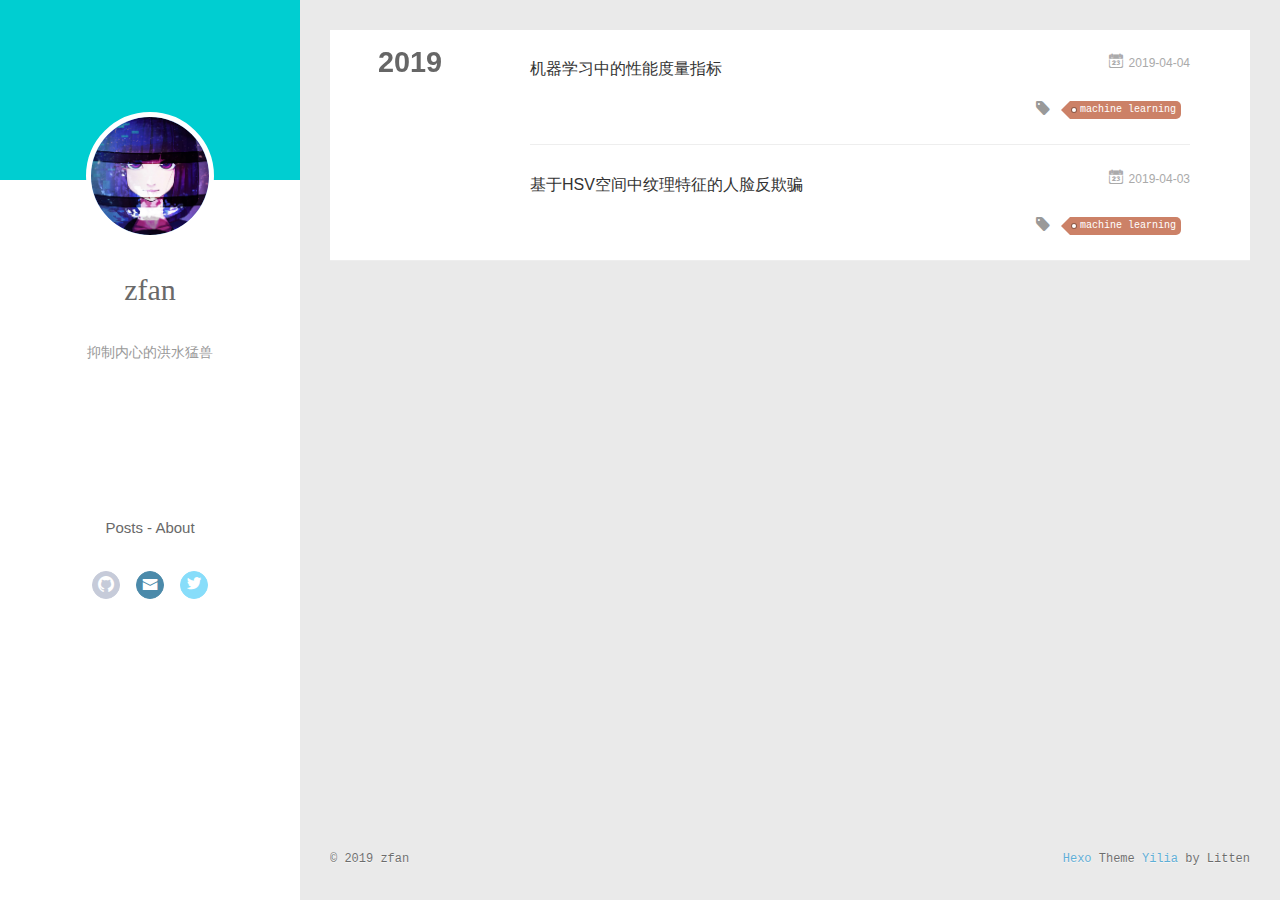
<file: archives/2019/04/index.html>
<!DOCTYPE html>
<html>
<head><meta name="generator" content="Hexo 3.8.0">
  <meta charset="utf-8">
  
  <meta name="renderer" content="webkit">
  <meta http-equiv="X-UA-Compatible" content="IE=edge">
  <link rel="dns-prefetch" href="http://puredark233.github.io">
  <title>Archives: 2019/4 | zfan&#39;s blog</title>
  <meta name="viewport" content="width=device-width, initial-scale=1, maximum-scale=1">
  <meta property="og:type" content="website">
<meta property="og:title" content="zfan&#39;s blog">
<meta property="og:url" content="http://puredark233.github.io/archives/2019/04/index.html">
<meta property="og:site_name" content="zfan&#39;s blog">
<meta property="og:locale" content="default">
<meta name="twitter:card" content="summary">
<meta name="twitter:title" content="zfan&#39;s blog">
  
    <link rel="alternative" href="/atom.xml" title="zfan&#39;s blog" type="application/atom+xml">
  
  
    <link rel="icon" href="/img/AnnaAvatar.jpg">
  
  <link rel="stylesheet" type="text/css" href="/./main.0cf68a.css">
  <style type="text/css">
  
    #container.show {
      background: linear-gradient(200deg,#ccc,#000);
    }
  </style>
  

  

</head>
</html>
<body>
  <div id="container" q-class="show:isCtnShow">
    <canvas id="anm-canvas" class="anm-canvas"></canvas>
    <div class="left-col" q-class="show:isShow">
      
<div class="overlay" style="background: #00CED1"></div>
<div class="intrude-less">
	<header id="header" class="inner">
		<a href="/" class="profilepic">
			<img src="/img/AnnaAvatar.jpg" class="js-avatar">
		</a>
		<hgroup>
		  <h1 class="header-author"><a href="/">zfan</a></h1>
		</hgroup>
		
		<p class="header-subtitle">抑制内心的洪水猛兽</p>
		

		<nav class="header-menu">
			<ul>
			
			</ul>
		</nav>
		<nav class="header-smart-menu">
    		
    			
    			<a q-on="click: openSlider(e, 'innerArchive')" href="javascript:void(0)">Posts</a>
    			
            
    			
            
    			
    			<a q-on="click: openSlider(e, 'aboutme')" href="javascript:void(0)">About</a>
    			
            
		</nav>
		<nav class="header-nav">
			<div class="social">
				
					<a class="github" target="_blank" href="https://github.com/PureDark233" title="github"><i class="icon-github"></i></a>
		        
					<a class="mail" target="_blank" href="mailto:zfan1998@foxmail.com" title="mail"><i class="icon-mail"></i></a>
		        
					<a class="twitter" target="_blank" href="https://twitter.com/puredark233" title="twitter"><i class="icon-twitter"></i></a>
		        
			</div>
		</nav>
	</header>		
</div>

    </div>
    <div class="mid-col" q-class="show:isShow,hide:isShow|isFalse">
      
<nav id="mobile-nav">
  	<div class="overlay js-overlay" style="background: #00CED1"></div>
	<div class="btnctn js-mobile-btnctn">
  		<div class="slider-trigger list" q-on="click: openSlider(e)"><i class="icon icon-sort"></i></div>
	</div>
	<div class="intrude-less">
		<header id="header" class="inner">
			<div class="profilepic">
				<img src="/img/AnnaAvatar.jpg" class="js-avatar">
			</div>
			<hgroup>
			  <h1 class="header-author js-header-author">zfan</h1>
			</hgroup>
			
			<p class="header-subtitle"><i class="icon icon-quo-left"></i>抑制内心的洪水猛兽<i class="icon icon-quo-right"></i></p>
			
			
			
			
			
			<nav class="header-nav">
				<div class="social">
					
						<a class="github" target="_blank" href="https://github.com/PureDark233" title="github"><i class="icon-github"></i></a>
			        
						<a class="mail" target="_blank" href="mailto:zfan1998@foxmail.com" title="mail"><i class="icon-mail"></i></a>
			        
						<a class="twitter" target="_blank" href="https://twitter.com/puredark233" title="twitter"><i class="icon-twitter"></i></a>
			        
				</div>
			</nav>

			<nav class="header-menu js-header-menu">
				<ul style="width: 50%">
				
				
				</ul>
			</nav>
		</header>				
	</div>
	<div class="mobile-mask" style="display:none" q-show="isShow"></div>
</nav>

      <div id="wrapper" class="body-wrap">
        <div class="menu-l">
          <div class="canvas-wrap">
            <canvas data-colors="#eaeaea" data-sectionHeight="100" data-contentId="js-content" id="myCanvas1" class="anm-canvas"></canvas>
          </div>
          <div id="js-content" class="content-ll">
            
  
  
    
    
      
      
      <section class="archives-wrap">
        <div class="archive-year-wrap">
          <a href="/archives/2019" class="archive-year">2019</a>
        </div>
        <div class="archives">
    
    <article class="archive-article archive-type-post">
  <div class="archive-article-inner">
    <header class="archive-article-header">
      	<div class="article-meta">
	      	<a href="/2019/04/04/机器学习中的性能度量指标/" class="archive-article-date">
  	<time datetime="2019-04-04T01:23:22.000Z" itemprop="datePublished"><i class="icon-calendar icon"></i>2019-04-04</time>
</a>
        </div>
    	 
  
    <h1 itemprop="name">
      <a class="archive-article-title" href="/2019/04/04/机器学习中的性能度量指标/">机器学习中的性能度量指标</a>
    </h1>
  

        <div class="article-info info-on-right">
          
	<div class="article-tag tagcloud">
		<i class="icon-price-tags icon"></i>
		<ul class="article-tag-list">
			 
        		<li class="article-tag-list-item">
        			<a href="javascript:void(0)" class="js-tag article-tag-list-link color2">machine learning</a>
        		</li>
      		
		</ul>
	</div>

          

        </div>
        <div class="clearfix"></div>
    </header>
  </div>
</article>
  
    
    
    <article class="archive-article archive-type-post">
  <div class="archive-article-inner">
    <header class="archive-article-header">
      	<div class="article-meta">
	      	<a href="/2019/04/03/基于HSV空间中纹理特征的人脸反欺骗/" class="archive-article-date">
  	<time datetime="2019-04-03T06:52:50.000Z" itemprop="datePublished"><i class="icon-calendar icon"></i>2019-04-03</time>
</a>
        </div>
    	 
  
    <h1 itemprop="name">
      <a class="archive-article-title" href="/2019/04/03/基于HSV空间中纹理特征的人脸反欺骗/">基于HSV空间中纹理特征的人脸反欺骗</a>
    </h1>
  

        <div class="article-info info-on-right">
          
	<div class="article-tag tagcloud">
		<i class="icon-price-tags icon"></i>
		<ul class="article-tag-list">
			 
        		<li class="article-tag-list-item">
        			<a href="javascript:void(0)" class="js-tag article-tag-list-link color2">machine learning</a>
        		</li>
      		
		</ul>
	</div>

          

        </div>
        <div class="clearfix"></div>
    </header>
  </div>
</article>
  
  
    </div></section>
  

    


          </div>
        </div>
      </div>
      <footer id="footer">
  <div class="outer">
    <div id="footer-info">
    	<div class="footer-left">
    		&copy; 2019 zfan
    	</div>
      	<div class="footer-right">
      		<a href="http://hexo.io/" target="_blank">Hexo</a>  Theme <a href="https://github.com/litten/hexo-theme-yilia" target="_blank">Yilia</a> by Litten
      	</div>
    </div>
  </div>
</footer>

    </div>
    <script>
	var yiliaConfig = {
		mathjax: true,
		isHome: false,
		isPost: false,
		isArchive: true,
		isTag: false,
		isCategory: false,
		open_in_new: false,
		toc_hide_index: true,
		root: "/",
		innerArchive: true,
		showTags: true
	}
</script>

<script>!function(t){function n(e){if(r[e])return r[e].exports;var i=r[e]={exports:{},id:e,loaded:!1};return t[e].call(i.exports,i,i.exports,n),i.loaded=!0,i.exports}var r={};n.m=t,n.c=r,n.p="./",n(0)}([function(t,n,r){r(195),t.exports=r(191)},function(t,n,r){var e=r(3),i=r(52),o=r(27),u=r(28),c=r(53),f="prototype",a=function(t,n,r){var s,l,h,v,p=t&a.F,d=t&a.G,y=t&a.S,g=t&a.P,b=t&a.B,m=d?e:y?e[n]||(e[n]={}):(e[n]||{})[f],x=d?i:i[n]||(i[n]={}),w=x[f]||(x[f]={});d&&(r=n);for(s in r)l=!p&&m&&void 0!==m[s],h=(l?m:r)[s],v=b&&l?c(h,e):g&&"function"==typeof h?c(Function.call,h):h,m&&u(m,s,h,t&a.U),x[s]!=h&&o(x,s,v),g&&w[s]!=h&&(w[s]=h)};e.core=i,a.F=1,a.G=2,a.S=4,a.P=8,a.B=16,a.W=32,a.U=64,a.R=128,t.exports=a},function(t,n,r){var e=r(6);t.exports=function(t){if(!e(t))throw TypeError(t+" is not an object!");return t}},function(t,n){var r=t.exports="undefined"!=typeof window&&window.Math==Math?window:"undefined"!=typeof self&&self.Math==Math?self:Function("return this")();"number"==typeof __g&&(__g=r)},function(t,n){t.exports=function(t){try{return!!t()}catch(t){return!0}}},function(t,n){var r=t.exports="undefined"!=typeof window&&window.Math==Math?window:"undefined"!=typeof self&&self.Math==Math?self:Function("return this")();"number"==typeof __g&&(__g=r)},function(t,n){t.exports=function(t){return"object"==typeof t?null!==t:"function"==typeof t}},function(t,n,r){var e=r(126)("wks"),i=r(76),o=r(3).Symbol,u="function"==typeof o;(t.exports=function(t){return e[t]||(e[t]=u&&o[t]||(u?o:i)("Symbol."+t))}).store=e},function(t,n){var r={}.hasOwnProperty;t.exports=function(t,n){return r.call(t,n)}},function(t,n,r){var e=r(94),i=r(33);t.exports=function(t){return e(i(t))}},function(t,n,r){t.exports=!r(4)(function(){return 7!=Object.defineProperty({},"a",{get:function(){return 7}}).a})},function(t,n,r){var e=r(2),i=r(167),o=r(50),u=Object.defineProperty;n.f=r(10)?Object.defineProperty:function(t,n,r){if(e(t),n=o(n,!0),e(r),i)try{return u(t,n,r)}catch(t){}if("get"in r||"set"in r)throw TypeError("Accessors not supported!");return"value"in r&&(t[n]=r.value),t}},function(t,n,r){t.exports=!r(18)(function(){return 7!=Object.defineProperty({},"a",{get:function(){return 7}}).a})},function(t,n,r){var e=r(14),i=r(22);t.exports=r(12)?function(t,n,r){return e.f(t,n,i(1,r))}:function(t,n,r){return t[n]=r,t}},function(t,n,r){var e=r(20),i=r(58),o=r(42),u=Object.defineProperty;n.f=r(12)?Object.defineProperty:function(t,n,r){if(e(t),n=o(n,!0),e(r),i)try{return u(t,n,r)}catch(t){}if("get"in r||"set"in r)throw TypeError("Accessors not supported!");return"value"in r&&(t[n]=r.value),t}},function(t,n,r){var e=r(40)("wks"),i=r(23),o=r(5).Symbol,u="function"==typeof o;(t.exports=function(t){return e[t]||(e[t]=u&&o[t]||(u?o:i)("Symbol."+t))}).store=e},function(t,n,r){var e=r(67),i=Math.min;t.exports=function(t){return t>0?i(e(t),9007199254740991):0}},function(t,n,r){var e=r(46);t.exports=function(t){return Object(e(t))}},function(t,n){t.exports=function(t){try{return!!t()}catch(t){return!0}}},function(t,n,r){var e=r(63),i=r(34);t.exports=Object.keys||function(t){return e(t,i)}},function(t,n,r){var e=r(21);t.exports=function(t){if(!e(t))throw TypeError(t+" is not an object!");return t}},function(t,n){t.exports=function(t){return"object"==typeof t?null!==t:"function"==typeof t}},function(t,n){t.exports=function(t,n){return{enumerable:!(1&t),configurable:!(2&t),writable:!(4&t),value:n}}},function(t,n){var r=0,e=Math.random();t.exports=function(t){return"Symbol(".concat(void 0===t?"":t,")_",(++r+e).toString(36))}},function(t,n){var r={}.hasOwnProperty;t.exports=function(t,n){return r.call(t,n)}},function(t,n){var r=t.exports={version:"2.4.0"};"number"==typeof __e&&(__e=r)},function(t,n){t.exports=function(t){if("function"!=typeof t)throw TypeError(t+" is not a function!");return t}},function(t,n,r){var e=r(11),i=r(66);t.exports=r(10)?function(t,n,r){return e.f(t,n,i(1,r))}:function(t,n,r){return t[n]=r,t}},function(t,n,r){var e=r(3),i=r(27),o=r(24),u=r(76)("src"),c="toString",f=Function[c],a=(""+f).split(c);r(52).inspectSource=function(t){return f.call(t)},(t.exports=function(t,n,r,c){var f="function"==typeof r;f&&(o(r,"name")||i(r,"name",n)),t[n]!==r&&(f&&(o(r,u)||i(r,u,t[n]?""+t[n]:a.join(String(n)))),t===e?t[n]=r:c?t[n]?t[n]=r:i(t,n,r):(delete t[n],i(t,n,r)))})(Function.prototype,c,function(){return"function"==typeof this&&this[u]||f.call(this)})},function(t,n,r){var e=r(1),i=r(4),o=r(46),u=function(t,n,r,e){var i=String(o(t)),u="<"+n;return""!==r&&(u+=" "+r+'="'+String(e).replace(/"/g,"&quot;")+'"'),u+">"+i+"</"+n+">"};t.exports=function(t,n){var r={};r[t]=n(u),e(e.P+e.F*i(function(){var n=""[t]('"');return n!==n.toLowerCase()||n.split('"').length>3}),"String",r)}},function(t,n,r){var e=r(115),i=r(46);t.exports=function(t){return e(i(t))}},function(t,n,r){var e=r(116),i=r(66),o=r(30),u=r(50),c=r(24),f=r(167),a=Object.getOwnPropertyDescriptor;n.f=r(10)?a:function(t,n){if(t=o(t),n=u(n,!0),f)try{return a(t,n)}catch(t){}if(c(t,n))return i(!e.f.call(t,n),t[n])}},function(t,n,r){var e=r(24),i=r(17),o=r(145)("IE_PROTO"),u=Object.prototype;t.exports=Object.getPrototypeOf||function(t){return t=i(t),e(t,o)?t[o]:"function"==typeof t.constructor&&t instanceof t.constructor?t.constructor.prototype:t instanceof Object?u:null}},function(t,n){t.exports=function(t){if(void 0==t)throw TypeError("Can't call method on  "+t);return t}},function(t,n){t.exports="constructor,hasOwnProperty,isPrototypeOf,propertyIsEnumerable,toLocaleString,toString,valueOf".split(",")},function(t,n){t.exports={}},function(t,n){t.exports=!0},function(t,n){n.f={}.propertyIsEnumerable},function(t,n,r){var e=r(14).f,i=r(8),o=r(15)("toStringTag");t.exports=function(t,n,r){t&&!i(t=r?t:t.prototype,o)&&e(t,o,{configurable:!0,value:n})}},function(t,n,r){var e=r(40)("keys"),i=r(23);t.exports=function(t){return e[t]||(e[t]=i(t))}},function(t,n,r){var e=r(5),i="__core-js_shared__",o=e[i]||(e[i]={});t.exports=function(t){return o[t]||(o[t]={})}},function(t,n){var r=Math.ceil,e=Math.floor;t.exports=function(t){return isNaN(t=+t)?0:(t>0?e:r)(t)}},function(t,n,r){var e=r(21);t.exports=function(t,n){if(!e(t))return t;var r,i;if(n&&"function"==typeof(r=t.toString)&&!e(i=r.call(t)))return i;if("function"==typeof(r=t.valueOf)&&!e(i=r.call(t)))return i;if(!n&&"function"==typeof(r=t.toString)&&!e(i=r.call(t)))return i;throw TypeError("Can't convert object to primitive value")}},function(t,n,r){var e=r(5),i=r(25),o=r(36),u=r(44),c=r(14).f;t.exports=function(t){var n=i.Symbol||(i.Symbol=o?{}:e.Symbol||{});"_"==t.charAt(0)||t in n||c(n,t,{value:u.f(t)})}},function(t,n,r){n.f=r(15)},function(t,n){var r={}.toString;t.exports=function(t){return r.call(t).slice(8,-1)}},function(t,n){t.exports=function(t){if(void 0==t)throw TypeError("Can't call method on  "+t);return t}},function(t,n,r){var e=r(4);t.exports=function(t,n){return!!t&&e(function(){n?t.call(null,function(){},1):t.call(null)})}},function(t,n,r){var e=r(53),i=r(115),o=r(17),u=r(16),c=r(203);t.exports=function(t,n){var r=1==t,f=2==t,a=3==t,s=4==t,l=6==t,h=5==t||l,v=n||c;return function(n,c,p){for(var d,y,g=o(n),b=i(g),m=e(c,p,3),x=u(b.length),w=0,S=r?v(n,x):f?v(n,0):void 0;x>w;w++)if((h||w in b)&&(d=b[w],y=m(d,w,g),t))if(r)S[w]=y;else if(y)switch(t){case 3:return!0;case 5:return d;case 6:return w;case 2:S.push(d)}else if(s)return!1;return l?-1:a||s?s:S}}},function(t,n,r){var e=r(1),i=r(52),o=r(4);t.exports=function(t,n){var r=(i.Object||{})[t]||Object[t],u={};u[t]=n(r),e(e.S+e.F*o(function(){r(1)}),"Object",u)}},function(t,n,r){var e=r(6);t.exports=function(t,n){if(!e(t))return t;var r,i;if(n&&"function"==typeof(r=t.toString)&&!e(i=r.call(t)))return i;if("function"==typeof(r=t.valueOf)&&!e(i=r.call(t)))return i;if(!n&&"function"==typeof(r=t.toString)&&!e(i=r.call(t)))return i;throw TypeError("Can't convert object to primitive value")}},function(t,n,r){var e=r(5),i=r(25),o=r(91),u=r(13),c="prototype",f=function(t,n,r){var a,s,l,h=t&f.F,v=t&f.G,p=t&f.S,d=t&f.P,y=t&f.B,g=t&f.W,b=v?i:i[n]||(i[n]={}),m=b[c],x=v?e:p?e[n]:(e[n]||{})[c];v&&(r=n);for(a in r)(s=!h&&x&&void 0!==x[a])&&a in b||(l=s?x[a]:r[a],b[a]=v&&"function"!=typeof x[a]?r[a]:y&&s?o(l,e):g&&x[a]==l?function(t){var n=function(n,r,e){if(this instanceof t){switch(arguments.length){case 0:return new t;case 1:return new t(n);case 2:return new t(n,r)}return new t(n,r,e)}return t.apply(this,arguments)};return n[c]=t[c],n}(l):d&&"function"==typeof l?o(Function.call,l):l,d&&((b.virtual||(b.virtual={}))[a]=l,t&f.R&&m&&!m[a]&&u(m,a,l)))};f.F=1,f.G=2,f.S=4,f.P=8,f.B=16,f.W=32,f.U=64,f.R=128,t.exports=f},function(t,n){var r=t.exports={version:"2.4.0"};"number"==typeof __e&&(__e=r)},function(t,n,r){var e=r(26);t.exports=function(t,n,r){if(e(t),void 0===n)return t;switch(r){case 1:return function(r){return t.call(n,r)};case 2:return function(r,e){return t.call(n,r,e)};case 3:return function(r,e,i){return t.call(n,r,e,i)}}return function(){return t.apply(n,arguments)}}},function(t,n,r){var e=r(183),i=r(1),o=r(126)("metadata"),u=o.store||(o.store=new(r(186))),c=function(t,n,r){var i=u.get(t);if(!i){if(!r)return;u.set(t,i=new e)}var o=i.get(n);if(!o){if(!r)return;i.set(n,o=new e)}return o},f=function(t,n,r){var e=c(n,r,!1);return void 0!==e&&e.has(t)},a=function(t,n,r){var e=c(n,r,!1);return void 0===e?void 0:e.get(t)},s=function(t,n,r,e){c(r,e,!0).set(t,n)},l=function(t,n){var r=c(t,n,!1),e=[];return r&&r.forEach(function(t,n){e.push(n)}),e},h=function(t){return void 0===t||"symbol"==typeof t?t:String(t)},v=function(t){i(i.S,"Reflect",t)};t.exports={store:u,map:c,has:f,get:a,set:s,keys:l,key:h,exp:v}},function(t,n,r){"use strict";if(r(10)){var e=r(69),i=r(3),o=r(4),u=r(1),c=r(127),f=r(152),a=r(53),s=r(68),l=r(66),h=r(27),v=r(73),p=r(67),d=r(16),y=r(75),g=r(50),b=r(24),m=r(180),x=r(114),w=r(6),S=r(17),_=r(137),O=r(70),E=r(32),P=r(71).f,j=r(154),F=r(76),M=r(7),A=r(48),N=r(117),T=r(146),I=r(155),k=r(80),L=r(123),R=r(74),C=r(130),D=r(160),U=r(11),W=r(31),G=U.f,B=W.f,V=i.RangeError,z=i.TypeError,q=i.Uint8Array,K="ArrayBuffer",J="Shared"+K,Y="BYTES_PER_ELEMENT",H="prototype",$=Array[H],X=f.ArrayBuffer,Q=f.DataView,Z=A(0),tt=A(2),nt=A(3),rt=A(4),et=A(5),it=A(6),ot=N(!0),ut=N(!1),ct=I.values,ft=I.keys,at=I.entries,st=$.lastIndexOf,lt=$.reduce,ht=$.reduceRight,vt=$.join,pt=$.sort,dt=$.slice,yt=$.toString,gt=$.toLocaleString,bt=M("iterator"),mt=M("toStringTag"),xt=F("typed_constructor"),wt=F("def_constructor"),St=c.CONSTR,_t=c.TYPED,Ot=c.VIEW,Et="Wrong length!",Pt=A(1,function(t,n){return Tt(T(t,t[wt]),n)}),jt=o(function(){return 1===new q(new Uint16Array([1]).buffer)[0]}),Ft=!!q&&!!q[H].set&&o(function(){new q(1).set({})}),Mt=function(t,n){if(void 0===t)throw z(Et);var r=+t,e=d(t);if(n&&!m(r,e))throw V(Et);return e},At=function(t,n){var r=p(t);if(r<0||r%n)throw V("Wrong offset!");return r},Nt=function(t){if(w(t)&&_t in t)return t;throw z(t+" is not a typed array!")},Tt=function(t,n){if(!(w(t)&&xt in t))throw z("It is not a typed array constructor!");return new t(n)},It=function(t,n){return kt(T(t,t[wt]),n)},kt=function(t,n){for(var r=0,e=n.length,i=Tt(t,e);e>r;)i[r]=n[r++];return i},Lt=function(t,n,r){G(t,n,{get:function(){return this._d[r]}})},Rt=function(t){var n,r,e,i,o,u,c=S(t),f=arguments.length,s=f>1?arguments[1]:void 0,l=void 0!==s,h=j(c);if(void 0!=h&&!_(h)){for(u=h.call(c),e=[],n=0;!(o=u.next()).done;n++)e.push(o.value);c=e}for(l&&f>2&&(s=a(s,arguments[2],2)),n=0,r=d(c.length),i=Tt(this,r);r>n;n++)i[n]=l?s(c[n],n):c[n];return i},Ct=function(){for(var t=0,n=arguments.length,r=Tt(this,n);n>t;)r[t]=arguments[t++];return r},Dt=!!q&&o(function(){gt.call(new q(1))}),Ut=function(){return gt.apply(Dt?dt.call(Nt(this)):Nt(this),arguments)},Wt={copyWithin:function(t,n){return D.call(Nt(this),t,n,arguments.length>2?arguments[2]:void 0)},every:function(t){return rt(Nt(this),t,arguments.length>1?arguments[1]:void 0)},fill:function(t){return C.apply(Nt(this),arguments)},filter:function(t){return It(this,tt(Nt(this),t,arguments.length>1?arguments[1]:void 0))},find:function(t){return et(Nt(this),t,arguments.length>1?arguments[1]:void 0)},findIndex:function(t){return it(Nt(this),t,arguments.length>1?arguments[1]:void 0)},forEach:function(t){Z(Nt(this),t,arguments.length>1?arguments[1]:void 0)},indexOf:function(t){return ut(Nt(this),t,arguments.length>1?arguments[1]:void 0)},includes:function(t){return ot(Nt(this),t,arguments.length>1?arguments[1]:void 0)},join:function(t){return vt.apply(Nt(this),arguments)},lastIndexOf:function(t){return st.apply(Nt(this),arguments)},map:function(t){return Pt(Nt(this),t,arguments.length>1?arguments[1]:void 0)},reduce:function(t){return lt.apply(Nt(this),arguments)},reduceRight:function(t){return ht.apply(Nt(this),arguments)},reverse:function(){for(var t,n=this,r=Nt(n).length,e=Math.floor(r/2),i=0;i<e;)t=n[i],n[i++]=n[--r],n[r]=t;return n},some:function(t){return nt(Nt(this),t,arguments.length>1?arguments[1]:void 0)},sort:function(t){return pt.call(Nt(this),t)},subarray:function(t,n){var r=Nt(this),e=r.length,i=y(t,e);return new(T(r,r[wt]))(r.buffer,r.byteOffset+i*r.BYTES_PER_ELEMENT,d((void 0===n?e:y(n,e))-i))}},Gt=function(t,n){return It(this,dt.call(Nt(this),t,n))},Bt=function(t){Nt(this);var n=At(arguments[1],1),r=this.length,e=S(t),i=d(e.length),o=0;if(i+n>r)throw V(Et);for(;o<i;)this[n+o]=e[o++]},Vt={entries:function(){return at.call(Nt(this))},keys:function(){return ft.call(Nt(this))},values:function(){return ct.call(Nt(this))}},zt=function(t,n){return w(t)&&t[_t]&&"symbol"!=typeof n&&n in t&&String(+n)==String(n)},qt=function(t,n){return zt(t,n=g(n,!0))?l(2,t[n]):B(t,n)},Kt=function(t,n,r){return!(zt(t,n=g(n,!0))&&w(r)&&b(r,"value"))||b(r,"get")||b(r,"set")||r.configurable||b(r,"writable")&&!r.writable||b(r,"enumerable")&&!r.enumerable?G(t,n,r):(t[n]=r.value,t)};St||(W.f=qt,U.f=Kt),u(u.S+u.F*!St,"Object",{getOwnPropertyDescriptor:qt,defineProperty:Kt}),o(function(){yt.call({})})&&(yt=gt=function(){return vt.call(this)});var Jt=v({},Wt);v(Jt,Vt),h(Jt,bt,Vt.values),v(Jt,{slice:Gt,set:Bt,constructor:function(){},toString:yt,toLocaleString:Ut}),Lt(Jt,"buffer","b"),Lt(Jt,"byteOffset","o"),Lt(Jt,"byteLength","l"),Lt(Jt,"length","e"),G(Jt,mt,{get:function(){return this[_t]}}),t.exports=function(t,n,r,f){f=!!f;var a=t+(f?"Clamped":"")+"Array",l="Uint8Array"!=a,v="get"+t,p="set"+t,y=i[a],g=y||{},b=y&&E(y),m=!y||!c.ABV,S={},_=y&&y[H],j=function(t,r){var e=t._d;return e.v[v](r*n+e.o,jt)},F=function(t,r,e){var i=t._d;f&&(e=(e=Math.round(e))<0?0:e>255?255:255&e),i.v[p](r*n+i.o,e,jt)},M=function(t,n){G(t,n,{get:function(){return j(this,n)},set:function(t){return F(this,n,t)},enumerable:!0})};m?(y=r(function(t,r,e,i){s(t,y,a,"_d");var o,u,c,f,l=0,v=0;if(w(r)){if(!(r instanceof X||(f=x(r))==K||f==J))return _t in r?kt(y,r):Rt.call(y,r);o=r,v=At(e,n);var p=r.byteLength;if(void 0===i){if(p%n)throw V(Et);if((u=p-v)<0)throw V(Et)}else if((u=d(i)*n)+v>p)throw V(Et);c=u/n}else c=Mt(r,!0),u=c*n,o=new X(u);for(h(t,"_d",{b:o,o:v,l:u,e:c,v:new Q(o)});l<c;)M(t,l++)}),_=y[H]=O(Jt),h(_,"constructor",y)):L(function(t){new y(null),new y(t)},!0)||(y=r(function(t,r,e,i){s(t,y,a);var o;return w(r)?r instanceof X||(o=x(r))==K||o==J?void 0!==i?new g(r,At(e,n),i):void 0!==e?new g(r,At(e,n)):new g(r):_t in r?kt(y,r):Rt.call(y,r):new g(Mt(r,l))}),Z(b!==Function.prototype?P(g).concat(P(b)):P(g),function(t){t in y||h(y,t,g[t])}),y[H]=_,e||(_.constructor=y));var A=_[bt],N=!!A&&("values"==A.name||void 0==A.name),T=Vt.values;h(y,xt,!0),h(_,_t,a),h(_,Ot,!0),h(_,wt,y),(f?new y(1)[mt]==a:mt in _)||G(_,mt,{get:function(){return a}}),S[a]=y,u(u.G+u.W+u.F*(y!=g),S),u(u.S,a,{BYTES_PER_ELEMENT:n,from:Rt,of:Ct}),Y in _||h(_,Y,n),u(u.P,a,Wt),R(a),u(u.P+u.F*Ft,a,{set:Bt}),u(u.P+u.F*!N,a,Vt),u(u.P+u.F*(_.toString!=yt),a,{toString:yt}),u(u.P+u.F*o(function(){new y(1).slice()}),a,{slice:Gt}),u(u.P+u.F*(o(function(){return[1,2].toLocaleString()!=new y([1,2]).toLocaleString()})||!o(function(){_.toLocaleString.call([1,2])})),a,{toLocaleString:Ut}),k[a]=N?A:T,e||N||h(_,bt,T)}}else t.exports=function(){}},function(t,n){var r={}.toString;t.exports=function(t){return r.call(t).slice(8,-1)}},function(t,n,r){var e=r(21),i=r(5).document,o=e(i)&&e(i.createElement);t.exports=function(t){return o?i.createElement(t):{}}},function(t,n,r){t.exports=!r(12)&&!r(18)(function(){return 7!=Object.defineProperty(r(57)("div"),"a",{get:function(){return 7}}).a})},function(t,n,r){"use strict";var e=r(36),i=r(51),o=r(64),u=r(13),c=r(8),f=r(35),a=r(96),s=r(38),l=r(103),h=r(15)("iterator"),v=!([].keys&&"next"in[].keys()),p="keys",d="values",y=function(){return this};t.exports=function(t,n,r,g,b,m,x){a(r,n,g);var w,S,_,O=function(t){if(!v&&t in F)return F[t];switch(t){case p:case d:return function(){return new r(this,t)}}return function(){return new r(this,t)}},E=n+" Iterator",P=b==d,j=!1,F=t.prototype,M=F[h]||F["@@iterator"]||b&&F[b],A=M||O(b),N=b?P?O("entries"):A:void 0,T="Array"==n?F.entries||M:M;if(T&&(_=l(T.call(new t)))!==Object.prototype&&(s(_,E,!0),e||c(_,h)||u(_,h,y)),P&&M&&M.name!==d&&(j=!0,A=function(){return M.call(this)}),e&&!x||!v&&!j&&F[h]||u(F,h,A),f[n]=A,f[E]=y,b)if(w={values:P?A:O(d),keys:m?A:O(p),entries:N},x)for(S in w)S in F||o(F,S,w[S]);else i(i.P+i.F*(v||j),n,w);return w}},function(t,n,r){var e=r(20),i=r(100),o=r(34),u=r(39)("IE_PROTO"),c=function(){},f="prototype",a=function(){var t,n=r(57)("iframe"),e=o.length;for(n.style.display="none",r(93).appendChild(n),n.src="javascript:",t=n.contentWindow.document,t.open(),t.write("<script>document.F=Object<\/script>"),t.close(),a=t.F;e--;)delete a[f][o[e]];return a()};t.exports=Object.create||function(t,n){var r;return null!==t?(c[f]=e(t),r=new c,c[f]=null,r[u]=t):r=a(),void 0===n?r:i(r,n)}},function(t,n,r){var e=r(63),i=r(34).concat("length","prototype");n.f=Object.getOwnPropertyNames||function(t){return e(t,i)}},function(t,n){n.f=Object.getOwnPropertySymbols},function(t,n,r){var e=r(8),i=r(9),o=r(90)(!1),u=r(39)("IE_PROTO");t.exports=function(t,n){var r,c=i(t),f=0,a=[];for(r in c)r!=u&&e(c,r)&&a.push(r);for(;n.length>f;)e(c,r=n[f++])&&(~o(a,r)||a.push(r));return a}},function(t,n,r){t.exports=r(13)},function(t,n,r){var e=r(76)("meta"),i=r(6),o=r(24),u=r(11).f,c=0,f=Object.isExtensible||function(){return!0},a=!r(4)(function(){return f(Object.preventExtensions({}))}),s=function(t){u(t,e,{value:{i:"O"+ ++c,w:{}}})},l=function(t,n){if(!i(t))return"symbol"==typeof t?t:("string"==typeof t?"S":"P")+t;if(!o(t,e)){if(!f(t))return"F";if(!n)return"E";s(t)}return t[e].i},h=function(t,n){if(!o(t,e)){if(!f(t))return!0;if(!n)return!1;s(t)}return t[e].w},v=function(t){return a&&p.NEED&&f(t)&&!o(t,e)&&s(t),t},p=t.exports={KEY:e,NEED:!1,fastKey:l,getWeak:h,onFreeze:v}},function(t,n){t.exports=function(t,n){return{enumerable:!(1&t),configurable:!(2&t),writable:!(4&t),value:n}}},function(t,n){var r=Math.ceil,e=Math.floor;t.exports=function(t){return isNaN(t=+t)?0:(t>0?e:r)(t)}},function(t,n){t.exports=function(t,n,r,e){if(!(t instanceof n)||void 0!==e&&e in t)throw TypeError(r+": incorrect invocation!");return t}},function(t,n){t.exports=!1},function(t,n,r){var e=r(2),i=r(173),o=r(133),u=r(145)("IE_PROTO"),c=function(){},f="prototype",a=function(){var t,n=r(132)("iframe"),e=o.length;for(n.style.display="none",r(135).appendChild(n),n.src="javascript:",t=n.contentWindow.document,t.open(),t.write("<script>document.F=Object<\/script>"),t.close(),a=t.F;e--;)delete a[f][o[e]];return a()};t.exports=Object.create||function(t,n){var r;return null!==t?(c[f]=e(t),r=new c,c[f]=null,r[u]=t):r=a(),void 0===n?r:i(r,n)}},function(t,n,r){var e=r(175),i=r(133).concat("length","prototype");n.f=Object.getOwnPropertyNames||function(t){return e(t,i)}},function(t,n,r){var e=r(175),i=r(133);t.exports=Object.keys||function(t){return e(t,i)}},function(t,n,r){var e=r(28);t.exports=function(t,n,r){for(var i in n)e(t,i,n[i],r);return t}},function(t,n,r){"use strict";var e=r(3),i=r(11),o=r(10),u=r(7)("species");t.exports=function(t){var n=e[t];o&&n&&!n[u]&&i.f(n,u,{configurable:!0,get:function(){return this}})}},function(t,n,r){var e=r(67),i=Math.max,o=Math.min;t.exports=function(t,n){return t=e(t),t<0?i(t+n,0):o(t,n)}},function(t,n){var r=0,e=Math.random();t.exports=function(t){return"Symbol(".concat(void 0===t?"":t,")_",(++r+e).toString(36))}},function(t,n,r){var e=r(33);t.exports=function(t){return Object(e(t))}},function(t,n,r){var e=r(7)("unscopables"),i=Array.prototype;void 0==i[e]&&r(27)(i,e,{}),t.exports=function(t){i[e][t]=!0}},function(t,n,r){var e=r(53),i=r(169),o=r(137),u=r(2),c=r(16),f=r(154),a={},s={},n=t.exports=function(t,n,r,l,h){var v,p,d,y,g=h?function(){return t}:f(t),b=e(r,l,n?2:1),m=0;if("function"!=typeof g)throw TypeError(t+" is not iterable!");if(o(g)){for(v=c(t.length);v>m;m++)if((y=n?b(u(p=t[m])[0],p[1]):b(t[m]))===a||y===s)return y}else for(d=g.call(t);!(p=d.next()).done;)if((y=i(d,b,p.value,n))===a||y===s)return y};n.BREAK=a,n.RETURN=s},function(t,n){t.exports={}},function(t,n,r){var e=r(11).f,i=r(24),o=r(7)("toStringTag");t.exports=function(t,n,r){t&&!i(t=r?t:t.prototype,o)&&e(t,o,{configurable:!0,value:n})}},function(t,n,r){var e=r(1),i=r(46),o=r(4),u=r(150),c="["+u+"]",f="​",a=RegExp("^"+c+c+"*"),s=RegExp(c+c+"*$"),l=function(t,n,r){var i={},c=o(function(){return!!u[t]()||f[t]()!=f}),a=i[t]=c?n(h):u[t];r&&(i[r]=a),e(e.P+e.F*c,"String",i)},h=l.trim=function(t,n){return t=String(i(t)),1&n&&(t=t.replace(a,"")),2&n&&(t=t.replace(s,"")),t};t.exports=l},function(t,n,r){t.exports={default:r(86),__esModule:!0}},function(t,n,r){t.exports={default:r(87),__esModule:!0}},function(t,n,r){"use strict";function e(t){return t&&t.__esModule?t:{default:t}}n.__esModule=!0;var i=r(84),o=e(i),u=r(83),c=e(u),f="function"==typeof c.default&&"symbol"==typeof o.default?function(t){return typeof t}:function(t){return t&&"function"==typeof c.default&&t.constructor===c.default&&t!==c.default.prototype?"symbol":typeof t};n.default="function"==typeof c.default&&"symbol"===f(o.default)?function(t){return void 0===t?"undefined":f(t)}:function(t){return t&&"function"==typeof c.default&&t.constructor===c.default&&t!==c.default.prototype?"symbol":void 0===t?"undefined":f(t)}},function(t,n,r){r(110),r(108),r(111),r(112),t.exports=r(25).Symbol},function(t,n,r){r(109),r(113),t.exports=r(44).f("iterator")},function(t,n){t.exports=function(t){if("function"!=typeof t)throw TypeError(t+" is not a function!");return t}},function(t,n){t.exports=function(){}},function(t,n,r){var e=r(9),i=r(106),o=r(105);t.exports=function(t){return function(n,r,u){var c,f=e(n),a=i(f.length),s=o(u,a);if(t&&r!=r){for(;a>s;)if((c=f[s++])!=c)return!0}else for(;a>s;s++)if((t||s in f)&&f[s]===r)return t||s||0;return!t&&-1}}},function(t,n,r){var e=r(88);t.exports=function(t,n,r){if(e(t),void 0===n)return t;switch(r){case 1:return function(r){return t.call(n,r)};case 2:return function(r,e){return t.call(n,r,e)};case 3:return function(r,e,i){return t.call(n,r,e,i)}}return function(){return t.apply(n,arguments)}}},function(t,n,r){var e=r(19),i=r(62),o=r(37);t.exports=function(t){var n=e(t),r=i.f;if(r)for(var u,c=r(t),f=o.f,a=0;c.length>a;)f.call(t,u=c[a++])&&n.push(u);return n}},function(t,n,r){t.exports=r(5).document&&document.documentElement},function(t,n,r){var e=r(56);t.exports=Object("z").propertyIsEnumerable(0)?Object:function(t){return"String"==e(t)?t.split(""):Object(t)}},function(t,n,r){var e=r(56);t.exports=Array.isArray||function(t){return"Array"==e(t)}},function(t,n,r){"use strict";var e=r(60),i=r(22),o=r(38),u={};r(13)(u,r(15)("iterator"),function(){return this}),t.exports=function(t,n,r){t.prototype=e(u,{next:i(1,r)}),o(t,n+" Iterator")}},function(t,n){t.exports=function(t,n){return{value:n,done:!!t}}},function(t,n,r){var e=r(19),i=r(9);t.exports=function(t,n){for(var r,o=i(t),u=e(o),c=u.length,f=0;c>f;)if(o[r=u[f++]]===n)return r}},function(t,n,r){var e=r(23)("meta"),i=r(21),o=r(8),u=r(14).f,c=0,f=Object.isExtensible||function(){return!0},a=!r(18)(function(){return f(Object.preventExtensions({}))}),s=function(t){u(t,e,{value:{i:"O"+ ++c,w:{}}})},l=function(t,n){if(!i(t))return"symbol"==typeof t?t:("string"==typeof t?"S":"P")+t;if(!o(t,e)){if(!f(t))return"F";if(!n)return"E";s(t)}return t[e].i},h=function(t,n){if(!o(t,e)){if(!f(t))return!0;if(!n)return!1;s(t)}return t[e].w},v=function(t){return a&&p.NEED&&f(t)&&!o(t,e)&&s(t),t},p=t.exports={KEY:e,NEED:!1,fastKey:l,getWeak:h,onFreeze:v}},function(t,n,r){var e=r(14),i=r(20),o=r(19);t.exports=r(12)?Object.defineProperties:function(t,n){i(t);for(var r,u=o(n),c=u.length,f=0;c>f;)e.f(t,r=u[f++],n[r]);return t}},function(t,n,r){var e=r(37),i=r(22),o=r(9),u=r(42),c=r(8),f=r(58),a=Object.getOwnPropertyDescriptor;n.f=r(12)?a:function(t,n){if(t=o(t),n=u(n,!0),f)try{return a(t,n)}catch(t){}if(c(t,n))return i(!e.f.call(t,n),t[n])}},function(t,n,r){var e=r(9),i=r(61).f,o={}.toString,u="object"==typeof window&&window&&Object.getOwnPropertyNames?Object.getOwnPropertyNames(window):[],c=function(t){try{return i(t)}catch(t){return u.slice()}};t.exports.f=function(t){return u&&"[object Window]"==o.call(t)?c(t):i(e(t))}},function(t,n,r){var e=r(8),i=r(77),o=r(39)("IE_PROTO"),u=Object.prototype;t.exports=Object.getPrototypeOf||function(t){return t=i(t),e(t,o)?t[o]:"function"==typeof t.constructor&&t instanceof t.constructor?t.constructor.prototype:t instanceof Object?u:null}},function(t,n,r){var e=r(41),i=r(33);t.exports=function(t){return function(n,r){var o,u,c=String(i(n)),f=e(r),a=c.length;return f<0||f>=a?t?"":void 0:(o=c.charCodeAt(f),o<55296||o>56319||f+1===a||(u=c.charCodeAt(f+1))<56320||u>57343?t?c.charAt(f):o:t?c.slice(f,f+2):u-56320+(o-55296<<10)+65536)}}},function(t,n,r){var e=r(41),i=Math.max,o=Math.min;t.exports=function(t,n){return t=e(t),t<0?i(t+n,0):o(t,n)}},function(t,n,r){var e=r(41),i=Math.min;t.exports=function(t){return t>0?i(e(t),9007199254740991):0}},function(t,n,r){"use strict";var e=r(89),i=r(97),o=r(35),u=r(9);t.exports=r(59)(Array,"Array",function(t,n){this._t=u(t),this._i=0,this._k=n},function(){var t=this._t,n=this._k,r=this._i++;return!t||r>=t.length?(this._t=void 0,i(1)):"keys"==n?i(0,r):"values"==n?i(0,t[r]):i(0,[r,t[r]])},"values"),o.Arguments=o.Array,e("keys"),e("values"),e("entries")},function(t,n){},function(t,n,r){"use strict";var e=r(104)(!0);r(59)(String,"String",function(t){this._t=String(t),this._i=0},function(){var t,n=this._t,r=this._i;return r>=n.length?{value:void 0,done:!0}:(t=e(n,r),this._i+=t.length,{value:t,done:!1})})},function(t,n,r){"use strict";var e=r(5),i=r(8),o=r(12),u=r(51),c=r(64),f=r(99).KEY,a=r(18),s=r(40),l=r(38),h=r(23),v=r(15),p=r(44),d=r(43),y=r(98),g=r(92),b=r(95),m=r(20),x=r(9),w=r(42),S=r(22),_=r(60),O=r(102),E=r(101),P=r(14),j=r(19),F=E.f,M=P.f,A=O.f,N=e.Symbol,T=e.JSON,I=T&&T.stringify,k="prototype",L=v("_hidden"),R=v("toPrimitive"),C={}.propertyIsEnumerable,D=s("symbol-registry"),U=s("symbols"),W=s("op-symbols"),G=Object[k],B="function"==typeof N,V=e.QObject,z=!V||!V[k]||!V[k].findChild,q=o&&a(function(){return 7!=_(M({},"a",{get:function(){return M(this,"a",{value:7}).a}})).a})?function(t,n,r){var e=F(G,n);e&&delete G[n],M(t,n,r),e&&t!==G&&M(G,n,e)}:M,K=function(t){var n=U[t]=_(N[k]);return n._k=t,n},J=B&&"symbol"==typeof N.iterator?function(t){return"symbol"==typeof t}:function(t){return t instanceof N},Y=function(t,n,r){return t===G&&Y(W,n,r),m(t),n=w(n,!0),m(r),i(U,n)?(r.enumerable?(i(t,L)&&t[L][n]&&(t[L][n]=!1),r=_(r,{enumerable:S(0,!1)})):(i(t,L)||M(t,L,S(1,{})),t[L][n]=!0),q(t,n,r)):M(t,n,r)},H=function(t,n){m(t);for(var r,e=g(n=x(n)),i=0,o=e.length;o>i;)Y(t,r=e[i++],n[r]);return t},$=function(t,n){return void 0===n?_(t):H(_(t),n)},X=function(t){var n=C.call(this,t=w(t,!0));return!(this===G&&i(U,t)&&!i(W,t))&&(!(n||!i(this,t)||!i(U,t)||i(this,L)&&this[L][t])||n)},Q=function(t,n){if(t=x(t),n=w(n,!0),t!==G||!i(U,n)||i(W,n)){var r=F(t,n);return!r||!i(U,n)||i(t,L)&&t[L][n]||(r.enumerable=!0),r}},Z=function(t){for(var n,r=A(x(t)),e=[],o=0;r.length>o;)i(U,n=r[o++])||n==L||n==f||e.push(n);return e},tt=function(t){for(var n,r=t===G,e=A(r?W:x(t)),o=[],u=0;e.length>u;)!i(U,n=e[u++])||r&&!i(G,n)||o.push(U[n]);return o};B||(N=function(){if(this instanceof N)throw TypeError("Symbol is not a constructor!");var t=h(arguments.length>0?arguments[0]:void 0),n=function(r){this===G&&n.call(W,r),i(this,L)&&i(this[L],t)&&(this[L][t]=!1),q(this,t,S(1,r))};return o&&z&&q(G,t,{configurable:!0,set:n}),K(t)},c(N[k],"toString",function(){return this._k}),E.f=Q,P.f=Y,r(61).f=O.f=Z,r(37).f=X,r(62).f=tt,o&&!r(36)&&c(G,"propertyIsEnumerable",X,!0),p.f=function(t){return K(v(t))}),u(u.G+u.W+u.F*!B,{Symbol:N});for(var nt="hasInstance,isConcatSpreadable,iterator,match,replace,search,species,split,toPrimitive,toStringTag,unscopables".split(","),rt=0;nt.length>rt;)v(nt[rt++]);for(var nt=j(v.store),rt=0;nt.length>rt;)d(nt[rt++]);u(u.S+u.F*!B,"Symbol",{for:function(t){return i(D,t+="")?D[t]:D[t]=N(t)},keyFor:function(t){if(J(t))return y(D,t);throw TypeError(t+" is not a symbol!")},useSetter:function(){z=!0},useSimple:function(){z=!1}}),u(u.S+u.F*!B,"Object",{create:$,defineProperty:Y,defineProperties:H,getOwnPropertyDescriptor:Q,getOwnPropertyNames:Z,getOwnPropertySymbols:tt}),T&&u(u.S+u.F*(!B||a(function(){var t=N();return"[null]"!=I([t])||"{}"!=I({a:t})||"{}"!=I(Object(t))})),"JSON",{stringify:function(t){if(void 0!==t&&!J(t)){for(var n,r,e=[t],i=1;arguments.length>i;)e.push(arguments[i++]);return n=e[1],"function"==typeof n&&(r=n),!r&&b(n)||(n=function(t,n){if(r&&(n=r.call(this,t,n)),!J(n))return n}),e[1]=n,I.apply(T,e)}}}),N[k][R]||r(13)(N[k],R,N[k].valueOf),l(N,"Symbol"),l(Math,"Math",!0),l(e.JSON,"JSON",!0)},function(t,n,r){r(43)("asyncIterator")},function(t,n,r){r(43)("observable")},function(t,n,r){r(107);for(var e=r(5),i=r(13),o=r(35),u=r(15)("toStringTag"),c=["NodeList","DOMTokenList","MediaList","StyleSheetList","CSSRuleList"],f=0;f<5;f++){var a=c[f],s=e[a],l=s&&s.prototype;l&&!l[u]&&i(l,u,a),o[a]=o.Array}},function(t,n,r){var e=r(45),i=r(7)("toStringTag"),o="Arguments"==e(function(){return arguments}()),u=function(t,n){try{return t[n]}catch(t){}};t.exports=function(t){var n,r,c;return void 0===t?"Undefined":null===t?"Null":"string"==typeof(r=u(n=Object(t),i))?r:o?e(n):"Object"==(c=e(n))&&"function"==typeof n.callee?"Arguments":c}},function(t,n,r){var e=r(45);t.exports=Object("z").propertyIsEnumerable(0)?Object:function(t){return"String"==e(t)?t.split(""):Object(t)}},function(t,n){n.f={}.propertyIsEnumerable},function(t,n,r){var e=r(30),i=r(16),o=r(75);t.exports=function(t){return function(n,r,u){var c,f=e(n),a=i(f.length),s=o(u,a);if(t&&r!=r){for(;a>s;)if((c=f[s++])!=c)return!0}else for(;a>s;s++)if((t||s in f)&&f[s]===r)return t||s||0;return!t&&-1}}},function(t,n,r){"use strict";var e=r(3),i=r(1),o=r(28),u=r(73),c=r(65),f=r(79),a=r(68),s=r(6),l=r(4),h=r(123),v=r(81),p=r(136);t.exports=function(t,n,r,d,y,g){var b=e[t],m=b,x=y?"set":"add",w=m&&m.prototype,S={},_=function(t){var n=w[t];o(w,t,"delete"==t?function(t){return!(g&&!s(t))&&n.call(this,0===t?0:t)}:"has"==t?function(t){return!(g&&!s(t))&&n.call(this,0===t?0:t)}:"get"==t?function(t){return g&&!s(t)?void 0:n.call(this,0===t?0:t)}:"add"==t?function(t){return n.call(this,0===t?0:t),this}:function(t,r){return n.call(this,0===t?0:t,r),this})};if("function"==typeof m&&(g||w.forEach&&!l(function(){(new m).entries().next()}))){var O=new m,E=O[x](g?{}:-0,1)!=O,P=l(function(){O.has(1)}),j=h(function(t){new m(t)}),F=!g&&l(function(){for(var t=new m,n=5;n--;)t[x](n,n);return!t.has(-0)});j||(m=n(function(n,r){a(n,m,t);var e=p(new b,n,m);return void 0!=r&&f(r,y,e[x],e),e}),m.prototype=w,w.constructor=m),(P||F)&&(_("delete"),_("has"),y&&_("get")),(F||E)&&_(x),g&&w.clear&&delete w.clear}else m=d.getConstructor(n,t,y,x),u(m.prototype,r),c.NEED=!0;return v(m,t),S[t]=m,i(i.G+i.W+i.F*(m!=b),S),g||d.setStrong(m,t,y),m}},function(t,n,r){"use strict";var e=r(27),i=r(28),o=r(4),u=r(46),c=r(7);t.exports=function(t,n,r){var f=c(t),a=r(u,f,""[t]),s=a[0],l=a[1];o(function(){var n={};return n[f]=function(){return 7},7!=""[t](n)})&&(i(String.prototype,t,s),e(RegExp.prototype,f,2==n?function(t,n){return l.call(t,this,n)}:function(t){return l.call(t,this)}))}
},function(t,n,r){"use strict";var e=r(2);t.exports=function(){var t=e(this),n="";return t.global&&(n+="g"),t.ignoreCase&&(n+="i"),t.multiline&&(n+="m"),t.unicode&&(n+="u"),t.sticky&&(n+="y"),n}},function(t,n){t.exports=function(t,n,r){var e=void 0===r;switch(n.length){case 0:return e?t():t.call(r);case 1:return e?t(n[0]):t.call(r,n[0]);case 2:return e?t(n[0],n[1]):t.call(r,n[0],n[1]);case 3:return e?t(n[0],n[1],n[2]):t.call(r,n[0],n[1],n[2]);case 4:return e?t(n[0],n[1],n[2],n[3]):t.call(r,n[0],n[1],n[2],n[3])}return t.apply(r,n)}},function(t,n,r){var e=r(6),i=r(45),o=r(7)("match");t.exports=function(t){var n;return e(t)&&(void 0!==(n=t[o])?!!n:"RegExp"==i(t))}},function(t,n,r){var e=r(7)("iterator"),i=!1;try{var o=[7][e]();o.return=function(){i=!0},Array.from(o,function(){throw 2})}catch(t){}t.exports=function(t,n){if(!n&&!i)return!1;var r=!1;try{var o=[7],u=o[e]();u.next=function(){return{done:r=!0}},o[e]=function(){return u},t(o)}catch(t){}return r}},function(t,n,r){t.exports=r(69)||!r(4)(function(){var t=Math.random();__defineSetter__.call(null,t,function(){}),delete r(3)[t]})},function(t,n){n.f=Object.getOwnPropertySymbols},function(t,n,r){var e=r(3),i="__core-js_shared__",o=e[i]||(e[i]={});t.exports=function(t){return o[t]||(o[t]={})}},function(t,n,r){for(var e,i=r(3),o=r(27),u=r(76),c=u("typed_array"),f=u("view"),a=!(!i.ArrayBuffer||!i.DataView),s=a,l=0,h="Int8Array,Uint8Array,Uint8ClampedArray,Int16Array,Uint16Array,Int32Array,Uint32Array,Float32Array,Float64Array".split(",");l<9;)(e=i[h[l++]])?(o(e.prototype,c,!0),o(e.prototype,f,!0)):s=!1;t.exports={ABV:a,CONSTR:s,TYPED:c,VIEW:f}},function(t,n){"use strict";var r={versions:function(){var t=window.navigator.userAgent;return{trident:t.indexOf("Trident")>-1,presto:t.indexOf("Presto")>-1,webKit:t.indexOf("AppleWebKit")>-1,gecko:t.indexOf("Gecko")>-1&&-1==t.indexOf("KHTML"),mobile:!!t.match(/AppleWebKit.*Mobile.*/),ios:!!t.match(/\(i[^;]+;( U;)? CPU.+Mac OS X/),android:t.indexOf("Android")>-1||t.indexOf("Linux")>-1,iPhone:t.indexOf("iPhone")>-1||t.indexOf("Mac")>-1,iPad:t.indexOf("iPad")>-1,webApp:-1==t.indexOf("Safari"),weixin:-1==t.indexOf("MicroMessenger")}}()};t.exports=r},function(t,n,r){"use strict";var e=r(85),i=function(t){return t&&t.__esModule?t:{default:t}}(e),o=function(){function t(t,n,e){return n||e?String.fromCharCode(n||e):r[t]||t}function n(t){return e[t]}var r={"&quot;":'"',"&lt;":"<","&gt;":">","&amp;":"&","&nbsp;":" "},e={};for(var u in r)e[r[u]]=u;return r["&apos;"]="'",e["'"]="&#39;",{encode:function(t){return t?(""+t).replace(/['<> "&]/g,n).replace(/\r?\n/g,"<br/>").replace(/\s/g,"&nbsp;"):""},decode:function(n){return n?(""+n).replace(/<br\s*\/?>/gi,"\n").replace(/&quot;|&lt;|&gt;|&amp;|&nbsp;|&apos;|&#(\d+);|&#(\d+)/g,t).replace(/\u00a0/g," "):""},encodeBase16:function(t){if(!t)return t;t+="";for(var n=[],r=0,e=t.length;e>r;r++)n.push(t.charCodeAt(r).toString(16).toUpperCase());return n.join("")},encodeBase16forJSON:function(t){if(!t)return t;t=t.replace(/[\u4E00-\u9FBF]/gi,function(t){return escape(t).replace("%u","\\u")});for(var n=[],r=0,e=t.length;e>r;r++)n.push(t.charCodeAt(r).toString(16).toUpperCase());return n.join("")},decodeBase16:function(t){if(!t)return t;t+="";for(var n=[],r=0,e=t.length;e>r;r+=2)n.push(String.fromCharCode("0x"+t.slice(r,r+2)));return n.join("")},encodeObject:function(t){if(t instanceof Array)for(var n=0,r=t.length;r>n;n++)t[n]=o.encodeObject(t[n]);else if("object"==(void 0===t?"undefined":(0,i.default)(t)))for(var e in t)t[e]=o.encodeObject(t[e]);else if("string"==typeof t)return o.encode(t);return t},loadScript:function(t){var n=document.createElement("script");document.getElementsByTagName("body")[0].appendChild(n),n.setAttribute("src",t)},addLoadEvent:function(t){var n=window.onload;"function"!=typeof window.onload?window.onload=t:window.onload=function(){n(),t()}}}}();t.exports=o},function(t,n,r){"use strict";var e=r(17),i=r(75),o=r(16);t.exports=function(t){for(var n=e(this),r=o(n.length),u=arguments.length,c=i(u>1?arguments[1]:void 0,r),f=u>2?arguments[2]:void 0,a=void 0===f?r:i(f,r);a>c;)n[c++]=t;return n}},function(t,n,r){"use strict";var e=r(11),i=r(66);t.exports=function(t,n,r){n in t?e.f(t,n,i(0,r)):t[n]=r}},function(t,n,r){var e=r(6),i=r(3).document,o=e(i)&&e(i.createElement);t.exports=function(t){return o?i.createElement(t):{}}},function(t,n){t.exports="constructor,hasOwnProperty,isPrototypeOf,propertyIsEnumerable,toLocaleString,toString,valueOf".split(",")},function(t,n,r){var e=r(7)("match");t.exports=function(t){var n=/./;try{"/./"[t](n)}catch(r){try{return n[e]=!1,!"/./"[t](n)}catch(t){}}return!0}},function(t,n,r){t.exports=r(3).document&&document.documentElement},function(t,n,r){var e=r(6),i=r(144).set;t.exports=function(t,n,r){var o,u=n.constructor;return u!==r&&"function"==typeof u&&(o=u.prototype)!==r.prototype&&e(o)&&i&&i(t,o),t}},function(t,n,r){var e=r(80),i=r(7)("iterator"),o=Array.prototype;t.exports=function(t){return void 0!==t&&(e.Array===t||o[i]===t)}},function(t,n,r){var e=r(45);t.exports=Array.isArray||function(t){return"Array"==e(t)}},function(t,n,r){"use strict";var e=r(70),i=r(66),o=r(81),u={};r(27)(u,r(7)("iterator"),function(){return this}),t.exports=function(t,n,r){t.prototype=e(u,{next:i(1,r)}),o(t,n+" Iterator")}},function(t,n,r){"use strict";var e=r(69),i=r(1),o=r(28),u=r(27),c=r(24),f=r(80),a=r(139),s=r(81),l=r(32),h=r(7)("iterator"),v=!([].keys&&"next"in[].keys()),p="keys",d="values",y=function(){return this};t.exports=function(t,n,r,g,b,m,x){a(r,n,g);var w,S,_,O=function(t){if(!v&&t in F)return F[t];switch(t){case p:case d:return function(){return new r(this,t)}}return function(){return new r(this,t)}},E=n+" Iterator",P=b==d,j=!1,F=t.prototype,M=F[h]||F["@@iterator"]||b&&F[b],A=M||O(b),N=b?P?O("entries"):A:void 0,T="Array"==n?F.entries||M:M;if(T&&(_=l(T.call(new t)))!==Object.prototype&&(s(_,E,!0),e||c(_,h)||u(_,h,y)),P&&M&&M.name!==d&&(j=!0,A=function(){return M.call(this)}),e&&!x||!v&&!j&&F[h]||u(F,h,A),f[n]=A,f[E]=y,b)if(w={values:P?A:O(d),keys:m?A:O(p),entries:N},x)for(S in w)S in F||o(F,S,w[S]);else i(i.P+i.F*(v||j),n,w);return w}},function(t,n){var r=Math.expm1;t.exports=!r||r(10)>22025.465794806718||r(10)<22025.465794806718||-2e-17!=r(-2e-17)?function(t){return 0==(t=+t)?t:t>-1e-6&&t<1e-6?t+t*t/2:Math.exp(t)-1}:r},function(t,n){t.exports=Math.sign||function(t){return 0==(t=+t)||t!=t?t:t<0?-1:1}},function(t,n,r){var e=r(3),i=r(151).set,o=e.MutationObserver||e.WebKitMutationObserver,u=e.process,c=e.Promise,f="process"==r(45)(u);t.exports=function(){var t,n,r,a=function(){var e,i;for(f&&(e=u.domain)&&e.exit();t;){i=t.fn,t=t.next;try{i()}catch(e){throw t?r():n=void 0,e}}n=void 0,e&&e.enter()};if(f)r=function(){u.nextTick(a)};else if(o){var s=!0,l=document.createTextNode("");new o(a).observe(l,{characterData:!0}),r=function(){l.data=s=!s}}else if(c&&c.resolve){var h=c.resolve();r=function(){h.then(a)}}else r=function(){i.call(e,a)};return function(e){var i={fn:e,next:void 0};n&&(n.next=i),t||(t=i,r()),n=i}}},function(t,n,r){var e=r(6),i=r(2),o=function(t,n){if(i(t),!e(n)&&null!==n)throw TypeError(n+": can't set as prototype!")};t.exports={set:Object.setPrototypeOf||("__proto__"in{}?function(t,n,e){try{e=r(53)(Function.call,r(31).f(Object.prototype,"__proto__").set,2),e(t,[]),n=!(t instanceof Array)}catch(t){n=!0}return function(t,r){return o(t,r),n?t.__proto__=r:e(t,r),t}}({},!1):void 0),check:o}},function(t,n,r){var e=r(126)("keys"),i=r(76);t.exports=function(t){return e[t]||(e[t]=i(t))}},function(t,n,r){var e=r(2),i=r(26),o=r(7)("species");t.exports=function(t,n){var r,u=e(t).constructor;return void 0===u||void 0==(r=e(u)[o])?n:i(r)}},function(t,n,r){var e=r(67),i=r(46);t.exports=function(t){return function(n,r){var o,u,c=String(i(n)),f=e(r),a=c.length;return f<0||f>=a?t?"":void 0:(o=c.charCodeAt(f),o<55296||o>56319||f+1===a||(u=c.charCodeAt(f+1))<56320||u>57343?t?c.charAt(f):o:t?c.slice(f,f+2):u-56320+(o-55296<<10)+65536)}}},function(t,n,r){var e=r(122),i=r(46);t.exports=function(t,n,r){if(e(n))throw TypeError("String#"+r+" doesn't accept regex!");return String(i(t))}},function(t,n,r){"use strict";var e=r(67),i=r(46);t.exports=function(t){var n=String(i(this)),r="",o=e(t);if(o<0||o==1/0)throw RangeError("Count can't be negative");for(;o>0;(o>>>=1)&&(n+=n))1&o&&(r+=n);return r}},function(t,n){t.exports="\t\n\v\f\r   ᠎             　\u2028\u2029\ufeff"},function(t,n,r){var e,i,o,u=r(53),c=r(121),f=r(135),a=r(132),s=r(3),l=s.process,h=s.setImmediate,v=s.clearImmediate,p=s.MessageChannel,d=0,y={},g="onreadystatechange",b=function(){var t=+this;if(y.hasOwnProperty(t)){var n=y[t];delete y[t],n()}},m=function(t){b.call(t.data)};h&&v||(h=function(t){for(var n=[],r=1;arguments.length>r;)n.push(arguments[r++]);return y[++d]=function(){c("function"==typeof t?t:Function(t),n)},e(d),d},v=function(t){delete y[t]},"process"==r(45)(l)?e=function(t){l.nextTick(u(b,t,1))}:p?(i=new p,o=i.port2,i.port1.onmessage=m,e=u(o.postMessage,o,1)):s.addEventListener&&"function"==typeof postMessage&&!s.importScripts?(e=function(t){s.postMessage(t+"","*")},s.addEventListener("message",m,!1)):e=g in a("script")?function(t){f.appendChild(a("script"))[g]=function(){f.removeChild(this),b.call(t)}}:function(t){setTimeout(u(b,t,1),0)}),t.exports={set:h,clear:v}},function(t,n,r){"use strict";var e=r(3),i=r(10),o=r(69),u=r(127),c=r(27),f=r(73),a=r(4),s=r(68),l=r(67),h=r(16),v=r(71).f,p=r(11).f,d=r(130),y=r(81),g="ArrayBuffer",b="DataView",m="prototype",x="Wrong length!",w="Wrong index!",S=e[g],_=e[b],O=e.Math,E=e.RangeError,P=e.Infinity,j=S,F=O.abs,M=O.pow,A=O.floor,N=O.log,T=O.LN2,I="buffer",k="byteLength",L="byteOffset",R=i?"_b":I,C=i?"_l":k,D=i?"_o":L,U=function(t,n,r){var e,i,o,u=Array(r),c=8*r-n-1,f=(1<<c)-1,a=f>>1,s=23===n?M(2,-24)-M(2,-77):0,l=0,h=t<0||0===t&&1/t<0?1:0;for(t=F(t),t!=t||t===P?(i=t!=t?1:0,e=f):(e=A(N(t)/T),t*(o=M(2,-e))<1&&(e--,o*=2),t+=e+a>=1?s/o:s*M(2,1-a),t*o>=2&&(e++,o/=2),e+a>=f?(i=0,e=f):e+a>=1?(i=(t*o-1)*M(2,n),e+=a):(i=t*M(2,a-1)*M(2,n),e=0));n>=8;u[l++]=255&i,i/=256,n-=8);for(e=e<<n|i,c+=n;c>0;u[l++]=255&e,e/=256,c-=8);return u[--l]|=128*h,u},W=function(t,n,r){var e,i=8*r-n-1,o=(1<<i)-1,u=o>>1,c=i-7,f=r-1,a=t[f--],s=127&a;for(a>>=7;c>0;s=256*s+t[f],f--,c-=8);for(e=s&(1<<-c)-1,s>>=-c,c+=n;c>0;e=256*e+t[f],f--,c-=8);if(0===s)s=1-u;else{if(s===o)return e?NaN:a?-P:P;e+=M(2,n),s-=u}return(a?-1:1)*e*M(2,s-n)},G=function(t){return t[3]<<24|t[2]<<16|t[1]<<8|t[0]},B=function(t){return[255&t]},V=function(t){return[255&t,t>>8&255]},z=function(t){return[255&t,t>>8&255,t>>16&255,t>>24&255]},q=function(t){return U(t,52,8)},K=function(t){return U(t,23,4)},J=function(t,n,r){p(t[m],n,{get:function(){return this[r]}})},Y=function(t,n,r,e){var i=+r,o=l(i);if(i!=o||o<0||o+n>t[C])throw E(w);var u=t[R]._b,c=o+t[D],f=u.slice(c,c+n);return e?f:f.reverse()},H=function(t,n,r,e,i,o){var u=+r,c=l(u);if(u!=c||c<0||c+n>t[C])throw E(w);for(var f=t[R]._b,a=c+t[D],s=e(+i),h=0;h<n;h++)f[a+h]=s[o?h:n-h-1]},$=function(t,n){s(t,S,g);var r=+n,e=h(r);if(r!=e)throw E(x);return e};if(u.ABV){if(!a(function(){new S})||!a(function(){new S(.5)})){S=function(t){return new j($(this,t))};for(var X,Q=S[m]=j[m],Z=v(j),tt=0;Z.length>tt;)(X=Z[tt++])in S||c(S,X,j[X]);o||(Q.constructor=S)}var nt=new _(new S(2)),rt=_[m].setInt8;nt.setInt8(0,2147483648),nt.setInt8(1,2147483649),!nt.getInt8(0)&&nt.getInt8(1)||f(_[m],{setInt8:function(t,n){rt.call(this,t,n<<24>>24)},setUint8:function(t,n){rt.call(this,t,n<<24>>24)}},!0)}else S=function(t){var n=$(this,t);this._b=d.call(Array(n),0),this[C]=n},_=function(t,n,r){s(this,_,b),s(t,S,b);var e=t[C],i=l(n);if(i<0||i>e)throw E("Wrong offset!");if(r=void 0===r?e-i:h(r),i+r>e)throw E(x);this[R]=t,this[D]=i,this[C]=r},i&&(J(S,k,"_l"),J(_,I,"_b"),J(_,k,"_l"),J(_,L,"_o")),f(_[m],{getInt8:function(t){return Y(this,1,t)[0]<<24>>24},getUint8:function(t){return Y(this,1,t)[0]},getInt16:function(t){var n=Y(this,2,t,arguments[1]);return(n[1]<<8|n[0])<<16>>16},getUint16:function(t){var n=Y(this,2,t,arguments[1]);return n[1]<<8|n[0]},getInt32:function(t){return G(Y(this,4,t,arguments[1]))},getUint32:function(t){return G(Y(this,4,t,arguments[1]))>>>0},getFloat32:function(t){return W(Y(this,4,t,arguments[1]),23,4)},getFloat64:function(t){return W(Y(this,8,t,arguments[1]),52,8)},setInt8:function(t,n){H(this,1,t,B,n)},setUint8:function(t,n){H(this,1,t,B,n)},setInt16:function(t,n){H(this,2,t,V,n,arguments[2])},setUint16:function(t,n){H(this,2,t,V,n,arguments[2])},setInt32:function(t,n){H(this,4,t,z,n,arguments[2])},setUint32:function(t,n){H(this,4,t,z,n,arguments[2])},setFloat32:function(t,n){H(this,4,t,K,n,arguments[2])},setFloat64:function(t,n){H(this,8,t,q,n,arguments[2])}});y(S,g),y(_,b),c(_[m],u.VIEW,!0),n[g]=S,n[b]=_},function(t,n,r){var e=r(3),i=r(52),o=r(69),u=r(182),c=r(11).f;t.exports=function(t){var n=i.Symbol||(i.Symbol=o?{}:e.Symbol||{});"_"==t.charAt(0)||t in n||c(n,t,{value:u.f(t)})}},function(t,n,r){var e=r(114),i=r(7)("iterator"),o=r(80);t.exports=r(52).getIteratorMethod=function(t){if(void 0!=t)return t[i]||t["@@iterator"]||o[e(t)]}},function(t,n,r){"use strict";var e=r(78),i=r(170),o=r(80),u=r(30);t.exports=r(140)(Array,"Array",function(t,n){this._t=u(t),this._i=0,this._k=n},function(){var t=this._t,n=this._k,r=this._i++;return!t||r>=t.length?(this._t=void 0,i(1)):"keys"==n?i(0,r):"values"==n?i(0,t[r]):i(0,[r,t[r]])},"values"),o.Arguments=o.Array,e("keys"),e("values"),e("entries")},function(t,n){function r(t,n){t.classList?t.classList.add(n):t.className+=" "+n}t.exports=r},function(t,n){function r(t,n){if(t.classList)t.classList.remove(n);else{var r=new RegExp("(^|\\b)"+n.split(" ").join("|")+"(\\b|$)","gi");t.className=t.className.replace(r," ")}}t.exports=r},function(t,n){function r(){throw new Error("setTimeout has not been defined")}function e(){throw new Error("clearTimeout has not been defined")}function i(t){if(s===setTimeout)return setTimeout(t,0);if((s===r||!s)&&setTimeout)return s=setTimeout,setTimeout(t,0);try{return s(t,0)}catch(n){try{return s.call(null,t,0)}catch(n){return s.call(this,t,0)}}}function o(t){if(l===clearTimeout)return clearTimeout(t);if((l===e||!l)&&clearTimeout)return l=clearTimeout,clearTimeout(t);try{return l(t)}catch(n){try{return l.call(null,t)}catch(n){return l.call(this,t)}}}function u(){d&&v&&(d=!1,v.length?p=v.concat(p):y=-1,p.length&&c())}function c(){if(!d){var t=i(u);d=!0;for(var n=p.length;n;){for(v=p,p=[];++y<n;)v&&v[y].run();y=-1,n=p.length}v=null,d=!1,o(t)}}function f(t,n){this.fun=t,this.array=n}function a(){}var s,l,h=t.exports={};!function(){try{s="function"==typeof setTimeout?setTimeout:r}catch(t){s=r}try{l="function"==typeof clearTimeout?clearTimeout:e}catch(t){l=e}}();var v,p=[],d=!1,y=-1;h.nextTick=function(t){var n=new Array(arguments.length-1);if(arguments.length>1)for(var r=1;r<arguments.length;r++)n[r-1]=arguments[r];p.push(new f(t,n)),1!==p.length||d||i(c)},f.prototype.run=function(){this.fun.apply(null,this.array)},h.title="browser",h.browser=!0,h.env={},h.argv=[],h.version="",h.versions={},h.on=a,h.addListener=a,h.once=a,h.off=a,h.removeListener=a,h.removeAllListeners=a,h.emit=a,h.prependListener=a,h.prependOnceListener=a,h.listeners=function(t){return[]},h.binding=function(t){throw new Error("process.binding is not supported")},h.cwd=function(){return"/"},h.chdir=function(t){throw new Error("process.chdir is not supported")},h.umask=function(){return 0}},function(t,n,r){var e=r(45);t.exports=function(t,n){if("number"!=typeof t&&"Number"!=e(t))throw TypeError(n);return+t}},function(t,n,r){"use strict";var e=r(17),i=r(75),o=r(16);t.exports=[].copyWithin||function(t,n){var r=e(this),u=o(r.length),c=i(t,u),f=i(n,u),a=arguments.length>2?arguments[2]:void 0,s=Math.min((void 0===a?u:i(a,u))-f,u-c),l=1;for(f<c&&c<f+s&&(l=-1,f+=s-1,c+=s-1);s-- >0;)f in r?r[c]=r[f]:delete r[c],c+=l,f+=l;return r}},function(t,n,r){var e=r(79);t.exports=function(t,n){var r=[];return e(t,!1,r.push,r,n),r}},function(t,n,r){var e=r(26),i=r(17),o=r(115),u=r(16);t.exports=function(t,n,r,c,f){e(n);var a=i(t),s=o(a),l=u(a.length),h=f?l-1:0,v=f?-1:1;if(r<2)for(;;){if(h in s){c=s[h],h+=v;break}if(h+=v,f?h<0:l<=h)throw TypeError("Reduce of empty array with no initial value")}for(;f?h>=0:l>h;h+=v)h in s&&(c=n(c,s[h],h,a));return c}},function(t,n,r){"use strict";var e=r(26),i=r(6),o=r(121),u=[].slice,c={},f=function(t,n,r){if(!(n in c)){for(var e=[],i=0;i<n;i++)e[i]="a["+i+"]";c[n]=Function("F,a","return new F("+e.join(",")+")")}return c[n](t,r)};t.exports=Function.bind||function(t){var n=e(this),r=u.call(arguments,1),c=function(){var e=r.concat(u.call(arguments));return this instanceof c?f(n,e.length,e):o(n,e,t)};return i(n.prototype)&&(c.prototype=n.prototype),c}},function(t,n,r){"use strict";var e=r(11).f,i=r(70),o=r(73),u=r(53),c=r(68),f=r(46),a=r(79),s=r(140),l=r(170),h=r(74),v=r(10),p=r(65).fastKey,d=v?"_s":"size",y=function(t,n){var r,e=p(n);if("F"!==e)return t._i[e];for(r=t._f;r;r=r.n)if(r.k==n)return r};t.exports={getConstructor:function(t,n,r,s){var l=t(function(t,e){c(t,l,n,"_i"),t._i=i(null),t._f=void 0,t._l=void 0,t[d]=0,void 0!=e&&a(e,r,t[s],t)});return o(l.prototype,{clear:function(){for(var t=this,n=t._i,r=t._f;r;r=r.n)r.r=!0,r.p&&(r.p=r.p.n=void 0),delete n[r.i];t._f=t._l=void 0,t[d]=0},delete:function(t){var n=this,r=y(n,t);if(r){var e=r.n,i=r.p;delete n._i[r.i],r.r=!0,i&&(i.n=e),e&&(e.p=i),n._f==r&&(n._f=e),n._l==r&&(n._l=i),n[d]--}return!!r},forEach:function(t){c(this,l,"forEach");for(var n,r=u(t,arguments.length>1?arguments[1]:void 0,3);n=n?n.n:this._f;)for(r(n.v,n.k,this);n&&n.r;)n=n.p},has:function(t){return!!y(this,t)}}),v&&e(l.prototype,"size",{get:function(){return f(this[d])}}),l},def:function(t,n,r){var e,i,o=y(t,n);return o?o.v=r:(t._l=o={i:i=p(n,!0),k:n,v:r,p:e=t._l,n:void 0,r:!1},t._f||(t._f=o),e&&(e.n=o),t[d]++,"F"!==i&&(t._i[i]=o)),t},getEntry:y,setStrong:function(t,n,r){s(t,n,function(t,n){this._t=t,this._k=n,this._l=void 0},function(){for(var t=this,n=t._k,r=t._l;r&&r.r;)r=r.p;return t._t&&(t._l=r=r?r.n:t._t._f)?"keys"==n?l(0,r.k):"values"==n?l(0,r.v):l(0,[r.k,r.v]):(t._t=void 0,l(1))},r?"entries":"values",!r,!0),h(n)}}},function(t,n,r){var e=r(114),i=r(161);t.exports=function(t){return function(){if(e(this)!=t)throw TypeError(t+"#toJSON isn't generic");return i(this)}}},function(t,n,r){"use strict";var e=r(73),i=r(65).getWeak,o=r(2),u=r(6),c=r(68),f=r(79),a=r(48),s=r(24),l=a(5),h=a(6),v=0,p=function(t){return t._l||(t._l=new d)},d=function(){this.a=[]},y=function(t,n){return l(t.a,function(t){return t[0]===n})};d.prototype={get:function(t){var n=y(this,t);if(n)return n[1]},has:function(t){return!!y(this,t)},set:function(t,n){var r=y(this,t);r?r[1]=n:this.a.push([t,n])},delete:function(t){var n=h(this.a,function(n){return n[0]===t});return~n&&this.a.splice(n,1),!!~n}},t.exports={getConstructor:function(t,n,r,o){var a=t(function(t,e){c(t,a,n,"_i"),t._i=v++,t._l=void 0,void 0!=e&&f(e,r,t[o],t)});return e(a.prototype,{delete:function(t){if(!u(t))return!1;var n=i(t);return!0===n?p(this).delete(t):n&&s(n,this._i)&&delete n[this._i]},has:function(t){if(!u(t))return!1;var n=i(t);return!0===n?p(this).has(t):n&&s(n,this._i)}}),a},def:function(t,n,r){var e=i(o(n),!0);return!0===e?p(t).set(n,r):e[t._i]=r,t},ufstore:p}},function(t,n,r){t.exports=!r(10)&&!r(4)(function(){return 7!=Object.defineProperty(r(132)("div"),"a",{get:function(){return 7}}).a})},function(t,n,r){var e=r(6),i=Math.floor;t.exports=function(t){return!e(t)&&isFinite(t)&&i(t)===t}},function(t,n,r){var e=r(2);t.exports=function(t,n,r,i){try{return i?n(e(r)[0],r[1]):n(r)}catch(n){var o=t.return;throw void 0!==o&&e(o.call(t)),n}}},function(t,n){t.exports=function(t,n){return{value:n,done:!!t}}},function(t,n){t.exports=Math.log1p||function(t){return(t=+t)>-1e-8&&t<1e-8?t-t*t/2:Math.log(1+t)}},function(t,n,r){"use strict";var e=r(72),i=r(125),o=r(116),u=r(17),c=r(115),f=Object.assign;t.exports=!f||r(4)(function(){var t={},n={},r=Symbol(),e="abcdefghijklmnopqrst";return t[r]=7,e.split("").forEach(function(t){n[t]=t}),7!=f({},t)[r]||Object.keys(f({},n)).join("")!=e})?function(t,n){for(var r=u(t),f=arguments.length,a=1,s=i.f,l=o.f;f>a;)for(var h,v=c(arguments[a++]),p=s?e(v).concat(s(v)):e(v),d=p.length,y=0;d>y;)l.call(v,h=p[y++])&&(r[h]=v[h]);return r}:f},function(t,n,r){var e=r(11),i=r(2),o=r(72);t.exports=r(10)?Object.defineProperties:function(t,n){i(t);for(var r,u=o(n),c=u.length,f=0;c>f;)e.f(t,r=u[f++],n[r]);return t}},function(t,n,r){var e=r(30),i=r(71).f,o={}.toString,u="object"==typeof window&&window&&Object.getOwnPropertyNames?Object.getOwnPropertyNames(window):[],c=function(t){try{return i(t)}catch(t){return u.slice()}};t.exports.f=function(t){return u&&"[object Window]"==o.call(t)?c(t):i(e(t))}},function(t,n,r){var e=r(24),i=r(30),o=r(117)(!1),u=r(145)("IE_PROTO");t.exports=function(t,n){var r,c=i(t),f=0,a=[];for(r in c)r!=u&&e(c,r)&&a.push(r);for(;n.length>f;)e(c,r=n[f++])&&(~o(a,r)||a.push(r));return a}},function(t,n,r){var e=r(72),i=r(30),o=r(116).f;t.exports=function(t){return function(n){for(var r,u=i(n),c=e(u),f=c.length,a=0,s=[];f>a;)o.call(u,r=c[a++])&&s.push(t?[r,u[r]]:u[r]);return s}}},function(t,n,r){var e=r(71),i=r(125),o=r(2),u=r(3).Reflect;t.exports=u&&u.ownKeys||function(t){var n=e.f(o(t)),r=i.f;return r?n.concat(r(t)):n}},function(t,n,r){var e=r(3).parseFloat,i=r(82).trim;t.exports=1/e(r(150)+"-0")!=-1/0?function(t){var n=i(String(t),3),r=e(n);return 0===r&&"-"==n.charAt(0)?-0:r}:e},function(t,n,r){var e=r(3).parseInt,i=r(82).trim,o=r(150),u=/^[\-+]?0[xX]/;t.exports=8!==e(o+"08")||22!==e(o+"0x16")?function(t,n){var r=i(String(t),3);return e(r,n>>>0||(u.test(r)?16:10))}:e},function(t,n){t.exports=Object.is||function(t,n){return t===n?0!==t||1/t==1/n:t!=t&&n!=n}},function(t,n,r){var e=r(16),i=r(149),o=r(46);t.exports=function(t,n,r,u){var c=String(o(t)),f=c.length,a=void 0===r?" ":String(r),s=e(n);if(s<=f||""==a)return c;var l=s-f,h=i.call(a,Math.ceil(l/a.length));return h.length>l&&(h=h.slice(0,l)),u?h+c:c+h}},function(t,n,r){n.f=r(7)},function(t,n,r){"use strict";var e=r(164);t.exports=r(118)("Map",function(t){return function(){return t(this,arguments.length>0?arguments[0]:void 0)}},{get:function(t){var n=e.getEntry(this,t);return n&&n.v},set:function(t,n){return e.def(this,0===t?0:t,n)}},e,!0)},function(t,n,r){r(10)&&"g"!=/./g.flags&&r(11).f(RegExp.prototype,"flags",{configurable:!0,get:r(120)})},function(t,n,r){"use strict";var e=r(164);t.exports=r(118)("Set",function(t){return function(){return t(this,arguments.length>0?arguments[0]:void 0)}},{add:function(t){return e.def(this,t=0===t?0:t,t)}},e)},function(t,n,r){"use strict";var e,i=r(48)(0),o=r(28),u=r(65),c=r(172),f=r(166),a=r(6),s=u.getWeak,l=Object.isExtensible,h=f.ufstore,v={},p=function(t){return function(){return t(this,arguments.length>0?arguments[0]:void 0)}},d={get:function(t){if(a(t)){var n=s(t);return!0===n?h(this).get(t):n?n[this._i]:void 0}},set:function(t,n){return f.def(this,t,n)}},y=t.exports=r(118)("WeakMap",p,d,f,!0,!0);7!=(new y).set((Object.freeze||Object)(v),7).get(v)&&(e=f.getConstructor(p),c(e.prototype,d),u.NEED=!0,i(["delete","has","get","set"],function(t){var n=y.prototype,r=n[t];o(n,t,function(n,i){if(a(n)&&!l(n)){this._f||(this._f=new e);var o=this._f[t](n,i);return"set"==t?this:o}return r.call(this,n,i)})}))},,,,function(t,n){"use strict";function r(){var t=document.querySelector("#page-nav");if(t&&!document.querySelector("#page-nav .extend.prev")&&(t.innerHTML='<a class="extend prev disabled" rel="prev">&laquo; Prev</a>'+t.innerHTML),t&&!document.querySelector("#page-nav .extend.next")&&(t.innerHTML=t.innerHTML+'<a class="extend next disabled" rel="next">Next &raquo;</a>'),yiliaConfig&&yiliaConfig.open_in_new){document.querySelectorAll(".article-entry a:not(.article-more-a)").forEach(function(t){var n=t.getAttribute("target");n&&""!==n||t.setAttribute("target","_blank")})}if(yiliaConfig&&yiliaConfig.toc_hide_index){document.querySelectorAll(".toc-number").forEach(function(t){t.style.display="none"})}var n=document.querySelector("#js-aboutme");n&&0!==n.length&&(n.innerHTML=n.innerText)}t.exports={init:r}},function(t,n,r){"use strict";function e(t){return t&&t.__esModule?t:{default:t}}function i(t,n){var r=/\/|index.html/g;return t.replace(r,"")===n.replace(r,"")}function o(){for(var t=document.querySelectorAll(".js-header-menu li a"),n=window.location.pathname,r=0,e=t.length;r<e;r++){var o=t[r];i(n,o.getAttribute("href"))&&(0,h.default)(o,"active")}}function u(t){for(var n=t.offsetLeft,r=t.offsetParent;null!==r;)n+=r.offsetLeft,r=r.offsetParent;return n}function c(t){for(var n=t.offsetTop,r=t.offsetParent;null!==r;)n+=r.offsetTop,r=r.offsetParent;return n}function f(t,n,r,e,i){var o=u(t),f=c(t)-n;if(f-r<=i){var a=t.$newDom;a||(a=t.cloneNode(!0),(0,d.default)(t,a),t.$newDom=a,a.style.position="fixed",a.style.top=(r||f)+"px",a.style.left=o+"px",a.style.zIndex=e||2,a.style.width="100%",a.style.color="#fff"),a.style.visibility="visible",t.style.visibility="hidden"}else{t.style.visibility="visible";var s=t.$newDom;s&&(s.style.visibility="hidden")}}function a(){var t=document.querySelector(".js-overlay"),n=document.querySelector(".js-header-menu");f(t,document.body.scrollTop,-63,2,0),f(n,document.body.scrollTop,1,3,0)}function s(){document.querySelector("#container").addEventListener("scroll",function(t){a()}),window.addEventListener("scroll",function(t){a()}),a()}var l=r(156),h=e(l),v=r(157),p=(e(v),r(382)),d=e(p),y=r(128),g=e(y),b=r(190),m=e(b),x=r(129);(function(){g.default.versions.mobile&&window.screen.width<800&&(o(),s())})(),(0,x.addLoadEvent)(function(){m.default.init()}),t.exports={}},,,,function(t,n,r){(function(t){"use strict";function n(t,n,r){t[n]||Object[e](t,n,{writable:!0,configurable:!0,value:r})}if(r(381),r(391),r(198),t._babelPolyfill)throw new Error("only one instance of babel-polyfill is allowed");t._babelPolyfill=!0;var e="defineProperty";n(String.prototype,"padLeft","".padStart),n(String.prototype,"padRight","".padEnd),"pop,reverse,shift,keys,values,entries,indexOf,every,some,forEach,map,filter,find,findIndex,includes,join,slice,concat,push,splice,unshift,sort,lastIndexOf,reduce,reduceRight,copyWithin,fill".split(",").forEach(function(t){[][t]&&n(Array,t,Function.call.bind([][t]))})}).call(n,function(){return this}())},,,function(t,n,r){r(210),t.exports=r(52).RegExp.escape},,,,function(t,n,r){var e=r(6),i=r(138),o=r(7)("species");t.exports=function(t){var n;return i(t)&&(n=t.constructor,"function"!=typeof n||n!==Array&&!i(n.prototype)||(n=void 0),e(n)&&null===(n=n[o])&&(n=void 0)),void 0===n?Array:n}},function(t,n,r){var e=r(202);t.exports=function(t,n){return new(e(t))(n)}},function(t,n,r){"use strict";var e=r(2),i=r(50),o="number";t.exports=function(t){if("string"!==t&&t!==o&&"default"!==t)throw TypeError("Incorrect hint");return i(e(this),t!=o)}},function(t,n,r){var e=r(72),i=r(125),o=r(116);t.exports=function(t){var n=e(t),r=i.f;if(r)for(var u,c=r(t),f=o.f,a=0;c.length>a;)f.call(t,u=c[a++])&&n.push(u);return n}},function(t,n,r){var e=r(72),i=r(30);t.exports=function(t,n){for(var r,o=i(t),u=e(o),c=u.length,f=0;c>f;)if(o[r=u[f++]]===n)return r}},function(t,n,r){"use strict";var e=r(208),i=r(121),o=r(26);t.exports=function(){for(var t=o(this),n=arguments.length,r=Array(n),u=0,c=e._,f=!1;n>u;)(r[u]=arguments[u++])===c&&(f=!0);return function(){var e,o=this,u=arguments.length,a=0,s=0;if(!f&&!u)return i(t,r,o);if(e=r.slice(),f)for(;n>a;a++)e[a]===c&&(e[a]=arguments[s++]);for(;u>s;)e.push(arguments[s++]);return i(t,e,o)}}},function(t,n,r){t.exports=r(3)},function(t,n){t.exports=function(t,n){var r=n===Object(n)?function(t){return n[t]}:n;return function(n){return String(n).replace(t,r)}}},function(t,n,r){var e=r(1),i=r(209)(/[\\^$*+?.()|[\]{}]/g,"\\$&");e(e.S,"RegExp",{escape:function(t){return i(t)}})},function(t,n,r){var e=r(1);e(e.P,"Array",{copyWithin:r(160)}),r(78)("copyWithin")},function(t,n,r){"use strict";var e=r(1),i=r(48)(4);e(e.P+e.F*!r(47)([].every,!0),"Array",{every:function(t){return i(this,t,arguments[1])}})},function(t,n,r){var e=r(1);e(e.P,"Array",{fill:r(130)}),r(78)("fill")},function(t,n,r){"use strict";var e=r(1),i=r(48)(2);e(e.P+e.F*!r(47)([].filter,!0),"Array",{filter:function(t){return i(this,t,arguments[1])}})},function(t,n,r){"use strict";var e=r(1),i=r(48)(6),o="findIndex",u=!0;o in[]&&Array(1)[o](function(){u=!1}),e(e.P+e.F*u,"Array",{findIndex:function(t){return i(this,t,arguments.length>1?arguments[1]:void 0)}}),r(78)(o)},function(t,n,r){"use strict";var e=r(1),i=r(48)(5),o="find",u=!0;o in[]&&Array(1)[o](function(){u=!1}),e(e.P+e.F*u,"Array",{find:function(t){return i(this,t,arguments.length>1?arguments[1]:void 0)}}),r(78)(o)},function(t,n,r){"use strict";var e=r(1),i=r(48)(0),o=r(47)([].forEach,!0);e(e.P+e.F*!o,"Array",{forEach:function(t){return i(this,t,arguments[1])}})},function(t,n,r){"use strict";var e=r(53),i=r(1),o=r(17),u=r(169),c=r(137),f=r(16),a=r(131),s=r(154);i(i.S+i.F*!r(123)(function(t){Array.from(t)}),"Array",{from:function(t){var n,r,i,l,h=o(t),v="function"==typeof this?this:Array,p=arguments.length,d=p>1?arguments[1]:void 0,y=void 0!==d,g=0,b=s(h);if(y&&(d=e(d,p>2?arguments[2]:void 0,2)),void 0==b||v==Array&&c(b))for(n=f(h.length),r=new v(n);n>g;g++)a(r,g,y?d(h[g],g):h[g]);else for(l=b.call(h),r=new v;!(i=l.next()).done;g++)a(r,g,y?u(l,d,[i.value,g],!0):i.value);return r.length=g,r}})},function(t,n,r){"use strict";var e=r(1),i=r(117)(!1),o=[].indexOf,u=!!o&&1/[1].indexOf(1,-0)<0;e(e.P+e.F*(u||!r(47)(o)),"Array",{indexOf:function(t){return u?o.apply(this,arguments)||0:i(this,t,arguments[1])}})},function(t,n,r){var e=r(1);e(e.S,"Array",{isArray:r(138)})},function(t,n,r){"use strict";var e=r(1),i=r(30),o=[].join;e(e.P+e.F*(r(115)!=Object||!r(47)(o)),"Array",{join:function(t){return o.call(i(this),void 0===t?",":t)}})},function(t,n,r){"use strict";var e=r(1),i=r(30),o=r(67),u=r(16),c=[].lastIndexOf,f=!!c&&1/[1].lastIndexOf(1,-0)<0;e(e.P+e.F*(f||!r(47)(c)),"Array",{lastIndexOf:function(t){if(f)return c.apply(this,arguments)||0;var n=i(this),r=u(n.length),e=r-1;for(arguments.length>1&&(e=Math.min(e,o(arguments[1]))),e<0&&(e=r+e);e>=0;e--)if(e in n&&n[e]===t)return e||0;return-1}})},function(t,n,r){"use strict";var e=r(1),i=r(48)(1);e(e.P+e.F*!r(47)([].map,!0),"Array",{map:function(t){return i(this,t,arguments[1])}})},function(t,n,r){"use strict";var e=r(1),i=r(131);e(e.S+e.F*r(4)(function(){function t(){}return!(Array.of.call(t)instanceof t)}),"Array",{of:function(){for(var t=0,n=arguments.length,r=new("function"==typeof this?this:Array)(n);n>t;)i(r,t,arguments[t++]);return r.length=n,r}})},function(t,n,r){"use strict";var e=r(1),i=r(162);e(e.P+e.F*!r(47)([].reduceRight,!0),"Array",{reduceRight:function(t){return i(this,t,arguments.length,arguments[1],!0)}})},function(t,n,r){"use strict";var e=r(1),i=r(162);e(e.P+e.F*!r(47)([].reduce,!0),"Array",{reduce:function(t){return i(this,t,arguments.length,arguments[1],!1)}})},function(t,n,r){"use strict";var e=r(1),i=r(135),o=r(45),u=r(75),c=r(16),f=[].slice;e(e.P+e.F*r(4)(function(){i&&f.call(i)}),"Array",{slice:function(t,n){var r=c(this.length),e=o(this);if(n=void 0===n?r:n,"Array"==e)return f.call(this,t,n);for(var i=u(t,r),a=u(n,r),s=c(a-i),l=Array(s),h=0;h<s;h++)l[h]="String"==e?this.charAt(i+h):this[i+h];return l}})},function(t,n,r){"use strict";var e=r(1),i=r(48)(3);e(e.P+e.F*!r(47)([].some,!0),"Array",{some:function(t){return i(this,t,arguments[1])}})},function(t,n,r){"use strict";var e=r(1),i=r(26),o=r(17),u=r(4),c=[].sort,f=[1,2,3];e(e.P+e.F*(u(function(){f.sort(void 0)})||!u(function(){f.sort(null)})||!r(47)(c)),"Array",{sort:function(t){return void 0===t?c.call(o(this)):c.call(o(this),i(t))}})},function(t,n,r){r(74)("Array")},function(t,n,r){var e=r(1);e(e.S,"Date",{now:function(){return(new Date).getTime()}})},function(t,n,r){"use strict";var e=r(1),i=r(4),o=Date.prototype.getTime,u=function(t){return t>9?t:"0"+t};e(e.P+e.F*(i(function(){return"0385-07-25T07:06:39.999Z"!=new Date(-5e13-1).toISOString()})||!i(function(){new Date(NaN).toISOString()})),"Date",{toISOString:function(){
if(!isFinite(o.call(this)))throw RangeError("Invalid time value");var t=this,n=t.getUTCFullYear(),r=t.getUTCMilliseconds(),e=n<0?"-":n>9999?"+":"";return e+("00000"+Math.abs(n)).slice(e?-6:-4)+"-"+u(t.getUTCMonth()+1)+"-"+u(t.getUTCDate())+"T"+u(t.getUTCHours())+":"+u(t.getUTCMinutes())+":"+u(t.getUTCSeconds())+"."+(r>99?r:"0"+u(r))+"Z"}})},function(t,n,r){"use strict";var e=r(1),i=r(17),o=r(50);e(e.P+e.F*r(4)(function(){return null!==new Date(NaN).toJSON()||1!==Date.prototype.toJSON.call({toISOString:function(){return 1}})}),"Date",{toJSON:function(t){var n=i(this),r=o(n);return"number"!=typeof r||isFinite(r)?n.toISOString():null}})},function(t,n,r){var e=r(7)("toPrimitive"),i=Date.prototype;e in i||r(27)(i,e,r(204))},function(t,n,r){var e=Date.prototype,i="Invalid Date",o="toString",u=e[o],c=e.getTime;new Date(NaN)+""!=i&&r(28)(e,o,function(){var t=c.call(this);return t===t?u.call(this):i})},function(t,n,r){var e=r(1);e(e.P,"Function",{bind:r(163)})},function(t,n,r){"use strict";var e=r(6),i=r(32),o=r(7)("hasInstance"),u=Function.prototype;o in u||r(11).f(u,o,{value:function(t){if("function"!=typeof this||!e(t))return!1;if(!e(this.prototype))return t instanceof this;for(;t=i(t);)if(this.prototype===t)return!0;return!1}})},function(t,n,r){var e=r(11).f,i=r(66),o=r(24),u=Function.prototype,c="name",f=Object.isExtensible||function(){return!0};c in u||r(10)&&e(u,c,{configurable:!0,get:function(){try{var t=this,n=(""+t).match(/^\s*function ([^ (]*)/)[1];return o(t,c)||!f(t)||e(t,c,i(5,n)),n}catch(t){return""}}})},function(t,n,r){var e=r(1),i=r(171),o=Math.sqrt,u=Math.acosh;e(e.S+e.F*!(u&&710==Math.floor(u(Number.MAX_VALUE))&&u(1/0)==1/0),"Math",{acosh:function(t){return(t=+t)<1?NaN:t>94906265.62425156?Math.log(t)+Math.LN2:i(t-1+o(t-1)*o(t+1))}})},function(t,n,r){function e(t){return isFinite(t=+t)&&0!=t?t<0?-e(-t):Math.log(t+Math.sqrt(t*t+1)):t}var i=r(1),o=Math.asinh;i(i.S+i.F*!(o&&1/o(0)>0),"Math",{asinh:e})},function(t,n,r){var e=r(1),i=Math.atanh;e(e.S+e.F*!(i&&1/i(-0)<0),"Math",{atanh:function(t){return 0==(t=+t)?t:Math.log((1+t)/(1-t))/2}})},function(t,n,r){var e=r(1),i=r(142);e(e.S,"Math",{cbrt:function(t){return i(t=+t)*Math.pow(Math.abs(t),1/3)}})},function(t,n,r){var e=r(1);e(e.S,"Math",{clz32:function(t){return(t>>>=0)?31-Math.floor(Math.log(t+.5)*Math.LOG2E):32}})},function(t,n,r){var e=r(1),i=Math.exp;e(e.S,"Math",{cosh:function(t){return(i(t=+t)+i(-t))/2}})},function(t,n,r){var e=r(1),i=r(141);e(e.S+e.F*(i!=Math.expm1),"Math",{expm1:i})},function(t,n,r){var e=r(1),i=r(142),o=Math.pow,u=o(2,-52),c=o(2,-23),f=o(2,127)*(2-c),a=o(2,-126),s=function(t){return t+1/u-1/u};e(e.S,"Math",{fround:function(t){var n,r,e=Math.abs(t),o=i(t);return e<a?o*s(e/a/c)*a*c:(n=(1+c/u)*e,r=n-(n-e),r>f||r!=r?o*(1/0):o*r)}})},function(t,n,r){var e=r(1),i=Math.abs;e(e.S,"Math",{hypot:function(t,n){for(var r,e,o=0,u=0,c=arguments.length,f=0;u<c;)r=i(arguments[u++]),f<r?(e=f/r,o=o*e*e+1,f=r):r>0?(e=r/f,o+=e*e):o+=r;return f===1/0?1/0:f*Math.sqrt(o)}})},function(t,n,r){var e=r(1),i=Math.imul;e(e.S+e.F*r(4)(function(){return-5!=i(4294967295,5)||2!=i.length}),"Math",{imul:function(t,n){var r=65535,e=+t,i=+n,o=r&e,u=r&i;return 0|o*u+((r&e>>>16)*u+o*(r&i>>>16)<<16>>>0)}})},function(t,n,r){var e=r(1);e(e.S,"Math",{log10:function(t){return Math.log(t)/Math.LN10}})},function(t,n,r){var e=r(1);e(e.S,"Math",{log1p:r(171)})},function(t,n,r){var e=r(1);e(e.S,"Math",{log2:function(t){return Math.log(t)/Math.LN2}})},function(t,n,r){var e=r(1);e(e.S,"Math",{sign:r(142)})},function(t,n,r){var e=r(1),i=r(141),o=Math.exp;e(e.S+e.F*r(4)(function(){return-2e-17!=!Math.sinh(-2e-17)}),"Math",{sinh:function(t){return Math.abs(t=+t)<1?(i(t)-i(-t))/2:(o(t-1)-o(-t-1))*(Math.E/2)}})},function(t,n,r){var e=r(1),i=r(141),o=Math.exp;e(e.S,"Math",{tanh:function(t){var n=i(t=+t),r=i(-t);return n==1/0?1:r==1/0?-1:(n-r)/(o(t)+o(-t))}})},function(t,n,r){var e=r(1);e(e.S,"Math",{trunc:function(t){return(t>0?Math.floor:Math.ceil)(t)}})},function(t,n,r){"use strict";var e=r(3),i=r(24),o=r(45),u=r(136),c=r(50),f=r(4),a=r(71).f,s=r(31).f,l=r(11).f,h=r(82).trim,v="Number",p=e[v],d=p,y=p.prototype,g=o(r(70)(y))==v,b="trim"in String.prototype,m=function(t){var n=c(t,!1);if("string"==typeof n&&n.length>2){n=b?n.trim():h(n,3);var r,e,i,o=n.charCodeAt(0);if(43===o||45===o){if(88===(r=n.charCodeAt(2))||120===r)return NaN}else if(48===o){switch(n.charCodeAt(1)){case 66:case 98:e=2,i=49;break;case 79:case 111:e=8,i=55;break;default:return+n}for(var u,f=n.slice(2),a=0,s=f.length;a<s;a++)if((u=f.charCodeAt(a))<48||u>i)return NaN;return parseInt(f,e)}}return+n};if(!p(" 0o1")||!p("0b1")||p("+0x1")){p=function(t){var n=arguments.length<1?0:t,r=this;return r instanceof p&&(g?f(function(){y.valueOf.call(r)}):o(r)!=v)?u(new d(m(n)),r,p):m(n)};for(var x,w=r(10)?a(d):"MAX_VALUE,MIN_VALUE,NaN,NEGATIVE_INFINITY,POSITIVE_INFINITY,EPSILON,isFinite,isInteger,isNaN,isSafeInteger,MAX_SAFE_INTEGER,MIN_SAFE_INTEGER,parseFloat,parseInt,isInteger".split(","),S=0;w.length>S;S++)i(d,x=w[S])&&!i(p,x)&&l(p,x,s(d,x));p.prototype=y,y.constructor=p,r(28)(e,v,p)}},function(t,n,r){var e=r(1);e(e.S,"Number",{EPSILON:Math.pow(2,-52)})},function(t,n,r){var e=r(1),i=r(3).isFinite;e(e.S,"Number",{isFinite:function(t){return"number"==typeof t&&i(t)}})},function(t,n,r){var e=r(1);e(e.S,"Number",{isInteger:r(168)})},function(t,n,r){var e=r(1);e(e.S,"Number",{isNaN:function(t){return t!=t}})},function(t,n,r){var e=r(1),i=r(168),o=Math.abs;e(e.S,"Number",{isSafeInteger:function(t){return i(t)&&o(t)<=9007199254740991}})},function(t,n,r){var e=r(1);e(e.S,"Number",{MAX_SAFE_INTEGER:9007199254740991})},function(t,n,r){var e=r(1);e(e.S,"Number",{MIN_SAFE_INTEGER:-9007199254740991})},function(t,n,r){var e=r(1),i=r(178);e(e.S+e.F*(Number.parseFloat!=i),"Number",{parseFloat:i})},function(t,n,r){var e=r(1),i=r(179);e(e.S+e.F*(Number.parseInt!=i),"Number",{parseInt:i})},function(t,n,r){"use strict";var e=r(1),i=r(67),o=r(159),u=r(149),c=1..toFixed,f=Math.floor,a=[0,0,0,0,0,0],s="Number.toFixed: incorrect invocation!",l="0",h=function(t,n){for(var r=-1,e=n;++r<6;)e+=t*a[r],a[r]=e%1e7,e=f(e/1e7)},v=function(t){for(var n=6,r=0;--n>=0;)r+=a[n],a[n]=f(r/t),r=r%t*1e7},p=function(){for(var t=6,n="";--t>=0;)if(""!==n||0===t||0!==a[t]){var r=String(a[t]);n=""===n?r:n+u.call(l,7-r.length)+r}return n},d=function(t,n,r){return 0===n?r:n%2==1?d(t,n-1,r*t):d(t*t,n/2,r)},y=function(t){for(var n=0,r=t;r>=4096;)n+=12,r/=4096;for(;r>=2;)n+=1,r/=2;return n};e(e.P+e.F*(!!c&&("0.000"!==8e-5.toFixed(3)||"1"!==.9.toFixed(0)||"1.25"!==1.255.toFixed(2)||"1000000000000000128"!==(0xde0b6b3a7640080).toFixed(0))||!r(4)(function(){c.call({})})),"Number",{toFixed:function(t){var n,r,e,c,f=o(this,s),a=i(t),g="",b=l;if(a<0||a>20)throw RangeError(s);if(f!=f)return"NaN";if(f<=-1e21||f>=1e21)return String(f);if(f<0&&(g="-",f=-f),f>1e-21)if(n=y(f*d(2,69,1))-69,r=n<0?f*d(2,-n,1):f/d(2,n,1),r*=4503599627370496,(n=52-n)>0){for(h(0,r),e=a;e>=7;)h(1e7,0),e-=7;for(h(d(10,e,1),0),e=n-1;e>=23;)v(1<<23),e-=23;v(1<<e),h(1,1),v(2),b=p()}else h(0,r),h(1<<-n,0),b=p()+u.call(l,a);return a>0?(c=b.length,b=g+(c<=a?"0."+u.call(l,a-c)+b:b.slice(0,c-a)+"."+b.slice(c-a))):b=g+b,b}})},function(t,n,r){"use strict";var e=r(1),i=r(4),o=r(159),u=1..toPrecision;e(e.P+e.F*(i(function(){return"1"!==u.call(1,void 0)})||!i(function(){u.call({})})),"Number",{toPrecision:function(t){var n=o(this,"Number#toPrecision: incorrect invocation!");return void 0===t?u.call(n):u.call(n,t)}})},function(t,n,r){var e=r(1);e(e.S+e.F,"Object",{assign:r(172)})},function(t,n,r){var e=r(1);e(e.S,"Object",{create:r(70)})},function(t,n,r){var e=r(1);e(e.S+e.F*!r(10),"Object",{defineProperties:r(173)})},function(t,n,r){var e=r(1);e(e.S+e.F*!r(10),"Object",{defineProperty:r(11).f})},function(t,n,r){var e=r(6),i=r(65).onFreeze;r(49)("freeze",function(t){return function(n){return t&&e(n)?t(i(n)):n}})},function(t,n,r){var e=r(30),i=r(31).f;r(49)("getOwnPropertyDescriptor",function(){return function(t,n){return i(e(t),n)}})},function(t,n,r){r(49)("getOwnPropertyNames",function(){return r(174).f})},function(t,n,r){var e=r(17),i=r(32);r(49)("getPrototypeOf",function(){return function(t){return i(e(t))}})},function(t,n,r){var e=r(6);r(49)("isExtensible",function(t){return function(n){return!!e(n)&&(!t||t(n))}})},function(t,n,r){var e=r(6);r(49)("isFrozen",function(t){return function(n){return!e(n)||!!t&&t(n)}})},function(t,n,r){var e=r(6);r(49)("isSealed",function(t){return function(n){return!e(n)||!!t&&t(n)}})},function(t,n,r){var e=r(1);e(e.S,"Object",{is:r(180)})},function(t,n,r){var e=r(17),i=r(72);r(49)("keys",function(){return function(t){return i(e(t))}})},function(t,n,r){var e=r(6),i=r(65).onFreeze;r(49)("preventExtensions",function(t){return function(n){return t&&e(n)?t(i(n)):n}})},function(t,n,r){var e=r(6),i=r(65).onFreeze;r(49)("seal",function(t){return function(n){return t&&e(n)?t(i(n)):n}})},function(t,n,r){var e=r(1);e(e.S,"Object",{setPrototypeOf:r(144).set})},function(t,n,r){"use strict";var e=r(114),i={};i[r(7)("toStringTag")]="z",i+""!="[object z]"&&r(28)(Object.prototype,"toString",function(){return"[object "+e(this)+"]"},!0)},function(t,n,r){var e=r(1),i=r(178);e(e.G+e.F*(parseFloat!=i),{parseFloat:i})},function(t,n,r){var e=r(1),i=r(179);e(e.G+e.F*(parseInt!=i),{parseInt:i})},function(t,n,r){"use strict";var e,i,o,u=r(69),c=r(3),f=r(53),a=r(114),s=r(1),l=r(6),h=r(26),v=r(68),p=r(79),d=r(146),y=r(151).set,g=r(143)(),b="Promise",m=c.TypeError,x=c.process,w=c[b],x=c.process,S="process"==a(x),_=function(){},O=!!function(){try{var t=w.resolve(1),n=(t.constructor={})[r(7)("species")]=function(t){t(_,_)};return(S||"function"==typeof PromiseRejectionEvent)&&t.then(_)instanceof n}catch(t){}}(),E=function(t,n){return t===n||t===w&&n===o},P=function(t){var n;return!(!l(t)||"function"!=typeof(n=t.then))&&n},j=function(t){return E(w,t)?new F(t):new i(t)},F=i=function(t){var n,r;this.promise=new t(function(t,e){if(void 0!==n||void 0!==r)throw m("Bad Promise constructor");n=t,r=e}),this.resolve=h(n),this.reject=h(r)},M=function(t){try{t()}catch(t){return{error:t}}},A=function(t,n){if(!t._n){t._n=!0;var r=t._c;g(function(){for(var e=t._v,i=1==t._s,o=0;r.length>o;)!function(n){var r,o,u=i?n.ok:n.fail,c=n.resolve,f=n.reject,a=n.domain;try{u?(i||(2==t._h&&I(t),t._h=1),!0===u?r=e:(a&&a.enter(),r=u(e),a&&a.exit()),r===n.promise?f(m("Promise-chain cycle")):(o=P(r))?o.call(r,c,f):c(r)):f(e)}catch(t){f(t)}}(r[o++]);t._c=[],t._n=!1,n&&!t._h&&N(t)})}},N=function(t){y.call(c,function(){var n,r,e,i=t._v;if(T(t)&&(n=M(function(){S?x.emit("unhandledRejection",i,t):(r=c.onunhandledrejection)?r({promise:t,reason:i}):(e=c.console)&&e.error&&e.error("Unhandled promise rejection",i)}),t._h=S||T(t)?2:1),t._a=void 0,n)throw n.error})},T=function(t){if(1==t._h)return!1;for(var n,r=t._a||t._c,e=0;r.length>e;)if(n=r[e++],n.fail||!T(n.promise))return!1;return!0},I=function(t){y.call(c,function(){var n;S?x.emit("rejectionHandled",t):(n=c.onrejectionhandled)&&n({promise:t,reason:t._v})})},k=function(t){var n=this;n._d||(n._d=!0,n=n._w||n,n._v=t,n._s=2,n._a||(n._a=n._c.slice()),A(n,!0))},L=function(t){var n,r=this;if(!r._d){r._d=!0,r=r._w||r;try{if(r===t)throw m("Promise can't be resolved itself");(n=P(t))?g(function(){var e={_w:r,_d:!1};try{n.call(t,f(L,e,1),f(k,e,1))}catch(t){k.call(e,t)}}):(r._v=t,r._s=1,A(r,!1))}catch(t){k.call({_w:r,_d:!1},t)}}};O||(w=function(t){v(this,w,b,"_h"),h(t),e.call(this);try{t(f(L,this,1),f(k,this,1))}catch(t){k.call(this,t)}},e=function(t){this._c=[],this._a=void 0,this._s=0,this._d=!1,this._v=void 0,this._h=0,this._n=!1},e.prototype=r(73)(w.prototype,{then:function(t,n){var r=j(d(this,w));return r.ok="function"!=typeof t||t,r.fail="function"==typeof n&&n,r.domain=S?x.domain:void 0,this._c.push(r),this._a&&this._a.push(r),this._s&&A(this,!1),r.promise},catch:function(t){return this.then(void 0,t)}}),F=function(){var t=new e;this.promise=t,this.resolve=f(L,t,1),this.reject=f(k,t,1)}),s(s.G+s.W+s.F*!O,{Promise:w}),r(81)(w,b),r(74)(b),o=r(52)[b],s(s.S+s.F*!O,b,{reject:function(t){var n=j(this);return(0,n.reject)(t),n.promise}}),s(s.S+s.F*(u||!O),b,{resolve:function(t){if(t instanceof w&&E(t.constructor,this))return t;var n=j(this);return(0,n.resolve)(t),n.promise}}),s(s.S+s.F*!(O&&r(123)(function(t){w.all(t).catch(_)})),b,{all:function(t){var n=this,r=j(n),e=r.resolve,i=r.reject,o=M(function(){var r=[],o=0,u=1;p(t,!1,function(t){var c=o++,f=!1;r.push(void 0),u++,n.resolve(t).then(function(t){f||(f=!0,r[c]=t,--u||e(r))},i)}),--u||e(r)});return o&&i(o.error),r.promise},race:function(t){var n=this,r=j(n),e=r.reject,i=M(function(){p(t,!1,function(t){n.resolve(t).then(r.resolve,e)})});return i&&e(i.error),r.promise}})},function(t,n,r){var e=r(1),i=r(26),o=r(2),u=(r(3).Reflect||{}).apply,c=Function.apply;e(e.S+e.F*!r(4)(function(){u(function(){})}),"Reflect",{apply:function(t,n,r){var e=i(t),f=o(r);return u?u(e,n,f):c.call(e,n,f)}})},function(t,n,r){var e=r(1),i=r(70),o=r(26),u=r(2),c=r(6),f=r(4),a=r(163),s=(r(3).Reflect||{}).construct,l=f(function(){function t(){}return!(s(function(){},[],t)instanceof t)}),h=!f(function(){s(function(){})});e(e.S+e.F*(l||h),"Reflect",{construct:function(t,n){o(t),u(n);var r=arguments.length<3?t:o(arguments[2]);if(h&&!l)return s(t,n,r);if(t==r){switch(n.length){case 0:return new t;case 1:return new t(n[0]);case 2:return new t(n[0],n[1]);case 3:return new t(n[0],n[1],n[2]);case 4:return new t(n[0],n[1],n[2],n[3])}var e=[null];return e.push.apply(e,n),new(a.apply(t,e))}var f=r.prototype,v=i(c(f)?f:Object.prototype),p=Function.apply.call(t,v,n);return c(p)?p:v}})},function(t,n,r){var e=r(11),i=r(1),o=r(2),u=r(50);i(i.S+i.F*r(4)(function(){Reflect.defineProperty(e.f({},1,{value:1}),1,{value:2})}),"Reflect",{defineProperty:function(t,n,r){o(t),n=u(n,!0),o(r);try{return e.f(t,n,r),!0}catch(t){return!1}}})},function(t,n,r){var e=r(1),i=r(31).f,o=r(2);e(e.S,"Reflect",{deleteProperty:function(t,n){var r=i(o(t),n);return!(r&&!r.configurable)&&delete t[n]}})},function(t,n,r){"use strict";var e=r(1),i=r(2),o=function(t){this._t=i(t),this._i=0;var n,r=this._k=[];for(n in t)r.push(n)};r(139)(o,"Object",function(){var t,n=this,r=n._k;do{if(n._i>=r.length)return{value:void 0,done:!0}}while(!((t=r[n._i++])in n._t));return{value:t,done:!1}}),e(e.S,"Reflect",{enumerate:function(t){return new o(t)}})},function(t,n,r){var e=r(31),i=r(1),o=r(2);i(i.S,"Reflect",{getOwnPropertyDescriptor:function(t,n){return e.f(o(t),n)}})},function(t,n,r){var e=r(1),i=r(32),o=r(2);e(e.S,"Reflect",{getPrototypeOf:function(t){return i(o(t))}})},function(t,n,r){function e(t,n){var r,c,s=arguments.length<3?t:arguments[2];return a(t)===s?t[n]:(r=i.f(t,n))?u(r,"value")?r.value:void 0!==r.get?r.get.call(s):void 0:f(c=o(t))?e(c,n,s):void 0}var i=r(31),o=r(32),u=r(24),c=r(1),f=r(6),a=r(2);c(c.S,"Reflect",{get:e})},function(t,n,r){var e=r(1);e(e.S,"Reflect",{has:function(t,n){return n in t}})},function(t,n,r){var e=r(1),i=r(2),o=Object.isExtensible;e(e.S,"Reflect",{isExtensible:function(t){return i(t),!o||o(t)}})},function(t,n,r){var e=r(1);e(e.S,"Reflect",{ownKeys:r(177)})},function(t,n,r){var e=r(1),i=r(2),o=Object.preventExtensions;e(e.S,"Reflect",{preventExtensions:function(t){i(t);try{return o&&o(t),!0}catch(t){return!1}}})},function(t,n,r){var e=r(1),i=r(144);i&&e(e.S,"Reflect",{setPrototypeOf:function(t,n){i.check(t,n);try{return i.set(t,n),!0}catch(t){return!1}}})},function(t,n,r){function e(t,n,r){var f,h,v=arguments.length<4?t:arguments[3],p=o.f(s(t),n);if(!p){if(l(h=u(t)))return e(h,n,r,v);p=a(0)}return c(p,"value")?!(!1===p.writable||!l(v)||(f=o.f(v,n)||a(0),f.value=r,i.f(v,n,f),0)):void 0!==p.set&&(p.set.call(v,r),!0)}var i=r(11),o=r(31),u=r(32),c=r(24),f=r(1),a=r(66),s=r(2),l=r(6);f(f.S,"Reflect",{set:e})},function(t,n,r){var e=r(3),i=r(136),o=r(11).f,u=r(71).f,c=r(122),f=r(120),a=e.RegExp,s=a,l=a.prototype,h=/a/g,v=/a/g,p=new a(h)!==h;if(r(10)&&(!p||r(4)(function(){return v[r(7)("match")]=!1,a(h)!=h||a(v)==v||"/a/i"!=a(h,"i")}))){a=function(t,n){var r=this instanceof a,e=c(t),o=void 0===n;return!r&&e&&t.constructor===a&&o?t:i(p?new s(e&&!o?t.source:t,n):s((e=t instanceof a)?t.source:t,e&&o?f.call(t):n),r?this:l,a)};for(var d=u(s),y=0;d.length>y;)!function(t){t in a||o(a,t,{configurable:!0,get:function(){return s[t]},set:function(n){s[t]=n}})}(d[y++]);l.constructor=a,a.prototype=l,r(28)(e,"RegExp",a)}r(74)("RegExp")},function(t,n,r){r(119)("match",1,function(t,n,r){return[function(r){"use strict";var e=t(this),i=void 0==r?void 0:r[n];return void 0!==i?i.call(r,e):new RegExp(r)[n](String(e))},r]})},function(t,n,r){r(119)("replace",2,function(t,n,r){return[function(e,i){"use strict";var o=t(this),u=void 0==e?void 0:e[n];return void 0!==u?u.call(e,o,i):r.call(String(o),e,i)},r]})},function(t,n,r){r(119)("search",1,function(t,n,r){return[function(r){"use strict";var e=t(this),i=void 0==r?void 0:r[n];return void 0!==i?i.call(r,e):new RegExp(r)[n](String(e))},r]})},function(t,n,r){r(119)("split",2,function(t,n,e){"use strict";var i=r(122),o=e,u=[].push,c="split",f="length",a="lastIndex";if("c"=="abbc"[c](/(b)*/)[1]||4!="test"[c](/(?:)/,-1)[f]||2!="ab"[c](/(?:ab)*/)[f]||4!="."[c](/(.?)(.?)/)[f]||"."[c](/()()/)[f]>1||""[c](/.?/)[f]){var s=void 0===/()??/.exec("")[1];e=function(t,n){var r=String(this);if(void 0===t&&0===n)return[];if(!i(t))return o.call(r,t,n);var e,c,l,h,v,p=[],d=(t.ignoreCase?"i":"")+(t.multiline?"m":"")+(t.unicode?"u":"")+(t.sticky?"y":""),y=0,g=void 0===n?4294967295:n>>>0,b=new RegExp(t.source,d+"g");for(s||(e=new RegExp("^"+b.source+"$(?!\\s)",d));(c=b.exec(r))&&!((l=c.index+c[0][f])>y&&(p.push(r.slice(y,c.index)),!s&&c[f]>1&&c[0].replace(e,function(){for(v=1;v<arguments[f]-2;v++)void 0===arguments[v]&&(c[v]=void 0)}),c[f]>1&&c.index<r[f]&&u.apply(p,c.slice(1)),h=c[0][f],y=l,p[f]>=g));)b[a]===c.index&&b[a]++;return y===r[f]?!h&&b.test("")||p.push(""):p.push(r.slice(y)),p[f]>g?p.slice(0,g):p}}else"0"[c](void 0,0)[f]&&(e=function(t,n){return void 0===t&&0===n?[]:o.call(this,t,n)});return[function(r,i){var o=t(this),u=void 0==r?void 0:r[n];return void 0!==u?u.call(r,o,i):e.call(String(o),r,i)},e]})},function(t,n,r){"use strict";r(184);var e=r(2),i=r(120),o=r(10),u="toString",c=/./[u],f=function(t){r(28)(RegExp.prototype,u,t,!0)};r(4)(function(){return"/a/b"!=c.call({source:"a",flags:"b"})})?f(function(){var t=e(this);return"/".concat(t.source,"/","flags"in t?t.flags:!o&&t instanceof RegExp?i.call(t):void 0)}):c.name!=u&&f(function(){return c.call(this)})},function(t,n,r){"use strict";r(29)("anchor",function(t){return function(n){return t(this,"a","name",n)}})},function(t,n,r){"use strict";r(29)("big",function(t){return function(){return t(this,"big","","")}})},function(t,n,r){"use strict";r(29)("blink",function(t){return function(){return t(this,"blink","","")}})},function(t,n,r){"use strict";r(29)("bold",function(t){return function(){return t(this,"b","","")}})},function(t,n,r){"use strict";var e=r(1),i=r(147)(!1);e(e.P,"String",{codePointAt:function(t){return i(this,t)}})},function(t,n,r){"use strict";var e=r(1),i=r(16),o=r(148),u="endsWith",c=""[u];e(e.P+e.F*r(134)(u),"String",{endsWith:function(t){var n=o(this,t,u),r=arguments.length>1?arguments[1]:void 0,e=i(n.length),f=void 0===r?e:Math.min(i(r),e),a=String(t);return c?c.call(n,a,f):n.slice(f-a.length,f)===a}})},function(t,n,r){"use strict";r(29)("fixed",function(t){return function(){return t(this,"tt","","")}})},function(t,n,r){"use strict";r(29)("fontcolor",function(t){return function(n){return t(this,"font","color",n)}})},function(t,n,r){"use strict";r(29)("fontsize",function(t){return function(n){return t(this,"font","size",n)}})},function(t,n,r){var e=r(1),i=r(75),o=String.fromCharCode,u=String.fromCodePoint;e(e.S+e.F*(!!u&&1!=u.length),"String",{fromCodePoint:function(t){for(var n,r=[],e=arguments.length,u=0;e>u;){if(n=+arguments[u++],i(n,1114111)!==n)throw RangeError(n+" is not a valid code point");r.push(n<65536?o(n):o(55296+((n-=65536)>>10),n%1024+56320))}return r.join("")}})},function(t,n,r){"use strict";var e=r(1),i=r(148),o="includes";e(e.P+e.F*r(134)(o),"String",{includes:function(t){return!!~i(this,t,o).indexOf(t,arguments.length>1?arguments[1]:void 0)}})},function(t,n,r){"use strict";r(29)("italics",function(t){return function(){return t(this,"i","","")}})},function(t,n,r){"use strict";var e=r(147)(!0);r(140)(String,"String",function(t){this._t=String(t),this._i=0},function(){var t,n=this._t,r=this._i;return r>=n.length?{value:void 0,done:!0}:(t=e(n,r),this._i+=t.length,{value:t,done:!1})})},function(t,n,r){"use strict";r(29)("link",function(t){return function(n){return t(this,"a","href",n)}})},function(t,n,r){var e=r(1),i=r(30),o=r(16);e(e.S,"String",{raw:function(t){for(var n=i(t.raw),r=o(n.length),e=arguments.length,u=[],c=0;r>c;)u.push(String(n[c++])),c<e&&u.push(String(arguments[c]));return u.join("")}})},function(t,n,r){var e=r(1);e(e.P,"String",{repeat:r(149)})},function(t,n,r){"use strict";r(29)("small",function(t){return function(){return t(this,"small","","")}})},function(t,n,r){"use strict";var e=r(1),i=r(16),o=r(148),u="startsWith",c=""[u];e(e.P+e.F*r(134)(u),"String",{startsWith:function(t){var n=o(this,t,u),r=i(Math.min(arguments.length>1?arguments[1]:void 0,n.length)),e=String(t);return c?c.call(n,e,r):n.slice(r,r+e.length)===e}})},function(t,n,r){"use strict";r(29)("strike",function(t){return function(){return t(this,"strike","","")}})},function(t,n,r){"use strict";r(29)("sub",function(t){return function(){return t(this,"sub","","")}})},function(t,n,r){"use strict";r(29)("sup",function(t){return function(){return t(this,"sup","","")}})},function(t,n,r){"use strict";r(82)("trim",function(t){return function(){return t(this,3)}})},function(t,n,r){"use strict";var e=r(3),i=r(24),o=r(10),u=r(1),c=r(28),f=r(65).KEY,a=r(4),s=r(126),l=r(81),h=r(76),v=r(7),p=r(182),d=r(153),y=r(206),g=r(205),b=r(138),m=r(2),x=r(30),w=r(50),S=r(66),_=r(70),O=r(174),E=r(31),P=r(11),j=r(72),F=E.f,M=P.f,A=O.f,N=e.Symbol,T=e.JSON,I=T&&T.stringify,k="prototype",L=v("_hidden"),R=v("toPrimitive"),C={}.propertyIsEnumerable,D=s("symbol-registry"),U=s("symbols"),W=s("op-symbols"),G=Object[k],B="function"==typeof N,V=e.QObject,z=!V||!V[k]||!V[k].findChild,q=o&&a(function(){return 7!=_(M({},"a",{get:function(){return M(this,"a",{value:7}).a}})).a})?function(t,n,r){var e=F(G,n);e&&delete G[n],M(t,n,r),e&&t!==G&&M(G,n,e)}:M,K=function(t){var n=U[t]=_(N[k]);return n._k=t,n},J=B&&"symbol"==typeof N.iterator?function(t){return"symbol"==typeof t}:function(t){return t instanceof N},Y=function(t,n,r){return t===G&&Y(W,n,r),m(t),n=w(n,!0),m(r),i(U,n)?(r.enumerable?(i(t,L)&&t[L][n]&&(t[L][n]=!1),r=_(r,{enumerable:S(0,!1)})):(i(t,L)||M(t,L,S(1,{})),t[L][n]=!0),q(t,n,r)):M(t,n,r)},H=function(t,n){m(t);for(var r,e=g(n=x(n)),i=0,o=e.length;o>i;)Y(t,r=e[i++],n[r]);return t},$=function(t,n){return void 0===n?_(t):H(_(t),n)},X=function(t){var n=C.call(this,t=w(t,!0));return!(this===G&&i(U,t)&&!i(W,t))&&(!(n||!i(this,t)||!i(U,t)||i(this,L)&&this[L][t])||n)},Q=function(t,n){if(t=x(t),n=w(n,!0),t!==G||!i(U,n)||i(W,n)){var r=F(t,n);return!r||!i(U,n)||i(t,L)&&t[L][n]||(r.enumerable=!0),r}},Z=function(t){for(var n,r=A(x(t)),e=[],o=0;r.length>o;)i(U,n=r[o++])||n==L||n==f||e.push(n);return e},tt=function(t){for(var n,r=t===G,e=A(r?W:x(t)),o=[],u=0;e.length>u;)!i(U,n=e[u++])||r&&!i(G,n)||o.push(U[n]);return o};B||(N=function(){if(this instanceof N)throw TypeError("Symbol is not a constructor!");var t=h(arguments.length>0?arguments[0]:void 0),n=function(r){this===G&&n.call(W,r),i(this,L)&&i(this[L],t)&&(this[L][t]=!1),q(this,t,S(1,r))};return o&&z&&q(G,t,{configurable:!0,set:n}),K(t)},c(N[k],"toString",function(){return this._k}),E.f=Q,P.f=Y,r(71).f=O.f=Z,r(116).f=X,r(125).f=tt,o&&!r(69)&&c(G,"propertyIsEnumerable",X,!0),p.f=function(t){return K(v(t))}),u(u.G+u.W+u.F*!B,{Symbol:N});for(var nt="hasInstance,isConcatSpreadable,iterator,match,replace,search,species,split,toPrimitive,toStringTag,unscopables".split(","),rt=0;nt.length>rt;)v(nt[rt++]);for(var nt=j(v.store),rt=0;nt.length>rt;)d(nt[rt++]);u(u.S+u.F*!B,"Symbol",{for:function(t){return i(D,t+="")?D[t]:D[t]=N(t)},keyFor:function(t){if(J(t))return y(D,t);throw TypeError(t+" is not a symbol!")},useSetter:function(){z=!0},useSimple:function(){z=!1}}),u(u.S+u.F*!B,"Object",{create:$,defineProperty:Y,defineProperties:H,getOwnPropertyDescriptor:Q,getOwnPropertyNames:Z,getOwnPropertySymbols:tt}),T&&u(u.S+u.F*(!B||a(function(){var t=N();return"[null]"!=I([t])||"{}"!=I({a:t})||"{}"!=I(Object(t))})),"JSON",{stringify:function(t){if(void 0!==t&&!J(t)){for(var n,r,e=[t],i=1;arguments.length>i;)e.push(arguments[i++]);return n=e[1],"function"==typeof n&&(r=n),!r&&b(n)||(n=function(t,n){if(r&&(n=r.call(this,t,n)),!J(n))return n}),e[1]=n,I.apply(T,e)}}}),N[k][R]||r(27)(N[k],R,N[k].valueOf),l(N,"Symbol"),l(Math,"Math",!0),l(e.JSON,"JSON",!0)},function(t,n,r){"use strict";var e=r(1),i=r(127),o=r(152),u=r(2),c=r(75),f=r(16),a=r(6),s=r(3).ArrayBuffer,l=r(146),h=o.ArrayBuffer,v=o.DataView,p=i.ABV&&s.isView,d=h.prototype.slice,y=i.VIEW,g="ArrayBuffer";e(e.G+e.W+e.F*(s!==h),{ArrayBuffer:h}),e(e.S+e.F*!i.CONSTR,g,{isView:function(t){return p&&p(t)||a(t)&&y in t}}),e(e.P+e.U+e.F*r(4)(function(){return!new h(2).slice(1,void 0).byteLength}),g,{slice:function(t,n){if(void 0!==d&&void 0===n)return d.call(u(this),t);for(var r=u(this).byteLength,e=c(t,r),i=c(void 0===n?r:n,r),o=new(l(this,h))(f(i-e)),a=new v(this),s=new v(o),p=0;e<i;)s.setUint8(p++,a.getUint8(e++));return o}}),r(74)(g)},function(t,n,r){var e=r(1);e(e.G+e.W+e.F*!r(127).ABV,{DataView:r(152).DataView})},function(t,n,r){r(55)("Float32",4,function(t){return function(n,r,e){return t(this,n,r,e)}})},function(t,n,r){r(55)("Float64",8,function(t){return function(n,r,e){return t(this,n,r,e)}})},function(t,n,r){r(55)("Int16",2,function(t){return function(n,r,e){return t(this,n,r,e)}})},function(t,n,r){r(55)("Int32",4,function(t){return function(n,r,e){return t(this,n,r,e)}})},function(t,n,r){r(55)("Int8",1,function(t){return function(n,r,e){return t(this,n,r,e)}})},function(t,n,r){r(55)("Uint16",2,function(t){return function(n,r,e){return t(this,n,r,e)}})},function(t,n,r){r(55)("Uint32",4,function(t){return function(n,r,e){return t(this,n,r,e)}})},function(t,n,r){r(55)("Uint8",1,function(t){return function(n,r,e){return t(this,n,r,e)}})},function(t,n,r){r(55)("Uint8",1,function(t){return function(n,r,e){return t(this,n,r,e)}},!0)},function(t,n,r){"use strict";var e=r(166);r(118)("WeakSet",function(t){return function(){return t(this,arguments.length>0?arguments[0]:void 0)}},{add:function(t){return e.def(this,t,!0)}},e,!1,!0)},function(t,n,r){"use strict";var e=r(1),i=r(117)(!0);e(e.P,"Array",{includes:function(t){return i(this,t,arguments.length>1?arguments[1]:void 0)}}),r(78)("includes")},function(t,n,r){var e=r(1),i=r(143)(),o=r(3).process,u="process"==r(45)(o);e(e.G,{asap:function(t){var n=u&&o.domain;i(n?n.bind(t):t)}})},function(t,n,r){var e=r(1),i=r(45);e(e.S,"Error",{isError:function(t){return"Error"===i(t)}})},function(t,n,r){var e=r(1);e(e.P+e.R,"Map",{toJSON:r(165)("Map")})},function(t,n,r){var e=r(1);e(e.S,"Math",{iaddh:function(t,n,r,e){var i=t>>>0,o=n>>>0,u=r>>>0;return o+(e>>>0)+((i&u|(i|u)&~(i+u>>>0))>>>31)|0}})},function(t,n,r){var e=r(1);e(e.S,"Math",{imulh:function(t,n){var r=65535,e=+t,i=+n,o=e&r,u=i&r,c=e>>16,f=i>>16,a=(c*u>>>0)+(o*u>>>16);return c*f+(a>>16)+((o*f>>>0)+(a&r)>>16)}})},function(t,n,r){var e=r(1);e(e.S,"Math",{isubh:function(t,n,r,e){var i=t>>>0,o=n>>>0,u=r>>>0;return o-(e>>>0)-((~i&u|~(i^u)&i-u>>>0)>>>31)|0}})},function(t,n,r){var e=r(1);e(e.S,"Math",{umulh:function(t,n){var r=65535,e=+t,i=+n,o=e&r,u=i&r,c=e>>>16,f=i>>>16,a=(c*u>>>0)+(o*u>>>16);return c*f+(a>>>16)+((o*f>>>0)+(a&r)>>>16)}})},function(t,n,r){"use strict";var e=r(1),i=r(17),o=r(26),u=r(11);r(10)&&e(e.P+r(124),"Object",{__defineGetter__:function(t,n){u.f(i(this),t,{get:o(n),enumerable:!0,configurable:!0})}})},function(t,n,r){"use strict";var e=r(1),i=r(17),o=r(26),u=r(11);r(10)&&e(e.P+r(124),"Object",{__defineSetter__:function(t,n){u.f(i(this),t,{set:o(n),enumerable:!0,configurable:!0})}})},function(t,n,r){var e=r(1),i=r(176)(!0);e(e.S,"Object",{entries:function(t){return i(t)}})},function(t,n,r){var e=r(1),i=r(177),o=r(30),u=r(31),c=r(131);e(e.S,"Object",{getOwnPropertyDescriptors:function(t){for(var n,r=o(t),e=u.f,f=i(r),a={},s=0;f.length>s;)c(a,n=f[s++],e(r,n));return a}})},function(t,n,r){"use strict";var e=r(1),i=r(17),o=r(50),u=r(32),c=r(31).f;r(10)&&e(e.P+r(124),"Object",{__lookupGetter__:function(t){var n,r=i(this),e=o(t,!0);do{if(n=c(r,e))return n.get}while(r=u(r))}})},function(t,n,r){"use strict";var e=r(1),i=r(17),o=r(50),u=r(32),c=r(31).f;r(10)&&e(e.P+r(124),"Object",{__lookupSetter__:function(t){var n,r=i(this),e=o(t,!0);do{if(n=c(r,e))return n.set}while(r=u(r))}})},function(t,n,r){var e=r(1),i=r(176)(!1);e(e.S,"Object",{values:function(t){return i(t)}})},function(t,n,r){"use strict";var e=r(1),i=r(3),o=r(52),u=r(143)(),c=r(7)("observable"),f=r(26),a=r(2),s=r(68),l=r(73),h=r(27),v=r(79),p=v.RETURN,d=function(t){return null==t?void 0:f(t)},y=function(t){var n=t._c;n&&(t._c=void 0,n())},g=function(t){return void 0===t._o},b=function(t){g(t)||(t._o=void 0,y(t))},m=function(t,n){a(t),this._c=void 0,this._o=t,t=new x(this);try{var r=n(t),e=r;null!=r&&("function"==typeof r.unsubscribe?r=function(){e.unsubscribe()}:f(r),this._c=r)}catch(n){return void t.error(n)}g(this)&&y(this)};m.prototype=l({},{unsubscribe:function(){b(this)}});var x=function(t){this._s=t};x.prototype=l({},{next:function(t){var n=this._s;if(!g(n)){var r=n._o;try{var e=d(r.next);if(e)return e.call(r,t)}catch(t){try{b(n)}finally{throw t}}}},error:function(t){var n=this._s;if(g(n))throw t;var r=n._o;n._o=void 0;try{var e=d(r.error);if(!e)throw t;t=e.call(r,t)}catch(t){try{y(n)}finally{throw t}}return y(n),t},complete:function(t){var n=this._s;if(!g(n)){var r=n._o;n._o=void 0;try{var e=d(r.complete);t=e?e.call(r,t):void 0}catch(t){try{y(n)}finally{throw t}}return y(n),t}}});var w=function(t){s(this,w,"Observable","_f")._f=f(t)};l(w.prototype,{subscribe:function(t){return new m(t,this._f)},forEach:function(t){var n=this;return new(o.Promise||i.Promise)(function(r,e){f(t);var i=n.subscribe({next:function(n){try{return t(n)}catch(t){e(t),i.unsubscribe()}},error:e,complete:r})})}}),l(w,{from:function(t){var n="function"==typeof this?this:w,r=d(a(t)[c]);if(r){var e=a(r.call(t));return e.constructor===n?e:new n(function(t){return e.subscribe(t)})}return new n(function(n){var r=!1;return u(function(){if(!r){try{if(v(t,!1,function(t){if(n.next(t),r)return p})===p)return}catch(t){if(r)throw t;return void n.error(t)}n.complete()}}),function(){r=!0}})},of:function(){for(var t=0,n=arguments.length,r=Array(n);t<n;)r[t]=arguments[t++];return new("function"==typeof this?this:w)(function(t){var n=!1;return u(function(){if(!n){for(var e=0;e<r.length;++e)if(t.next(r[e]),n)return;t.complete()}}),function(){n=!0}})}}),h(w.prototype,c,function(){return this}),e(e.G,{Observable:w}),r(74)("Observable")},function(t,n,r){var e=r(54),i=r(2),o=e.key,u=e.set;e.exp({defineMetadata:function(t,n,r,e){u(t,n,i(r),o(e))}})},function(t,n,r){var e=r(54),i=r(2),o=e.key,u=e.map,c=e.store;e.exp({deleteMetadata:function(t,n){var r=arguments.length<3?void 0:o(arguments[2]),e=u(i(n),r,!1);if(void 0===e||!e.delete(t))return!1;if(e.size)return!0;var f=c.get(n);return f.delete(r),!!f.size||c.delete(n)}})},function(t,n,r){var e=r(185),i=r(161),o=r(54),u=r(2),c=r(32),f=o.keys,a=o.key,s=function(t,n){var r=f(t,n),o=c(t);if(null===o)return r;var u=s(o,n);return u.length?r.length?i(new e(r.concat(u))):u:r};o.exp({getMetadataKeys:function(t){return s(u(t),arguments.length<2?void 0:a(arguments[1]))}})},function(t,n,r){var e=r(54),i=r(2),o=r(32),u=e.has,c=e.get,f=e.key,a=function(t,n,r){if(u(t,n,r))return c(t,n,r);var e=o(n);return null!==e?a(t,e,r):void 0};e.exp({getMetadata:function(t,n){return a(t,i(n),arguments.length<3?void 0:f(arguments[2]))}})},function(t,n,r){var e=r(54),i=r(2),o=e.keys,u=e.key;e.exp({getOwnMetadataKeys:function(t){
return o(i(t),arguments.length<2?void 0:u(arguments[1]))}})},function(t,n,r){var e=r(54),i=r(2),o=e.get,u=e.key;e.exp({getOwnMetadata:function(t,n){return o(t,i(n),arguments.length<3?void 0:u(arguments[2]))}})},function(t,n,r){var e=r(54),i=r(2),o=r(32),u=e.has,c=e.key,f=function(t,n,r){if(u(t,n,r))return!0;var e=o(n);return null!==e&&f(t,e,r)};e.exp({hasMetadata:function(t,n){return f(t,i(n),arguments.length<3?void 0:c(arguments[2]))}})},function(t,n,r){var e=r(54),i=r(2),o=e.has,u=e.key;e.exp({hasOwnMetadata:function(t,n){return o(t,i(n),arguments.length<3?void 0:u(arguments[2]))}})},function(t,n,r){var e=r(54),i=r(2),o=r(26),u=e.key,c=e.set;e.exp({metadata:function(t,n){return function(r,e){c(t,n,(void 0!==e?i:o)(r),u(e))}}})},function(t,n,r){var e=r(1);e(e.P+e.R,"Set",{toJSON:r(165)("Set")})},function(t,n,r){"use strict";var e=r(1),i=r(147)(!0);e(e.P,"String",{at:function(t){return i(this,t)}})},function(t,n,r){"use strict";var e=r(1),i=r(46),o=r(16),u=r(122),c=r(120),f=RegExp.prototype,a=function(t,n){this._r=t,this._s=n};r(139)(a,"RegExp String",function(){var t=this._r.exec(this._s);return{value:t,done:null===t}}),e(e.P,"String",{matchAll:function(t){if(i(this),!u(t))throw TypeError(t+" is not a regexp!");var n=String(this),r="flags"in f?String(t.flags):c.call(t),e=new RegExp(t.source,~r.indexOf("g")?r:"g"+r);return e.lastIndex=o(t.lastIndex),new a(e,n)}})},function(t,n,r){"use strict";var e=r(1),i=r(181);e(e.P,"String",{padEnd:function(t){return i(this,t,arguments.length>1?arguments[1]:void 0,!1)}})},function(t,n,r){"use strict";var e=r(1),i=r(181);e(e.P,"String",{padStart:function(t){return i(this,t,arguments.length>1?arguments[1]:void 0,!0)}})},function(t,n,r){"use strict";r(82)("trimLeft",function(t){return function(){return t(this,1)}},"trimStart")},function(t,n,r){"use strict";r(82)("trimRight",function(t){return function(){return t(this,2)}},"trimEnd")},function(t,n,r){r(153)("asyncIterator")},function(t,n,r){r(153)("observable")},function(t,n,r){var e=r(1);e(e.S,"System",{global:r(3)})},function(t,n,r){for(var e=r(155),i=r(28),o=r(3),u=r(27),c=r(80),f=r(7),a=f("iterator"),s=f("toStringTag"),l=c.Array,h=["NodeList","DOMTokenList","MediaList","StyleSheetList","CSSRuleList"],v=0;v<5;v++){var p,d=h[v],y=o[d],g=y&&y.prototype;if(g){g[a]||u(g,a,l),g[s]||u(g,s,d),c[d]=l;for(p in e)g[p]||i(g,p,e[p],!0)}}},function(t,n,r){var e=r(1),i=r(151);e(e.G+e.B,{setImmediate:i.set,clearImmediate:i.clear})},function(t,n,r){var e=r(3),i=r(1),o=r(121),u=r(207),c=e.navigator,f=!!c&&/MSIE .\./.test(c.userAgent),a=function(t){return f?function(n,r){return t(o(u,[].slice.call(arguments,2),"function"==typeof n?n:Function(n)),r)}:t};i(i.G+i.B+i.F*f,{setTimeout:a(e.setTimeout),setInterval:a(e.setInterval)})},function(t,n,r){r(330),r(269),r(271),r(270),r(273),r(275),r(280),r(274),r(272),r(282),r(281),r(277),r(278),r(276),r(268),r(279),r(283),r(284),r(236),r(238),r(237),r(286),r(285),r(256),r(266),r(267),r(257),r(258),r(259),r(260),r(261),r(262),r(263),r(264),r(265),r(239),r(240),r(241),r(242),r(243),r(244),r(245),r(246),r(247),r(248),r(249),r(250),r(251),r(252),r(253),r(254),r(255),r(317),r(322),r(329),r(320),r(312),r(313),r(318),r(323),r(325),r(308),r(309),r(310),r(311),r(314),r(315),r(316),r(319),r(321),r(324),r(326),r(327),r(328),r(231),r(233),r(232),r(235),r(234),r(220),r(218),r(224),r(221),r(227),r(229),r(217),r(223),r(214),r(228),r(212),r(226),r(225),r(219),r(222),r(211),r(213),r(216),r(215),r(230),r(155),r(302),r(307),r(184),r(303),r(304),r(305),r(306),r(287),r(183),r(185),r(186),r(342),r(331),r(332),r(337),r(340),r(341),r(335),r(338),r(336),r(339),r(333),r(334),r(288),r(289),r(290),r(291),r(292),r(295),r(293),r(294),r(296),r(297),r(298),r(299),r(301),r(300),r(343),r(369),r(372),r(371),r(373),r(374),r(370),r(375),r(376),r(354),r(357),r(353),r(351),r(352),r(355),r(356),r(346),r(368),r(377),r(345),r(347),r(349),r(348),r(350),r(359),r(360),r(362),r(361),r(364),r(363),r(365),r(366),r(367),r(344),r(358),r(380),r(379),r(378),t.exports=r(52)},function(t,n){function r(t,n){if("string"==typeof n)return t.insertAdjacentHTML("afterend",n);var r=t.nextSibling;return r?t.parentNode.insertBefore(n,r):t.parentNode.appendChild(n)}t.exports=r},,,,,,,,,function(t,n,r){(function(n,r){!function(n){"use strict";function e(t,n,r,e){var i=n&&n.prototype instanceof o?n:o,u=Object.create(i.prototype),c=new p(e||[]);return u._invoke=s(t,r,c),u}function i(t,n,r){try{return{type:"normal",arg:t.call(n,r)}}catch(t){return{type:"throw",arg:t}}}function o(){}function u(){}function c(){}function f(t){["next","throw","return"].forEach(function(n){t[n]=function(t){return this._invoke(n,t)}})}function a(t){function n(r,e,o,u){var c=i(t[r],t,e);if("throw"!==c.type){var f=c.arg,a=f.value;return a&&"object"==typeof a&&m.call(a,"__await")?Promise.resolve(a.__await).then(function(t){n("next",t,o,u)},function(t){n("throw",t,o,u)}):Promise.resolve(a).then(function(t){f.value=t,o(f)},u)}u(c.arg)}function e(t,r){function e(){return new Promise(function(e,i){n(t,r,e,i)})}return o=o?o.then(e,e):e()}"object"==typeof r&&r.domain&&(n=r.domain.bind(n));var o;this._invoke=e}function s(t,n,r){var e=P;return function(o,u){if(e===F)throw new Error("Generator is already running");if(e===M){if("throw"===o)throw u;return y()}for(r.method=o,r.arg=u;;){var c=r.delegate;if(c){var f=l(c,r);if(f){if(f===A)continue;return f}}if("next"===r.method)r.sent=r._sent=r.arg;else if("throw"===r.method){if(e===P)throw e=M,r.arg;r.dispatchException(r.arg)}else"return"===r.method&&r.abrupt("return",r.arg);e=F;var a=i(t,n,r);if("normal"===a.type){if(e=r.done?M:j,a.arg===A)continue;return{value:a.arg,done:r.done}}"throw"===a.type&&(e=M,r.method="throw",r.arg=a.arg)}}}function l(t,n){var r=t.iterator[n.method];if(r===g){if(n.delegate=null,"throw"===n.method){if(t.iterator.return&&(n.method="return",n.arg=g,l(t,n),"throw"===n.method))return A;n.method="throw",n.arg=new TypeError("The iterator does not provide a 'throw' method")}return A}var e=i(r,t.iterator,n.arg);if("throw"===e.type)return n.method="throw",n.arg=e.arg,n.delegate=null,A;var o=e.arg;return o?o.done?(n[t.resultName]=o.value,n.next=t.nextLoc,"return"!==n.method&&(n.method="next",n.arg=g),n.delegate=null,A):o:(n.method="throw",n.arg=new TypeError("iterator result is not an object"),n.delegate=null,A)}function h(t){var n={tryLoc:t[0]};1 in t&&(n.catchLoc=t[1]),2 in t&&(n.finallyLoc=t[2],n.afterLoc=t[3]),this.tryEntries.push(n)}function v(t){var n=t.completion||{};n.type="normal",delete n.arg,t.completion=n}function p(t){this.tryEntries=[{tryLoc:"root"}],t.forEach(h,this),this.reset(!0)}function d(t){if(t){var n=t[w];if(n)return n.call(t);if("function"==typeof t.next)return t;if(!isNaN(t.length)){var r=-1,e=function n(){for(;++r<t.length;)if(m.call(t,r))return n.value=t[r],n.done=!1,n;return n.value=g,n.done=!0,n};return e.next=e}}return{next:y}}function y(){return{value:g,done:!0}}var g,b=Object.prototype,m=b.hasOwnProperty,x="function"==typeof Symbol?Symbol:{},w=x.iterator||"@@iterator",S=x.asyncIterator||"@@asyncIterator",_=x.toStringTag||"@@toStringTag",O="object"==typeof t,E=n.regeneratorRuntime;if(E)return void(O&&(t.exports=E));E=n.regeneratorRuntime=O?t.exports:{},E.wrap=e;var P="suspendedStart",j="suspendedYield",F="executing",M="completed",A={},N={};N[w]=function(){return this};var T=Object.getPrototypeOf,I=T&&T(T(d([])));I&&I!==b&&m.call(I,w)&&(N=I);var k=c.prototype=o.prototype=Object.create(N);u.prototype=k.constructor=c,c.constructor=u,c[_]=u.displayName="GeneratorFunction",E.isGeneratorFunction=function(t){var n="function"==typeof t&&t.constructor;return!!n&&(n===u||"GeneratorFunction"===(n.displayName||n.name))},E.mark=function(t){return Object.setPrototypeOf?Object.setPrototypeOf(t,c):(t.__proto__=c,_ in t||(t[_]="GeneratorFunction")),t.prototype=Object.create(k),t},E.awrap=function(t){return{__await:t}},f(a.prototype),a.prototype[S]=function(){return this},E.AsyncIterator=a,E.async=function(t,n,r,i){var o=new a(e(t,n,r,i));return E.isGeneratorFunction(n)?o:o.next().then(function(t){return t.done?t.value:o.next()})},f(k),k[_]="Generator",k.toString=function(){return"[object Generator]"},E.keys=function(t){var n=[];for(var r in t)n.push(r);return n.reverse(),function r(){for(;n.length;){var e=n.pop();if(e in t)return r.value=e,r.done=!1,r}return r.done=!0,r}},E.values=d,p.prototype={constructor:p,reset:function(t){if(this.prev=0,this.next=0,this.sent=this._sent=g,this.done=!1,this.delegate=null,this.method="next",this.arg=g,this.tryEntries.forEach(v),!t)for(var n in this)"t"===n.charAt(0)&&m.call(this,n)&&!isNaN(+n.slice(1))&&(this[n]=g)},stop:function(){this.done=!0;var t=this.tryEntries[0],n=t.completion;if("throw"===n.type)throw n.arg;return this.rval},dispatchException:function(t){function n(n,e){return o.type="throw",o.arg=t,r.next=n,e&&(r.method="next",r.arg=g),!!e}if(this.done)throw t;for(var r=this,e=this.tryEntries.length-1;e>=0;--e){var i=this.tryEntries[e],o=i.completion;if("root"===i.tryLoc)return n("end");if(i.tryLoc<=this.prev){var u=m.call(i,"catchLoc"),c=m.call(i,"finallyLoc");if(u&&c){if(this.prev<i.catchLoc)return n(i.catchLoc,!0);if(this.prev<i.finallyLoc)return n(i.finallyLoc)}else if(u){if(this.prev<i.catchLoc)return n(i.catchLoc,!0)}else{if(!c)throw new Error("try statement without catch or finally");if(this.prev<i.finallyLoc)return n(i.finallyLoc)}}}},abrupt:function(t,n){for(var r=this.tryEntries.length-1;r>=0;--r){var e=this.tryEntries[r];if(e.tryLoc<=this.prev&&m.call(e,"finallyLoc")&&this.prev<e.finallyLoc){var i=e;break}}i&&("break"===t||"continue"===t)&&i.tryLoc<=n&&n<=i.finallyLoc&&(i=null);var o=i?i.completion:{};return o.type=t,o.arg=n,i?(this.method="next",this.next=i.finallyLoc,A):this.complete(o)},complete:function(t,n){if("throw"===t.type)throw t.arg;return"break"===t.type||"continue"===t.type?this.next=t.arg:"return"===t.type?(this.rval=this.arg=t.arg,this.method="return",this.next="end"):"normal"===t.type&&n&&(this.next=n),A},finish:function(t){for(var n=this.tryEntries.length-1;n>=0;--n){var r=this.tryEntries[n];if(r.finallyLoc===t)return this.complete(r.completion,r.afterLoc),v(r),A}},catch:function(t){for(var n=this.tryEntries.length-1;n>=0;--n){var r=this.tryEntries[n];if(r.tryLoc===t){var e=r.completion;if("throw"===e.type){var i=e.arg;v(r)}return i}}throw new Error("illegal catch attempt")},delegateYield:function(t,n,r){return this.delegate={iterator:d(t),resultName:n,nextLoc:r},"next"===this.method&&(this.arg=g),A}}}("object"==typeof n?n:"object"==typeof window?window:"object"==typeof self?self:this)}).call(n,function(){return this}(),r(158))}])</script><script src="/./main.0cf68a.js"></script><script>!function(){!function(e){var t=document.createElement("script");document.getElementsByTagName("body")[0].appendChild(t),t.setAttribute("src",e)}("/slider.e37972.js")}()</script>


<script type="text/x-mathjax-config">
MathJax.Hub.Config({
    tex2jax: {
        inlineMath: [ ['$','$'], ["\\(","\\)"]  ],
        processEscapes: true,
        skipTags: ['script', 'noscript', 'style', 'textarea', 'pre', 'code']
    }
});

MathJax.Hub.Queue(function() {
    var all = MathJax.Hub.getAllJax(), i;
    for(i=0; i < all.length; i += 1) {
        all[i].SourceElement().parentNode.className += ' has-jax';                 
    }       
});
</script>

<script src="//cdn.mathjax.org/mathjax/latest/MathJax.js?config=TeX-AMS-MML_HTMLorMML">
</script>


    
<div class="tools-col" q-class="show:isShow,hide:isShow|isFalse" q-on="click:stop(e)">
  <div class="tools-nav header-menu">
    
    
      
      
      
    
      
    
      
      
      
    
    

    <ul style="width: 70%">
    
    
      
      <li style="width: 50%" q-on="click: openSlider(e, 'innerArchive')"><a href="javascript:void(0)" q-class="active:innerArchive">Posts</a></li>
      
        
      
        
      
      <li style="width: 50%" q-on="click: openSlider(e, 'aboutme')"><a href="javascript:void(0)" q-class="active:aboutme">About</a></li>
      
        
    </ul>
  </div>
  <div class="tools-wrap">
    
    	<section class="tools-section tools-section-all" q-show="innerArchive">
        <div class="search-wrap">
          <input class="search-ipt" q-model="search" type="text" placeholder="find something…">
          <i class="icon-search icon" q-show="search|isEmptyStr"></i>
          <i class="icon-close icon" q-show="search|isNotEmptyStr" q-on="click:clearChose(e)"></i>
        </div>
        <div class="widget tagcloud search-tag">
          <p class="search-tag-wording">tag:</p>
          <label class="search-switch">
            <input type="checkbox" q-on="click:toggleTag(e)" q-attr="checked:showTags">
          </label>
          <ul class="article-tag-list" q-show="showTags">
             
              <li class="article-tag-list-item">
                <a href="javascript:void(0)" class="js-tag color2">machine learning</a>
              </li>
            
            <div class="clearfix"></div>
          </ul>
        </div>
        <ul class="search-ul">
          <p q-show="jsonFail" style="padding: 20px; font-size: 12px;">
            缺失模块。<br>1、请确保node版本大于6.2<br>2、在博客根目录（注意不是yilia根目录）执行以下命令：<br> npm i hexo-generator-json-content --save<br><br>
            3、在根目录_config.yml里添加配置：
<pre style="font-size: 12px;" q-show="jsonFail">
  jsonContent:
    meta: false
    pages: false
    posts:
      title: true
      date: true
      path: true
      text: false
      raw: false
      content: false
      slug: false
      updated: false
      comments: false
      link: false
      permalink: false
      excerpt: false
      categories: false
      tags: true
</pre>
          </p>
          <li class="search-li" q-repeat="items" q-show="isShow">
            <a q-attr="href:path|urlformat" class="search-title"><i class="icon-quo-left icon"></i><span q-text="title"></span></a>
            <p class="search-time">
              <i class="icon-calendar icon"></i>
              <span q-text="date|dateformat"></span>
            </p>
            <p class="search-tag">
              <i class="icon-price-tags icon"></i>
              <span q-repeat="tags" q-on="click:choseTag(e, name)" q-text="name|tagformat"></span>
            </p>
          </li>
        </ul>
    	</section>
    

    

    
    	<section class="tools-section tools-section-me" q-show="aboutme">
  	  	
  	  		<div class="aboutme-wrap" id="js-aboutme">Just a coder and gamer.&lt;br&gt;&lt;br&gt;Enjoy living and embrace colorful future.&lt;br&gt;</div>
  	  	
    	</section>
    
  </div>
  
</div>
    <!-- Root element of PhotoSwipe. Must have class pswp. -->
<div class="pswp" tabindex="-1" role="dialog" aria-hidden="true">

    <!-- Background of PhotoSwipe. 
         It's a separate element as animating opacity is faster than rgba(). -->
    <div class="pswp__bg"></div>

    <!-- Slides wrapper with overflow:hidden. -->
    <div class="pswp__scroll-wrap">

        <!-- Container that holds slides. 
            PhotoSwipe keeps only 3 of them in the DOM to save memory.
            Don't modify these 3 pswp__item elements, data is added later on. -->
        <div class="pswp__container">
            <div class="pswp__item"></div>
            <div class="pswp__item"></div>
            <div class="pswp__item"></div>
        </div>

        <!-- Default (PhotoSwipeUI_Default) interface on top of sliding area. Can be changed. -->
        <div class="pswp__ui pswp__ui--hidden">

            <div class="pswp__top-bar">

                <!--  Controls are self-explanatory. Order can be changed. -->

                <div class="pswp__counter"></div>

                <button class="pswp__button pswp__button--close" title="Close (Esc)"></button>

                <button class="pswp__button pswp__button--share" style="display:none" title="Share"></button>

                <button class="pswp__button pswp__button--fs" title="Toggle fullscreen"></button>

                <button class="pswp__button pswp__button--zoom" title="Zoom in/out"></button>

                <!-- Preloader demo http://codepen.io/dimsemenov/pen/yyBWoR -->
                <!-- element will get class pswp__preloader--active when preloader is running -->
                <div class="pswp__preloader">
                    <div class="pswp__preloader__icn">
                      <div class="pswp__preloader__cut">
                        <div class="pswp__preloader__donut"></div>
                      </div>
                    </div>
                </div>
            </div>

            <div class="pswp__share-modal pswp__share-modal--hidden pswp__single-tap">
                <div class="pswp__share-tooltip"></div> 
            </div>

            <button class="pswp__button pswp__button--arrow--left" title="Previous (arrow left)">
            </button>

            <button class="pswp__button pswp__button--arrow--right" title="Next (arrow right)">
            </button>

            <div class="pswp__caption">
                <div class="pswp__caption__center"></div>
            </div>

        </div>

    </div>

</div>
  </div>
</body>
</html>
</file>
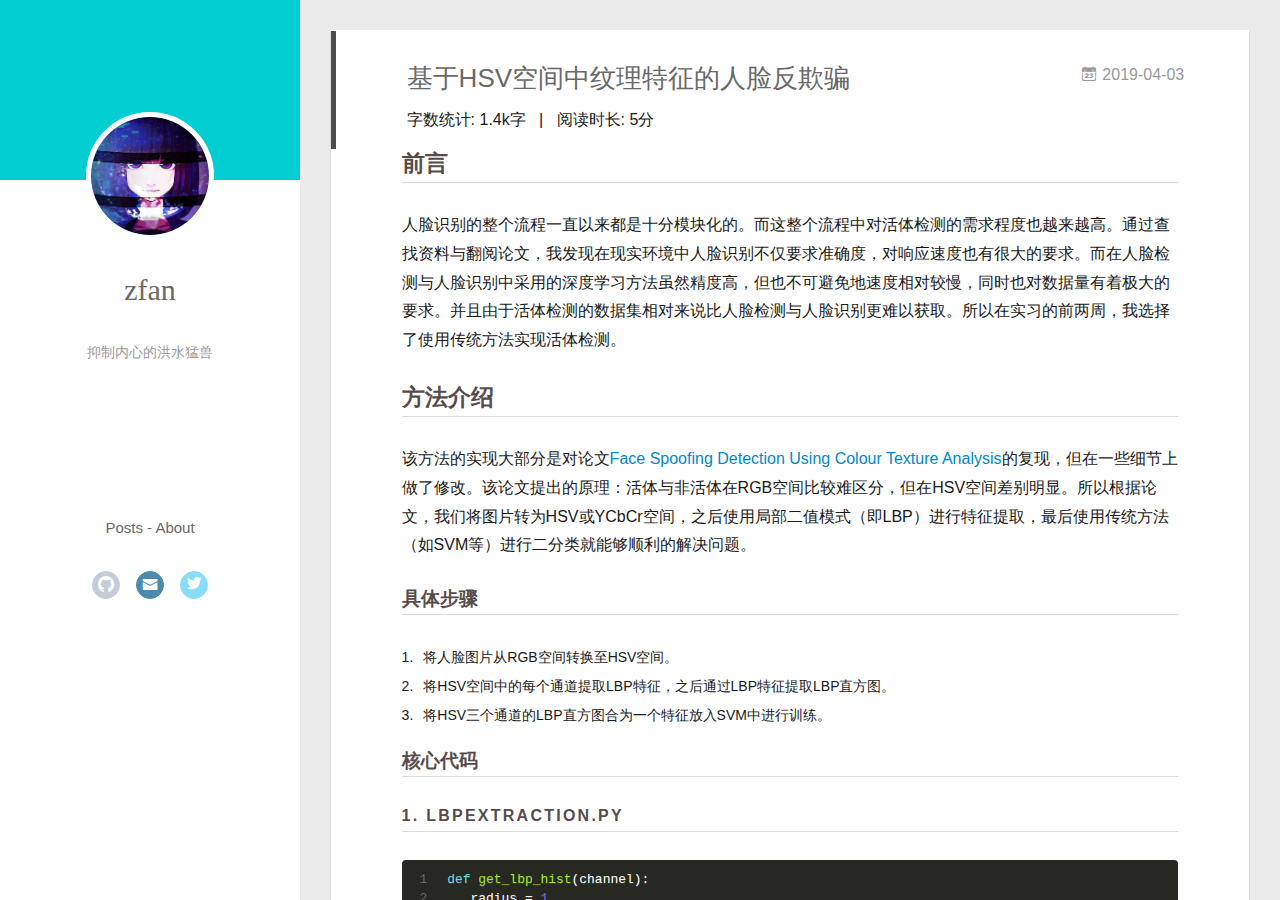
<file: 2019/04/03/基于HSV空间中纹理特征的人脸反欺骗/index.html>
<!DOCTYPE html>
<html>
<head><meta name="generator" content="Hexo 3.8.0">
  <meta charset="utf-8">
  
  <meta name="renderer" content="webkit">
  <meta http-equiv="X-UA-Compatible" content="IE=edge">
  <link rel="dns-prefetch" href="http://puredark233.github.io">
  <title>基于HSV空间中纹理特征的人脸反欺骗 | zfan&#39;s blog</title>
  <meta name="viewport" content="width=device-width, initial-scale=1, maximum-scale=1">
  <meta name="description" content="前言人脸识别的整个流程一直以来都是十分模块化的。而这整个流程中对活体检测的需求程度也越来越高。通过查找资料与翻阅论文，我发现在现实环境中人脸识别不仅要求准确度，对响应速度也有很大的要求。而在人脸检测与人脸识别中采用的深度学习方法虽然精度高，但也不可避免地速度相对较慢，同时也对数据量有着极大的要求。并且由于活体检测的数据集相对来说比人脸检测与人脸识别更难以获取。所以在实习的前两周，我选择了使用传统方">
<meta name="keywords" content="machine learning">
<meta property="og:type" content="article">
<meta property="og:title" content="基于HSV空间中纹理特征的人脸反欺骗">
<meta property="og:url" content="http://puredark233.github.io/2019/04/03/基于HSV空间中纹理特征的人脸反欺骗/index.html">
<meta property="og:site_name" content="zfan&#39;s blog">
<meta property="og:description" content="前言人脸识别的整个流程一直以来都是十分模块化的。而这整个流程中对活体检测的需求程度也越来越高。通过查找资料与翻阅论文，我发现在现实环境中人脸识别不仅要求准确度，对响应速度也有很大的要求。而在人脸检测与人脸识别中采用的深度学习方法虽然精度高，但也不可避免地速度相对较慢，同时也对数据量有着极大的要求。并且由于活体检测的数据集相对来说比人脸检测与人脸识别更难以获取。所以在实习的前两周，我选择了使用传统方">
<meta property="og:locale" content="default">
<meta property="og:updated_time" content="2019-04-03T08:58:21.291Z">
<meta name="twitter:card" content="summary">
<meta name="twitter:title" content="基于HSV空间中纹理特征的人脸反欺骗">
<meta name="twitter:description" content="前言人脸识别的整个流程一直以来都是十分模块化的。而这整个流程中对活体检测的需求程度也越来越高。通过查找资料与翻阅论文，我发现在现实环境中人脸识别不仅要求准确度，对响应速度也有很大的要求。而在人脸检测与人脸识别中采用的深度学习方法虽然精度高，但也不可避免地速度相对较慢，同时也对数据量有着极大的要求。并且由于活体检测的数据集相对来说比人脸检测与人脸识别更难以获取。所以在实习的前两周，我选择了使用传统方">
  
    <link rel="alternative" href="/atom.xml" title="zfan&#39;s blog" type="application/atom+xml">
  
  
    <link rel="icon" href="/img/AnnaAvatar.jpg">
  
  <link rel="stylesheet" type="text/css" href="/./main.0cf68a.css">
  <style type="text/css">
  
    #container.show {
      background: linear-gradient(200deg,#ccc,#000);
    }
  </style>
  

  

</head>
</html>
<body>
  <div id="container" q-class="show:isCtnShow">
    <canvas id="anm-canvas" class="anm-canvas"></canvas>
    <div class="left-col" q-class="show:isShow">
      
<div class="overlay" style="background: #00CED1"></div>
<div class="intrude-less">
	<header id="header" class="inner">
		<a href="/" class="profilepic">
			<img src="/img/AnnaAvatar.jpg" class="js-avatar">
		</a>
		<hgroup>
		  <h1 class="header-author"><a href="/">zfan</a></h1>
		</hgroup>
		
		<p class="header-subtitle">抑制内心的洪水猛兽</p>
		

		<nav class="header-menu">
			<ul>
			
			</ul>
		</nav>
		<nav class="header-smart-menu">
    		
    			
    			<a q-on="click: openSlider(e, 'innerArchive')" href="javascript:void(0)">Posts</a>
    			
            
    			
            
    			
    			<a q-on="click: openSlider(e, 'aboutme')" href="javascript:void(0)">About</a>
    			
            
		</nav>
		<nav class="header-nav">
			<div class="social">
				
					<a class="github" target="_blank" href="https://github.com/PureDark233" title="github"><i class="icon-github"></i></a>
		        
					<a class="mail" target="_blank" href="mailto:zfan1998@foxmail.com" title="mail"><i class="icon-mail"></i></a>
		        
					<a class="twitter" target="_blank" href="https://twitter.com/puredark233" title="twitter"><i class="icon-twitter"></i></a>
		        
			</div>
		</nav>
	</header>		
</div>

    </div>
    <div class="mid-col" q-class="show:isShow,hide:isShow|isFalse">
      
<nav id="mobile-nav">
  	<div class="overlay js-overlay" style="background: #00CED1"></div>
	<div class="btnctn js-mobile-btnctn">
  		<div class="slider-trigger list" q-on="click: openSlider(e)"><i class="icon icon-sort"></i></div>
	</div>
	<div class="intrude-less">
		<header id="header" class="inner">
			<div class="profilepic">
				<img src="/img/AnnaAvatar.jpg" class="js-avatar">
			</div>
			<hgroup>
			  <h1 class="header-author js-header-author">zfan</h1>
			</hgroup>
			
			<p class="header-subtitle"><i class="icon icon-quo-left"></i>抑制内心的洪水猛兽<i class="icon icon-quo-right"></i></p>
			
			
			
			
			
			<nav class="header-nav">
				<div class="social">
					
						<a class="github" target="_blank" href="https://github.com/PureDark233" title="github"><i class="icon-github"></i></a>
			        
						<a class="mail" target="_blank" href="mailto:zfan1998@foxmail.com" title="mail"><i class="icon-mail"></i></a>
			        
						<a class="twitter" target="_blank" href="https://twitter.com/puredark233" title="twitter"><i class="icon-twitter"></i></a>
			        
				</div>
			</nav>

			<nav class="header-menu js-header-menu">
				<ul style="width: 50%">
				
				
				</ul>
			</nav>
		</header>				
	</div>
	<div class="mobile-mask" style="display:none" q-show="isShow"></div>
</nav>

      <div id="wrapper" class="body-wrap">
        <div class="menu-l">
          <div class="canvas-wrap">
            <canvas data-colors="#eaeaea" data-sectionHeight="100" data-contentId="js-content" id="myCanvas1" class="anm-canvas"></canvas>
          </div>
          <div id="js-content" class="content-ll">
            <article id="post-基于HSV空间中纹理特征的人脸反欺骗" class="article article-type-post " itemscope itemprop="blogPost">
  <div class="article-inner">
    
      <header class="article-header">
        
  
    <h1 class="article-title" itemprop="name">
      基于HSV空间中纹理特征的人脸反欺骗
    </h1>
  

        
        <a href="/2019/04/03/基于HSV空间中纹理特征的人脸反欺骗/" class="archive-article-date">
  	<time datetime="2019-04-03T06:52:50.000Z" itemprop="datePublished"><i class="icon-calendar icon"></i>2019-04-03</time>
</a>
        
		
         <div style="margin-top:10px;">
    <span class="post-time">
      <span class="post-meta-item-icon">
        <i class="fa fa-keyboard-o"></i>
        <span class="post-meta-item-text">  字数统计: </span>
        <span class="post-count">1.4k字</span>
      </span>
    </span>

    <span class="post-time">
      &nbsp; | &nbsp;
      <span class="post-meta-item-icon">
        <i class="fa fa-hourglass-half"></i>
        <span class="post-meta-item-text">  阅读时长: </span>
        <span class="post-count">5分</span>
      </span>
    </span>
</div>
         
      </header>
    
    <div class="article-entry" itemprop="articleBody">
      
        <h2 id="前言"><a href="#前言" class="headerlink" title="前言"></a>前言</h2><p>人脸识别的整个流程一直以来都是十分模块化的。而这整个流程中对活体检测的需求程度也越来越高。通过查找资料与翻阅论文，我发现在现实环境中人脸识别不仅要求准确度，对响应速度也有很大的要求。而在人脸检测与人脸识别中采用的深度学习方法虽然精度高，但也不可避免地速度相对较慢，同时也对数据量有着极大的要求。并且由于活体检测的数据集相对来说比人脸检测与人脸识别更难以获取。所以在实习的前两周，我选择了使用传统方法实现活体检测。</p>
<a id="more"></a>
<h2 id="方法介绍"><a href="#方法介绍" class="headerlink" title="方法介绍"></a>方法介绍</h2><p>该方法的实现大部分是对论文<a href="https://ieeexplore.ieee.org/document/7454730" target="_blank" rel="noopener">Face Spoofing Detection Using Colour Texture Analysis</a>的复现，但在一些细节上做了修改。该论文提出的原理：活体与非活体在RGB空间比较难区分，但在HSV空间差别明显。所以根据论文，我们将图片转为HSV或YCbCr空间，之后使用局部二值模式（即LBP）进行特征提取，最后使用传统方法（如SVM等）进行二分类就能够顺利的解决问题。</p>
<h3 id="具体步骤"><a href="#具体步骤" class="headerlink" title="具体步骤"></a>具体步骤</h3><ol>
<li>将人脸图片从RGB空间转换至HSV空间。</li>
<li>将HSV空间中的每个通道提取LBP特征，之后通过LBP特征提取LBP直方图。</li>
<li>将HSV三个通道的LBP直方图合为一个特征放入SVM中进行训练。</li>
</ol>
<h3 id="核心代码"><a href="#核心代码" class="headerlink" title="核心代码"></a>核心代码</h3><h4 id="1-lbpExtraction-py"><a href="#1-lbpExtraction-py" class="headerlink" title="1. lbpExtraction.py"></a>1. lbpExtraction.py</h4><figure class="highlight python"><table><tr><td class="gutter"><pre><span class="line">1</span><br><span class="line">2</span><br><span class="line">3</span><br><span class="line">4</span><br><span class="line">5</span><br><span class="line">6</span><br><span class="line">7</span><br><span class="line">8</span><br><span class="line">9</span><br><span class="line">10</span><br><span class="line">11</span><br><span class="line">12</span><br><span class="line">13</span><br><span class="line">14</span><br><span class="line">15</span><br><span class="line">16</span><br><span class="line">17</span><br><span class="line">18</span><br><span class="line">19</span><br><span class="line">20</span><br><span class="line">21</span><br><span class="line">22</span><br><span class="line">23</span><br><span class="line">24</span><br><span class="line">25</span><br><span class="line">26</span><br><span class="line">27</span><br><span class="line">28</span><br><span class="line">29</span><br><span class="line">30</span><br><span class="line">31</span><br><span class="line">32</span><br><span class="line">33</span><br><span class="line">34</span><br><span class="line">35</span><br><span class="line">36</span><br><span class="line">37</span><br><span class="line">38</span><br><span class="line">39</span><br></pre></td><td class="code"><pre><span class="line"><span class="function"><span class="keyword">def</span> <span class="title">get_lbp_hist</span><span class="params">(channel)</span>:</span></span><br><span class="line">   radius = <span class="number">1</span></span><br><span class="line">   n_point = radius * <span class="number">8</span></span><br><span class="line">   lbp = feature.local_binary_pattern(channel, n_point, radius, <span class="string">'ror'</span>)</span><br><span class="line">   <span class="comment"># 使用'ror'，即旋转不变算子。其可以保证LBP特征的旋转不变性，同时保留尽量多的图片数据。</span></span><br><span class="line">   max_bins = int(lbp.max() + <span class="number">1</span>)</span><br><span class="line">   lbp_hist = np.histogram(lbp, normed=<span class="literal">True</span>, bins=max_bins, range=(<span class="number">0</span>, max_bins))</span><br><span class="line">   <span class="comment"># LBP特征在使用于人脸识别等处时，大部分使用LBP直方图而非原始LBP特征。</span></span><br><span class="line">   <span class="keyword">return</span> lbp_hist</span><br><span class="line"></span><br><span class="line"><span class="function"><span class="keyword">def</span> <span class="title">make_lbp_data</span><span class="params">(folder)</span>:</span></span><br><span class="line">   data = []</span><br><span class="line">   <span class="keyword">for</span> file <span class="keyword">in</span> os.listdir(folder):</span><br><span class="line">      <span class="keyword">if</span> file.endswith(<span class="string">'.jpg'</span>):</span><br><span class="line">      <span class="comment"># 输入已经切割好的人脸样本。</span></span><br><span class="line">         totalhist = []</span><br><span class="line">         imgpath = folder + <span class="string">'/'</span> + file</span><br><span class="line">         img = cv2.imread(imgpath)</span><br><span class="line">         hsv = cv2.cvtColor(img, cv2.COLOR_BGR2HSV)</span><br><span class="line">         h, s, v = cv2.split(hsv)</span><br><span class="line">        </span><br><span class="line">         hmat = np.array(h) / <span class="number">180</span></span><br><span class="line">         smat = np.array(s) / <span class="number">255</span></span><br><span class="line">         vmat = np.array(v) / <span class="number">255</span></span><br><span class="line">		 <span class="comment"># 由于opencv在HSV空间的取值范围不同，需进行归一化处理。</span></span><br><span class="line">         h_hist = get_lbp_hist(hmat)</span><br><span class="line">         s_hist = get_lbp_hist(smat)</span><br><span class="line">         v_hist = get_lbp_hist(vmat)</span><br><span class="line">       </span><br><span class="line">         <span class="keyword">for</span> i <span class="keyword">in</span> h_hist[<span class="number">0</span>]:</span><br><span class="line">            totalhist.append(i)</span><br><span class="line">         <span class="keyword">for</span> i <span class="keyword">in</span> s_hist[<span class="number">0</span>]:</span><br><span class="line">            totalhist.append(i)</span><br><span class="line">         <span class="keyword">for</span> i <span class="keyword">in</span> v_hist[<span class="number">0</span>]:</span><br><span class="line">            totalhist.append(i)</span><br><span class="line">         <span class="comment"># 直接采用append()方法将三个通道的LBP直方图连接为一个特征。</span></span><br><span class="line">         totalhist.append(folder)</span><br><span class="line">         data.append(totalhist)</span><br><span class="line">   <span class="keyword">return</span> data</span><br></pre></td></tr></table></figure>
<h4 id="2-svmClassification-py"><a href="#2-svmClassification-py" class="headerlink" title="2. svmClassification.py"></a>2. svmClassification.py</h4><figure class="highlight python"><table><tr><td class="gutter"><pre><span class="line">1</span><br><span class="line">2</span><br><span class="line">3</span><br><span class="line">4</span><br><span class="line">5</span><br><span class="line">6</span><br><span class="line">7</span><br><span class="line">8</span><br><span class="line">9</span><br><span class="line">10</span><br><span class="line">11</span><br></pre></td><td class="code"><pre><span class="line"><span class="function"><span class="keyword">def</span> <span class="title">classify</span><span class="params">(x_train，x_test,y_train,y_test)</span></span></span><br><span class="line">	classifier = svm.SVC(C=0.8, kernel='rbf', gamma=20, decision_function_shape='ovo')</span><br><span class="line">    <span class="comment"># 这里使用高斯核，但论文中推荐使用线性核。实际检验中高斯核准确率更高，并且高于论文中给出的准确率。</span></span><br><span class="line">    <span class="comment"># 这可能是和使用了旋转不变算子而非论文中的原始LBP算子有关。也可能因为数据集较小产生了过拟合。</span></span><br><span class="line">	classifier.fit(x_train, y_train.ravel())</span><br><span class="line"></span><br><span class="line">	y_hat = classifier.predict(x_train)</span><br><span class="line">	print(classification_report(y_train, y_hat))</span><br><span class="line"></span><br><span class="line">	y_hat = classifier.predict(x_test)</span><br><span class="line">	print(classification_report(y_test, y_hat, digits=<span class="number">3</span>))</span><br></pre></td></tr></table></figure>
<p>其他代码如批处理数据、人脸检测与分割等不再赘述。</p>
<h2 id="训练结果"><a href="#训练结果" class="headerlink" title="训练结果"></a>训练结果</h2><ol>
<li>训练集</li>
</ol>
<table>
<thead>
<tr>
<th style="text-align:center"></th>
<th style="text-align:center">准确率</th>
<th style="text-align:center">召回率</th>
<th style="text-align:center">F1值</th>
<th style="text-align:center">样本数</th>
</tr>
</thead>
<tbody>
<tr>
<td style="text-align:center">真人</td>
<td style="text-align:center">0.977</td>
<td style="text-align:center">0.923</td>
<td style="text-align:center">0.949</td>
<td style="text-align:center">910</td>
</tr>
<tr>
<td style="text-align:center">照片攻击</td>
<td style="text-align:center">0.938</td>
<td style="text-align:center">0.981</td>
<td style="text-align:center">0.95</td>
<td style="text-align:center">1070</td>
</tr>
<tr>
<td style="text-align:center">平均值/总数</td>
<td style="text-align:center">0.956</td>
<td style="text-align:center">0.955</td>
<td style="text-align:center">0.954</td>
<td style="text-align:center">1980</td>
</tr>
</tbody>
</table>
<ol start="2">
<li>测试集</li>
</ol>
<table>
<thead>
<tr>
<th style="text-align:center"></th>
<th style="text-align:center">准确率</th>
<th style="text-align:center">召回率</th>
<th style="text-align:center">F1值</th>
<th style="text-align:center">样本数</th>
</tr>
</thead>
<tbody>
<tr>
<td style="text-align:center">真人</td>
<td style="text-align:center">0.917</td>
<td style="text-align:center">0.996</td>
<td style="text-align:center">0.955</td>
<td style="text-align:center">534</td>
</tr>
<tr>
<td style="text-align:center">照片攻击</td>
<td style="text-align:center">0.996</td>
<td style="text-align:center">0.918</td>
<td style="text-align:center">0.956</td>
<td style="text-align:center">587</td>
</tr>
<tr>
<td style="text-align:center">平均值/总数</td>
<td style="text-align:center">0.959</td>
<td style="text-align:center">0.955</td>
<td style="text-align:center">0.955</td>
<td style="text-align:center">1121</td>
</tr>
</tbody>
</table>
<p>首先说明的是训练集与测试集是完全分开的，所以没有重复的训练集和测试集样本，也并非交叉验证。在数据中我们看到准确率与召回率都较高，相对于该算法的简洁性与易迁移性，可以说是十分令人惊喜的。</p>
<p>正样本中的是正常的人脸，而负样本中为手持的相片。虽然之后进行了图片的人脸检测与分割使得背景对二分类产生的影响最小。但由于数据集较小，不能排除SVM学习到的特征为数据集中固定的几个类别。需要更大的数据集来确认算法的泛化能力。</p>
<h2 id="结论"><a href="#结论" class="headerlink" title="结论"></a>结论</h2><p>实现了一个十分简单的却很有效的活体检测算法。在相片攻击下能够正确的进行识别，并且在测试集中对负样本的识别准确率很高，作为一个防范攻击的算法还是十分不错的。但是在活体检测中对相片攻击进行防范只是最简单的一步，还有识别难度更大的视频、软件攻击以及面具攻击。这不仅仅需要大量的数据集处理，同时也对算法的先进性有着极高的要求。</p>
<h2 id="下一步"><a href="#下一步" class="headerlink" title="下一步"></a>下一步</h2><p>之后我将着手研究论文<a href="http://tongtianta.site/paper/1213" target="_blank" rel="noopener">Learning Deep Models for Face Anti-Spoofing: Binary or Auxiliary Supervision</a>。该论文将人脸深度图与远程光电容积脉搏波描记术技术（即rPPG）结合起来，之后输出的也并非单纯的二分类而首先是对人脸深度图和rPPG的提取，最后再进行判断。人脸深度图可检测出是否为照片或视频、软件攻击，而rPPG可以对面具攻击进行优秀的防范。但是在网上并未找到关于该论文的复现以及其他相关说明，并且网络结构复杂，前期学习成本较多，难度很大。所以实现还是需要一大段时间的。</p>
<p>​    </p>

      
	  
		
		
		
		  <div>
			<blockquote>
				本作品采用
				<a rel="license" href="https://creativecommons.org/licenses/by-nc-sa/4.0/">知识共享署名-非商业性使用-相同方式共享 4.0 国际许可协议</a>
				进行许可。
				
			</blockquote>
		  </div>
		
      
    </div>
    <div class="article-info article-info-index">
      
      
	<div class="article-tag tagcloud">
		<i class="icon-price-tags icon"></i>
		<ul class="article-tag-list">
			 
        		<li class="article-tag-list-item">
        			<a href="javascript:void(0)" class="js-tag article-tag-list-link color2">machine learning</a>
        		</li>
      		
		</ul>
	</div>

      

      

      
      <div class="clearfix"></div>
    </div>
  </div>
</article>

  
<nav id="article-nav">
  
    <a href="/2019/04/04/机器学习中的性能度量指标/" id="article-nav-newer" class="article-nav-link-wrap">
      <i class="icon-circle-left"></i>
      <div class="article-nav-title">
        
          机器学习中的性能度量指标
        
      </div>
    </a>
  
  
</nav>


<aside class="wrap-side-operation">
    <div class="mod-side-operation">
        
        <div class="jump-container" id="js-jump-container" style="display:none;">
            <a href="javascript:void(0)" class="mod-side-operation__jump-to-top">
                <i class="icon-font icon-back"></i>
            </a>
            <div id="js-jump-plan-container" class="jump-plan-container" style="top: -11px;">
                <i class="icon-font icon-plane jump-plane"></i>
            </div>
        </div>
        
        
    </div>
</aside>



  
  
  

  

  

  


          </div>
        </div>
      </div>
      <footer id="footer">
  <div class="outer">
    <div id="footer-info">
    	<div class="footer-left">
    		&copy; 2019 zfan
    	</div>
      	<div class="footer-right">
      		<a href="http://hexo.io/" target="_blank">Hexo</a>  Theme <a href="https://github.com/litten/hexo-theme-yilia" target="_blank">Yilia</a> by Litten
      	</div>
    </div>
  </div>
</footer>

    </div>
    <script>
	var yiliaConfig = {
		mathjax: true,
		isHome: false,
		isPost: true,
		isArchive: false,
		isTag: false,
		isCategory: false,
		open_in_new: false,
		toc_hide_index: true,
		root: "/",
		innerArchive: true,
		showTags: true
	}
</script>

<script>!function(t){function n(e){if(r[e])return r[e].exports;var i=r[e]={exports:{},id:e,loaded:!1};return t[e].call(i.exports,i,i.exports,n),i.loaded=!0,i.exports}var r={};n.m=t,n.c=r,n.p="./",n(0)}([function(t,n,r){r(195),t.exports=r(191)},function(t,n,r){var e=r(3),i=r(52),o=r(27),u=r(28),c=r(53),f="prototype",a=function(t,n,r){var s,l,h,v,p=t&a.F,d=t&a.G,y=t&a.S,g=t&a.P,b=t&a.B,m=d?e:y?e[n]||(e[n]={}):(e[n]||{})[f],x=d?i:i[n]||(i[n]={}),w=x[f]||(x[f]={});d&&(r=n);for(s in r)l=!p&&m&&void 0!==m[s],h=(l?m:r)[s],v=b&&l?c(h,e):g&&"function"==typeof h?c(Function.call,h):h,m&&u(m,s,h,t&a.U),x[s]!=h&&o(x,s,v),g&&w[s]!=h&&(w[s]=h)};e.core=i,a.F=1,a.G=2,a.S=4,a.P=8,a.B=16,a.W=32,a.U=64,a.R=128,t.exports=a},function(t,n,r){var e=r(6);t.exports=function(t){if(!e(t))throw TypeError(t+" is not an object!");return t}},function(t,n){var r=t.exports="undefined"!=typeof window&&window.Math==Math?window:"undefined"!=typeof self&&self.Math==Math?self:Function("return this")();"number"==typeof __g&&(__g=r)},function(t,n){t.exports=function(t){try{return!!t()}catch(t){return!0}}},function(t,n){var r=t.exports="undefined"!=typeof window&&window.Math==Math?window:"undefined"!=typeof self&&self.Math==Math?self:Function("return this")();"number"==typeof __g&&(__g=r)},function(t,n){t.exports=function(t){return"object"==typeof t?null!==t:"function"==typeof t}},function(t,n,r){var e=r(126)("wks"),i=r(76),o=r(3).Symbol,u="function"==typeof o;(t.exports=function(t){return e[t]||(e[t]=u&&o[t]||(u?o:i)("Symbol."+t))}).store=e},function(t,n){var r={}.hasOwnProperty;t.exports=function(t,n){return r.call(t,n)}},function(t,n,r){var e=r(94),i=r(33);t.exports=function(t){return e(i(t))}},function(t,n,r){t.exports=!r(4)(function(){return 7!=Object.defineProperty({},"a",{get:function(){return 7}}).a})},function(t,n,r){var e=r(2),i=r(167),o=r(50),u=Object.defineProperty;n.f=r(10)?Object.defineProperty:function(t,n,r){if(e(t),n=o(n,!0),e(r),i)try{return u(t,n,r)}catch(t){}if("get"in r||"set"in r)throw TypeError("Accessors not supported!");return"value"in r&&(t[n]=r.value),t}},function(t,n,r){t.exports=!r(18)(function(){return 7!=Object.defineProperty({},"a",{get:function(){return 7}}).a})},function(t,n,r){var e=r(14),i=r(22);t.exports=r(12)?function(t,n,r){return e.f(t,n,i(1,r))}:function(t,n,r){return t[n]=r,t}},function(t,n,r){var e=r(20),i=r(58),o=r(42),u=Object.defineProperty;n.f=r(12)?Object.defineProperty:function(t,n,r){if(e(t),n=o(n,!0),e(r),i)try{return u(t,n,r)}catch(t){}if("get"in r||"set"in r)throw TypeError("Accessors not supported!");return"value"in r&&(t[n]=r.value),t}},function(t,n,r){var e=r(40)("wks"),i=r(23),o=r(5).Symbol,u="function"==typeof o;(t.exports=function(t){return e[t]||(e[t]=u&&o[t]||(u?o:i)("Symbol."+t))}).store=e},function(t,n,r){var e=r(67),i=Math.min;t.exports=function(t){return t>0?i(e(t),9007199254740991):0}},function(t,n,r){var e=r(46);t.exports=function(t){return Object(e(t))}},function(t,n){t.exports=function(t){try{return!!t()}catch(t){return!0}}},function(t,n,r){var e=r(63),i=r(34);t.exports=Object.keys||function(t){return e(t,i)}},function(t,n,r){var e=r(21);t.exports=function(t){if(!e(t))throw TypeError(t+" is not an object!");return t}},function(t,n){t.exports=function(t){return"object"==typeof t?null!==t:"function"==typeof t}},function(t,n){t.exports=function(t,n){return{enumerable:!(1&t),configurable:!(2&t),writable:!(4&t),value:n}}},function(t,n){var r=0,e=Math.random();t.exports=function(t){return"Symbol(".concat(void 0===t?"":t,")_",(++r+e).toString(36))}},function(t,n){var r={}.hasOwnProperty;t.exports=function(t,n){return r.call(t,n)}},function(t,n){var r=t.exports={version:"2.4.0"};"number"==typeof __e&&(__e=r)},function(t,n){t.exports=function(t){if("function"!=typeof t)throw TypeError(t+" is not a function!");return t}},function(t,n,r){var e=r(11),i=r(66);t.exports=r(10)?function(t,n,r){return e.f(t,n,i(1,r))}:function(t,n,r){return t[n]=r,t}},function(t,n,r){var e=r(3),i=r(27),o=r(24),u=r(76)("src"),c="toString",f=Function[c],a=(""+f).split(c);r(52).inspectSource=function(t){return f.call(t)},(t.exports=function(t,n,r,c){var f="function"==typeof r;f&&(o(r,"name")||i(r,"name",n)),t[n]!==r&&(f&&(o(r,u)||i(r,u,t[n]?""+t[n]:a.join(String(n)))),t===e?t[n]=r:c?t[n]?t[n]=r:i(t,n,r):(delete t[n],i(t,n,r)))})(Function.prototype,c,function(){return"function"==typeof this&&this[u]||f.call(this)})},function(t,n,r){var e=r(1),i=r(4),o=r(46),u=function(t,n,r,e){var i=String(o(t)),u="<"+n;return""!==r&&(u+=" "+r+'="'+String(e).replace(/"/g,"&quot;")+'"'),u+">"+i+"</"+n+">"};t.exports=function(t,n){var r={};r[t]=n(u),e(e.P+e.F*i(function(){var n=""[t]('"');return n!==n.toLowerCase()||n.split('"').length>3}),"String",r)}},function(t,n,r){var e=r(115),i=r(46);t.exports=function(t){return e(i(t))}},function(t,n,r){var e=r(116),i=r(66),o=r(30),u=r(50),c=r(24),f=r(167),a=Object.getOwnPropertyDescriptor;n.f=r(10)?a:function(t,n){if(t=o(t),n=u(n,!0),f)try{return a(t,n)}catch(t){}if(c(t,n))return i(!e.f.call(t,n),t[n])}},function(t,n,r){var e=r(24),i=r(17),o=r(145)("IE_PROTO"),u=Object.prototype;t.exports=Object.getPrototypeOf||function(t){return t=i(t),e(t,o)?t[o]:"function"==typeof t.constructor&&t instanceof t.constructor?t.constructor.prototype:t instanceof Object?u:null}},function(t,n){t.exports=function(t){if(void 0==t)throw TypeError("Can't call method on  "+t);return t}},function(t,n){t.exports="constructor,hasOwnProperty,isPrototypeOf,propertyIsEnumerable,toLocaleString,toString,valueOf".split(",")},function(t,n){t.exports={}},function(t,n){t.exports=!0},function(t,n){n.f={}.propertyIsEnumerable},function(t,n,r){var e=r(14).f,i=r(8),o=r(15)("toStringTag");t.exports=function(t,n,r){t&&!i(t=r?t:t.prototype,o)&&e(t,o,{configurable:!0,value:n})}},function(t,n,r){var e=r(40)("keys"),i=r(23);t.exports=function(t){return e[t]||(e[t]=i(t))}},function(t,n,r){var e=r(5),i="__core-js_shared__",o=e[i]||(e[i]={});t.exports=function(t){return o[t]||(o[t]={})}},function(t,n){var r=Math.ceil,e=Math.floor;t.exports=function(t){return isNaN(t=+t)?0:(t>0?e:r)(t)}},function(t,n,r){var e=r(21);t.exports=function(t,n){if(!e(t))return t;var r,i;if(n&&"function"==typeof(r=t.toString)&&!e(i=r.call(t)))return i;if("function"==typeof(r=t.valueOf)&&!e(i=r.call(t)))return i;if(!n&&"function"==typeof(r=t.toString)&&!e(i=r.call(t)))return i;throw TypeError("Can't convert object to primitive value")}},function(t,n,r){var e=r(5),i=r(25),o=r(36),u=r(44),c=r(14).f;t.exports=function(t){var n=i.Symbol||(i.Symbol=o?{}:e.Symbol||{});"_"==t.charAt(0)||t in n||c(n,t,{value:u.f(t)})}},function(t,n,r){n.f=r(15)},function(t,n){var r={}.toString;t.exports=function(t){return r.call(t).slice(8,-1)}},function(t,n){t.exports=function(t){if(void 0==t)throw TypeError("Can't call method on  "+t);return t}},function(t,n,r){var e=r(4);t.exports=function(t,n){return!!t&&e(function(){n?t.call(null,function(){},1):t.call(null)})}},function(t,n,r){var e=r(53),i=r(115),o=r(17),u=r(16),c=r(203);t.exports=function(t,n){var r=1==t,f=2==t,a=3==t,s=4==t,l=6==t,h=5==t||l,v=n||c;return function(n,c,p){for(var d,y,g=o(n),b=i(g),m=e(c,p,3),x=u(b.length),w=0,S=r?v(n,x):f?v(n,0):void 0;x>w;w++)if((h||w in b)&&(d=b[w],y=m(d,w,g),t))if(r)S[w]=y;else if(y)switch(t){case 3:return!0;case 5:return d;case 6:return w;case 2:S.push(d)}else if(s)return!1;return l?-1:a||s?s:S}}},function(t,n,r){var e=r(1),i=r(52),o=r(4);t.exports=function(t,n){var r=(i.Object||{})[t]||Object[t],u={};u[t]=n(r),e(e.S+e.F*o(function(){r(1)}),"Object",u)}},function(t,n,r){var e=r(6);t.exports=function(t,n){if(!e(t))return t;var r,i;if(n&&"function"==typeof(r=t.toString)&&!e(i=r.call(t)))return i;if("function"==typeof(r=t.valueOf)&&!e(i=r.call(t)))return i;if(!n&&"function"==typeof(r=t.toString)&&!e(i=r.call(t)))return i;throw TypeError("Can't convert object to primitive value")}},function(t,n,r){var e=r(5),i=r(25),o=r(91),u=r(13),c="prototype",f=function(t,n,r){var a,s,l,h=t&f.F,v=t&f.G,p=t&f.S,d=t&f.P,y=t&f.B,g=t&f.W,b=v?i:i[n]||(i[n]={}),m=b[c],x=v?e:p?e[n]:(e[n]||{})[c];v&&(r=n);for(a in r)(s=!h&&x&&void 0!==x[a])&&a in b||(l=s?x[a]:r[a],b[a]=v&&"function"!=typeof x[a]?r[a]:y&&s?o(l,e):g&&x[a]==l?function(t){var n=function(n,r,e){if(this instanceof t){switch(arguments.length){case 0:return new t;case 1:return new t(n);case 2:return new t(n,r)}return new t(n,r,e)}return t.apply(this,arguments)};return n[c]=t[c],n}(l):d&&"function"==typeof l?o(Function.call,l):l,d&&((b.virtual||(b.virtual={}))[a]=l,t&f.R&&m&&!m[a]&&u(m,a,l)))};f.F=1,f.G=2,f.S=4,f.P=8,f.B=16,f.W=32,f.U=64,f.R=128,t.exports=f},function(t,n){var r=t.exports={version:"2.4.0"};"number"==typeof __e&&(__e=r)},function(t,n,r){var e=r(26);t.exports=function(t,n,r){if(e(t),void 0===n)return t;switch(r){case 1:return function(r){return t.call(n,r)};case 2:return function(r,e){return t.call(n,r,e)};case 3:return function(r,e,i){return t.call(n,r,e,i)}}return function(){return t.apply(n,arguments)}}},function(t,n,r){var e=r(183),i=r(1),o=r(126)("metadata"),u=o.store||(o.store=new(r(186))),c=function(t,n,r){var i=u.get(t);if(!i){if(!r)return;u.set(t,i=new e)}var o=i.get(n);if(!o){if(!r)return;i.set(n,o=new e)}return o},f=function(t,n,r){var e=c(n,r,!1);return void 0!==e&&e.has(t)},a=function(t,n,r){var e=c(n,r,!1);return void 0===e?void 0:e.get(t)},s=function(t,n,r,e){c(r,e,!0).set(t,n)},l=function(t,n){var r=c(t,n,!1),e=[];return r&&r.forEach(function(t,n){e.push(n)}),e},h=function(t){return void 0===t||"symbol"==typeof t?t:String(t)},v=function(t){i(i.S,"Reflect",t)};t.exports={store:u,map:c,has:f,get:a,set:s,keys:l,key:h,exp:v}},function(t,n,r){"use strict";if(r(10)){var e=r(69),i=r(3),o=r(4),u=r(1),c=r(127),f=r(152),a=r(53),s=r(68),l=r(66),h=r(27),v=r(73),p=r(67),d=r(16),y=r(75),g=r(50),b=r(24),m=r(180),x=r(114),w=r(6),S=r(17),_=r(137),O=r(70),E=r(32),P=r(71).f,j=r(154),F=r(76),M=r(7),A=r(48),N=r(117),T=r(146),I=r(155),k=r(80),L=r(123),R=r(74),C=r(130),D=r(160),U=r(11),W=r(31),G=U.f,B=W.f,V=i.RangeError,z=i.TypeError,q=i.Uint8Array,K="ArrayBuffer",J="Shared"+K,Y="BYTES_PER_ELEMENT",H="prototype",$=Array[H],X=f.ArrayBuffer,Q=f.DataView,Z=A(0),tt=A(2),nt=A(3),rt=A(4),et=A(5),it=A(6),ot=N(!0),ut=N(!1),ct=I.values,ft=I.keys,at=I.entries,st=$.lastIndexOf,lt=$.reduce,ht=$.reduceRight,vt=$.join,pt=$.sort,dt=$.slice,yt=$.toString,gt=$.toLocaleString,bt=M("iterator"),mt=M("toStringTag"),xt=F("typed_constructor"),wt=F("def_constructor"),St=c.CONSTR,_t=c.TYPED,Ot=c.VIEW,Et="Wrong length!",Pt=A(1,function(t,n){return Tt(T(t,t[wt]),n)}),jt=o(function(){return 1===new q(new Uint16Array([1]).buffer)[0]}),Ft=!!q&&!!q[H].set&&o(function(){new q(1).set({})}),Mt=function(t,n){if(void 0===t)throw z(Et);var r=+t,e=d(t);if(n&&!m(r,e))throw V(Et);return e},At=function(t,n){var r=p(t);if(r<0||r%n)throw V("Wrong offset!");return r},Nt=function(t){if(w(t)&&_t in t)return t;throw z(t+" is not a typed array!")},Tt=function(t,n){if(!(w(t)&&xt in t))throw z("It is not a typed array constructor!");return new t(n)},It=function(t,n){return kt(T(t,t[wt]),n)},kt=function(t,n){for(var r=0,e=n.length,i=Tt(t,e);e>r;)i[r]=n[r++];return i},Lt=function(t,n,r){G(t,n,{get:function(){return this._d[r]}})},Rt=function(t){var n,r,e,i,o,u,c=S(t),f=arguments.length,s=f>1?arguments[1]:void 0,l=void 0!==s,h=j(c);if(void 0!=h&&!_(h)){for(u=h.call(c),e=[],n=0;!(o=u.next()).done;n++)e.push(o.value);c=e}for(l&&f>2&&(s=a(s,arguments[2],2)),n=0,r=d(c.length),i=Tt(this,r);r>n;n++)i[n]=l?s(c[n],n):c[n];return i},Ct=function(){for(var t=0,n=arguments.length,r=Tt(this,n);n>t;)r[t]=arguments[t++];return r},Dt=!!q&&o(function(){gt.call(new q(1))}),Ut=function(){return gt.apply(Dt?dt.call(Nt(this)):Nt(this),arguments)},Wt={copyWithin:function(t,n){return D.call(Nt(this),t,n,arguments.length>2?arguments[2]:void 0)},every:function(t){return rt(Nt(this),t,arguments.length>1?arguments[1]:void 0)},fill:function(t){return C.apply(Nt(this),arguments)},filter:function(t){return It(this,tt(Nt(this),t,arguments.length>1?arguments[1]:void 0))},find:function(t){return et(Nt(this),t,arguments.length>1?arguments[1]:void 0)},findIndex:function(t){return it(Nt(this),t,arguments.length>1?arguments[1]:void 0)},forEach:function(t){Z(Nt(this),t,arguments.length>1?arguments[1]:void 0)},indexOf:function(t){return ut(Nt(this),t,arguments.length>1?arguments[1]:void 0)},includes:function(t){return ot(Nt(this),t,arguments.length>1?arguments[1]:void 0)},join:function(t){return vt.apply(Nt(this),arguments)},lastIndexOf:function(t){return st.apply(Nt(this),arguments)},map:function(t){return Pt(Nt(this),t,arguments.length>1?arguments[1]:void 0)},reduce:function(t){return lt.apply(Nt(this),arguments)},reduceRight:function(t){return ht.apply(Nt(this),arguments)},reverse:function(){for(var t,n=this,r=Nt(n).length,e=Math.floor(r/2),i=0;i<e;)t=n[i],n[i++]=n[--r],n[r]=t;return n},some:function(t){return nt(Nt(this),t,arguments.length>1?arguments[1]:void 0)},sort:function(t){return pt.call(Nt(this),t)},subarray:function(t,n){var r=Nt(this),e=r.length,i=y(t,e);return new(T(r,r[wt]))(r.buffer,r.byteOffset+i*r.BYTES_PER_ELEMENT,d((void 0===n?e:y(n,e))-i))}},Gt=function(t,n){return It(this,dt.call(Nt(this),t,n))},Bt=function(t){Nt(this);var n=At(arguments[1],1),r=this.length,e=S(t),i=d(e.length),o=0;if(i+n>r)throw V(Et);for(;o<i;)this[n+o]=e[o++]},Vt={entries:function(){return at.call(Nt(this))},keys:function(){return ft.call(Nt(this))},values:function(){return ct.call(Nt(this))}},zt=function(t,n){return w(t)&&t[_t]&&"symbol"!=typeof n&&n in t&&String(+n)==String(n)},qt=function(t,n){return zt(t,n=g(n,!0))?l(2,t[n]):B(t,n)},Kt=function(t,n,r){return!(zt(t,n=g(n,!0))&&w(r)&&b(r,"value"))||b(r,"get")||b(r,"set")||r.configurable||b(r,"writable")&&!r.writable||b(r,"enumerable")&&!r.enumerable?G(t,n,r):(t[n]=r.value,t)};St||(W.f=qt,U.f=Kt),u(u.S+u.F*!St,"Object",{getOwnPropertyDescriptor:qt,defineProperty:Kt}),o(function(){yt.call({})})&&(yt=gt=function(){return vt.call(this)});var Jt=v({},Wt);v(Jt,Vt),h(Jt,bt,Vt.values),v(Jt,{slice:Gt,set:Bt,constructor:function(){},toString:yt,toLocaleString:Ut}),Lt(Jt,"buffer","b"),Lt(Jt,"byteOffset","o"),Lt(Jt,"byteLength","l"),Lt(Jt,"length","e"),G(Jt,mt,{get:function(){return this[_t]}}),t.exports=function(t,n,r,f){f=!!f;var a=t+(f?"Clamped":"")+"Array",l="Uint8Array"!=a,v="get"+t,p="set"+t,y=i[a],g=y||{},b=y&&E(y),m=!y||!c.ABV,S={},_=y&&y[H],j=function(t,r){var e=t._d;return e.v[v](r*n+e.o,jt)},F=function(t,r,e){var i=t._d;f&&(e=(e=Math.round(e))<0?0:e>255?255:255&e),i.v[p](r*n+i.o,e,jt)},M=function(t,n){G(t,n,{get:function(){return j(this,n)},set:function(t){return F(this,n,t)},enumerable:!0})};m?(y=r(function(t,r,e,i){s(t,y,a,"_d");var o,u,c,f,l=0,v=0;if(w(r)){if(!(r instanceof X||(f=x(r))==K||f==J))return _t in r?kt(y,r):Rt.call(y,r);o=r,v=At(e,n);var p=r.byteLength;if(void 0===i){if(p%n)throw V(Et);if((u=p-v)<0)throw V(Et)}else if((u=d(i)*n)+v>p)throw V(Et);c=u/n}else c=Mt(r,!0),u=c*n,o=new X(u);for(h(t,"_d",{b:o,o:v,l:u,e:c,v:new Q(o)});l<c;)M(t,l++)}),_=y[H]=O(Jt),h(_,"constructor",y)):L(function(t){new y(null),new y(t)},!0)||(y=r(function(t,r,e,i){s(t,y,a);var o;return w(r)?r instanceof X||(o=x(r))==K||o==J?void 0!==i?new g(r,At(e,n),i):void 0!==e?new g(r,At(e,n)):new g(r):_t in r?kt(y,r):Rt.call(y,r):new g(Mt(r,l))}),Z(b!==Function.prototype?P(g).concat(P(b)):P(g),function(t){t in y||h(y,t,g[t])}),y[H]=_,e||(_.constructor=y));var A=_[bt],N=!!A&&("values"==A.name||void 0==A.name),T=Vt.values;h(y,xt,!0),h(_,_t,a),h(_,Ot,!0),h(_,wt,y),(f?new y(1)[mt]==a:mt in _)||G(_,mt,{get:function(){return a}}),S[a]=y,u(u.G+u.W+u.F*(y!=g),S),u(u.S,a,{BYTES_PER_ELEMENT:n,from:Rt,of:Ct}),Y in _||h(_,Y,n),u(u.P,a,Wt),R(a),u(u.P+u.F*Ft,a,{set:Bt}),u(u.P+u.F*!N,a,Vt),u(u.P+u.F*(_.toString!=yt),a,{toString:yt}),u(u.P+u.F*o(function(){new y(1).slice()}),a,{slice:Gt}),u(u.P+u.F*(o(function(){return[1,2].toLocaleString()!=new y([1,2]).toLocaleString()})||!o(function(){_.toLocaleString.call([1,2])})),a,{toLocaleString:Ut}),k[a]=N?A:T,e||N||h(_,bt,T)}}else t.exports=function(){}},function(t,n){var r={}.toString;t.exports=function(t){return r.call(t).slice(8,-1)}},function(t,n,r){var e=r(21),i=r(5).document,o=e(i)&&e(i.createElement);t.exports=function(t){return o?i.createElement(t):{}}},function(t,n,r){t.exports=!r(12)&&!r(18)(function(){return 7!=Object.defineProperty(r(57)("div"),"a",{get:function(){return 7}}).a})},function(t,n,r){"use strict";var e=r(36),i=r(51),o=r(64),u=r(13),c=r(8),f=r(35),a=r(96),s=r(38),l=r(103),h=r(15)("iterator"),v=!([].keys&&"next"in[].keys()),p="keys",d="values",y=function(){return this};t.exports=function(t,n,r,g,b,m,x){a(r,n,g);var w,S,_,O=function(t){if(!v&&t in F)return F[t];switch(t){case p:case d:return function(){return new r(this,t)}}return function(){return new r(this,t)}},E=n+" Iterator",P=b==d,j=!1,F=t.prototype,M=F[h]||F["@@iterator"]||b&&F[b],A=M||O(b),N=b?P?O("entries"):A:void 0,T="Array"==n?F.entries||M:M;if(T&&(_=l(T.call(new t)))!==Object.prototype&&(s(_,E,!0),e||c(_,h)||u(_,h,y)),P&&M&&M.name!==d&&(j=!0,A=function(){return M.call(this)}),e&&!x||!v&&!j&&F[h]||u(F,h,A),f[n]=A,f[E]=y,b)if(w={values:P?A:O(d),keys:m?A:O(p),entries:N},x)for(S in w)S in F||o(F,S,w[S]);else i(i.P+i.F*(v||j),n,w);return w}},function(t,n,r){var e=r(20),i=r(100),o=r(34),u=r(39)("IE_PROTO"),c=function(){},f="prototype",a=function(){var t,n=r(57)("iframe"),e=o.length;for(n.style.display="none",r(93).appendChild(n),n.src="javascript:",t=n.contentWindow.document,t.open(),t.write("<script>document.F=Object<\/script>"),t.close(),a=t.F;e--;)delete a[f][o[e]];return a()};t.exports=Object.create||function(t,n){var r;return null!==t?(c[f]=e(t),r=new c,c[f]=null,r[u]=t):r=a(),void 0===n?r:i(r,n)}},function(t,n,r){var e=r(63),i=r(34).concat("length","prototype");n.f=Object.getOwnPropertyNames||function(t){return e(t,i)}},function(t,n){n.f=Object.getOwnPropertySymbols},function(t,n,r){var e=r(8),i=r(9),o=r(90)(!1),u=r(39)("IE_PROTO");t.exports=function(t,n){var r,c=i(t),f=0,a=[];for(r in c)r!=u&&e(c,r)&&a.push(r);for(;n.length>f;)e(c,r=n[f++])&&(~o(a,r)||a.push(r));return a}},function(t,n,r){t.exports=r(13)},function(t,n,r){var e=r(76)("meta"),i=r(6),o=r(24),u=r(11).f,c=0,f=Object.isExtensible||function(){return!0},a=!r(4)(function(){return f(Object.preventExtensions({}))}),s=function(t){u(t,e,{value:{i:"O"+ ++c,w:{}}})},l=function(t,n){if(!i(t))return"symbol"==typeof t?t:("string"==typeof t?"S":"P")+t;if(!o(t,e)){if(!f(t))return"F";if(!n)return"E";s(t)}return t[e].i},h=function(t,n){if(!o(t,e)){if(!f(t))return!0;if(!n)return!1;s(t)}return t[e].w},v=function(t){return a&&p.NEED&&f(t)&&!o(t,e)&&s(t),t},p=t.exports={KEY:e,NEED:!1,fastKey:l,getWeak:h,onFreeze:v}},function(t,n){t.exports=function(t,n){return{enumerable:!(1&t),configurable:!(2&t),writable:!(4&t),value:n}}},function(t,n){var r=Math.ceil,e=Math.floor;t.exports=function(t){return isNaN(t=+t)?0:(t>0?e:r)(t)}},function(t,n){t.exports=function(t,n,r,e){if(!(t instanceof n)||void 0!==e&&e in t)throw TypeError(r+": incorrect invocation!");return t}},function(t,n){t.exports=!1},function(t,n,r){var e=r(2),i=r(173),o=r(133),u=r(145)("IE_PROTO"),c=function(){},f="prototype",a=function(){var t,n=r(132)("iframe"),e=o.length;for(n.style.display="none",r(135).appendChild(n),n.src="javascript:",t=n.contentWindow.document,t.open(),t.write("<script>document.F=Object<\/script>"),t.close(),a=t.F;e--;)delete a[f][o[e]];return a()};t.exports=Object.create||function(t,n){var r;return null!==t?(c[f]=e(t),r=new c,c[f]=null,r[u]=t):r=a(),void 0===n?r:i(r,n)}},function(t,n,r){var e=r(175),i=r(133).concat("length","prototype");n.f=Object.getOwnPropertyNames||function(t){return e(t,i)}},function(t,n,r){var e=r(175),i=r(133);t.exports=Object.keys||function(t){return e(t,i)}},function(t,n,r){var e=r(28);t.exports=function(t,n,r){for(var i in n)e(t,i,n[i],r);return t}},function(t,n,r){"use strict";var e=r(3),i=r(11),o=r(10),u=r(7)("species");t.exports=function(t){var n=e[t];o&&n&&!n[u]&&i.f(n,u,{configurable:!0,get:function(){return this}})}},function(t,n,r){var e=r(67),i=Math.max,o=Math.min;t.exports=function(t,n){return t=e(t),t<0?i(t+n,0):o(t,n)}},function(t,n){var r=0,e=Math.random();t.exports=function(t){return"Symbol(".concat(void 0===t?"":t,")_",(++r+e).toString(36))}},function(t,n,r){var e=r(33);t.exports=function(t){return Object(e(t))}},function(t,n,r){var e=r(7)("unscopables"),i=Array.prototype;void 0==i[e]&&r(27)(i,e,{}),t.exports=function(t){i[e][t]=!0}},function(t,n,r){var e=r(53),i=r(169),o=r(137),u=r(2),c=r(16),f=r(154),a={},s={},n=t.exports=function(t,n,r,l,h){var v,p,d,y,g=h?function(){return t}:f(t),b=e(r,l,n?2:1),m=0;if("function"!=typeof g)throw TypeError(t+" is not iterable!");if(o(g)){for(v=c(t.length);v>m;m++)if((y=n?b(u(p=t[m])[0],p[1]):b(t[m]))===a||y===s)return y}else for(d=g.call(t);!(p=d.next()).done;)if((y=i(d,b,p.value,n))===a||y===s)return y};n.BREAK=a,n.RETURN=s},function(t,n){t.exports={}},function(t,n,r){var e=r(11).f,i=r(24),o=r(7)("toStringTag");t.exports=function(t,n,r){t&&!i(t=r?t:t.prototype,o)&&e(t,o,{configurable:!0,value:n})}},function(t,n,r){var e=r(1),i=r(46),o=r(4),u=r(150),c="["+u+"]",f="​",a=RegExp("^"+c+c+"*"),s=RegExp(c+c+"*$"),l=function(t,n,r){var i={},c=o(function(){return!!u[t]()||f[t]()!=f}),a=i[t]=c?n(h):u[t];r&&(i[r]=a),e(e.P+e.F*c,"String",i)},h=l.trim=function(t,n){return t=String(i(t)),1&n&&(t=t.replace(a,"")),2&n&&(t=t.replace(s,"")),t};t.exports=l},function(t,n,r){t.exports={default:r(86),__esModule:!0}},function(t,n,r){t.exports={default:r(87),__esModule:!0}},function(t,n,r){"use strict";function e(t){return t&&t.__esModule?t:{default:t}}n.__esModule=!0;var i=r(84),o=e(i),u=r(83),c=e(u),f="function"==typeof c.default&&"symbol"==typeof o.default?function(t){return typeof t}:function(t){return t&&"function"==typeof c.default&&t.constructor===c.default&&t!==c.default.prototype?"symbol":typeof t};n.default="function"==typeof c.default&&"symbol"===f(o.default)?function(t){return void 0===t?"undefined":f(t)}:function(t){return t&&"function"==typeof c.default&&t.constructor===c.default&&t!==c.default.prototype?"symbol":void 0===t?"undefined":f(t)}},function(t,n,r){r(110),r(108),r(111),r(112),t.exports=r(25).Symbol},function(t,n,r){r(109),r(113),t.exports=r(44).f("iterator")},function(t,n){t.exports=function(t){if("function"!=typeof t)throw TypeError(t+" is not a function!");return t}},function(t,n){t.exports=function(){}},function(t,n,r){var e=r(9),i=r(106),o=r(105);t.exports=function(t){return function(n,r,u){var c,f=e(n),a=i(f.length),s=o(u,a);if(t&&r!=r){for(;a>s;)if((c=f[s++])!=c)return!0}else for(;a>s;s++)if((t||s in f)&&f[s]===r)return t||s||0;return!t&&-1}}},function(t,n,r){var e=r(88);t.exports=function(t,n,r){if(e(t),void 0===n)return t;switch(r){case 1:return function(r){return t.call(n,r)};case 2:return function(r,e){return t.call(n,r,e)};case 3:return function(r,e,i){return t.call(n,r,e,i)}}return function(){return t.apply(n,arguments)}}},function(t,n,r){var e=r(19),i=r(62),o=r(37);t.exports=function(t){var n=e(t),r=i.f;if(r)for(var u,c=r(t),f=o.f,a=0;c.length>a;)f.call(t,u=c[a++])&&n.push(u);return n}},function(t,n,r){t.exports=r(5).document&&document.documentElement},function(t,n,r){var e=r(56);t.exports=Object("z").propertyIsEnumerable(0)?Object:function(t){return"String"==e(t)?t.split(""):Object(t)}},function(t,n,r){var e=r(56);t.exports=Array.isArray||function(t){return"Array"==e(t)}},function(t,n,r){"use strict";var e=r(60),i=r(22),o=r(38),u={};r(13)(u,r(15)("iterator"),function(){return this}),t.exports=function(t,n,r){t.prototype=e(u,{next:i(1,r)}),o(t,n+" Iterator")}},function(t,n){t.exports=function(t,n){return{value:n,done:!!t}}},function(t,n,r){var e=r(19),i=r(9);t.exports=function(t,n){for(var r,o=i(t),u=e(o),c=u.length,f=0;c>f;)if(o[r=u[f++]]===n)return r}},function(t,n,r){var e=r(23)("meta"),i=r(21),o=r(8),u=r(14).f,c=0,f=Object.isExtensible||function(){return!0},a=!r(18)(function(){return f(Object.preventExtensions({}))}),s=function(t){u(t,e,{value:{i:"O"+ ++c,w:{}}})},l=function(t,n){if(!i(t))return"symbol"==typeof t?t:("string"==typeof t?"S":"P")+t;if(!o(t,e)){if(!f(t))return"F";if(!n)return"E";s(t)}return t[e].i},h=function(t,n){if(!o(t,e)){if(!f(t))return!0;if(!n)return!1;s(t)}return t[e].w},v=function(t){return a&&p.NEED&&f(t)&&!o(t,e)&&s(t),t},p=t.exports={KEY:e,NEED:!1,fastKey:l,getWeak:h,onFreeze:v}},function(t,n,r){var e=r(14),i=r(20),o=r(19);t.exports=r(12)?Object.defineProperties:function(t,n){i(t);for(var r,u=o(n),c=u.length,f=0;c>f;)e.f(t,r=u[f++],n[r]);return t}},function(t,n,r){var e=r(37),i=r(22),o=r(9),u=r(42),c=r(8),f=r(58),a=Object.getOwnPropertyDescriptor;n.f=r(12)?a:function(t,n){if(t=o(t),n=u(n,!0),f)try{return a(t,n)}catch(t){}if(c(t,n))return i(!e.f.call(t,n),t[n])}},function(t,n,r){var e=r(9),i=r(61).f,o={}.toString,u="object"==typeof window&&window&&Object.getOwnPropertyNames?Object.getOwnPropertyNames(window):[],c=function(t){try{return i(t)}catch(t){return u.slice()}};t.exports.f=function(t){return u&&"[object Window]"==o.call(t)?c(t):i(e(t))}},function(t,n,r){var e=r(8),i=r(77),o=r(39)("IE_PROTO"),u=Object.prototype;t.exports=Object.getPrototypeOf||function(t){return t=i(t),e(t,o)?t[o]:"function"==typeof t.constructor&&t instanceof t.constructor?t.constructor.prototype:t instanceof Object?u:null}},function(t,n,r){var e=r(41),i=r(33);t.exports=function(t){return function(n,r){var o,u,c=String(i(n)),f=e(r),a=c.length;return f<0||f>=a?t?"":void 0:(o=c.charCodeAt(f),o<55296||o>56319||f+1===a||(u=c.charCodeAt(f+1))<56320||u>57343?t?c.charAt(f):o:t?c.slice(f,f+2):u-56320+(o-55296<<10)+65536)}}},function(t,n,r){var e=r(41),i=Math.max,o=Math.min;t.exports=function(t,n){return t=e(t),t<0?i(t+n,0):o(t,n)}},function(t,n,r){var e=r(41),i=Math.min;t.exports=function(t){return t>0?i(e(t),9007199254740991):0}},function(t,n,r){"use strict";var e=r(89),i=r(97),o=r(35),u=r(9);t.exports=r(59)(Array,"Array",function(t,n){this._t=u(t),this._i=0,this._k=n},function(){var t=this._t,n=this._k,r=this._i++;return!t||r>=t.length?(this._t=void 0,i(1)):"keys"==n?i(0,r):"values"==n?i(0,t[r]):i(0,[r,t[r]])},"values"),o.Arguments=o.Array,e("keys"),e("values"),e("entries")},function(t,n){},function(t,n,r){"use strict";var e=r(104)(!0);r(59)(String,"String",function(t){this._t=String(t),this._i=0},function(){var t,n=this._t,r=this._i;return r>=n.length?{value:void 0,done:!0}:(t=e(n,r),this._i+=t.length,{value:t,done:!1})})},function(t,n,r){"use strict";var e=r(5),i=r(8),o=r(12),u=r(51),c=r(64),f=r(99).KEY,a=r(18),s=r(40),l=r(38),h=r(23),v=r(15),p=r(44),d=r(43),y=r(98),g=r(92),b=r(95),m=r(20),x=r(9),w=r(42),S=r(22),_=r(60),O=r(102),E=r(101),P=r(14),j=r(19),F=E.f,M=P.f,A=O.f,N=e.Symbol,T=e.JSON,I=T&&T.stringify,k="prototype",L=v("_hidden"),R=v("toPrimitive"),C={}.propertyIsEnumerable,D=s("symbol-registry"),U=s("symbols"),W=s("op-symbols"),G=Object[k],B="function"==typeof N,V=e.QObject,z=!V||!V[k]||!V[k].findChild,q=o&&a(function(){return 7!=_(M({},"a",{get:function(){return M(this,"a",{value:7}).a}})).a})?function(t,n,r){var e=F(G,n);e&&delete G[n],M(t,n,r),e&&t!==G&&M(G,n,e)}:M,K=function(t){var n=U[t]=_(N[k]);return n._k=t,n},J=B&&"symbol"==typeof N.iterator?function(t){return"symbol"==typeof t}:function(t){return t instanceof N},Y=function(t,n,r){return t===G&&Y(W,n,r),m(t),n=w(n,!0),m(r),i(U,n)?(r.enumerable?(i(t,L)&&t[L][n]&&(t[L][n]=!1),r=_(r,{enumerable:S(0,!1)})):(i(t,L)||M(t,L,S(1,{})),t[L][n]=!0),q(t,n,r)):M(t,n,r)},H=function(t,n){m(t);for(var r,e=g(n=x(n)),i=0,o=e.length;o>i;)Y(t,r=e[i++],n[r]);return t},$=function(t,n){return void 0===n?_(t):H(_(t),n)},X=function(t){var n=C.call(this,t=w(t,!0));return!(this===G&&i(U,t)&&!i(W,t))&&(!(n||!i(this,t)||!i(U,t)||i(this,L)&&this[L][t])||n)},Q=function(t,n){if(t=x(t),n=w(n,!0),t!==G||!i(U,n)||i(W,n)){var r=F(t,n);return!r||!i(U,n)||i(t,L)&&t[L][n]||(r.enumerable=!0),r}},Z=function(t){for(var n,r=A(x(t)),e=[],o=0;r.length>o;)i(U,n=r[o++])||n==L||n==f||e.push(n);return e},tt=function(t){for(var n,r=t===G,e=A(r?W:x(t)),o=[],u=0;e.length>u;)!i(U,n=e[u++])||r&&!i(G,n)||o.push(U[n]);return o};B||(N=function(){if(this instanceof N)throw TypeError("Symbol is not a constructor!");var t=h(arguments.length>0?arguments[0]:void 0),n=function(r){this===G&&n.call(W,r),i(this,L)&&i(this[L],t)&&(this[L][t]=!1),q(this,t,S(1,r))};return o&&z&&q(G,t,{configurable:!0,set:n}),K(t)},c(N[k],"toString",function(){return this._k}),E.f=Q,P.f=Y,r(61).f=O.f=Z,r(37).f=X,r(62).f=tt,o&&!r(36)&&c(G,"propertyIsEnumerable",X,!0),p.f=function(t){return K(v(t))}),u(u.G+u.W+u.F*!B,{Symbol:N});for(var nt="hasInstance,isConcatSpreadable,iterator,match,replace,search,species,split,toPrimitive,toStringTag,unscopables".split(","),rt=0;nt.length>rt;)v(nt[rt++]);for(var nt=j(v.store),rt=0;nt.length>rt;)d(nt[rt++]);u(u.S+u.F*!B,"Symbol",{for:function(t){return i(D,t+="")?D[t]:D[t]=N(t)},keyFor:function(t){if(J(t))return y(D,t);throw TypeError(t+" is not a symbol!")},useSetter:function(){z=!0},useSimple:function(){z=!1}}),u(u.S+u.F*!B,"Object",{create:$,defineProperty:Y,defineProperties:H,getOwnPropertyDescriptor:Q,getOwnPropertyNames:Z,getOwnPropertySymbols:tt}),T&&u(u.S+u.F*(!B||a(function(){var t=N();return"[null]"!=I([t])||"{}"!=I({a:t})||"{}"!=I(Object(t))})),"JSON",{stringify:function(t){if(void 0!==t&&!J(t)){for(var n,r,e=[t],i=1;arguments.length>i;)e.push(arguments[i++]);return n=e[1],"function"==typeof n&&(r=n),!r&&b(n)||(n=function(t,n){if(r&&(n=r.call(this,t,n)),!J(n))return n}),e[1]=n,I.apply(T,e)}}}),N[k][R]||r(13)(N[k],R,N[k].valueOf),l(N,"Symbol"),l(Math,"Math",!0),l(e.JSON,"JSON",!0)},function(t,n,r){r(43)("asyncIterator")},function(t,n,r){r(43)("observable")},function(t,n,r){r(107);for(var e=r(5),i=r(13),o=r(35),u=r(15)("toStringTag"),c=["NodeList","DOMTokenList","MediaList","StyleSheetList","CSSRuleList"],f=0;f<5;f++){var a=c[f],s=e[a],l=s&&s.prototype;l&&!l[u]&&i(l,u,a),o[a]=o.Array}},function(t,n,r){var e=r(45),i=r(7)("toStringTag"),o="Arguments"==e(function(){return arguments}()),u=function(t,n){try{return t[n]}catch(t){}};t.exports=function(t){var n,r,c;return void 0===t?"Undefined":null===t?"Null":"string"==typeof(r=u(n=Object(t),i))?r:o?e(n):"Object"==(c=e(n))&&"function"==typeof n.callee?"Arguments":c}},function(t,n,r){var e=r(45);t.exports=Object("z").propertyIsEnumerable(0)?Object:function(t){return"String"==e(t)?t.split(""):Object(t)}},function(t,n){n.f={}.propertyIsEnumerable},function(t,n,r){var e=r(30),i=r(16),o=r(75);t.exports=function(t){return function(n,r,u){var c,f=e(n),a=i(f.length),s=o(u,a);if(t&&r!=r){for(;a>s;)if((c=f[s++])!=c)return!0}else for(;a>s;s++)if((t||s in f)&&f[s]===r)return t||s||0;return!t&&-1}}},function(t,n,r){"use strict";var e=r(3),i=r(1),o=r(28),u=r(73),c=r(65),f=r(79),a=r(68),s=r(6),l=r(4),h=r(123),v=r(81),p=r(136);t.exports=function(t,n,r,d,y,g){var b=e[t],m=b,x=y?"set":"add",w=m&&m.prototype,S={},_=function(t){var n=w[t];o(w,t,"delete"==t?function(t){return!(g&&!s(t))&&n.call(this,0===t?0:t)}:"has"==t?function(t){return!(g&&!s(t))&&n.call(this,0===t?0:t)}:"get"==t?function(t){return g&&!s(t)?void 0:n.call(this,0===t?0:t)}:"add"==t?function(t){return n.call(this,0===t?0:t),this}:function(t,r){return n.call(this,0===t?0:t,r),this})};if("function"==typeof m&&(g||w.forEach&&!l(function(){(new m).entries().next()}))){var O=new m,E=O[x](g?{}:-0,1)!=O,P=l(function(){O.has(1)}),j=h(function(t){new m(t)}),F=!g&&l(function(){for(var t=new m,n=5;n--;)t[x](n,n);return!t.has(-0)});j||(m=n(function(n,r){a(n,m,t);var e=p(new b,n,m);return void 0!=r&&f(r,y,e[x],e),e}),m.prototype=w,w.constructor=m),(P||F)&&(_("delete"),_("has"),y&&_("get")),(F||E)&&_(x),g&&w.clear&&delete w.clear}else m=d.getConstructor(n,t,y,x),u(m.prototype,r),c.NEED=!0;return v(m,t),S[t]=m,i(i.G+i.W+i.F*(m!=b),S),g||d.setStrong(m,t,y),m}},function(t,n,r){"use strict";var e=r(27),i=r(28),o=r(4),u=r(46),c=r(7);t.exports=function(t,n,r){var f=c(t),a=r(u,f,""[t]),s=a[0],l=a[1];o(function(){var n={};return n[f]=function(){return 7},7!=""[t](n)})&&(i(String.prototype,t,s),e(RegExp.prototype,f,2==n?function(t,n){return l.call(t,this,n)}:function(t){return l.call(t,this)}))}
},function(t,n,r){"use strict";var e=r(2);t.exports=function(){var t=e(this),n="";return t.global&&(n+="g"),t.ignoreCase&&(n+="i"),t.multiline&&(n+="m"),t.unicode&&(n+="u"),t.sticky&&(n+="y"),n}},function(t,n){t.exports=function(t,n,r){var e=void 0===r;switch(n.length){case 0:return e?t():t.call(r);case 1:return e?t(n[0]):t.call(r,n[0]);case 2:return e?t(n[0],n[1]):t.call(r,n[0],n[1]);case 3:return e?t(n[0],n[1],n[2]):t.call(r,n[0],n[1],n[2]);case 4:return e?t(n[0],n[1],n[2],n[3]):t.call(r,n[0],n[1],n[2],n[3])}return t.apply(r,n)}},function(t,n,r){var e=r(6),i=r(45),o=r(7)("match");t.exports=function(t){var n;return e(t)&&(void 0!==(n=t[o])?!!n:"RegExp"==i(t))}},function(t,n,r){var e=r(7)("iterator"),i=!1;try{var o=[7][e]();o.return=function(){i=!0},Array.from(o,function(){throw 2})}catch(t){}t.exports=function(t,n){if(!n&&!i)return!1;var r=!1;try{var o=[7],u=o[e]();u.next=function(){return{done:r=!0}},o[e]=function(){return u},t(o)}catch(t){}return r}},function(t,n,r){t.exports=r(69)||!r(4)(function(){var t=Math.random();__defineSetter__.call(null,t,function(){}),delete r(3)[t]})},function(t,n){n.f=Object.getOwnPropertySymbols},function(t,n,r){var e=r(3),i="__core-js_shared__",o=e[i]||(e[i]={});t.exports=function(t){return o[t]||(o[t]={})}},function(t,n,r){for(var e,i=r(3),o=r(27),u=r(76),c=u("typed_array"),f=u("view"),a=!(!i.ArrayBuffer||!i.DataView),s=a,l=0,h="Int8Array,Uint8Array,Uint8ClampedArray,Int16Array,Uint16Array,Int32Array,Uint32Array,Float32Array,Float64Array".split(",");l<9;)(e=i[h[l++]])?(o(e.prototype,c,!0),o(e.prototype,f,!0)):s=!1;t.exports={ABV:a,CONSTR:s,TYPED:c,VIEW:f}},function(t,n){"use strict";var r={versions:function(){var t=window.navigator.userAgent;return{trident:t.indexOf("Trident")>-1,presto:t.indexOf("Presto")>-1,webKit:t.indexOf("AppleWebKit")>-1,gecko:t.indexOf("Gecko")>-1&&-1==t.indexOf("KHTML"),mobile:!!t.match(/AppleWebKit.*Mobile.*/),ios:!!t.match(/\(i[^;]+;( U;)? CPU.+Mac OS X/),android:t.indexOf("Android")>-1||t.indexOf("Linux")>-1,iPhone:t.indexOf("iPhone")>-1||t.indexOf("Mac")>-1,iPad:t.indexOf("iPad")>-1,webApp:-1==t.indexOf("Safari"),weixin:-1==t.indexOf("MicroMessenger")}}()};t.exports=r},function(t,n,r){"use strict";var e=r(85),i=function(t){return t&&t.__esModule?t:{default:t}}(e),o=function(){function t(t,n,e){return n||e?String.fromCharCode(n||e):r[t]||t}function n(t){return e[t]}var r={"&quot;":'"',"&lt;":"<","&gt;":">","&amp;":"&","&nbsp;":" "},e={};for(var u in r)e[r[u]]=u;return r["&apos;"]="'",e["'"]="&#39;",{encode:function(t){return t?(""+t).replace(/['<> "&]/g,n).replace(/\r?\n/g,"<br/>").replace(/\s/g,"&nbsp;"):""},decode:function(n){return n?(""+n).replace(/<br\s*\/?>/gi,"\n").replace(/&quot;|&lt;|&gt;|&amp;|&nbsp;|&apos;|&#(\d+);|&#(\d+)/g,t).replace(/\u00a0/g," "):""},encodeBase16:function(t){if(!t)return t;t+="";for(var n=[],r=0,e=t.length;e>r;r++)n.push(t.charCodeAt(r).toString(16).toUpperCase());return n.join("")},encodeBase16forJSON:function(t){if(!t)return t;t=t.replace(/[\u4E00-\u9FBF]/gi,function(t){return escape(t).replace("%u","\\u")});for(var n=[],r=0,e=t.length;e>r;r++)n.push(t.charCodeAt(r).toString(16).toUpperCase());return n.join("")},decodeBase16:function(t){if(!t)return t;t+="";for(var n=[],r=0,e=t.length;e>r;r+=2)n.push(String.fromCharCode("0x"+t.slice(r,r+2)));return n.join("")},encodeObject:function(t){if(t instanceof Array)for(var n=0,r=t.length;r>n;n++)t[n]=o.encodeObject(t[n]);else if("object"==(void 0===t?"undefined":(0,i.default)(t)))for(var e in t)t[e]=o.encodeObject(t[e]);else if("string"==typeof t)return o.encode(t);return t},loadScript:function(t){var n=document.createElement("script");document.getElementsByTagName("body")[0].appendChild(n),n.setAttribute("src",t)},addLoadEvent:function(t){var n=window.onload;"function"!=typeof window.onload?window.onload=t:window.onload=function(){n(),t()}}}}();t.exports=o},function(t,n,r){"use strict";var e=r(17),i=r(75),o=r(16);t.exports=function(t){for(var n=e(this),r=o(n.length),u=arguments.length,c=i(u>1?arguments[1]:void 0,r),f=u>2?arguments[2]:void 0,a=void 0===f?r:i(f,r);a>c;)n[c++]=t;return n}},function(t,n,r){"use strict";var e=r(11),i=r(66);t.exports=function(t,n,r){n in t?e.f(t,n,i(0,r)):t[n]=r}},function(t,n,r){var e=r(6),i=r(3).document,o=e(i)&&e(i.createElement);t.exports=function(t){return o?i.createElement(t):{}}},function(t,n){t.exports="constructor,hasOwnProperty,isPrototypeOf,propertyIsEnumerable,toLocaleString,toString,valueOf".split(",")},function(t,n,r){var e=r(7)("match");t.exports=function(t){var n=/./;try{"/./"[t](n)}catch(r){try{return n[e]=!1,!"/./"[t](n)}catch(t){}}return!0}},function(t,n,r){t.exports=r(3).document&&document.documentElement},function(t,n,r){var e=r(6),i=r(144).set;t.exports=function(t,n,r){var o,u=n.constructor;return u!==r&&"function"==typeof u&&(o=u.prototype)!==r.prototype&&e(o)&&i&&i(t,o),t}},function(t,n,r){var e=r(80),i=r(7)("iterator"),o=Array.prototype;t.exports=function(t){return void 0!==t&&(e.Array===t||o[i]===t)}},function(t,n,r){var e=r(45);t.exports=Array.isArray||function(t){return"Array"==e(t)}},function(t,n,r){"use strict";var e=r(70),i=r(66),o=r(81),u={};r(27)(u,r(7)("iterator"),function(){return this}),t.exports=function(t,n,r){t.prototype=e(u,{next:i(1,r)}),o(t,n+" Iterator")}},function(t,n,r){"use strict";var e=r(69),i=r(1),o=r(28),u=r(27),c=r(24),f=r(80),a=r(139),s=r(81),l=r(32),h=r(7)("iterator"),v=!([].keys&&"next"in[].keys()),p="keys",d="values",y=function(){return this};t.exports=function(t,n,r,g,b,m,x){a(r,n,g);var w,S,_,O=function(t){if(!v&&t in F)return F[t];switch(t){case p:case d:return function(){return new r(this,t)}}return function(){return new r(this,t)}},E=n+" Iterator",P=b==d,j=!1,F=t.prototype,M=F[h]||F["@@iterator"]||b&&F[b],A=M||O(b),N=b?P?O("entries"):A:void 0,T="Array"==n?F.entries||M:M;if(T&&(_=l(T.call(new t)))!==Object.prototype&&(s(_,E,!0),e||c(_,h)||u(_,h,y)),P&&M&&M.name!==d&&(j=!0,A=function(){return M.call(this)}),e&&!x||!v&&!j&&F[h]||u(F,h,A),f[n]=A,f[E]=y,b)if(w={values:P?A:O(d),keys:m?A:O(p),entries:N},x)for(S in w)S in F||o(F,S,w[S]);else i(i.P+i.F*(v||j),n,w);return w}},function(t,n){var r=Math.expm1;t.exports=!r||r(10)>22025.465794806718||r(10)<22025.465794806718||-2e-17!=r(-2e-17)?function(t){return 0==(t=+t)?t:t>-1e-6&&t<1e-6?t+t*t/2:Math.exp(t)-1}:r},function(t,n){t.exports=Math.sign||function(t){return 0==(t=+t)||t!=t?t:t<0?-1:1}},function(t,n,r){var e=r(3),i=r(151).set,o=e.MutationObserver||e.WebKitMutationObserver,u=e.process,c=e.Promise,f="process"==r(45)(u);t.exports=function(){var t,n,r,a=function(){var e,i;for(f&&(e=u.domain)&&e.exit();t;){i=t.fn,t=t.next;try{i()}catch(e){throw t?r():n=void 0,e}}n=void 0,e&&e.enter()};if(f)r=function(){u.nextTick(a)};else if(o){var s=!0,l=document.createTextNode("");new o(a).observe(l,{characterData:!0}),r=function(){l.data=s=!s}}else if(c&&c.resolve){var h=c.resolve();r=function(){h.then(a)}}else r=function(){i.call(e,a)};return function(e){var i={fn:e,next:void 0};n&&(n.next=i),t||(t=i,r()),n=i}}},function(t,n,r){var e=r(6),i=r(2),o=function(t,n){if(i(t),!e(n)&&null!==n)throw TypeError(n+": can't set as prototype!")};t.exports={set:Object.setPrototypeOf||("__proto__"in{}?function(t,n,e){try{e=r(53)(Function.call,r(31).f(Object.prototype,"__proto__").set,2),e(t,[]),n=!(t instanceof Array)}catch(t){n=!0}return function(t,r){return o(t,r),n?t.__proto__=r:e(t,r),t}}({},!1):void 0),check:o}},function(t,n,r){var e=r(126)("keys"),i=r(76);t.exports=function(t){return e[t]||(e[t]=i(t))}},function(t,n,r){var e=r(2),i=r(26),o=r(7)("species");t.exports=function(t,n){var r,u=e(t).constructor;return void 0===u||void 0==(r=e(u)[o])?n:i(r)}},function(t,n,r){var e=r(67),i=r(46);t.exports=function(t){return function(n,r){var o,u,c=String(i(n)),f=e(r),a=c.length;return f<0||f>=a?t?"":void 0:(o=c.charCodeAt(f),o<55296||o>56319||f+1===a||(u=c.charCodeAt(f+1))<56320||u>57343?t?c.charAt(f):o:t?c.slice(f,f+2):u-56320+(o-55296<<10)+65536)}}},function(t,n,r){var e=r(122),i=r(46);t.exports=function(t,n,r){if(e(n))throw TypeError("String#"+r+" doesn't accept regex!");return String(i(t))}},function(t,n,r){"use strict";var e=r(67),i=r(46);t.exports=function(t){var n=String(i(this)),r="",o=e(t);if(o<0||o==1/0)throw RangeError("Count can't be negative");for(;o>0;(o>>>=1)&&(n+=n))1&o&&(r+=n);return r}},function(t,n){t.exports="\t\n\v\f\r   ᠎             　\u2028\u2029\ufeff"},function(t,n,r){var e,i,o,u=r(53),c=r(121),f=r(135),a=r(132),s=r(3),l=s.process,h=s.setImmediate,v=s.clearImmediate,p=s.MessageChannel,d=0,y={},g="onreadystatechange",b=function(){var t=+this;if(y.hasOwnProperty(t)){var n=y[t];delete y[t],n()}},m=function(t){b.call(t.data)};h&&v||(h=function(t){for(var n=[],r=1;arguments.length>r;)n.push(arguments[r++]);return y[++d]=function(){c("function"==typeof t?t:Function(t),n)},e(d),d},v=function(t){delete y[t]},"process"==r(45)(l)?e=function(t){l.nextTick(u(b,t,1))}:p?(i=new p,o=i.port2,i.port1.onmessage=m,e=u(o.postMessage,o,1)):s.addEventListener&&"function"==typeof postMessage&&!s.importScripts?(e=function(t){s.postMessage(t+"","*")},s.addEventListener("message",m,!1)):e=g in a("script")?function(t){f.appendChild(a("script"))[g]=function(){f.removeChild(this),b.call(t)}}:function(t){setTimeout(u(b,t,1),0)}),t.exports={set:h,clear:v}},function(t,n,r){"use strict";var e=r(3),i=r(10),o=r(69),u=r(127),c=r(27),f=r(73),a=r(4),s=r(68),l=r(67),h=r(16),v=r(71).f,p=r(11).f,d=r(130),y=r(81),g="ArrayBuffer",b="DataView",m="prototype",x="Wrong length!",w="Wrong index!",S=e[g],_=e[b],O=e.Math,E=e.RangeError,P=e.Infinity,j=S,F=O.abs,M=O.pow,A=O.floor,N=O.log,T=O.LN2,I="buffer",k="byteLength",L="byteOffset",R=i?"_b":I,C=i?"_l":k,D=i?"_o":L,U=function(t,n,r){var e,i,o,u=Array(r),c=8*r-n-1,f=(1<<c)-1,a=f>>1,s=23===n?M(2,-24)-M(2,-77):0,l=0,h=t<0||0===t&&1/t<0?1:0;for(t=F(t),t!=t||t===P?(i=t!=t?1:0,e=f):(e=A(N(t)/T),t*(o=M(2,-e))<1&&(e--,o*=2),t+=e+a>=1?s/o:s*M(2,1-a),t*o>=2&&(e++,o/=2),e+a>=f?(i=0,e=f):e+a>=1?(i=(t*o-1)*M(2,n),e+=a):(i=t*M(2,a-1)*M(2,n),e=0));n>=8;u[l++]=255&i,i/=256,n-=8);for(e=e<<n|i,c+=n;c>0;u[l++]=255&e,e/=256,c-=8);return u[--l]|=128*h,u},W=function(t,n,r){var e,i=8*r-n-1,o=(1<<i)-1,u=o>>1,c=i-7,f=r-1,a=t[f--],s=127&a;for(a>>=7;c>0;s=256*s+t[f],f--,c-=8);for(e=s&(1<<-c)-1,s>>=-c,c+=n;c>0;e=256*e+t[f],f--,c-=8);if(0===s)s=1-u;else{if(s===o)return e?NaN:a?-P:P;e+=M(2,n),s-=u}return(a?-1:1)*e*M(2,s-n)},G=function(t){return t[3]<<24|t[2]<<16|t[1]<<8|t[0]},B=function(t){return[255&t]},V=function(t){return[255&t,t>>8&255]},z=function(t){return[255&t,t>>8&255,t>>16&255,t>>24&255]},q=function(t){return U(t,52,8)},K=function(t){return U(t,23,4)},J=function(t,n,r){p(t[m],n,{get:function(){return this[r]}})},Y=function(t,n,r,e){var i=+r,o=l(i);if(i!=o||o<0||o+n>t[C])throw E(w);var u=t[R]._b,c=o+t[D],f=u.slice(c,c+n);return e?f:f.reverse()},H=function(t,n,r,e,i,o){var u=+r,c=l(u);if(u!=c||c<0||c+n>t[C])throw E(w);for(var f=t[R]._b,a=c+t[D],s=e(+i),h=0;h<n;h++)f[a+h]=s[o?h:n-h-1]},$=function(t,n){s(t,S,g);var r=+n,e=h(r);if(r!=e)throw E(x);return e};if(u.ABV){if(!a(function(){new S})||!a(function(){new S(.5)})){S=function(t){return new j($(this,t))};for(var X,Q=S[m]=j[m],Z=v(j),tt=0;Z.length>tt;)(X=Z[tt++])in S||c(S,X,j[X]);o||(Q.constructor=S)}var nt=new _(new S(2)),rt=_[m].setInt8;nt.setInt8(0,2147483648),nt.setInt8(1,2147483649),!nt.getInt8(0)&&nt.getInt8(1)||f(_[m],{setInt8:function(t,n){rt.call(this,t,n<<24>>24)},setUint8:function(t,n){rt.call(this,t,n<<24>>24)}},!0)}else S=function(t){var n=$(this,t);this._b=d.call(Array(n),0),this[C]=n},_=function(t,n,r){s(this,_,b),s(t,S,b);var e=t[C],i=l(n);if(i<0||i>e)throw E("Wrong offset!");if(r=void 0===r?e-i:h(r),i+r>e)throw E(x);this[R]=t,this[D]=i,this[C]=r},i&&(J(S,k,"_l"),J(_,I,"_b"),J(_,k,"_l"),J(_,L,"_o")),f(_[m],{getInt8:function(t){return Y(this,1,t)[0]<<24>>24},getUint8:function(t){return Y(this,1,t)[0]},getInt16:function(t){var n=Y(this,2,t,arguments[1]);return(n[1]<<8|n[0])<<16>>16},getUint16:function(t){var n=Y(this,2,t,arguments[1]);return n[1]<<8|n[0]},getInt32:function(t){return G(Y(this,4,t,arguments[1]))},getUint32:function(t){return G(Y(this,4,t,arguments[1]))>>>0},getFloat32:function(t){return W(Y(this,4,t,arguments[1]),23,4)},getFloat64:function(t){return W(Y(this,8,t,arguments[1]),52,8)},setInt8:function(t,n){H(this,1,t,B,n)},setUint8:function(t,n){H(this,1,t,B,n)},setInt16:function(t,n){H(this,2,t,V,n,arguments[2])},setUint16:function(t,n){H(this,2,t,V,n,arguments[2])},setInt32:function(t,n){H(this,4,t,z,n,arguments[2])},setUint32:function(t,n){H(this,4,t,z,n,arguments[2])},setFloat32:function(t,n){H(this,4,t,K,n,arguments[2])},setFloat64:function(t,n){H(this,8,t,q,n,arguments[2])}});y(S,g),y(_,b),c(_[m],u.VIEW,!0),n[g]=S,n[b]=_},function(t,n,r){var e=r(3),i=r(52),o=r(69),u=r(182),c=r(11).f;t.exports=function(t){var n=i.Symbol||(i.Symbol=o?{}:e.Symbol||{});"_"==t.charAt(0)||t in n||c(n,t,{value:u.f(t)})}},function(t,n,r){var e=r(114),i=r(7)("iterator"),o=r(80);t.exports=r(52).getIteratorMethod=function(t){if(void 0!=t)return t[i]||t["@@iterator"]||o[e(t)]}},function(t,n,r){"use strict";var e=r(78),i=r(170),o=r(80),u=r(30);t.exports=r(140)(Array,"Array",function(t,n){this._t=u(t),this._i=0,this._k=n},function(){var t=this._t,n=this._k,r=this._i++;return!t||r>=t.length?(this._t=void 0,i(1)):"keys"==n?i(0,r):"values"==n?i(0,t[r]):i(0,[r,t[r]])},"values"),o.Arguments=o.Array,e("keys"),e("values"),e("entries")},function(t,n){function r(t,n){t.classList?t.classList.add(n):t.className+=" "+n}t.exports=r},function(t,n){function r(t,n){if(t.classList)t.classList.remove(n);else{var r=new RegExp("(^|\\b)"+n.split(" ").join("|")+"(\\b|$)","gi");t.className=t.className.replace(r," ")}}t.exports=r},function(t,n){function r(){throw new Error("setTimeout has not been defined")}function e(){throw new Error("clearTimeout has not been defined")}function i(t){if(s===setTimeout)return setTimeout(t,0);if((s===r||!s)&&setTimeout)return s=setTimeout,setTimeout(t,0);try{return s(t,0)}catch(n){try{return s.call(null,t,0)}catch(n){return s.call(this,t,0)}}}function o(t){if(l===clearTimeout)return clearTimeout(t);if((l===e||!l)&&clearTimeout)return l=clearTimeout,clearTimeout(t);try{return l(t)}catch(n){try{return l.call(null,t)}catch(n){return l.call(this,t)}}}function u(){d&&v&&(d=!1,v.length?p=v.concat(p):y=-1,p.length&&c())}function c(){if(!d){var t=i(u);d=!0;for(var n=p.length;n;){for(v=p,p=[];++y<n;)v&&v[y].run();y=-1,n=p.length}v=null,d=!1,o(t)}}function f(t,n){this.fun=t,this.array=n}function a(){}var s,l,h=t.exports={};!function(){try{s="function"==typeof setTimeout?setTimeout:r}catch(t){s=r}try{l="function"==typeof clearTimeout?clearTimeout:e}catch(t){l=e}}();var v,p=[],d=!1,y=-1;h.nextTick=function(t){var n=new Array(arguments.length-1);if(arguments.length>1)for(var r=1;r<arguments.length;r++)n[r-1]=arguments[r];p.push(new f(t,n)),1!==p.length||d||i(c)},f.prototype.run=function(){this.fun.apply(null,this.array)},h.title="browser",h.browser=!0,h.env={},h.argv=[],h.version="",h.versions={},h.on=a,h.addListener=a,h.once=a,h.off=a,h.removeListener=a,h.removeAllListeners=a,h.emit=a,h.prependListener=a,h.prependOnceListener=a,h.listeners=function(t){return[]},h.binding=function(t){throw new Error("process.binding is not supported")},h.cwd=function(){return"/"},h.chdir=function(t){throw new Error("process.chdir is not supported")},h.umask=function(){return 0}},function(t,n,r){var e=r(45);t.exports=function(t,n){if("number"!=typeof t&&"Number"!=e(t))throw TypeError(n);return+t}},function(t,n,r){"use strict";var e=r(17),i=r(75),o=r(16);t.exports=[].copyWithin||function(t,n){var r=e(this),u=o(r.length),c=i(t,u),f=i(n,u),a=arguments.length>2?arguments[2]:void 0,s=Math.min((void 0===a?u:i(a,u))-f,u-c),l=1;for(f<c&&c<f+s&&(l=-1,f+=s-1,c+=s-1);s-- >0;)f in r?r[c]=r[f]:delete r[c],c+=l,f+=l;return r}},function(t,n,r){var e=r(79);t.exports=function(t,n){var r=[];return e(t,!1,r.push,r,n),r}},function(t,n,r){var e=r(26),i=r(17),o=r(115),u=r(16);t.exports=function(t,n,r,c,f){e(n);var a=i(t),s=o(a),l=u(a.length),h=f?l-1:0,v=f?-1:1;if(r<2)for(;;){if(h in s){c=s[h],h+=v;break}if(h+=v,f?h<0:l<=h)throw TypeError("Reduce of empty array with no initial value")}for(;f?h>=0:l>h;h+=v)h in s&&(c=n(c,s[h],h,a));return c}},function(t,n,r){"use strict";var e=r(26),i=r(6),o=r(121),u=[].slice,c={},f=function(t,n,r){if(!(n in c)){for(var e=[],i=0;i<n;i++)e[i]="a["+i+"]";c[n]=Function("F,a","return new F("+e.join(",")+")")}return c[n](t,r)};t.exports=Function.bind||function(t){var n=e(this),r=u.call(arguments,1),c=function(){var e=r.concat(u.call(arguments));return this instanceof c?f(n,e.length,e):o(n,e,t)};return i(n.prototype)&&(c.prototype=n.prototype),c}},function(t,n,r){"use strict";var e=r(11).f,i=r(70),o=r(73),u=r(53),c=r(68),f=r(46),a=r(79),s=r(140),l=r(170),h=r(74),v=r(10),p=r(65).fastKey,d=v?"_s":"size",y=function(t,n){var r,e=p(n);if("F"!==e)return t._i[e];for(r=t._f;r;r=r.n)if(r.k==n)return r};t.exports={getConstructor:function(t,n,r,s){var l=t(function(t,e){c(t,l,n,"_i"),t._i=i(null),t._f=void 0,t._l=void 0,t[d]=0,void 0!=e&&a(e,r,t[s],t)});return o(l.prototype,{clear:function(){for(var t=this,n=t._i,r=t._f;r;r=r.n)r.r=!0,r.p&&(r.p=r.p.n=void 0),delete n[r.i];t._f=t._l=void 0,t[d]=0},delete:function(t){var n=this,r=y(n,t);if(r){var e=r.n,i=r.p;delete n._i[r.i],r.r=!0,i&&(i.n=e),e&&(e.p=i),n._f==r&&(n._f=e),n._l==r&&(n._l=i),n[d]--}return!!r},forEach:function(t){c(this,l,"forEach");for(var n,r=u(t,arguments.length>1?arguments[1]:void 0,3);n=n?n.n:this._f;)for(r(n.v,n.k,this);n&&n.r;)n=n.p},has:function(t){return!!y(this,t)}}),v&&e(l.prototype,"size",{get:function(){return f(this[d])}}),l},def:function(t,n,r){var e,i,o=y(t,n);return o?o.v=r:(t._l=o={i:i=p(n,!0),k:n,v:r,p:e=t._l,n:void 0,r:!1},t._f||(t._f=o),e&&(e.n=o),t[d]++,"F"!==i&&(t._i[i]=o)),t},getEntry:y,setStrong:function(t,n,r){s(t,n,function(t,n){this._t=t,this._k=n,this._l=void 0},function(){for(var t=this,n=t._k,r=t._l;r&&r.r;)r=r.p;return t._t&&(t._l=r=r?r.n:t._t._f)?"keys"==n?l(0,r.k):"values"==n?l(0,r.v):l(0,[r.k,r.v]):(t._t=void 0,l(1))},r?"entries":"values",!r,!0),h(n)}}},function(t,n,r){var e=r(114),i=r(161);t.exports=function(t){return function(){if(e(this)!=t)throw TypeError(t+"#toJSON isn't generic");return i(this)}}},function(t,n,r){"use strict";var e=r(73),i=r(65).getWeak,o=r(2),u=r(6),c=r(68),f=r(79),a=r(48),s=r(24),l=a(5),h=a(6),v=0,p=function(t){return t._l||(t._l=new d)},d=function(){this.a=[]},y=function(t,n){return l(t.a,function(t){return t[0]===n})};d.prototype={get:function(t){var n=y(this,t);if(n)return n[1]},has:function(t){return!!y(this,t)},set:function(t,n){var r=y(this,t);r?r[1]=n:this.a.push([t,n])},delete:function(t){var n=h(this.a,function(n){return n[0]===t});return~n&&this.a.splice(n,1),!!~n}},t.exports={getConstructor:function(t,n,r,o){var a=t(function(t,e){c(t,a,n,"_i"),t._i=v++,t._l=void 0,void 0!=e&&f(e,r,t[o],t)});return e(a.prototype,{delete:function(t){if(!u(t))return!1;var n=i(t);return!0===n?p(this).delete(t):n&&s(n,this._i)&&delete n[this._i]},has:function(t){if(!u(t))return!1;var n=i(t);return!0===n?p(this).has(t):n&&s(n,this._i)}}),a},def:function(t,n,r){var e=i(o(n),!0);return!0===e?p(t).set(n,r):e[t._i]=r,t},ufstore:p}},function(t,n,r){t.exports=!r(10)&&!r(4)(function(){return 7!=Object.defineProperty(r(132)("div"),"a",{get:function(){return 7}}).a})},function(t,n,r){var e=r(6),i=Math.floor;t.exports=function(t){return!e(t)&&isFinite(t)&&i(t)===t}},function(t,n,r){var e=r(2);t.exports=function(t,n,r,i){try{return i?n(e(r)[0],r[1]):n(r)}catch(n){var o=t.return;throw void 0!==o&&e(o.call(t)),n}}},function(t,n){t.exports=function(t,n){return{value:n,done:!!t}}},function(t,n){t.exports=Math.log1p||function(t){return(t=+t)>-1e-8&&t<1e-8?t-t*t/2:Math.log(1+t)}},function(t,n,r){"use strict";var e=r(72),i=r(125),o=r(116),u=r(17),c=r(115),f=Object.assign;t.exports=!f||r(4)(function(){var t={},n={},r=Symbol(),e="abcdefghijklmnopqrst";return t[r]=7,e.split("").forEach(function(t){n[t]=t}),7!=f({},t)[r]||Object.keys(f({},n)).join("")!=e})?function(t,n){for(var r=u(t),f=arguments.length,a=1,s=i.f,l=o.f;f>a;)for(var h,v=c(arguments[a++]),p=s?e(v).concat(s(v)):e(v),d=p.length,y=0;d>y;)l.call(v,h=p[y++])&&(r[h]=v[h]);return r}:f},function(t,n,r){var e=r(11),i=r(2),o=r(72);t.exports=r(10)?Object.defineProperties:function(t,n){i(t);for(var r,u=o(n),c=u.length,f=0;c>f;)e.f(t,r=u[f++],n[r]);return t}},function(t,n,r){var e=r(30),i=r(71).f,o={}.toString,u="object"==typeof window&&window&&Object.getOwnPropertyNames?Object.getOwnPropertyNames(window):[],c=function(t){try{return i(t)}catch(t){return u.slice()}};t.exports.f=function(t){return u&&"[object Window]"==o.call(t)?c(t):i(e(t))}},function(t,n,r){var e=r(24),i=r(30),o=r(117)(!1),u=r(145)("IE_PROTO");t.exports=function(t,n){var r,c=i(t),f=0,a=[];for(r in c)r!=u&&e(c,r)&&a.push(r);for(;n.length>f;)e(c,r=n[f++])&&(~o(a,r)||a.push(r));return a}},function(t,n,r){var e=r(72),i=r(30),o=r(116).f;t.exports=function(t){return function(n){for(var r,u=i(n),c=e(u),f=c.length,a=0,s=[];f>a;)o.call(u,r=c[a++])&&s.push(t?[r,u[r]]:u[r]);return s}}},function(t,n,r){var e=r(71),i=r(125),o=r(2),u=r(3).Reflect;t.exports=u&&u.ownKeys||function(t){var n=e.f(o(t)),r=i.f;return r?n.concat(r(t)):n}},function(t,n,r){var e=r(3).parseFloat,i=r(82).trim;t.exports=1/e(r(150)+"-0")!=-1/0?function(t){var n=i(String(t),3),r=e(n);return 0===r&&"-"==n.charAt(0)?-0:r}:e},function(t,n,r){var e=r(3).parseInt,i=r(82).trim,o=r(150),u=/^[\-+]?0[xX]/;t.exports=8!==e(o+"08")||22!==e(o+"0x16")?function(t,n){var r=i(String(t),3);return e(r,n>>>0||(u.test(r)?16:10))}:e},function(t,n){t.exports=Object.is||function(t,n){return t===n?0!==t||1/t==1/n:t!=t&&n!=n}},function(t,n,r){var e=r(16),i=r(149),o=r(46);t.exports=function(t,n,r,u){var c=String(o(t)),f=c.length,a=void 0===r?" ":String(r),s=e(n);if(s<=f||""==a)return c;var l=s-f,h=i.call(a,Math.ceil(l/a.length));return h.length>l&&(h=h.slice(0,l)),u?h+c:c+h}},function(t,n,r){n.f=r(7)},function(t,n,r){"use strict";var e=r(164);t.exports=r(118)("Map",function(t){return function(){return t(this,arguments.length>0?arguments[0]:void 0)}},{get:function(t){var n=e.getEntry(this,t);return n&&n.v},set:function(t,n){return e.def(this,0===t?0:t,n)}},e,!0)},function(t,n,r){r(10)&&"g"!=/./g.flags&&r(11).f(RegExp.prototype,"flags",{configurable:!0,get:r(120)})},function(t,n,r){"use strict";var e=r(164);t.exports=r(118)("Set",function(t){return function(){return t(this,arguments.length>0?arguments[0]:void 0)}},{add:function(t){return e.def(this,t=0===t?0:t,t)}},e)},function(t,n,r){"use strict";var e,i=r(48)(0),o=r(28),u=r(65),c=r(172),f=r(166),a=r(6),s=u.getWeak,l=Object.isExtensible,h=f.ufstore,v={},p=function(t){return function(){return t(this,arguments.length>0?arguments[0]:void 0)}},d={get:function(t){if(a(t)){var n=s(t);return!0===n?h(this).get(t):n?n[this._i]:void 0}},set:function(t,n){return f.def(this,t,n)}},y=t.exports=r(118)("WeakMap",p,d,f,!0,!0);7!=(new y).set((Object.freeze||Object)(v),7).get(v)&&(e=f.getConstructor(p),c(e.prototype,d),u.NEED=!0,i(["delete","has","get","set"],function(t){var n=y.prototype,r=n[t];o(n,t,function(n,i){if(a(n)&&!l(n)){this._f||(this._f=new e);var o=this._f[t](n,i);return"set"==t?this:o}return r.call(this,n,i)})}))},,,,function(t,n){"use strict";function r(){var t=document.querySelector("#page-nav");if(t&&!document.querySelector("#page-nav .extend.prev")&&(t.innerHTML='<a class="extend prev disabled" rel="prev">&laquo; Prev</a>'+t.innerHTML),t&&!document.querySelector("#page-nav .extend.next")&&(t.innerHTML=t.innerHTML+'<a class="extend next disabled" rel="next">Next &raquo;</a>'),yiliaConfig&&yiliaConfig.open_in_new){document.querySelectorAll(".article-entry a:not(.article-more-a)").forEach(function(t){var n=t.getAttribute("target");n&&""!==n||t.setAttribute("target","_blank")})}if(yiliaConfig&&yiliaConfig.toc_hide_index){document.querySelectorAll(".toc-number").forEach(function(t){t.style.display="none"})}var n=document.querySelector("#js-aboutme");n&&0!==n.length&&(n.innerHTML=n.innerText)}t.exports={init:r}},function(t,n,r){"use strict";function e(t){return t&&t.__esModule?t:{default:t}}function i(t,n){var r=/\/|index.html/g;return t.replace(r,"")===n.replace(r,"")}function o(){for(var t=document.querySelectorAll(".js-header-menu li a"),n=window.location.pathname,r=0,e=t.length;r<e;r++){var o=t[r];i(n,o.getAttribute("href"))&&(0,h.default)(o,"active")}}function u(t){for(var n=t.offsetLeft,r=t.offsetParent;null!==r;)n+=r.offsetLeft,r=r.offsetParent;return n}function c(t){for(var n=t.offsetTop,r=t.offsetParent;null!==r;)n+=r.offsetTop,r=r.offsetParent;return n}function f(t,n,r,e,i){var o=u(t),f=c(t)-n;if(f-r<=i){var a=t.$newDom;a||(a=t.cloneNode(!0),(0,d.default)(t,a),t.$newDom=a,a.style.position="fixed",a.style.top=(r||f)+"px",a.style.left=o+"px",a.style.zIndex=e||2,a.style.width="100%",a.style.color="#fff"),a.style.visibility="visible",t.style.visibility="hidden"}else{t.style.visibility="visible";var s=t.$newDom;s&&(s.style.visibility="hidden")}}function a(){var t=document.querySelector(".js-overlay"),n=document.querySelector(".js-header-menu");f(t,document.body.scrollTop,-63,2,0),f(n,document.body.scrollTop,1,3,0)}function s(){document.querySelector("#container").addEventListener("scroll",function(t){a()}),window.addEventListener("scroll",function(t){a()}),a()}var l=r(156),h=e(l),v=r(157),p=(e(v),r(382)),d=e(p),y=r(128),g=e(y),b=r(190),m=e(b),x=r(129);(function(){g.default.versions.mobile&&window.screen.width<800&&(o(),s())})(),(0,x.addLoadEvent)(function(){m.default.init()}),t.exports={}},,,,function(t,n,r){(function(t){"use strict";function n(t,n,r){t[n]||Object[e](t,n,{writable:!0,configurable:!0,value:r})}if(r(381),r(391),r(198),t._babelPolyfill)throw new Error("only one instance of babel-polyfill is allowed");t._babelPolyfill=!0;var e="defineProperty";n(String.prototype,"padLeft","".padStart),n(String.prototype,"padRight","".padEnd),"pop,reverse,shift,keys,values,entries,indexOf,every,some,forEach,map,filter,find,findIndex,includes,join,slice,concat,push,splice,unshift,sort,lastIndexOf,reduce,reduceRight,copyWithin,fill".split(",").forEach(function(t){[][t]&&n(Array,t,Function.call.bind([][t]))})}).call(n,function(){return this}())},,,function(t,n,r){r(210),t.exports=r(52).RegExp.escape},,,,function(t,n,r){var e=r(6),i=r(138),o=r(7)("species");t.exports=function(t){var n;return i(t)&&(n=t.constructor,"function"!=typeof n||n!==Array&&!i(n.prototype)||(n=void 0),e(n)&&null===(n=n[o])&&(n=void 0)),void 0===n?Array:n}},function(t,n,r){var e=r(202);t.exports=function(t,n){return new(e(t))(n)}},function(t,n,r){"use strict";var e=r(2),i=r(50),o="number";t.exports=function(t){if("string"!==t&&t!==o&&"default"!==t)throw TypeError("Incorrect hint");return i(e(this),t!=o)}},function(t,n,r){var e=r(72),i=r(125),o=r(116);t.exports=function(t){var n=e(t),r=i.f;if(r)for(var u,c=r(t),f=o.f,a=0;c.length>a;)f.call(t,u=c[a++])&&n.push(u);return n}},function(t,n,r){var e=r(72),i=r(30);t.exports=function(t,n){for(var r,o=i(t),u=e(o),c=u.length,f=0;c>f;)if(o[r=u[f++]]===n)return r}},function(t,n,r){"use strict";var e=r(208),i=r(121),o=r(26);t.exports=function(){for(var t=o(this),n=arguments.length,r=Array(n),u=0,c=e._,f=!1;n>u;)(r[u]=arguments[u++])===c&&(f=!0);return function(){var e,o=this,u=arguments.length,a=0,s=0;if(!f&&!u)return i(t,r,o);if(e=r.slice(),f)for(;n>a;a++)e[a]===c&&(e[a]=arguments[s++]);for(;u>s;)e.push(arguments[s++]);return i(t,e,o)}}},function(t,n,r){t.exports=r(3)},function(t,n){t.exports=function(t,n){var r=n===Object(n)?function(t){return n[t]}:n;return function(n){return String(n).replace(t,r)}}},function(t,n,r){var e=r(1),i=r(209)(/[\\^$*+?.()|[\]{}]/g,"\\$&");e(e.S,"RegExp",{escape:function(t){return i(t)}})},function(t,n,r){var e=r(1);e(e.P,"Array",{copyWithin:r(160)}),r(78)("copyWithin")},function(t,n,r){"use strict";var e=r(1),i=r(48)(4);e(e.P+e.F*!r(47)([].every,!0),"Array",{every:function(t){return i(this,t,arguments[1])}})},function(t,n,r){var e=r(1);e(e.P,"Array",{fill:r(130)}),r(78)("fill")},function(t,n,r){"use strict";var e=r(1),i=r(48)(2);e(e.P+e.F*!r(47)([].filter,!0),"Array",{filter:function(t){return i(this,t,arguments[1])}})},function(t,n,r){"use strict";var e=r(1),i=r(48)(6),o="findIndex",u=!0;o in[]&&Array(1)[o](function(){u=!1}),e(e.P+e.F*u,"Array",{findIndex:function(t){return i(this,t,arguments.length>1?arguments[1]:void 0)}}),r(78)(o)},function(t,n,r){"use strict";var e=r(1),i=r(48)(5),o="find",u=!0;o in[]&&Array(1)[o](function(){u=!1}),e(e.P+e.F*u,"Array",{find:function(t){return i(this,t,arguments.length>1?arguments[1]:void 0)}}),r(78)(o)},function(t,n,r){"use strict";var e=r(1),i=r(48)(0),o=r(47)([].forEach,!0);e(e.P+e.F*!o,"Array",{forEach:function(t){return i(this,t,arguments[1])}})},function(t,n,r){"use strict";var e=r(53),i=r(1),o=r(17),u=r(169),c=r(137),f=r(16),a=r(131),s=r(154);i(i.S+i.F*!r(123)(function(t){Array.from(t)}),"Array",{from:function(t){var n,r,i,l,h=o(t),v="function"==typeof this?this:Array,p=arguments.length,d=p>1?arguments[1]:void 0,y=void 0!==d,g=0,b=s(h);if(y&&(d=e(d,p>2?arguments[2]:void 0,2)),void 0==b||v==Array&&c(b))for(n=f(h.length),r=new v(n);n>g;g++)a(r,g,y?d(h[g],g):h[g]);else for(l=b.call(h),r=new v;!(i=l.next()).done;g++)a(r,g,y?u(l,d,[i.value,g],!0):i.value);return r.length=g,r}})},function(t,n,r){"use strict";var e=r(1),i=r(117)(!1),o=[].indexOf,u=!!o&&1/[1].indexOf(1,-0)<0;e(e.P+e.F*(u||!r(47)(o)),"Array",{indexOf:function(t){return u?o.apply(this,arguments)||0:i(this,t,arguments[1])}})},function(t,n,r){var e=r(1);e(e.S,"Array",{isArray:r(138)})},function(t,n,r){"use strict";var e=r(1),i=r(30),o=[].join;e(e.P+e.F*(r(115)!=Object||!r(47)(o)),"Array",{join:function(t){return o.call(i(this),void 0===t?",":t)}})},function(t,n,r){"use strict";var e=r(1),i=r(30),o=r(67),u=r(16),c=[].lastIndexOf,f=!!c&&1/[1].lastIndexOf(1,-0)<0;e(e.P+e.F*(f||!r(47)(c)),"Array",{lastIndexOf:function(t){if(f)return c.apply(this,arguments)||0;var n=i(this),r=u(n.length),e=r-1;for(arguments.length>1&&(e=Math.min(e,o(arguments[1]))),e<0&&(e=r+e);e>=0;e--)if(e in n&&n[e]===t)return e||0;return-1}})},function(t,n,r){"use strict";var e=r(1),i=r(48)(1);e(e.P+e.F*!r(47)([].map,!0),"Array",{map:function(t){return i(this,t,arguments[1])}})},function(t,n,r){"use strict";var e=r(1),i=r(131);e(e.S+e.F*r(4)(function(){function t(){}return!(Array.of.call(t)instanceof t)}),"Array",{of:function(){for(var t=0,n=arguments.length,r=new("function"==typeof this?this:Array)(n);n>t;)i(r,t,arguments[t++]);return r.length=n,r}})},function(t,n,r){"use strict";var e=r(1),i=r(162);e(e.P+e.F*!r(47)([].reduceRight,!0),"Array",{reduceRight:function(t){return i(this,t,arguments.length,arguments[1],!0)}})},function(t,n,r){"use strict";var e=r(1),i=r(162);e(e.P+e.F*!r(47)([].reduce,!0),"Array",{reduce:function(t){return i(this,t,arguments.length,arguments[1],!1)}})},function(t,n,r){"use strict";var e=r(1),i=r(135),o=r(45),u=r(75),c=r(16),f=[].slice;e(e.P+e.F*r(4)(function(){i&&f.call(i)}),"Array",{slice:function(t,n){var r=c(this.length),e=o(this);if(n=void 0===n?r:n,"Array"==e)return f.call(this,t,n);for(var i=u(t,r),a=u(n,r),s=c(a-i),l=Array(s),h=0;h<s;h++)l[h]="String"==e?this.charAt(i+h):this[i+h];return l}})},function(t,n,r){"use strict";var e=r(1),i=r(48)(3);e(e.P+e.F*!r(47)([].some,!0),"Array",{some:function(t){return i(this,t,arguments[1])}})},function(t,n,r){"use strict";var e=r(1),i=r(26),o=r(17),u=r(4),c=[].sort,f=[1,2,3];e(e.P+e.F*(u(function(){f.sort(void 0)})||!u(function(){f.sort(null)})||!r(47)(c)),"Array",{sort:function(t){return void 0===t?c.call(o(this)):c.call(o(this),i(t))}})},function(t,n,r){r(74)("Array")},function(t,n,r){var e=r(1);e(e.S,"Date",{now:function(){return(new Date).getTime()}})},function(t,n,r){"use strict";var e=r(1),i=r(4),o=Date.prototype.getTime,u=function(t){return t>9?t:"0"+t};e(e.P+e.F*(i(function(){return"0385-07-25T07:06:39.999Z"!=new Date(-5e13-1).toISOString()})||!i(function(){new Date(NaN).toISOString()})),"Date",{toISOString:function(){
if(!isFinite(o.call(this)))throw RangeError("Invalid time value");var t=this,n=t.getUTCFullYear(),r=t.getUTCMilliseconds(),e=n<0?"-":n>9999?"+":"";return e+("00000"+Math.abs(n)).slice(e?-6:-4)+"-"+u(t.getUTCMonth()+1)+"-"+u(t.getUTCDate())+"T"+u(t.getUTCHours())+":"+u(t.getUTCMinutes())+":"+u(t.getUTCSeconds())+"."+(r>99?r:"0"+u(r))+"Z"}})},function(t,n,r){"use strict";var e=r(1),i=r(17),o=r(50);e(e.P+e.F*r(4)(function(){return null!==new Date(NaN).toJSON()||1!==Date.prototype.toJSON.call({toISOString:function(){return 1}})}),"Date",{toJSON:function(t){var n=i(this),r=o(n);return"number"!=typeof r||isFinite(r)?n.toISOString():null}})},function(t,n,r){var e=r(7)("toPrimitive"),i=Date.prototype;e in i||r(27)(i,e,r(204))},function(t,n,r){var e=Date.prototype,i="Invalid Date",o="toString",u=e[o],c=e.getTime;new Date(NaN)+""!=i&&r(28)(e,o,function(){var t=c.call(this);return t===t?u.call(this):i})},function(t,n,r){var e=r(1);e(e.P,"Function",{bind:r(163)})},function(t,n,r){"use strict";var e=r(6),i=r(32),o=r(7)("hasInstance"),u=Function.prototype;o in u||r(11).f(u,o,{value:function(t){if("function"!=typeof this||!e(t))return!1;if(!e(this.prototype))return t instanceof this;for(;t=i(t);)if(this.prototype===t)return!0;return!1}})},function(t,n,r){var e=r(11).f,i=r(66),o=r(24),u=Function.prototype,c="name",f=Object.isExtensible||function(){return!0};c in u||r(10)&&e(u,c,{configurable:!0,get:function(){try{var t=this,n=(""+t).match(/^\s*function ([^ (]*)/)[1];return o(t,c)||!f(t)||e(t,c,i(5,n)),n}catch(t){return""}}})},function(t,n,r){var e=r(1),i=r(171),o=Math.sqrt,u=Math.acosh;e(e.S+e.F*!(u&&710==Math.floor(u(Number.MAX_VALUE))&&u(1/0)==1/0),"Math",{acosh:function(t){return(t=+t)<1?NaN:t>94906265.62425156?Math.log(t)+Math.LN2:i(t-1+o(t-1)*o(t+1))}})},function(t,n,r){function e(t){return isFinite(t=+t)&&0!=t?t<0?-e(-t):Math.log(t+Math.sqrt(t*t+1)):t}var i=r(1),o=Math.asinh;i(i.S+i.F*!(o&&1/o(0)>0),"Math",{asinh:e})},function(t,n,r){var e=r(1),i=Math.atanh;e(e.S+e.F*!(i&&1/i(-0)<0),"Math",{atanh:function(t){return 0==(t=+t)?t:Math.log((1+t)/(1-t))/2}})},function(t,n,r){var e=r(1),i=r(142);e(e.S,"Math",{cbrt:function(t){return i(t=+t)*Math.pow(Math.abs(t),1/3)}})},function(t,n,r){var e=r(1);e(e.S,"Math",{clz32:function(t){return(t>>>=0)?31-Math.floor(Math.log(t+.5)*Math.LOG2E):32}})},function(t,n,r){var e=r(1),i=Math.exp;e(e.S,"Math",{cosh:function(t){return(i(t=+t)+i(-t))/2}})},function(t,n,r){var e=r(1),i=r(141);e(e.S+e.F*(i!=Math.expm1),"Math",{expm1:i})},function(t,n,r){var e=r(1),i=r(142),o=Math.pow,u=o(2,-52),c=o(2,-23),f=o(2,127)*(2-c),a=o(2,-126),s=function(t){return t+1/u-1/u};e(e.S,"Math",{fround:function(t){var n,r,e=Math.abs(t),o=i(t);return e<a?o*s(e/a/c)*a*c:(n=(1+c/u)*e,r=n-(n-e),r>f||r!=r?o*(1/0):o*r)}})},function(t,n,r){var e=r(1),i=Math.abs;e(e.S,"Math",{hypot:function(t,n){for(var r,e,o=0,u=0,c=arguments.length,f=0;u<c;)r=i(arguments[u++]),f<r?(e=f/r,o=o*e*e+1,f=r):r>0?(e=r/f,o+=e*e):o+=r;return f===1/0?1/0:f*Math.sqrt(o)}})},function(t,n,r){var e=r(1),i=Math.imul;e(e.S+e.F*r(4)(function(){return-5!=i(4294967295,5)||2!=i.length}),"Math",{imul:function(t,n){var r=65535,e=+t,i=+n,o=r&e,u=r&i;return 0|o*u+((r&e>>>16)*u+o*(r&i>>>16)<<16>>>0)}})},function(t,n,r){var e=r(1);e(e.S,"Math",{log10:function(t){return Math.log(t)/Math.LN10}})},function(t,n,r){var e=r(1);e(e.S,"Math",{log1p:r(171)})},function(t,n,r){var e=r(1);e(e.S,"Math",{log2:function(t){return Math.log(t)/Math.LN2}})},function(t,n,r){var e=r(1);e(e.S,"Math",{sign:r(142)})},function(t,n,r){var e=r(1),i=r(141),o=Math.exp;e(e.S+e.F*r(4)(function(){return-2e-17!=!Math.sinh(-2e-17)}),"Math",{sinh:function(t){return Math.abs(t=+t)<1?(i(t)-i(-t))/2:(o(t-1)-o(-t-1))*(Math.E/2)}})},function(t,n,r){var e=r(1),i=r(141),o=Math.exp;e(e.S,"Math",{tanh:function(t){var n=i(t=+t),r=i(-t);return n==1/0?1:r==1/0?-1:(n-r)/(o(t)+o(-t))}})},function(t,n,r){var e=r(1);e(e.S,"Math",{trunc:function(t){return(t>0?Math.floor:Math.ceil)(t)}})},function(t,n,r){"use strict";var e=r(3),i=r(24),o=r(45),u=r(136),c=r(50),f=r(4),a=r(71).f,s=r(31).f,l=r(11).f,h=r(82).trim,v="Number",p=e[v],d=p,y=p.prototype,g=o(r(70)(y))==v,b="trim"in String.prototype,m=function(t){var n=c(t,!1);if("string"==typeof n&&n.length>2){n=b?n.trim():h(n,3);var r,e,i,o=n.charCodeAt(0);if(43===o||45===o){if(88===(r=n.charCodeAt(2))||120===r)return NaN}else if(48===o){switch(n.charCodeAt(1)){case 66:case 98:e=2,i=49;break;case 79:case 111:e=8,i=55;break;default:return+n}for(var u,f=n.slice(2),a=0,s=f.length;a<s;a++)if((u=f.charCodeAt(a))<48||u>i)return NaN;return parseInt(f,e)}}return+n};if(!p(" 0o1")||!p("0b1")||p("+0x1")){p=function(t){var n=arguments.length<1?0:t,r=this;return r instanceof p&&(g?f(function(){y.valueOf.call(r)}):o(r)!=v)?u(new d(m(n)),r,p):m(n)};for(var x,w=r(10)?a(d):"MAX_VALUE,MIN_VALUE,NaN,NEGATIVE_INFINITY,POSITIVE_INFINITY,EPSILON,isFinite,isInteger,isNaN,isSafeInteger,MAX_SAFE_INTEGER,MIN_SAFE_INTEGER,parseFloat,parseInt,isInteger".split(","),S=0;w.length>S;S++)i(d,x=w[S])&&!i(p,x)&&l(p,x,s(d,x));p.prototype=y,y.constructor=p,r(28)(e,v,p)}},function(t,n,r){var e=r(1);e(e.S,"Number",{EPSILON:Math.pow(2,-52)})},function(t,n,r){var e=r(1),i=r(3).isFinite;e(e.S,"Number",{isFinite:function(t){return"number"==typeof t&&i(t)}})},function(t,n,r){var e=r(1);e(e.S,"Number",{isInteger:r(168)})},function(t,n,r){var e=r(1);e(e.S,"Number",{isNaN:function(t){return t!=t}})},function(t,n,r){var e=r(1),i=r(168),o=Math.abs;e(e.S,"Number",{isSafeInteger:function(t){return i(t)&&o(t)<=9007199254740991}})},function(t,n,r){var e=r(1);e(e.S,"Number",{MAX_SAFE_INTEGER:9007199254740991})},function(t,n,r){var e=r(1);e(e.S,"Number",{MIN_SAFE_INTEGER:-9007199254740991})},function(t,n,r){var e=r(1),i=r(178);e(e.S+e.F*(Number.parseFloat!=i),"Number",{parseFloat:i})},function(t,n,r){var e=r(1),i=r(179);e(e.S+e.F*(Number.parseInt!=i),"Number",{parseInt:i})},function(t,n,r){"use strict";var e=r(1),i=r(67),o=r(159),u=r(149),c=1..toFixed,f=Math.floor,a=[0,0,0,0,0,0],s="Number.toFixed: incorrect invocation!",l="0",h=function(t,n){for(var r=-1,e=n;++r<6;)e+=t*a[r],a[r]=e%1e7,e=f(e/1e7)},v=function(t){for(var n=6,r=0;--n>=0;)r+=a[n],a[n]=f(r/t),r=r%t*1e7},p=function(){for(var t=6,n="";--t>=0;)if(""!==n||0===t||0!==a[t]){var r=String(a[t]);n=""===n?r:n+u.call(l,7-r.length)+r}return n},d=function(t,n,r){return 0===n?r:n%2==1?d(t,n-1,r*t):d(t*t,n/2,r)},y=function(t){for(var n=0,r=t;r>=4096;)n+=12,r/=4096;for(;r>=2;)n+=1,r/=2;return n};e(e.P+e.F*(!!c&&("0.000"!==8e-5.toFixed(3)||"1"!==.9.toFixed(0)||"1.25"!==1.255.toFixed(2)||"1000000000000000128"!==(0xde0b6b3a7640080).toFixed(0))||!r(4)(function(){c.call({})})),"Number",{toFixed:function(t){var n,r,e,c,f=o(this,s),a=i(t),g="",b=l;if(a<0||a>20)throw RangeError(s);if(f!=f)return"NaN";if(f<=-1e21||f>=1e21)return String(f);if(f<0&&(g="-",f=-f),f>1e-21)if(n=y(f*d(2,69,1))-69,r=n<0?f*d(2,-n,1):f/d(2,n,1),r*=4503599627370496,(n=52-n)>0){for(h(0,r),e=a;e>=7;)h(1e7,0),e-=7;for(h(d(10,e,1),0),e=n-1;e>=23;)v(1<<23),e-=23;v(1<<e),h(1,1),v(2),b=p()}else h(0,r),h(1<<-n,0),b=p()+u.call(l,a);return a>0?(c=b.length,b=g+(c<=a?"0."+u.call(l,a-c)+b:b.slice(0,c-a)+"."+b.slice(c-a))):b=g+b,b}})},function(t,n,r){"use strict";var e=r(1),i=r(4),o=r(159),u=1..toPrecision;e(e.P+e.F*(i(function(){return"1"!==u.call(1,void 0)})||!i(function(){u.call({})})),"Number",{toPrecision:function(t){var n=o(this,"Number#toPrecision: incorrect invocation!");return void 0===t?u.call(n):u.call(n,t)}})},function(t,n,r){var e=r(1);e(e.S+e.F,"Object",{assign:r(172)})},function(t,n,r){var e=r(1);e(e.S,"Object",{create:r(70)})},function(t,n,r){var e=r(1);e(e.S+e.F*!r(10),"Object",{defineProperties:r(173)})},function(t,n,r){var e=r(1);e(e.S+e.F*!r(10),"Object",{defineProperty:r(11).f})},function(t,n,r){var e=r(6),i=r(65).onFreeze;r(49)("freeze",function(t){return function(n){return t&&e(n)?t(i(n)):n}})},function(t,n,r){var e=r(30),i=r(31).f;r(49)("getOwnPropertyDescriptor",function(){return function(t,n){return i(e(t),n)}})},function(t,n,r){r(49)("getOwnPropertyNames",function(){return r(174).f})},function(t,n,r){var e=r(17),i=r(32);r(49)("getPrototypeOf",function(){return function(t){return i(e(t))}})},function(t,n,r){var e=r(6);r(49)("isExtensible",function(t){return function(n){return!!e(n)&&(!t||t(n))}})},function(t,n,r){var e=r(6);r(49)("isFrozen",function(t){return function(n){return!e(n)||!!t&&t(n)}})},function(t,n,r){var e=r(6);r(49)("isSealed",function(t){return function(n){return!e(n)||!!t&&t(n)}})},function(t,n,r){var e=r(1);e(e.S,"Object",{is:r(180)})},function(t,n,r){var e=r(17),i=r(72);r(49)("keys",function(){return function(t){return i(e(t))}})},function(t,n,r){var e=r(6),i=r(65).onFreeze;r(49)("preventExtensions",function(t){return function(n){return t&&e(n)?t(i(n)):n}})},function(t,n,r){var e=r(6),i=r(65).onFreeze;r(49)("seal",function(t){return function(n){return t&&e(n)?t(i(n)):n}})},function(t,n,r){var e=r(1);e(e.S,"Object",{setPrototypeOf:r(144).set})},function(t,n,r){"use strict";var e=r(114),i={};i[r(7)("toStringTag")]="z",i+""!="[object z]"&&r(28)(Object.prototype,"toString",function(){return"[object "+e(this)+"]"},!0)},function(t,n,r){var e=r(1),i=r(178);e(e.G+e.F*(parseFloat!=i),{parseFloat:i})},function(t,n,r){var e=r(1),i=r(179);e(e.G+e.F*(parseInt!=i),{parseInt:i})},function(t,n,r){"use strict";var e,i,o,u=r(69),c=r(3),f=r(53),a=r(114),s=r(1),l=r(6),h=r(26),v=r(68),p=r(79),d=r(146),y=r(151).set,g=r(143)(),b="Promise",m=c.TypeError,x=c.process,w=c[b],x=c.process,S="process"==a(x),_=function(){},O=!!function(){try{var t=w.resolve(1),n=(t.constructor={})[r(7)("species")]=function(t){t(_,_)};return(S||"function"==typeof PromiseRejectionEvent)&&t.then(_)instanceof n}catch(t){}}(),E=function(t,n){return t===n||t===w&&n===o},P=function(t){var n;return!(!l(t)||"function"!=typeof(n=t.then))&&n},j=function(t){return E(w,t)?new F(t):new i(t)},F=i=function(t){var n,r;this.promise=new t(function(t,e){if(void 0!==n||void 0!==r)throw m("Bad Promise constructor");n=t,r=e}),this.resolve=h(n),this.reject=h(r)},M=function(t){try{t()}catch(t){return{error:t}}},A=function(t,n){if(!t._n){t._n=!0;var r=t._c;g(function(){for(var e=t._v,i=1==t._s,o=0;r.length>o;)!function(n){var r,o,u=i?n.ok:n.fail,c=n.resolve,f=n.reject,a=n.domain;try{u?(i||(2==t._h&&I(t),t._h=1),!0===u?r=e:(a&&a.enter(),r=u(e),a&&a.exit()),r===n.promise?f(m("Promise-chain cycle")):(o=P(r))?o.call(r,c,f):c(r)):f(e)}catch(t){f(t)}}(r[o++]);t._c=[],t._n=!1,n&&!t._h&&N(t)})}},N=function(t){y.call(c,function(){var n,r,e,i=t._v;if(T(t)&&(n=M(function(){S?x.emit("unhandledRejection",i,t):(r=c.onunhandledrejection)?r({promise:t,reason:i}):(e=c.console)&&e.error&&e.error("Unhandled promise rejection",i)}),t._h=S||T(t)?2:1),t._a=void 0,n)throw n.error})},T=function(t){if(1==t._h)return!1;for(var n,r=t._a||t._c,e=0;r.length>e;)if(n=r[e++],n.fail||!T(n.promise))return!1;return!0},I=function(t){y.call(c,function(){var n;S?x.emit("rejectionHandled",t):(n=c.onrejectionhandled)&&n({promise:t,reason:t._v})})},k=function(t){var n=this;n._d||(n._d=!0,n=n._w||n,n._v=t,n._s=2,n._a||(n._a=n._c.slice()),A(n,!0))},L=function(t){var n,r=this;if(!r._d){r._d=!0,r=r._w||r;try{if(r===t)throw m("Promise can't be resolved itself");(n=P(t))?g(function(){var e={_w:r,_d:!1};try{n.call(t,f(L,e,1),f(k,e,1))}catch(t){k.call(e,t)}}):(r._v=t,r._s=1,A(r,!1))}catch(t){k.call({_w:r,_d:!1},t)}}};O||(w=function(t){v(this,w,b,"_h"),h(t),e.call(this);try{t(f(L,this,1),f(k,this,1))}catch(t){k.call(this,t)}},e=function(t){this._c=[],this._a=void 0,this._s=0,this._d=!1,this._v=void 0,this._h=0,this._n=!1},e.prototype=r(73)(w.prototype,{then:function(t,n){var r=j(d(this,w));return r.ok="function"!=typeof t||t,r.fail="function"==typeof n&&n,r.domain=S?x.domain:void 0,this._c.push(r),this._a&&this._a.push(r),this._s&&A(this,!1),r.promise},catch:function(t){return this.then(void 0,t)}}),F=function(){var t=new e;this.promise=t,this.resolve=f(L,t,1),this.reject=f(k,t,1)}),s(s.G+s.W+s.F*!O,{Promise:w}),r(81)(w,b),r(74)(b),o=r(52)[b],s(s.S+s.F*!O,b,{reject:function(t){var n=j(this);return(0,n.reject)(t),n.promise}}),s(s.S+s.F*(u||!O),b,{resolve:function(t){if(t instanceof w&&E(t.constructor,this))return t;var n=j(this);return(0,n.resolve)(t),n.promise}}),s(s.S+s.F*!(O&&r(123)(function(t){w.all(t).catch(_)})),b,{all:function(t){var n=this,r=j(n),e=r.resolve,i=r.reject,o=M(function(){var r=[],o=0,u=1;p(t,!1,function(t){var c=o++,f=!1;r.push(void 0),u++,n.resolve(t).then(function(t){f||(f=!0,r[c]=t,--u||e(r))},i)}),--u||e(r)});return o&&i(o.error),r.promise},race:function(t){var n=this,r=j(n),e=r.reject,i=M(function(){p(t,!1,function(t){n.resolve(t).then(r.resolve,e)})});return i&&e(i.error),r.promise}})},function(t,n,r){var e=r(1),i=r(26),o=r(2),u=(r(3).Reflect||{}).apply,c=Function.apply;e(e.S+e.F*!r(4)(function(){u(function(){})}),"Reflect",{apply:function(t,n,r){var e=i(t),f=o(r);return u?u(e,n,f):c.call(e,n,f)}})},function(t,n,r){var e=r(1),i=r(70),o=r(26),u=r(2),c=r(6),f=r(4),a=r(163),s=(r(3).Reflect||{}).construct,l=f(function(){function t(){}return!(s(function(){},[],t)instanceof t)}),h=!f(function(){s(function(){})});e(e.S+e.F*(l||h),"Reflect",{construct:function(t,n){o(t),u(n);var r=arguments.length<3?t:o(arguments[2]);if(h&&!l)return s(t,n,r);if(t==r){switch(n.length){case 0:return new t;case 1:return new t(n[0]);case 2:return new t(n[0],n[1]);case 3:return new t(n[0],n[1],n[2]);case 4:return new t(n[0],n[1],n[2],n[3])}var e=[null];return e.push.apply(e,n),new(a.apply(t,e))}var f=r.prototype,v=i(c(f)?f:Object.prototype),p=Function.apply.call(t,v,n);return c(p)?p:v}})},function(t,n,r){var e=r(11),i=r(1),o=r(2),u=r(50);i(i.S+i.F*r(4)(function(){Reflect.defineProperty(e.f({},1,{value:1}),1,{value:2})}),"Reflect",{defineProperty:function(t,n,r){o(t),n=u(n,!0),o(r);try{return e.f(t,n,r),!0}catch(t){return!1}}})},function(t,n,r){var e=r(1),i=r(31).f,o=r(2);e(e.S,"Reflect",{deleteProperty:function(t,n){var r=i(o(t),n);return!(r&&!r.configurable)&&delete t[n]}})},function(t,n,r){"use strict";var e=r(1),i=r(2),o=function(t){this._t=i(t),this._i=0;var n,r=this._k=[];for(n in t)r.push(n)};r(139)(o,"Object",function(){var t,n=this,r=n._k;do{if(n._i>=r.length)return{value:void 0,done:!0}}while(!((t=r[n._i++])in n._t));return{value:t,done:!1}}),e(e.S,"Reflect",{enumerate:function(t){return new o(t)}})},function(t,n,r){var e=r(31),i=r(1),o=r(2);i(i.S,"Reflect",{getOwnPropertyDescriptor:function(t,n){return e.f(o(t),n)}})},function(t,n,r){var e=r(1),i=r(32),o=r(2);e(e.S,"Reflect",{getPrototypeOf:function(t){return i(o(t))}})},function(t,n,r){function e(t,n){var r,c,s=arguments.length<3?t:arguments[2];return a(t)===s?t[n]:(r=i.f(t,n))?u(r,"value")?r.value:void 0!==r.get?r.get.call(s):void 0:f(c=o(t))?e(c,n,s):void 0}var i=r(31),o=r(32),u=r(24),c=r(1),f=r(6),a=r(2);c(c.S,"Reflect",{get:e})},function(t,n,r){var e=r(1);e(e.S,"Reflect",{has:function(t,n){return n in t}})},function(t,n,r){var e=r(1),i=r(2),o=Object.isExtensible;e(e.S,"Reflect",{isExtensible:function(t){return i(t),!o||o(t)}})},function(t,n,r){var e=r(1);e(e.S,"Reflect",{ownKeys:r(177)})},function(t,n,r){var e=r(1),i=r(2),o=Object.preventExtensions;e(e.S,"Reflect",{preventExtensions:function(t){i(t);try{return o&&o(t),!0}catch(t){return!1}}})},function(t,n,r){var e=r(1),i=r(144);i&&e(e.S,"Reflect",{setPrototypeOf:function(t,n){i.check(t,n);try{return i.set(t,n),!0}catch(t){return!1}}})},function(t,n,r){function e(t,n,r){var f,h,v=arguments.length<4?t:arguments[3],p=o.f(s(t),n);if(!p){if(l(h=u(t)))return e(h,n,r,v);p=a(0)}return c(p,"value")?!(!1===p.writable||!l(v)||(f=o.f(v,n)||a(0),f.value=r,i.f(v,n,f),0)):void 0!==p.set&&(p.set.call(v,r),!0)}var i=r(11),o=r(31),u=r(32),c=r(24),f=r(1),a=r(66),s=r(2),l=r(6);f(f.S,"Reflect",{set:e})},function(t,n,r){var e=r(3),i=r(136),o=r(11).f,u=r(71).f,c=r(122),f=r(120),a=e.RegExp,s=a,l=a.prototype,h=/a/g,v=/a/g,p=new a(h)!==h;if(r(10)&&(!p||r(4)(function(){return v[r(7)("match")]=!1,a(h)!=h||a(v)==v||"/a/i"!=a(h,"i")}))){a=function(t,n){var r=this instanceof a,e=c(t),o=void 0===n;return!r&&e&&t.constructor===a&&o?t:i(p?new s(e&&!o?t.source:t,n):s((e=t instanceof a)?t.source:t,e&&o?f.call(t):n),r?this:l,a)};for(var d=u(s),y=0;d.length>y;)!function(t){t in a||o(a,t,{configurable:!0,get:function(){return s[t]},set:function(n){s[t]=n}})}(d[y++]);l.constructor=a,a.prototype=l,r(28)(e,"RegExp",a)}r(74)("RegExp")},function(t,n,r){r(119)("match",1,function(t,n,r){return[function(r){"use strict";var e=t(this),i=void 0==r?void 0:r[n];return void 0!==i?i.call(r,e):new RegExp(r)[n](String(e))},r]})},function(t,n,r){r(119)("replace",2,function(t,n,r){return[function(e,i){"use strict";var o=t(this),u=void 0==e?void 0:e[n];return void 0!==u?u.call(e,o,i):r.call(String(o),e,i)},r]})},function(t,n,r){r(119)("search",1,function(t,n,r){return[function(r){"use strict";var e=t(this),i=void 0==r?void 0:r[n];return void 0!==i?i.call(r,e):new RegExp(r)[n](String(e))},r]})},function(t,n,r){r(119)("split",2,function(t,n,e){"use strict";var i=r(122),o=e,u=[].push,c="split",f="length",a="lastIndex";if("c"=="abbc"[c](/(b)*/)[1]||4!="test"[c](/(?:)/,-1)[f]||2!="ab"[c](/(?:ab)*/)[f]||4!="."[c](/(.?)(.?)/)[f]||"."[c](/()()/)[f]>1||""[c](/.?/)[f]){var s=void 0===/()??/.exec("")[1];e=function(t,n){var r=String(this);if(void 0===t&&0===n)return[];if(!i(t))return o.call(r,t,n);var e,c,l,h,v,p=[],d=(t.ignoreCase?"i":"")+(t.multiline?"m":"")+(t.unicode?"u":"")+(t.sticky?"y":""),y=0,g=void 0===n?4294967295:n>>>0,b=new RegExp(t.source,d+"g");for(s||(e=new RegExp("^"+b.source+"$(?!\\s)",d));(c=b.exec(r))&&!((l=c.index+c[0][f])>y&&(p.push(r.slice(y,c.index)),!s&&c[f]>1&&c[0].replace(e,function(){for(v=1;v<arguments[f]-2;v++)void 0===arguments[v]&&(c[v]=void 0)}),c[f]>1&&c.index<r[f]&&u.apply(p,c.slice(1)),h=c[0][f],y=l,p[f]>=g));)b[a]===c.index&&b[a]++;return y===r[f]?!h&&b.test("")||p.push(""):p.push(r.slice(y)),p[f]>g?p.slice(0,g):p}}else"0"[c](void 0,0)[f]&&(e=function(t,n){return void 0===t&&0===n?[]:o.call(this,t,n)});return[function(r,i){var o=t(this),u=void 0==r?void 0:r[n];return void 0!==u?u.call(r,o,i):e.call(String(o),r,i)},e]})},function(t,n,r){"use strict";r(184);var e=r(2),i=r(120),o=r(10),u="toString",c=/./[u],f=function(t){r(28)(RegExp.prototype,u,t,!0)};r(4)(function(){return"/a/b"!=c.call({source:"a",flags:"b"})})?f(function(){var t=e(this);return"/".concat(t.source,"/","flags"in t?t.flags:!o&&t instanceof RegExp?i.call(t):void 0)}):c.name!=u&&f(function(){return c.call(this)})},function(t,n,r){"use strict";r(29)("anchor",function(t){return function(n){return t(this,"a","name",n)}})},function(t,n,r){"use strict";r(29)("big",function(t){return function(){return t(this,"big","","")}})},function(t,n,r){"use strict";r(29)("blink",function(t){return function(){return t(this,"blink","","")}})},function(t,n,r){"use strict";r(29)("bold",function(t){return function(){return t(this,"b","","")}})},function(t,n,r){"use strict";var e=r(1),i=r(147)(!1);e(e.P,"String",{codePointAt:function(t){return i(this,t)}})},function(t,n,r){"use strict";var e=r(1),i=r(16),o=r(148),u="endsWith",c=""[u];e(e.P+e.F*r(134)(u),"String",{endsWith:function(t){var n=o(this,t,u),r=arguments.length>1?arguments[1]:void 0,e=i(n.length),f=void 0===r?e:Math.min(i(r),e),a=String(t);return c?c.call(n,a,f):n.slice(f-a.length,f)===a}})},function(t,n,r){"use strict";r(29)("fixed",function(t){return function(){return t(this,"tt","","")}})},function(t,n,r){"use strict";r(29)("fontcolor",function(t){return function(n){return t(this,"font","color",n)}})},function(t,n,r){"use strict";r(29)("fontsize",function(t){return function(n){return t(this,"font","size",n)}})},function(t,n,r){var e=r(1),i=r(75),o=String.fromCharCode,u=String.fromCodePoint;e(e.S+e.F*(!!u&&1!=u.length),"String",{fromCodePoint:function(t){for(var n,r=[],e=arguments.length,u=0;e>u;){if(n=+arguments[u++],i(n,1114111)!==n)throw RangeError(n+" is not a valid code point");r.push(n<65536?o(n):o(55296+((n-=65536)>>10),n%1024+56320))}return r.join("")}})},function(t,n,r){"use strict";var e=r(1),i=r(148),o="includes";e(e.P+e.F*r(134)(o),"String",{includes:function(t){return!!~i(this,t,o).indexOf(t,arguments.length>1?arguments[1]:void 0)}})},function(t,n,r){"use strict";r(29)("italics",function(t){return function(){return t(this,"i","","")}})},function(t,n,r){"use strict";var e=r(147)(!0);r(140)(String,"String",function(t){this._t=String(t),this._i=0},function(){var t,n=this._t,r=this._i;return r>=n.length?{value:void 0,done:!0}:(t=e(n,r),this._i+=t.length,{value:t,done:!1})})},function(t,n,r){"use strict";r(29)("link",function(t){return function(n){return t(this,"a","href",n)}})},function(t,n,r){var e=r(1),i=r(30),o=r(16);e(e.S,"String",{raw:function(t){for(var n=i(t.raw),r=o(n.length),e=arguments.length,u=[],c=0;r>c;)u.push(String(n[c++])),c<e&&u.push(String(arguments[c]));return u.join("")}})},function(t,n,r){var e=r(1);e(e.P,"String",{repeat:r(149)})},function(t,n,r){"use strict";r(29)("small",function(t){return function(){return t(this,"small","","")}})},function(t,n,r){"use strict";var e=r(1),i=r(16),o=r(148),u="startsWith",c=""[u];e(e.P+e.F*r(134)(u),"String",{startsWith:function(t){var n=o(this,t,u),r=i(Math.min(arguments.length>1?arguments[1]:void 0,n.length)),e=String(t);return c?c.call(n,e,r):n.slice(r,r+e.length)===e}})},function(t,n,r){"use strict";r(29)("strike",function(t){return function(){return t(this,"strike","","")}})},function(t,n,r){"use strict";r(29)("sub",function(t){return function(){return t(this,"sub","","")}})},function(t,n,r){"use strict";r(29)("sup",function(t){return function(){return t(this,"sup","","")}})},function(t,n,r){"use strict";r(82)("trim",function(t){return function(){return t(this,3)}})},function(t,n,r){"use strict";var e=r(3),i=r(24),o=r(10),u=r(1),c=r(28),f=r(65).KEY,a=r(4),s=r(126),l=r(81),h=r(76),v=r(7),p=r(182),d=r(153),y=r(206),g=r(205),b=r(138),m=r(2),x=r(30),w=r(50),S=r(66),_=r(70),O=r(174),E=r(31),P=r(11),j=r(72),F=E.f,M=P.f,A=O.f,N=e.Symbol,T=e.JSON,I=T&&T.stringify,k="prototype",L=v("_hidden"),R=v("toPrimitive"),C={}.propertyIsEnumerable,D=s("symbol-registry"),U=s("symbols"),W=s("op-symbols"),G=Object[k],B="function"==typeof N,V=e.QObject,z=!V||!V[k]||!V[k].findChild,q=o&&a(function(){return 7!=_(M({},"a",{get:function(){return M(this,"a",{value:7}).a}})).a})?function(t,n,r){var e=F(G,n);e&&delete G[n],M(t,n,r),e&&t!==G&&M(G,n,e)}:M,K=function(t){var n=U[t]=_(N[k]);return n._k=t,n},J=B&&"symbol"==typeof N.iterator?function(t){return"symbol"==typeof t}:function(t){return t instanceof N},Y=function(t,n,r){return t===G&&Y(W,n,r),m(t),n=w(n,!0),m(r),i(U,n)?(r.enumerable?(i(t,L)&&t[L][n]&&(t[L][n]=!1),r=_(r,{enumerable:S(0,!1)})):(i(t,L)||M(t,L,S(1,{})),t[L][n]=!0),q(t,n,r)):M(t,n,r)},H=function(t,n){m(t);for(var r,e=g(n=x(n)),i=0,o=e.length;o>i;)Y(t,r=e[i++],n[r]);return t},$=function(t,n){return void 0===n?_(t):H(_(t),n)},X=function(t){var n=C.call(this,t=w(t,!0));return!(this===G&&i(U,t)&&!i(W,t))&&(!(n||!i(this,t)||!i(U,t)||i(this,L)&&this[L][t])||n)},Q=function(t,n){if(t=x(t),n=w(n,!0),t!==G||!i(U,n)||i(W,n)){var r=F(t,n);return!r||!i(U,n)||i(t,L)&&t[L][n]||(r.enumerable=!0),r}},Z=function(t){for(var n,r=A(x(t)),e=[],o=0;r.length>o;)i(U,n=r[o++])||n==L||n==f||e.push(n);return e},tt=function(t){for(var n,r=t===G,e=A(r?W:x(t)),o=[],u=0;e.length>u;)!i(U,n=e[u++])||r&&!i(G,n)||o.push(U[n]);return o};B||(N=function(){if(this instanceof N)throw TypeError("Symbol is not a constructor!");var t=h(arguments.length>0?arguments[0]:void 0),n=function(r){this===G&&n.call(W,r),i(this,L)&&i(this[L],t)&&(this[L][t]=!1),q(this,t,S(1,r))};return o&&z&&q(G,t,{configurable:!0,set:n}),K(t)},c(N[k],"toString",function(){return this._k}),E.f=Q,P.f=Y,r(71).f=O.f=Z,r(116).f=X,r(125).f=tt,o&&!r(69)&&c(G,"propertyIsEnumerable",X,!0),p.f=function(t){return K(v(t))}),u(u.G+u.W+u.F*!B,{Symbol:N});for(var nt="hasInstance,isConcatSpreadable,iterator,match,replace,search,species,split,toPrimitive,toStringTag,unscopables".split(","),rt=0;nt.length>rt;)v(nt[rt++]);for(var nt=j(v.store),rt=0;nt.length>rt;)d(nt[rt++]);u(u.S+u.F*!B,"Symbol",{for:function(t){return i(D,t+="")?D[t]:D[t]=N(t)},keyFor:function(t){if(J(t))return y(D,t);throw TypeError(t+" is not a symbol!")},useSetter:function(){z=!0},useSimple:function(){z=!1}}),u(u.S+u.F*!B,"Object",{create:$,defineProperty:Y,defineProperties:H,getOwnPropertyDescriptor:Q,getOwnPropertyNames:Z,getOwnPropertySymbols:tt}),T&&u(u.S+u.F*(!B||a(function(){var t=N();return"[null]"!=I([t])||"{}"!=I({a:t})||"{}"!=I(Object(t))})),"JSON",{stringify:function(t){if(void 0!==t&&!J(t)){for(var n,r,e=[t],i=1;arguments.length>i;)e.push(arguments[i++]);return n=e[1],"function"==typeof n&&(r=n),!r&&b(n)||(n=function(t,n){if(r&&(n=r.call(this,t,n)),!J(n))return n}),e[1]=n,I.apply(T,e)}}}),N[k][R]||r(27)(N[k],R,N[k].valueOf),l(N,"Symbol"),l(Math,"Math",!0),l(e.JSON,"JSON",!0)},function(t,n,r){"use strict";var e=r(1),i=r(127),o=r(152),u=r(2),c=r(75),f=r(16),a=r(6),s=r(3).ArrayBuffer,l=r(146),h=o.ArrayBuffer,v=o.DataView,p=i.ABV&&s.isView,d=h.prototype.slice,y=i.VIEW,g="ArrayBuffer";e(e.G+e.W+e.F*(s!==h),{ArrayBuffer:h}),e(e.S+e.F*!i.CONSTR,g,{isView:function(t){return p&&p(t)||a(t)&&y in t}}),e(e.P+e.U+e.F*r(4)(function(){return!new h(2).slice(1,void 0).byteLength}),g,{slice:function(t,n){if(void 0!==d&&void 0===n)return d.call(u(this),t);for(var r=u(this).byteLength,e=c(t,r),i=c(void 0===n?r:n,r),o=new(l(this,h))(f(i-e)),a=new v(this),s=new v(o),p=0;e<i;)s.setUint8(p++,a.getUint8(e++));return o}}),r(74)(g)},function(t,n,r){var e=r(1);e(e.G+e.W+e.F*!r(127).ABV,{DataView:r(152).DataView})},function(t,n,r){r(55)("Float32",4,function(t){return function(n,r,e){return t(this,n,r,e)}})},function(t,n,r){r(55)("Float64",8,function(t){return function(n,r,e){return t(this,n,r,e)}})},function(t,n,r){r(55)("Int16",2,function(t){return function(n,r,e){return t(this,n,r,e)}})},function(t,n,r){r(55)("Int32",4,function(t){return function(n,r,e){return t(this,n,r,e)}})},function(t,n,r){r(55)("Int8",1,function(t){return function(n,r,e){return t(this,n,r,e)}})},function(t,n,r){r(55)("Uint16",2,function(t){return function(n,r,e){return t(this,n,r,e)}})},function(t,n,r){r(55)("Uint32",4,function(t){return function(n,r,e){return t(this,n,r,e)}})},function(t,n,r){r(55)("Uint8",1,function(t){return function(n,r,e){return t(this,n,r,e)}})},function(t,n,r){r(55)("Uint8",1,function(t){return function(n,r,e){return t(this,n,r,e)}},!0)},function(t,n,r){"use strict";var e=r(166);r(118)("WeakSet",function(t){return function(){return t(this,arguments.length>0?arguments[0]:void 0)}},{add:function(t){return e.def(this,t,!0)}},e,!1,!0)},function(t,n,r){"use strict";var e=r(1),i=r(117)(!0);e(e.P,"Array",{includes:function(t){return i(this,t,arguments.length>1?arguments[1]:void 0)}}),r(78)("includes")},function(t,n,r){var e=r(1),i=r(143)(),o=r(3).process,u="process"==r(45)(o);e(e.G,{asap:function(t){var n=u&&o.domain;i(n?n.bind(t):t)}})},function(t,n,r){var e=r(1),i=r(45);e(e.S,"Error",{isError:function(t){return"Error"===i(t)}})},function(t,n,r){var e=r(1);e(e.P+e.R,"Map",{toJSON:r(165)("Map")})},function(t,n,r){var e=r(1);e(e.S,"Math",{iaddh:function(t,n,r,e){var i=t>>>0,o=n>>>0,u=r>>>0;return o+(e>>>0)+((i&u|(i|u)&~(i+u>>>0))>>>31)|0}})},function(t,n,r){var e=r(1);e(e.S,"Math",{imulh:function(t,n){var r=65535,e=+t,i=+n,o=e&r,u=i&r,c=e>>16,f=i>>16,a=(c*u>>>0)+(o*u>>>16);return c*f+(a>>16)+((o*f>>>0)+(a&r)>>16)}})},function(t,n,r){var e=r(1);e(e.S,"Math",{isubh:function(t,n,r,e){var i=t>>>0,o=n>>>0,u=r>>>0;return o-(e>>>0)-((~i&u|~(i^u)&i-u>>>0)>>>31)|0}})},function(t,n,r){var e=r(1);e(e.S,"Math",{umulh:function(t,n){var r=65535,e=+t,i=+n,o=e&r,u=i&r,c=e>>>16,f=i>>>16,a=(c*u>>>0)+(o*u>>>16);return c*f+(a>>>16)+((o*f>>>0)+(a&r)>>>16)}})},function(t,n,r){"use strict";var e=r(1),i=r(17),o=r(26),u=r(11);r(10)&&e(e.P+r(124),"Object",{__defineGetter__:function(t,n){u.f(i(this),t,{get:o(n),enumerable:!0,configurable:!0})}})},function(t,n,r){"use strict";var e=r(1),i=r(17),o=r(26),u=r(11);r(10)&&e(e.P+r(124),"Object",{__defineSetter__:function(t,n){u.f(i(this),t,{set:o(n),enumerable:!0,configurable:!0})}})},function(t,n,r){var e=r(1),i=r(176)(!0);e(e.S,"Object",{entries:function(t){return i(t)}})},function(t,n,r){var e=r(1),i=r(177),o=r(30),u=r(31),c=r(131);e(e.S,"Object",{getOwnPropertyDescriptors:function(t){for(var n,r=o(t),e=u.f,f=i(r),a={},s=0;f.length>s;)c(a,n=f[s++],e(r,n));return a}})},function(t,n,r){"use strict";var e=r(1),i=r(17),o=r(50),u=r(32),c=r(31).f;r(10)&&e(e.P+r(124),"Object",{__lookupGetter__:function(t){var n,r=i(this),e=o(t,!0);do{if(n=c(r,e))return n.get}while(r=u(r))}})},function(t,n,r){"use strict";var e=r(1),i=r(17),o=r(50),u=r(32),c=r(31).f;r(10)&&e(e.P+r(124),"Object",{__lookupSetter__:function(t){var n,r=i(this),e=o(t,!0);do{if(n=c(r,e))return n.set}while(r=u(r))}})},function(t,n,r){var e=r(1),i=r(176)(!1);e(e.S,"Object",{values:function(t){return i(t)}})},function(t,n,r){"use strict";var e=r(1),i=r(3),o=r(52),u=r(143)(),c=r(7)("observable"),f=r(26),a=r(2),s=r(68),l=r(73),h=r(27),v=r(79),p=v.RETURN,d=function(t){return null==t?void 0:f(t)},y=function(t){var n=t._c;n&&(t._c=void 0,n())},g=function(t){return void 0===t._o},b=function(t){g(t)||(t._o=void 0,y(t))},m=function(t,n){a(t),this._c=void 0,this._o=t,t=new x(this);try{var r=n(t),e=r;null!=r&&("function"==typeof r.unsubscribe?r=function(){e.unsubscribe()}:f(r),this._c=r)}catch(n){return void t.error(n)}g(this)&&y(this)};m.prototype=l({},{unsubscribe:function(){b(this)}});var x=function(t){this._s=t};x.prototype=l({},{next:function(t){var n=this._s;if(!g(n)){var r=n._o;try{var e=d(r.next);if(e)return e.call(r,t)}catch(t){try{b(n)}finally{throw t}}}},error:function(t){var n=this._s;if(g(n))throw t;var r=n._o;n._o=void 0;try{var e=d(r.error);if(!e)throw t;t=e.call(r,t)}catch(t){try{y(n)}finally{throw t}}return y(n),t},complete:function(t){var n=this._s;if(!g(n)){var r=n._o;n._o=void 0;try{var e=d(r.complete);t=e?e.call(r,t):void 0}catch(t){try{y(n)}finally{throw t}}return y(n),t}}});var w=function(t){s(this,w,"Observable","_f")._f=f(t)};l(w.prototype,{subscribe:function(t){return new m(t,this._f)},forEach:function(t){var n=this;return new(o.Promise||i.Promise)(function(r,e){f(t);var i=n.subscribe({next:function(n){try{return t(n)}catch(t){e(t),i.unsubscribe()}},error:e,complete:r})})}}),l(w,{from:function(t){var n="function"==typeof this?this:w,r=d(a(t)[c]);if(r){var e=a(r.call(t));return e.constructor===n?e:new n(function(t){return e.subscribe(t)})}return new n(function(n){var r=!1;return u(function(){if(!r){try{if(v(t,!1,function(t){if(n.next(t),r)return p})===p)return}catch(t){if(r)throw t;return void n.error(t)}n.complete()}}),function(){r=!0}})},of:function(){for(var t=0,n=arguments.length,r=Array(n);t<n;)r[t]=arguments[t++];return new("function"==typeof this?this:w)(function(t){var n=!1;return u(function(){if(!n){for(var e=0;e<r.length;++e)if(t.next(r[e]),n)return;t.complete()}}),function(){n=!0}})}}),h(w.prototype,c,function(){return this}),e(e.G,{Observable:w}),r(74)("Observable")},function(t,n,r){var e=r(54),i=r(2),o=e.key,u=e.set;e.exp({defineMetadata:function(t,n,r,e){u(t,n,i(r),o(e))}})},function(t,n,r){var e=r(54),i=r(2),o=e.key,u=e.map,c=e.store;e.exp({deleteMetadata:function(t,n){var r=arguments.length<3?void 0:o(arguments[2]),e=u(i(n),r,!1);if(void 0===e||!e.delete(t))return!1;if(e.size)return!0;var f=c.get(n);return f.delete(r),!!f.size||c.delete(n)}})},function(t,n,r){var e=r(185),i=r(161),o=r(54),u=r(2),c=r(32),f=o.keys,a=o.key,s=function(t,n){var r=f(t,n),o=c(t);if(null===o)return r;var u=s(o,n);return u.length?r.length?i(new e(r.concat(u))):u:r};o.exp({getMetadataKeys:function(t){return s(u(t),arguments.length<2?void 0:a(arguments[1]))}})},function(t,n,r){var e=r(54),i=r(2),o=r(32),u=e.has,c=e.get,f=e.key,a=function(t,n,r){if(u(t,n,r))return c(t,n,r);var e=o(n);return null!==e?a(t,e,r):void 0};e.exp({getMetadata:function(t,n){return a(t,i(n),arguments.length<3?void 0:f(arguments[2]))}})},function(t,n,r){var e=r(54),i=r(2),o=e.keys,u=e.key;e.exp({getOwnMetadataKeys:function(t){
return o(i(t),arguments.length<2?void 0:u(arguments[1]))}})},function(t,n,r){var e=r(54),i=r(2),o=e.get,u=e.key;e.exp({getOwnMetadata:function(t,n){return o(t,i(n),arguments.length<3?void 0:u(arguments[2]))}})},function(t,n,r){var e=r(54),i=r(2),o=r(32),u=e.has,c=e.key,f=function(t,n,r){if(u(t,n,r))return!0;var e=o(n);return null!==e&&f(t,e,r)};e.exp({hasMetadata:function(t,n){return f(t,i(n),arguments.length<3?void 0:c(arguments[2]))}})},function(t,n,r){var e=r(54),i=r(2),o=e.has,u=e.key;e.exp({hasOwnMetadata:function(t,n){return o(t,i(n),arguments.length<3?void 0:u(arguments[2]))}})},function(t,n,r){var e=r(54),i=r(2),o=r(26),u=e.key,c=e.set;e.exp({metadata:function(t,n){return function(r,e){c(t,n,(void 0!==e?i:o)(r),u(e))}}})},function(t,n,r){var e=r(1);e(e.P+e.R,"Set",{toJSON:r(165)("Set")})},function(t,n,r){"use strict";var e=r(1),i=r(147)(!0);e(e.P,"String",{at:function(t){return i(this,t)}})},function(t,n,r){"use strict";var e=r(1),i=r(46),o=r(16),u=r(122),c=r(120),f=RegExp.prototype,a=function(t,n){this._r=t,this._s=n};r(139)(a,"RegExp String",function(){var t=this._r.exec(this._s);return{value:t,done:null===t}}),e(e.P,"String",{matchAll:function(t){if(i(this),!u(t))throw TypeError(t+" is not a regexp!");var n=String(this),r="flags"in f?String(t.flags):c.call(t),e=new RegExp(t.source,~r.indexOf("g")?r:"g"+r);return e.lastIndex=o(t.lastIndex),new a(e,n)}})},function(t,n,r){"use strict";var e=r(1),i=r(181);e(e.P,"String",{padEnd:function(t){return i(this,t,arguments.length>1?arguments[1]:void 0,!1)}})},function(t,n,r){"use strict";var e=r(1),i=r(181);e(e.P,"String",{padStart:function(t){return i(this,t,arguments.length>1?arguments[1]:void 0,!0)}})},function(t,n,r){"use strict";r(82)("trimLeft",function(t){return function(){return t(this,1)}},"trimStart")},function(t,n,r){"use strict";r(82)("trimRight",function(t){return function(){return t(this,2)}},"trimEnd")},function(t,n,r){r(153)("asyncIterator")},function(t,n,r){r(153)("observable")},function(t,n,r){var e=r(1);e(e.S,"System",{global:r(3)})},function(t,n,r){for(var e=r(155),i=r(28),o=r(3),u=r(27),c=r(80),f=r(7),a=f("iterator"),s=f("toStringTag"),l=c.Array,h=["NodeList","DOMTokenList","MediaList","StyleSheetList","CSSRuleList"],v=0;v<5;v++){var p,d=h[v],y=o[d],g=y&&y.prototype;if(g){g[a]||u(g,a,l),g[s]||u(g,s,d),c[d]=l;for(p in e)g[p]||i(g,p,e[p],!0)}}},function(t,n,r){var e=r(1),i=r(151);e(e.G+e.B,{setImmediate:i.set,clearImmediate:i.clear})},function(t,n,r){var e=r(3),i=r(1),o=r(121),u=r(207),c=e.navigator,f=!!c&&/MSIE .\./.test(c.userAgent),a=function(t){return f?function(n,r){return t(o(u,[].slice.call(arguments,2),"function"==typeof n?n:Function(n)),r)}:t};i(i.G+i.B+i.F*f,{setTimeout:a(e.setTimeout),setInterval:a(e.setInterval)})},function(t,n,r){r(330),r(269),r(271),r(270),r(273),r(275),r(280),r(274),r(272),r(282),r(281),r(277),r(278),r(276),r(268),r(279),r(283),r(284),r(236),r(238),r(237),r(286),r(285),r(256),r(266),r(267),r(257),r(258),r(259),r(260),r(261),r(262),r(263),r(264),r(265),r(239),r(240),r(241),r(242),r(243),r(244),r(245),r(246),r(247),r(248),r(249),r(250),r(251),r(252),r(253),r(254),r(255),r(317),r(322),r(329),r(320),r(312),r(313),r(318),r(323),r(325),r(308),r(309),r(310),r(311),r(314),r(315),r(316),r(319),r(321),r(324),r(326),r(327),r(328),r(231),r(233),r(232),r(235),r(234),r(220),r(218),r(224),r(221),r(227),r(229),r(217),r(223),r(214),r(228),r(212),r(226),r(225),r(219),r(222),r(211),r(213),r(216),r(215),r(230),r(155),r(302),r(307),r(184),r(303),r(304),r(305),r(306),r(287),r(183),r(185),r(186),r(342),r(331),r(332),r(337),r(340),r(341),r(335),r(338),r(336),r(339),r(333),r(334),r(288),r(289),r(290),r(291),r(292),r(295),r(293),r(294),r(296),r(297),r(298),r(299),r(301),r(300),r(343),r(369),r(372),r(371),r(373),r(374),r(370),r(375),r(376),r(354),r(357),r(353),r(351),r(352),r(355),r(356),r(346),r(368),r(377),r(345),r(347),r(349),r(348),r(350),r(359),r(360),r(362),r(361),r(364),r(363),r(365),r(366),r(367),r(344),r(358),r(380),r(379),r(378),t.exports=r(52)},function(t,n){function r(t,n){if("string"==typeof n)return t.insertAdjacentHTML("afterend",n);var r=t.nextSibling;return r?t.parentNode.insertBefore(n,r):t.parentNode.appendChild(n)}t.exports=r},,,,,,,,,function(t,n,r){(function(n,r){!function(n){"use strict";function e(t,n,r,e){var i=n&&n.prototype instanceof o?n:o,u=Object.create(i.prototype),c=new p(e||[]);return u._invoke=s(t,r,c),u}function i(t,n,r){try{return{type:"normal",arg:t.call(n,r)}}catch(t){return{type:"throw",arg:t}}}function o(){}function u(){}function c(){}function f(t){["next","throw","return"].forEach(function(n){t[n]=function(t){return this._invoke(n,t)}})}function a(t){function n(r,e,o,u){var c=i(t[r],t,e);if("throw"!==c.type){var f=c.arg,a=f.value;return a&&"object"==typeof a&&m.call(a,"__await")?Promise.resolve(a.__await).then(function(t){n("next",t,o,u)},function(t){n("throw",t,o,u)}):Promise.resolve(a).then(function(t){f.value=t,o(f)},u)}u(c.arg)}function e(t,r){function e(){return new Promise(function(e,i){n(t,r,e,i)})}return o=o?o.then(e,e):e()}"object"==typeof r&&r.domain&&(n=r.domain.bind(n));var o;this._invoke=e}function s(t,n,r){var e=P;return function(o,u){if(e===F)throw new Error("Generator is already running");if(e===M){if("throw"===o)throw u;return y()}for(r.method=o,r.arg=u;;){var c=r.delegate;if(c){var f=l(c,r);if(f){if(f===A)continue;return f}}if("next"===r.method)r.sent=r._sent=r.arg;else if("throw"===r.method){if(e===P)throw e=M,r.arg;r.dispatchException(r.arg)}else"return"===r.method&&r.abrupt("return",r.arg);e=F;var a=i(t,n,r);if("normal"===a.type){if(e=r.done?M:j,a.arg===A)continue;return{value:a.arg,done:r.done}}"throw"===a.type&&(e=M,r.method="throw",r.arg=a.arg)}}}function l(t,n){var r=t.iterator[n.method];if(r===g){if(n.delegate=null,"throw"===n.method){if(t.iterator.return&&(n.method="return",n.arg=g,l(t,n),"throw"===n.method))return A;n.method="throw",n.arg=new TypeError("The iterator does not provide a 'throw' method")}return A}var e=i(r,t.iterator,n.arg);if("throw"===e.type)return n.method="throw",n.arg=e.arg,n.delegate=null,A;var o=e.arg;return o?o.done?(n[t.resultName]=o.value,n.next=t.nextLoc,"return"!==n.method&&(n.method="next",n.arg=g),n.delegate=null,A):o:(n.method="throw",n.arg=new TypeError("iterator result is not an object"),n.delegate=null,A)}function h(t){var n={tryLoc:t[0]};1 in t&&(n.catchLoc=t[1]),2 in t&&(n.finallyLoc=t[2],n.afterLoc=t[3]),this.tryEntries.push(n)}function v(t){var n=t.completion||{};n.type="normal",delete n.arg,t.completion=n}function p(t){this.tryEntries=[{tryLoc:"root"}],t.forEach(h,this),this.reset(!0)}function d(t){if(t){var n=t[w];if(n)return n.call(t);if("function"==typeof t.next)return t;if(!isNaN(t.length)){var r=-1,e=function n(){for(;++r<t.length;)if(m.call(t,r))return n.value=t[r],n.done=!1,n;return n.value=g,n.done=!0,n};return e.next=e}}return{next:y}}function y(){return{value:g,done:!0}}var g,b=Object.prototype,m=b.hasOwnProperty,x="function"==typeof Symbol?Symbol:{},w=x.iterator||"@@iterator",S=x.asyncIterator||"@@asyncIterator",_=x.toStringTag||"@@toStringTag",O="object"==typeof t,E=n.regeneratorRuntime;if(E)return void(O&&(t.exports=E));E=n.regeneratorRuntime=O?t.exports:{},E.wrap=e;var P="suspendedStart",j="suspendedYield",F="executing",M="completed",A={},N={};N[w]=function(){return this};var T=Object.getPrototypeOf,I=T&&T(T(d([])));I&&I!==b&&m.call(I,w)&&(N=I);var k=c.prototype=o.prototype=Object.create(N);u.prototype=k.constructor=c,c.constructor=u,c[_]=u.displayName="GeneratorFunction",E.isGeneratorFunction=function(t){var n="function"==typeof t&&t.constructor;return!!n&&(n===u||"GeneratorFunction"===(n.displayName||n.name))},E.mark=function(t){return Object.setPrototypeOf?Object.setPrototypeOf(t,c):(t.__proto__=c,_ in t||(t[_]="GeneratorFunction")),t.prototype=Object.create(k),t},E.awrap=function(t){return{__await:t}},f(a.prototype),a.prototype[S]=function(){return this},E.AsyncIterator=a,E.async=function(t,n,r,i){var o=new a(e(t,n,r,i));return E.isGeneratorFunction(n)?o:o.next().then(function(t){return t.done?t.value:o.next()})},f(k),k[_]="Generator",k.toString=function(){return"[object Generator]"},E.keys=function(t){var n=[];for(var r in t)n.push(r);return n.reverse(),function r(){for(;n.length;){var e=n.pop();if(e in t)return r.value=e,r.done=!1,r}return r.done=!0,r}},E.values=d,p.prototype={constructor:p,reset:function(t){if(this.prev=0,this.next=0,this.sent=this._sent=g,this.done=!1,this.delegate=null,this.method="next",this.arg=g,this.tryEntries.forEach(v),!t)for(var n in this)"t"===n.charAt(0)&&m.call(this,n)&&!isNaN(+n.slice(1))&&(this[n]=g)},stop:function(){this.done=!0;var t=this.tryEntries[0],n=t.completion;if("throw"===n.type)throw n.arg;return this.rval},dispatchException:function(t){function n(n,e){return o.type="throw",o.arg=t,r.next=n,e&&(r.method="next",r.arg=g),!!e}if(this.done)throw t;for(var r=this,e=this.tryEntries.length-1;e>=0;--e){var i=this.tryEntries[e],o=i.completion;if("root"===i.tryLoc)return n("end");if(i.tryLoc<=this.prev){var u=m.call(i,"catchLoc"),c=m.call(i,"finallyLoc");if(u&&c){if(this.prev<i.catchLoc)return n(i.catchLoc,!0);if(this.prev<i.finallyLoc)return n(i.finallyLoc)}else if(u){if(this.prev<i.catchLoc)return n(i.catchLoc,!0)}else{if(!c)throw new Error("try statement without catch or finally");if(this.prev<i.finallyLoc)return n(i.finallyLoc)}}}},abrupt:function(t,n){for(var r=this.tryEntries.length-1;r>=0;--r){var e=this.tryEntries[r];if(e.tryLoc<=this.prev&&m.call(e,"finallyLoc")&&this.prev<e.finallyLoc){var i=e;break}}i&&("break"===t||"continue"===t)&&i.tryLoc<=n&&n<=i.finallyLoc&&(i=null);var o=i?i.completion:{};return o.type=t,o.arg=n,i?(this.method="next",this.next=i.finallyLoc,A):this.complete(o)},complete:function(t,n){if("throw"===t.type)throw t.arg;return"break"===t.type||"continue"===t.type?this.next=t.arg:"return"===t.type?(this.rval=this.arg=t.arg,this.method="return",this.next="end"):"normal"===t.type&&n&&(this.next=n),A},finish:function(t){for(var n=this.tryEntries.length-1;n>=0;--n){var r=this.tryEntries[n];if(r.finallyLoc===t)return this.complete(r.completion,r.afterLoc),v(r),A}},catch:function(t){for(var n=this.tryEntries.length-1;n>=0;--n){var r=this.tryEntries[n];if(r.tryLoc===t){var e=r.completion;if("throw"===e.type){var i=e.arg;v(r)}return i}}throw new Error("illegal catch attempt")},delegateYield:function(t,n,r){return this.delegate={iterator:d(t),resultName:n,nextLoc:r},"next"===this.method&&(this.arg=g),A}}}("object"==typeof n?n:"object"==typeof window?window:"object"==typeof self?self:this)}).call(n,function(){return this}(),r(158))}])</script><script src="/./main.0cf68a.js"></script><script>!function(){!function(e){var t=document.createElement("script");document.getElementsByTagName("body")[0].appendChild(t),t.setAttribute("src",e)}("/slider.e37972.js")}()</script>


<script type="text/x-mathjax-config">
MathJax.Hub.Config({
    tex2jax: {
        inlineMath: [ ['$','$'], ["\\(","\\)"]  ],
        processEscapes: true,
        skipTags: ['script', 'noscript', 'style', 'textarea', 'pre', 'code']
    }
});

MathJax.Hub.Queue(function() {
    var all = MathJax.Hub.getAllJax(), i;
    for(i=0; i < all.length; i += 1) {
        all[i].SourceElement().parentNode.className += ' has-jax';                 
    }       
});
</script>

<script src="//cdn.mathjax.org/mathjax/latest/MathJax.js?config=TeX-AMS-MML_HTMLorMML">
</script>


    
<div class="tools-col" q-class="show:isShow,hide:isShow|isFalse" q-on="click:stop(e)">
  <div class="tools-nav header-menu">
    
    
      
      
      
    
      
    
      
      
      
    
    

    <ul style="width: 70%">
    
    
      
      <li style="width: 50%" q-on="click: openSlider(e, 'innerArchive')"><a href="javascript:void(0)" q-class="active:innerArchive">Posts</a></li>
      
        
      
        
      
      <li style="width: 50%" q-on="click: openSlider(e, 'aboutme')"><a href="javascript:void(0)" q-class="active:aboutme">About</a></li>
      
        
    </ul>
  </div>
  <div class="tools-wrap">
    
    	<section class="tools-section tools-section-all" q-show="innerArchive">
        <div class="search-wrap">
          <input class="search-ipt" q-model="search" type="text" placeholder="find something…">
          <i class="icon-search icon" q-show="search|isEmptyStr"></i>
          <i class="icon-close icon" q-show="search|isNotEmptyStr" q-on="click:clearChose(e)"></i>
        </div>
        <div class="widget tagcloud search-tag">
          <p class="search-tag-wording">tag:</p>
          <label class="search-switch">
            <input type="checkbox" q-on="click:toggleTag(e)" q-attr="checked:showTags">
          </label>
          <ul class="article-tag-list" q-show="showTags">
             
              <li class="article-tag-list-item">
                <a href="javascript:void(0)" class="js-tag color2">machine learning</a>
              </li>
            
            <div class="clearfix"></div>
          </ul>
        </div>
        <ul class="search-ul">
          <p q-show="jsonFail" style="padding: 20px; font-size: 12px;">
            缺失模块。<br>1、请确保node版本大于6.2<br>2、在博客根目录（注意不是yilia根目录）执行以下命令：<br> npm i hexo-generator-json-content --save<br><br>
            3、在根目录_config.yml里添加配置：
<pre style="font-size: 12px;" q-show="jsonFail">
  jsonContent:
    meta: false
    pages: false
    posts:
      title: true
      date: true
      path: true
      text: false
      raw: false
      content: false
      slug: false
      updated: false
      comments: false
      link: false
      permalink: false
      excerpt: false
      categories: false
      tags: true
</pre>
          </p>
          <li class="search-li" q-repeat="items" q-show="isShow">
            <a q-attr="href:path|urlformat" class="search-title"><i class="icon-quo-left icon"></i><span q-text="title"></span></a>
            <p class="search-time">
              <i class="icon-calendar icon"></i>
              <span q-text="date|dateformat"></span>
            </p>
            <p class="search-tag">
              <i class="icon-price-tags icon"></i>
              <span q-repeat="tags" q-on="click:choseTag(e, name)" q-text="name|tagformat"></span>
            </p>
          </li>
        </ul>
    	</section>
    

    

    
    	<section class="tools-section tools-section-me" q-show="aboutme">
  	  	
  	  		<div class="aboutme-wrap" id="js-aboutme">Just a coder and gamer.&lt;br&gt;&lt;br&gt;Enjoy living and embrace colorful future.&lt;br&gt;</div>
  	  	
    	</section>
    
  </div>
  
</div>
    <!-- Root element of PhotoSwipe. Must have class pswp. -->
<div class="pswp" tabindex="-1" role="dialog" aria-hidden="true">

    <!-- Background of PhotoSwipe. 
         It's a separate element as animating opacity is faster than rgba(). -->
    <div class="pswp__bg"></div>

    <!-- Slides wrapper with overflow:hidden. -->
    <div class="pswp__scroll-wrap">

        <!-- Container that holds slides. 
            PhotoSwipe keeps only 3 of them in the DOM to save memory.
            Don't modify these 3 pswp__item elements, data is added later on. -->
        <div class="pswp__container">
            <div class="pswp__item"></div>
            <div class="pswp__item"></div>
            <div class="pswp__item"></div>
        </div>

        <!-- Default (PhotoSwipeUI_Default) interface on top of sliding area. Can be changed. -->
        <div class="pswp__ui pswp__ui--hidden">

            <div class="pswp__top-bar">

                <!--  Controls are self-explanatory. Order can be changed. -->

                <div class="pswp__counter"></div>

                <button class="pswp__button pswp__button--close" title="Close (Esc)"></button>

                <button class="pswp__button pswp__button--share" style="display:none" title="Share"></button>

                <button class="pswp__button pswp__button--fs" title="Toggle fullscreen"></button>

                <button class="pswp__button pswp__button--zoom" title="Zoom in/out"></button>

                <!-- Preloader demo http://codepen.io/dimsemenov/pen/yyBWoR -->
                <!-- element will get class pswp__preloader--active when preloader is running -->
                <div class="pswp__preloader">
                    <div class="pswp__preloader__icn">
                      <div class="pswp__preloader__cut">
                        <div class="pswp__preloader__donut"></div>
                      </div>
                    </div>
                </div>
            </div>

            <div class="pswp__share-modal pswp__share-modal--hidden pswp__single-tap">
                <div class="pswp__share-tooltip"></div> 
            </div>

            <button class="pswp__button pswp__button--arrow--left" title="Previous (arrow left)">
            </button>

            <button class="pswp__button pswp__button--arrow--right" title="Next (arrow right)">
            </button>

            <div class="pswp__caption">
                <div class="pswp__caption__center"></div>
            </div>

        </div>

    </div>

</div>
  </div>
</body>
</html>
</file>
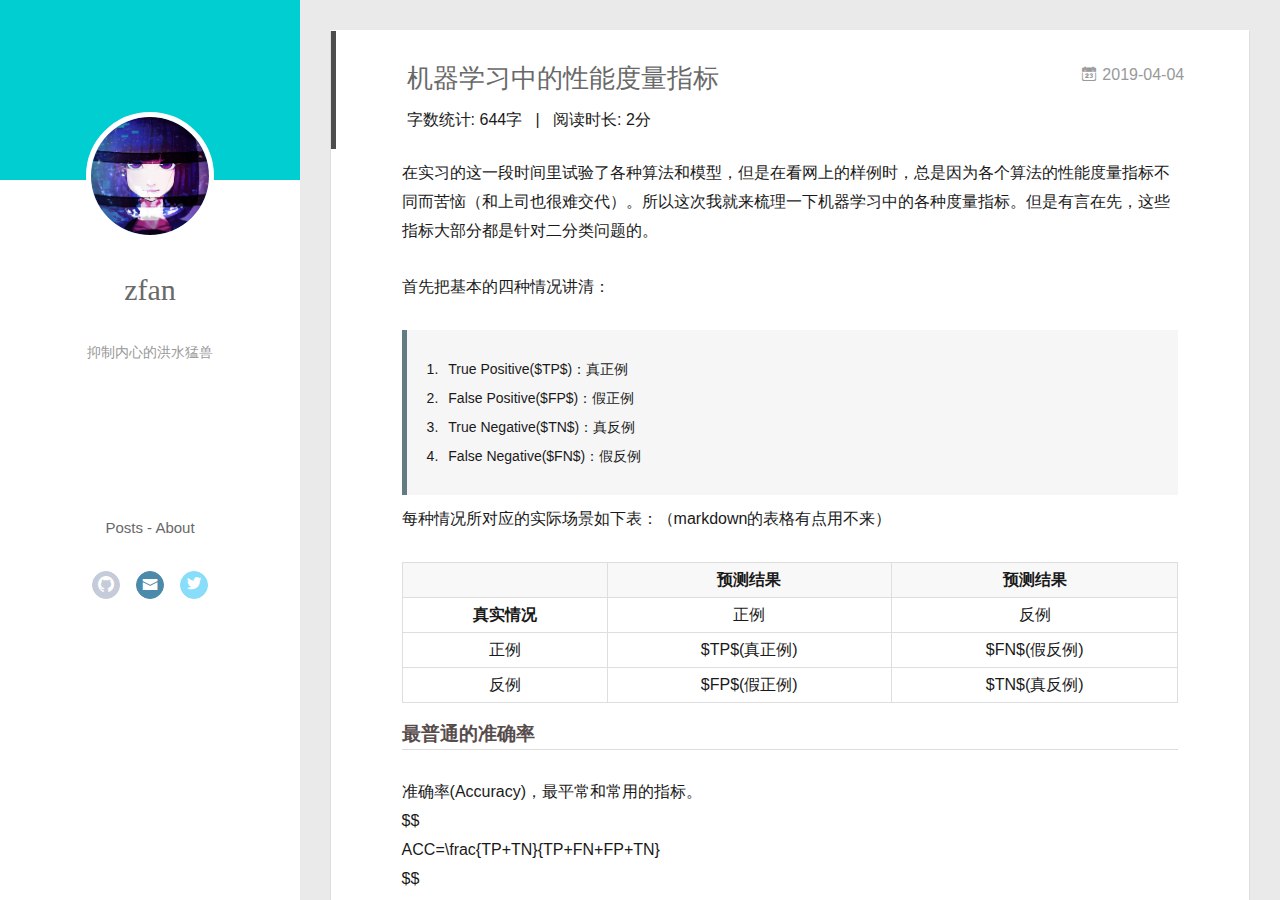
<file: 2019/04/04/机器学习中的性能度量指标/index.html>
<!DOCTYPE html>
<html>
<head><meta name="generator" content="Hexo 3.8.0">
  <meta charset="utf-8">
  
  <meta name="renderer" content="webkit">
  <meta http-equiv="X-UA-Compatible" content="IE=edge">
  <link rel="dns-prefetch" href="http://puredark233.github.io">
  <title>机器学习中的性能度量指标 | zfan&#39;s blog</title>
  <meta name="viewport" content="width=device-width, initial-scale=1, maximum-scale=1">
  <meta name="description" content="在实习的这一段时间里试验了各种算法和模型，但是在看网上的样例时，总是因为各个算法的性能度量指标不同而苦恼（和上司也很难交代）。所以这次我就来梳理一下机器学习中的各种度量指标。但是有言在先，这些指标大部分都是针对二分类问题的。">
<meta name="keywords" content="machine learning">
<meta property="og:type" content="article">
<meta property="og:title" content="机器学习中的性能度量指标">
<meta property="og:url" content="http://puredark233.github.io/2019/04/04/机器学习中的性能度量指标/index.html">
<meta property="og:site_name" content="zfan&#39;s blog">
<meta property="og:description" content="在实习的这一段时间里试验了各种算法和模型，但是在看网上的样例时，总是因为各个算法的性能度量指标不同而苦恼（和上司也很难交代）。所以这次我就来梳理一下机器学习中的各种度量指标。但是有言在先，这些指标大部分都是针对二分类问题的。">
<meta property="og:locale" content="default">
<meta property="og:updated_time" content="2019-04-04T03:24:59.554Z">
<meta name="twitter:card" content="summary">
<meta name="twitter:title" content="机器学习中的性能度量指标">
<meta name="twitter:description" content="在实习的这一段时间里试验了各种算法和模型，但是在看网上的样例时，总是因为各个算法的性能度量指标不同而苦恼（和上司也很难交代）。所以这次我就来梳理一下机器学习中的各种度量指标。但是有言在先，这些指标大部分都是针对二分类问题的。">
  
    <link rel="alternative" href="/atom.xml" title="zfan&#39;s blog" type="application/atom+xml">
  
  
    <link rel="icon" href="/img/AnnaAvatar.jpg">
  
  <link rel="stylesheet" type="text/css" href="/./main.0cf68a.css">
  <style type="text/css">
  
    #container.show {
      background: linear-gradient(200deg,#ccc,#000);
    }
  </style>
  

  

</head>
</html>
<body>
  <div id="container" q-class="show:isCtnShow">
    <canvas id="anm-canvas" class="anm-canvas"></canvas>
    <div class="left-col" q-class="show:isShow">
      
<div class="overlay" style="background: #00CED1"></div>
<div class="intrude-less">
	<header id="header" class="inner">
		<a href="/" class="profilepic">
			<img src="/img/AnnaAvatar.jpg" class="js-avatar">
		</a>
		<hgroup>
		  <h1 class="header-author"><a href="/">zfan</a></h1>
		</hgroup>
		
		<p class="header-subtitle">抑制内心的洪水猛兽</p>
		

		<nav class="header-menu">
			<ul>
			
			</ul>
		</nav>
		<nav class="header-smart-menu">
    		
    			
    			<a q-on="click: openSlider(e, 'innerArchive')" href="javascript:void(0)">Posts</a>
    			
            
    			
            
    			
    			<a q-on="click: openSlider(e, 'aboutme')" href="javascript:void(0)">About</a>
    			
            
		</nav>
		<nav class="header-nav">
			<div class="social">
				
					<a class="github" target="_blank" href="https://github.com/PureDark233" title="github"><i class="icon-github"></i></a>
		        
					<a class="mail" target="_blank" href="mailto:zfan1998@foxmail.com" title="mail"><i class="icon-mail"></i></a>
		        
					<a class="twitter" target="_blank" href="https://twitter.com/puredark233" title="twitter"><i class="icon-twitter"></i></a>
		        
			</div>
		</nav>
	</header>		
</div>

    </div>
    <div class="mid-col" q-class="show:isShow,hide:isShow|isFalse">
      
<nav id="mobile-nav">
  	<div class="overlay js-overlay" style="background: #00CED1"></div>
	<div class="btnctn js-mobile-btnctn">
  		<div class="slider-trigger list" q-on="click: openSlider(e)"><i class="icon icon-sort"></i></div>
	</div>
	<div class="intrude-less">
		<header id="header" class="inner">
			<div class="profilepic">
				<img src="/img/AnnaAvatar.jpg" class="js-avatar">
			</div>
			<hgroup>
			  <h1 class="header-author js-header-author">zfan</h1>
			</hgroup>
			
			<p class="header-subtitle"><i class="icon icon-quo-left"></i>抑制内心的洪水猛兽<i class="icon icon-quo-right"></i></p>
			
			
			
			
			
			<nav class="header-nav">
				<div class="social">
					
						<a class="github" target="_blank" href="https://github.com/PureDark233" title="github"><i class="icon-github"></i></a>
			        
						<a class="mail" target="_blank" href="mailto:zfan1998@foxmail.com" title="mail"><i class="icon-mail"></i></a>
			        
						<a class="twitter" target="_blank" href="https://twitter.com/puredark233" title="twitter"><i class="icon-twitter"></i></a>
			        
				</div>
			</nav>

			<nav class="header-menu js-header-menu">
				<ul style="width: 50%">
				
				
				</ul>
			</nav>
		</header>				
	</div>
	<div class="mobile-mask" style="display:none" q-show="isShow"></div>
</nav>

      <div id="wrapper" class="body-wrap">
        <div class="menu-l">
          <div class="canvas-wrap">
            <canvas data-colors="#eaeaea" data-sectionHeight="100" data-contentId="js-content" id="myCanvas1" class="anm-canvas"></canvas>
          </div>
          <div id="js-content" class="content-ll">
            <article id="post-机器学习中的性能度量指标" class="article article-type-post " itemscope itemprop="blogPost">
  <div class="article-inner">
    
      <header class="article-header">
        
  
    <h1 class="article-title" itemprop="name">
      机器学习中的性能度量指标
    </h1>
  

        
        <a href="/2019/04/04/机器学习中的性能度量指标/" class="archive-article-date">
  	<time datetime="2019-04-04T01:23:22.000Z" itemprop="datePublished"><i class="icon-calendar icon"></i>2019-04-04</time>
</a>
        
		
         <div style="margin-top:10px;">
    <span class="post-time">
      <span class="post-meta-item-icon">
        <i class="fa fa-keyboard-o"></i>
        <span class="post-meta-item-text">  字数统计: </span>
        <span class="post-count">644字</span>
      </span>
    </span>

    <span class="post-time">
      &nbsp; | &nbsp;
      <span class="post-meta-item-icon">
        <i class="fa fa-hourglass-half"></i>
        <span class="post-meta-item-text">  阅读时长: </span>
        <span class="post-count">2分</span>
      </span>
    </span>
</div>
         
      </header>
    
    <div class="article-entry" itemprop="articleBody">
      
        <p>在实习的这一段时间里试验了各种算法和模型，但是在看网上的样例时，总是因为各个算法的性能度量指标不同而苦恼（和上司也很难交代）。所以这次我就来梳理一下机器学习中的各种度量指标。但是有言在先，这些指标大部分都是针对二分类问题的。</p>
<a id="more"></a>
<p>首先把基本的四种情况讲清：</p>
<blockquote>
<ol>
<li>True Positive($TP​$)：真正例</li>
<li>False Positive($FP​$)：假正例</li>
<li>True Negative($TN$)：真反例</li>
<li>False Negative($FN$)：假反例</li>
</ol>
</blockquote>
<p>每种情况所对应的实际场景如下表：（markdown的表格有点用不来）</p>
<table>
<thead>
<tr>
<th style="text-align:center"></th>
<th style="text-align:center">预测结果</th>
<th style="text-align:center">预测结果</th>
</tr>
</thead>
<tbody>
<tr>
<td style="text-align:center"><strong>真实情况</strong></td>
<td style="text-align:center">正例</td>
<td style="text-align:center">反例</td>
</tr>
<tr>
<td style="text-align:center">正例</td>
<td style="text-align:center">$TP$(真正例)</td>
<td style="text-align:center">$FN$(假反例)</td>
</tr>
<tr>
<td style="text-align:center">反例</td>
<td style="text-align:center">$FP$(假正例)</td>
<td style="text-align:center">$TN$(真反例)</td>
</tr>
</tbody>
</table>
<h3 id="最普通的准确率"><a href="#最普通的准确率" class="headerlink" title="最普通的准确率"></a>最普通的准确率</h3><p>准确率(Accuracy)，最平常和常用的指标。<br>$$<br>ACC=\frac{TP+TN}{TP+FN+FP+TN}<br>$$</p>
<h3 id="查准率P​、查全率R​和F1​"><a href="#查准率P​、查全率R​和F1​" class="headerlink" title="查准率P​、查全率R​和F1​"></a>查准率P​、查全率R​和F1​</h3><ol>
<li>查准率(也为精确率 Precision) $P$：</li>
</ol>
<p>$$<br>P=\frac{TP}{TP+FP}<br>$$</p>
<ol start="2">
<li>查全率(也为正例率 $TPR$, 灵敏度 Sensitivity, 召回率 Recall) $R$：</li>
</ol>
<p>$$<br>R=\frac{TP}{TP+FN}<br>$$</p>
<p>查准率与查全率是一对矛盾的度量指标。一般来说，一个较高时另一个参数就会较低。</p>
<p>通过这两个指标可画出<strong>P-R曲线</strong>，若一个学习器的曲线把另一个学习器完全”包住”，则可断言前者的性能优于后者。</p>
<ol start="3">
<li>平衡度量 $F1$：<br>$$<br>F1=\frac{2\times P\times R}{P+R}<br>$$</li>
</ol>
<p>$F1$为$P$与$R$的<strong>一个</strong>常用的平衡点($P$与$R$的调和平均数)，若学习器A的$F1​$值比B大，可认为学习器A优于B。</p>
<p>其他平衡点请自行学习（我暂时用不到）。</p>
<h3 id="ROC​与AUC​"><a href="#ROC​与AUC​" class="headerlink" title="ROC​与AUC​"></a>ROC​与AUC​</h3><p>到重点了。</p>
<p><strong>$ROC​$曲线</strong>也使用两个重要量的值作图。但与P-R曲线不同，$ROC​$曲线的纵轴为<strong>真正例率</strong>(True Positive Rate, 简称$TPR​$)，横轴为<strong>假正例率</strong>(False Positive Rate, 简称$FPR​$)。定义为：<br>$$<br>TPR=\frac{TP}{TP+FN}<br>$$</p>
<p>$$<br>FPR=\frac{FP}{TN+FP}<br>$$</p>
<p>我们将分类阈值先设为最大，然后将阈值依次设为各个样例的预测值，得到许多的相邻点。之后再相连即得到$ROC​$曲线。</p>
<p>与P-R​图相似，若一个学习器的$ROC$曲线包住另一个学习器的曲线，则可断言前者性能优于后者。若两个ROC曲线发生了交叉，则需要判断$ROC$曲线下的<strong>面积</strong>，即$AUC$(Area Under Roc Curve)。</p>
<h3 id="参考"><a href="#参考" class="headerlink" title="参考"></a>参考</h3><ul>
<li><p>zhwhong的博客：<a href="https://zhwhong.cn/2017/04/14/ROC-AUC-Precision-Recall-analysis/#" target="_blank" rel="noopener">https://zhwhong.cn/2017/04/14/ROC-AUC-Precision-Recall-analysis/#</a></p>
</li>
<li><p>机器学习，周志华</p>
</li>
</ul>

      
	  
		
		
		
		  <div>
			<blockquote>
				本作品采用
				<a rel="license" href="https://creativecommons.org/licenses/by-nc-sa/4.0/">知识共享署名-非商业性使用-相同方式共享 4.0 国际许可协议</a>
				进行许可。
				
			</blockquote>
		  </div>
		
      
    </div>
    <div class="article-info article-info-index">
      
      
	<div class="article-tag tagcloud">
		<i class="icon-price-tags icon"></i>
		<ul class="article-tag-list">
			 
        		<li class="article-tag-list-item">
        			<a href="javascript:void(0)" class="js-tag article-tag-list-link color2">machine learning</a>
        		</li>
      		
		</ul>
	</div>

      

      

      
      <div class="clearfix"></div>
    </div>
  </div>
</article>

  
<nav id="article-nav">
  
    <a href="/2019/04/09/非极大值抑制/" id="article-nav-newer" class="article-nav-link-wrap">
      <i class="icon-circle-left"></i>
      <div class="article-nav-title">
        
          非极大值抑制
        
      </div>
    </a>
  
  
    <a href="/2019/04/03/基于HSV空间中纹理特征的人脸反欺骗/" id="article-nav-older" class="article-nav-link-wrap">
      <div class="article-nav-title">基于HSV空间中纹理特征的人脸反欺骗</div>
      <i class="icon-circle-right"></i>
    </a>
  
</nav>


<aside class="wrap-side-operation">
    <div class="mod-side-operation">
        
        <div class="jump-container" id="js-jump-container" style="display:none;">
            <a href="javascript:void(0)" class="mod-side-operation__jump-to-top">
                <i class="icon-font icon-back"></i>
            </a>
            <div id="js-jump-plan-container" class="jump-plan-container" style="top: -11px;">
                <i class="icon-font icon-plane jump-plane"></i>
            </div>
        </div>
        
        
    </div>
</aside>



  
  
  

  

  

  


          </div>
        </div>
      </div>
      <footer id="footer">
  <div class="outer">
    <div id="footer-info">
    	<div class="footer-left">
    		&copy; 2019 zfan
    	</div>
      	<div class="footer-right">
      		<a href="http://hexo.io/" target="_blank">Hexo</a>  Theme <a href="https://github.com/litten/hexo-theme-yilia" target="_blank">Yilia</a> by Litten
      	</div>
    </div>
  </div>
</footer>

    </div>
    <script>
	var yiliaConfig = {
		mathjax: true,
		isHome: false,
		isPost: true,
		isArchive: false,
		isTag: false,
		isCategory: false,
		open_in_new: false,
		toc_hide_index: true,
		root: "/",
		innerArchive: true,
		showTags: true
	}
</script>

<script>!function(t){function n(e){if(r[e])return r[e].exports;var i=r[e]={exports:{},id:e,loaded:!1};return t[e].call(i.exports,i,i.exports,n),i.loaded=!0,i.exports}var r={};n.m=t,n.c=r,n.p="./",n(0)}([function(t,n,r){r(195),t.exports=r(191)},function(t,n,r){var e=r(3),i=r(52),o=r(27),u=r(28),c=r(53),f="prototype",a=function(t,n,r){var s,l,h,v,p=t&a.F,d=t&a.G,y=t&a.S,g=t&a.P,b=t&a.B,m=d?e:y?e[n]||(e[n]={}):(e[n]||{})[f],x=d?i:i[n]||(i[n]={}),w=x[f]||(x[f]={});d&&(r=n);for(s in r)l=!p&&m&&void 0!==m[s],h=(l?m:r)[s],v=b&&l?c(h,e):g&&"function"==typeof h?c(Function.call,h):h,m&&u(m,s,h,t&a.U),x[s]!=h&&o(x,s,v),g&&w[s]!=h&&(w[s]=h)};e.core=i,a.F=1,a.G=2,a.S=4,a.P=8,a.B=16,a.W=32,a.U=64,a.R=128,t.exports=a},function(t,n,r){var e=r(6);t.exports=function(t){if(!e(t))throw TypeError(t+" is not an object!");return t}},function(t,n){var r=t.exports="undefined"!=typeof window&&window.Math==Math?window:"undefined"!=typeof self&&self.Math==Math?self:Function("return this")();"number"==typeof __g&&(__g=r)},function(t,n){t.exports=function(t){try{return!!t()}catch(t){return!0}}},function(t,n){var r=t.exports="undefined"!=typeof window&&window.Math==Math?window:"undefined"!=typeof self&&self.Math==Math?self:Function("return this")();"number"==typeof __g&&(__g=r)},function(t,n){t.exports=function(t){return"object"==typeof t?null!==t:"function"==typeof t}},function(t,n,r){var e=r(126)("wks"),i=r(76),o=r(3).Symbol,u="function"==typeof o;(t.exports=function(t){return e[t]||(e[t]=u&&o[t]||(u?o:i)("Symbol."+t))}).store=e},function(t,n){var r={}.hasOwnProperty;t.exports=function(t,n){return r.call(t,n)}},function(t,n,r){var e=r(94),i=r(33);t.exports=function(t){return e(i(t))}},function(t,n,r){t.exports=!r(4)(function(){return 7!=Object.defineProperty({},"a",{get:function(){return 7}}).a})},function(t,n,r){var e=r(2),i=r(167),o=r(50),u=Object.defineProperty;n.f=r(10)?Object.defineProperty:function(t,n,r){if(e(t),n=o(n,!0),e(r),i)try{return u(t,n,r)}catch(t){}if("get"in r||"set"in r)throw TypeError("Accessors not supported!");return"value"in r&&(t[n]=r.value),t}},function(t,n,r){t.exports=!r(18)(function(){return 7!=Object.defineProperty({},"a",{get:function(){return 7}}).a})},function(t,n,r){var e=r(14),i=r(22);t.exports=r(12)?function(t,n,r){return e.f(t,n,i(1,r))}:function(t,n,r){return t[n]=r,t}},function(t,n,r){var e=r(20),i=r(58),o=r(42),u=Object.defineProperty;n.f=r(12)?Object.defineProperty:function(t,n,r){if(e(t),n=o(n,!0),e(r),i)try{return u(t,n,r)}catch(t){}if("get"in r||"set"in r)throw TypeError("Accessors not supported!");return"value"in r&&(t[n]=r.value),t}},function(t,n,r){var e=r(40)("wks"),i=r(23),o=r(5).Symbol,u="function"==typeof o;(t.exports=function(t){return e[t]||(e[t]=u&&o[t]||(u?o:i)("Symbol."+t))}).store=e},function(t,n,r){var e=r(67),i=Math.min;t.exports=function(t){return t>0?i(e(t),9007199254740991):0}},function(t,n,r){var e=r(46);t.exports=function(t){return Object(e(t))}},function(t,n){t.exports=function(t){try{return!!t()}catch(t){return!0}}},function(t,n,r){var e=r(63),i=r(34);t.exports=Object.keys||function(t){return e(t,i)}},function(t,n,r){var e=r(21);t.exports=function(t){if(!e(t))throw TypeError(t+" is not an object!");return t}},function(t,n){t.exports=function(t){return"object"==typeof t?null!==t:"function"==typeof t}},function(t,n){t.exports=function(t,n){return{enumerable:!(1&t),configurable:!(2&t),writable:!(4&t),value:n}}},function(t,n){var r=0,e=Math.random();t.exports=function(t){return"Symbol(".concat(void 0===t?"":t,")_",(++r+e).toString(36))}},function(t,n){var r={}.hasOwnProperty;t.exports=function(t,n){return r.call(t,n)}},function(t,n){var r=t.exports={version:"2.4.0"};"number"==typeof __e&&(__e=r)},function(t,n){t.exports=function(t){if("function"!=typeof t)throw TypeError(t+" is not a function!");return t}},function(t,n,r){var e=r(11),i=r(66);t.exports=r(10)?function(t,n,r){return e.f(t,n,i(1,r))}:function(t,n,r){return t[n]=r,t}},function(t,n,r){var e=r(3),i=r(27),o=r(24),u=r(76)("src"),c="toString",f=Function[c],a=(""+f).split(c);r(52).inspectSource=function(t){return f.call(t)},(t.exports=function(t,n,r,c){var f="function"==typeof r;f&&(o(r,"name")||i(r,"name",n)),t[n]!==r&&(f&&(o(r,u)||i(r,u,t[n]?""+t[n]:a.join(String(n)))),t===e?t[n]=r:c?t[n]?t[n]=r:i(t,n,r):(delete t[n],i(t,n,r)))})(Function.prototype,c,function(){return"function"==typeof this&&this[u]||f.call(this)})},function(t,n,r){var e=r(1),i=r(4),o=r(46),u=function(t,n,r,e){var i=String(o(t)),u="<"+n;return""!==r&&(u+=" "+r+'="'+String(e).replace(/"/g,"&quot;")+'"'),u+">"+i+"</"+n+">"};t.exports=function(t,n){var r={};r[t]=n(u),e(e.P+e.F*i(function(){var n=""[t]('"');return n!==n.toLowerCase()||n.split('"').length>3}),"String",r)}},function(t,n,r){var e=r(115),i=r(46);t.exports=function(t){return e(i(t))}},function(t,n,r){var e=r(116),i=r(66),o=r(30),u=r(50),c=r(24),f=r(167),a=Object.getOwnPropertyDescriptor;n.f=r(10)?a:function(t,n){if(t=o(t),n=u(n,!0),f)try{return a(t,n)}catch(t){}if(c(t,n))return i(!e.f.call(t,n),t[n])}},function(t,n,r){var e=r(24),i=r(17),o=r(145)("IE_PROTO"),u=Object.prototype;t.exports=Object.getPrototypeOf||function(t){return t=i(t),e(t,o)?t[o]:"function"==typeof t.constructor&&t instanceof t.constructor?t.constructor.prototype:t instanceof Object?u:null}},function(t,n){t.exports=function(t){if(void 0==t)throw TypeError("Can't call method on  "+t);return t}},function(t,n){t.exports="constructor,hasOwnProperty,isPrototypeOf,propertyIsEnumerable,toLocaleString,toString,valueOf".split(",")},function(t,n){t.exports={}},function(t,n){t.exports=!0},function(t,n){n.f={}.propertyIsEnumerable},function(t,n,r){var e=r(14).f,i=r(8),o=r(15)("toStringTag");t.exports=function(t,n,r){t&&!i(t=r?t:t.prototype,o)&&e(t,o,{configurable:!0,value:n})}},function(t,n,r){var e=r(40)("keys"),i=r(23);t.exports=function(t){return e[t]||(e[t]=i(t))}},function(t,n,r){var e=r(5),i="__core-js_shared__",o=e[i]||(e[i]={});t.exports=function(t){return o[t]||(o[t]={})}},function(t,n){var r=Math.ceil,e=Math.floor;t.exports=function(t){return isNaN(t=+t)?0:(t>0?e:r)(t)}},function(t,n,r){var e=r(21);t.exports=function(t,n){if(!e(t))return t;var r,i;if(n&&"function"==typeof(r=t.toString)&&!e(i=r.call(t)))return i;if("function"==typeof(r=t.valueOf)&&!e(i=r.call(t)))return i;if(!n&&"function"==typeof(r=t.toString)&&!e(i=r.call(t)))return i;throw TypeError("Can't convert object to primitive value")}},function(t,n,r){var e=r(5),i=r(25),o=r(36),u=r(44),c=r(14).f;t.exports=function(t){var n=i.Symbol||(i.Symbol=o?{}:e.Symbol||{});"_"==t.charAt(0)||t in n||c(n,t,{value:u.f(t)})}},function(t,n,r){n.f=r(15)},function(t,n){var r={}.toString;t.exports=function(t){return r.call(t).slice(8,-1)}},function(t,n){t.exports=function(t){if(void 0==t)throw TypeError("Can't call method on  "+t);return t}},function(t,n,r){var e=r(4);t.exports=function(t,n){return!!t&&e(function(){n?t.call(null,function(){},1):t.call(null)})}},function(t,n,r){var e=r(53),i=r(115),o=r(17),u=r(16),c=r(203);t.exports=function(t,n){var r=1==t,f=2==t,a=3==t,s=4==t,l=6==t,h=5==t||l,v=n||c;return function(n,c,p){for(var d,y,g=o(n),b=i(g),m=e(c,p,3),x=u(b.length),w=0,S=r?v(n,x):f?v(n,0):void 0;x>w;w++)if((h||w in b)&&(d=b[w],y=m(d,w,g),t))if(r)S[w]=y;else if(y)switch(t){case 3:return!0;case 5:return d;case 6:return w;case 2:S.push(d)}else if(s)return!1;return l?-1:a||s?s:S}}},function(t,n,r){var e=r(1),i=r(52),o=r(4);t.exports=function(t,n){var r=(i.Object||{})[t]||Object[t],u={};u[t]=n(r),e(e.S+e.F*o(function(){r(1)}),"Object",u)}},function(t,n,r){var e=r(6);t.exports=function(t,n){if(!e(t))return t;var r,i;if(n&&"function"==typeof(r=t.toString)&&!e(i=r.call(t)))return i;if("function"==typeof(r=t.valueOf)&&!e(i=r.call(t)))return i;if(!n&&"function"==typeof(r=t.toString)&&!e(i=r.call(t)))return i;throw TypeError("Can't convert object to primitive value")}},function(t,n,r){var e=r(5),i=r(25),o=r(91),u=r(13),c="prototype",f=function(t,n,r){var a,s,l,h=t&f.F,v=t&f.G,p=t&f.S,d=t&f.P,y=t&f.B,g=t&f.W,b=v?i:i[n]||(i[n]={}),m=b[c],x=v?e:p?e[n]:(e[n]||{})[c];v&&(r=n);for(a in r)(s=!h&&x&&void 0!==x[a])&&a in b||(l=s?x[a]:r[a],b[a]=v&&"function"!=typeof x[a]?r[a]:y&&s?o(l,e):g&&x[a]==l?function(t){var n=function(n,r,e){if(this instanceof t){switch(arguments.length){case 0:return new t;case 1:return new t(n);case 2:return new t(n,r)}return new t(n,r,e)}return t.apply(this,arguments)};return n[c]=t[c],n}(l):d&&"function"==typeof l?o(Function.call,l):l,d&&((b.virtual||(b.virtual={}))[a]=l,t&f.R&&m&&!m[a]&&u(m,a,l)))};f.F=1,f.G=2,f.S=4,f.P=8,f.B=16,f.W=32,f.U=64,f.R=128,t.exports=f},function(t,n){var r=t.exports={version:"2.4.0"};"number"==typeof __e&&(__e=r)},function(t,n,r){var e=r(26);t.exports=function(t,n,r){if(e(t),void 0===n)return t;switch(r){case 1:return function(r){return t.call(n,r)};case 2:return function(r,e){return t.call(n,r,e)};case 3:return function(r,e,i){return t.call(n,r,e,i)}}return function(){return t.apply(n,arguments)}}},function(t,n,r){var e=r(183),i=r(1),o=r(126)("metadata"),u=o.store||(o.store=new(r(186))),c=function(t,n,r){var i=u.get(t);if(!i){if(!r)return;u.set(t,i=new e)}var o=i.get(n);if(!o){if(!r)return;i.set(n,o=new e)}return o},f=function(t,n,r){var e=c(n,r,!1);return void 0!==e&&e.has(t)},a=function(t,n,r){var e=c(n,r,!1);return void 0===e?void 0:e.get(t)},s=function(t,n,r,e){c(r,e,!0).set(t,n)},l=function(t,n){var r=c(t,n,!1),e=[];return r&&r.forEach(function(t,n){e.push(n)}),e},h=function(t){return void 0===t||"symbol"==typeof t?t:String(t)},v=function(t){i(i.S,"Reflect",t)};t.exports={store:u,map:c,has:f,get:a,set:s,keys:l,key:h,exp:v}},function(t,n,r){"use strict";if(r(10)){var e=r(69),i=r(3),o=r(4),u=r(1),c=r(127),f=r(152),a=r(53),s=r(68),l=r(66),h=r(27),v=r(73),p=r(67),d=r(16),y=r(75),g=r(50),b=r(24),m=r(180),x=r(114),w=r(6),S=r(17),_=r(137),O=r(70),E=r(32),P=r(71).f,j=r(154),F=r(76),M=r(7),A=r(48),N=r(117),T=r(146),I=r(155),k=r(80),L=r(123),R=r(74),C=r(130),D=r(160),U=r(11),W=r(31),G=U.f,B=W.f,V=i.RangeError,z=i.TypeError,q=i.Uint8Array,K="ArrayBuffer",J="Shared"+K,Y="BYTES_PER_ELEMENT",H="prototype",$=Array[H],X=f.ArrayBuffer,Q=f.DataView,Z=A(0),tt=A(2),nt=A(3),rt=A(4),et=A(5),it=A(6),ot=N(!0),ut=N(!1),ct=I.values,ft=I.keys,at=I.entries,st=$.lastIndexOf,lt=$.reduce,ht=$.reduceRight,vt=$.join,pt=$.sort,dt=$.slice,yt=$.toString,gt=$.toLocaleString,bt=M("iterator"),mt=M("toStringTag"),xt=F("typed_constructor"),wt=F("def_constructor"),St=c.CONSTR,_t=c.TYPED,Ot=c.VIEW,Et="Wrong length!",Pt=A(1,function(t,n){return Tt(T(t,t[wt]),n)}),jt=o(function(){return 1===new q(new Uint16Array([1]).buffer)[0]}),Ft=!!q&&!!q[H].set&&o(function(){new q(1).set({})}),Mt=function(t,n){if(void 0===t)throw z(Et);var r=+t,e=d(t);if(n&&!m(r,e))throw V(Et);return e},At=function(t,n){var r=p(t);if(r<0||r%n)throw V("Wrong offset!");return r},Nt=function(t){if(w(t)&&_t in t)return t;throw z(t+" is not a typed array!")},Tt=function(t,n){if(!(w(t)&&xt in t))throw z("It is not a typed array constructor!");return new t(n)},It=function(t,n){return kt(T(t,t[wt]),n)},kt=function(t,n){for(var r=0,e=n.length,i=Tt(t,e);e>r;)i[r]=n[r++];return i},Lt=function(t,n,r){G(t,n,{get:function(){return this._d[r]}})},Rt=function(t){var n,r,e,i,o,u,c=S(t),f=arguments.length,s=f>1?arguments[1]:void 0,l=void 0!==s,h=j(c);if(void 0!=h&&!_(h)){for(u=h.call(c),e=[],n=0;!(o=u.next()).done;n++)e.push(o.value);c=e}for(l&&f>2&&(s=a(s,arguments[2],2)),n=0,r=d(c.length),i=Tt(this,r);r>n;n++)i[n]=l?s(c[n],n):c[n];return i},Ct=function(){for(var t=0,n=arguments.length,r=Tt(this,n);n>t;)r[t]=arguments[t++];return r},Dt=!!q&&o(function(){gt.call(new q(1))}),Ut=function(){return gt.apply(Dt?dt.call(Nt(this)):Nt(this),arguments)},Wt={copyWithin:function(t,n){return D.call(Nt(this),t,n,arguments.length>2?arguments[2]:void 0)},every:function(t){return rt(Nt(this),t,arguments.length>1?arguments[1]:void 0)},fill:function(t){return C.apply(Nt(this),arguments)},filter:function(t){return It(this,tt(Nt(this),t,arguments.length>1?arguments[1]:void 0))},find:function(t){return et(Nt(this),t,arguments.length>1?arguments[1]:void 0)},findIndex:function(t){return it(Nt(this),t,arguments.length>1?arguments[1]:void 0)},forEach:function(t){Z(Nt(this),t,arguments.length>1?arguments[1]:void 0)},indexOf:function(t){return ut(Nt(this),t,arguments.length>1?arguments[1]:void 0)},includes:function(t){return ot(Nt(this),t,arguments.length>1?arguments[1]:void 0)},join:function(t){return vt.apply(Nt(this),arguments)},lastIndexOf:function(t){return st.apply(Nt(this),arguments)},map:function(t){return Pt(Nt(this),t,arguments.length>1?arguments[1]:void 0)},reduce:function(t){return lt.apply(Nt(this),arguments)},reduceRight:function(t){return ht.apply(Nt(this),arguments)},reverse:function(){for(var t,n=this,r=Nt(n).length,e=Math.floor(r/2),i=0;i<e;)t=n[i],n[i++]=n[--r],n[r]=t;return n},some:function(t){return nt(Nt(this),t,arguments.length>1?arguments[1]:void 0)},sort:function(t){return pt.call(Nt(this),t)},subarray:function(t,n){var r=Nt(this),e=r.length,i=y(t,e);return new(T(r,r[wt]))(r.buffer,r.byteOffset+i*r.BYTES_PER_ELEMENT,d((void 0===n?e:y(n,e))-i))}},Gt=function(t,n){return It(this,dt.call(Nt(this),t,n))},Bt=function(t){Nt(this);var n=At(arguments[1],1),r=this.length,e=S(t),i=d(e.length),o=0;if(i+n>r)throw V(Et);for(;o<i;)this[n+o]=e[o++]},Vt={entries:function(){return at.call(Nt(this))},keys:function(){return ft.call(Nt(this))},values:function(){return ct.call(Nt(this))}},zt=function(t,n){return w(t)&&t[_t]&&"symbol"!=typeof n&&n in t&&String(+n)==String(n)},qt=function(t,n){return zt(t,n=g(n,!0))?l(2,t[n]):B(t,n)},Kt=function(t,n,r){return!(zt(t,n=g(n,!0))&&w(r)&&b(r,"value"))||b(r,"get")||b(r,"set")||r.configurable||b(r,"writable")&&!r.writable||b(r,"enumerable")&&!r.enumerable?G(t,n,r):(t[n]=r.value,t)};St||(W.f=qt,U.f=Kt),u(u.S+u.F*!St,"Object",{getOwnPropertyDescriptor:qt,defineProperty:Kt}),o(function(){yt.call({})})&&(yt=gt=function(){return vt.call(this)});var Jt=v({},Wt);v(Jt,Vt),h(Jt,bt,Vt.values),v(Jt,{slice:Gt,set:Bt,constructor:function(){},toString:yt,toLocaleString:Ut}),Lt(Jt,"buffer","b"),Lt(Jt,"byteOffset","o"),Lt(Jt,"byteLength","l"),Lt(Jt,"length","e"),G(Jt,mt,{get:function(){return this[_t]}}),t.exports=function(t,n,r,f){f=!!f;var a=t+(f?"Clamped":"")+"Array",l="Uint8Array"!=a,v="get"+t,p="set"+t,y=i[a],g=y||{},b=y&&E(y),m=!y||!c.ABV,S={},_=y&&y[H],j=function(t,r){var e=t._d;return e.v[v](r*n+e.o,jt)},F=function(t,r,e){var i=t._d;f&&(e=(e=Math.round(e))<0?0:e>255?255:255&e),i.v[p](r*n+i.o,e,jt)},M=function(t,n){G(t,n,{get:function(){return j(this,n)},set:function(t){return F(this,n,t)},enumerable:!0})};m?(y=r(function(t,r,e,i){s(t,y,a,"_d");var o,u,c,f,l=0,v=0;if(w(r)){if(!(r instanceof X||(f=x(r))==K||f==J))return _t in r?kt(y,r):Rt.call(y,r);o=r,v=At(e,n);var p=r.byteLength;if(void 0===i){if(p%n)throw V(Et);if((u=p-v)<0)throw V(Et)}else if((u=d(i)*n)+v>p)throw V(Et);c=u/n}else c=Mt(r,!0),u=c*n,o=new X(u);for(h(t,"_d",{b:o,o:v,l:u,e:c,v:new Q(o)});l<c;)M(t,l++)}),_=y[H]=O(Jt),h(_,"constructor",y)):L(function(t){new y(null),new y(t)},!0)||(y=r(function(t,r,e,i){s(t,y,a);var o;return w(r)?r instanceof X||(o=x(r))==K||o==J?void 0!==i?new g(r,At(e,n),i):void 0!==e?new g(r,At(e,n)):new g(r):_t in r?kt(y,r):Rt.call(y,r):new g(Mt(r,l))}),Z(b!==Function.prototype?P(g).concat(P(b)):P(g),function(t){t in y||h(y,t,g[t])}),y[H]=_,e||(_.constructor=y));var A=_[bt],N=!!A&&("values"==A.name||void 0==A.name),T=Vt.values;h(y,xt,!0),h(_,_t,a),h(_,Ot,!0),h(_,wt,y),(f?new y(1)[mt]==a:mt in _)||G(_,mt,{get:function(){return a}}),S[a]=y,u(u.G+u.W+u.F*(y!=g),S),u(u.S,a,{BYTES_PER_ELEMENT:n,from:Rt,of:Ct}),Y in _||h(_,Y,n),u(u.P,a,Wt),R(a),u(u.P+u.F*Ft,a,{set:Bt}),u(u.P+u.F*!N,a,Vt),u(u.P+u.F*(_.toString!=yt),a,{toString:yt}),u(u.P+u.F*o(function(){new y(1).slice()}),a,{slice:Gt}),u(u.P+u.F*(o(function(){return[1,2].toLocaleString()!=new y([1,2]).toLocaleString()})||!o(function(){_.toLocaleString.call([1,2])})),a,{toLocaleString:Ut}),k[a]=N?A:T,e||N||h(_,bt,T)}}else t.exports=function(){}},function(t,n){var r={}.toString;t.exports=function(t){return r.call(t).slice(8,-1)}},function(t,n,r){var e=r(21),i=r(5).document,o=e(i)&&e(i.createElement);t.exports=function(t){return o?i.createElement(t):{}}},function(t,n,r){t.exports=!r(12)&&!r(18)(function(){return 7!=Object.defineProperty(r(57)("div"),"a",{get:function(){return 7}}).a})},function(t,n,r){"use strict";var e=r(36),i=r(51),o=r(64),u=r(13),c=r(8),f=r(35),a=r(96),s=r(38),l=r(103),h=r(15)("iterator"),v=!([].keys&&"next"in[].keys()),p="keys",d="values",y=function(){return this};t.exports=function(t,n,r,g,b,m,x){a(r,n,g);var w,S,_,O=function(t){if(!v&&t in F)return F[t];switch(t){case p:case d:return function(){return new r(this,t)}}return function(){return new r(this,t)}},E=n+" Iterator",P=b==d,j=!1,F=t.prototype,M=F[h]||F["@@iterator"]||b&&F[b],A=M||O(b),N=b?P?O("entries"):A:void 0,T="Array"==n?F.entries||M:M;if(T&&(_=l(T.call(new t)))!==Object.prototype&&(s(_,E,!0),e||c(_,h)||u(_,h,y)),P&&M&&M.name!==d&&(j=!0,A=function(){return M.call(this)}),e&&!x||!v&&!j&&F[h]||u(F,h,A),f[n]=A,f[E]=y,b)if(w={values:P?A:O(d),keys:m?A:O(p),entries:N},x)for(S in w)S in F||o(F,S,w[S]);else i(i.P+i.F*(v||j),n,w);return w}},function(t,n,r){var e=r(20),i=r(100),o=r(34),u=r(39)("IE_PROTO"),c=function(){},f="prototype",a=function(){var t,n=r(57)("iframe"),e=o.length;for(n.style.display="none",r(93).appendChild(n),n.src="javascript:",t=n.contentWindow.document,t.open(),t.write("<script>document.F=Object<\/script>"),t.close(),a=t.F;e--;)delete a[f][o[e]];return a()};t.exports=Object.create||function(t,n){var r;return null!==t?(c[f]=e(t),r=new c,c[f]=null,r[u]=t):r=a(),void 0===n?r:i(r,n)}},function(t,n,r){var e=r(63),i=r(34).concat("length","prototype");n.f=Object.getOwnPropertyNames||function(t){return e(t,i)}},function(t,n){n.f=Object.getOwnPropertySymbols},function(t,n,r){var e=r(8),i=r(9),o=r(90)(!1),u=r(39)("IE_PROTO");t.exports=function(t,n){var r,c=i(t),f=0,a=[];for(r in c)r!=u&&e(c,r)&&a.push(r);for(;n.length>f;)e(c,r=n[f++])&&(~o(a,r)||a.push(r));return a}},function(t,n,r){t.exports=r(13)},function(t,n,r){var e=r(76)("meta"),i=r(6),o=r(24),u=r(11).f,c=0,f=Object.isExtensible||function(){return!0},a=!r(4)(function(){return f(Object.preventExtensions({}))}),s=function(t){u(t,e,{value:{i:"O"+ ++c,w:{}}})},l=function(t,n){if(!i(t))return"symbol"==typeof t?t:("string"==typeof t?"S":"P")+t;if(!o(t,e)){if(!f(t))return"F";if(!n)return"E";s(t)}return t[e].i},h=function(t,n){if(!o(t,e)){if(!f(t))return!0;if(!n)return!1;s(t)}return t[e].w},v=function(t){return a&&p.NEED&&f(t)&&!o(t,e)&&s(t),t},p=t.exports={KEY:e,NEED:!1,fastKey:l,getWeak:h,onFreeze:v}},function(t,n){t.exports=function(t,n){return{enumerable:!(1&t),configurable:!(2&t),writable:!(4&t),value:n}}},function(t,n){var r=Math.ceil,e=Math.floor;t.exports=function(t){return isNaN(t=+t)?0:(t>0?e:r)(t)}},function(t,n){t.exports=function(t,n,r,e){if(!(t instanceof n)||void 0!==e&&e in t)throw TypeError(r+": incorrect invocation!");return t}},function(t,n){t.exports=!1},function(t,n,r){var e=r(2),i=r(173),o=r(133),u=r(145)("IE_PROTO"),c=function(){},f="prototype",a=function(){var t,n=r(132)("iframe"),e=o.length;for(n.style.display="none",r(135).appendChild(n),n.src="javascript:",t=n.contentWindow.document,t.open(),t.write("<script>document.F=Object<\/script>"),t.close(),a=t.F;e--;)delete a[f][o[e]];return a()};t.exports=Object.create||function(t,n){var r;return null!==t?(c[f]=e(t),r=new c,c[f]=null,r[u]=t):r=a(),void 0===n?r:i(r,n)}},function(t,n,r){var e=r(175),i=r(133).concat("length","prototype");n.f=Object.getOwnPropertyNames||function(t){return e(t,i)}},function(t,n,r){var e=r(175),i=r(133);t.exports=Object.keys||function(t){return e(t,i)}},function(t,n,r){var e=r(28);t.exports=function(t,n,r){for(var i in n)e(t,i,n[i],r);return t}},function(t,n,r){"use strict";var e=r(3),i=r(11),o=r(10),u=r(7)("species");t.exports=function(t){var n=e[t];o&&n&&!n[u]&&i.f(n,u,{configurable:!0,get:function(){return this}})}},function(t,n,r){var e=r(67),i=Math.max,o=Math.min;t.exports=function(t,n){return t=e(t),t<0?i(t+n,0):o(t,n)}},function(t,n){var r=0,e=Math.random();t.exports=function(t){return"Symbol(".concat(void 0===t?"":t,")_",(++r+e).toString(36))}},function(t,n,r){var e=r(33);t.exports=function(t){return Object(e(t))}},function(t,n,r){var e=r(7)("unscopables"),i=Array.prototype;void 0==i[e]&&r(27)(i,e,{}),t.exports=function(t){i[e][t]=!0}},function(t,n,r){var e=r(53),i=r(169),o=r(137),u=r(2),c=r(16),f=r(154),a={},s={},n=t.exports=function(t,n,r,l,h){var v,p,d,y,g=h?function(){return t}:f(t),b=e(r,l,n?2:1),m=0;if("function"!=typeof g)throw TypeError(t+" is not iterable!");if(o(g)){for(v=c(t.length);v>m;m++)if((y=n?b(u(p=t[m])[0],p[1]):b(t[m]))===a||y===s)return y}else for(d=g.call(t);!(p=d.next()).done;)if((y=i(d,b,p.value,n))===a||y===s)return y};n.BREAK=a,n.RETURN=s},function(t,n){t.exports={}},function(t,n,r){var e=r(11).f,i=r(24),o=r(7)("toStringTag");t.exports=function(t,n,r){t&&!i(t=r?t:t.prototype,o)&&e(t,o,{configurable:!0,value:n})}},function(t,n,r){var e=r(1),i=r(46),o=r(4),u=r(150),c="["+u+"]",f="​",a=RegExp("^"+c+c+"*"),s=RegExp(c+c+"*$"),l=function(t,n,r){var i={},c=o(function(){return!!u[t]()||f[t]()!=f}),a=i[t]=c?n(h):u[t];r&&(i[r]=a),e(e.P+e.F*c,"String",i)},h=l.trim=function(t,n){return t=String(i(t)),1&n&&(t=t.replace(a,"")),2&n&&(t=t.replace(s,"")),t};t.exports=l},function(t,n,r){t.exports={default:r(86),__esModule:!0}},function(t,n,r){t.exports={default:r(87),__esModule:!0}},function(t,n,r){"use strict";function e(t){return t&&t.__esModule?t:{default:t}}n.__esModule=!0;var i=r(84),o=e(i),u=r(83),c=e(u),f="function"==typeof c.default&&"symbol"==typeof o.default?function(t){return typeof t}:function(t){return t&&"function"==typeof c.default&&t.constructor===c.default&&t!==c.default.prototype?"symbol":typeof t};n.default="function"==typeof c.default&&"symbol"===f(o.default)?function(t){return void 0===t?"undefined":f(t)}:function(t){return t&&"function"==typeof c.default&&t.constructor===c.default&&t!==c.default.prototype?"symbol":void 0===t?"undefined":f(t)}},function(t,n,r){r(110),r(108),r(111),r(112),t.exports=r(25).Symbol},function(t,n,r){r(109),r(113),t.exports=r(44).f("iterator")},function(t,n){t.exports=function(t){if("function"!=typeof t)throw TypeError(t+" is not a function!");return t}},function(t,n){t.exports=function(){}},function(t,n,r){var e=r(9),i=r(106),o=r(105);t.exports=function(t){return function(n,r,u){var c,f=e(n),a=i(f.length),s=o(u,a);if(t&&r!=r){for(;a>s;)if((c=f[s++])!=c)return!0}else for(;a>s;s++)if((t||s in f)&&f[s]===r)return t||s||0;return!t&&-1}}},function(t,n,r){var e=r(88);t.exports=function(t,n,r){if(e(t),void 0===n)return t;switch(r){case 1:return function(r){return t.call(n,r)};case 2:return function(r,e){return t.call(n,r,e)};case 3:return function(r,e,i){return t.call(n,r,e,i)}}return function(){return t.apply(n,arguments)}}},function(t,n,r){var e=r(19),i=r(62),o=r(37);t.exports=function(t){var n=e(t),r=i.f;if(r)for(var u,c=r(t),f=o.f,a=0;c.length>a;)f.call(t,u=c[a++])&&n.push(u);return n}},function(t,n,r){t.exports=r(5).document&&document.documentElement},function(t,n,r){var e=r(56);t.exports=Object("z").propertyIsEnumerable(0)?Object:function(t){return"String"==e(t)?t.split(""):Object(t)}},function(t,n,r){var e=r(56);t.exports=Array.isArray||function(t){return"Array"==e(t)}},function(t,n,r){"use strict";var e=r(60),i=r(22),o=r(38),u={};r(13)(u,r(15)("iterator"),function(){return this}),t.exports=function(t,n,r){t.prototype=e(u,{next:i(1,r)}),o(t,n+" Iterator")}},function(t,n){t.exports=function(t,n){return{value:n,done:!!t}}},function(t,n,r){var e=r(19),i=r(9);t.exports=function(t,n){for(var r,o=i(t),u=e(o),c=u.length,f=0;c>f;)if(o[r=u[f++]]===n)return r}},function(t,n,r){var e=r(23)("meta"),i=r(21),o=r(8),u=r(14).f,c=0,f=Object.isExtensible||function(){return!0},a=!r(18)(function(){return f(Object.preventExtensions({}))}),s=function(t){u(t,e,{value:{i:"O"+ ++c,w:{}}})},l=function(t,n){if(!i(t))return"symbol"==typeof t?t:("string"==typeof t?"S":"P")+t;if(!o(t,e)){if(!f(t))return"F";if(!n)return"E";s(t)}return t[e].i},h=function(t,n){if(!o(t,e)){if(!f(t))return!0;if(!n)return!1;s(t)}return t[e].w},v=function(t){return a&&p.NEED&&f(t)&&!o(t,e)&&s(t),t},p=t.exports={KEY:e,NEED:!1,fastKey:l,getWeak:h,onFreeze:v}},function(t,n,r){var e=r(14),i=r(20),o=r(19);t.exports=r(12)?Object.defineProperties:function(t,n){i(t);for(var r,u=o(n),c=u.length,f=0;c>f;)e.f(t,r=u[f++],n[r]);return t}},function(t,n,r){var e=r(37),i=r(22),o=r(9),u=r(42),c=r(8),f=r(58),a=Object.getOwnPropertyDescriptor;n.f=r(12)?a:function(t,n){if(t=o(t),n=u(n,!0),f)try{return a(t,n)}catch(t){}if(c(t,n))return i(!e.f.call(t,n),t[n])}},function(t,n,r){var e=r(9),i=r(61).f,o={}.toString,u="object"==typeof window&&window&&Object.getOwnPropertyNames?Object.getOwnPropertyNames(window):[],c=function(t){try{return i(t)}catch(t){return u.slice()}};t.exports.f=function(t){return u&&"[object Window]"==o.call(t)?c(t):i(e(t))}},function(t,n,r){var e=r(8),i=r(77),o=r(39)("IE_PROTO"),u=Object.prototype;t.exports=Object.getPrototypeOf||function(t){return t=i(t),e(t,o)?t[o]:"function"==typeof t.constructor&&t instanceof t.constructor?t.constructor.prototype:t instanceof Object?u:null}},function(t,n,r){var e=r(41),i=r(33);t.exports=function(t){return function(n,r){var o,u,c=String(i(n)),f=e(r),a=c.length;return f<0||f>=a?t?"":void 0:(o=c.charCodeAt(f),o<55296||o>56319||f+1===a||(u=c.charCodeAt(f+1))<56320||u>57343?t?c.charAt(f):o:t?c.slice(f,f+2):u-56320+(o-55296<<10)+65536)}}},function(t,n,r){var e=r(41),i=Math.max,o=Math.min;t.exports=function(t,n){return t=e(t),t<0?i(t+n,0):o(t,n)}},function(t,n,r){var e=r(41),i=Math.min;t.exports=function(t){return t>0?i(e(t),9007199254740991):0}},function(t,n,r){"use strict";var e=r(89),i=r(97),o=r(35),u=r(9);t.exports=r(59)(Array,"Array",function(t,n){this._t=u(t),this._i=0,this._k=n},function(){var t=this._t,n=this._k,r=this._i++;return!t||r>=t.length?(this._t=void 0,i(1)):"keys"==n?i(0,r):"values"==n?i(0,t[r]):i(0,[r,t[r]])},"values"),o.Arguments=o.Array,e("keys"),e("values"),e("entries")},function(t,n){},function(t,n,r){"use strict";var e=r(104)(!0);r(59)(String,"String",function(t){this._t=String(t),this._i=0},function(){var t,n=this._t,r=this._i;return r>=n.length?{value:void 0,done:!0}:(t=e(n,r),this._i+=t.length,{value:t,done:!1})})},function(t,n,r){"use strict";var e=r(5),i=r(8),o=r(12),u=r(51),c=r(64),f=r(99).KEY,a=r(18),s=r(40),l=r(38),h=r(23),v=r(15),p=r(44),d=r(43),y=r(98),g=r(92),b=r(95),m=r(20),x=r(9),w=r(42),S=r(22),_=r(60),O=r(102),E=r(101),P=r(14),j=r(19),F=E.f,M=P.f,A=O.f,N=e.Symbol,T=e.JSON,I=T&&T.stringify,k="prototype",L=v("_hidden"),R=v("toPrimitive"),C={}.propertyIsEnumerable,D=s("symbol-registry"),U=s("symbols"),W=s("op-symbols"),G=Object[k],B="function"==typeof N,V=e.QObject,z=!V||!V[k]||!V[k].findChild,q=o&&a(function(){return 7!=_(M({},"a",{get:function(){return M(this,"a",{value:7}).a}})).a})?function(t,n,r){var e=F(G,n);e&&delete G[n],M(t,n,r),e&&t!==G&&M(G,n,e)}:M,K=function(t){var n=U[t]=_(N[k]);return n._k=t,n},J=B&&"symbol"==typeof N.iterator?function(t){return"symbol"==typeof t}:function(t){return t instanceof N},Y=function(t,n,r){return t===G&&Y(W,n,r),m(t),n=w(n,!0),m(r),i(U,n)?(r.enumerable?(i(t,L)&&t[L][n]&&(t[L][n]=!1),r=_(r,{enumerable:S(0,!1)})):(i(t,L)||M(t,L,S(1,{})),t[L][n]=!0),q(t,n,r)):M(t,n,r)},H=function(t,n){m(t);for(var r,e=g(n=x(n)),i=0,o=e.length;o>i;)Y(t,r=e[i++],n[r]);return t},$=function(t,n){return void 0===n?_(t):H(_(t),n)},X=function(t){var n=C.call(this,t=w(t,!0));return!(this===G&&i(U,t)&&!i(W,t))&&(!(n||!i(this,t)||!i(U,t)||i(this,L)&&this[L][t])||n)},Q=function(t,n){if(t=x(t),n=w(n,!0),t!==G||!i(U,n)||i(W,n)){var r=F(t,n);return!r||!i(U,n)||i(t,L)&&t[L][n]||(r.enumerable=!0),r}},Z=function(t){for(var n,r=A(x(t)),e=[],o=0;r.length>o;)i(U,n=r[o++])||n==L||n==f||e.push(n);return e},tt=function(t){for(var n,r=t===G,e=A(r?W:x(t)),o=[],u=0;e.length>u;)!i(U,n=e[u++])||r&&!i(G,n)||o.push(U[n]);return o};B||(N=function(){if(this instanceof N)throw TypeError("Symbol is not a constructor!");var t=h(arguments.length>0?arguments[0]:void 0),n=function(r){this===G&&n.call(W,r),i(this,L)&&i(this[L],t)&&(this[L][t]=!1),q(this,t,S(1,r))};return o&&z&&q(G,t,{configurable:!0,set:n}),K(t)},c(N[k],"toString",function(){return this._k}),E.f=Q,P.f=Y,r(61).f=O.f=Z,r(37).f=X,r(62).f=tt,o&&!r(36)&&c(G,"propertyIsEnumerable",X,!0),p.f=function(t){return K(v(t))}),u(u.G+u.W+u.F*!B,{Symbol:N});for(var nt="hasInstance,isConcatSpreadable,iterator,match,replace,search,species,split,toPrimitive,toStringTag,unscopables".split(","),rt=0;nt.length>rt;)v(nt[rt++]);for(var nt=j(v.store),rt=0;nt.length>rt;)d(nt[rt++]);u(u.S+u.F*!B,"Symbol",{for:function(t){return i(D,t+="")?D[t]:D[t]=N(t)},keyFor:function(t){if(J(t))return y(D,t);throw TypeError(t+" is not a symbol!")},useSetter:function(){z=!0},useSimple:function(){z=!1}}),u(u.S+u.F*!B,"Object",{create:$,defineProperty:Y,defineProperties:H,getOwnPropertyDescriptor:Q,getOwnPropertyNames:Z,getOwnPropertySymbols:tt}),T&&u(u.S+u.F*(!B||a(function(){var t=N();return"[null]"!=I([t])||"{}"!=I({a:t})||"{}"!=I(Object(t))})),"JSON",{stringify:function(t){if(void 0!==t&&!J(t)){for(var n,r,e=[t],i=1;arguments.length>i;)e.push(arguments[i++]);return n=e[1],"function"==typeof n&&(r=n),!r&&b(n)||(n=function(t,n){if(r&&(n=r.call(this,t,n)),!J(n))return n}),e[1]=n,I.apply(T,e)}}}),N[k][R]||r(13)(N[k],R,N[k].valueOf),l(N,"Symbol"),l(Math,"Math",!0),l(e.JSON,"JSON",!0)},function(t,n,r){r(43)("asyncIterator")},function(t,n,r){r(43)("observable")},function(t,n,r){r(107);for(var e=r(5),i=r(13),o=r(35),u=r(15)("toStringTag"),c=["NodeList","DOMTokenList","MediaList","StyleSheetList","CSSRuleList"],f=0;f<5;f++){var a=c[f],s=e[a],l=s&&s.prototype;l&&!l[u]&&i(l,u,a),o[a]=o.Array}},function(t,n,r){var e=r(45),i=r(7)("toStringTag"),o="Arguments"==e(function(){return arguments}()),u=function(t,n){try{return t[n]}catch(t){}};t.exports=function(t){var n,r,c;return void 0===t?"Undefined":null===t?"Null":"string"==typeof(r=u(n=Object(t),i))?r:o?e(n):"Object"==(c=e(n))&&"function"==typeof n.callee?"Arguments":c}},function(t,n,r){var e=r(45);t.exports=Object("z").propertyIsEnumerable(0)?Object:function(t){return"String"==e(t)?t.split(""):Object(t)}},function(t,n){n.f={}.propertyIsEnumerable},function(t,n,r){var e=r(30),i=r(16),o=r(75);t.exports=function(t){return function(n,r,u){var c,f=e(n),a=i(f.length),s=o(u,a);if(t&&r!=r){for(;a>s;)if((c=f[s++])!=c)return!0}else for(;a>s;s++)if((t||s in f)&&f[s]===r)return t||s||0;return!t&&-1}}},function(t,n,r){"use strict";var e=r(3),i=r(1),o=r(28),u=r(73),c=r(65),f=r(79),a=r(68),s=r(6),l=r(4),h=r(123),v=r(81),p=r(136);t.exports=function(t,n,r,d,y,g){var b=e[t],m=b,x=y?"set":"add",w=m&&m.prototype,S={},_=function(t){var n=w[t];o(w,t,"delete"==t?function(t){return!(g&&!s(t))&&n.call(this,0===t?0:t)}:"has"==t?function(t){return!(g&&!s(t))&&n.call(this,0===t?0:t)}:"get"==t?function(t){return g&&!s(t)?void 0:n.call(this,0===t?0:t)}:"add"==t?function(t){return n.call(this,0===t?0:t),this}:function(t,r){return n.call(this,0===t?0:t,r),this})};if("function"==typeof m&&(g||w.forEach&&!l(function(){(new m).entries().next()}))){var O=new m,E=O[x](g?{}:-0,1)!=O,P=l(function(){O.has(1)}),j=h(function(t){new m(t)}),F=!g&&l(function(){for(var t=new m,n=5;n--;)t[x](n,n);return!t.has(-0)});j||(m=n(function(n,r){a(n,m,t);var e=p(new b,n,m);return void 0!=r&&f(r,y,e[x],e),e}),m.prototype=w,w.constructor=m),(P||F)&&(_("delete"),_("has"),y&&_("get")),(F||E)&&_(x),g&&w.clear&&delete w.clear}else m=d.getConstructor(n,t,y,x),u(m.prototype,r),c.NEED=!0;return v(m,t),S[t]=m,i(i.G+i.W+i.F*(m!=b),S),g||d.setStrong(m,t,y),m}},function(t,n,r){"use strict";var e=r(27),i=r(28),o=r(4),u=r(46),c=r(7);t.exports=function(t,n,r){var f=c(t),a=r(u,f,""[t]),s=a[0],l=a[1];o(function(){var n={};return n[f]=function(){return 7},7!=""[t](n)})&&(i(String.prototype,t,s),e(RegExp.prototype,f,2==n?function(t,n){return l.call(t,this,n)}:function(t){return l.call(t,this)}))}
},function(t,n,r){"use strict";var e=r(2);t.exports=function(){var t=e(this),n="";return t.global&&(n+="g"),t.ignoreCase&&(n+="i"),t.multiline&&(n+="m"),t.unicode&&(n+="u"),t.sticky&&(n+="y"),n}},function(t,n){t.exports=function(t,n,r){var e=void 0===r;switch(n.length){case 0:return e?t():t.call(r);case 1:return e?t(n[0]):t.call(r,n[0]);case 2:return e?t(n[0],n[1]):t.call(r,n[0],n[1]);case 3:return e?t(n[0],n[1],n[2]):t.call(r,n[0],n[1],n[2]);case 4:return e?t(n[0],n[1],n[2],n[3]):t.call(r,n[0],n[1],n[2],n[3])}return t.apply(r,n)}},function(t,n,r){var e=r(6),i=r(45),o=r(7)("match");t.exports=function(t){var n;return e(t)&&(void 0!==(n=t[o])?!!n:"RegExp"==i(t))}},function(t,n,r){var e=r(7)("iterator"),i=!1;try{var o=[7][e]();o.return=function(){i=!0},Array.from(o,function(){throw 2})}catch(t){}t.exports=function(t,n){if(!n&&!i)return!1;var r=!1;try{var o=[7],u=o[e]();u.next=function(){return{done:r=!0}},o[e]=function(){return u},t(o)}catch(t){}return r}},function(t,n,r){t.exports=r(69)||!r(4)(function(){var t=Math.random();__defineSetter__.call(null,t,function(){}),delete r(3)[t]})},function(t,n){n.f=Object.getOwnPropertySymbols},function(t,n,r){var e=r(3),i="__core-js_shared__",o=e[i]||(e[i]={});t.exports=function(t){return o[t]||(o[t]={})}},function(t,n,r){for(var e,i=r(3),o=r(27),u=r(76),c=u("typed_array"),f=u("view"),a=!(!i.ArrayBuffer||!i.DataView),s=a,l=0,h="Int8Array,Uint8Array,Uint8ClampedArray,Int16Array,Uint16Array,Int32Array,Uint32Array,Float32Array,Float64Array".split(",");l<9;)(e=i[h[l++]])?(o(e.prototype,c,!0),o(e.prototype,f,!0)):s=!1;t.exports={ABV:a,CONSTR:s,TYPED:c,VIEW:f}},function(t,n){"use strict";var r={versions:function(){var t=window.navigator.userAgent;return{trident:t.indexOf("Trident")>-1,presto:t.indexOf("Presto")>-1,webKit:t.indexOf("AppleWebKit")>-1,gecko:t.indexOf("Gecko")>-1&&-1==t.indexOf("KHTML"),mobile:!!t.match(/AppleWebKit.*Mobile.*/),ios:!!t.match(/\(i[^;]+;( U;)? CPU.+Mac OS X/),android:t.indexOf("Android")>-1||t.indexOf("Linux")>-1,iPhone:t.indexOf("iPhone")>-1||t.indexOf("Mac")>-1,iPad:t.indexOf("iPad")>-1,webApp:-1==t.indexOf("Safari"),weixin:-1==t.indexOf("MicroMessenger")}}()};t.exports=r},function(t,n,r){"use strict";var e=r(85),i=function(t){return t&&t.__esModule?t:{default:t}}(e),o=function(){function t(t,n,e){return n||e?String.fromCharCode(n||e):r[t]||t}function n(t){return e[t]}var r={"&quot;":'"',"&lt;":"<","&gt;":">","&amp;":"&","&nbsp;":" "},e={};for(var u in r)e[r[u]]=u;return r["&apos;"]="'",e["'"]="&#39;",{encode:function(t){return t?(""+t).replace(/['<> "&]/g,n).replace(/\r?\n/g,"<br/>").replace(/\s/g,"&nbsp;"):""},decode:function(n){return n?(""+n).replace(/<br\s*\/?>/gi,"\n").replace(/&quot;|&lt;|&gt;|&amp;|&nbsp;|&apos;|&#(\d+);|&#(\d+)/g,t).replace(/\u00a0/g," "):""},encodeBase16:function(t){if(!t)return t;t+="";for(var n=[],r=0,e=t.length;e>r;r++)n.push(t.charCodeAt(r).toString(16).toUpperCase());return n.join("")},encodeBase16forJSON:function(t){if(!t)return t;t=t.replace(/[\u4E00-\u9FBF]/gi,function(t){return escape(t).replace("%u","\\u")});for(var n=[],r=0,e=t.length;e>r;r++)n.push(t.charCodeAt(r).toString(16).toUpperCase());return n.join("")},decodeBase16:function(t){if(!t)return t;t+="";for(var n=[],r=0,e=t.length;e>r;r+=2)n.push(String.fromCharCode("0x"+t.slice(r,r+2)));return n.join("")},encodeObject:function(t){if(t instanceof Array)for(var n=0,r=t.length;r>n;n++)t[n]=o.encodeObject(t[n]);else if("object"==(void 0===t?"undefined":(0,i.default)(t)))for(var e in t)t[e]=o.encodeObject(t[e]);else if("string"==typeof t)return o.encode(t);return t},loadScript:function(t){var n=document.createElement("script");document.getElementsByTagName("body")[0].appendChild(n),n.setAttribute("src",t)},addLoadEvent:function(t){var n=window.onload;"function"!=typeof window.onload?window.onload=t:window.onload=function(){n(),t()}}}}();t.exports=o},function(t,n,r){"use strict";var e=r(17),i=r(75),o=r(16);t.exports=function(t){for(var n=e(this),r=o(n.length),u=arguments.length,c=i(u>1?arguments[1]:void 0,r),f=u>2?arguments[2]:void 0,a=void 0===f?r:i(f,r);a>c;)n[c++]=t;return n}},function(t,n,r){"use strict";var e=r(11),i=r(66);t.exports=function(t,n,r){n in t?e.f(t,n,i(0,r)):t[n]=r}},function(t,n,r){var e=r(6),i=r(3).document,o=e(i)&&e(i.createElement);t.exports=function(t){return o?i.createElement(t):{}}},function(t,n){t.exports="constructor,hasOwnProperty,isPrototypeOf,propertyIsEnumerable,toLocaleString,toString,valueOf".split(",")},function(t,n,r){var e=r(7)("match");t.exports=function(t){var n=/./;try{"/./"[t](n)}catch(r){try{return n[e]=!1,!"/./"[t](n)}catch(t){}}return!0}},function(t,n,r){t.exports=r(3).document&&document.documentElement},function(t,n,r){var e=r(6),i=r(144).set;t.exports=function(t,n,r){var o,u=n.constructor;return u!==r&&"function"==typeof u&&(o=u.prototype)!==r.prototype&&e(o)&&i&&i(t,o),t}},function(t,n,r){var e=r(80),i=r(7)("iterator"),o=Array.prototype;t.exports=function(t){return void 0!==t&&(e.Array===t||o[i]===t)}},function(t,n,r){var e=r(45);t.exports=Array.isArray||function(t){return"Array"==e(t)}},function(t,n,r){"use strict";var e=r(70),i=r(66),o=r(81),u={};r(27)(u,r(7)("iterator"),function(){return this}),t.exports=function(t,n,r){t.prototype=e(u,{next:i(1,r)}),o(t,n+" Iterator")}},function(t,n,r){"use strict";var e=r(69),i=r(1),o=r(28),u=r(27),c=r(24),f=r(80),a=r(139),s=r(81),l=r(32),h=r(7)("iterator"),v=!([].keys&&"next"in[].keys()),p="keys",d="values",y=function(){return this};t.exports=function(t,n,r,g,b,m,x){a(r,n,g);var w,S,_,O=function(t){if(!v&&t in F)return F[t];switch(t){case p:case d:return function(){return new r(this,t)}}return function(){return new r(this,t)}},E=n+" Iterator",P=b==d,j=!1,F=t.prototype,M=F[h]||F["@@iterator"]||b&&F[b],A=M||O(b),N=b?P?O("entries"):A:void 0,T="Array"==n?F.entries||M:M;if(T&&(_=l(T.call(new t)))!==Object.prototype&&(s(_,E,!0),e||c(_,h)||u(_,h,y)),P&&M&&M.name!==d&&(j=!0,A=function(){return M.call(this)}),e&&!x||!v&&!j&&F[h]||u(F,h,A),f[n]=A,f[E]=y,b)if(w={values:P?A:O(d),keys:m?A:O(p),entries:N},x)for(S in w)S in F||o(F,S,w[S]);else i(i.P+i.F*(v||j),n,w);return w}},function(t,n){var r=Math.expm1;t.exports=!r||r(10)>22025.465794806718||r(10)<22025.465794806718||-2e-17!=r(-2e-17)?function(t){return 0==(t=+t)?t:t>-1e-6&&t<1e-6?t+t*t/2:Math.exp(t)-1}:r},function(t,n){t.exports=Math.sign||function(t){return 0==(t=+t)||t!=t?t:t<0?-1:1}},function(t,n,r){var e=r(3),i=r(151).set,o=e.MutationObserver||e.WebKitMutationObserver,u=e.process,c=e.Promise,f="process"==r(45)(u);t.exports=function(){var t,n,r,a=function(){var e,i;for(f&&(e=u.domain)&&e.exit();t;){i=t.fn,t=t.next;try{i()}catch(e){throw t?r():n=void 0,e}}n=void 0,e&&e.enter()};if(f)r=function(){u.nextTick(a)};else if(o){var s=!0,l=document.createTextNode("");new o(a).observe(l,{characterData:!0}),r=function(){l.data=s=!s}}else if(c&&c.resolve){var h=c.resolve();r=function(){h.then(a)}}else r=function(){i.call(e,a)};return function(e){var i={fn:e,next:void 0};n&&(n.next=i),t||(t=i,r()),n=i}}},function(t,n,r){var e=r(6),i=r(2),o=function(t,n){if(i(t),!e(n)&&null!==n)throw TypeError(n+": can't set as prototype!")};t.exports={set:Object.setPrototypeOf||("__proto__"in{}?function(t,n,e){try{e=r(53)(Function.call,r(31).f(Object.prototype,"__proto__").set,2),e(t,[]),n=!(t instanceof Array)}catch(t){n=!0}return function(t,r){return o(t,r),n?t.__proto__=r:e(t,r),t}}({},!1):void 0),check:o}},function(t,n,r){var e=r(126)("keys"),i=r(76);t.exports=function(t){return e[t]||(e[t]=i(t))}},function(t,n,r){var e=r(2),i=r(26),o=r(7)("species");t.exports=function(t,n){var r,u=e(t).constructor;return void 0===u||void 0==(r=e(u)[o])?n:i(r)}},function(t,n,r){var e=r(67),i=r(46);t.exports=function(t){return function(n,r){var o,u,c=String(i(n)),f=e(r),a=c.length;return f<0||f>=a?t?"":void 0:(o=c.charCodeAt(f),o<55296||o>56319||f+1===a||(u=c.charCodeAt(f+1))<56320||u>57343?t?c.charAt(f):o:t?c.slice(f,f+2):u-56320+(o-55296<<10)+65536)}}},function(t,n,r){var e=r(122),i=r(46);t.exports=function(t,n,r){if(e(n))throw TypeError("String#"+r+" doesn't accept regex!");return String(i(t))}},function(t,n,r){"use strict";var e=r(67),i=r(46);t.exports=function(t){var n=String(i(this)),r="",o=e(t);if(o<0||o==1/0)throw RangeError("Count can't be negative");for(;o>0;(o>>>=1)&&(n+=n))1&o&&(r+=n);return r}},function(t,n){t.exports="\t\n\v\f\r   ᠎             　\u2028\u2029\ufeff"},function(t,n,r){var e,i,o,u=r(53),c=r(121),f=r(135),a=r(132),s=r(3),l=s.process,h=s.setImmediate,v=s.clearImmediate,p=s.MessageChannel,d=0,y={},g="onreadystatechange",b=function(){var t=+this;if(y.hasOwnProperty(t)){var n=y[t];delete y[t],n()}},m=function(t){b.call(t.data)};h&&v||(h=function(t){for(var n=[],r=1;arguments.length>r;)n.push(arguments[r++]);return y[++d]=function(){c("function"==typeof t?t:Function(t),n)},e(d),d},v=function(t){delete y[t]},"process"==r(45)(l)?e=function(t){l.nextTick(u(b,t,1))}:p?(i=new p,o=i.port2,i.port1.onmessage=m,e=u(o.postMessage,o,1)):s.addEventListener&&"function"==typeof postMessage&&!s.importScripts?(e=function(t){s.postMessage(t+"","*")},s.addEventListener("message",m,!1)):e=g in a("script")?function(t){f.appendChild(a("script"))[g]=function(){f.removeChild(this),b.call(t)}}:function(t){setTimeout(u(b,t,1),0)}),t.exports={set:h,clear:v}},function(t,n,r){"use strict";var e=r(3),i=r(10),o=r(69),u=r(127),c=r(27),f=r(73),a=r(4),s=r(68),l=r(67),h=r(16),v=r(71).f,p=r(11).f,d=r(130),y=r(81),g="ArrayBuffer",b="DataView",m="prototype",x="Wrong length!",w="Wrong index!",S=e[g],_=e[b],O=e.Math,E=e.RangeError,P=e.Infinity,j=S,F=O.abs,M=O.pow,A=O.floor,N=O.log,T=O.LN2,I="buffer",k="byteLength",L="byteOffset",R=i?"_b":I,C=i?"_l":k,D=i?"_o":L,U=function(t,n,r){var e,i,o,u=Array(r),c=8*r-n-1,f=(1<<c)-1,a=f>>1,s=23===n?M(2,-24)-M(2,-77):0,l=0,h=t<0||0===t&&1/t<0?1:0;for(t=F(t),t!=t||t===P?(i=t!=t?1:0,e=f):(e=A(N(t)/T),t*(o=M(2,-e))<1&&(e--,o*=2),t+=e+a>=1?s/o:s*M(2,1-a),t*o>=2&&(e++,o/=2),e+a>=f?(i=0,e=f):e+a>=1?(i=(t*o-1)*M(2,n),e+=a):(i=t*M(2,a-1)*M(2,n),e=0));n>=8;u[l++]=255&i,i/=256,n-=8);for(e=e<<n|i,c+=n;c>0;u[l++]=255&e,e/=256,c-=8);return u[--l]|=128*h,u},W=function(t,n,r){var e,i=8*r-n-1,o=(1<<i)-1,u=o>>1,c=i-7,f=r-1,a=t[f--],s=127&a;for(a>>=7;c>0;s=256*s+t[f],f--,c-=8);for(e=s&(1<<-c)-1,s>>=-c,c+=n;c>0;e=256*e+t[f],f--,c-=8);if(0===s)s=1-u;else{if(s===o)return e?NaN:a?-P:P;e+=M(2,n),s-=u}return(a?-1:1)*e*M(2,s-n)},G=function(t){return t[3]<<24|t[2]<<16|t[1]<<8|t[0]},B=function(t){return[255&t]},V=function(t){return[255&t,t>>8&255]},z=function(t){return[255&t,t>>8&255,t>>16&255,t>>24&255]},q=function(t){return U(t,52,8)},K=function(t){return U(t,23,4)},J=function(t,n,r){p(t[m],n,{get:function(){return this[r]}})},Y=function(t,n,r,e){var i=+r,o=l(i);if(i!=o||o<0||o+n>t[C])throw E(w);var u=t[R]._b,c=o+t[D],f=u.slice(c,c+n);return e?f:f.reverse()},H=function(t,n,r,e,i,o){var u=+r,c=l(u);if(u!=c||c<0||c+n>t[C])throw E(w);for(var f=t[R]._b,a=c+t[D],s=e(+i),h=0;h<n;h++)f[a+h]=s[o?h:n-h-1]},$=function(t,n){s(t,S,g);var r=+n,e=h(r);if(r!=e)throw E(x);return e};if(u.ABV){if(!a(function(){new S})||!a(function(){new S(.5)})){S=function(t){return new j($(this,t))};for(var X,Q=S[m]=j[m],Z=v(j),tt=0;Z.length>tt;)(X=Z[tt++])in S||c(S,X,j[X]);o||(Q.constructor=S)}var nt=new _(new S(2)),rt=_[m].setInt8;nt.setInt8(0,2147483648),nt.setInt8(1,2147483649),!nt.getInt8(0)&&nt.getInt8(1)||f(_[m],{setInt8:function(t,n){rt.call(this,t,n<<24>>24)},setUint8:function(t,n){rt.call(this,t,n<<24>>24)}},!0)}else S=function(t){var n=$(this,t);this._b=d.call(Array(n),0),this[C]=n},_=function(t,n,r){s(this,_,b),s(t,S,b);var e=t[C],i=l(n);if(i<0||i>e)throw E("Wrong offset!");if(r=void 0===r?e-i:h(r),i+r>e)throw E(x);this[R]=t,this[D]=i,this[C]=r},i&&(J(S,k,"_l"),J(_,I,"_b"),J(_,k,"_l"),J(_,L,"_o")),f(_[m],{getInt8:function(t){return Y(this,1,t)[0]<<24>>24},getUint8:function(t){return Y(this,1,t)[0]},getInt16:function(t){var n=Y(this,2,t,arguments[1]);return(n[1]<<8|n[0])<<16>>16},getUint16:function(t){var n=Y(this,2,t,arguments[1]);return n[1]<<8|n[0]},getInt32:function(t){return G(Y(this,4,t,arguments[1]))},getUint32:function(t){return G(Y(this,4,t,arguments[1]))>>>0},getFloat32:function(t){return W(Y(this,4,t,arguments[1]),23,4)},getFloat64:function(t){return W(Y(this,8,t,arguments[1]),52,8)},setInt8:function(t,n){H(this,1,t,B,n)},setUint8:function(t,n){H(this,1,t,B,n)},setInt16:function(t,n){H(this,2,t,V,n,arguments[2])},setUint16:function(t,n){H(this,2,t,V,n,arguments[2])},setInt32:function(t,n){H(this,4,t,z,n,arguments[2])},setUint32:function(t,n){H(this,4,t,z,n,arguments[2])},setFloat32:function(t,n){H(this,4,t,K,n,arguments[2])},setFloat64:function(t,n){H(this,8,t,q,n,arguments[2])}});y(S,g),y(_,b),c(_[m],u.VIEW,!0),n[g]=S,n[b]=_},function(t,n,r){var e=r(3),i=r(52),o=r(69),u=r(182),c=r(11).f;t.exports=function(t){var n=i.Symbol||(i.Symbol=o?{}:e.Symbol||{});"_"==t.charAt(0)||t in n||c(n,t,{value:u.f(t)})}},function(t,n,r){var e=r(114),i=r(7)("iterator"),o=r(80);t.exports=r(52).getIteratorMethod=function(t){if(void 0!=t)return t[i]||t["@@iterator"]||o[e(t)]}},function(t,n,r){"use strict";var e=r(78),i=r(170),o=r(80),u=r(30);t.exports=r(140)(Array,"Array",function(t,n){this._t=u(t),this._i=0,this._k=n},function(){var t=this._t,n=this._k,r=this._i++;return!t||r>=t.length?(this._t=void 0,i(1)):"keys"==n?i(0,r):"values"==n?i(0,t[r]):i(0,[r,t[r]])},"values"),o.Arguments=o.Array,e("keys"),e("values"),e("entries")},function(t,n){function r(t,n){t.classList?t.classList.add(n):t.className+=" "+n}t.exports=r},function(t,n){function r(t,n){if(t.classList)t.classList.remove(n);else{var r=new RegExp("(^|\\b)"+n.split(" ").join("|")+"(\\b|$)","gi");t.className=t.className.replace(r," ")}}t.exports=r},function(t,n){function r(){throw new Error("setTimeout has not been defined")}function e(){throw new Error("clearTimeout has not been defined")}function i(t){if(s===setTimeout)return setTimeout(t,0);if((s===r||!s)&&setTimeout)return s=setTimeout,setTimeout(t,0);try{return s(t,0)}catch(n){try{return s.call(null,t,0)}catch(n){return s.call(this,t,0)}}}function o(t){if(l===clearTimeout)return clearTimeout(t);if((l===e||!l)&&clearTimeout)return l=clearTimeout,clearTimeout(t);try{return l(t)}catch(n){try{return l.call(null,t)}catch(n){return l.call(this,t)}}}function u(){d&&v&&(d=!1,v.length?p=v.concat(p):y=-1,p.length&&c())}function c(){if(!d){var t=i(u);d=!0;for(var n=p.length;n;){for(v=p,p=[];++y<n;)v&&v[y].run();y=-1,n=p.length}v=null,d=!1,o(t)}}function f(t,n){this.fun=t,this.array=n}function a(){}var s,l,h=t.exports={};!function(){try{s="function"==typeof setTimeout?setTimeout:r}catch(t){s=r}try{l="function"==typeof clearTimeout?clearTimeout:e}catch(t){l=e}}();var v,p=[],d=!1,y=-1;h.nextTick=function(t){var n=new Array(arguments.length-1);if(arguments.length>1)for(var r=1;r<arguments.length;r++)n[r-1]=arguments[r];p.push(new f(t,n)),1!==p.length||d||i(c)},f.prototype.run=function(){this.fun.apply(null,this.array)},h.title="browser",h.browser=!0,h.env={},h.argv=[],h.version="",h.versions={},h.on=a,h.addListener=a,h.once=a,h.off=a,h.removeListener=a,h.removeAllListeners=a,h.emit=a,h.prependListener=a,h.prependOnceListener=a,h.listeners=function(t){return[]},h.binding=function(t){throw new Error("process.binding is not supported")},h.cwd=function(){return"/"},h.chdir=function(t){throw new Error("process.chdir is not supported")},h.umask=function(){return 0}},function(t,n,r){var e=r(45);t.exports=function(t,n){if("number"!=typeof t&&"Number"!=e(t))throw TypeError(n);return+t}},function(t,n,r){"use strict";var e=r(17),i=r(75),o=r(16);t.exports=[].copyWithin||function(t,n){var r=e(this),u=o(r.length),c=i(t,u),f=i(n,u),a=arguments.length>2?arguments[2]:void 0,s=Math.min((void 0===a?u:i(a,u))-f,u-c),l=1;for(f<c&&c<f+s&&(l=-1,f+=s-1,c+=s-1);s-- >0;)f in r?r[c]=r[f]:delete r[c],c+=l,f+=l;return r}},function(t,n,r){var e=r(79);t.exports=function(t,n){var r=[];return e(t,!1,r.push,r,n),r}},function(t,n,r){var e=r(26),i=r(17),o=r(115),u=r(16);t.exports=function(t,n,r,c,f){e(n);var a=i(t),s=o(a),l=u(a.length),h=f?l-1:0,v=f?-1:1;if(r<2)for(;;){if(h in s){c=s[h],h+=v;break}if(h+=v,f?h<0:l<=h)throw TypeError("Reduce of empty array with no initial value")}for(;f?h>=0:l>h;h+=v)h in s&&(c=n(c,s[h],h,a));return c}},function(t,n,r){"use strict";var e=r(26),i=r(6),o=r(121),u=[].slice,c={},f=function(t,n,r){if(!(n in c)){for(var e=[],i=0;i<n;i++)e[i]="a["+i+"]";c[n]=Function("F,a","return new F("+e.join(",")+")")}return c[n](t,r)};t.exports=Function.bind||function(t){var n=e(this),r=u.call(arguments,1),c=function(){var e=r.concat(u.call(arguments));return this instanceof c?f(n,e.length,e):o(n,e,t)};return i(n.prototype)&&(c.prototype=n.prototype),c}},function(t,n,r){"use strict";var e=r(11).f,i=r(70),o=r(73),u=r(53),c=r(68),f=r(46),a=r(79),s=r(140),l=r(170),h=r(74),v=r(10),p=r(65).fastKey,d=v?"_s":"size",y=function(t,n){var r,e=p(n);if("F"!==e)return t._i[e];for(r=t._f;r;r=r.n)if(r.k==n)return r};t.exports={getConstructor:function(t,n,r,s){var l=t(function(t,e){c(t,l,n,"_i"),t._i=i(null),t._f=void 0,t._l=void 0,t[d]=0,void 0!=e&&a(e,r,t[s],t)});return o(l.prototype,{clear:function(){for(var t=this,n=t._i,r=t._f;r;r=r.n)r.r=!0,r.p&&(r.p=r.p.n=void 0),delete n[r.i];t._f=t._l=void 0,t[d]=0},delete:function(t){var n=this,r=y(n,t);if(r){var e=r.n,i=r.p;delete n._i[r.i],r.r=!0,i&&(i.n=e),e&&(e.p=i),n._f==r&&(n._f=e),n._l==r&&(n._l=i),n[d]--}return!!r},forEach:function(t){c(this,l,"forEach");for(var n,r=u(t,arguments.length>1?arguments[1]:void 0,3);n=n?n.n:this._f;)for(r(n.v,n.k,this);n&&n.r;)n=n.p},has:function(t){return!!y(this,t)}}),v&&e(l.prototype,"size",{get:function(){return f(this[d])}}),l},def:function(t,n,r){var e,i,o=y(t,n);return o?o.v=r:(t._l=o={i:i=p(n,!0),k:n,v:r,p:e=t._l,n:void 0,r:!1},t._f||(t._f=o),e&&(e.n=o),t[d]++,"F"!==i&&(t._i[i]=o)),t},getEntry:y,setStrong:function(t,n,r){s(t,n,function(t,n){this._t=t,this._k=n,this._l=void 0},function(){for(var t=this,n=t._k,r=t._l;r&&r.r;)r=r.p;return t._t&&(t._l=r=r?r.n:t._t._f)?"keys"==n?l(0,r.k):"values"==n?l(0,r.v):l(0,[r.k,r.v]):(t._t=void 0,l(1))},r?"entries":"values",!r,!0),h(n)}}},function(t,n,r){var e=r(114),i=r(161);t.exports=function(t){return function(){if(e(this)!=t)throw TypeError(t+"#toJSON isn't generic");return i(this)}}},function(t,n,r){"use strict";var e=r(73),i=r(65).getWeak,o=r(2),u=r(6),c=r(68),f=r(79),a=r(48),s=r(24),l=a(5),h=a(6),v=0,p=function(t){return t._l||(t._l=new d)},d=function(){this.a=[]},y=function(t,n){return l(t.a,function(t){return t[0]===n})};d.prototype={get:function(t){var n=y(this,t);if(n)return n[1]},has:function(t){return!!y(this,t)},set:function(t,n){var r=y(this,t);r?r[1]=n:this.a.push([t,n])},delete:function(t){var n=h(this.a,function(n){return n[0]===t});return~n&&this.a.splice(n,1),!!~n}},t.exports={getConstructor:function(t,n,r,o){var a=t(function(t,e){c(t,a,n,"_i"),t._i=v++,t._l=void 0,void 0!=e&&f(e,r,t[o],t)});return e(a.prototype,{delete:function(t){if(!u(t))return!1;var n=i(t);return!0===n?p(this).delete(t):n&&s(n,this._i)&&delete n[this._i]},has:function(t){if(!u(t))return!1;var n=i(t);return!0===n?p(this).has(t):n&&s(n,this._i)}}),a},def:function(t,n,r){var e=i(o(n),!0);return!0===e?p(t).set(n,r):e[t._i]=r,t},ufstore:p}},function(t,n,r){t.exports=!r(10)&&!r(4)(function(){return 7!=Object.defineProperty(r(132)("div"),"a",{get:function(){return 7}}).a})},function(t,n,r){var e=r(6),i=Math.floor;t.exports=function(t){return!e(t)&&isFinite(t)&&i(t)===t}},function(t,n,r){var e=r(2);t.exports=function(t,n,r,i){try{return i?n(e(r)[0],r[1]):n(r)}catch(n){var o=t.return;throw void 0!==o&&e(o.call(t)),n}}},function(t,n){t.exports=function(t,n){return{value:n,done:!!t}}},function(t,n){t.exports=Math.log1p||function(t){return(t=+t)>-1e-8&&t<1e-8?t-t*t/2:Math.log(1+t)}},function(t,n,r){"use strict";var e=r(72),i=r(125),o=r(116),u=r(17),c=r(115),f=Object.assign;t.exports=!f||r(4)(function(){var t={},n={},r=Symbol(),e="abcdefghijklmnopqrst";return t[r]=7,e.split("").forEach(function(t){n[t]=t}),7!=f({},t)[r]||Object.keys(f({},n)).join("")!=e})?function(t,n){for(var r=u(t),f=arguments.length,a=1,s=i.f,l=o.f;f>a;)for(var h,v=c(arguments[a++]),p=s?e(v).concat(s(v)):e(v),d=p.length,y=0;d>y;)l.call(v,h=p[y++])&&(r[h]=v[h]);return r}:f},function(t,n,r){var e=r(11),i=r(2),o=r(72);t.exports=r(10)?Object.defineProperties:function(t,n){i(t);for(var r,u=o(n),c=u.length,f=0;c>f;)e.f(t,r=u[f++],n[r]);return t}},function(t,n,r){var e=r(30),i=r(71).f,o={}.toString,u="object"==typeof window&&window&&Object.getOwnPropertyNames?Object.getOwnPropertyNames(window):[],c=function(t){try{return i(t)}catch(t){return u.slice()}};t.exports.f=function(t){return u&&"[object Window]"==o.call(t)?c(t):i(e(t))}},function(t,n,r){var e=r(24),i=r(30),o=r(117)(!1),u=r(145)("IE_PROTO");t.exports=function(t,n){var r,c=i(t),f=0,a=[];for(r in c)r!=u&&e(c,r)&&a.push(r);for(;n.length>f;)e(c,r=n[f++])&&(~o(a,r)||a.push(r));return a}},function(t,n,r){var e=r(72),i=r(30),o=r(116).f;t.exports=function(t){return function(n){for(var r,u=i(n),c=e(u),f=c.length,a=0,s=[];f>a;)o.call(u,r=c[a++])&&s.push(t?[r,u[r]]:u[r]);return s}}},function(t,n,r){var e=r(71),i=r(125),o=r(2),u=r(3).Reflect;t.exports=u&&u.ownKeys||function(t){var n=e.f(o(t)),r=i.f;return r?n.concat(r(t)):n}},function(t,n,r){var e=r(3).parseFloat,i=r(82).trim;t.exports=1/e(r(150)+"-0")!=-1/0?function(t){var n=i(String(t),3),r=e(n);return 0===r&&"-"==n.charAt(0)?-0:r}:e},function(t,n,r){var e=r(3).parseInt,i=r(82).trim,o=r(150),u=/^[\-+]?0[xX]/;t.exports=8!==e(o+"08")||22!==e(o+"0x16")?function(t,n){var r=i(String(t),3);return e(r,n>>>0||(u.test(r)?16:10))}:e},function(t,n){t.exports=Object.is||function(t,n){return t===n?0!==t||1/t==1/n:t!=t&&n!=n}},function(t,n,r){var e=r(16),i=r(149),o=r(46);t.exports=function(t,n,r,u){var c=String(o(t)),f=c.length,a=void 0===r?" ":String(r),s=e(n);if(s<=f||""==a)return c;var l=s-f,h=i.call(a,Math.ceil(l/a.length));return h.length>l&&(h=h.slice(0,l)),u?h+c:c+h}},function(t,n,r){n.f=r(7)},function(t,n,r){"use strict";var e=r(164);t.exports=r(118)("Map",function(t){return function(){return t(this,arguments.length>0?arguments[0]:void 0)}},{get:function(t){var n=e.getEntry(this,t);return n&&n.v},set:function(t,n){return e.def(this,0===t?0:t,n)}},e,!0)},function(t,n,r){r(10)&&"g"!=/./g.flags&&r(11).f(RegExp.prototype,"flags",{configurable:!0,get:r(120)})},function(t,n,r){"use strict";var e=r(164);t.exports=r(118)("Set",function(t){return function(){return t(this,arguments.length>0?arguments[0]:void 0)}},{add:function(t){return e.def(this,t=0===t?0:t,t)}},e)},function(t,n,r){"use strict";var e,i=r(48)(0),o=r(28),u=r(65),c=r(172),f=r(166),a=r(6),s=u.getWeak,l=Object.isExtensible,h=f.ufstore,v={},p=function(t){return function(){return t(this,arguments.length>0?arguments[0]:void 0)}},d={get:function(t){if(a(t)){var n=s(t);return!0===n?h(this).get(t):n?n[this._i]:void 0}},set:function(t,n){return f.def(this,t,n)}},y=t.exports=r(118)("WeakMap",p,d,f,!0,!0);7!=(new y).set((Object.freeze||Object)(v),7).get(v)&&(e=f.getConstructor(p),c(e.prototype,d),u.NEED=!0,i(["delete","has","get","set"],function(t){var n=y.prototype,r=n[t];o(n,t,function(n,i){if(a(n)&&!l(n)){this._f||(this._f=new e);var o=this._f[t](n,i);return"set"==t?this:o}return r.call(this,n,i)})}))},,,,function(t,n){"use strict";function r(){var t=document.querySelector("#page-nav");if(t&&!document.querySelector("#page-nav .extend.prev")&&(t.innerHTML='<a class="extend prev disabled" rel="prev">&laquo; Prev</a>'+t.innerHTML),t&&!document.querySelector("#page-nav .extend.next")&&(t.innerHTML=t.innerHTML+'<a class="extend next disabled" rel="next">Next &raquo;</a>'),yiliaConfig&&yiliaConfig.open_in_new){document.querySelectorAll(".article-entry a:not(.article-more-a)").forEach(function(t){var n=t.getAttribute("target");n&&""!==n||t.setAttribute("target","_blank")})}if(yiliaConfig&&yiliaConfig.toc_hide_index){document.querySelectorAll(".toc-number").forEach(function(t){t.style.display="none"})}var n=document.querySelector("#js-aboutme");n&&0!==n.length&&(n.innerHTML=n.innerText)}t.exports={init:r}},function(t,n,r){"use strict";function e(t){return t&&t.__esModule?t:{default:t}}function i(t,n){var r=/\/|index.html/g;return t.replace(r,"")===n.replace(r,"")}function o(){for(var t=document.querySelectorAll(".js-header-menu li a"),n=window.location.pathname,r=0,e=t.length;r<e;r++){var o=t[r];i(n,o.getAttribute("href"))&&(0,h.default)(o,"active")}}function u(t){for(var n=t.offsetLeft,r=t.offsetParent;null!==r;)n+=r.offsetLeft,r=r.offsetParent;return n}function c(t){for(var n=t.offsetTop,r=t.offsetParent;null!==r;)n+=r.offsetTop,r=r.offsetParent;return n}function f(t,n,r,e,i){var o=u(t),f=c(t)-n;if(f-r<=i){var a=t.$newDom;a||(a=t.cloneNode(!0),(0,d.default)(t,a),t.$newDom=a,a.style.position="fixed",a.style.top=(r||f)+"px",a.style.left=o+"px",a.style.zIndex=e||2,a.style.width="100%",a.style.color="#fff"),a.style.visibility="visible",t.style.visibility="hidden"}else{t.style.visibility="visible";var s=t.$newDom;s&&(s.style.visibility="hidden")}}function a(){var t=document.querySelector(".js-overlay"),n=document.querySelector(".js-header-menu");f(t,document.body.scrollTop,-63,2,0),f(n,document.body.scrollTop,1,3,0)}function s(){document.querySelector("#container").addEventListener("scroll",function(t){a()}),window.addEventListener("scroll",function(t){a()}),a()}var l=r(156),h=e(l),v=r(157),p=(e(v),r(382)),d=e(p),y=r(128),g=e(y),b=r(190),m=e(b),x=r(129);(function(){g.default.versions.mobile&&window.screen.width<800&&(o(),s())})(),(0,x.addLoadEvent)(function(){m.default.init()}),t.exports={}},,,,function(t,n,r){(function(t){"use strict";function n(t,n,r){t[n]||Object[e](t,n,{writable:!0,configurable:!0,value:r})}if(r(381),r(391),r(198),t._babelPolyfill)throw new Error("only one instance of babel-polyfill is allowed");t._babelPolyfill=!0;var e="defineProperty";n(String.prototype,"padLeft","".padStart),n(String.prototype,"padRight","".padEnd),"pop,reverse,shift,keys,values,entries,indexOf,every,some,forEach,map,filter,find,findIndex,includes,join,slice,concat,push,splice,unshift,sort,lastIndexOf,reduce,reduceRight,copyWithin,fill".split(",").forEach(function(t){[][t]&&n(Array,t,Function.call.bind([][t]))})}).call(n,function(){return this}())},,,function(t,n,r){r(210),t.exports=r(52).RegExp.escape},,,,function(t,n,r){var e=r(6),i=r(138),o=r(7)("species");t.exports=function(t){var n;return i(t)&&(n=t.constructor,"function"!=typeof n||n!==Array&&!i(n.prototype)||(n=void 0),e(n)&&null===(n=n[o])&&(n=void 0)),void 0===n?Array:n}},function(t,n,r){var e=r(202);t.exports=function(t,n){return new(e(t))(n)}},function(t,n,r){"use strict";var e=r(2),i=r(50),o="number";t.exports=function(t){if("string"!==t&&t!==o&&"default"!==t)throw TypeError("Incorrect hint");return i(e(this),t!=o)}},function(t,n,r){var e=r(72),i=r(125),o=r(116);t.exports=function(t){var n=e(t),r=i.f;if(r)for(var u,c=r(t),f=o.f,a=0;c.length>a;)f.call(t,u=c[a++])&&n.push(u);return n}},function(t,n,r){var e=r(72),i=r(30);t.exports=function(t,n){for(var r,o=i(t),u=e(o),c=u.length,f=0;c>f;)if(o[r=u[f++]]===n)return r}},function(t,n,r){"use strict";var e=r(208),i=r(121),o=r(26);t.exports=function(){for(var t=o(this),n=arguments.length,r=Array(n),u=0,c=e._,f=!1;n>u;)(r[u]=arguments[u++])===c&&(f=!0);return function(){var e,o=this,u=arguments.length,a=0,s=0;if(!f&&!u)return i(t,r,o);if(e=r.slice(),f)for(;n>a;a++)e[a]===c&&(e[a]=arguments[s++]);for(;u>s;)e.push(arguments[s++]);return i(t,e,o)}}},function(t,n,r){t.exports=r(3)},function(t,n){t.exports=function(t,n){var r=n===Object(n)?function(t){return n[t]}:n;return function(n){return String(n).replace(t,r)}}},function(t,n,r){var e=r(1),i=r(209)(/[\\^$*+?.()|[\]{}]/g,"\\$&");e(e.S,"RegExp",{escape:function(t){return i(t)}})},function(t,n,r){var e=r(1);e(e.P,"Array",{copyWithin:r(160)}),r(78)("copyWithin")},function(t,n,r){"use strict";var e=r(1),i=r(48)(4);e(e.P+e.F*!r(47)([].every,!0),"Array",{every:function(t){return i(this,t,arguments[1])}})},function(t,n,r){var e=r(1);e(e.P,"Array",{fill:r(130)}),r(78)("fill")},function(t,n,r){"use strict";var e=r(1),i=r(48)(2);e(e.P+e.F*!r(47)([].filter,!0),"Array",{filter:function(t){return i(this,t,arguments[1])}})},function(t,n,r){"use strict";var e=r(1),i=r(48)(6),o="findIndex",u=!0;o in[]&&Array(1)[o](function(){u=!1}),e(e.P+e.F*u,"Array",{findIndex:function(t){return i(this,t,arguments.length>1?arguments[1]:void 0)}}),r(78)(o)},function(t,n,r){"use strict";var e=r(1),i=r(48)(5),o="find",u=!0;o in[]&&Array(1)[o](function(){u=!1}),e(e.P+e.F*u,"Array",{find:function(t){return i(this,t,arguments.length>1?arguments[1]:void 0)}}),r(78)(o)},function(t,n,r){"use strict";var e=r(1),i=r(48)(0),o=r(47)([].forEach,!0);e(e.P+e.F*!o,"Array",{forEach:function(t){return i(this,t,arguments[1])}})},function(t,n,r){"use strict";var e=r(53),i=r(1),o=r(17),u=r(169),c=r(137),f=r(16),a=r(131),s=r(154);i(i.S+i.F*!r(123)(function(t){Array.from(t)}),"Array",{from:function(t){var n,r,i,l,h=o(t),v="function"==typeof this?this:Array,p=arguments.length,d=p>1?arguments[1]:void 0,y=void 0!==d,g=0,b=s(h);if(y&&(d=e(d,p>2?arguments[2]:void 0,2)),void 0==b||v==Array&&c(b))for(n=f(h.length),r=new v(n);n>g;g++)a(r,g,y?d(h[g],g):h[g]);else for(l=b.call(h),r=new v;!(i=l.next()).done;g++)a(r,g,y?u(l,d,[i.value,g],!0):i.value);return r.length=g,r}})},function(t,n,r){"use strict";var e=r(1),i=r(117)(!1),o=[].indexOf,u=!!o&&1/[1].indexOf(1,-0)<0;e(e.P+e.F*(u||!r(47)(o)),"Array",{indexOf:function(t){return u?o.apply(this,arguments)||0:i(this,t,arguments[1])}})},function(t,n,r){var e=r(1);e(e.S,"Array",{isArray:r(138)})},function(t,n,r){"use strict";var e=r(1),i=r(30),o=[].join;e(e.P+e.F*(r(115)!=Object||!r(47)(o)),"Array",{join:function(t){return o.call(i(this),void 0===t?",":t)}})},function(t,n,r){"use strict";var e=r(1),i=r(30),o=r(67),u=r(16),c=[].lastIndexOf,f=!!c&&1/[1].lastIndexOf(1,-0)<0;e(e.P+e.F*(f||!r(47)(c)),"Array",{lastIndexOf:function(t){if(f)return c.apply(this,arguments)||0;var n=i(this),r=u(n.length),e=r-1;for(arguments.length>1&&(e=Math.min(e,o(arguments[1]))),e<0&&(e=r+e);e>=0;e--)if(e in n&&n[e]===t)return e||0;return-1}})},function(t,n,r){"use strict";var e=r(1),i=r(48)(1);e(e.P+e.F*!r(47)([].map,!0),"Array",{map:function(t){return i(this,t,arguments[1])}})},function(t,n,r){"use strict";var e=r(1),i=r(131);e(e.S+e.F*r(4)(function(){function t(){}return!(Array.of.call(t)instanceof t)}),"Array",{of:function(){for(var t=0,n=arguments.length,r=new("function"==typeof this?this:Array)(n);n>t;)i(r,t,arguments[t++]);return r.length=n,r}})},function(t,n,r){"use strict";var e=r(1),i=r(162);e(e.P+e.F*!r(47)([].reduceRight,!0),"Array",{reduceRight:function(t){return i(this,t,arguments.length,arguments[1],!0)}})},function(t,n,r){"use strict";var e=r(1),i=r(162);e(e.P+e.F*!r(47)([].reduce,!0),"Array",{reduce:function(t){return i(this,t,arguments.length,arguments[1],!1)}})},function(t,n,r){"use strict";var e=r(1),i=r(135),o=r(45),u=r(75),c=r(16),f=[].slice;e(e.P+e.F*r(4)(function(){i&&f.call(i)}),"Array",{slice:function(t,n){var r=c(this.length),e=o(this);if(n=void 0===n?r:n,"Array"==e)return f.call(this,t,n);for(var i=u(t,r),a=u(n,r),s=c(a-i),l=Array(s),h=0;h<s;h++)l[h]="String"==e?this.charAt(i+h):this[i+h];return l}})},function(t,n,r){"use strict";var e=r(1),i=r(48)(3);e(e.P+e.F*!r(47)([].some,!0),"Array",{some:function(t){return i(this,t,arguments[1])}})},function(t,n,r){"use strict";var e=r(1),i=r(26),o=r(17),u=r(4),c=[].sort,f=[1,2,3];e(e.P+e.F*(u(function(){f.sort(void 0)})||!u(function(){f.sort(null)})||!r(47)(c)),"Array",{sort:function(t){return void 0===t?c.call(o(this)):c.call(o(this),i(t))}})},function(t,n,r){r(74)("Array")},function(t,n,r){var e=r(1);e(e.S,"Date",{now:function(){return(new Date).getTime()}})},function(t,n,r){"use strict";var e=r(1),i=r(4),o=Date.prototype.getTime,u=function(t){return t>9?t:"0"+t};e(e.P+e.F*(i(function(){return"0385-07-25T07:06:39.999Z"!=new Date(-5e13-1).toISOString()})||!i(function(){new Date(NaN).toISOString()})),"Date",{toISOString:function(){
if(!isFinite(o.call(this)))throw RangeError("Invalid time value");var t=this,n=t.getUTCFullYear(),r=t.getUTCMilliseconds(),e=n<0?"-":n>9999?"+":"";return e+("00000"+Math.abs(n)).slice(e?-6:-4)+"-"+u(t.getUTCMonth()+1)+"-"+u(t.getUTCDate())+"T"+u(t.getUTCHours())+":"+u(t.getUTCMinutes())+":"+u(t.getUTCSeconds())+"."+(r>99?r:"0"+u(r))+"Z"}})},function(t,n,r){"use strict";var e=r(1),i=r(17),o=r(50);e(e.P+e.F*r(4)(function(){return null!==new Date(NaN).toJSON()||1!==Date.prototype.toJSON.call({toISOString:function(){return 1}})}),"Date",{toJSON:function(t){var n=i(this),r=o(n);return"number"!=typeof r||isFinite(r)?n.toISOString():null}})},function(t,n,r){var e=r(7)("toPrimitive"),i=Date.prototype;e in i||r(27)(i,e,r(204))},function(t,n,r){var e=Date.prototype,i="Invalid Date",o="toString",u=e[o],c=e.getTime;new Date(NaN)+""!=i&&r(28)(e,o,function(){var t=c.call(this);return t===t?u.call(this):i})},function(t,n,r){var e=r(1);e(e.P,"Function",{bind:r(163)})},function(t,n,r){"use strict";var e=r(6),i=r(32),o=r(7)("hasInstance"),u=Function.prototype;o in u||r(11).f(u,o,{value:function(t){if("function"!=typeof this||!e(t))return!1;if(!e(this.prototype))return t instanceof this;for(;t=i(t);)if(this.prototype===t)return!0;return!1}})},function(t,n,r){var e=r(11).f,i=r(66),o=r(24),u=Function.prototype,c="name",f=Object.isExtensible||function(){return!0};c in u||r(10)&&e(u,c,{configurable:!0,get:function(){try{var t=this,n=(""+t).match(/^\s*function ([^ (]*)/)[1];return o(t,c)||!f(t)||e(t,c,i(5,n)),n}catch(t){return""}}})},function(t,n,r){var e=r(1),i=r(171),o=Math.sqrt,u=Math.acosh;e(e.S+e.F*!(u&&710==Math.floor(u(Number.MAX_VALUE))&&u(1/0)==1/0),"Math",{acosh:function(t){return(t=+t)<1?NaN:t>94906265.62425156?Math.log(t)+Math.LN2:i(t-1+o(t-1)*o(t+1))}})},function(t,n,r){function e(t){return isFinite(t=+t)&&0!=t?t<0?-e(-t):Math.log(t+Math.sqrt(t*t+1)):t}var i=r(1),o=Math.asinh;i(i.S+i.F*!(o&&1/o(0)>0),"Math",{asinh:e})},function(t,n,r){var e=r(1),i=Math.atanh;e(e.S+e.F*!(i&&1/i(-0)<0),"Math",{atanh:function(t){return 0==(t=+t)?t:Math.log((1+t)/(1-t))/2}})},function(t,n,r){var e=r(1),i=r(142);e(e.S,"Math",{cbrt:function(t){return i(t=+t)*Math.pow(Math.abs(t),1/3)}})},function(t,n,r){var e=r(1);e(e.S,"Math",{clz32:function(t){return(t>>>=0)?31-Math.floor(Math.log(t+.5)*Math.LOG2E):32}})},function(t,n,r){var e=r(1),i=Math.exp;e(e.S,"Math",{cosh:function(t){return(i(t=+t)+i(-t))/2}})},function(t,n,r){var e=r(1),i=r(141);e(e.S+e.F*(i!=Math.expm1),"Math",{expm1:i})},function(t,n,r){var e=r(1),i=r(142),o=Math.pow,u=o(2,-52),c=o(2,-23),f=o(2,127)*(2-c),a=o(2,-126),s=function(t){return t+1/u-1/u};e(e.S,"Math",{fround:function(t){var n,r,e=Math.abs(t),o=i(t);return e<a?o*s(e/a/c)*a*c:(n=(1+c/u)*e,r=n-(n-e),r>f||r!=r?o*(1/0):o*r)}})},function(t,n,r){var e=r(1),i=Math.abs;e(e.S,"Math",{hypot:function(t,n){for(var r,e,o=0,u=0,c=arguments.length,f=0;u<c;)r=i(arguments[u++]),f<r?(e=f/r,o=o*e*e+1,f=r):r>0?(e=r/f,o+=e*e):o+=r;return f===1/0?1/0:f*Math.sqrt(o)}})},function(t,n,r){var e=r(1),i=Math.imul;e(e.S+e.F*r(4)(function(){return-5!=i(4294967295,5)||2!=i.length}),"Math",{imul:function(t,n){var r=65535,e=+t,i=+n,o=r&e,u=r&i;return 0|o*u+((r&e>>>16)*u+o*(r&i>>>16)<<16>>>0)}})},function(t,n,r){var e=r(1);e(e.S,"Math",{log10:function(t){return Math.log(t)/Math.LN10}})},function(t,n,r){var e=r(1);e(e.S,"Math",{log1p:r(171)})},function(t,n,r){var e=r(1);e(e.S,"Math",{log2:function(t){return Math.log(t)/Math.LN2}})},function(t,n,r){var e=r(1);e(e.S,"Math",{sign:r(142)})},function(t,n,r){var e=r(1),i=r(141),o=Math.exp;e(e.S+e.F*r(4)(function(){return-2e-17!=!Math.sinh(-2e-17)}),"Math",{sinh:function(t){return Math.abs(t=+t)<1?(i(t)-i(-t))/2:(o(t-1)-o(-t-1))*(Math.E/2)}})},function(t,n,r){var e=r(1),i=r(141),o=Math.exp;e(e.S,"Math",{tanh:function(t){var n=i(t=+t),r=i(-t);return n==1/0?1:r==1/0?-1:(n-r)/(o(t)+o(-t))}})},function(t,n,r){var e=r(1);e(e.S,"Math",{trunc:function(t){return(t>0?Math.floor:Math.ceil)(t)}})},function(t,n,r){"use strict";var e=r(3),i=r(24),o=r(45),u=r(136),c=r(50),f=r(4),a=r(71).f,s=r(31).f,l=r(11).f,h=r(82).trim,v="Number",p=e[v],d=p,y=p.prototype,g=o(r(70)(y))==v,b="trim"in String.prototype,m=function(t){var n=c(t,!1);if("string"==typeof n&&n.length>2){n=b?n.trim():h(n,3);var r,e,i,o=n.charCodeAt(0);if(43===o||45===o){if(88===(r=n.charCodeAt(2))||120===r)return NaN}else if(48===o){switch(n.charCodeAt(1)){case 66:case 98:e=2,i=49;break;case 79:case 111:e=8,i=55;break;default:return+n}for(var u,f=n.slice(2),a=0,s=f.length;a<s;a++)if((u=f.charCodeAt(a))<48||u>i)return NaN;return parseInt(f,e)}}return+n};if(!p(" 0o1")||!p("0b1")||p("+0x1")){p=function(t){var n=arguments.length<1?0:t,r=this;return r instanceof p&&(g?f(function(){y.valueOf.call(r)}):o(r)!=v)?u(new d(m(n)),r,p):m(n)};for(var x,w=r(10)?a(d):"MAX_VALUE,MIN_VALUE,NaN,NEGATIVE_INFINITY,POSITIVE_INFINITY,EPSILON,isFinite,isInteger,isNaN,isSafeInteger,MAX_SAFE_INTEGER,MIN_SAFE_INTEGER,parseFloat,parseInt,isInteger".split(","),S=0;w.length>S;S++)i(d,x=w[S])&&!i(p,x)&&l(p,x,s(d,x));p.prototype=y,y.constructor=p,r(28)(e,v,p)}},function(t,n,r){var e=r(1);e(e.S,"Number",{EPSILON:Math.pow(2,-52)})},function(t,n,r){var e=r(1),i=r(3).isFinite;e(e.S,"Number",{isFinite:function(t){return"number"==typeof t&&i(t)}})},function(t,n,r){var e=r(1);e(e.S,"Number",{isInteger:r(168)})},function(t,n,r){var e=r(1);e(e.S,"Number",{isNaN:function(t){return t!=t}})},function(t,n,r){var e=r(1),i=r(168),o=Math.abs;e(e.S,"Number",{isSafeInteger:function(t){return i(t)&&o(t)<=9007199254740991}})},function(t,n,r){var e=r(1);e(e.S,"Number",{MAX_SAFE_INTEGER:9007199254740991})},function(t,n,r){var e=r(1);e(e.S,"Number",{MIN_SAFE_INTEGER:-9007199254740991})},function(t,n,r){var e=r(1),i=r(178);e(e.S+e.F*(Number.parseFloat!=i),"Number",{parseFloat:i})},function(t,n,r){var e=r(1),i=r(179);e(e.S+e.F*(Number.parseInt!=i),"Number",{parseInt:i})},function(t,n,r){"use strict";var e=r(1),i=r(67),o=r(159),u=r(149),c=1..toFixed,f=Math.floor,a=[0,0,0,0,0,0],s="Number.toFixed: incorrect invocation!",l="0",h=function(t,n){for(var r=-1,e=n;++r<6;)e+=t*a[r],a[r]=e%1e7,e=f(e/1e7)},v=function(t){for(var n=6,r=0;--n>=0;)r+=a[n],a[n]=f(r/t),r=r%t*1e7},p=function(){for(var t=6,n="";--t>=0;)if(""!==n||0===t||0!==a[t]){var r=String(a[t]);n=""===n?r:n+u.call(l,7-r.length)+r}return n},d=function(t,n,r){return 0===n?r:n%2==1?d(t,n-1,r*t):d(t*t,n/2,r)},y=function(t){for(var n=0,r=t;r>=4096;)n+=12,r/=4096;for(;r>=2;)n+=1,r/=2;return n};e(e.P+e.F*(!!c&&("0.000"!==8e-5.toFixed(3)||"1"!==.9.toFixed(0)||"1.25"!==1.255.toFixed(2)||"1000000000000000128"!==(0xde0b6b3a7640080).toFixed(0))||!r(4)(function(){c.call({})})),"Number",{toFixed:function(t){var n,r,e,c,f=o(this,s),a=i(t),g="",b=l;if(a<0||a>20)throw RangeError(s);if(f!=f)return"NaN";if(f<=-1e21||f>=1e21)return String(f);if(f<0&&(g="-",f=-f),f>1e-21)if(n=y(f*d(2,69,1))-69,r=n<0?f*d(2,-n,1):f/d(2,n,1),r*=4503599627370496,(n=52-n)>0){for(h(0,r),e=a;e>=7;)h(1e7,0),e-=7;for(h(d(10,e,1),0),e=n-1;e>=23;)v(1<<23),e-=23;v(1<<e),h(1,1),v(2),b=p()}else h(0,r),h(1<<-n,0),b=p()+u.call(l,a);return a>0?(c=b.length,b=g+(c<=a?"0."+u.call(l,a-c)+b:b.slice(0,c-a)+"."+b.slice(c-a))):b=g+b,b}})},function(t,n,r){"use strict";var e=r(1),i=r(4),o=r(159),u=1..toPrecision;e(e.P+e.F*(i(function(){return"1"!==u.call(1,void 0)})||!i(function(){u.call({})})),"Number",{toPrecision:function(t){var n=o(this,"Number#toPrecision: incorrect invocation!");return void 0===t?u.call(n):u.call(n,t)}})},function(t,n,r){var e=r(1);e(e.S+e.F,"Object",{assign:r(172)})},function(t,n,r){var e=r(1);e(e.S,"Object",{create:r(70)})},function(t,n,r){var e=r(1);e(e.S+e.F*!r(10),"Object",{defineProperties:r(173)})},function(t,n,r){var e=r(1);e(e.S+e.F*!r(10),"Object",{defineProperty:r(11).f})},function(t,n,r){var e=r(6),i=r(65).onFreeze;r(49)("freeze",function(t){return function(n){return t&&e(n)?t(i(n)):n}})},function(t,n,r){var e=r(30),i=r(31).f;r(49)("getOwnPropertyDescriptor",function(){return function(t,n){return i(e(t),n)}})},function(t,n,r){r(49)("getOwnPropertyNames",function(){return r(174).f})},function(t,n,r){var e=r(17),i=r(32);r(49)("getPrototypeOf",function(){return function(t){return i(e(t))}})},function(t,n,r){var e=r(6);r(49)("isExtensible",function(t){return function(n){return!!e(n)&&(!t||t(n))}})},function(t,n,r){var e=r(6);r(49)("isFrozen",function(t){return function(n){return!e(n)||!!t&&t(n)}})},function(t,n,r){var e=r(6);r(49)("isSealed",function(t){return function(n){return!e(n)||!!t&&t(n)}})},function(t,n,r){var e=r(1);e(e.S,"Object",{is:r(180)})},function(t,n,r){var e=r(17),i=r(72);r(49)("keys",function(){return function(t){return i(e(t))}})},function(t,n,r){var e=r(6),i=r(65).onFreeze;r(49)("preventExtensions",function(t){return function(n){return t&&e(n)?t(i(n)):n}})},function(t,n,r){var e=r(6),i=r(65).onFreeze;r(49)("seal",function(t){return function(n){return t&&e(n)?t(i(n)):n}})},function(t,n,r){var e=r(1);e(e.S,"Object",{setPrototypeOf:r(144).set})},function(t,n,r){"use strict";var e=r(114),i={};i[r(7)("toStringTag")]="z",i+""!="[object z]"&&r(28)(Object.prototype,"toString",function(){return"[object "+e(this)+"]"},!0)},function(t,n,r){var e=r(1),i=r(178);e(e.G+e.F*(parseFloat!=i),{parseFloat:i})},function(t,n,r){var e=r(1),i=r(179);e(e.G+e.F*(parseInt!=i),{parseInt:i})},function(t,n,r){"use strict";var e,i,o,u=r(69),c=r(3),f=r(53),a=r(114),s=r(1),l=r(6),h=r(26),v=r(68),p=r(79),d=r(146),y=r(151).set,g=r(143)(),b="Promise",m=c.TypeError,x=c.process,w=c[b],x=c.process,S="process"==a(x),_=function(){},O=!!function(){try{var t=w.resolve(1),n=(t.constructor={})[r(7)("species")]=function(t){t(_,_)};return(S||"function"==typeof PromiseRejectionEvent)&&t.then(_)instanceof n}catch(t){}}(),E=function(t,n){return t===n||t===w&&n===o},P=function(t){var n;return!(!l(t)||"function"!=typeof(n=t.then))&&n},j=function(t){return E(w,t)?new F(t):new i(t)},F=i=function(t){var n,r;this.promise=new t(function(t,e){if(void 0!==n||void 0!==r)throw m("Bad Promise constructor");n=t,r=e}),this.resolve=h(n),this.reject=h(r)},M=function(t){try{t()}catch(t){return{error:t}}},A=function(t,n){if(!t._n){t._n=!0;var r=t._c;g(function(){for(var e=t._v,i=1==t._s,o=0;r.length>o;)!function(n){var r,o,u=i?n.ok:n.fail,c=n.resolve,f=n.reject,a=n.domain;try{u?(i||(2==t._h&&I(t),t._h=1),!0===u?r=e:(a&&a.enter(),r=u(e),a&&a.exit()),r===n.promise?f(m("Promise-chain cycle")):(o=P(r))?o.call(r,c,f):c(r)):f(e)}catch(t){f(t)}}(r[o++]);t._c=[],t._n=!1,n&&!t._h&&N(t)})}},N=function(t){y.call(c,function(){var n,r,e,i=t._v;if(T(t)&&(n=M(function(){S?x.emit("unhandledRejection",i,t):(r=c.onunhandledrejection)?r({promise:t,reason:i}):(e=c.console)&&e.error&&e.error("Unhandled promise rejection",i)}),t._h=S||T(t)?2:1),t._a=void 0,n)throw n.error})},T=function(t){if(1==t._h)return!1;for(var n,r=t._a||t._c,e=0;r.length>e;)if(n=r[e++],n.fail||!T(n.promise))return!1;return!0},I=function(t){y.call(c,function(){var n;S?x.emit("rejectionHandled",t):(n=c.onrejectionhandled)&&n({promise:t,reason:t._v})})},k=function(t){var n=this;n._d||(n._d=!0,n=n._w||n,n._v=t,n._s=2,n._a||(n._a=n._c.slice()),A(n,!0))},L=function(t){var n,r=this;if(!r._d){r._d=!0,r=r._w||r;try{if(r===t)throw m("Promise can't be resolved itself");(n=P(t))?g(function(){var e={_w:r,_d:!1};try{n.call(t,f(L,e,1),f(k,e,1))}catch(t){k.call(e,t)}}):(r._v=t,r._s=1,A(r,!1))}catch(t){k.call({_w:r,_d:!1},t)}}};O||(w=function(t){v(this,w,b,"_h"),h(t),e.call(this);try{t(f(L,this,1),f(k,this,1))}catch(t){k.call(this,t)}},e=function(t){this._c=[],this._a=void 0,this._s=0,this._d=!1,this._v=void 0,this._h=0,this._n=!1},e.prototype=r(73)(w.prototype,{then:function(t,n){var r=j(d(this,w));return r.ok="function"!=typeof t||t,r.fail="function"==typeof n&&n,r.domain=S?x.domain:void 0,this._c.push(r),this._a&&this._a.push(r),this._s&&A(this,!1),r.promise},catch:function(t){return this.then(void 0,t)}}),F=function(){var t=new e;this.promise=t,this.resolve=f(L,t,1),this.reject=f(k,t,1)}),s(s.G+s.W+s.F*!O,{Promise:w}),r(81)(w,b),r(74)(b),o=r(52)[b],s(s.S+s.F*!O,b,{reject:function(t){var n=j(this);return(0,n.reject)(t),n.promise}}),s(s.S+s.F*(u||!O),b,{resolve:function(t){if(t instanceof w&&E(t.constructor,this))return t;var n=j(this);return(0,n.resolve)(t),n.promise}}),s(s.S+s.F*!(O&&r(123)(function(t){w.all(t).catch(_)})),b,{all:function(t){var n=this,r=j(n),e=r.resolve,i=r.reject,o=M(function(){var r=[],o=0,u=1;p(t,!1,function(t){var c=o++,f=!1;r.push(void 0),u++,n.resolve(t).then(function(t){f||(f=!0,r[c]=t,--u||e(r))},i)}),--u||e(r)});return o&&i(o.error),r.promise},race:function(t){var n=this,r=j(n),e=r.reject,i=M(function(){p(t,!1,function(t){n.resolve(t).then(r.resolve,e)})});return i&&e(i.error),r.promise}})},function(t,n,r){var e=r(1),i=r(26),o=r(2),u=(r(3).Reflect||{}).apply,c=Function.apply;e(e.S+e.F*!r(4)(function(){u(function(){})}),"Reflect",{apply:function(t,n,r){var e=i(t),f=o(r);return u?u(e,n,f):c.call(e,n,f)}})},function(t,n,r){var e=r(1),i=r(70),o=r(26),u=r(2),c=r(6),f=r(4),a=r(163),s=(r(3).Reflect||{}).construct,l=f(function(){function t(){}return!(s(function(){},[],t)instanceof t)}),h=!f(function(){s(function(){})});e(e.S+e.F*(l||h),"Reflect",{construct:function(t,n){o(t),u(n);var r=arguments.length<3?t:o(arguments[2]);if(h&&!l)return s(t,n,r);if(t==r){switch(n.length){case 0:return new t;case 1:return new t(n[0]);case 2:return new t(n[0],n[1]);case 3:return new t(n[0],n[1],n[2]);case 4:return new t(n[0],n[1],n[2],n[3])}var e=[null];return e.push.apply(e,n),new(a.apply(t,e))}var f=r.prototype,v=i(c(f)?f:Object.prototype),p=Function.apply.call(t,v,n);return c(p)?p:v}})},function(t,n,r){var e=r(11),i=r(1),o=r(2),u=r(50);i(i.S+i.F*r(4)(function(){Reflect.defineProperty(e.f({},1,{value:1}),1,{value:2})}),"Reflect",{defineProperty:function(t,n,r){o(t),n=u(n,!0),o(r);try{return e.f(t,n,r),!0}catch(t){return!1}}})},function(t,n,r){var e=r(1),i=r(31).f,o=r(2);e(e.S,"Reflect",{deleteProperty:function(t,n){var r=i(o(t),n);return!(r&&!r.configurable)&&delete t[n]}})},function(t,n,r){"use strict";var e=r(1),i=r(2),o=function(t){this._t=i(t),this._i=0;var n,r=this._k=[];for(n in t)r.push(n)};r(139)(o,"Object",function(){var t,n=this,r=n._k;do{if(n._i>=r.length)return{value:void 0,done:!0}}while(!((t=r[n._i++])in n._t));return{value:t,done:!1}}),e(e.S,"Reflect",{enumerate:function(t){return new o(t)}})},function(t,n,r){var e=r(31),i=r(1),o=r(2);i(i.S,"Reflect",{getOwnPropertyDescriptor:function(t,n){return e.f(o(t),n)}})},function(t,n,r){var e=r(1),i=r(32),o=r(2);e(e.S,"Reflect",{getPrototypeOf:function(t){return i(o(t))}})},function(t,n,r){function e(t,n){var r,c,s=arguments.length<3?t:arguments[2];return a(t)===s?t[n]:(r=i.f(t,n))?u(r,"value")?r.value:void 0!==r.get?r.get.call(s):void 0:f(c=o(t))?e(c,n,s):void 0}var i=r(31),o=r(32),u=r(24),c=r(1),f=r(6),a=r(2);c(c.S,"Reflect",{get:e})},function(t,n,r){var e=r(1);e(e.S,"Reflect",{has:function(t,n){return n in t}})},function(t,n,r){var e=r(1),i=r(2),o=Object.isExtensible;e(e.S,"Reflect",{isExtensible:function(t){return i(t),!o||o(t)}})},function(t,n,r){var e=r(1);e(e.S,"Reflect",{ownKeys:r(177)})},function(t,n,r){var e=r(1),i=r(2),o=Object.preventExtensions;e(e.S,"Reflect",{preventExtensions:function(t){i(t);try{return o&&o(t),!0}catch(t){return!1}}})},function(t,n,r){var e=r(1),i=r(144);i&&e(e.S,"Reflect",{setPrototypeOf:function(t,n){i.check(t,n);try{return i.set(t,n),!0}catch(t){return!1}}})},function(t,n,r){function e(t,n,r){var f,h,v=arguments.length<4?t:arguments[3],p=o.f(s(t),n);if(!p){if(l(h=u(t)))return e(h,n,r,v);p=a(0)}return c(p,"value")?!(!1===p.writable||!l(v)||(f=o.f(v,n)||a(0),f.value=r,i.f(v,n,f),0)):void 0!==p.set&&(p.set.call(v,r),!0)}var i=r(11),o=r(31),u=r(32),c=r(24),f=r(1),a=r(66),s=r(2),l=r(6);f(f.S,"Reflect",{set:e})},function(t,n,r){var e=r(3),i=r(136),o=r(11).f,u=r(71).f,c=r(122),f=r(120),a=e.RegExp,s=a,l=a.prototype,h=/a/g,v=/a/g,p=new a(h)!==h;if(r(10)&&(!p||r(4)(function(){return v[r(7)("match")]=!1,a(h)!=h||a(v)==v||"/a/i"!=a(h,"i")}))){a=function(t,n){var r=this instanceof a,e=c(t),o=void 0===n;return!r&&e&&t.constructor===a&&o?t:i(p?new s(e&&!o?t.source:t,n):s((e=t instanceof a)?t.source:t,e&&o?f.call(t):n),r?this:l,a)};for(var d=u(s),y=0;d.length>y;)!function(t){t in a||o(a,t,{configurable:!0,get:function(){return s[t]},set:function(n){s[t]=n}})}(d[y++]);l.constructor=a,a.prototype=l,r(28)(e,"RegExp",a)}r(74)("RegExp")},function(t,n,r){r(119)("match",1,function(t,n,r){return[function(r){"use strict";var e=t(this),i=void 0==r?void 0:r[n];return void 0!==i?i.call(r,e):new RegExp(r)[n](String(e))},r]})},function(t,n,r){r(119)("replace",2,function(t,n,r){return[function(e,i){"use strict";var o=t(this),u=void 0==e?void 0:e[n];return void 0!==u?u.call(e,o,i):r.call(String(o),e,i)},r]})},function(t,n,r){r(119)("search",1,function(t,n,r){return[function(r){"use strict";var e=t(this),i=void 0==r?void 0:r[n];return void 0!==i?i.call(r,e):new RegExp(r)[n](String(e))},r]})},function(t,n,r){r(119)("split",2,function(t,n,e){"use strict";var i=r(122),o=e,u=[].push,c="split",f="length",a="lastIndex";if("c"=="abbc"[c](/(b)*/)[1]||4!="test"[c](/(?:)/,-1)[f]||2!="ab"[c](/(?:ab)*/)[f]||4!="."[c](/(.?)(.?)/)[f]||"."[c](/()()/)[f]>1||""[c](/.?/)[f]){var s=void 0===/()??/.exec("")[1];e=function(t,n){var r=String(this);if(void 0===t&&0===n)return[];if(!i(t))return o.call(r,t,n);var e,c,l,h,v,p=[],d=(t.ignoreCase?"i":"")+(t.multiline?"m":"")+(t.unicode?"u":"")+(t.sticky?"y":""),y=0,g=void 0===n?4294967295:n>>>0,b=new RegExp(t.source,d+"g");for(s||(e=new RegExp("^"+b.source+"$(?!\\s)",d));(c=b.exec(r))&&!((l=c.index+c[0][f])>y&&(p.push(r.slice(y,c.index)),!s&&c[f]>1&&c[0].replace(e,function(){for(v=1;v<arguments[f]-2;v++)void 0===arguments[v]&&(c[v]=void 0)}),c[f]>1&&c.index<r[f]&&u.apply(p,c.slice(1)),h=c[0][f],y=l,p[f]>=g));)b[a]===c.index&&b[a]++;return y===r[f]?!h&&b.test("")||p.push(""):p.push(r.slice(y)),p[f]>g?p.slice(0,g):p}}else"0"[c](void 0,0)[f]&&(e=function(t,n){return void 0===t&&0===n?[]:o.call(this,t,n)});return[function(r,i){var o=t(this),u=void 0==r?void 0:r[n];return void 0!==u?u.call(r,o,i):e.call(String(o),r,i)},e]})},function(t,n,r){"use strict";r(184);var e=r(2),i=r(120),o=r(10),u="toString",c=/./[u],f=function(t){r(28)(RegExp.prototype,u,t,!0)};r(4)(function(){return"/a/b"!=c.call({source:"a",flags:"b"})})?f(function(){var t=e(this);return"/".concat(t.source,"/","flags"in t?t.flags:!o&&t instanceof RegExp?i.call(t):void 0)}):c.name!=u&&f(function(){return c.call(this)})},function(t,n,r){"use strict";r(29)("anchor",function(t){return function(n){return t(this,"a","name",n)}})},function(t,n,r){"use strict";r(29)("big",function(t){return function(){return t(this,"big","","")}})},function(t,n,r){"use strict";r(29)("blink",function(t){return function(){return t(this,"blink","","")}})},function(t,n,r){"use strict";r(29)("bold",function(t){return function(){return t(this,"b","","")}})},function(t,n,r){"use strict";var e=r(1),i=r(147)(!1);e(e.P,"String",{codePointAt:function(t){return i(this,t)}})},function(t,n,r){"use strict";var e=r(1),i=r(16),o=r(148),u="endsWith",c=""[u];e(e.P+e.F*r(134)(u),"String",{endsWith:function(t){var n=o(this,t,u),r=arguments.length>1?arguments[1]:void 0,e=i(n.length),f=void 0===r?e:Math.min(i(r),e),a=String(t);return c?c.call(n,a,f):n.slice(f-a.length,f)===a}})},function(t,n,r){"use strict";r(29)("fixed",function(t){return function(){return t(this,"tt","","")}})},function(t,n,r){"use strict";r(29)("fontcolor",function(t){return function(n){return t(this,"font","color",n)}})},function(t,n,r){"use strict";r(29)("fontsize",function(t){return function(n){return t(this,"font","size",n)}})},function(t,n,r){var e=r(1),i=r(75),o=String.fromCharCode,u=String.fromCodePoint;e(e.S+e.F*(!!u&&1!=u.length),"String",{fromCodePoint:function(t){for(var n,r=[],e=arguments.length,u=0;e>u;){if(n=+arguments[u++],i(n,1114111)!==n)throw RangeError(n+" is not a valid code point");r.push(n<65536?o(n):o(55296+((n-=65536)>>10),n%1024+56320))}return r.join("")}})},function(t,n,r){"use strict";var e=r(1),i=r(148),o="includes";e(e.P+e.F*r(134)(o),"String",{includes:function(t){return!!~i(this,t,o).indexOf(t,arguments.length>1?arguments[1]:void 0)}})},function(t,n,r){"use strict";r(29)("italics",function(t){return function(){return t(this,"i","","")}})},function(t,n,r){"use strict";var e=r(147)(!0);r(140)(String,"String",function(t){this._t=String(t),this._i=0},function(){var t,n=this._t,r=this._i;return r>=n.length?{value:void 0,done:!0}:(t=e(n,r),this._i+=t.length,{value:t,done:!1})})},function(t,n,r){"use strict";r(29)("link",function(t){return function(n){return t(this,"a","href",n)}})},function(t,n,r){var e=r(1),i=r(30),o=r(16);e(e.S,"String",{raw:function(t){for(var n=i(t.raw),r=o(n.length),e=arguments.length,u=[],c=0;r>c;)u.push(String(n[c++])),c<e&&u.push(String(arguments[c]));return u.join("")}})},function(t,n,r){var e=r(1);e(e.P,"String",{repeat:r(149)})},function(t,n,r){"use strict";r(29)("small",function(t){return function(){return t(this,"small","","")}})},function(t,n,r){"use strict";var e=r(1),i=r(16),o=r(148),u="startsWith",c=""[u];e(e.P+e.F*r(134)(u),"String",{startsWith:function(t){var n=o(this,t,u),r=i(Math.min(arguments.length>1?arguments[1]:void 0,n.length)),e=String(t);return c?c.call(n,e,r):n.slice(r,r+e.length)===e}})},function(t,n,r){"use strict";r(29)("strike",function(t){return function(){return t(this,"strike","","")}})},function(t,n,r){"use strict";r(29)("sub",function(t){return function(){return t(this,"sub","","")}})},function(t,n,r){"use strict";r(29)("sup",function(t){return function(){return t(this,"sup","","")}})},function(t,n,r){"use strict";r(82)("trim",function(t){return function(){return t(this,3)}})},function(t,n,r){"use strict";var e=r(3),i=r(24),o=r(10),u=r(1),c=r(28),f=r(65).KEY,a=r(4),s=r(126),l=r(81),h=r(76),v=r(7),p=r(182),d=r(153),y=r(206),g=r(205),b=r(138),m=r(2),x=r(30),w=r(50),S=r(66),_=r(70),O=r(174),E=r(31),P=r(11),j=r(72),F=E.f,M=P.f,A=O.f,N=e.Symbol,T=e.JSON,I=T&&T.stringify,k="prototype",L=v("_hidden"),R=v("toPrimitive"),C={}.propertyIsEnumerable,D=s("symbol-registry"),U=s("symbols"),W=s("op-symbols"),G=Object[k],B="function"==typeof N,V=e.QObject,z=!V||!V[k]||!V[k].findChild,q=o&&a(function(){return 7!=_(M({},"a",{get:function(){return M(this,"a",{value:7}).a}})).a})?function(t,n,r){var e=F(G,n);e&&delete G[n],M(t,n,r),e&&t!==G&&M(G,n,e)}:M,K=function(t){var n=U[t]=_(N[k]);return n._k=t,n},J=B&&"symbol"==typeof N.iterator?function(t){return"symbol"==typeof t}:function(t){return t instanceof N},Y=function(t,n,r){return t===G&&Y(W,n,r),m(t),n=w(n,!0),m(r),i(U,n)?(r.enumerable?(i(t,L)&&t[L][n]&&(t[L][n]=!1),r=_(r,{enumerable:S(0,!1)})):(i(t,L)||M(t,L,S(1,{})),t[L][n]=!0),q(t,n,r)):M(t,n,r)},H=function(t,n){m(t);for(var r,e=g(n=x(n)),i=0,o=e.length;o>i;)Y(t,r=e[i++],n[r]);return t},$=function(t,n){return void 0===n?_(t):H(_(t),n)},X=function(t){var n=C.call(this,t=w(t,!0));return!(this===G&&i(U,t)&&!i(W,t))&&(!(n||!i(this,t)||!i(U,t)||i(this,L)&&this[L][t])||n)},Q=function(t,n){if(t=x(t),n=w(n,!0),t!==G||!i(U,n)||i(W,n)){var r=F(t,n);return!r||!i(U,n)||i(t,L)&&t[L][n]||(r.enumerable=!0),r}},Z=function(t){for(var n,r=A(x(t)),e=[],o=0;r.length>o;)i(U,n=r[o++])||n==L||n==f||e.push(n);return e},tt=function(t){for(var n,r=t===G,e=A(r?W:x(t)),o=[],u=0;e.length>u;)!i(U,n=e[u++])||r&&!i(G,n)||o.push(U[n]);return o};B||(N=function(){if(this instanceof N)throw TypeError("Symbol is not a constructor!");var t=h(arguments.length>0?arguments[0]:void 0),n=function(r){this===G&&n.call(W,r),i(this,L)&&i(this[L],t)&&(this[L][t]=!1),q(this,t,S(1,r))};return o&&z&&q(G,t,{configurable:!0,set:n}),K(t)},c(N[k],"toString",function(){return this._k}),E.f=Q,P.f=Y,r(71).f=O.f=Z,r(116).f=X,r(125).f=tt,o&&!r(69)&&c(G,"propertyIsEnumerable",X,!0),p.f=function(t){return K(v(t))}),u(u.G+u.W+u.F*!B,{Symbol:N});for(var nt="hasInstance,isConcatSpreadable,iterator,match,replace,search,species,split,toPrimitive,toStringTag,unscopables".split(","),rt=0;nt.length>rt;)v(nt[rt++]);for(var nt=j(v.store),rt=0;nt.length>rt;)d(nt[rt++]);u(u.S+u.F*!B,"Symbol",{for:function(t){return i(D,t+="")?D[t]:D[t]=N(t)},keyFor:function(t){if(J(t))return y(D,t);throw TypeError(t+" is not a symbol!")},useSetter:function(){z=!0},useSimple:function(){z=!1}}),u(u.S+u.F*!B,"Object",{create:$,defineProperty:Y,defineProperties:H,getOwnPropertyDescriptor:Q,getOwnPropertyNames:Z,getOwnPropertySymbols:tt}),T&&u(u.S+u.F*(!B||a(function(){var t=N();return"[null]"!=I([t])||"{}"!=I({a:t})||"{}"!=I(Object(t))})),"JSON",{stringify:function(t){if(void 0!==t&&!J(t)){for(var n,r,e=[t],i=1;arguments.length>i;)e.push(arguments[i++]);return n=e[1],"function"==typeof n&&(r=n),!r&&b(n)||(n=function(t,n){if(r&&(n=r.call(this,t,n)),!J(n))return n}),e[1]=n,I.apply(T,e)}}}),N[k][R]||r(27)(N[k],R,N[k].valueOf),l(N,"Symbol"),l(Math,"Math",!0),l(e.JSON,"JSON",!0)},function(t,n,r){"use strict";var e=r(1),i=r(127),o=r(152),u=r(2),c=r(75),f=r(16),a=r(6),s=r(3).ArrayBuffer,l=r(146),h=o.ArrayBuffer,v=o.DataView,p=i.ABV&&s.isView,d=h.prototype.slice,y=i.VIEW,g="ArrayBuffer";e(e.G+e.W+e.F*(s!==h),{ArrayBuffer:h}),e(e.S+e.F*!i.CONSTR,g,{isView:function(t){return p&&p(t)||a(t)&&y in t}}),e(e.P+e.U+e.F*r(4)(function(){return!new h(2).slice(1,void 0).byteLength}),g,{slice:function(t,n){if(void 0!==d&&void 0===n)return d.call(u(this),t);for(var r=u(this).byteLength,e=c(t,r),i=c(void 0===n?r:n,r),o=new(l(this,h))(f(i-e)),a=new v(this),s=new v(o),p=0;e<i;)s.setUint8(p++,a.getUint8(e++));return o}}),r(74)(g)},function(t,n,r){var e=r(1);e(e.G+e.W+e.F*!r(127).ABV,{DataView:r(152).DataView})},function(t,n,r){r(55)("Float32",4,function(t){return function(n,r,e){return t(this,n,r,e)}})},function(t,n,r){r(55)("Float64",8,function(t){return function(n,r,e){return t(this,n,r,e)}})},function(t,n,r){r(55)("Int16",2,function(t){return function(n,r,e){return t(this,n,r,e)}})},function(t,n,r){r(55)("Int32",4,function(t){return function(n,r,e){return t(this,n,r,e)}})},function(t,n,r){r(55)("Int8",1,function(t){return function(n,r,e){return t(this,n,r,e)}})},function(t,n,r){r(55)("Uint16",2,function(t){return function(n,r,e){return t(this,n,r,e)}})},function(t,n,r){r(55)("Uint32",4,function(t){return function(n,r,e){return t(this,n,r,e)}})},function(t,n,r){r(55)("Uint8",1,function(t){return function(n,r,e){return t(this,n,r,e)}})},function(t,n,r){r(55)("Uint8",1,function(t){return function(n,r,e){return t(this,n,r,e)}},!0)},function(t,n,r){"use strict";var e=r(166);r(118)("WeakSet",function(t){return function(){return t(this,arguments.length>0?arguments[0]:void 0)}},{add:function(t){return e.def(this,t,!0)}},e,!1,!0)},function(t,n,r){"use strict";var e=r(1),i=r(117)(!0);e(e.P,"Array",{includes:function(t){return i(this,t,arguments.length>1?arguments[1]:void 0)}}),r(78)("includes")},function(t,n,r){var e=r(1),i=r(143)(),o=r(3).process,u="process"==r(45)(o);e(e.G,{asap:function(t){var n=u&&o.domain;i(n?n.bind(t):t)}})},function(t,n,r){var e=r(1),i=r(45);e(e.S,"Error",{isError:function(t){return"Error"===i(t)}})},function(t,n,r){var e=r(1);e(e.P+e.R,"Map",{toJSON:r(165)("Map")})},function(t,n,r){var e=r(1);e(e.S,"Math",{iaddh:function(t,n,r,e){var i=t>>>0,o=n>>>0,u=r>>>0;return o+(e>>>0)+((i&u|(i|u)&~(i+u>>>0))>>>31)|0}})},function(t,n,r){var e=r(1);e(e.S,"Math",{imulh:function(t,n){var r=65535,e=+t,i=+n,o=e&r,u=i&r,c=e>>16,f=i>>16,a=(c*u>>>0)+(o*u>>>16);return c*f+(a>>16)+((o*f>>>0)+(a&r)>>16)}})},function(t,n,r){var e=r(1);e(e.S,"Math",{isubh:function(t,n,r,e){var i=t>>>0,o=n>>>0,u=r>>>0;return o-(e>>>0)-((~i&u|~(i^u)&i-u>>>0)>>>31)|0}})},function(t,n,r){var e=r(1);e(e.S,"Math",{umulh:function(t,n){var r=65535,e=+t,i=+n,o=e&r,u=i&r,c=e>>>16,f=i>>>16,a=(c*u>>>0)+(o*u>>>16);return c*f+(a>>>16)+((o*f>>>0)+(a&r)>>>16)}})},function(t,n,r){"use strict";var e=r(1),i=r(17),o=r(26),u=r(11);r(10)&&e(e.P+r(124),"Object",{__defineGetter__:function(t,n){u.f(i(this),t,{get:o(n),enumerable:!0,configurable:!0})}})},function(t,n,r){"use strict";var e=r(1),i=r(17),o=r(26),u=r(11);r(10)&&e(e.P+r(124),"Object",{__defineSetter__:function(t,n){u.f(i(this),t,{set:o(n),enumerable:!0,configurable:!0})}})},function(t,n,r){var e=r(1),i=r(176)(!0);e(e.S,"Object",{entries:function(t){return i(t)}})},function(t,n,r){var e=r(1),i=r(177),o=r(30),u=r(31),c=r(131);e(e.S,"Object",{getOwnPropertyDescriptors:function(t){for(var n,r=o(t),e=u.f,f=i(r),a={},s=0;f.length>s;)c(a,n=f[s++],e(r,n));return a}})},function(t,n,r){"use strict";var e=r(1),i=r(17),o=r(50),u=r(32),c=r(31).f;r(10)&&e(e.P+r(124),"Object",{__lookupGetter__:function(t){var n,r=i(this),e=o(t,!0);do{if(n=c(r,e))return n.get}while(r=u(r))}})},function(t,n,r){"use strict";var e=r(1),i=r(17),o=r(50),u=r(32),c=r(31).f;r(10)&&e(e.P+r(124),"Object",{__lookupSetter__:function(t){var n,r=i(this),e=o(t,!0);do{if(n=c(r,e))return n.set}while(r=u(r))}})},function(t,n,r){var e=r(1),i=r(176)(!1);e(e.S,"Object",{values:function(t){return i(t)}})},function(t,n,r){"use strict";var e=r(1),i=r(3),o=r(52),u=r(143)(),c=r(7)("observable"),f=r(26),a=r(2),s=r(68),l=r(73),h=r(27),v=r(79),p=v.RETURN,d=function(t){return null==t?void 0:f(t)},y=function(t){var n=t._c;n&&(t._c=void 0,n())},g=function(t){return void 0===t._o},b=function(t){g(t)||(t._o=void 0,y(t))},m=function(t,n){a(t),this._c=void 0,this._o=t,t=new x(this);try{var r=n(t),e=r;null!=r&&("function"==typeof r.unsubscribe?r=function(){e.unsubscribe()}:f(r),this._c=r)}catch(n){return void t.error(n)}g(this)&&y(this)};m.prototype=l({},{unsubscribe:function(){b(this)}});var x=function(t){this._s=t};x.prototype=l({},{next:function(t){var n=this._s;if(!g(n)){var r=n._o;try{var e=d(r.next);if(e)return e.call(r,t)}catch(t){try{b(n)}finally{throw t}}}},error:function(t){var n=this._s;if(g(n))throw t;var r=n._o;n._o=void 0;try{var e=d(r.error);if(!e)throw t;t=e.call(r,t)}catch(t){try{y(n)}finally{throw t}}return y(n),t},complete:function(t){var n=this._s;if(!g(n)){var r=n._o;n._o=void 0;try{var e=d(r.complete);t=e?e.call(r,t):void 0}catch(t){try{y(n)}finally{throw t}}return y(n),t}}});var w=function(t){s(this,w,"Observable","_f")._f=f(t)};l(w.prototype,{subscribe:function(t){return new m(t,this._f)},forEach:function(t){var n=this;return new(o.Promise||i.Promise)(function(r,e){f(t);var i=n.subscribe({next:function(n){try{return t(n)}catch(t){e(t),i.unsubscribe()}},error:e,complete:r})})}}),l(w,{from:function(t){var n="function"==typeof this?this:w,r=d(a(t)[c]);if(r){var e=a(r.call(t));return e.constructor===n?e:new n(function(t){return e.subscribe(t)})}return new n(function(n){var r=!1;return u(function(){if(!r){try{if(v(t,!1,function(t){if(n.next(t),r)return p})===p)return}catch(t){if(r)throw t;return void n.error(t)}n.complete()}}),function(){r=!0}})},of:function(){for(var t=0,n=arguments.length,r=Array(n);t<n;)r[t]=arguments[t++];return new("function"==typeof this?this:w)(function(t){var n=!1;return u(function(){if(!n){for(var e=0;e<r.length;++e)if(t.next(r[e]),n)return;t.complete()}}),function(){n=!0}})}}),h(w.prototype,c,function(){return this}),e(e.G,{Observable:w}),r(74)("Observable")},function(t,n,r){var e=r(54),i=r(2),o=e.key,u=e.set;e.exp({defineMetadata:function(t,n,r,e){u(t,n,i(r),o(e))}})},function(t,n,r){var e=r(54),i=r(2),o=e.key,u=e.map,c=e.store;e.exp({deleteMetadata:function(t,n){var r=arguments.length<3?void 0:o(arguments[2]),e=u(i(n),r,!1);if(void 0===e||!e.delete(t))return!1;if(e.size)return!0;var f=c.get(n);return f.delete(r),!!f.size||c.delete(n)}})},function(t,n,r){var e=r(185),i=r(161),o=r(54),u=r(2),c=r(32),f=o.keys,a=o.key,s=function(t,n){var r=f(t,n),o=c(t);if(null===o)return r;var u=s(o,n);return u.length?r.length?i(new e(r.concat(u))):u:r};o.exp({getMetadataKeys:function(t){return s(u(t),arguments.length<2?void 0:a(arguments[1]))}})},function(t,n,r){var e=r(54),i=r(2),o=r(32),u=e.has,c=e.get,f=e.key,a=function(t,n,r){if(u(t,n,r))return c(t,n,r);var e=o(n);return null!==e?a(t,e,r):void 0};e.exp({getMetadata:function(t,n){return a(t,i(n),arguments.length<3?void 0:f(arguments[2]))}})},function(t,n,r){var e=r(54),i=r(2),o=e.keys,u=e.key;e.exp({getOwnMetadataKeys:function(t){
return o(i(t),arguments.length<2?void 0:u(arguments[1]))}})},function(t,n,r){var e=r(54),i=r(2),o=e.get,u=e.key;e.exp({getOwnMetadata:function(t,n){return o(t,i(n),arguments.length<3?void 0:u(arguments[2]))}})},function(t,n,r){var e=r(54),i=r(2),o=r(32),u=e.has,c=e.key,f=function(t,n,r){if(u(t,n,r))return!0;var e=o(n);return null!==e&&f(t,e,r)};e.exp({hasMetadata:function(t,n){return f(t,i(n),arguments.length<3?void 0:c(arguments[2]))}})},function(t,n,r){var e=r(54),i=r(2),o=e.has,u=e.key;e.exp({hasOwnMetadata:function(t,n){return o(t,i(n),arguments.length<3?void 0:u(arguments[2]))}})},function(t,n,r){var e=r(54),i=r(2),o=r(26),u=e.key,c=e.set;e.exp({metadata:function(t,n){return function(r,e){c(t,n,(void 0!==e?i:o)(r),u(e))}}})},function(t,n,r){var e=r(1);e(e.P+e.R,"Set",{toJSON:r(165)("Set")})},function(t,n,r){"use strict";var e=r(1),i=r(147)(!0);e(e.P,"String",{at:function(t){return i(this,t)}})},function(t,n,r){"use strict";var e=r(1),i=r(46),o=r(16),u=r(122),c=r(120),f=RegExp.prototype,a=function(t,n){this._r=t,this._s=n};r(139)(a,"RegExp String",function(){var t=this._r.exec(this._s);return{value:t,done:null===t}}),e(e.P,"String",{matchAll:function(t){if(i(this),!u(t))throw TypeError(t+" is not a regexp!");var n=String(this),r="flags"in f?String(t.flags):c.call(t),e=new RegExp(t.source,~r.indexOf("g")?r:"g"+r);return e.lastIndex=o(t.lastIndex),new a(e,n)}})},function(t,n,r){"use strict";var e=r(1),i=r(181);e(e.P,"String",{padEnd:function(t){return i(this,t,arguments.length>1?arguments[1]:void 0,!1)}})},function(t,n,r){"use strict";var e=r(1),i=r(181);e(e.P,"String",{padStart:function(t){return i(this,t,arguments.length>1?arguments[1]:void 0,!0)}})},function(t,n,r){"use strict";r(82)("trimLeft",function(t){return function(){return t(this,1)}},"trimStart")},function(t,n,r){"use strict";r(82)("trimRight",function(t){return function(){return t(this,2)}},"trimEnd")},function(t,n,r){r(153)("asyncIterator")},function(t,n,r){r(153)("observable")},function(t,n,r){var e=r(1);e(e.S,"System",{global:r(3)})},function(t,n,r){for(var e=r(155),i=r(28),o=r(3),u=r(27),c=r(80),f=r(7),a=f("iterator"),s=f("toStringTag"),l=c.Array,h=["NodeList","DOMTokenList","MediaList","StyleSheetList","CSSRuleList"],v=0;v<5;v++){var p,d=h[v],y=o[d],g=y&&y.prototype;if(g){g[a]||u(g,a,l),g[s]||u(g,s,d),c[d]=l;for(p in e)g[p]||i(g,p,e[p],!0)}}},function(t,n,r){var e=r(1),i=r(151);e(e.G+e.B,{setImmediate:i.set,clearImmediate:i.clear})},function(t,n,r){var e=r(3),i=r(1),o=r(121),u=r(207),c=e.navigator,f=!!c&&/MSIE .\./.test(c.userAgent),a=function(t){return f?function(n,r){return t(o(u,[].slice.call(arguments,2),"function"==typeof n?n:Function(n)),r)}:t};i(i.G+i.B+i.F*f,{setTimeout:a(e.setTimeout),setInterval:a(e.setInterval)})},function(t,n,r){r(330),r(269),r(271),r(270),r(273),r(275),r(280),r(274),r(272),r(282),r(281),r(277),r(278),r(276),r(268),r(279),r(283),r(284),r(236),r(238),r(237),r(286),r(285),r(256),r(266),r(267),r(257),r(258),r(259),r(260),r(261),r(262),r(263),r(264),r(265),r(239),r(240),r(241),r(242),r(243),r(244),r(245),r(246),r(247),r(248),r(249),r(250),r(251),r(252),r(253),r(254),r(255),r(317),r(322),r(329),r(320),r(312),r(313),r(318),r(323),r(325),r(308),r(309),r(310),r(311),r(314),r(315),r(316),r(319),r(321),r(324),r(326),r(327),r(328),r(231),r(233),r(232),r(235),r(234),r(220),r(218),r(224),r(221),r(227),r(229),r(217),r(223),r(214),r(228),r(212),r(226),r(225),r(219),r(222),r(211),r(213),r(216),r(215),r(230),r(155),r(302),r(307),r(184),r(303),r(304),r(305),r(306),r(287),r(183),r(185),r(186),r(342),r(331),r(332),r(337),r(340),r(341),r(335),r(338),r(336),r(339),r(333),r(334),r(288),r(289),r(290),r(291),r(292),r(295),r(293),r(294),r(296),r(297),r(298),r(299),r(301),r(300),r(343),r(369),r(372),r(371),r(373),r(374),r(370),r(375),r(376),r(354),r(357),r(353),r(351),r(352),r(355),r(356),r(346),r(368),r(377),r(345),r(347),r(349),r(348),r(350),r(359),r(360),r(362),r(361),r(364),r(363),r(365),r(366),r(367),r(344),r(358),r(380),r(379),r(378),t.exports=r(52)},function(t,n){function r(t,n){if("string"==typeof n)return t.insertAdjacentHTML("afterend",n);var r=t.nextSibling;return r?t.parentNode.insertBefore(n,r):t.parentNode.appendChild(n)}t.exports=r},,,,,,,,,function(t,n,r){(function(n,r){!function(n){"use strict";function e(t,n,r,e){var i=n&&n.prototype instanceof o?n:o,u=Object.create(i.prototype),c=new p(e||[]);return u._invoke=s(t,r,c),u}function i(t,n,r){try{return{type:"normal",arg:t.call(n,r)}}catch(t){return{type:"throw",arg:t}}}function o(){}function u(){}function c(){}function f(t){["next","throw","return"].forEach(function(n){t[n]=function(t){return this._invoke(n,t)}})}function a(t){function n(r,e,o,u){var c=i(t[r],t,e);if("throw"!==c.type){var f=c.arg,a=f.value;return a&&"object"==typeof a&&m.call(a,"__await")?Promise.resolve(a.__await).then(function(t){n("next",t,o,u)},function(t){n("throw",t,o,u)}):Promise.resolve(a).then(function(t){f.value=t,o(f)},u)}u(c.arg)}function e(t,r){function e(){return new Promise(function(e,i){n(t,r,e,i)})}return o=o?o.then(e,e):e()}"object"==typeof r&&r.domain&&(n=r.domain.bind(n));var o;this._invoke=e}function s(t,n,r){var e=P;return function(o,u){if(e===F)throw new Error("Generator is already running");if(e===M){if("throw"===o)throw u;return y()}for(r.method=o,r.arg=u;;){var c=r.delegate;if(c){var f=l(c,r);if(f){if(f===A)continue;return f}}if("next"===r.method)r.sent=r._sent=r.arg;else if("throw"===r.method){if(e===P)throw e=M,r.arg;r.dispatchException(r.arg)}else"return"===r.method&&r.abrupt("return",r.arg);e=F;var a=i(t,n,r);if("normal"===a.type){if(e=r.done?M:j,a.arg===A)continue;return{value:a.arg,done:r.done}}"throw"===a.type&&(e=M,r.method="throw",r.arg=a.arg)}}}function l(t,n){var r=t.iterator[n.method];if(r===g){if(n.delegate=null,"throw"===n.method){if(t.iterator.return&&(n.method="return",n.arg=g,l(t,n),"throw"===n.method))return A;n.method="throw",n.arg=new TypeError("The iterator does not provide a 'throw' method")}return A}var e=i(r,t.iterator,n.arg);if("throw"===e.type)return n.method="throw",n.arg=e.arg,n.delegate=null,A;var o=e.arg;return o?o.done?(n[t.resultName]=o.value,n.next=t.nextLoc,"return"!==n.method&&(n.method="next",n.arg=g),n.delegate=null,A):o:(n.method="throw",n.arg=new TypeError("iterator result is not an object"),n.delegate=null,A)}function h(t){var n={tryLoc:t[0]};1 in t&&(n.catchLoc=t[1]),2 in t&&(n.finallyLoc=t[2],n.afterLoc=t[3]),this.tryEntries.push(n)}function v(t){var n=t.completion||{};n.type="normal",delete n.arg,t.completion=n}function p(t){this.tryEntries=[{tryLoc:"root"}],t.forEach(h,this),this.reset(!0)}function d(t){if(t){var n=t[w];if(n)return n.call(t);if("function"==typeof t.next)return t;if(!isNaN(t.length)){var r=-1,e=function n(){for(;++r<t.length;)if(m.call(t,r))return n.value=t[r],n.done=!1,n;return n.value=g,n.done=!0,n};return e.next=e}}return{next:y}}function y(){return{value:g,done:!0}}var g,b=Object.prototype,m=b.hasOwnProperty,x="function"==typeof Symbol?Symbol:{},w=x.iterator||"@@iterator",S=x.asyncIterator||"@@asyncIterator",_=x.toStringTag||"@@toStringTag",O="object"==typeof t,E=n.regeneratorRuntime;if(E)return void(O&&(t.exports=E));E=n.regeneratorRuntime=O?t.exports:{},E.wrap=e;var P="suspendedStart",j="suspendedYield",F="executing",M="completed",A={},N={};N[w]=function(){return this};var T=Object.getPrototypeOf,I=T&&T(T(d([])));I&&I!==b&&m.call(I,w)&&(N=I);var k=c.prototype=o.prototype=Object.create(N);u.prototype=k.constructor=c,c.constructor=u,c[_]=u.displayName="GeneratorFunction",E.isGeneratorFunction=function(t){var n="function"==typeof t&&t.constructor;return!!n&&(n===u||"GeneratorFunction"===(n.displayName||n.name))},E.mark=function(t){return Object.setPrototypeOf?Object.setPrototypeOf(t,c):(t.__proto__=c,_ in t||(t[_]="GeneratorFunction")),t.prototype=Object.create(k),t},E.awrap=function(t){return{__await:t}},f(a.prototype),a.prototype[S]=function(){return this},E.AsyncIterator=a,E.async=function(t,n,r,i){var o=new a(e(t,n,r,i));return E.isGeneratorFunction(n)?o:o.next().then(function(t){return t.done?t.value:o.next()})},f(k),k[_]="Generator",k.toString=function(){return"[object Generator]"},E.keys=function(t){var n=[];for(var r in t)n.push(r);return n.reverse(),function r(){for(;n.length;){var e=n.pop();if(e in t)return r.value=e,r.done=!1,r}return r.done=!0,r}},E.values=d,p.prototype={constructor:p,reset:function(t){if(this.prev=0,this.next=0,this.sent=this._sent=g,this.done=!1,this.delegate=null,this.method="next",this.arg=g,this.tryEntries.forEach(v),!t)for(var n in this)"t"===n.charAt(0)&&m.call(this,n)&&!isNaN(+n.slice(1))&&(this[n]=g)},stop:function(){this.done=!0;var t=this.tryEntries[0],n=t.completion;if("throw"===n.type)throw n.arg;return this.rval},dispatchException:function(t){function n(n,e){return o.type="throw",o.arg=t,r.next=n,e&&(r.method="next",r.arg=g),!!e}if(this.done)throw t;for(var r=this,e=this.tryEntries.length-1;e>=0;--e){var i=this.tryEntries[e],o=i.completion;if("root"===i.tryLoc)return n("end");if(i.tryLoc<=this.prev){var u=m.call(i,"catchLoc"),c=m.call(i,"finallyLoc");if(u&&c){if(this.prev<i.catchLoc)return n(i.catchLoc,!0);if(this.prev<i.finallyLoc)return n(i.finallyLoc)}else if(u){if(this.prev<i.catchLoc)return n(i.catchLoc,!0)}else{if(!c)throw new Error("try statement without catch or finally");if(this.prev<i.finallyLoc)return n(i.finallyLoc)}}}},abrupt:function(t,n){for(var r=this.tryEntries.length-1;r>=0;--r){var e=this.tryEntries[r];if(e.tryLoc<=this.prev&&m.call(e,"finallyLoc")&&this.prev<e.finallyLoc){var i=e;break}}i&&("break"===t||"continue"===t)&&i.tryLoc<=n&&n<=i.finallyLoc&&(i=null);var o=i?i.completion:{};return o.type=t,o.arg=n,i?(this.method="next",this.next=i.finallyLoc,A):this.complete(o)},complete:function(t,n){if("throw"===t.type)throw t.arg;return"break"===t.type||"continue"===t.type?this.next=t.arg:"return"===t.type?(this.rval=this.arg=t.arg,this.method="return",this.next="end"):"normal"===t.type&&n&&(this.next=n),A},finish:function(t){for(var n=this.tryEntries.length-1;n>=0;--n){var r=this.tryEntries[n];if(r.finallyLoc===t)return this.complete(r.completion,r.afterLoc),v(r),A}},catch:function(t){for(var n=this.tryEntries.length-1;n>=0;--n){var r=this.tryEntries[n];if(r.tryLoc===t){var e=r.completion;if("throw"===e.type){var i=e.arg;v(r)}return i}}throw new Error("illegal catch attempt")},delegateYield:function(t,n,r){return this.delegate={iterator:d(t),resultName:n,nextLoc:r},"next"===this.method&&(this.arg=g),A}}}("object"==typeof n?n:"object"==typeof window?window:"object"==typeof self?self:this)}).call(n,function(){return this}(),r(158))}])</script><script src="/./main.0cf68a.js"></script><script>!function(){!function(e){var t=document.createElement("script");document.getElementsByTagName("body")[0].appendChild(t),t.setAttribute("src",e)}("/slider.e37972.js")}()</script>


<script type="text/x-mathjax-config">
MathJax.Hub.Config({
    tex2jax: {
        inlineMath: [ ['$','$'], ["\\(","\\)"]  ],
        processEscapes: true,
        skipTags: ['script', 'noscript', 'style', 'textarea', 'pre', 'code']
    }
});

MathJax.Hub.Queue(function() {
    var all = MathJax.Hub.getAllJax(), i;
    for(i=0; i < all.length; i += 1) {
        all[i].SourceElement().parentNode.className += ' has-jax';                 
    }       
});
</script>

<script src="//cdn.mathjax.org/mathjax/latest/MathJax.js?config=TeX-AMS-MML_HTMLorMML">
</script>


    
<div class="tools-col" q-class="show:isShow,hide:isShow|isFalse" q-on="click:stop(e)">
  <div class="tools-nav header-menu">
    
    
      
      
      
    
      
    
      
      
      
    
    

    <ul style="width: 70%">
    
    
      
      <li style="width: 50%" q-on="click: openSlider(e, 'innerArchive')"><a href="javascript:void(0)" q-class="active:innerArchive">Posts</a></li>
      
        
      
        
      
      <li style="width: 50%" q-on="click: openSlider(e, 'aboutme')"><a href="javascript:void(0)" q-class="active:aboutme">About</a></li>
      
        
    </ul>
  </div>
  <div class="tools-wrap">
    
    	<section class="tools-section tools-section-all" q-show="innerArchive">
        <div class="search-wrap">
          <input class="search-ipt" q-model="search" type="text" placeholder="find something…">
          <i class="icon-search icon" q-show="search|isEmptyStr"></i>
          <i class="icon-close icon" q-show="search|isNotEmptyStr" q-on="click:clearChose(e)"></i>
        </div>
        <div class="widget tagcloud search-tag">
          <p class="search-tag-wording">tag:</p>
          <label class="search-switch">
            <input type="checkbox" q-on="click:toggleTag(e)" q-attr="checked:showTags">
          </label>
          <ul class="article-tag-list" q-show="showTags">
             
              <li class="article-tag-list-item">
                <a href="javascript:void(0)" class="js-tag color2">machine learning</a>
              </li>
            
            <div class="clearfix"></div>
          </ul>
        </div>
        <ul class="search-ul">
          <p q-show="jsonFail" style="padding: 20px; font-size: 12px;">
            缺失模块。<br>1、请确保node版本大于6.2<br>2、在博客根目录（注意不是yilia根目录）执行以下命令：<br> npm i hexo-generator-json-content --save<br><br>
            3、在根目录_config.yml里添加配置：
<pre style="font-size: 12px;" q-show="jsonFail">
  jsonContent:
    meta: false
    pages: false
    posts:
      title: true
      date: true
      path: true
      text: false
      raw: false
      content: false
      slug: false
      updated: false
      comments: false
      link: false
      permalink: false
      excerpt: false
      categories: false
      tags: true
</pre>
          </p>
          <li class="search-li" q-repeat="items" q-show="isShow">
            <a q-attr="href:path|urlformat" class="search-title"><i class="icon-quo-left icon"></i><span q-text="title"></span></a>
            <p class="search-time">
              <i class="icon-calendar icon"></i>
              <span q-text="date|dateformat"></span>
            </p>
            <p class="search-tag">
              <i class="icon-price-tags icon"></i>
              <span q-repeat="tags" q-on="click:choseTag(e, name)" q-text="name|tagformat"></span>
            </p>
          </li>
        </ul>
    	</section>
    

    

    
    	<section class="tools-section tools-section-me" q-show="aboutme">
  	  	
  	  		<div class="aboutme-wrap" id="js-aboutme">Just a coder and gamer.&lt;br&gt;&lt;br&gt;Enjoy living and embrace colorful future.&lt;br&gt;</div>
  	  	
    	</section>
    
  </div>
  
</div>
    <!-- Root element of PhotoSwipe. Must have class pswp. -->
<div class="pswp" tabindex="-1" role="dialog" aria-hidden="true">

    <!-- Background of PhotoSwipe. 
         It's a separate element as animating opacity is faster than rgba(). -->
    <div class="pswp__bg"></div>

    <!-- Slides wrapper with overflow:hidden. -->
    <div class="pswp__scroll-wrap">

        <!-- Container that holds slides. 
            PhotoSwipe keeps only 3 of them in the DOM to save memory.
            Don't modify these 3 pswp__item elements, data is added later on. -->
        <div class="pswp__container">
            <div class="pswp__item"></div>
            <div class="pswp__item"></div>
            <div class="pswp__item"></div>
        </div>

        <!-- Default (PhotoSwipeUI_Default) interface on top of sliding area. Can be changed. -->
        <div class="pswp__ui pswp__ui--hidden">

            <div class="pswp__top-bar">

                <!--  Controls are self-explanatory. Order can be changed. -->

                <div class="pswp__counter"></div>

                <button class="pswp__button pswp__button--close" title="Close (Esc)"></button>

                <button class="pswp__button pswp__button--share" style="display:none" title="Share"></button>

                <button class="pswp__button pswp__button--fs" title="Toggle fullscreen"></button>

                <button class="pswp__button pswp__button--zoom" title="Zoom in/out"></button>

                <!-- Preloader demo http://codepen.io/dimsemenov/pen/yyBWoR -->
                <!-- element will get class pswp__preloader--active when preloader is running -->
                <div class="pswp__preloader">
                    <div class="pswp__preloader__icn">
                      <div class="pswp__preloader__cut">
                        <div class="pswp__preloader__donut"></div>
                      </div>
                    </div>
                </div>
            </div>

            <div class="pswp__share-modal pswp__share-modal--hidden pswp__single-tap">
                <div class="pswp__share-tooltip"></div> 
            </div>

            <button class="pswp__button pswp__button--arrow--left" title="Previous (arrow left)">
            </button>

            <button class="pswp__button pswp__button--arrow--right" title="Next (arrow right)">
            </button>

            <div class="pswp__caption">
                <div class="pswp__caption__center"></div>
            </div>

        </div>

    </div>

</div>
  </div>
</body>
</html>
</file>
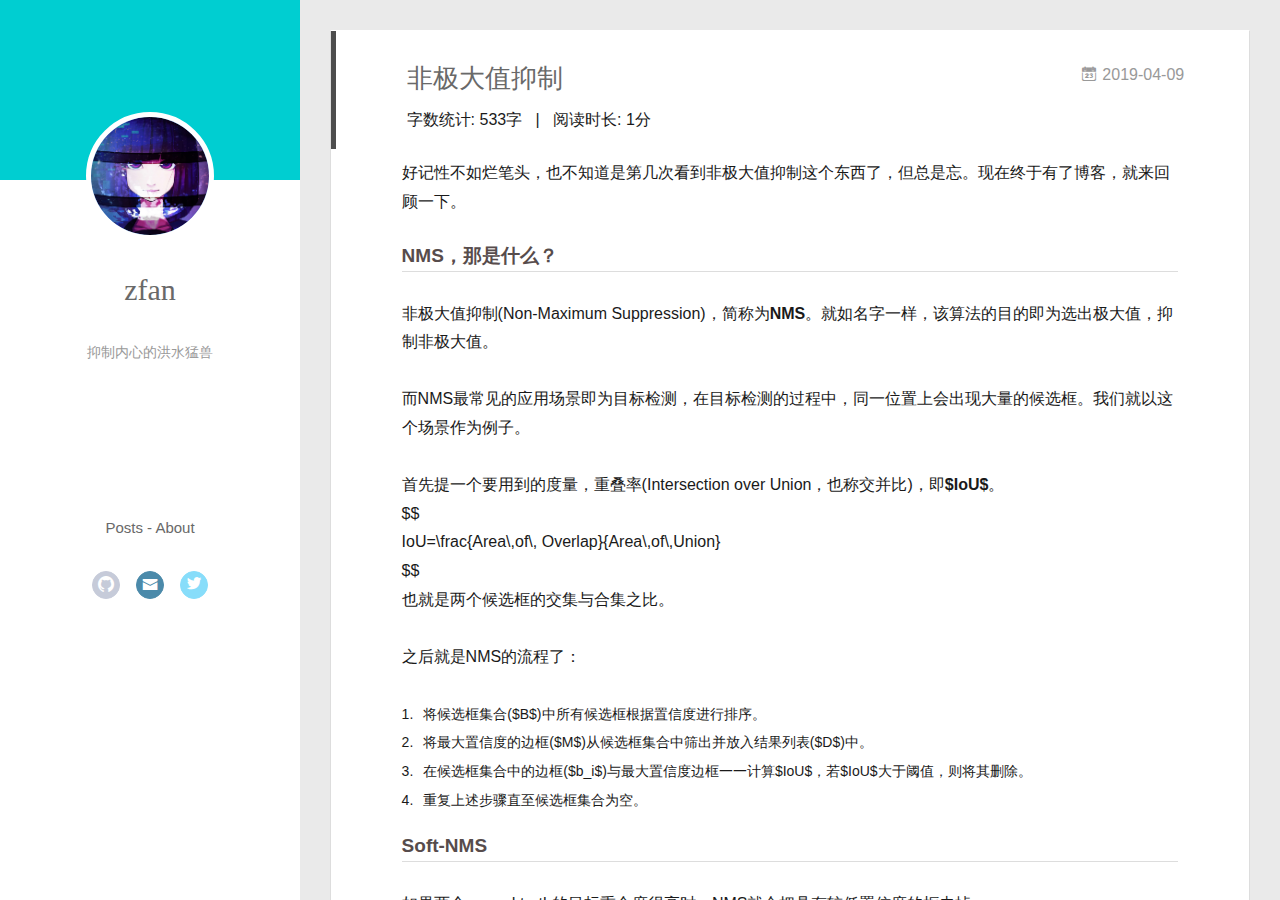
<file: 2019/04/09/非极大值抑制/index.html>
<!DOCTYPE html>
<html>
<head><meta name="generator" content="Hexo 3.8.0">
  <meta charset="utf-8">
  
  <meta name="renderer" content="webkit">
  <meta http-equiv="X-UA-Compatible" content="IE=edge">
  <link rel="dns-prefetch" href="http://puredark233.github.io">
  <title>非极大值抑制 | zfan&#39;s blog</title>
  <meta name="viewport" content="width=device-width, initial-scale=1, maximum-scale=1">
  <meta name="description" content="好记性不如烂笔头，也不知道是第几次看到非极大值抑制这个东西了，但总是忘。现在终于有了博客，就来回顾一下。">
<meta name="keywords" content="machine learning">
<meta property="og:type" content="article">
<meta property="og:title" content="非极大值抑制">
<meta property="og:url" content="http://puredark233.github.io/2019/04/09/非极大值抑制/index.html">
<meta property="og:site_name" content="zfan&#39;s blog">
<meta property="og:description" content="好记性不如烂笔头，也不知道是第几次看到非极大值抑制这个东西了，但总是忘。现在终于有了博客，就来回顾一下。">
<meta property="og:locale" content="default">
<meta property="og:updated_time" content="2019-04-09T07:54:23.561Z">
<meta name="twitter:card" content="summary">
<meta name="twitter:title" content="非极大值抑制">
<meta name="twitter:description" content="好记性不如烂笔头，也不知道是第几次看到非极大值抑制这个东西了，但总是忘。现在终于有了博客，就来回顾一下。">
  
    <link rel="alternative" href="/atom.xml" title="zfan&#39;s blog" type="application/atom+xml">
  
  
    <link rel="icon" href="/img/AnnaAvatar.jpg">
  
  <link rel="stylesheet" type="text/css" href="/./main.0cf68a.css">
  <style type="text/css">
  
    #container.show {
      background: linear-gradient(200deg,#ccc,#000);
    }
  </style>
  

  

</head>
</html>
<body>
  <div id="container" q-class="show:isCtnShow">
    <canvas id="anm-canvas" class="anm-canvas"></canvas>
    <div class="left-col" q-class="show:isShow">
      
<div class="overlay" style="background: #00CED1"></div>
<div class="intrude-less">
	<header id="header" class="inner">
		<a href="/" class="profilepic">
			<img src="/img/AnnaAvatar.jpg" class="js-avatar">
		</a>
		<hgroup>
		  <h1 class="header-author"><a href="/">zfan</a></h1>
		</hgroup>
		
		<p class="header-subtitle">抑制内心的洪水猛兽</p>
		

		<nav class="header-menu">
			<ul>
			
			</ul>
		</nav>
		<nav class="header-smart-menu">
    		
    			
    			<a q-on="click: openSlider(e, 'innerArchive')" href="javascript:void(0)">Posts</a>
    			
            
    			
            
    			
    			<a q-on="click: openSlider(e, 'aboutme')" href="javascript:void(0)">About</a>
    			
            
		</nav>
		<nav class="header-nav">
			<div class="social">
				
					<a class="github" target="_blank" href="https://github.com/PureDark233" title="github"><i class="icon-github"></i></a>
		        
					<a class="mail" target="_blank" href="mailto:zfan1998@foxmail.com" title="mail"><i class="icon-mail"></i></a>
		        
					<a class="twitter" target="_blank" href="https://twitter.com/puredark233" title="twitter"><i class="icon-twitter"></i></a>
		        
			</div>
		</nav>
	</header>		
</div>

    </div>
    <div class="mid-col" q-class="show:isShow,hide:isShow|isFalse">
      
<nav id="mobile-nav">
  	<div class="overlay js-overlay" style="background: #00CED1"></div>
	<div class="btnctn js-mobile-btnctn">
  		<div class="slider-trigger list" q-on="click: openSlider(e)"><i class="icon icon-sort"></i></div>
	</div>
	<div class="intrude-less">
		<header id="header" class="inner">
			<div class="profilepic">
				<img src="/img/AnnaAvatar.jpg" class="js-avatar">
			</div>
			<hgroup>
			  <h1 class="header-author js-header-author">zfan</h1>
			</hgroup>
			
			<p class="header-subtitle"><i class="icon icon-quo-left"></i>抑制内心的洪水猛兽<i class="icon icon-quo-right"></i></p>
			
			
			
			
			
			<nav class="header-nav">
				<div class="social">
					
						<a class="github" target="_blank" href="https://github.com/PureDark233" title="github"><i class="icon-github"></i></a>
			        
						<a class="mail" target="_blank" href="mailto:zfan1998@foxmail.com" title="mail"><i class="icon-mail"></i></a>
			        
						<a class="twitter" target="_blank" href="https://twitter.com/puredark233" title="twitter"><i class="icon-twitter"></i></a>
			        
				</div>
			</nav>

			<nav class="header-menu js-header-menu">
				<ul style="width: 50%">
				
				
				</ul>
			</nav>
		</header>				
	</div>
	<div class="mobile-mask" style="display:none" q-show="isShow"></div>
</nav>

      <div id="wrapper" class="body-wrap">
        <div class="menu-l">
          <div class="canvas-wrap">
            <canvas data-colors="#eaeaea" data-sectionHeight="100" data-contentId="js-content" id="myCanvas1" class="anm-canvas"></canvas>
          </div>
          <div id="js-content" class="content-ll">
            <article id="post-非极大值抑制" class="article article-type-post " itemscope itemprop="blogPost">
  <div class="article-inner">
    
      <header class="article-header">
        
  
    <h1 class="article-title" itemprop="name">
      非极大值抑制
    </h1>
  

        
        <a href="/2019/04/09/非极大值抑制/" class="archive-article-date">
  	<time datetime="2019-04-09T06:12:13.000Z" itemprop="datePublished"><i class="icon-calendar icon"></i>2019-04-09</time>
</a>
        
		
         <div style="margin-top:10px;">
    <span class="post-time">
      <span class="post-meta-item-icon">
        <i class="fa fa-keyboard-o"></i>
        <span class="post-meta-item-text">  字数统计: </span>
        <span class="post-count">533字</span>
      </span>
    </span>

    <span class="post-time">
      &nbsp; | &nbsp;
      <span class="post-meta-item-icon">
        <i class="fa fa-hourglass-half"></i>
        <span class="post-meta-item-text">  阅读时长: </span>
        <span class="post-count">1分</span>
      </span>
    </span>
</div>
         
      </header>
    
    <div class="article-entry" itemprop="articleBody">
      
        <p>好记性不如烂笔头，也不知道是第几次看到非极大值抑制这个东西了，但总是忘。现在终于有了博客，就来回顾一下。</p>
<a id="more"></a>
<h3 id="NMS，那是什么？"><a href="#NMS，那是什么？" class="headerlink" title="NMS，那是什么？"></a>NMS，那是什么？</h3><p>非极大值抑制(Non-Maximum Suppression)，简称为<strong>NMS</strong>。就如名字一样，该算法的目的即为选出极大值，抑制非极大值。</p>
<p>而NMS最常见的应用场景即为目标检测，在目标检测的过程中，同一位置上会出现大量的候选框。我们就以这个场景作为例子。</p>
<p>首先提一个要用到的度量，重叠率(Intersection over Union，也称交并比)，即<strong>$IoU$</strong>。<br>$$<br>IoU=\frac{Area\,of\, Overlap}{Area\,of\,Union}<br>$$<br>也就是两个候选框的交集与合集之比。</p>
<p>之后就是NMS的流程了：</p>
<ol>
<li>将候选框集合($B$)中所有候选框根据置信度进行排序。</li>
<li>将最大置信度的边框($M$)从候选框集合中筛出并放入结果列表($D$)中。</li>
<li>在候选框集合中的边框($b_i$)与最大置信度边框一一计算$IoU$，若$IoU$大于阈值，则将其删除。</li>
<li>重复上述步骤直至候选框集合为空。</li>
</ol>
<h3 id="Soft-NMS"><a href="#Soft-NMS" class="headerlink" title="Soft-NMS"></a>Soft-NMS</h3><p>如果两个ground truth的目标重合度很高时，NMS就会把具有较低置信度的框去掉。</p>
<p>Soft-NMS怎么解决这一问题呢？Soft-NMS相对与NMS的直接删除(hard)，转为降低该边框的置信度，也就是Soft的由来。</p>
<p>具体来说，Soft-NMS将$IoU$作为一个函数f()的输入，之后将f()与该边框的置信度相乘来重新计算置信度。</p>
<p>大部分实验采用的式子为：<br>$$<br>s_i=s_ie^{\frac{-IoU(M,b_i)^2}{\sigma}}, \forall b_i\notin D<br>$$<br>但是有时候使用Soft-NMS最终效果反而会变糟，具体情况具体分析吧。</p>
<h3 id="想法"><a href="#想法" class="headerlink" title="想法"></a>想法</h3><p>果然在机器学习中这种小的知识点层出不穷也是很让人烦恼啊。还是要多整理总结，才能真正的提高。</p>
<h3 id="参考"><a href="#参考" class="headerlink" title="参考"></a>参考</h3><ul>
<li><p>Soft NMS算法笔记：<a href="https://blog.csdn.net/u014380165/article/details/79502197" target="_blank" rel="noopener">https://blog.csdn.net/u014380165/article/details/79502197</a></p>
</li>
<li><p>非极大值抑制：<a href="https://www.cnblogs.com/makefile/p/nms.html" target="_blank" rel="noopener">https://www.cnblogs.com/makefile/p/nms.html</a></p>
</li>
</ul>

      
	  
		
		
		
		  <div>
			<blockquote>
				本作品采用
				<a rel="license" href="https://creativecommons.org/licenses/by-nc-sa/4.0/">知识共享署名-非商业性使用-相同方式共享 4.0 国际许可协议</a>
				进行许可。
				
			</blockquote>
		  </div>
		
      
    </div>
    <div class="article-info article-info-index">
      
      
	<div class="article-tag tagcloud">
		<i class="icon-price-tags icon"></i>
		<ul class="article-tag-list">
			 
        		<li class="article-tag-list-item">
        			<a href="javascript:void(0)" class="js-tag article-tag-list-link color2">machine learning</a>
        		</li>
      		
		</ul>
	</div>

      

      

      
      <div class="clearfix"></div>
    </div>
  </div>
</article>

  
<nav id="article-nav">
  
  
    <a href="/2019/04/04/机器学习中的性能度量指标/" id="article-nav-older" class="article-nav-link-wrap">
      <div class="article-nav-title">机器学习中的性能度量指标</div>
      <i class="icon-circle-right"></i>
    </a>
  
</nav>


<aside class="wrap-side-operation">
    <div class="mod-side-operation">
        
        <div class="jump-container" id="js-jump-container" style="display:none;">
            <a href="javascript:void(0)" class="mod-side-operation__jump-to-top">
                <i class="icon-font icon-back"></i>
            </a>
            <div id="js-jump-plan-container" class="jump-plan-container" style="top: -11px;">
                <i class="icon-font icon-plane jump-plane"></i>
            </div>
        </div>
        
        
    </div>
</aside>



  
  
  

  

  

  


          </div>
        </div>
      </div>
      <footer id="footer">
  <div class="outer">
    <div id="footer-info">
    	<div class="footer-left">
    		&copy; 2019 zfan
    	</div>
      	<div class="footer-right">
      		<a href="http://hexo.io/" target="_blank">Hexo</a>  Theme <a href="https://github.com/litten/hexo-theme-yilia" target="_blank">Yilia</a> by Litten
      	</div>
    </div>
  </div>
</footer>

    </div>
    <script>
	var yiliaConfig = {
		mathjax: true,
		isHome: false,
		isPost: true,
		isArchive: false,
		isTag: false,
		isCategory: false,
		open_in_new: false,
		toc_hide_index: true,
		root: "/",
		innerArchive: true,
		showTags: true
	}
</script>

<script>!function(t){function n(e){if(r[e])return r[e].exports;var i=r[e]={exports:{},id:e,loaded:!1};return t[e].call(i.exports,i,i.exports,n),i.loaded=!0,i.exports}var r={};n.m=t,n.c=r,n.p="./",n(0)}([function(t,n,r){r(195),t.exports=r(191)},function(t,n,r){var e=r(3),i=r(52),o=r(27),u=r(28),c=r(53),f="prototype",a=function(t,n,r){var s,l,h,v,p=t&a.F,d=t&a.G,y=t&a.S,g=t&a.P,b=t&a.B,m=d?e:y?e[n]||(e[n]={}):(e[n]||{})[f],x=d?i:i[n]||(i[n]={}),w=x[f]||(x[f]={});d&&(r=n);for(s in r)l=!p&&m&&void 0!==m[s],h=(l?m:r)[s],v=b&&l?c(h,e):g&&"function"==typeof h?c(Function.call,h):h,m&&u(m,s,h,t&a.U),x[s]!=h&&o(x,s,v),g&&w[s]!=h&&(w[s]=h)};e.core=i,a.F=1,a.G=2,a.S=4,a.P=8,a.B=16,a.W=32,a.U=64,a.R=128,t.exports=a},function(t,n,r){var e=r(6);t.exports=function(t){if(!e(t))throw TypeError(t+" is not an object!");return t}},function(t,n){var r=t.exports="undefined"!=typeof window&&window.Math==Math?window:"undefined"!=typeof self&&self.Math==Math?self:Function("return this")();"number"==typeof __g&&(__g=r)},function(t,n){t.exports=function(t){try{return!!t()}catch(t){return!0}}},function(t,n){var r=t.exports="undefined"!=typeof window&&window.Math==Math?window:"undefined"!=typeof self&&self.Math==Math?self:Function("return this")();"number"==typeof __g&&(__g=r)},function(t,n){t.exports=function(t){return"object"==typeof t?null!==t:"function"==typeof t}},function(t,n,r){var e=r(126)("wks"),i=r(76),o=r(3).Symbol,u="function"==typeof o;(t.exports=function(t){return e[t]||(e[t]=u&&o[t]||(u?o:i)("Symbol."+t))}).store=e},function(t,n){var r={}.hasOwnProperty;t.exports=function(t,n){return r.call(t,n)}},function(t,n,r){var e=r(94),i=r(33);t.exports=function(t){return e(i(t))}},function(t,n,r){t.exports=!r(4)(function(){return 7!=Object.defineProperty({},"a",{get:function(){return 7}}).a})},function(t,n,r){var e=r(2),i=r(167),o=r(50),u=Object.defineProperty;n.f=r(10)?Object.defineProperty:function(t,n,r){if(e(t),n=o(n,!0),e(r),i)try{return u(t,n,r)}catch(t){}if("get"in r||"set"in r)throw TypeError("Accessors not supported!");return"value"in r&&(t[n]=r.value),t}},function(t,n,r){t.exports=!r(18)(function(){return 7!=Object.defineProperty({},"a",{get:function(){return 7}}).a})},function(t,n,r){var e=r(14),i=r(22);t.exports=r(12)?function(t,n,r){return e.f(t,n,i(1,r))}:function(t,n,r){return t[n]=r,t}},function(t,n,r){var e=r(20),i=r(58),o=r(42),u=Object.defineProperty;n.f=r(12)?Object.defineProperty:function(t,n,r){if(e(t),n=o(n,!0),e(r),i)try{return u(t,n,r)}catch(t){}if("get"in r||"set"in r)throw TypeError("Accessors not supported!");return"value"in r&&(t[n]=r.value),t}},function(t,n,r){var e=r(40)("wks"),i=r(23),o=r(5).Symbol,u="function"==typeof o;(t.exports=function(t){return e[t]||(e[t]=u&&o[t]||(u?o:i)("Symbol."+t))}).store=e},function(t,n,r){var e=r(67),i=Math.min;t.exports=function(t){return t>0?i(e(t),9007199254740991):0}},function(t,n,r){var e=r(46);t.exports=function(t){return Object(e(t))}},function(t,n){t.exports=function(t){try{return!!t()}catch(t){return!0}}},function(t,n,r){var e=r(63),i=r(34);t.exports=Object.keys||function(t){return e(t,i)}},function(t,n,r){var e=r(21);t.exports=function(t){if(!e(t))throw TypeError(t+" is not an object!");return t}},function(t,n){t.exports=function(t){return"object"==typeof t?null!==t:"function"==typeof t}},function(t,n){t.exports=function(t,n){return{enumerable:!(1&t),configurable:!(2&t),writable:!(4&t),value:n}}},function(t,n){var r=0,e=Math.random();t.exports=function(t){return"Symbol(".concat(void 0===t?"":t,")_",(++r+e).toString(36))}},function(t,n){var r={}.hasOwnProperty;t.exports=function(t,n){return r.call(t,n)}},function(t,n){var r=t.exports={version:"2.4.0"};"number"==typeof __e&&(__e=r)},function(t,n){t.exports=function(t){if("function"!=typeof t)throw TypeError(t+" is not a function!");return t}},function(t,n,r){var e=r(11),i=r(66);t.exports=r(10)?function(t,n,r){return e.f(t,n,i(1,r))}:function(t,n,r){return t[n]=r,t}},function(t,n,r){var e=r(3),i=r(27),o=r(24),u=r(76)("src"),c="toString",f=Function[c],a=(""+f).split(c);r(52).inspectSource=function(t){return f.call(t)},(t.exports=function(t,n,r,c){var f="function"==typeof r;f&&(o(r,"name")||i(r,"name",n)),t[n]!==r&&(f&&(o(r,u)||i(r,u,t[n]?""+t[n]:a.join(String(n)))),t===e?t[n]=r:c?t[n]?t[n]=r:i(t,n,r):(delete t[n],i(t,n,r)))})(Function.prototype,c,function(){return"function"==typeof this&&this[u]||f.call(this)})},function(t,n,r){var e=r(1),i=r(4),o=r(46),u=function(t,n,r,e){var i=String(o(t)),u="<"+n;return""!==r&&(u+=" "+r+'="'+String(e).replace(/"/g,"&quot;")+'"'),u+">"+i+"</"+n+">"};t.exports=function(t,n){var r={};r[t]=n(u),e(e.P+e.F*i(function(){var n=""[t]('"');return n!==n.toLowerCase()||n.split('"').length>3}),"String",r)}},function(t,n,r){var e=r(115),i=r(46);t.exports=function(t){return e(i(t))}},function(t,n,r){var e=r(116),i=r(66),o=r(30),u=r(50),c=r(24),f=r(167),a=Object.getOwnPropertyDescriptor;n.f=r(10)?a:function(t,n){if(t=o(t),n=u(n,!0),f)try{return a(t,n)}catch(t){}if(c(t,n))return i(!e.f.call(t,n),t[n])}},function(t,n,r){var e=r(24),i=r(17),o=r(145)("IE_PROTO"),u=Object.prototype;t.exports=Object.getPrototypeOf||function(t){return t=i(t),e(t,o)?t[o]:"function"==typeof t.constructor&&t instanceof t.constructor?t.constructor.prototype:t instanceof Object?u:null}},function(t,n){t.exports=function(t){if(void 0==t)throw TypeError("Can't call method on  "+t);return t}},function(t,n){t.exports="constructor,hasOwnProperty,isPrototypeOf,propertyIsEnumerable,toLocaleString,toString,valueOf".split(",")},function(t,n){t.exports={}},function(t,n){t.exports=!0},function(t,n){n.f={}.propertyIsEnumerable},function(t,n,r){var e=r(14).f,i=r(8),o=r(15)("toStringTag");t.exports=function(t,n,r){t&&!i(t=r?t:t.prototype,o)&&e(t,o,{configurable:!0,value:n})}},function(t,n,r){var e=r(40)("keys"),i=r(23);t.exports=function(t){return e[t]||(e[t]=i(t))}},function(t,n,r){var e=r(5),i="__core-js_shared__",o=e[i]||(e[i]={});t.exports=function(t){return o[t]||(o[t]={})}},function(t,n){var r=Math.ceil,e=Math.floor;t.exports=function(t){return isNaN(t=+t)?0:(t>0?e:r)(t)}},function(t,n,r){var e=r(21);t.exports=function(t,n){if(!e(t))return t;var r,i;if(n&&"function"==typeof(r=t.toString)&&!e(i=r.call(t)))return i;if("function"==typeof(r=t.valueOf)&&!e(i=r.call(t)))return i;if(!n&&"function"==typeof(r=t.toString)&&!e(i=r.call(t)))return i;throw TypeError("Can't convert object to primitive value")}},function(t,n,r){var e=r(5),i=r(25),o=r(36),u=r(44),c=r(14).f;t.exports=function(t){var n=i.Symbol||(i.Symbol=o?{}:e.Symbol||{});"_"==t.charAt(0)||t in n||c(n,t,{value:u.f(t)})}},function(t,n,r){n.f=r(15)},function(t,n){var r={}.toString;t.exports=function(t){return r.call(t).slice(8,-1)}},function(t,n){t.exports=function(t){if(void 0==t)throw TypeError("Can't call method on  "+t);return t}},function(t,n,r){var e=r(4);t.exports=function(t,n){return!!t&&e(function(){n?t.call(null,function(){},1):t.call(null)})}},function(t,n,r){var e=r(53),i=r(115),o=r(17),u=r(16),c=r(203);t.exports=function(t,n){var r=1==t,f=2==t,a=3==t,s=4==t,l=6==t,h=5==t||l,v=n||c;return function(n,c,p){for(var d,y,g=o(n),b=i(g),m=e(c,p,3),x=u(b.length),w=0,S=r?v(n,x):f?v(n,0):void 0;x>w;w++)if((h||w in b)&&(d=b[w],y=m(d,w,g),t))if(r)S[w]=y;else if(y)switch(t){case 3:return!0;case 5:return d;case 6:return w;case 2:S.push(d)}else if(s)return!1;return l?-1:a||s?s:S}}},function(t,n,r){var e=r(1),i=r(52),o=r(4);t.exports=function(t,n){var r=(i.Object||{})[t]||Object[t],u={};u[t]=n(r),e(e.S+e.F*o(function(){r(1)}),"Object",u)}},function(t,n,r){var e=r(6);t.exports=function(t,n){if(!e(t))return t;var r,i;if(n&&"function"==typeof(r=t.toString)&&!e(i=r.call(t)))return i;if("function"==typeof(r=t.valueOf)&&!e(i=r.call(t)))return i;if(!n&&"function"==typeof(r=t.toString)&&!e(i=r.call(t)))return i;throw TypeError("Can't convert object to primitive value")}},function(t,n,r){var e=r(5),i=r(25),o=r(91),u=r(13),c="prototype",f=function(t,n,r){var a,s,l,h=t&f.F,v=t&f.G,p=t&f.S,d=t&f.P,y=t&f.B,g=t&f.W,b=v?i:i[n]||(i[n]={}),m=b[c],x=v?e:p?e[n]:(e[n]||{})[c];v&&(r=n);for(a in r)(s=!h&&x&&void 0!==x[a])&&a in b||(l=s?x[a]:r[a],b[a]=v&&"function"!=typeof x[a]?r[a]:y&&s?o(l,e):g&&x[a]==l?function(t){var n=function(n,r,e){if(this instanceof t){switch(arguments.length){case 0:return new t;case 1:return new t(n);case 2:return new t(n,r)}return new t(n,r,e)}return t.apply(this,arguments)};return n[c]=t[c],n}(l):d&&"function"==typeof l?o(Function.call,l):l,d&&((b.virtual||(b.virtual={}))[a]=l,t&f.R&&m&&!m[a]&&u(m,a,l)))};f.F=1,f.G=2,f.S=4,f.P=8,f.B=16,f.W=32,f.U=64,f.R=128,t.exports=f},function(t,n){var r=t.exports={version:"2.4.0"};"number"==typeof __e&&(__e=r)},function(t,n,r){var e=r(26);t.exports=function(t,n,r){if(e(t),void 0===n)return t;switch(r){case 1:return function(r){return t.call(n,r)};case 2:return function(r,e){return t.call(n,r,e)};case 3:return function(r,e,i){return t.call(n,r,e,i)}}return function(){return t.apply(n,arguments)}}},function(t,n,r){var e=r(183),i=r(1),o=r(126)("metadata"),u=o.store||(o.store=new(r(186))),c=function(t,n,r){var i=u.get(t);if(!i){if(!r)return;u.set(t,i=new e)}var o=i.get(n);if(!o){if(!r)return;i.set(n,o=new e)}return o},f=function(t,n,r){var e=c(n,r,!1);return void 0!==e&&e.has(t)},a=function(t,n,r){var e=c(n,r,!1);return void 0===e?void 0:e.get(t)},s=function(t,n,r,e){c(r,e,!0).set(t,n)},l=function(t,n){var r=c(t,n,!1),e=[];return r&&r.forEach(function(t,n){e.push(n)}),e},h=function(t){return void 0===t||"symbol"==typeof t?t:String(t)},v=function(t){i(i.S,"Reflect",t)};t.exports={store:u,map:c,has:f,get:a,set:s,keys:l,key:h,exp:v}},function(t,n,r){"use strict";if(r(10)){var e=r(69),i=r(3),o=r(4),u=r(1),c=r(127),f=r(152),a=r(53),s=r(68),l=r(66),h=r(27),v=r(73),p=r(67),d=r(16),y=r(75),g=r(50),b=r(24),m=r(180),x=r(114),w=r(6),S=r(17),_=r(137),O=r(70),E=r(32),P=r(71).f,j=r(154),F=r(76),M=r(7),A=r(48),N=r(117),T=r(146),I=r(155),k=r(80),L=r(123),R=r(74),C=r(130),D=r(160),U=r(11),W=r(31),G=U.f,B=W.f,V=i.RangeError,z=i.TypeError,q=i.Uint8Array,K="ArrayBuffer",J="Shared"+K,Y="BYTES_PER_ELEMENT",H="prototype",$=Array[H],X=f.ArrayBuffer,Q=f.DataView,Z=A(0),tt=A(2),nt=A(3),rt=A(4),et=A(5),it=A(6),ot=N(!0),ut=N(!1),ct=I.values,ft=I.keys,at=I.entries,st=$.lastIndexOf,lt=$.reduce,ht=$.reduceRight,vt=$.join,pt=$.sort,dt=$.slice,yt=$.toString,gt=$.toLocaleString,bt=M("iterator"),mt=M("toStringTag"),xt=F("typed_constructor"),wt=F("def_constructor"),St=c.CONSTR,_t=c.TYPED,Ot=c.VIEW,Et="Wrong length!",Pt=A(1,function(t,n){return Tt(T(t,t[wt]),n)}),jt=o(function(){return 1===new q(new Uint16Array([1]).buffer)[0]}),Ft=!!q&&!!q[H].set&&o(function(){new q(1).set({})}),Mt=function(t,n){if(void 0===t)throw z(Et);var r=+t,e=d(t);if(n&&!m(r,e))throw V(Et);return e},At=function(t,n){var r=p(t);if(r<0||r%n)throw V("Wrong offset!");return r},Nt=function(t){if(w(t)&&_t in t)return t;throw z(t+" is not a typed array!")},Tt=function(t,n){if(!(w(t)&&xt in t))throw z("It is not a typed array constructor!");return new t(n)},It=function(t,n){return kt(T(t,t[wt]),n)},kt=function(t,n){for(var r=0,e=n.length,i=Tt(t,e);e>r;)i[r]=n[r++];return i},Lt=function(t,n,r){G(t,n,{get:function(){return this._d[r]}})},Rt=function(t){var n,r,e,i,o,u,c=S(t),f=arguments.length,s=f>1?arguments[1]:void 0,l=void 0!==s,h=j(c);if(void 0!=h&&!_(h)){for(u=h.call(c),e=[],n=0;!(o=u.next()).done;n++)e.push(o.value);c=e}for(l&&f>2&&(s=a(s,arguments[2],2)),n=0,r=d(c.length),i=Tt(this,r);r>n;n++)i[n]=l?s(c[n],n):c[n];return i},Ct=function(){for(var t=0,n=arguments.length,r=Tt(this,n);n>t;)r[t]=arguments[t++];return r},Dt=!!q&&o(function(){gt.call(new q(1))}),Ut=function(){return gt.apply(Dt?dt.call(Nt(this)):Nt(this),arguments)},Wt={copyWithin:function(t,n){return D.call(Nt(this),t,n,arguments.length>2?arguments[2]:void 0)},every:function(t){return rt(Nt(this),t,arguments.length>1?arguments[1]:void 0)},fill:function(t){return C.apply(Nt(this),arguments)},filter:function(t){return It(this,tt(Nt(this),t,arguments.length>1?arguments[1]:void 0))},find:function(t){return et(Nt(this),t,arguments.length>1?arguments[1]:void 0)},findIndex:function(t){return it(Nt(this),t,arguments.length>1?arguments[1]:void 0)},forEach:function(t){Z(Nt(this),t,arguments.length>1?arguments[1]:void 0)},indexOf:function(t){return ut(Nt(this),t,arguments.length>1?arguments[1]:void 0)},includes:function(t){return ot(Nt(this),t,arguments.length>1?arguments[1]:void 0)},join:function(t){return vt.apply(Nt(this),arguments)},lastIndexOf:function(t){return st.apply(Nt(this),arguments)},map:function(t){return Pt(Nt(this),t,arguments.length>1?arguments[1]:void 0)},reduce:function(t){return lt.apply(Nt(this),arguments)},reduceRight:function(t){return ht.apply(Nt(this),arguments)},reverse:function(){for(var t,n=this,r=Nt(n).length,e=Math.floor(r/2),i=0;i<e;)t=n[i],n[i++]=n[--r],n[r]=t;return n},some:function(t){return nt(Nt(this),t,arguments.length>1?arguments[1]:void 0)},sort:function(t){return pt.call(Nt(this),t)},subarray:function(t,n){var r=Nt(this),e=r.length,i=y(t,e);return new(T(r,r[wt]))(r.buffer,r.byteOffset+i*r.BYTES_PER_ELEMENT,d((void 0===n?e:y(n,e))-i))}},Gt=function(t,n){return It(this,dt.call(Nt(this),t,n))},Bt=function(t){Nt(this);var n=At(arguments[1],1),r=this.length,e=S(t),i=d(e.length),o=0;if(i+n>r)throw V(Et);for(;o<i;)this[n+o]=e[o++]},Vt={entries:function(){return at.call(Nt(this))},keys:function(){return ft.call(Nt(this))},values:function(){return ct.call(Nt(this))}},zt=function(t,n){return w(t)&&t[_t]&&"symbol"!=typeof n&&n in t&&String(+n)==String(n)},qt=function(t,n){return zt(t,n=g(n,!0))?l(2,t[n]):B(t,n)},Kt=function(t,n,r){return!(zt(t,n=g(n,!0))&&w(r)&&b(r,"value"))||b(r,"get")||b(r,"set")||r.configurable||b(r,"writable")&&!r.writable||b(r,"enumerable")&&!r.enumerable?G(t,n,r):(t[n]=r.value,t)};St||(W.f=qt,U.f=Kt),u(u.S+u.F*!St,"Object",{getOwnPropertyDescriptor:qt,defineProperty:Kt}),o(function(){yt.call({})})&&(yt=gt=function(){return vt.call(this)});var Jt=v({},Wt);v(Jt,Vt),h(Jt,bt,Vt.values),v(Jt,{slice:Gt,set:Bt,constructor:function(){},toString:yt,toLocaleString:Ut}),Lt(Jt,"buffer","b"),Lt(Jt,"byteOffset","o"),Lt(Jt,"byteLength","l"),Lt(Jt,"length","e"),G(Jt,mt,{get:function(){return this[_t]}}),t.exports=function(t,n,r,f){f=!!f;var a=t+(f?"Clamped":"")+"Array",l="Uint8Array"!=a,v="get"+t,p="set"+t,y=i[a],g=y||{},b=y&&E(y),m=!y||!c.ABV,S={},_=y&&y[H],j=function(t,r){var e=t._d;return e.v[v](r*n+e.o,jt)},F=function(t,r,e){var i=t._d;f&&(e=(e=Math.round(e))<0?0:e>255?255:255&e),i.v[p](r*n+i.o,e,jt)},M=function(t,n){G(t,n,{get:function(){return j(this,n)},set:function(t){return F(this,n,t)},enumerable:!0})};m?(y=r(function(t,r,e,i){s(t,y,a,"_d");var o,u,c,f,l=0,v=0;if(w(r)){if(!(r instanceof X||(f=x(r))==K||f==J))return _t in r?kt(y,r):Rt.call(y,r);o=r,v=At(e,n);var p=r.byteLength;if(void 0===i){if(p%n)throw V(Et);if((u=p-v)<0)throw V(Et)}else if((u=d(i)*n)+v>p)throw V(Et);c=u/n}else c=Mt(r,!0),u=c*n,o=new X(u);for(h(t,"_d",{b:o,o:v,l:u,e:c,v:new Q(o)});l<c;)M(t,l++)}),_=y[H]=O(Jt),h(_,"constructor",y)):L(function(t){new y(null),new y(t)},!0)||(y=r(function(t,r,e,i){s(t,y,a);var o;return w(r)?r instanceof X||(o=x(r))==K||o==J?void 0!==i?new g(r,At(e,n),i):void 0!==e?new g(r,At(e,n)):new g(r):_t in r?kt(y,r):Rt.call(y,r):new g(Mt(r,l))}),Z(b!==Function.prototype?P(g).concat(P(b)):P(g),function(t){t in y||h(y,t,g[t])}),y[H]=_,e||(_.constructor=y));var A=_[bt],N=!!A&&("values"==A.name||void 0==A.name),T=Vt.values;h(y,xt,!0),h(_,_t,a),h(_,Ot,!0),h(_,wt,y),(f?new y(1)[mt]==a:mt in _)||G(_,mt,{get:function(){return a}}),S[a]=y,u(u.G+u.W+u.F*(y!=g),S),u(u.S,a,{BYTES_PER_ELEMENT:n,from:Rt,of:Ct}),Y in _||h(_,Y,n),u(u.P,a,Wt),R(a),u(u.P+u.F*Ft,a,{set:Bt}),u(u.P+u.F*!N,a,Vt),u(u.P+u.F*(_.toString!=yt),a,{toString:yt}),u(u.P+u.F*o(function(){new y(1).slice()}),a,{slice:Gt}),u(u.P+u.F*(o(function(){return[1,2].toLocaleString()!=new y([1,2]).toLocaleString()})||!o(function(){_.toLocaleString.call([1,2])})),a,{toLocaleString:Ut}),k[a]=N?A:T,e||N||h(_,bt,T)}}else t.exports=function(){}},function(t,n){var r={}.toString;t.exports=function(t){return r.call(t).slice(8,-1)}},function(t,n,r){var e=r(21),i=r(5).document,o=e(i)&&e(i.createElement);t.exports=function(t){return o?i.createElement(t):{}}},function(t,n,r){t.exports=!r(12)&&!r(18)(function(){return 7!=Object.defineProperty(r(57)("div"),"a",{get:function(){return 7}}).a})},function(t,n,r){"use strict";var e=r(36),i=r(51),o=r(64),u=r(13),c=r(8),f=r(35),a=r(96),s=r(38),l=r(103),h=r(15)("iterator"),v=!([].keys&&"next"in[].keys()),p="keys",d="values",y=function(){return this};t.exports=function(t,n,r,g,b,m,x){a(r,n,g);var w,S,_,O=function(t){if(!v&&t in F)return F[t];switch(t){case p:case d:return function(){return new r(this,t)}}return function(){return new r(this,t)}},E=n+" Iterator",P=b==d,j=!1,F=t.prototype,M=F[h]||F["@@iterator"]||b&&F[b],A=M||O(b),N=b?P?O("entries"):A:void 0,T="Array"==n?F.entries||M:M;if(T&&(_=l(T.call(new t)))!==Object.prototype&&(s(_,E,!0),e||c(_,h)||u(_,h,y)),P&&M&&M.name!==d&&(j=!0,A=function(){return M.call(this)}),e&&!x||!v&&!j&&F[h]||u(F,h,A),f[n]=A,f[E]=y,b)if(w={values:P?A:O(d),keys:m?A:O(p),entries:N},x)for(S in w)S in F||o(F,S,w[S]);else i(i.P+i.F*(v||j),n,w);return w}},function(t,n,r){var e=r(20),i=r(100),o=r(34),u=r(39)("IE_PROTO"),c=function(){},f="prototype",a=function(){var t,n=r(57)("iframe"),e=o.length;for(n.style.display="none",r(93).appendChild(n),n.src="javascript:",t=n.contentWindow.document,t.open(),t.write("<script>document.F=Object<\/script>"),t.close(),a=t.F;e--;)delete a[f][o[e]];return a()};t.exports=Object.create||function(t,n){var r;return null!==t?(c[f]=e(t),r=new c,c[f]=null,r[u]=t):r=a(),void 0===n?r:i(r,n)}},function(t,n,r){var e=r(63),i=r(34).concat("length","prototype");n.f=Object.getOwnPropertyNames||function(t){return e(t,i)}},function(t,n){n.f=Object.getOwnPropertySymbols},function(t,n,r){var e=r(8),i=r(9),o=r(90)(!1),u=r(39)("IE_PROTO");t.exports=function(t,n){var r,c=i(t),f=0,a=[];for(r in c)r!=u&&e(c,r)&&a.push(r);for(;n.length>f;)e(c,r=n[f++])&&(~o(a,r)||a.push(r));return a}},function(t,n,r){t.exports=r(13)},function(t,n,r){var e=r(76)("meta"),i=r(6),o=r(24),u=r(11).f,c=0,f=Object.isExtensible||function(){return!0},a=!r(4)(function(){return f(Object.preventExtensions({}))}),s=function(t){u(t,e,{value:{i:"O"+ ++c,w:{}}})},l=function(t,n){if(!i(t))return"symbol"==typeof t?t:("string"==typeof t?"S":"P")+t;if(!o(t,e)){if(!f(t))return"F";if(!n)return"E";s(t)}return t[e].i},h=function(t,n){if(!o(t,e)){if(!f(t))return!0;if(!n)return!1;s(t)}return t[e].w},v=function(t){return a&&p.NEED&&f(t)&&!o(t,e)&&s(t),t},p=t.exports={KEY:e,NEED:!1,fastKey:l,getWeak:h,onFreeze:v}},function(t,n){t.exports=function(t,n){return{enumerable:!(1&t),configurable:!(2&t),writable:!(4&t),value:n}}},function(t,n){var r=Math.ceil,e=Math.floor;t.exports=function(t){return isNaN(t=+t)?0:(t>0?e:r)(t)}},function(t,n){t.exports=function(t,n,r,e){if(!(t instanceof n)||void 0!==e&&e in t)throw TypeError(r+": incorrect invocation!");return t}},function(t,n){t.exports=!1},function(t,n,r){var e=r(2),i=r(173),o=r(133),u=r(145)("IE_PROTO"),c=function(){},f="prototype",a=function(){var t,n=r(132)("iframe"),e=o.length;for(n.style.display="none",r(135).appendChild(n),n.src="javascript:",t=n.contentWindow.document,t.open(),t.write("<script>document.F=Object<\/script>"),t.close(),a=t.F;e--;)delete a[f][o[e]];return a()};t.exports=Object.create||function(t,n){var r;return null!==t?(c[f]=e(t),r=new c,c[f]=null,r[u]=t):r=a(),void 0===n?r:i(r,n)}},function(t,n,r){var e=r(175),i=r(133).concat("length","prototype");n.f=Object.getOwnPropertyNames||function(t){return e(t,i)}},function(t,n,r){var e=r(175),i=r(133);t.exports=Object.keys||function(t){return e(t,i)}},function(t,n,r){var e=r(28);t.exports=function(t,n,r){for(var i in n)e(t,i,n[i],r);return t}},function(t,n,r){"use strict";var e=r(3),i=r(11),o=r(10),u=r(7)("species");t.exports=function(t){var n=e[t];o&&n&&!n[u]&&i.f(n,u,{configurable:!0,get:function(){return this}})}},function(t,n,r){var e=r(67),i=Math.max,o=Math.min;t.exports=function(t,n){return t=e(t),t<0?i(t+n,0):o(t,n)}},function(t,n){var r=0,e=Math.random();t.exports=function(t){return"Symbol(".concat(void 0===t?"":t,")_",(++r+e).toString(36))}},function(t,n,r){var e=r(33);t.exports=function(t){return Object(e(t))}},function(t,n,r){var e=r(7)("unscopables"),i=Array.prototype;void 0==i[e]&&r(27)(i,e,{}),t.exports=function(t){i[e][t]=!0}},function(t,n,r){var e=r(53),i=r(169),o=r(137),u=r(2),c=r(16),f=r(154),a={},s={},n=t.exports=function(t,n,r,l,h){var v,p,d,y,g=h?function(){return t}:f(t),b=e(r,l,n?2:1),m=0;if("function"!=typeof g)throw TypeError(t+" is not iterable!");if(o(g)){for(v=c(t.length);v>m;m++)if((y=n?b(u(p=t[m])[0],p[1]):b(t[m]))===a||y===s)return y}else for(d=g.call(t);!(p=d.next()).done;)if((y=i(d,b,p.value,n))===a||y===s)return y};n.BREAK=a,n.RETURN=s},function(t,n){t.exports={}},function(t,n,r){var e=r(11).f,i=r(24),o=r(7)("toStringTag");t.exports=function(t,n,r){t&&!i(t=r?t:t.prototype,o)&&e(t,o,{configurable:!0,value:n})}},function(t,n,r){var e=r(1),i=r(46),o=r(4),u=r(150),c="["+u+"]",f="​",a=RegExp("^"+c+c+"*"),s=RegExp(c+c+"*$"),l=function(t,n,r){var i={},c=o(function(){return!!u[t]()||f[t]()!=f}),a=i[t]=c?n(h):u[t];r&&(i[r]=a),e(e.P+e.F*c,"String",i)},h=l.trim=function(t,n){return t=String(i(t)),1&n&&(t=t.replace(a,"")),2&n&&(t=t.replace(s,"")),t};t.exports=l},function(t,n,r){t.exports={default:r(86),__esModule:!0}},function(t,n,r){t.exports={default:r(87),__esModule:!0}},function(t,n,r){"use strict";function e(t){return t&&t.__esModule?t:{default:t}}n.__esModule=!0;var i=r(84),o=e(i),u=r(83),c=e(u),f="function"==typeof c.default&&"symbol"==typeof o.default?function(t){return typeof t}:function(t){return t&&"function"==typeof c.default&&t.constructor===c.default&&t!==c.default.prototype?"symbol":typeof t};n.default="function"==typeof c.default&&"symbol"===f(o.default)?function(t){return void 0===t?"undefined":f(t)}:function(t){return t&&"function"==typeof c.default&&t.constructor===c.default&&t!==c.default.prototype?"symbol":void 0===t?"undefined":f(t)}},function(t,n,r){r(110),r(108),r(111),r(112),t.exports=r(25).Symbol},function(t,n,r){r(109),r(113),t.exports=r(44).f("iterator")},function(t,n){t.exports=function(t){if("function"!=typeof t)throw TypeError(t+" is not a function!");return t}},function(t,n){t.exports=function(){}},function(t,n,r){var e=r(9),i=r(106),o=r(105);t.exports=function(t){return function(n,r,u){var c,f=e(n),a=i(f.length),s=o(u,a);if(t&&r!=r){for(;a>s;)if((c=f[s++])!=c)return!0}else for(;a>s;s++)if((t||s in f)&&f[s]===r)return t||s||0;return!t&&-1}}},function(t,n,r){var e=r(88);t.exports=function(t,n,r){if(e(t),void 0===n)return t;switch(r){case 1:return function(r){return t.call(n,r)};case 2:return function(r,e){return t.call(n,r,e)};case 3:return function(r,e,i){return t.call(n,r,e,i)}}return function(){return t.apply(n,arguments)}}},function(t,n,r){var e=r(19),i=r(62),o=r(37);t.exports=function(t){var n=e(t),r=i.f;if(r)for(var u,c=r(t),f=o.f,a=0;c.length>a;)f.call(t,u=c[a++])&&n.push(u);return n}},function(t,n,r){t.exports=r(5).document&&document.documentElement},function(t,n,r){var e=r(56);t.exports=Object("z").propertyIsEnumerable(0)?Object:function(t){return"String"==e(t)?t.split(""):Object(t)}},function(t,n,r){var e=r(56);t.exports=Array.isArray||function(t){return"Array"==e(t)}},function(t,n,r){"use strict";var e=r(60),i=r(22),o=r(38),u={};r(13)(u,r(15)("iterator"),function(){return this}),t.exports=function(t,n,r){t.prototype=e(u,{next:i(1,r)}),o(t,n+" Iterator")}},function(t,n){t.exports=function(t,n){return{value:n,done:!!t}}},function(t,n,r){var e=r(19),i=r(9);t.exports=function(t,n){for(var r,o=i(t),u=e(o),c=u.length,f=0;c>f;)if(o[r=u[f++]]===n)return r}},function(t,n,r){var e=r(23)("meta"),i=r(21),o=r(8),u=r(14).f,c=0,f=Object.isExtensible||function(){return!0},a=!r(18)(function(){return f(Object.preventExtensions({}))}),s=function(t){u(t,e,{value:{i:"O"+ ++c,w:{}}})},l=function(t,n){if(!i(t))return"symbol"==typeof t?t:("string"==typeof t?"S":"P")+t;if(!o(t,e)){if(!f(t))return"F";if(!n)return"E";s(t)}return t[e].i},h=function(t,n){if(!o(t,e)){if(!f(t))return!0;if(!n)return!1;s(t)}return t[e].w},v=function(t){return a&&p.NEED&&f(t)&&!o(t,e)&&s(t),t},p=t.exports={KEY:e,NEED:!1,fastKey:l,getWeak:h,onFreeze:v}},function(t,n,r){var e=r(14),i=r(20),o=r(19);t.exports=r(12)?Object.defineProperties:function(t,n){i(t);for(var r,u=o(n),c=u.length,f=0;c>f;)e.f(t,r=u[f++],n[r]);return t}},function(t,n,r){var e=r(37),i=r(22),o=r(9),u=r(42),c=r(8),f=r(58),a=Object.getOwnPropertyDescriptor;n.f=r(12)?a:function(t,n){if(t=o(t),n=u(n,!0),f)try{return a(t,n)}catch(t){}if(c(t,n))return i(!e.f.call(t,n),t[n])}},function(t,n,r){var e=r(9),i=r(61).f,o={}.toString,u="object"==typeof window&&window&&Object.getOwnPropertyNames?Object.getOwnPropertyNames(window):[],c=function(t){try{return i(t)}catch(t){return u.slice()}};t.exports.f=function(t){return u&&"[object Window]"==o.call(t)?c(t):i(e(t))}},function(t,n,r){var e=r(8),i=r(77),o=r(39)("IE_PROTO"),u=Object.prototype;t.exports=Object.getPrototypeOf||function(t){return t=i(t),e(t,o)?t[o]:"function"==typeof t.constructor&&t instanceof t.constructor?t.constructor.prototype:t instanceof Object?u:null}},function(t,n,r){var e=r(41),i=r(33);t.exports=function(t){return function(n,r){var o,u,c=String(i(n)),f=e(r),a=c.length;return f<0||f>=a?t?"":void 0:(o=c.charCodeAt(f),o<55296||o>56319||f+1===a||(u=c.charCodeAt(f+1))<56320||u>57343?t?c.charAt(f):o:t?c.slice(f,f+2):u-56320+(o-55296<<10)+65536)}}},function(t,n,r){var e=r(41),i=Math.max,o=Math.min;t.exports=function(t,n){return t=e(t),t<0?i(t+n,0):o(t,n)}},function(t,n,r){var e=r(41),i=Math.min;t.exports=function(t){return t>0?i(e(t),9007199254740991):0}},function(t,n,r){"use strict";var e=r(89),i=r(97),o=r(35),u=r(9);t.exports=r(59)(Array,"Array",function(t,n){this._t=u(t),this._i=0,this._k=n},function(){var t=this._t,n=this._k,r=this._i++;return!t||r>=t.length?(this._t=void 0,i(1)):"keys"==n?i(0,r):"values"==n?i(0,t[r]):i(0,[r,t[r]])},"values"),o.Arguments=o.Array,e("keys"),e("values"),e("entries")},function(t,n){},function(t,n,r){"use strict";var e=r(104)(!0);r(59)(String,"String",function(t){this._t=String(t),this._i=0},function(){var t,n=this._t,r=this._i;return r>=n.length?{value:void 0,done:!0}:(t=e(n,r),this._i+=t.length,{value:t,done:!1})})},function(t,n,r){"use strict";var e=r(5),i=r(8),o=r(12),u=r(51),c=r(64),f=r(99).KEY,a=r(18),s=r(40),l=r(38),h=r(23),v=r(15),p=r(44),d=r(43),y=r(98),g=r(92),b=r(95),m=r(20),x=r(9),w=r(42),S=r(22),_=r(60),O=r(102),E=r(101),P=r(14),j=r(19),F=E.f,M=P.f,A=O.f,N=e.Symbol,T=e.JSON,I=T&&T.stringify,k="prototype",L=v("_hidden"),R=v("toPrimitive"),C={}.propertyIsEnumerable,D=s("symbol-registry"),U=s("symbols"),W=s("op-symbols"),G=Object[k],B="function"==typeof N,V=e.QObject,z=!V||!V[k]||!V[k].findChild,q=o&&a(function(){return 7!=_(M({},"a",{get:function(){return M(this,"a",{value:7}).a}})).a})?function(t,n,r){var e=F(G,n);e&&delete G[n],M(t,n,r),e&&t!==G&&M(G,n,e)}:M,K=function(t){var n=U[t]=_(N[k]);return n._k=t,n},J=B&&"symbol"==typeof N.iterator?function(t){return"symbol"==typeof t}:function(t){return t instanceof N},Y=function(t,n,r){return t===G&&Y(W,n,r),m(t),n=w(n,!0),m(r),i(U,n)?(r.enumerable?(i(t,L)&&t[L][n]&&(t[L][n]=!1),r=_(r,{enumerable:S(0,!1)})):(i(t,L)||M(t,L,S(1,{})),t[L][n]=!0),q(t,n,r)):M(t,n,r)},H=function(t,n){m(t);for(var r,e=g(n=x(n)),i=0,o=e.length;o>i;)Y(t,r=e[i++],n[r]);return t},$=function(t,n){return void 0===n?_(t):H(_(t),n)},X=function(t){var n=C.call(this,t=w(t,!0));return!(this===G&&i(U,t)&&!i(W,t))&&(!(n||!i(this,t)||!i(U,t)||i(this,L)&&this[L][t])||n)},Q=function(t,n){if(t=x(t),n=w(n,!0),t!==G||!i(U,n)||i(W,n)){var r=F(t,n);return!r||!i(U,n)||i(t,L)&&t[L][n]||(r.enumerable=!0),r}},Z=function(t){for(var n,r=A(x(t)),e=[],o=0;r.length>o;)i(U,n=r[o++])||n==L||n==f||e.push(n);return e},tt=function(t){for(var n,r=t===G,e=A(r?W:x(t)),o=[],u=0;e.length>u;)!i(U,n=e[u++])||r&&!i(G,n)||o.push(U[n]);return o};B||(N=function(){if(this instanceof N)throw TypeError("Symbol is not a constructor!");var t=h(arguments.length>0?arguments[0]:void 0),n=function(r){this===G&&n.call(W,r),i(this,L)&&i(this[L],t)&&(this[L][t]=!1),q(this,t,S(1,r))};return o&&z&&q(G,t,{configurable:!0,set:n}),K(t)},c(N[k],"toString",function(){return this._k}),E.f=Q,P.f=Y,r(61).f=O.f=Z,r(37).f=X,r(62).f=tt,o&&!r(36)&&c(G,"propertyIsEnumerable",X,!0),p.f=function(t){return K(v(t))}),u(u.G+u.W+u.F*!B,{Symbol:N});for(var nt="hasInstance,isConcatSpreadable,iterator,match,replace,search,species,split,toPrimitive,toStringTag,unscopables".split(","),rt=0;nt.length>rt;)v(nt[rt++]);for(var nt=j(v.store),rt=0;nt.length>rt;)d(nt[rt++]);u(u.S+u.F*!B,"Symbol",{for:function(t){return i(D,t+="")?D[t]:D[t]=N(t)},keyFor:function(t){if(J(t))return y(D,t);throw TypeError(t+" is not a symbol!")},useSetter:function(){z=!0},useSimple:function(){z=!1}}),u(u.S+u.F*!B,"Object",{create:$,defineProperty:Y,defineProperties:H,getOwnPropertyDescriptor:Q,getOwnPropertyNames:Z,getOwnPropertySymbols:tt}),T&&u(u.S+u.F*(!B||a(function(){var t=N();return"[null]"!=I([t])||"{}"!=I({a:t})||"{}"!=I(Object(t))})),"JSON",{stringify:function(t){if(void 0!==t&&!J(t)){for(var n,r,e=[t],i=1;arguments.length>i;)e.push(arguments[i++]);return n=e[1],"function"==typeof n&&(r=n),!r&&b(n)||(n=function(t,n){if(r&&(n=r.call(this,t,n)),!J(n))return n}),e[1]=n,I.apply(T,e)}}}),N[k][R]||r(13)(N[k],R,N[k].valueOf),l(N,"Symbol"),l(Math,"Math",!0),l(e.JSON,"JSON",!0)},function(t,n,r){r(43)("asyncIterator")},function(t,n,r){r(43)("observable")},function(t,n,r){r(107);for(var e=r(5),i=r(13),o=r(35),u=r(15)("toStringTag"),c=["NodeList","DOMTokenList","MediaList","StyleSheetList","CSSRuleList"],f=0;f<5;f++){var a=c[f],s=e[a],l=s&&s.prototype;l&&!l[u]&&i(l,u,a),o[a]=o.Array}},function(t,n,r){var e=r(45),i=r(7)("toStringTag"),o="Arguments"==e(function(){return arguments}()),u=function(t,n){try{return t[n]}catch(t){}};t.exports=function(t){var n,r,c;return void 0===t?"Undefined":null===t?"Null":"string"==typeof(r=u(n=Object(t),i))?r:o?e(n):"Object"==(c=e(n))&&"function"==typeof n.callee?"Arguments":c}},function(t,n,r){var e=r(45);t.exports=Object("z").propertyIsEnumerable(0)?Object:function(t){return"String"==e(t)?t.split(""):Object(t)}},function(t,n){n.f={}.propertyIsEnumerable},function(t,n,r){var e=r(30),i=r(16),o=r(75);t.exports=function(t){return function(n,r,u){var c,f=e(n),a=i(f.length),s=o(u,a);if(t&&r!=r){for(;a>s;)if((c=f[s++])!=c)return!0}else for(;a>s;s++)if((t||s in f)&&f[s]===r)return t||s||0;return!t&&-1}}},function(t,n,r){"use strict";var e=r(3),i=r(1),o=r(28),u=r(73),c=r(65),f=r(79),a=r(68),s=r(6),l=r(4),h=r(123),v=r(81),p=r(136);t.exports=function(t,n,r,d,y,g){var b=e[t],m=b,x=y?"set":"add",w=m&&m.prototype,S={},_=function(t){var n=w[t];o(w,t,"delete"==t?function(t){return!(g&&!s(t))&&n.call(this,0===t?0:t)}:"has"==t?function(t){return!(g&&!s(t))&&n.call(this,0===t?0:t)}:"get"==t?function(t){return g&&!s(t)?void 0:n.call(this,0===t?0:t)}:"add"==t?function(t){return n.call(this,0===t?0:t),this}:function(t,r){return n.call(this,0===t?0:t,r),this})};if("function"==typeof m&&(g||w.forEach&&!l(function(){(new m).entries().next()}))){var O=new m,E=O[x](g?{}:-0,1)!=O,P=l(function(){O.has(1)}),j=h(function(t){new m(t)}),F=!g&&l(function(){for(var t=new m,n=5;n--;)t[x](n,n);return!t.has(-0)});j||(m=n(function(n,r){a(n,m,t);var e=p(new b,n,m);return void 0!=r&&f(r,y,e[x],e),e}),m.prototype=w,w.constructor=m),(P||F)&&(_("delete"),_("has"),y&&_("get")),(F||E)&&_(x),g&&w.clear&&delete w.clear}else m=d.getConstructor(n,t,y,x),u(m.prototype,r),c.NEED=!0;return v(m,t),S[t]=m,i(i.G+i.W+i.F*(m!=b),S),g||d.setStrong(m,t,y),m}},function(t,n,r){"use strict";var e=r(27),i=r(28),o=r(4),u=r(46),c=r(7);t.exports=function(t,n,r){var f=c(t),a=r(u,f,""[t]),s=a[0],l=a[1];o(function(){var n={};return n[f]=function(){return 7},7!=""[t](n)})&&(i(String.prototype,t,s),e(RegExp.prototype,f,2==n?function(t,n){return l.call(t,this,n)}:function(t){return l.call(t,this)}))}
},function(t,n,r){"use strict";var e=r(2);t.exports=function(){var t=e(this),n="";return t.global&&(n+="g"),t.ignoreCase&&(n+="i"),t.multiline&&(n+="m"),t.unicode&&(n+="u"),t.sticky&&(n+="y"),n}},function(t,n){t.exports=function(t,n,r){var e=void 0===r;switch(n.length){case 0:return e?t():t.call(r);case 1:return e?t(n[0]):t.call(r,n[0]);case 2:return e?t(n[0],n[1]):t.call(r,n[0],n[1]);case 3:return e?t(n[0],n[1],n[2]):t.call(r,n[0],n[1],n[2]);case 4:return e?t(n[0],n[1],n[2],n[3]):t.call(r,n[0],n[1],n[2],n[3])}return t.apply(r,n)}},function(t,n,r){var e=r(6),i=r(45),o=r(7)("match");t.exports=function(t){var n;return e(t)&&(void 0!==(n=t[o])?!!n:"RegExp"==i(t))}},function(t,n,r){var e=r(7)("iterator"),i=!1;try{var o=[7][e]();o.return=function(){i=!0},Array.from(o,function(){throw 2})}catch(t){}t.exports=function(t,n){if(!n&&!i)return!1;var r=!1;try{var o=[7],u=o[e]();u.next=function(){return{done:r=!0}},o[e]=function(){return u},t(o)}catch(t){}return r}},function(t,n,r){t.exports=r(69)||!r(4)(function(){var t=Math.random();__defineSetter__.call(null,t,function(){}),delete r(3)[t]})},function(t,n){n.f=Object.getOwnPropertySymbols},function(t,n,r){var e=r(3),i="__core-js_shared__",o=e[i]||(e[i]={});t.exports=function(t){return o[t]||(o[t]={})}},function(t,n,r){for(var e,i=r(3),o=r(27),u=r(76),c=u("typed_array"),f=u("view"),a=!(!i.ArrayBuffer||!i.DataView),s=a,l=0,h="Int8Array,Uint8Array,Uint8ClampedArray,Int16Array,Uint16Array,Int32Array,Uint32Array,Float32Array,Float64Array".split(",");l<9;)(e=i[h[l++]])?(o(e.prototype,c,!0),o(e.prototype,f,!0)):s=!1;t.exports={ABV:a,CONSTR:s,TYPED:c,VIEW:f}},function(t,n){"use strict";var r={versions:function(){var t=window.navigator.userAgent;return{trident:t.indexOf("Trident")>-1,presto:t.indexOf("Presto")>-1,webKit:t.indexOf("AppleWebKit")>-1,gecko:t.indexOf("Gecko")>-1&&-1==t.indexOf("KHTML"),mobile:!!t.match(/AppleWebKit.*Mobile.*/),ios:!!t.match(/\(i[^;]+;( U;)? CPU.+Mac OS X/),android:t.indexOf("Android")>-1||t.indexOf("Linux")>-1,iPhone:t.indexOf("iPhone")>-1||t.indexOf("Mac")>-1,iPad:t.indexOf("iPad")>-1,webApp:-1==t.indexOf("Safari"),weixin:-1==t.indexOf("MicroMessenger")}}()};t.exports=r},function(t,n,r){"use strict";var e=r(85),i=function(t){return t&&t.__esModule?t:{default:t}}(e),o=function(){function t(t,n,e){return n||e?String.fromCharCode(n||e):r[t]||t}function n(t){return e[t]}var r={"&quot;":'"',"&lt;":"<","&gt;":">","&amp;":"&","&nbsp;":" "},e={};for(var u in r)e[r[u]]=u;return r["&apos;"]="'",e["'"]="&#39;",{encode:function(t){return t?(""+t).replace(/['<> "&]/g,n).replace(/\r?\n/g,"<br/>").replace(/\s/g,"&nbsp;"):""},decode:function(n){return n?(""+n).replace(/<br\s*\/?>/gi,"\n").replace(/&quot;|&lt;|&gt;|&amp;|&nbsp;|&apos;|&#(\d+);|&#(\d+)/g,t).replace(/\u00a0/g," "):""},encodeBase16:function(t){if(!t)return t;t+="";for(var n=[],r=0,e=t.length;e>r;r++)n.push(t.charCodeAt(r).toString(16).toUpperCase());return n.join("")},encodeBase16forJSON:function(t){if(!t)return t;t=t.replace(/[\u4E00-\u9FBF]/gi,function(t){return escape(t).replace("%u","\\u")});for(var n=[],r=0,e=t.length;e>r;r++)n.push(t.charCodeAt(r).toString(16).toUpperCase());return n.join("")},decodeBase16:function(t){if(!t)return t;t+="";for(var n=[],r=0,e=t.length;e>r;r+=2)n.push(String.fromCharCode("0x"+t.slice(r,r+2)));return n.join("")},encodeObject:function(t){if(t instanceof Array)for(var n=0,r=t.length;r>n;n++)t[n]=o.encodeObject(t[n]);else if("object"==(void 0===t?"undefined":(0,i.default)(t)))for(var e in t)t[e]=o.encodeObject(t[e]);else if("string"==typeof t)return o.encode(t);return t},loadScript:function(t){var n=document.createElement("script");document.getElementsByTagName("body")[0].appendChild(n),n.setAttribute("src",t)},addLoadEvent:function(t){var n=window.onload;"function"!=typeof window.onload?window.onload=t:window.onload=function(){n(),t()}}}}();t.exports=o},function(t,n,r){"use strict";var e=r(17),i=r(75),o=r(16);t.exports=function(t){for(var n=e(this),r=o(n.length),u=arguments.length,c=i(u>1?arguments[1]:void 0,r),f=u>2?arguments[2]:void 0,a=void 0===f?r:i(f,r);a>c;)n[c++]=t;return n}},function(t,n,r){"use strict";var e=r(11),i=r(66);t.exports=function(t,n,r){n in t?e.f(t,n,i(0,r)):t[n]=r}},function(t,n,r){var e=r(6),i=r(3).document,o=e(i)&&e(i.createElement);t.exports=function(t){return o?i.createElement(t):{}}},function(t,n){t.exports="constructor,hasOwnProperty,isPrototypeOf,propertyIsEnumerable,toLocaleString,toString,valueOf".split(",")},function(t,n,r){var e=r(7)("match");t.exports=function(t){var n=/./;try{"/./"[t](n)}catch(r){try{return n[e]=!1,!"/./"[t](n)}catch(t){}}return!0}},function(t,n,r){t.exports=r(3).document&&document.documentElement},function(t,n,r){var e=r(6),i=r(144).set;t.exports=function(t,n,r){var o,u=n.constructor;return u!==r&&"function"==typeof u&&(o=u.prototype)!==r.prototype&&e(o)&&i&&i(t,o),t}},function(t,n,r){var e=r(80),i=r(7)("iterator"),o=Array.prototype;t.exports=function(t){return void 0!==t&&(e.Array===t||o[i]===t)}},function(t,n,r){var e=r(45);t.exports=Array.isArray||function(t){return"Array"==e(t)}},function(t,n,r){"use strict";var e=r(70),i=r(66),o=r(81),u={};r(27)(u,r(7)("iterator"),function(){return this}),t.exports=function(t,n,r){t.prototype=e(u,{next:i(1,r)}),o(t,n+" Iterator")}},function(t,n,r){"use strict";var e=r(69),i=r(1),o=r(28),u=r(27),c=r(24),f=r(80),a=r(139),s=r(81),l=r(32),h=r(7)("iterator"),v=!([].keys&&"next"in[].keys()),p="keys",d="values",y=function(){return this};t.exports=function(t,n,r,g,b,m,x){a(r,n,g);var w,S,_,O=function(t){if(!v&&t in F)return F[t];switch(t){case p:case d:return function(){return new r(this,t)}}return function(){return new r(this,t)}},E=n+" Iterator",P=b==d,j=!1,F=t.prototype,M=F[h]||F["@@iterator"]||b&&F[b],A=M||O(b),N=b?P?O("entries"):A:void 0,T="Array"==n?F.entries||M:M;if(T&&(_=l(T.call(new t)))!==Object.prototype&&(s(_,E,!0),e||c(_,h)||u(_,h,y)),P&&M&&M.name!==d&&(j=!0,A=function(){return M.call(this)}),e&&!x||!v&&!j&&F[h]||u(F,h,A),f[n]=A,f[E]=y,b)if(w={values:P?A:O(d),keys:m?A:O(p),entries:N},x)for(S in w)S in F||o(F,S,w[S]);else i(i.P+i.F*(v||j),n,w);return w}},function(t,n){var r=Math.expm1;t.exports=!r||r(10)>22025.465794806718||r(10)<22025.465794806718||-2e-17!=r(-2e-17)?function(t){return 0==(t=+t)?t:t>-1e-6&&t<1e-6?t+t*t/2:Math.exp(t)-1}:r},function(t,n){t.exports=Math.sign||function(t){return 0==(t=+t)||t!=t?t:t<0?-1:1}},function(t,n,r){var e=r(3),i=r(151).set,o=e.MutationObserver||e.WebKitMutationObserver,u=e.process,c=e.Promise,f="process"==r(45)(u);t.exports=function(){var t,n,r,a=function(){var e,i;for(f&&(e=u.domain)&&e.exit();t;){i=t.fn,t=t.next;try{i()}catch(e){throw t?r():n=void 0,e}}n=void 0,e&&e.enter()};if(f)r=function(){u.nextTick(a)};else if(o){var s=!0,l=document.createTextNode("");new o(a).observe(l,{characterData:!0}),r=function(){l.data=s=!s}}else if(c&&c.resolve){var h=c.resolve();r=function(){h.then(a)}}else r=function(){i.call(e,a)};return function(e){var i={fn:e,next:void 0};n&&(n.next=i),t||(t=i,r()),n=i}}},function(t,n,r){var e=r(6),i=r(2),o=function(t,n){if(i(t),!e(n)&&null!==n)throw TypeError(n+": can't set as prototype!")};t.exports={set:Object.setPrototypeOf||("__proto__"in{}?function(t,n,e){try{e=r(53)(Function.call,r(31).f(Object.prototype,"__proto__").set,2),e(t,[]),n=!(t instanceof Array)}catch(t){n=!0}return function(t,r){return o(t,r),n?t.__proto__=r:e(t,r),t}}({},!1):void 0),check:o}},function(t,n,r){var e=r(126)("keys"),i=r(76);t.exports=function(t){return e[t]||(e[t]=i(t))}},function(t,n,r){var e=r(2),i=r(26),o=r(7)("species");t.exports=function(t,n){var r,u=e(t).constructor;return void 0===u||void 0==(r=e(u)[o])?n:i(r)}},function(t,n,r){var e=r(67),i=r(46);t.exports=function(t){return function(n,r){var o,u,c=String(i(n)),f=e(r),a=c.length;return f<0||f>=a?t?"":void 0:(o=c.charCodeAt(f),o<55296||o>56319||f+1===a||(u=c.charCodeAt(f+1))<56320||u>57343?t?c.charAt(f):o:t?c.slice(f,f+2):u-56320+(o-55296<<10)+65536)}}},function(t,n,r){var e=r(122),i=r(46);t.exports=function(t,n,r){if(e(n))throw TypeError("String#"+r+" doesn't accept regex!");return String(i(t))}},function(t,n,r){"use strict";var e=r(67),i=r(46);t.exports=function(t){var n=String(i(this)),r="",o=e(t);if(o<0||o==1/0)throw RangeError("Count can't be negative");for(;o>0;(o>>>=1)&&(n+=n))1&o&&(r+=n);return r}},function(t,n){t.exports="\t\n\v\f\r   ᠎             　\u2028\u2029\ufeff"},function(t,n,r){var e,i,o,u=r(53),c=r(121),f=r(135),a=r(132),s=r(3),l=s.process,h=s.setImmediate,v=s.clearImmediate,p=s.MessageChannel,d=0,y={},g="onreadystatechange",b=function(){var t=+this;if(y.hasOwnProperty(t)){var n=y[t];delete y[t],n()}},m=function(t){b.call(t.data)};h&&v||(h=function(t){for(var n=[],r=1;arguments.length>r;)n.push(arguments[r++]);return y[++d]=function(){c("function"==typeof t?t:Function(t),n)},e(d),d},v=function(t){delete y[t]},"process"==r(45)(l)?e=function(t){l.nextTick(u(b,t,1))}:p?(i=new p,o=i.port2,i.port1.onmessage=m,e=u(o.postMessage,o,1)):s.addEventListener&&"function"==typeof postMessage&&!s.importScripts?(e=function(t){s.postMessage(t+"","*")},s.addEventListener("message",m,!1)):e=g in a("script")?function(t){f.appendChild(a("script"))[g]=function(){f.removeChild(this),b.call(t)}}:function(t){setTimeout(u(b,t,1),0)}),t.exports={set:h,clear:v}},function(t,n,r){"use strict";var e=r(3),i=r(10),o=r(69),u=r(127),c=r(27),f=r(73),a=r(4),s=r(68),l=r(67),h=r(16),v=r(71).f,p=r(11).f,d=r(130),y=r(81),g="ArrayBuffer",b="DataView",m="prototype",x="Wrong length!",w="Wrong index!",S=e[g],_=e[b],O=e.Math,E=e.RangeError,P=e.Infinity,j=S,F=O.abs,M=O.pow,A=O.floor,N=O.log,T=O.LN2,I="buffer",k="byteLength",L="byteOffset",R=i?"_b":I,C=i?"_l":k,D=i?"_o":L,U=function(t,n,r){var e,i,o,u=Array(r),c=8*r-n-1,f=(1<<c)-1,a=f>>1,s=23===n?M(2,-24)-M(2,-77):0,l=0,h=t<0||0===t&&1/t<0?1:0;for(t=F(t),t!=t||t===P?(i=t!=t?1:0,e=f):(e=A(N(t)/T),t*(o=M(2,-e))<1&&(e--,o*=2),t+=e+a>=1?s/o:s*M(2,1-a),t*o>=2&&(e++,o/=2),e+a>=f?(i=0,e=f):e+a>=1?(i=(t*o-1)*M(2,n),e+=a):(i=t*M(2,a-1)*M(2,n),e=0));n>=8;u[l++]=255&i,i/=256,n-=8);for(e=e<<n|i,c+=n;c>0;u[l++]=255&e,e/=256,c-=8);return u[--l]|=128*h,u},W=function(t,n,r){var e,i=8*r-n-1,o=(1<<i)-1,u=o>>1,c=i-7,f=r-1,a=t[f--],s=127&a;for(a>>=7;c>0;s=256*s+t[f],f--,c-=8);for(e=s&(1<<-c)-1,s>>=-c,c+=n;c>0;e=256*e+t[f],f--,c-=8);if(0===s)s=1-u;else{if(s===o)return e?NaN:a?-P:P;e+=M(2,n),s-=u}return(a?-1:1)*e*M(2,s-n)},G=function(t){return t[3]<<24|t[2]<<16|t[1]<<8|t[0]},B=function(t){return[255&t]},V=function(t){return[255&t,t>>8&255]},z=function(t){return[255&t,t>>8&255,t>>16&255,t>>24&255]},q=function(t){return U(t,52,8)},K=function(t){return U(t,23,4)},J=function(t,n,r){p(t[m],n,{get:function(){return this[r]}})},Y=function(t,n,r,e){var i=+r,o=l(i);if(i!=o||o<0||o+n>t[C])throw E(w);var u=t[R]._b,c=o+t[D],f=u.slice(c,c+n);return e?f:f.reverse()},H=function(t,n,r,e,i,o){var u=+r,c=l(u);if(u!=c||c<0||c+n>t[C])throw E(w);for(var f=t[R]._b,a=c+t[D],s=e(+i),h=0;h<n;h++)f[a+h]=s[o?h:n-h-1]},$=function(t,n){s(t,S,g);var r=+n,e=h(r);if(r!=e)throw E(x);return e};if(u.ABV){if(!a(function(){new S})||!a(function(){new S(.5)})){S=function(t){return new j($(this,t))};for(var X,Q=S[m]=j[m],Z=v(j),tt=0;Z.length>tt;)(X=Z[tt++])in S||c(S,X,j[X]);o||(Q.constructor=S)}var nt=new _(new S(2)),rt=_[m].setInt8;nt.setInt8(0,2147483648),nt.setInt8(1,2147483649),!nt.getInt8(0)&&nt.getInt8(1)||f(_[m],{setInt8:function(t,n){rt.call(this,t,n<<24>>24)},setUint8:function(t,n){rt.call(this,t,n<<24>>24)}},!0)}else S=function(t){var n=$(this,t);this._b=d.call(Array(n),0),this[C]=n},_=function(t,n,r){s(this,_,b),s(t,S,b);var e=t[C],i=l(n);if(i<0||i>e)throw E("Wrong offset!");if(r=void 0===r?e-i:h(r),i+r>e)throw E(x);this[R]=t,this[D]=i,this[C]=r},i&&(J(S,k,"_l"),J(_,I,"_b"),J(_,k,"_l"),J(_,L,"_o")),f(_[m],{getInt8:function(t){return Y(this,1,t)[0]<<24>>24},getUint8:function(t){return Y(this,1,t)[0]},getInt16:function(t){var n=Y(this,2,t,arguments[1]);return(n[1]<<8|n[0])<<16>>16},getUint16:function(t){var n=Y(this,2,t,arguments[1]);return n[1]<<8|n[0]},getInt32:function(t){return G(Y(this,4,t,arguments[1]))},getUint32:function(t){return G(Y(this,4,t,arguments[1]))>>>0},getFloat32:function(t){return W(Y(this,4,t,arguments[1]),23,4)},getFloat64:function(t){return W(Y(this,8,t,arguments[1]),52,8)},setInt8:function(t,n){H(this,1,t,B,n)},setUint8:function(t,n){H(this,1,t,B,n)},setInt16:function(t,n){H(this,2,t,V,n,arguments[2])},setUint16:function(t,n){H(this,2,t,V,n,arguments[2])},setInt32:function(t,n){H(this,4,t,z,n,arguments[2])},setUint32:function(t,n){H(this,4,t,z,n,arguments[2])},setFloat32:function(t,n){H(this,4,t,K,n,arguments[2])},setFloat64:function(t,n){H(this,8,t,q,n,arguments[2])}});y(S,g),y(_,b),c(_[m],u.VIEW,!0),n[g]=S,n[b]=_},function(t,n,r){var e=r(3),i=r(52),o=r(69),u=r(182),c=r(11).f;t.exports=function(t){var n=i.Symbol||(i.Symbol=o?{}:e.Symbol||{});"_"==t.charAt(0)||t in n||c(n,t,{value:u.f(t)})}},function(t,n,r){var e=r(114),i=r(7)("iterator"),o=r(80);t.exports=r(52).getIteratorMethod=function(t){if(void 0!=t)return t[i]||t["@@iterator"]||o[e(t)]}},function(t,n,r){"use strict";var e=r(78),i=r(170),o=r(80),u=r(30);t.exports=r(140)(Array,"Array",function(t,n){this._t=u(t),this._i=0,this._k=n},function(){var t=this._t,n=this._k,r=this._i++;return!t||r>=t.length?(this._t=void 0,i(1)):"keys"==n?i(0,r):"values"==n?i(0,t[r]):i(0,[r,t[r]])},"values"),o.Arguments=o.Array,e("keys"),e("values"),e("entries")},function(t,n){function r(t,n){t.classList?t.classList.add(n):t.className+=" "+n}t.exports=r},function(t,n){function r(t,n){if(t.classList)t.classList.remove(n);else{var r=new RegExp("(^|\\b)"+n.split(" ").join("|")+"(\\b|$)","gi");t.className=t.className.replace(r," ")}}t.exports=r},function(t,n){function r(){throw new Error("setTimeout has not been defined")}function e(){throw new Error("clearTimeout has not been defined")}function i(t){if(s===setTimeout)return setTimeout(t,0);if((s===r||!s)&&setTimeout)return s=setTimeout,setTimeout(t,0);try{return s(t,0)}catch(n){try{return s.call(null,t,0)}catch(n){return s.call(this,t,0)}}}function o(t){if(l===clearTimeout)return clearTimeout(t);if((l===e||!l)&&clearTimeout)return l=clearTimeout,clearTimeout(t);try{return l(t)}catch(n){try{return l.call(null,t)}catch(n){return l.call(this,t)}}}function u(){d&&v&&(d=!1,v.length?p=v.concat(p):y=-1,p.length&&c())}function c(){if(!d){var t=i(u);d=!0;for(var n=p.length;n;){for(v=p,p=[];++y<n;)v&&v[y].run();y=-1,n=p.length}v=null,d=!1,o(t)}}function f(t,n){this.fun=t,this.array=n}function a(){}var s,l,h=t.exports={};!function(){try{s="function"==typeof setTimeout?setTimeout:r}catch(t){s=r}try{l="function"==typeof clearTimeout?clearTimeout:e}catch(t){l=e}}();var v,p=[],d=!1,y=-1;h.nextTick=function(t){var n=new Array(arguments.length-1);if(arguments.length>1)for(var r=1;r<arguments.length;r++)n[r-1]=arguments[r];p.push(new f(t,n)),1!==p.length||d||i(c)},f.prototype.run=function(){this.fun.apply(null,this.array)},h.title="browser",h.browser=!0,h.env={},h.argv=[],h.version="",h.versions={},h.on=a,h.addListener=a,h.once=a,h.off=a,h.removeListener=a,h.removeAllListeners=a,h.emit=a,h.prependListener=a,h.prependOnceListener=a,h.listeners=function(t){return[]},h.binding=function(t){throw new Error("process.binding is not supported")},h.cwd=function(){return"/"},h.chdir=function(t){throw new Error("process.chdir is not supported")},h.umask=function(){return 0}},function(t,n,r){var e=r(45);t.exports=function(t,n){if("number"!=typeof t&&"Number"!=e(t))throw TypeError(n);return+t}},function(t,n,r){"use strict";var e=r(17),i=r(75),o=r(16);t.exports=[].copyWithin||function(t,n){var r=e(this),u=o(r.length),c=i(t,u),f=i(n,u),a=arguments.length>2?arguments[2]:void 0,s=Math.min((void 0===a?u:i(a,u))-f,u-c),l=1;for(f<c&&c<f+s&&(l=-1,f+=s-1,c+=s-1);s-- >0;)f in r?r[c]=r[f]:delete r[c],c+=l,f+=l;return r}},function(t,n,r){var e=r(79);t.exports=function(t,n){var r=[];return e(t,!1,r.push,r,n),r}},function(t,n,r){var e=r(26),i=r(17),o=r(115),u=r(16);t.exports=function(t,n,r,c,f){e(n);var a=i(t),s=o(a),l=u(a.length),h=f?l-1:0,v=f?-1:1;if(r<2)for(;;){if(h in s){c=s[h],h+=v;break}if(h+=v,f?h<0:l<=h)throw TypeError("Reduce of empty array with no initial value")}for(;f?h>=0:l>h;h+=v)h in s&&(c=n(c,s[h],h,a));return c}},function(t,n,r){"use strict";var e=r(26),i=r(6),o=r(121),u=[].slice,c={},f=function(t,n,r){if(!(n in c)){for(var e=[],i=0;i<n;i++)e[i]="a["+i+"]";c[n]=Function("F,a","return new F("+e.join(",")+")")}return c[n](t,r)};t.exports=Function.bind||function(t){var n=e(this),r=u.call(arguments,1),c=function(){var e=r.concat(u.call(arguments));return this instanceof c?f(n,e.length,e):o(n,e,t)};return i(n.prototype)&&(c.prototype=n.prototype),c}},function(t,n,r){"use strict";var e=r(11).f,i=r(70),o=r(73),u=r(53),c=r(68),f=r(46),a=r(79),s=r(140),l=r(170),h=r(74),v=r(10),p=r(65).fastKey,d=v?"_s":"size",y=function(t,n){var r,e=p(n);if("F"!==e)return t._i[e];for(r=t._f;r;r=r.n)if(r.k==n)return r};t.exports={getConstructor:function(t,n,r,s){var l=t(function(t,e){c(t,l,n,"_i"),t._i=i(null),t._f=void 0,t._l=void 0,t[d]=0,void 0!=e&&a(e,r,t[s],t)});return o(l.prototype,{clear:function(){for(var t=this,n=t._i,r=t._f;r;r=r.n)r.r=!0,r.p&&(r.p=r.p.n=void 0),delete n[r.i];t._f=t._l=void 0,t[d]=0},delete:function(t){var n=this,r=y(n,t);if(r){var e=r.n,i=r.p;delete n._i[r.i],r.r=!0,i&&(i.n=e),e&&(e.p=i),n._f==r&&(n._f=e),n._l==r&&(n._l=i),n[d]--}return!!r},forEach:function(t){c(this,l,"forEach");for(var n,r=u(t,arguments.length>1?arguments[1]:void 0,3);n=n?n.n:this._f;)for(r(n.v,n.k,this);n&&n.r;)n=n.p},has:function(t){return!!y(this,t)}}),v&&e(l.prototype,"size",{get:function(){return f(this[d])}}),l},def:function(t,n,r){var e,i,o=y(t,n);return o?o.v=r:(t._l=o={i:i=p(n,!0),k:n,v:r,p:e=t._l,n:void 0,r:!1},t._f||(t._f=o),e&&(e.n=o),t[d]++,"F"!==i&&(t._i[i]=o)),t},getEntry:y,setStrong:function(t,n,r){s(t,n,function(t,n){this._t=t,this._k=n,this._l=void 0},function(){for(var t=this,n=t._k,r=t._l;r&&r.r;)r=r.p;return t._t&&(t._l=r=r?r.n:t._t._f)?"keys"==n?l(0,r.k):"values"==n?l(0,r.v):l(0,[r.k,r.v]):(t._t=void 0,l(1))},r?"entries":"values",!r,!0),h(n)}}},function(t,n,r){var e=r(114),i=r(161);t.exports=function(t){return function(){if(e(this)!=t)throw TypeError(t+"#toJSON isn't generic");return i(this)}}},function(t,n,r){"use strict";var e=r(73),i=r(65).getWeak,o=r(2),u=r(6),c=r(68),f=r(79),a=r(48),s=r(24),l=a(5),h=a(6),v=0,p=function(t){return t._l||(t._l=new d)},d=function(){this.a=[]},y=function(t,n){return l(t.a,function(t){return t[0]===n})};d.prototype={get:function(t){var n=y(this,t);if(n)return n[1]},has:function(t){return!!y(this,t)},set:function(t,n){var r=y(this,t);r?r[1]=n:this.a.push([t,n])},delete:function(t){var n=h(this.a,function(n){return n[0]===t});return~n&&this.a.splice(n,1),!!~n}},t.exports={getConstructor:function(t,n,r,o){var a=t(function(t,e){c(t,a,n,"_i"),t._i=v++,t._l=void 0,void 0!=e&&f(e,r,t[o],t)});return e(a.prototype,{delete:function(t){if(!u(t))return!1;var n=i(t);return!0===n?p(this).delete(t):n&&s(n,this._i)&&delete n[this._i]},has:function(t){if(!u(t))return!1;var n=i(t);return!0===n?p(this).has(t):n&&s(n,this._i)}}),a},def:function(t,n,r){var e=i(o(n),!0);return!0===e?p(t).set(n,r):e[t._i]=r,t},ufstore:p}},function(t,n,r){t.exports=!r(10)&&!r(4)(function(){return 7!=Object.defineProperty(r(132)("div"),"a",{get:function(){return 7}}).a})},function(t,n,r){var e=r(6),i=Math.floor;t.exports=function(t){return!e(t)&&isFinite(t)&&i(t)===t}},function(t,n,r){var e=r(2);t.exports=function(t,n,r,i){try{return i?n(e(r)[0],r[1]):n(r)}catch(n){var o=t.return;throw void 0!==o&&e(o.call(t)),n}}},function(t,n){t.exports=function(t,n){return{value:n,done:!!t}}},function(t,n){t.exports=Math.log1p||function(t){return(t=+t)>-1e-8&&t<1e-8?t-t*t/2:Math.log(1+t)}},function(t,n,r){"use strict";var e=r(72),i=r(125),o=r(116),u=r(17),c=r(115),f=Object.assign;t.exports=!f||r(4)(function(){var t={},n={},r=Symbol(),e="abcdefghijklmnopqrst";return t[r]=7,e.split("").forEach(function(t){n[t]=t}),7!=f({},t)[r]||Object.keys(f({},n)).join("")!=e})?function(t,n){for(var r=u(t),f=arguments.length,a=1,s=i.f,l=o.f;f>a;)for(var h,v=c(arguments[a++]),p=s?e(v).concat(s(v)):e(v),d=p.length,y=0;d>y;)l.call(v,h=p[y++])&&(r[h]=v[h]);return r}:f},function(t,n,r){var e=r(11),i=r(2),o=r(72);t.exports=r(10)?Object.defineProperties:function(t,n){i(t);for(var r,u=o(n),c=u.length,f=0;c>f;)e.f(t,r=u[f++],n[r]);return t}},function(t,n,r){var e=r(30),i=r(71).f,o={}.toString,u="object"==typeof window&&window&&Object.getOwnPropertyNames?Object.getOwnPropertyNames(window):[],c=function(t){try{return i(t)}catch(t){return u.slice()}};t.exports.f=function(t){return u&&"[object Window]"==o.call(t)?c(t):i(e(t))}},function(t,n,r){var e=r(24),i=r(30),o=r(117)(!1),u=r(145)("IE_PROTO");t.exports=function(t,n){var r,c=i(t),f=0,a=[];for(r in c)r!=u&&e(c,r)&&a.push(r);for(;n.length>f;)e(c,r=n[f++])&&(~o(a,r)||a.push(r));return a}},function(t,n,r){var e=r(72),i=r(30),o=r(116).f;t.exports=function(t){return function(n){for(var r,u=i(n),c=e(u),f=c.length,a=0,s=[];f>a;)o.call(u,r=c[a++])&&s.push(t?[r,u[r]]:u[r]);return s}}},function(t,n,r){var e=r(71),i=r(125),o=r(2),u=r(3).Reflect;t.exports=u&&u.ownKeys||function(t){var n=e.f(o(t)),r=i.f;return r?n.concat(r(t)):n}},function(t,n,r){var e=r(3).parseFloat,i=r(82).trim;t.exports=1/e(r(150)+"-0")!=-1/0?function(t){var n=i(String(t),3),r=e(n);return 0===r&&"-"==n.charAt(0)?-0:r}:e},function(t,n,r){var e=r(3).parseInt,i=r(82).trim,o=r(150),u=/^[\-+]?0[xX]/;t.exports=8!==e(o+"08")||22!==e(o+"0x16")?function(t,n){var r=i(String(t),3);return e(r,n>>>0||(u.test(r)?16:10))}:e},function(t,n){t.exports=Object.is||function(t,n){return t===n?0!==t||1/t==1/n:t!=t&&n!=n}},function(t,n,r){var e=r(16),i=r(149),o=r(46);t.exports=function(t,n,r,u){var c=String(o(t)),f=c.length,a=void 0===r?" ":String(r),s=e(n);if(s<=f||""==a)return c;var l=s-f,h=i.call(a,Math.ceil(l/a.length));return h.length>l&&(h=h.slice(0,l)),u?h+c:c+h}},function(t,n,r){n.f=r(7)},function(t,n,r){"use strict";var e=r(164);t.exports=r(118)("Map",function(t){return function(){return t(this,arguments.length>0?arguments[0]:void 0)}},{get:function(t){var n=e.getEntry(this,t);return n&&n.v},set:function(t,n){return e.def(this,0===t?0:t,n)}},e,!0)},function(t,n,r){r(10)&&"g"!=/./g.flags&&r(11).f(RegExp.prototype,"flags",{configurable:!0,get:r(120)})},function(t,n,r){"use strict";var e=r(164);t.exports=r(118)("Set",function(t){return function(){return t(this,arguments.length>0?arguments[0]:void 0)}},{add:function(t){return e.def(this,t=0===t?0:t,t)}},e)},function(t,n,r){"use strict";var e,i=r(48)(0),o=r(28),u=r(65),c=r(172),f=r(166),a=r(6),s=u.getWeak,l=Object.isExtensible,h=f.ufstore,v={},p=function(t){return function(){return t(this,arguments.length>0?arguments[0]:void 0)}},d={get:function(t){if(a(t)){var n=s(t);return!0===n?h(this).get(t):n?n[this._i]:void 0}},set:function(t,n){return f.def(this,t,n)}},y=t.exports=r(118)("WeakMap",p,d,f,!0,!0);7!=(new y).set((Object.freeze||Object)(v),7).get(v)&&(e=f.getConstructor(p),c(e.prototype,d),u.NEED=!0,i(["delete","has","get","set"],function(t){var n=y.prototype,r=n[t];o(n,t,function(n,i){if(a(n)&&!l(n)){this._f||(this._f=new e);var o=this._f[t](n,i);return"set"==t?this:o}return r.call(this,n,i)})}))},,,,function(t,n){"use strict";function r(){var t=document.querySelector("#page-nav");if(t&&!document.querySelector("#page-nav .extend.prev")&&(t.innerHTML='<a class="extend prev disabled" rel="prev">&laquo; Prev</a>'+t.innerHTML),t&&!document.querySelector("#page-nav .extend.next")&&(t.innerHTML=t.innerHTML+'<a class="extend next disabled" rel="next">Next &raquo;</a>'),yiliaConfig&&yiliaConfig.open_in_new){document.querySelectorAll(".article-entry a:not(.article-more-a)").forEach(function(t){var n=t.getAttribute("target");n&&""!==n||t.setAttribute("target","_blank")})}if(yiliaConfig&&yiliaConfig.toc_hide_index){document.querySelectorAll(".toc-number").forEach(function(t){t.style.display="none"})}var n=document.querySelector("#js-aboutme");n&&0!==n.length&&(n.innerHTML=n.innerText)}t.exports={init:r}},function(t,n,r){"use strict";function e(t){return t&&t.__esModule?t:{default:t}}function i(t,n){var r=/\/|index.html/g;return t.replace(r,"")===n.replace(r,"")}function o(){for(var t=document.querySelectorAll(".js-header-menu li a"),n=window.location.pathname,r=0,e=t.length;r<e;r++){var o=t[r];i(n,o.getAttribute("href"))&&(0,h.default)(o,"active")}}function u(t){for(var n=t.offsetLeft,r=t.offsetParent;null!==r;)n+=r.offsetLeft,r=r.offsetParent;return n}function c(t){for(var n=t.offsetTop,r=t.offsetParent;null!==r;)n+=r.offsetTop,r=r.offsetParent;return n}function f(t,n,r,e,i){var o=u(t),f=c(t)-n;if(f-r<=i){var a=t.$newDom;a||(a=t.cloneNode(!0),(0,d.default)(t,a),t.$newDom=a,a.style.position="fixed",a.style.top=(r||f)+"px",a.style.left=o+"px",a.style.zIndex=e||2,a.style.width="100%",a.style.color="#fff"),a.style.visibility="visible",t.style.visibility="hidden"}else{t.style.visibility="visible";var s=t.$newDom;s&&(s.style.visibility="hidden")}}function a(){var t=document.querySelector(".js-overlay"),n=document.querySelector(".js-header-menu");f(t,document.body.scrollTop,-63,2,0),f(n,document.body.scrollTop,1,3,0)}function s(){document.querySelector("#container").addEventListener("scroll",function(t){a()}),window.addEventListener("scroll",function(t){a()}),a()}var l=r(156),h=e(l),v=r(157),p=(e(v),r(382)),d=e(p),y=r(128),g=e(y),b=r(190),m=e(b),x=r(129);(function(){g.default.versions.mobile&&window.screen.width<800&&(o(),s())})(),(0,x.addLoadEvent)(function(){m.default.init()}),t.exports={}},,,,function(t,n,r){(function(t){"use strict";function n(t,n,r){t[n]||Object[e](t,n,{writable:!0,configurable:!0,value:r})}if(r(381),r(391),r(198),t._babelPolyfill)throw new Error("only one instance of babel-polyfill is allowed");t._babelPolyfill=!0;var e="defineProperty";n(String.prototype,"padLeft","".padStart),n(String.prototype,"padRight","".padEnd),"pop,reverse,shift,keys,values,entries,indexOf,every,some,forEach,map,filter,find,findIndex,includes,join,slice,concat,push,splice,unshift,sort,lastIndexOf,reduce,reduceRight,copyWithin,fill".split(",").forEach(function(t){[][t]&&n(Array,t,Function.call.bind([][t]))})}).call(n,function(){return this}())},,,function(t,n,r){r(210),t.exports=r(52).RegExp.escape},,,,function(t,n,r){var e=r(6),i=r(138),o=r(7)("species");t.exports=function(t){var n;return i(t)&&(n=t.constructor,"function"!=typeof n||n!==Array&&!i(n.prototype)||(n=void 0),e(n)&&null===(n=n[o])&&(n=void 0)),void 0===n?Array:n}},function(t,n,r){var e=r(202);t.exports=function(t,n){return new(e(t))(n)}},function(t,n,r){"use strict";var e=r(2),i=r(50),o="number";t.exports=function(t){if("string"!==t&&t!==o&&"default"!==t)throw TypeError("Incorrect hint");return i(e(this),t!=o)}},function(t,n,r){var e=r(72),i=r(125),o=r(116);t.exports=function(t){var n=e(t),r=i.f;if(r)for(var u,c=r(t),f=o.f,a=0;c.length>a;)f.call(t,u=c[a++])&&n.push(u);return n}},function(t,n,r){var e=r(72),i=r(30);t.exports=function(t,n){for(var r,o=i(t),u=e(o),c=u.length,f=0;c>f;)if(o[r=u[f++]]===n)return r}},function(t,n,r){"use strict";var e=r(208),i=r(121),o=r(26);t.exports=function(){for(var t=o(this),n=arguments.length,r=Array(n),u=0,c=e._,f=!1;n>u;)(r[u]=arguments[u++])===c&&(f=!0);return function(){var e,o=this,u=arguments.length,a=0,s=0;if(!f&&!u)return i(t,r,o);if(e=r.slice(),f)for(;n>a;a++)e[a]===c&&(e[a]=arguments[s++]);for(;u>s;)e.push(arguments[s++]);return i(t,e,o)}}},function(t,n,r){t.exports=r(3)},function(t,n){t.exports=function(t,n){var r=n===Object(n)?function(t){return n[t]}:n;return function(n){return String(n).replace(t,r)}}},function(t,n,r){var e=r(1),i=r(209)(/[\\^$*+?.()|[\]{}]/g,"\\$&");e(e.S,"RegExp",{escape:function(t){return i(t)}})},function(t,n,r){var e=r(1);e(e.P,"Array",{copyWithin:r(160)}),r(78)("copyWithin")},function(t,n,r){"use strict";var e=r(1),i=r(48)(4);e(e.P+e.F*!r(47)([].every,!0),"Array",{every:function(t){return i(this,t,arguments[1])}})},function(t,n,r){var e=r(1);e(e.P,"Array",{fill:r(130)}),r(78)("fill")},function(t,n,r){"use strict";var e=r(1),i=r(48)(2);e(e.P+e.F*!r(47)([].filter,!0),"Array",{filter:function(t){return i(this,t,arguments[1])}})},function(t,n,r){"use strict";var e=r(1),i=r(48)(6),o="findIndex",u=!0;o in[]&&Array(1)[o](function(){u=!1}),e(e.P+e.F*u,"Array",{findIndex:function(t){return i(this,t,arguments.length>1?arguments[1]:void 0)}}),r(78)(o)},function(t,n,r){"use strict";var e=r(1),i=r(48)(5),o="find",u=!0;o in[]&&Array(1)[o](function(){u=!1}),e(e.P+e.F*u,"Array",{find:function(t){return i(this,t,arguments.length>1?arguments[1]:void 0)}}),r(78)(o)},function(t,n,r){"use strict";var e=r(1),i=r(48)(0),o=r(47)([].forEach,!0);e(e.P+e.F*!o,"Array",{forEach:function(t){return i(this,t,arguments[1])}})},function(t,n,r){"use strict";var e=r(53),i=r(1),o=r(17),u=r(169),c=r(137),f=r(16),a=r(131),s=r(154);i(i.S+i.F*!r(123)(function(t){Array.from(t)}),"Array",{from:function(t){var n,r,i,l,h=o(t),v="function"==typeof this?this:Array,p=arguments.length,d=p>1?arguments[1]:void 0,y=void 0!==d,g=0,b=s(h);if(y&&(d=e(d,p>2?arguments[2]:void 0,2)),void 0==b||v==Array&&c(b))for(n=f(h.length),r=new v(n);n>g;g++)a(r,g,y?d(h[g],g):h[g]);else for(l=b.call(h),r=new v;!(i=l.next()).done;g++)a(r,g,y?u(l,d,[i.value,g],!0):i.value);return r.length=g,r}})},function(t,n,r){"use strict";var e=r(1),i=r(117)(!1),o=[].indexOf,u=!!o&&1/[1].indexOf(1,-0)<0;e(e.P+e.F*(u||!r(47)(o)),"Array",{indexOf:function(t){return u?o.apply(this,arguments)||0:i(this,t,arguments[1])}})},function(t,n,r){var e=r(1);e(e.S,"Array",{isArray:r(138)})},function(t,n,r){"use strict";var e=r(1),i=r(30),o=[].join;e(e.P+e.F*(r(115)!=Object||!r(47)(o)),"Array",{join:function(t){return o.call(i(this),void 0===t?",":t)}})},function(t,n,r){"use strict";var e=r(1),i=r(30),o=r(67),u=r(16),c=[].lastIndexOf,f=!!c&&1/[1].lastIndexOf(1,-0)<0;e(e.P+e.F*(f||!r(47)(c)),"Array",{lastIndexOf:function(t){if(f)return c.apply(this,arguments)||0;var n=i(this),r=u(n.length),e=r-1;for(arguments.length>1&&(e=Math.min(e,o(arguments[1]))),e<0&&(e=r+e);e>=0;e--)if(e in n&&n[e]===t)return e||0;return-1}})},function(t,n,r){"use strict";var e=r(1),i=r(48)(1);e(e.P+e.F*!r(47)([].map,!0),"Array",{map:function(t){return i(this,t,arguments[1])}})},function(t,n,r){"use strict";var e=r(1),i=r(131);e(e.S+e.F*r(4)(function(){function t(){}return!(Array.of.call(t)instanceof t)}),"Array",{of:function(){for(var t=0,n=arguments.length,r=new("function"==typeof this?this:Array)(n);n>t;)i(r,t,arguments[t++]);return r.length=n,r}})},function(t,n,r){"use strict";var e=r(1),i=r(162);e(e.P+e.F*!r(47)([].reduceRight,!0),"Array",{reduceRight:function(t){return i(this,t,arguments.length,arguments[1],!0)}})},function(t,n,r){"use strict";var e=r(1),i=r(162);e(e.P+e.F*!r(47)([].reduce,!0),"Array",{reduce:function(t){return i(this,t,arguments.length,arguments[1],!1)}})},function(t,n,r){"use strict";var e=r(1),i=r(135),o=r(45),u=r(75),c=r(16),f=[].slice;e(e.P+e.F*r(4)(function(){i&&f.call(i)}),"Array",{slice:function(t,n){var r=c(this.length),e=o(this);if(n=void 0===n?r:n,"Array"==e)return f.call(this,t,n);for(var i=u(t,r),a=u(n,r),s=c(a-i),l=Array(s),h=0;h<s;h++)l[h]="String"==e?this.charAt(i+h):this[i+h];return l}})},function(t,n,r){"use strict";var e=r(1),i=r(48)(3);e(e.P+e.F*!r(47)([].some,!0),"Array",{some:function(t){return i(this,t,arguments[1])}})},function(t,n,r){"use strict";var e=r(1),i=r(26),o=r(17),u=r(4),c=[].sort,f=[1,2,3];e(e.P+e.F*(u(function(){f.sort(void 0)})||!u(function(){f.sort(null)})||!r(47)(c)),"Array",{sort:function(t){return void 0===t?c.call(o(this)):c.call(o(this),i(t))}})},function(t,n,r){r(74)("Array")},function(t,n,r){var e=r(1);e(e.S,"Date",{now:function(){return(new Date).getTime()}})},function(t,n,r){"use strict";var e=r(1),i=r(4),o=Date.prototype.getTime,u=function(t){return t>9?t:"0"+t};e(e.P+e.F*(i(function(){return"0385-07-25T07:06:39.999Z"!=new Date(-5e13-1).toISOString()})||!i(function(){new Date(NaN).toISOString()})),"Date",{toISOString:function(){
if(!isFinite(o.call(this)))throw RangeError("Invalid time value");var t=this,n=t.getUTCFullYear(),r=t.getUTCMilliseconds(),e=n<0?"-":n>9999?"+":"";return e+("00000"+Math.abs(n)).slice(e?-6:-4)+"-"+u(t.getUTCMonth()+1)+"-"+u(t.getUTCDate())+"T"+u(t.getUTCHours())+":"+u(t.getUTCMinutes())+":"+u(t.getUTCSeconds())+"."+(r>99?r:"0"+u(r))+"Z"}})},function(t,n,r){"use strict";var e=r(1),i=r(17),o=r(50);e(e.P+e.F*r(4)(function(){return null!==new Date(NaN).toJSON()||1!==Date.prototype.toJSON.call({toISOString:function(){return 1}})}),"Date",{toJSON:function(t){var n=i(this),r=o(n);return"number"!=typeof r||isFinite(r)?n.toISOString():null}})},function(t,n,r){var e=r(7)("toPrimitive"),i=Date.prototype;e in i||r(27)(i,e,r(204))},function(t,n,r){var e=Date.prototype,i="Invalid Date",o="toString",u=e[o],c=e.getTime;new Date(NaN)+""!=i&&r(28)(e,o,function(){var t=c.call(this);return t===t?u.call(this):i})},function(t,n,r){var e=r(1);e(e.P,"Function",{bind:r(163)})},function(t,n,r){"use strict";var e=r(6),i=r(32),o=r(7)("hasInstance"),u=Function.prototype;o in u||r(11).f(u,o,{value:function(t){if("function"!=typeof this||!e(t))return!1;if(!e(this.prototype))return t instanceof this;for(;t=i(t);)if(this.prototype===t)return!0;return!1}})},function(t,n,r){var e=r(11).f,i=r(66),o=r(24),u=Function.prototype,c="name",f=Object.isExtensible||function(){return!0};c in u||r(10)&&e(u,c,{configurable:!0,get:function(){try{var t=this,n=(""+t).match(/^\s*function ([^ (]*)/)[1];return o(t,c)||!f(t)||e(t,c,i(5,n)),n}catch(t){return""}}})},function(t,n,r){var e=r(1),i=r(171),o=Math.sqrt,u=Math.acosh;e(e.S+e.F*!(u&&710==Math.floor(u(Number.MAX_VALUE))&&u(1/0)==1/0),"Math",{acosh:function(t){return(t=+t)<1?NaN:t>94906265.62425156?Math.log(t)+Math.LN2:i(t-1+o(t-1)*o(t+1))}})},function(t,n,r){function e(t){return isFinite(t=+t)&&0!=t?t<0?-e(-t):Math.log(t+Math.sqrt(t*t+1)):t}var i=r(1),o=Math.asinh;i(i.S+i.F*!(o&&1/o(0)>0),"Math",{asinh:e})},function(t,n,r){var e=r(1),i=Math.atanh;e(e.S+e.F*!(i&&1/i(-0)<0),"Math",{atanh:function(t){return 0==(t=+t)?t:Math.log((1+t)/(1-t))/2}})},function(t,n,r){var e=r(1),i=r(142);e(e.S,"Math",{cbrt:function(t){return i(t=+t)*Math.pow(Math.abs(t),1/3)}})},function(t,n,r){var e=r(1);e(e.S,"Math",{clz32:function(t){return(t>>>=0)?31-Math.floor(Math.log(t+.5)*Math.LOG2E):32}})},function(t,n,r){var e=r(1),i=Math.exp;e(e.S,"Math",{cosh:function(t){return(i(t=+t)+i(-t))/2}})},function(t,n,r){var e=r(1),i=r(141);e(e.S+e.F*(i!=Math.expm1),"Math",{expm1:i})},function(t,n,r){var e=r(1),i=r(142),o=Math.pow,u=o(2,-52),c=o(2,-23),f=o(2,127)*(2-c),a=o(2,-126),s=function(t){return t+1/u-1/u};e(e.S,"Math",{fround:function(t){var n,r,e=Math.abs(t),o=i(t);return e<a?o*s(e/a/c)*a*c:(n=(1+c/u)*e,r=n-(n-e),r>f||r!=r?o*(1/0):o*r)}})},function(t,n,r){var e=r(1),i=Math.abs;e(e.S,"Math",{hypot:function(t,n){for(var r,e,o=0,u=0,c=arguments.length,f=0;u<c;)r=i(arguments[u++]),f<r?(e=f/r,o=o*e*e+1,f=r):r>0?(e=r/f,o+=e*e):o+=r;return f===1/0?1/0:f*Math.sqrt(o)}})},function(t,n,r){var e=r(1),i=Math.imul;e(e.S+e.F*r(4)(function(){return-5!=i(4294967295,5)||2!=i.length}),"Math",{imul:function(t,n){var r=65535,e=+t,i=+n,o=r&e,u=r&i;return 0|o*u+((r&e>>>16)*u+o*(r&i>>>16)<<16>>>0)}})},function(t,n,r){var e=r(1);e(e.S,"Math",{log10:function(t){return Math.log(t)/Math.LN10}})},function(t,n,r){var e=r(1);e(e.S,"Math",{log1p:r(171)})},function(t,n,r){var e=r(1);e(e.S,"Math",{log2:function(t){return Math.log(t)/Math.LN2}})},function(t,n,r){var e=r(1);e(e.S,"Math",{sign:r(142)})},function(t,n,r){var e=r(1),i=r(141),o=Math.exp;e(e.S+e.F*r(4)(function(){return-2e-17!=!Math.sinh(-2e-17)}),"Math",{sinh:function(t){return Math.abs(t=+t)<1?(i(t)-i(-t))/2:(o(t-1)-o(-t-1))*(Math.E/2)}})},function(t,n,r){var e=r(1),i=r(141),o=Math.exp;e(e.S,"Math",{tanh:function(t){var n=i(t=+t),r=i(-t);return n==1/0?1:r==1/0?-1:(n-r)/(o(t)+o(-t))}})},function(t,n,r){var e=r(1);e(e.S,"Math",{trunc:function(t){return(t>0?Math.floor:Math.ceil)(t)}})},function(t,n,r){"use strict";var e=r(3),i=r(24),o=r(45),u=r(136),c=r(50),f=r(4),a=r(71).f,s=r(31).f,l=r(11).f,h=r(82).trim,v="Number",p=e[v],d=p,y=p.prototype,g=o(r(70)(y))==v,b="trim"in String.prototype,m=function(t){var n=c(t,!1);if("string"==typeof n&&n.length>2){n=b?n.trim():h(n,3);var r,e,i,o=n.charCodeAt(0);if(43===o||45===o){if(88===(r=n.charCodeAt(2))||120===r)return NaN}else if(48===o){switch(n.charCodeAt(1)){case 66:case 98:e=2,i=49;break;case 79:case 111:e=8,i=55;break;default:return+n}for(var u,f=n.slice(2),a=0,s=f.length;a<s;a++)if((u=f.charCodeAt(a))<48||u>i)return NaN;return parseInt(f,e)}}return+n};if(!p(" 0o1")||!p("0b1")||p("+0x1")){p=function(t){var n=arguments.length<1?0:t,r=this;return r instanceof p&&(g?f(function(){y.valueOf.call(r)}):o(r)!=v)?u(new d(m(n)),r,p):m(n)};for(var x,w=r(10)?a(d):"MAX_VALUE,MIN_VALUE,NaN,NEGATIVE_INFINITY,POSITIVE_INFINITY,EPSILON,isFinite,isInteger,isNaN,isSafeInteger,MAX_SAFE_INTEGER,MIN_SAFE_INTEGER,parseFloat,parseInt,isInteger".split(","),S=0;w.length>S;S++)i(d,x=w[S])&&!i(p,x)&&l(p,x,s(d,x));p.prototype=y,y.constructor=p,r(28)(e,v,p)}},function(t,n,r){var e=r(1);e(e.S,"Number",{EPSILON:Math.pow(2,-52)})},function(t,n,r){var e=r(1),i=r(3).isFinite;e(e.S,"Number",{isFinite:function(t){return"number"==typeof t&&i(t)}})},function(t,n,r){var e=r(1);e(e.S,"Number",{isInteger:r(168)})},function(t,n,r){var e=r(1);e(e.S,"Number",{isNaN:function(t){return t!=t}})},function(t,n,r){var e=r(1),i=r(168),o=Math.abs;e(e.S,"Number",{isSafeInteger:function(t){return i(t)&&o(t)<=9007199254740991}})},function(t,n,r){var e=r(1);e(e.S,"Number",{MAX_SAFE_INTEGER:9007199254740991})},function(t,n,r){var e=r(1);e(e.S,"Number",{MIN_SAFE_INTEGER:-9007199254740991})},function(t,n,r){var e=r(1),i=r(178);e(e.S+e.F*(Number.parseFloat!=i),"Number",{parseFloat:i})},function(t,n,r){var e=r(1),i=r(179);e(e.S+e.F*(Number.parseInt!=i),"Number",{parseInt:i})},function(t,n,r){"use strict";var e=r(1),i=r(67),o=r(159),u=r(149),c=1..toFixed,f=Math.floor,a=[0,0,0,0,0,0],s="Number.toFixed: incorrect invocation!",l="0",h=function(t,n){for(var r=-1,e=n;++r<6;)e+=t*a[r],a[r]=e%1e7,e=f(e/1e7)},v=function(t){for(var n=6,r=0;--n>=0;)r+=a[n],a[n]=f(r/t),r=r%t*1e7},p=function(){for(var t=6,n="";--t>=0;)if(""!==n||0===t||0!==a[t]){var r=String(a[t]);n=""===n?r:n+u.call(l,7-r.length)+r}return n},d=function(t,n,r){return 0===n?r:n%2==1?d(t,n-1,r*t):d(t*t,n/2,r)},y=function(t){for(var n=0,r=t;r>=4096;)n+=12,r/=4096;for(;r>=2;)n+=1,r/=2;return n};e(e.P+e.F*(!!c&&("0.000"!==8e-5.toFixed(3)||"1"!==.9.toFixed(0)||"1.25"!==1.255.toFixed(2)||"1000000000000000128"!==(0xde0b6b3a7640080).toFixed(0))||!r(4)(function(){c.call({})})),"Number",{toFixed:function(t){var n,r,e,c,f=o(this,s),a=i(t),g="",b=l;if(a<0||a>20)throw RangeError(s);if(f!=f)return"NaN";if(f<=-1e21||f>=1e21)return String(f);if(f<0&&(g="-",f=-f),f>1e-21)if(n=y(f*d(2,69,1))-69,r=n<0?f*d(2,-n,1):f/d(2,n,1),r*=4503599627370496,(n=52-n)>0){for(h(0,r),e=a;e>=7;)h(1e7,0),e-=7;for(h(d(10,e,1),0),e=n-1;e>=23;)v(1<<23),e-=23;v(1<<e),h(1,1),v(2),b=p()}else h(0,r),h(1<<-n,0),b=p()+u.call(l,a);return a>0?(c=b.length,b=g+(c<=a?"0."+u.call(l,a-c)+b:b.slice(0,c-a)+"."+b.slice(c-a))):b=g+b,b}})},function(t,n,r){"use strict";var e=r(1),i=r(4),o=r(159),u=1..toPrecision;e(e.P+e.F*(i(function(){return"1"!==u.call(1,void 0)})||!i(function(){u.call({})})),"Number",{toPrecision:function(t){var n=o(this,"Number#toPrecision: incorrect invocation!");return void 0===t?u.call(n):u.call(n,t)}})},function(t,n,r){var e=r(1);e(e.S+e.F,"Object",{assign:r(172)})},function(t,n,r){var e=r(1);e(e.S,"Object",{create:r(70)})},function(t,n,r){var e=r(1);e(e.S+e.F*!r(10),"Object",{defineProperties:r(173)})},function(t,n,r){var e=r(1);e(e.S+e.F*!r(10),"Object",{defineProperty:r(11).f})},function(t,n,r){var e=r(6),i=r(65).onFreeze;r(49)("freeze",function(t){return function(n){return t&&e(n)?t(i(n)):n}})},function(t,n,r){var e=r(30),i=r(31).f;r(49)("getOwnPropertyDescriptor",function(){return function(t,n){return i(e(t),n)}})},function(t,n,r){r(49)("getOwnPropertyNames",function(){return r(174).f})},function(t,n,r){var e=r(17),i=r(32);r(49)("getPrototypeOf",function(){return function(t){return i(e(t))}})},function(t,n,r){var e=r(6);r(49)("isExtensible",function(t){return function(n){return!!e(n)&&(!t||t(n))}})},function(t,n,r){var e=r(6);r(49)("isFrozen",function(t){return function(n){return!e(n)||!!t&&t(n)}})},function(t,n,r){var e=r(6);r(49)("isSealed",function(t){return function(n){return!e(n)||!!t&&t(n)}})},function(t,n,r){var e=r(1);e(e.S,"Object",{is:r(180)})},function(t,n,r){var e=r(17),i=r(72);r(49)("keys",function(){return function(t){return i(e(t))}})},function(t,n,r){var e=r(6),i=r(65).onFreeze;r(49)("preventExtensions",function(t){return function(n){return t&&e(n)?t(i(n)):n}})},function(t,n,r){var e=r(6),i=r(65).onFreeze;r(49)("seal",function(t){return function(n){return t&&e(n)?t(i(n)):n}})},function(t,n,r){var e=r(1);e(e.S,"Object",{setPrototypeOf:r(144).set})},function(t,n,r){"use strict";var e=r(114),i={};i[r(7)("toStringTag")]="z",i+""!="[object z]"&&r(28)(Object.prototype,"toString",function(){return"[object "+e(this)+"]"},!0)},function(t,n,r){var e=r(1),i=r(178);e(e.G+e.F*(parseFloat!=i),{parseFloat:i})},function(t,n,r){var e=r(1),i=r(179);e(e.G+e.F*(parseInt!=i),{parseInt:i})},function(t,n,r){"use strict";var e,i,o,u=r(69),c=r(3),f=r(53),a=r(114),s=r(1),l=r(6),h=r(26),v=r(68),p=r(79),d=r(146),y=r(151).set,g=r(143)(),b="Promise",m=c.TypeError,x=c.process,w=c[b],x=c.process,S="process"==a(x),_=function(){},O=!!function(){try{var t=w.resolve(1),n=(t.constructor={})[r(7)("species")]=function(t){t(_,_)};return(S||"function"==typeof PromiseRejectionEvent)&&t.then(_)instanceof n}catch(t){}}(),E=function(t,n){return t===n||t===w&&n===o},P=function(t){var n;return!(!l(t)||"function"!=typeof(n=t.then))&&n},j=function(t){return E(w,t)?new F(t):new i(t)},F=i=function(t){var n,r;this.promise=new t(function(t,e){if(void 0!==n||void 0!==r)throw m("Bad Promise constructor");n=t,r=e}),this.resolve=h(n),this.reject=h(r)},M=function(t){try{t()}catch(t){return{error:t}}},A=function(t,n){if(!t._n){t._n=!0;var r=t._c;g(function(){for(var e=t._v,i=1==t._s,o=0;r.length>o;)!function(n){var r,o,u=i?n.ok:n.fail,c=n.resolve,f=n.reject,a=n.domain;try{u?(i||(2==t._h&&I(t),t._h=1),!0===u?r=e:(a&&a.enter(),r=u(e),a&&a.exit()),r===n.promise?f(m("Promise-chain cycle")):(o=P(r))?o.call(r,c,f):c(r)):f(e)}catch(t){f(t)}}(r[o++]);t._c=[],t._n=!1,n&&!t._h&&N(t)})}},N=function(t){y.call(c,function(){var n,r,e,i=t._v;if(T(t)&&(n=M(function(){S?x.emit("unhandledRejection",i,t):(r=c.onunhandledrejection)?r({promise:t,reason:i}):(e=c.console)&&e.error&&e.error("Unhandled promise rejection",i)}),t._h=S||T(t)?2:1),t._a=void 0,n)throw n.error})},T=function(t){if(1==t._h)return!1;for(var n,r=t._a||t._c,e=0;r.length>e;)if(n=r[e++],n.fail||!T(n.promise))return!1;return!0},I=function(t){y.call(c,function(){var n;S?x.emit("rejectionHandled",t):(n=c.onrejectionhandled)&&n({promise:t,reason:t._v})})},k=function(t){var n=this;n._d||(n._d=!0,n=n._w||n,n._v=t,n._s=2,n._a||(n._a=n._c.slice()),A(n,!0))},L=function(t){var n,r=this;if(!r._d){r._d=!0,r=r._w||r;try{if(r===t)throw m("Promise can't be resolved itself");(n=P(t))?g(function(){var e={_w:r,_d:!1};try{n.call(t,f(L,e,1),f(k,e,1))}catch(t){k.call(e,t)}}):(r._v=t,r._s=1,A(r,!1))}catch(t){k.call({_w:r,_d:!1},t)}}};O||(w=function(t){v(this,w,b,"_h"),h(t),e.call(this);try{t(f(L,this,1),f(k,this,1))}catch(t){k.call(this,t)}},e=function(t){this._c=[],this._a=void 0,this._s=0,this._d=!1,this._v=void 0,this._h=0,this._n=!1},e.prototype=r(73)(w.prototype,{then:function(t,n){var r=j(d(this,w));return r.ok="function"!=typeof t||t,r.fail="function"==typeof n&&n,r.domain=S?x.domain:void 0,this._c.push(r),this._a&&this._a.push(r),this._s&&A(this,!1),r.promise},catch:function(t){return this.then(void 0,t)}}),F=function(){var t=new e;this.promise=t,this.resolve=f(L,t,1),this.reject=f(k,t,1)}),s(s.G+s.W+s.F*!O,{Promise:w}),r(81)(w,b),r(74)(b),o=r(52)[b],s(s.S+s.F*!O,b,{reject:function(t){var n=j(this);return(0,n.reject)(t),n.promise}}),s(s.S+s.F*(u||!O),b,{resolve:function(t){if(t instanceof w&&E(t.constructor,this))return t;var n=j(this);return(0,n.resolve)(t),n.promise}}),s(s.S+s.F*!(O&&r(123)(function(t){w.all(t).catch(_)})),b,{all:function(t){var n=this,r=j(n),e=r.resolve,i=r.reject,o=M(function(){var r=[],o=0,u=1;p(t,!1,function(t){var c=o++,f=!1;r.push(void 0),u++,n.resolve(t).then(function(t){f||(f=!0,r[c]=t,--u||e(r))},i)}),--u||e(r)});return o&&i(o.error),r.promise},race:function(t){var n=this,r=j(n),e=r.reject,i=M(function(){p(t,!1,function(t){n.resolve(t).then(r.resolve,e)})});return i&&e(i.error),r.promise}})},function(t,n,r){var e=r(1),i=r(26),o=r(2),u=(r(3).Reflect||{}).apply,c=Function.apply;e(e.S+e.F*!r(4)(function(){u(function(){})}),"Reflect",{apply:function(t,n,r){var e=i(t),f=o(r);return u?u(e,n,f):c.call(e,n,f)}})},function(t,n,r){var e=r(1),i=r(70),o=r(26),u=r(2),c=r(6),f=r(4),a=r(163),s=(r(3).Reflect||{}).construct,l=f(function(){function t(){}return!(s(function(){},[],t)instanceof t)}),h=!f(function(){s(function(){})});e(e.S+e.F*(l||h),"Reflect",{construct:function(t,n){o(t),u(n);var r=arguments.length<3?t:o(arguments[2]);if(h&&!l)return s(t,n,r);if(t==r){switch(n.length){case 0:return new t;case 1:return new t(n[0]);case 2:return new t(n[0],n[1]);case 3:return new t(n[0],n[1],n[2]);case 4:return new t(n[0],n[1],n[2],n[3])}var e=[null];return e.push.apply(e,n),new(a.apply(t,e))}var f=r.prototype,v=i(c(f)?f:Object.prototype),p=Function.apply.call(t,v,n);return c(p)?p:v}})},function(t,n,r){var e=r(11),i=r(1),o=r(2),u=r(50);i(i.S+i.F*r(4)(function(){Reflect.defineProperty(e.f({},1,{value:1}),1,{value:2})}),"Reflect",{defineProperty:function(t,n,r){o(t),n=u(n,!0),o(r);try{return e.f(t,n,r),!0}catch(t){return!1}}})},function(t,n,r){var e=r(1),i=r(31).f,o=r(2);e(e.S,"Reflect",{deleteProperty:function(t,n){var r=i(o(t),n);return!(r&&!r.configurable)&&delete t[n]}})},function(t,n,r){"use strict";var e=r(1),i=r(2),o=function(t){this._t=i(t),this._i=0;var n,r=this._k=[];for(n in t)r.push(n)};r(139)(o,"Object",function(){var t,n=this,r=n._k;do{if(n._i>=r.length)return{value:void 0,done:!0}}while(!((t=r[n._i++])in n._t));return{value:t,done:!1}}),e(e.S,"Reflect",{enumerate:function(t){return new o(t)}})},function(t,n,r){var e=r(31),i=r(1),o=r(2);i(i.S,"Reflect",{getOwnPropertyDescriptor:function(t,n){return e.f(o(t),n)}})},function(t,n,r){var e=r(1),i=r(32),o=r(2);e(e.S,"Reflect",{getPrototypeOf:function(t){return i(o(t))}})},function(t,n,r){function e(t,n){var r,c,s=arguments.length<3?t:arguments[2];return a(t)===s?t[n]:(r=i.f(t,n))?u(r,"value")?r.value:void 0!==r.get?r.get.call(s):void 0:f(c=o(t))?e(c,n,s):void 0}var i=r(31),o=r(32),u=r(24),c=r(1),f=r(6),a=r(2);c(c.S,"Reflect",{get:e})},function(t,n,r){var e=r(1);e(e.S,"Reflect",{has:function(t,n){return n in t}})},function(t,n,r){var e=r(1),i=r(2),o=Object.isExtensible;e(e.S,"Reflect",{isExtensible:function(t){return i(t),!o||o(t)}})},function(t,n,r){var e=r(1);e(e.S,"Reflect",{ownKeys:r(177)})},function(t,n,r){var e=r(1),i=r(2),o=Object.preventExtensions;e(e.S,"Reflect",{preventExtensions:function(t){i(t);try{return o&&o(t),!0}catch(t){return!1}}})},function(t,n,r){var e=r(1),i=r(144);i&&e(e.S,"Reflect",{setPrototypeOf:function(t,n){i.check(t,n);try{return i.set(t,n),!0}catch(t){return!1}}})},function(t,n,r){function e(t,n,r){var f,h,v=arguments.length<4?t:arguments[3],p=o.f(s(t),n);if(!p){if(l(h=u(t)))return e(h,n,r,v);p=a(0)}return c(p,"value")?!(!1===p.writable||!l(v)||(f=o.f(v,n)||a(0),f.value=r,i.f(v,n,f),0)):void 0!==p.set&&(p.set.call(v,r),!0)}var i=r(11),o=r(31),u=r(32),c=r(24),f=r(1),a=r(66),s=r(2),l=r(6);f(f.S,"Reflect",{set:e})},function(t,n,r){var e=r(3),i=r(136),o=r(11).f,u=r(71).f,c=r(122),f=r(120),a=e.RegExp,s=a,l=a.prototype,h=/a/g,v=/a/g,p=new a(h)!==h;if(r(10)&&(!p||r(4)(function(){return v[r(7)("match")]=!1,a(h)!=h||a(v)==v||"/a/i"!=a(h,"i")}))){a=function(t,n){var r=this instanceof a,e=c(t),o=void 0===n;return!r&&e&&t.constructor===a&&o?t:i(p?new s(e&&!o?t.source:t,n):s((e=t instanceof a)?t.source:t,e&&o?f.call(t):n),r?this:l,a)};for(var d=u(s),y=0;d.length>y;)!function(t){t in a||o(a,t,{configurable:!0,get:function(){return s[t]},set:function(n){s[t]=n}})}(d[y++]);l.constructor=a,a.prototype=l,r(28)(e,"RegExp",a)}r(74)("RegExp")},function(t,n,r){r(119)("match",1,function(t,n,r){return[function(r){"use strict";var e=t(this),i=void 0==r?void 0:r[n];return void 0!==i?i.call(r,e):new RegExp(r)[n](String(e))},r]})},function(t,n,r){r(119)("replace",2,function(t,n,r){return[function(e,i){"use strict";var o=t(this),u=void 0==e?void 0:e[n];return void 0!==u?u.call(e,o,i):r.call(String(o),e,i)},r]})},function(t,n,r){r(119)("search",1,function(t,n,r){return[function(r){"use strict";var e=t(this),i=void 0==r?void 0:r[n];return void 0!==i?i.call(r,e):new RegExp(r)[n](String(e))},r]})},function(t,n,r){r(119)("split",2,function(t,n,e){"use strict";var i=r(122),o=e,u=[].push,c="split",f="length",a="lastIndex";if("c"=="abbc"[c](/(b)*/)[1]||4!="test"[c](/(?:)/,-1)[f]||2!="ab"[c](/(?:ab)*/)[f]||4!="."[c](/(.?)(.?)/)[f]||"."[c](/()()/)[f]>1||""[c](/.?/)[f]){var s=void 0===/()??/.exec("")[1];e=function(t,n){var r=String(this);if(void 0===t&&0===n)return[];if(!i(t))return o.call(r,t,n);var e,c,l,h,v,p=[],d=(t.ignoreCase?"i":"")+(t.multiline?"m":"")+(t.unicode?"u":"")+(t.sticky?"y":""),y=0,g=void 0===n?4294967295:n>>>0,b=new RegExp(t.source,d+"g");for(s||(e=new RegExp("^"+b.source+"$(?!\\s)",d));(c=b.exec(r))&&!((l=c.index+c[0][f])>y&&(p.push(r.slice(y,c.index)),!s&&c[f]>1&&c[0].replace(e,function(){for(v=1;v<arguments[f]-2;v++)void 0===arguments[v]&&(c[v]=void 0)}),c[f]>1&&c.index<r[f]&&u.apply(p,c.slice(1)),h=c[0][f],y=l,p[f]>=g));)b[a]===c.index&&b[a]++;return y===r[f]?!h&&b.test("")||p.push(""):p.push(r.slice(y)),p[f]>g?p.slice(0,g):p}}else"0"[c](void 0,0)[f]&&(e=function(t,n){return void 0===t&&0===n?[]:o.call(this,t,n)});return[function(r,i){var o=t(this),u=void 0==r?void 0:r[n];return void 0!==u?u.call(r,o,i):e.call(String(o),r,i)},e]})},function(t,n,r){"use strict";r(184);var e=r(2),i=r(120),o=r(10),u="toString",c=/./[u],f=function(t){r(28)(RegExp.prototype,u,t,!0)};r(4)(function(){return"/a/b"!=c.call({source:"a",flags:"b"})})?f(function(){var t=e(this);return"/".concat(t.source,"/","flags"in t?t.flags:!o&&t instanceof RegExp?i.call(t):void 0)}):c.name!=u&&f(function(){return c.call(this)})},function(t,n,r){"use strict";r(29)("anchor",function(t){return function(n){return t(this,"a","name",n)}})},function(t,n,r){"use strict";r(29)("big",function(t){return function(){return t(this,"big","","")}})},function(t,n,r){"use strict";r(29)("blink",function(t){return function(){return t(this,"blink","","")}})},function(t,n,r){"use strict";r(29)("bold",function(t){return function(){return t(this,"b","","")}})},function(t,n,r){"use strict";var e=r(1),i=r(147)(!1);e(e.P,"String",{codePointAt:function(t){return i(this,t)}})},function(t,n,r){"use strict";var e=r(1),i=r(16),o=r(148),u="endsWith",c=""[u];e(e.P+e.F*r(134)(u),"String",{endsWith:function(t){var n=o(this,t,u),r=arguments.length>1?arguments[1]:void 0,e=i(n.length),f=void 0===r?e:Math.min(i(r),e),a=String(t);return c?c.call(n,a,f):n.slice(f-a.length,f)===a}})},function(t,n,r){"use strict";r(29)("fixed",function(t){return function(){return t(this,"tt","","")}})},function(t,n,r){"use strict";r(29)("fontcolor",function(t){return function(n){return t(this,"font","color",n)}})},function(t,n,r){"use strict";r(29)("fontsize",function(t){return function(n){return t(this,"font","size",n)}})},function(t,n,r){var e=r(1),i=r(75),o=String.fromCharCode,u=String.fromCodePoint;e(e.S+e.F*(!!u&&1!=u.length),"String",{fromCodePoint:function(t){for(var n,r=[],e=arguments.length,u=0;e>u;){if(n=+arguments[u++],i(n,1114111)!==n)throw RangeError(n+" is not a valid code point");r.push(n<65536?o(n):o(55296+((n-=65536)>>10),n%1024+56320))}return r.join("")}})},function(t,n,r){"use strict";var e=r(1),i=r(148),o="includes";e(e.P+e.F*r(134)(o),"String",{includes:function(t){return!!~i(this,t,o).indexOf(t,arguments.length>1?arguments[1]:void 0)}})},function(t,n,r){"use strict";r(29)("italics",function(t){return function(){return t(this,"i","","")}})},function(t,n,r){"use strict";var e=r(147)(!0);r(140)(String,"String",function(t){this._t=String(t),this._i=0},function(){var t,n=this._t,r=this._i;return r>=n.length?{value:void 0,done:!0}:(t=e(n,r),this._i+=t.length,{value:t,done:!1})})},function(t,n,r){"use strict";r(29)("link",function(t){return function(n){return t(this,"a","href",n)}})},function(t,n,r){var e=r(1),i=r(30),o=r(16);e(e.S,"String",{raw:function(t){for(var n=i(t.raw),r=o(n.length),e=arguments.length,u=[],c=0;r>c;)u.push(String(n[c++])),c<e&&u.push(String(arguments[c]));return u.join("")}})},function(t,n,r){var e=r(1);e(e.P,"String",{repeat:r(149)})},function(t,n,r){"use strict";r(29)("small",function(t){return function(){return t(this,"small","","")}})},function(t,n,r){"use strict";var e=r(1),i=r(16),o=r(148),u="startsWith",c=""[u];e(e.P+e.F*r(134)(u),"String",{startsWith:function(t){var n=o(this,t,u),r=i(Math.min(arguments.length>1?arguments[1]:void 0,n.length)),e=String(t);return c?c.call(n,e,r):n.slice(r,r+e.length)===e}})},function(t,n,r){"use strict";r(29)("strike",function(t){return function(){return t(this,"strike","","")}})},function(t,n,r){"use strict";r(29)("sub",function(t){return function(){return t(this,"sub","","")}})},function(t,n,r){"use strict";r(29)("sup",function(t){return function(){return t(this,"sup","","")}})},function(t,n,r){"use strict";r(82)("trim",function(t){return function(){return t(this,3)}})},function(t,n,r){"use strict";var e=r(3),i=r(24),o=r(10),u=r(1),c=r(28),f=r(65).KEY,a=r(4),s=r(126),l=r(81),h=r(76),v=r(7),p=r(182),d=r(153),y=r(206),g=r(205),b=r(138),m=r(2),x=r(30),w=r(50),S=r(66),_=r(70),O=r(174),E=r(31),P=r(11),j=r(72),F=E.f,M=P.f,A=O.f,N=e.Symbol,T=e.JSON,I=T&&T.stringify,k="prototype",L=v("_hidden"),R=v("toPrimitive"),C={}.propertyIsEnumerable,D=s("symbol-registry"),U=s("symbols"),W=s("op-symbols"),G=Object[k],B="function"==typeof N,V=e.QObject,z=!V||!V[k]||!V[k].findChild,q=o&&a(function(){return 7!=_(M({},"a",{get:function(){return M(this,"a",{value:7}).a}})).a})?function(t,n,r){var e=F(G,n);e&&delete G[n],M(t,n,r),e&&t!==G&&M(G,n,e)}:M,K=function(t){var n=U[t]=_(N[k]);return n._k=t,n},J=B&&"symbol"==typeof N.iterator?function(t){return"symbol"==typeof t}:function(t){return t instanceof N},Y=function(t,n,r){return t===G&&Y(W,n,r),m(t),n=w(n,!0),m(r),i(U,n)?(r.enumerable?(i(t,L)&&t[L][n]&&(t[L][n]=!1),r=_(r,{enumerable:S(0,!1)})):(i(t,L)||M(t,L,S(1,{})),t[L][n]=!0),q(t,n,r)):M(t,n,r)},H=function(t,n){m(t);for(var r,e=g(n=x(n)),i=0,o=e.length;o>i;)Y(t,r=e[i++],n[r]);return t},$=function(t,n){return void 0===n?_(t):H(_(t),n)},X=function(t){var n=C.call(this,t=w(t,!0));return!(this===G&&i(U,t)&&!i(W,t))&&(!(n||!i(this,t)||!i(U,t)||i(this,L)&&this[L][t])||n)},Q=function(t,n){if(t=x(t),n=w(n,!0),t!==G||!i(U,n)||i(W,n)){var r=F(t,n);return!r||!i(U,n)||i(t,L)&&t[L][n]||(r.enumerable=!0),r}},Z=function(t){for(var n,r=A(x(t)),e=[],o=0;r.length>o;)i(U,n=r[o++])||n==L||n==f||e.push(n);return e},tt=function(t){for(var n,r=t===G,e=A(r?W:x(t)),o=[],u=0;e.length>u;)!i(U,n=e[u++])||r&&!i(G,n)||o.push(U[n]);return o};B||(N=function(){if(this instanceof N)throw TypeError("Symbol is not a constructor!");var t=h(arguments.length>0?arguments[0]:void 0),n=function(r){this===G&&n.call(W,r),i(this,L)&&i(this[L],t)&&(this[L][t]=!1),q(this,t,S(1,r))};return o&&z&&q(G,t,{configurable:!0,set:n}),K(t)},c(N[k],"toString",function(){return this._k}),E.f=Q,P.f=Y,r(71).f=O.f=Z,r(116).f=X,r(125).f=tt,o&&!r(69)&&c(G,"propertyIsEnumerable",X,!0),p.f=function(t){return K(v(t))}),u(u.G+u.W+u.F*!B,{Symbol:N});for(var nt="hasInstance,isConcatSpreadable,iterator,match,replace,search,species,split,toPrimitive,toStringTag,unscopables".split(","),rt=0;nt.length>rt;)v(nt[rt++]);for(var nt=j(v.store),rt=0;nt.length>rt;)d(nt[rt++]);u(u.S+u.F*!B,"Symbol",{for:function(t){return i(D,t+="")?D[t]:D[t]=N(t)},keyFor:function(t){if(J(t))return y(D,t);throw TypeError(t+" is not a symbol!")},useSetter:function(){z=!0},useSimple:function(){z=!1}}),u(u.S+u.F*!B,"Object",{create:$,defineProperty:Y,defineProperties:H,getOwnPropertyDescriptor:Q,getOwnPropertyNames:Z,getOwnPropertySymbols:tt}),T&&u(u.S+u.F*(!B||a(function(){var t=N();return"[null]"!=I([t])||"{}"!=I({a:t})||"{}"!=I(Object(t))})),"JSON",{stringify:function(t){if(void 0!==t&&!J(t)){for(var n,r,e=[t],i=1;arguments.length>i;)e.push(arguments[i++]);return n=e[1],"function"==typeof n&&(r=n),!r&&b(n)||(n=function(t,n){if(r&&(n=r.call(this,t,n)),!J(n))return n}),e[1]=n,I.apply(T,e)}}}),N[k][R]||r(27)(N[k],R,N[k].valueOf),l(N,"Symbol"),l(Math,"Math",!0),l(e.JSON,"JSON",!0)},function(t,n,r){"use strict";var e=r(1),i=r(127),o=r(152),u=r(2),c=r(75),f=r(16),a=r(6),s=r(3).ArrayBuffer,l=r(146),h=o.ArrayBuffer,v=o.DataView,p=i.ABV&&s.isView,d=h.prototype.slice,y=i.VIEW,g="ArrayBuffer";e(e.G+e.W+e.F*(s!==h),{ArrayBuffer:h}),e(e.S+e.F*!i.CONSTR,g,{isView:function(t){return p&&p(t)||a(t)&&y in t}}),e(e.P+e.U+e.F*r(4)(function(){return!new h(2).slice(1,void 0).byteLength}),g,{slice:function(t,n){if(void 0!==d&&void 0===n)return d.call(u(this),t);for(var r=u(this).byteLength,e=c(t,r),i=c(void 0===n?r:n,r),o=new(l(this,h))(f(i-e)),a=new v(this),s=new v(o),p=0;e<i;)s.setUint8(p++,a.getUint8(e++));return o}}),r(74)(g)},function(t,n,r){var e=r(1);e(e.G+e.W+e.F*!r(127).ABV,{DataView:r(152).DataView})},function(t,n,r){r(55)("Float32",4,function(t){return function(n,r,e){return t(this,n,r,e)}})},function(t,n,r){r(55)("Float64",8,function(t){return function(n,r,e){return t(this,n,r,e)}})},function(t,n,r){r(55)("Int16",2,function(t){return function(n,r,e){return t(this,n,r,e)}})},function(t,n,r){r(55)("Int32",4,function(t){return function(n,r,e){return t(this,n,r,e)}})},function(t,n,r){r(55)("Int8",1,function(t){return function(n,r,e){return t(this,n,r,e)}})},function(t,n,r){r(55)("Uint16",2,function(t){return function(n,r,e){return t(this,n,r,e)}})},function(t,n,r){r(55)("Uint32",4,function(t){return function(n,r,e){return t(this,n,r,e)}})},function(t,n,r){r(55)("Uint8",1,function(t){return function(n,r,e){return t(this,n,r,e)}})},function(t,n,r){r(55)("Uint8",1,function(t){return function(n,r,e){return t(this,n,r,e)}},!0)},function(t,n,r){"use strict";var e=r(166);r(118)("WeakSet",function(t){return function(){return t(this,arguments.length>0?arguments[0]:void 0)}},{add:function(t){return e.def(this,t,!0)}},e,!1,!0)},function(t,n,r){"use strict";var e=r(1),i=r(117)(!0);e(e.P,"Array",{includes:function(t){return i(this,t,arguments.length>1?arguments[1]:void 0)}}),r(78)("includes")},function(t,n,r){var e=r(1),i=r(143)(),o=r(3).process,u="process"==r(45)(o);e(e.G,{asap:function(t){var n=u&&o.domain;i(n?n.bind(t):t)}})},function(t,n,r){var e=r(1),i=r(45);e(e.S,"Error",{isError:function(t){return"Error"===i(t)}})},function(t,n,r){var e=r(1);e(e.P+e.R,"Map",{toJSON:r(165)("Map")})},function(t,n,r){var e=r(1);e(e.S,"Math",{iaddh:function(t,n,r,e){var i=t>>>0,o=n>>>0,u=r>>>0;return o+(e>>>0)+((i&u|(i|u)&~(i+u>>>0))>>>31)|0}})},function(t,n,r){var e=r(1);e(e.S,"Math",{imulh:function(t,n){var r=65535,e=+t,i=+n,o=e&r,u=i&r,c=e>>16,f=i>>16,a=(c*u>>>0)+(o*u>>>16);return c*f+(a>>16)+((o*f>>>0)+(a&r)>>16)}})},function(t,n,r){var e=r(1);e(e.S,"Math",{isubh:function(t,n,r,e){var i=t>>>0,o=n>>>0,u=r>>>0;return o-(e>>>0)-((~i&u|~(i^u)&i-u>>>0)>>>31)|0}})},function(t,n,r){var e=r(1);e(e.S,"Math",{umulh:function(t,n){var r=65535,e=+t,i=+n,o=e&r,u=i&r,c=e>>>16,f=i>>>16,a=(c*u>>>0)+(o*u>>>16);return c*f+(a>>>16)+((o*f>>>0)+(a&r)>>>16)}})},function(t,n,r){"use strict";var e=r(1),i=r(17),o=r(26),u=r(11);r(10)&&e(e.P+r(124),"Object",{__defineGetter__:function(t,n){u.f(i(this),t,{get:o(n),enumerable:!0,configurable:!0})}})},function(t,n,r){"use strict";var e=r(1),i=r(17),o=r(26),u=r(11);r(10)&&e(e.P+r(124),"Object",{__defineSetter__:function(t,n){u.f(i(this),t,{set:o(n),enumerable:!0,configurable:!0})}})},function(t,n,r){var e=r(1),i=r(176)(!0);e(e.S,"Object",{entries:function(t){return i(t)}})},function(t,n,r){var e=r(1),i=r(177),o=r(30),u=r(31),c=r(131);e(e.S,"Object",{getOwnPropertyDescriptors:function(t){for(var n,r=o(t),e=u.f,f=i(r),a={},s=0;f.length>s;)c(a,n=f[s++],e(r,n));return a}})},function(t,n,r){"use strict";var e=r(1),i=r(17),o=r(50),u=r(32),c=r(31).f;r(10)&&e(e.P+r(124),"Object",{__lookupGetter__:function(t){var n,r=i(this),e=o(t,!0);do{if(n=c(r,e))return n.get}while(r=u(r))}})},function(t,n,r){"use strict";var e=r(1),i=r(17),o=r(50),u=r(32),c=r(31).f;r(10)&&e(e.P+r(124),"Object",{__lookupSetter__:function(t){var n,r=i(this),e=o(t,!0);do{if(n=c(r,e))return n.set}while(r=u(r))}})},function(t,n,r){var e=r(1),i=r(176)(!1);e(e.S,"Object",{values:function(t){return i(t)}})},function(t,n,r){"use strict";var e=r(1),i=r(3),o=r(52),u=r(143)(),c=r(7)("observable"),f=r(26),a=r(2),s=r(68),l=r(73),h=r(27),v=r(79),p=v.RETURN,d=function(t){return null==t?void 0:f(t)},y=function(t){var n=t._c;n&&(t._c=void 0,n())},g=function(t){return void 0===t._o},b=function(t){g(t)||(t._o=void 0,y(t))},m=function(t,n){a(t),this._c=void 0,this._o=t,t=new x(this);try{var r=n(t),e=r;null!=r&&("function"==typeof r.unsubscribe?r=function(){e.unsubscribe()}:f(r),this._c=r)}catch(n){return void t.error(n)}g(this)&&y(this)};m.prototype=l({},{unsubscribe:function(){b(this)}});var x=function(t){this._s=t};x.prototype=l({},{next:function(t){var n=this._s;if(!g(n)){var r=n._o;try{var e=d(r.next);if(e)return e.call(r,t)}catch(t){try{b(n)}finally{throw t}}}},error:function(t){var n=this._s;if(g(n))throw t;var r=n._o;n._o=void 0;try{var e=d(r.error);if(!e)throw t;t=e.call(r,t)}catch(t){try{y(n)}finally{throw t}}return y(n),t},complete:function(t){var n=this._s;if(!g(n)){var r=n._o;n._o=void 0;try{var e=d(r.complete);t=e?e.call(r,t):void 0}catch(t){try{y(n)}finally{throw t}}return y(n),t}}});var w=function(t){s(this,w,"Observable","_f")._f=f(t)};l(w.prototype,{subscribe:function(t){return new m(t,this._f)},forEach:function(t){var n=this;return new(o.Promise||i.Promise)(function(r,e){f(t);var i=n.subscribe({next:function(n){try{return t(n)}catch(t){e(t),i.unsubscribe()}},error:e,complete:r})})}}),l(w,{from:function(t){var n="function"==typeof this?this:w,r=d(a(t)[c]);if(r){var e=a(r.call(t));return e.constructor===n?e:new n(function(t){return e.subscribe(t)})}return new n(function(n){var r=!1;return u(function(){if(!r){try{if(v(t,!1,function(t){if(n.next(t),r)return p})===p)return}catch(t){if(r)throw t;return void n.error(t)}n.complete()}}),function(){r=!0}})},of:function(){for(var t=0,n=arguments.length,r=Array(n);t<n;)r[t]=arguments[t++];return new("function"==typeof this?this:w)(function(t){var n=!1;return u(function(){if(!n){for(var e=0;e<r.length;++e)if(t.next(r[e]),n)return;t.complete()}}),function(){n=!0}})}}),h(w.prototype,c,function(){return this}),e(e.G,{Observable:w}),r(74)("Observable")},function(t,n,r){var e=r(54),i=r(2),o=e.key,u=e.set;e.exp({defineMetadata:function(t,n,r,e){u(t,n,i(r),o(e))}})},function(t,n,r){var e=r(54),i=r(2),o=e.key,u=e.map,c=e.store;e.exp({deleteMetadata:function(t,n){var r=arguments.length<3?void 0:o(arguments[2]),e=u(i(n),r,!1);if(void 0===e||!e.delete(t))return!1;if(e.size)return!0;var f=c.get(n);return f.delete(r),!!f.size||c.delete(n)}})},function(t,n,r){var e=r(185),i=r(161),o=r(54),u=r(2),c=r(32),f=o.keys,a=o.key,s=function(t,n){var r=f(t,n),o=c(t);if(null===o)return r;var u=s(o,n);return u.length?r.length?i(new e(r.concat(u))):u:r};o.exp({getMetadataKeys:function(t){return s(u(t),arguments.length<2?void 0:a(arguments[1]))}})},function(t,n,r){var e=r(54),i=r(2),o=r(32),u=e.has,c=e.get,f=e.key,a=function(t,n,r){if(u(t,n,r))return c(t,n,r);var e=o(n);return null!==e?a(t,e,r):void 0};e.exp({getMetadata:function(t,n){return a(t,i(n),arguments.length<3?void 0:f(arguments[2]))}})},function(t,n,r){var e=r(54),i=r(2),o=e.keys,u=e.key;e.exp({getOwnMetadataKeys:function(t){
return o(i(t),arguments.length<2?void 0:u(arguments[1]))}})},function(t,n,r){var e=r(54),i=r(2),o=e.get,u=e.key;e.exp({getOwnMetadata:function(t,n){return o(t,i(n),arguments.length<3?void 0:u(arguments[2]))}})},function(t,n,r){var e=r(54),i=r(2),o=r(32),u=e.has,c=e.key,f=function(t,n,r){if(u(t,n,r))return!0;var e=o(n);return null!==e&&f(t,e,r)};e.exp({hasMetadata:function(t,n){return f(t,i(n),arguments.length<3?void 0:c(arguments[2]))}})},function(t,n,r){var e=r(54),i=r(2),o=e.has,u=e.key;e.exp({hasOwnMetadata:function(t,n){return o(t,i(n),arguments.length<3?void 0:u(arguments[2]))}})},function(t,n,r){var e=r(54),i=r(2),o=r(26),u=e.key,c=e.set;e.exp({metadata:function(t,n){return function(r,e){c(t,n,(void 0!==e?i:o)(r),u(e))}}})},function(t,n,r){var e=r(1);e(e.P+e.R,"Set",{toJSON:r(165)("Set")})},function(t,n,r){"use strict";var e=r(1),i=r(147)(!0);e(e.P,"String",{at:function(t){return i(this,t)}})},function(t,n,r){"use strict";var e=r(1),i=r(46),o=r(16),u=r(122),c=r(120),f=RegExp.prototype,a=function(t,n){this._r=t,this._s=n};r(139)(a,"RegExp String",function(){var t=this._r.exec(this._s);return{value:t,done:null===t}}),e(e.P,"String",{matchAll:function(t){if(i(this),!u(t))throw TypeError(t+" is not a regexp!");var n=String(this),r="flags"in f?String(t.flags):c.call(t),e=new RegExp(t.source,~r.indexOf("g")?r:"g"+r);return e.lastIndex=o(t.lastIndex),new a(e,n)}})},function(t,n,r){"use strict";var e=r(1),i=r(181);e(e.P,"String",{padEnd:function(t){return i(this,t,arguments.length>1?arguments[1]:void 0,!1)}})},function(t,n,r){"use strict";var e=r(1),i=r(181);e(e.P,"String",{padStart:function(t){return i(this,t,arguments.length>1?arguments[1]:void 0,!0)}})},function(t,n,r){"use strict";r(82)("trimLeft",function(t){return function(){return t(this,1)}},"trimStart")},function(t,n,r){"use strict";r(82)("trimRight",function(t){return function(){return t(this,2)}},"trimEnd")},function(t,n,r){r(153)("asyncIterator")},function(t,n,r){r(153)("observable")},function(t,n,r){var e=r(1);e(e.S,"System",{global:r(3)})},function(t,n,r){for(var e=r(155),i=r(28),o=r(3),u=r(27),c=r(80),f=r(7),a=f("iterator"),s=f("toStringTag"),l=c.Array,h=["NodeList","DOMTokenList","MediaList","StyleSheetList","CSSRuleList"],v=0;v<5;v++){var p,d=h[v],y=o[d],g=y&&y.prototype;if(g){g[a]||u(g,a,l),g[s]||u(g,s,d),c[d]=l;for(p in e)g[p]||i(g,p,e[p],!0)}}},function(t,n,r){var e=r(1),i=r(151);e(e.G+e.B,{setImmediate:i.set,clearImmediate:i.clear})},function(t,n,r){var e=r(3),i=r(1),o=r(121),u=r(207),c=e.navigator,f=!!c&&/MSIE .\./.test(c.userAgent),a=function(t){return f?function(n,r){return t(o(u,[].slice.call(arguments,2),"function"==typeof n?n:Function(n)),r)}:t};i(i.G+i.B+i.F*f,{setTimeout:a(e.setTimeout),setInterval:a(e.setInterval)})},function(t,n,r){r(330),r(269),r(271),r(270),r(273),r(275),r(280),r(274),r(272),r(282),r(281),r(277),r(278),r(276),r(268),r(279),r(283),r(284),r(236),r(238),r(237),r(286),r(285),r(256),r(266),r(267),r(257),r(258),r(259),r(260),r(261),r(262),r(263),r(264),r(265),r(239),r(240),r(241),r(242),r(243),r(244),r(245),r(246),r(247),r(248),r(249),r(250),r(251),r(252),r(253),r(254),r(255),r(317),r(322),r(329),r(320),r(312),r(313),r(318),r(323),r(325),r(308),r(309),r(310),r(311),r(314),r(315),r(316),r(319),r(321),r(324),r(326),r(327),r(328),r(231),r(233),r(232),r(235),r(234),r(220),r(218),r(224),r(221),r(227),r(229),r(217),r(223),r(214),r(228),r(212),r(226),r(225),r(219),r(222),r(211),r(213),r(216),r(215),r(230),r(155),r(302),r(307),r(184),r(303),r(304),r(305),r(306),r(287),r(183),r(185),r(186),r(342),r(331),r(332),r(337),r(340),r(341),r(335),r(338),r(336),r(339),r(333),r(334),r(288),r(289),r(290),r(291),r(292),r(295),r(293),r(294),r(296),r(297),r(298),r(299),r(301),r(300),r(343),r(369),r(372),r(371),r(373),r(374),r(370),r(375),r(376),r(354),r(357),r(353),r(351),r(352),r(355),r(356),r(346),r(368),r(377),r(345),r(347),r(349),r(348),r(350),r(359),r(360),r(362),r(361),r(364),r(363),r(365),r(366),r(367),r(344),r(358),r(380),r(379),r(378),t.exports=r(52)},function(t,n){function r(t,n){if("string"==typeof n)return t.insertAdjacentHTML("afterend",n);var r=t.nextSibling;return r?t.parentNode.insertBefore(n,r):t.parentNode.appendChild(n)}t.exports=r},,,,,,,,,function(t,n,r){(function(n,r){!function(n){"use strict";function e(t,n,r,e){var i=n&&n.prototype instanceof o?n:o,u=Object.create(i.prototype),c=new p(e||[]);return u._invoke=s(t,r,c),u}function i(t,n,r){try{return{type:"normal",arg:t.call(n,r)}}catch(t){return{type:"throw",arg:t}}}function o(){}function u(){}function c(){}function f(t){["next","throw","return"].forEach(function(n){t[n]=function(t){return this._invoke(n,t)}})}function a(t){function n(r,e,o,u){var c=i(t[r],t,e);if("throw"!==c.type){var f=c.arg,a=f.value;return a&&"object"==typeof a&&m.call(a,"__await")?Promise.resolve(a.__await).then(function(t){n("next",t,o,u)},function(t){n("throw",t,o,u)}):Promise.resolve(a).then(function(t){f.value=t,o(f)},u)}u(c.arg)}function e(t,r){function e(){return new Promise(function(e,i){n(t,r,e,i)})}return o=o?o.then(e,e):e()}"object"==typeof r&&r.domain&&(n=r.domain.bind(n));var o;this._invoke=e}function s(t,n,r){var e=P;return function(o,u){if(e===F)throw new Error("Generator is already running");if(e===M){if("throw"===o)throw u;return y()}for(r.method=o,r.arg=u;;){var c=r.delegate;if(c){var f=l(c,r);if(f){if(f===A)continue;return f}}if("next"===r.method)r.sent=r._sent=r.arg;else if("throw"===r.method){if(e===P)throw e=M,r.arg;r.dispatchException(r.arg)}else"return"===r.method&&r.abrupt("return",r.arg);e=F;var a=i(t,n,r);if("normal"===a.type){if(e=r.done?M:j,a.arg===A)continue;return{value:a.arg,done:r.done}}"throw"===a.type&&(e=M,r.method="throw",r.arg=a.arg)}}}function l(t,n){var r=t.iterator[n.method];if(r===g){if(n.delegate=null,"throw"===n.method){if(t.iterator.return&&(n.method="return",n.arg=g,l(t,n),"throw"===n.method))return A;n.method="throw",n.arg=new TypeError("The iterator does not provide a 'throw' method")}return A}var e=i(r,t.iterator,n.arg);if("throw"===e.type)return n.method="throw",n.arg=e.arg,n.delegate=null,A;var o=e.arg;return o?o.done?(n[t.resultName]=o.value,n.next=t.nextLoc,"return"!==n.method&&(n.method="next",n.arg=g),n.delegate=null,A):o:(n.method="throw",n.arg=new TypeError("iterator result is not an object"),n.delegate=null,A)}function h(t){var n={tryLoc:t[0]};1 in t&&(n.catchLoc=t[1]),2 in t&&(n.finallyLoc=t[2],n.afterLoc=t[3]),this.tryEntries.push(n)}function v(t){var n=t.completion||{};n.type="normal",delete n.arg,t.completion=n}function p(t){this.tryEntries=[{tryLoc:"root"}],t.forEach(h,this),this.reset(!0)}function d(t){if(t){var n=t[w];if(n)return n.call(t);if("function"==typeof t.next)return t;if(!isNaN(t.length)){var r=-1,e=function n(){for(;++r<t.length;)if(m.call(t,r))return n.value=t[r],n.done=!1,n;return n.value=g,n.done=!0,n};return e.next=e}}return{next:y}}function y(){return{value:g,done:!0}}var g,b=Object.prototype,m=b.hasOwnProperty,x="function"==typeof Symbol?Symbol:{},w=x.iterator||"@@iterator",S=x.asyncIterator||"@@asyncIterator",_=x.toStringTag||"@@toStringTag",O="object"==typeof t,E=n.regeneratorRuntime;if(E)return void(O&&(t.exports=E));E=n.regeneratorRuntime=O?t.exports:{},E.wrap=e;var P="suspendedStart",j="suspendedYield",F="executing",M="completed",A={},N={};N[w]=function(){return this};var T=Object.getPrototypeOf,I=T&&T(T(d([])));I&&I!==b&&m.call(I,w)&&(N=I);var k=c.prototype=o.prototype=Object.create(N);u.prototype=k.constructor=c,c.constructor=u,c[_]=u.displayName="GeneratorFunction",E.isGeneratorFunction=function(t){var n="function"==typeof t&&t.constructor;return!!n&&(n===u||"GeneratorFunction"===(n.displayName||n.name))},E.mark=function(t){return Object.setPrototypeOf?Object.setPrototypeOf(t,c):(t.__proto__=c,_ in t||(t[_]="GeneratorFunction")),t.prototype=Object.create(k),t},E.awrap=function(t){return{__await:t}},f(a.prototype),a.prototype[S]=function(){return this},E.AsyncIterator=a,E.async=function(t,n,r,i){var o=new a(e(t,n,r,i));return E.isGeneratorFunction(n)?o:o.next().then(function(t){return t.done?t.value:o.next()})},f(k),k[_]="Generator",k.toString=function(){return"[object Generator]"},E.keys=function(t){var n=[];for(var r in t)n.push(r);return n.reverse(),function r(){for(;n.length;){var e=n.pop();if(e in t)return r.value=e,r.done=!1,r}return r.done=!0,r}},E.values=d,p.prototype={constructor:p,reset:function(t){if(this.prev=0,this.next=0,this.sent=this._sent=g,this.done=!1,this.delegate=null,this.method="next",this.arg=g,this.tryEntries.forEach(v),!t)for(var n in this)"t"===n.charAt(0)&&m.call(this,n)&&!isNaN(+n.slice(1))&&(this[n]=g)},stop:function(){this.done=!0;var t=this.tryEntries[0],n=t.completion;if("throw"===n.type)throw n.arg;return this.rval},dispatchException:function(t){function n(n,e){return o.type="throw",o.arg=t,r.next=n,e&&(r.method="next",r.arg=g),!!e}if(this.done)throw t;for(var r=this,e=this.tryEntries.length-1;e>=0;--e){var i=this.tryEntries[e],o=i.completion;if("root"===i.tryLoc)return n("end");if(i.tryLoc<=this.prev){var u=m.call(i,"catchLoc"),c=m.call(i,"finallyLoc");if(u&&c){if(this.prev<i.catchLoc)return n(i.catchLoc,!0);if(this.prev<i.finallyLoc)return n(i.finallyLoc)}else if(u){if(this.prev<i.catchLoc)return n(i.catchLoc,!0)}else{if(!c)throw new Error("try statement without catch or finally");if(this.prev<i.finallyLoc)return n(i.finallyLoc)}}}},abrupt:function(t,n){for(var r=this.tryEntries.length-1;r>=0;--r){var e=this.tryEntries[r];if(e.tryLoc<=this.prev&&m.call(e,"finallyLoc")&&this.prev<e.finallyLoc){var i=e;break}}i&&("break"===t||"continue"===t)&&i.tryLoc<=n&&n<=i.finallyLoc&&(i=null);var o=i?i.completion:{};return o.type=t,o.arg=n,i?(this.method="next",this.next=i.finallyLoc,A):this.complete(o)},complete:function(t,n){if("throw"===t.type)throw t.arg;return"break"===t.type||"continue"===t.type?this.next=t.arg:"return"===t.type?(this.rval=this.arg=t.arg,this.method="return",this.next="end"):"normal"===t.type&&n&&(this.next=n),A},finish:function(t){for(var n=this.tryEntries.length-1;n>=0;--n){var r=this.tryEntries[n];if(r.finallyLoc===t)return this.complete(r.completion,r.afterLoc),v(r),A}},catch:function(t){for(var n=this.tryEntries.length-1;n>=0;--n){var r=this.tryEntries[n];if(r.tryLoc===t){var e=r.completion;if("throw"===e.type){var i=e.arg;v(r)}return i}}throw new Error("illegal catch attempt")},delegateYield:function(t,n,r){return this.delegate={iterator:d(t),resultName:n,nextLoc:r},"next"===this.method&&(this.arg=g),A}}}("object"==typeof n?n:"object"==typeof window?window:"object"==typeof self?self:this)}).call(n,function(){return this}(),r(158))}])</script><script src="/./main.0cf68a.js"></script><script>!function(){!function(e){var t=document.createElement("script");document.getElementsByTagName("body")[0].appendChild(t),t.setAttribute("src",e)}("/slider.e37972.js")}()</script>


<script type="text/x-mathjax-config">
MathJax.Hub.Config({
    tex2jax: {
        inlineMath: [ ['$','$'], ["\\(","\\)"]  ],
        processEscapes: true,
        skipTags: ['script', 'noscript', 'style', 'textarea', 'pre', 'code']
    }
});

MathJax.Hub.Queue(function() {
    var all = MathJax.Hub.getAllJax(), i;
    for(i=0; i < all.length; i += 1) {
        all[i].SourceElement().parentNode.className += ' has-jax';                 
    }       
});
</script>

<script src="//cdn.mathjax.org/mathjax/latest/MathJax.js?config=TeX-AMS-MML_HTMLorMML">
</script>


    
<div class="tools-col" q-class="show:isShow,hide:isShow|isFalse" q-on="click:stop(e)">
  <div class="tools-nav header-menu">
    
    
      
      
      
    
      
    
      
      
      
    
    

    <ul style="width: 70%">
    
    
      
      <li style="width: 50%" q-on="click: openSlider(e, 'innerArchive')"><a href="javascript:void(0)" q-class="active:innerArchive">Posts</a></li>
      
        
      
        
      
      <li style="width: 50%" q-on="click: openSlider(e, 'aboutme')"><a href="javascript:void(0)" q-class="active:aboutme">About</a></li>
      
        
    </ul>
  </div>
  <div class="tools-wrap">
    
    	<section class="tools-section tools-section-all" q-show="innerArchive">
        <div class="search-wrap">
          <input class="search-ipt" q-model="search" type="text" placeholder="find something…">
          <i class="icon-search icon" q-show="search|isEmptyStr"></i>
          <i class="icon-close icon" q-show="search|isNotEmptyStr" q-on="click:clearChose(e)"></i>
        </div>
        <div class="widget tagcloud search-tag">
          <p class="search-tag-wording">tag:</p>
          <label class="search-switch">
            <input type="checkbox" q-on="click:toggleTag(e)" q-attr="checked:showTags">
          </label>
          <ul class="article-tag-list" q-show="showTags">
             
              <li class="article-tag-list-item">
                <a href="javascript:void(0)" class="js-tag color2">machine learning</a>
              </li>
            
            <div class="clearfix"></div>
          </ul>
        </div>
        <ul class="search-ul">
          <p q-show="jsonFail" style="padding: 20px; font-size: 12px;">
            缺失模块。<br>1、请确保node版本大于6.2<br>2、在博客根目录（注意不是yilia根目录）执行以下命令：<br> npm i hexo-generator-json-content --save<br><br>
            3、在根目录_config.yml里添加配置：
<pre style="font-size: 12px;" q-show="jsonFail">
  jsonContent:
    meta: false
    pages: false
    posts:
      title: true
      date: true
      path: true
      text: false
      raw: false
      content: false
      slug: false
      updated: false
      comments: false
      link: false
      permalink: false
      excerpt: false
      categories: false
      tags: true
</pre>
          </p>
          <li class="search-li" q-repeat="items" q-show="isShow">
            <a q-attr="href:path|urlformat" class="search-title"><i class="icon-quo-left icon"></i><span q-text="title"></span></a>
            <p class="search-time">
              <i class="icon-calendar icon"></i>
              <span q-text="date|dateformat"></span>
            </p>
            <p class="search-tag">
              <i class="icon-price-tags icon"></i>
              <span q-repeat="tags" q-on="click:choseTag(e, name)" q-text="name|tagformat"></span>
            </p>
          </li>
        </ul>
    	</section>
    

    

    
    	<section class="tools-section tools-section-me" q-show="aboutme">
  	  	
  	  		<div class="aboutme-wrap" id="js-aboutme">Just a coder and gamer.&lt;br&gt;&lt;br&gt;Enjoy living and embrace colorful future.&lt;br&gt;</div>
  	  	
    	</section>
    
  </div>
  
</div>
    <!-- Root element of PhotoSwipe. Must have class pswp. -->
<div class="pswp" tabindex="-1" role="dialog" aria-hidden="true">

    <!-- Background of PhotoSwipe. 
         It's a separate element as animating opacity is faster than rgba(). -->
    <div class="pswp__bg"></div>

    <!-- Slides wrapper with overflow:hidden. -->
    <div class="pswp__scroll-wrap">

        <!-- Container that holds slides. 
            PhotoSwipe keeps only 3 of them in the DOM to save memory.
            Don't modify these 3 pswp__item elements, data is added later on. -->
        <div class="pswp__container">
            <div class="pswp__item"></div>
            <div class="pswp__item"></div>
            <div class="pswp__item"></div>
        </div>

        <!-- Default (PhotoSwipeUI_Default) interface on top of sliding area. Can be changed. -->
        <div class="pswp__ui pswp__ui--hidden">

            <div class="pswp__top-bar">

                <!--  Controls are self-explanatory. Order can be changed. -->

                <div class="pswp__counter"></div>

                <button class="pswp__button pswp__button--close" title="Close (Esc)"></button>

                <button class="pswp__button pswp__button--share" style="display:none" title="Share"></button>

                <button class="pswp__button pswp__button--fs" title="Toggle fullscreen"></button>

                <button class="pswp__button pswp__button--zoom" title="Zoom in/out"></button>

                <!-- Preloader demo http://codepen.io/dimsemenov/pen/yyBWoR -->
                <!-- element will get class pswp__preloader--active when preloader is running -->
                <div class="pswp__preloader">
                    <div class="pswp__preloader__icn">
                      <div class="pswp__preloader__cut">
                        <div class="pswp__preloader__donut"></div>
                      </div>
                    </div>
                </div>
            </div>

            <div class="pswp__share-modal pswp__share-modal--hidden pswp__single-tap">
                <div class="pswp__share-tooltip"></div> 
            </div>

            <button class="pswp__button pswp__button--arrow--left" title="Previous (arrow left)">
            </button>

            <button class="pswp__button pswp__button--arrow--right" title="Next (arrow right)">
            </button>

            <div class="pswp__caption">
                <div class="pswp__caption__center"></div>
            </div>

        </div>

    </div>

</div>
  </div>
</body>
</html>
</file>
<file: main.0cf68a.css>
.clearfix:after, .clearfix:before {
  content: "";
  display: table
}

.clearfix:after {
  clear: both
}

.left-col.show {
  box-shadow: 0 0 6px 0 rgba(0, 0, 0, .75)
}

.mid-col, .mid-col.show .article, .tools-col, .tools-col .tools-section .search-tag.tagcloud .article-tag-list, .tools-col .tools-section .search-ul .search-tag span:hover, .tools-col .tools-section .search-ul .search-time span:hover, .tools-col .tools-section .search-ul .search-title:hover, .tools-col .tools-section .search-wrap .icon {
  transition: all .2s ease-in;
  -ms-transition: all .2s ease-in
}

@-webkit-keyframes leftIn {
  0%, 60%, 75%, 90%, to {
    -webkit-animation-timing-function: cubic-bezier(.215, .61, .355, 1);
    animation-timing-function: cubic-bezier(.215, .61, .355, 1)
  }
  0% {
    -webkit-transform: translateZ(0);
    transform: translateZ(0)
  }
  60% {
    -webkit-transform: translate3d(358px, 0, 0);
    transform: translate3d(358px, 0, 0)
  }
  75% {
    -webkit-transform: translate3d(323px, 0, 0);
    transform: translate3d(323px, 0, 0)
  }
  90% {
    -webkit-transform: translate3d(338px, 0, 0);
    transform: translate3d(338px, 0, 0)
  }
  to {
    -webkit-transform: translate3d(333px, 0, 0);
    transform: translate3d(333px, 0, 0)
  }
}

@keyframes leftIn {
  0%, 60%, 75%, 90%, to {
    -webkit-animation-timing-function: cubic-bezier(.215, .61, .355, 1);
    animation-timing-function: cubic-bezier(.215, .61, .355, 1)
  }
  0% {
    -webkit-transform: translateZ(0);
    transform: translateZ(0)
  }
  60% {
    -webkit-transform: translate3d(358px, 0, 0);
    transform: translate3d(358px, 0, 0)
  }
  75% {
    -webkit-transform: translate3d(323px, 0, 0);
    transform: translate3d(323px, 0, 0)
  }
  90% {
    -webkit-transform: translate3d(338px, 0, 0);
    transform: translate3d(338px, 0, 0)
  }
  to {
    -webkit-transform: translate3d(333px, 0, 0);
    transform: translate3d(333px, 0, 0)
  }
}

.mid-col.show {
  -webkit-animation-duration: .8s;
  animation-duration: .8s;
  -webkit-animation-fill-mode: both;
  animation-fill-mode: both;
  -webkit-animation-name: leftIn;
  animation-name: leftIn
}

@-webkit-keyframes leftOut {
  0%, 60%, 75%, 90%, to {
    -webkit-animation-timing-function: cubic-bezier(.215, .61, .355, 1);
    animation-timing-function: cubic-bezier(.215, .61, .355, 1)
  }
  0% {
    -webkit-transform: translate3d(333px, 0, 0);
    transform: translate3d(333px, 0, 0)
  }
  60% {
    -webkit-transform: translate3d(-25px, 0, 0);
    transform: translate3d(-25px, 0, 0)
  }
  75% {
    -webkit-transform: translate3d(10px, 0, 0);
    transform: translate3d(10px, 0, 0)
  }
  90% {
    -webkit-transform: translate3d(-5px, 0, 0);
    transform: translate3d(-5px, 0, 0)
  }
  to {
    -webkit-transform: translateZ(0);
    transform: translateZ(0)
  }
}

@keyframes leftOut {
  0%, 60%, 75%, 90%, to {
    -webkit-animation-timing-function: cubic-bezier(.215, .61, .355, 1);
    animation-timing-function: cubic-bezier(.215, .61, .355, 1)
  }
  0% {
    -webkit-transform: translate3d(333px, 0, 0);
    transform: translate3d(333px, 0, 0)
  }
  60% {
    -webkit-transform: translate3d(-25px, 0, 0);
    transform: translate3d(-25px, 0, 0)
  }
  75% {
    -webkit-transform: translate3d(10px, 0, 0);
    transform: translate3d(10px, 0, 0)
  }
  90% {
    -webkit-transform: translate3d(-5px, 0, 0);
    transform: translate3d(-5px, 0, 0)
  }
  to {
    -webkit-transform: translateZ(0);
    transform: translateZ(0)
  }
}

.mid-col.hide {
  -webkit-animation-duration: .8s;
  animation-duration: .8s;
  -webkit-animation-name: leftOut;
  animation-name: leftOut
}

@-webkit-keyframes smallLeftIn {
  0%, 60%, 75%, 90%, to {
    -webkit-animation-timing-function: cubic-bezier(.215, .61, .355, 1);
    animation-timing-function: cubic-bezier(.215, .61, .355, 1)
  }
  0% {
    -webkit-transform: translateZ(0);
    transform: translateZ(0)
  }
  60% {
    -webkit-transform: translate3d(325px, 0, 0);
    transform: translate3d(325px, 0, 0)
  }
  75% {
    -webkit-transform: translate3d(290px, 0, 0);
    transform: translate3d(290px, 0, 0)
  }
  90% {
    -webkit-transform: translate3d(305px, 0, 0);
    transform: translate3d(305px, 0, 0)
  }
  to {
    -webkit-transform: translate3d(300px, 0, 0);
    transform: translate3d(300px, 0, 0)
  }
}

@keyframes smallLeftIn {
  0%, 60%, 75%, 90%, to {
    -webkit-animation-timing-function: cubic-bezier(.215, .61, .355, 1);
    animation-timing-function: cubic-bezier(.215, .61, .355, 1)
  }
  0% {
    -webkit-transform: translateZ(0);
    transform: translateZ(0)
  }
  60% {
    -webkit-transform: translate3d(325px, 0, 0);
    transform: translate3d(325px, 0, 0)
  }
  75% {
    -webkit-transform: translate3d(290px, 0, 0);
    transform: translate3d(290px, 0, 0)
  }
  90% {
    -webkit-transform: translate3d(305px, 0, 0);
    transform: translate3d(305px, 0, 0)
  }
  to {
    -webkit-transform: translate3d(300px, 0, 0);
    transform: translate3d(300px, 0, 0)
  }
}

.tools-col.show {
  -webkit-animation-duration: .8s;
  animation-duration: .8s;
  -webkit-animation-fill-mode: both;
  animation-fill-mode: both;
  -webkit-animation-name: smallLeftIn;
  animation-name: smallLeftIn
}

@-webkit-keyframes smallleftOut {
  0%, 60%, 75%, 90%, to {
    -webkit-animation-timing-function: cubic-bezier(.215, .61, .355, 1);
    animation-timing-function: cubic-bezier(.215, .61, .355, 1)
  }
  0% {
    -webkit-transform: translate3d(333px, 0, 0);
    transform: translate3d(333px, 0, 0)
  }
  60% {
    -webkit-transform: translate3d(-25px, 0, 0);
    transform: translate3d(-25px, 0, 0)
  }
  75% {
    -webkit-transform: translate3d(10px, 0, 0);
    transform: translate3d(10px, 0, 0)
  }
  90% {
    -webkit-transform: translate3d(-5px, 0, 0);
    transform: translate3d(-5px, 0, 0)
  }
  to {
    -webkit-transform: translateZ(0);
    transform: translateZ(0)
  }
}

@keyframes smallleftOut {
  0%, 60%, 75%, 90%, to {
    -webkit-animation-timing-function: cubic-bezier(.215, .61, .355, 1);
    animation-timing-function: cubic-bezier(.215, .61, .355, 1)
  }
  0% {
    -webkit-transform: translate3d(333px, 0, 0);
    transform: translate3d(333px, 0, 0)
  }
  60% {
    -webkit-transform: translate3d(-25px, 0, 0);
    transform: translate3d(-25px, 0, 0)
  }
  75% {
    -webkit-transform: translate3d(10px, 0, 0);
    transform: translate3d(10px, 0, 0)
  }
  90% {
    -webkit-transform: translate3d(-5px, 0, 0);
    transform: translate3d(-5px, 0, 0)
  }
  to {
    -webkit-transform: translateZ(0);
    transform: translateZ(0)
  }
}

.tools-col.hide {
  -webkit-animation-duration: .8s;
  animation-duration: .8s;
  -webkit-animation-fill-mode: both;
  animation-fill-mode: both;
  -webkit-animation-name: smallleftOut;
  animation-name: smallleftOut
}

html {
  -ms-text-size-adjust: 100%;
  -webkit-text-size-adjust: 100%;
  -webkit-tap-highlight-color: transparent;
  height: 100%
}

body {
  margin: 0;
  font-size: 14px;
  font-family: Helvetica Neue, Helvetica, STHeiTi, Arial, sans-serif;
  line-height: 1.5;
  color: #333;
  background-color: #fff;
  min-height: 100%
}

article, aside, details, figcaption, figure, footer, header, hgroup, main, menu, nav, section, summary {
  display: block
}

audio, canvas, progress, video {
  display: inline-block
}

audio:not([controls]) {
  display: none;
  height: 0
}

progress {
  vertical-align: baseline
}

[hidden], template {
  display: none
}

a {
  background: transparent;
  text-decoration: none;
  color: #08c
}

a:active {
  outline: 0
}

abbr[title] {
  border-bottom: 1px dotted
}

b, strong {
  font-weight: 700
}

dfn {
  font-style: italic
}

mark {
  background: #ff0;
  color: #000
}

small {
  font-size: 80%
}

sub, sup {
  font-size: 75%;
  line-height: 0;
  position: relative;
  vertical-align: baseline
}

sup {
  top: -.5em
}

sub {
  bottom: -.25em
}

img {
  border: 0;
  vertical-align: middle;
  max-width: 100%
}

svg:not(:root) {
  overflow: hidden
}

pre {
  overflow: auto;
  white-space: pre;
  white-space: pre-wrap;
  word-wrap: break-word
}

code, kbd, pre, samp {
  font-family: monospace, monospace;
  font-size: 1em
}

button, input, optgroup, select, textarea {
  color: inherit;
  font: inherit;
  margin: 0;
  vertical-align: middle
}

button, input, select {
  overflow: visible
}

button, select {
  text-transform: none
}

button, html input[type=button], input[type=reset], input[type=submit] {
  -webkit-appearance: button;
  cursor: pointer
}

[disabled] {
  cursor: default
}

button::-moz-focus-inner, input::-moz-focus-inner {
  border: 0;
  padding: 0
}

input {
  line-height: normal
}

input[type=checkbox], input[type=radio] {
  box-sizing: border-box;
  padding: 0
}

input[type=number]::-webkit-inner-spin-button, input[type=number]::-webkit-outer-spin-button {
  height: auto
}

input[type=search] {
  -webkit-appearance: textfield;
  box-sizing: border-box
}

input[type=search]::-webkit-search-cancel-button, input[type=search]::-webkit-search-decoration {
  -webkit-appearance: none
}

fieldset {
  border: 1px solid silver;
  margin: 0 2px;
  padding: .35em .625em .75em
}

legend {
  border: 0;
  padding: 0
}

textarea {
  overflow: auto;
  resize: vertical;
  vertical-align: top
}

optgroup {
  font-weight: 700
}

button, input, select, textarea {
  outline: 0
}

input, textarea {
  -webkit-user-modify: read-write-plaintext-only
}

input::-ms-clear, input::-ms-reveal {
  display: none
}

input::-moz-placeholder, textarea::-moz-placeholder {
  color: #999
}

input:-ms-input-placeholder, textarea:-ms-input-placeholder {
  color: #999
}

input::-webkit-input-placeholder, textarea::-webkit-input-placeholder {
  color: #999
}

.placeholder {
  color: #999
}

table {
  border-collapse: collapse;
  border-spacing: 0
}

td, th {
  padding: 0
}

blockquote, figure, form, h1, h2, h3, h4, h5, h6, p {
  margin: 0
}

dd, dl, li, ol, ul {
  margin: 0;
  padding: 0
}

ol, ul {
  list-style: none outside none
}

h1, h2, h3 {
  line-height: 2;
  font-weight: 400
}

h1 {
  font-size: 18px
}

h2 {
  font-size: 16px
}

h3 {
  font-size: 14px
}

i {
  font-style: normal
}

* {
  box-sizing: border-box
}

@font-face {
  font-family: iconfont;
  src: url(./fonts/iconfont.b322fa.eot);
  src: url(./fonts/iconfont.b322fa.eot#iefix) format("embedded-opentype"), url(./fonts/iconfont.8c627f.woff) format("woff"), url(./fonts/iconfont.16acc2.ttf) format("truetype"), url(./fonts/iconfont.45d7ee.svg#iconfont) format("svg")
}

[class*=" icon-"], [class^=icon-] {
  font-family: iconfont !important;
  speak: none;
  font-size: 16px;
  font-style: normal;
  font-weight: 400;
  font-variant: normal;
  text-transform: none;
  line-height: 1;
  -webkit-font-smoothing: antialiased;
  -moz-osx-font-smoothing: grayscale
}

.icon-twitter:before {
  content: "\E600"
}

.icon-facebook:before {
  content: "\E601"
}

.icon-clock:before {
  content: "\E602"
}

.icon-mail:before {
  content: "\E609"
}

.icon-link:before {
  content: "\E6AB"
}

.icon-search:before {
  content: "\E65B"
}

.icon-smile:before {
  content: "\E64A"
}

.icon-roundrightfill:before {
  content: "\E65A"
}

.icon-list:before {
  content: "\E682"
}

.icon-book:before {
  content: "\E6FE"
}

.icon-home:before {
  content: "\E6BB"
}

.icon-share:before {
  content: "\E618"
}

.icon-back:before {
  content: "\E625"
}

.icon-qq:before {
  content: "\E62D"
}

.icon-weibo:before {
  content: "\E619"
}

.icon-segmentfault:before {
  content: "\E603"
}

.icon-sort:before {
  content: "\E700"
}

.icon-jianshu:before {
  content: "\E613"
}

.icon-circle-left:before {
  content: "\E71F"
}

.icon-circle-right:before {
  content: "\E720"
}

.icon-loading:before {
  content: "\E614"
}

.icon-acfun:before {
  content: "\E604"
}

.icon-close:before {
  content: "\E60C"
}

.icon-tumblr:before {
  content: "\E6B0"
}

.icon-calendar:before {
  content: "\E667"
}

.icon-rss:before {
  content: "\E877"
}

.icon-price-tags:before {
  content: "\E6F9"
}

.icon-quo-left:before {
  content: "\E7F5"
}

.icon-quo-right:before {
  content: "\E7F6"
}

.icon-back1:before {
  content: "\E64E"
}

.icon-github:before {
  content: "\E735"
}

.icon-film:before {
  content: "\E7B7"
}

.icon-weixin:before {
  content: "\E61F"
}

.icon-qzone:before {
  content: "\E680"
}

.icon-category:before {
  content: "\E605"
}

.icon-douban:before {
  content: "\E64C"
}

.icon-roundleftfill:before {
  content: "\E799"
}

.icon-tuding:before {
  content: "\E651"
}

.icon-zhihu:before {
  content: "\E61B"
}

.icon-linkedin:before {
  content: "\E6D4"
}

.icon-google:before {
  content: "\E635"
}

.icon-plane:before {
  content: "\E62F"
}

.icon-bilibili:before {
  content: "\E622"
}

.icon-psn:before {
  content: "\E6C7"
}

body, button, input, select, textarea {
  color: #1a1a1a;
  font-family: lucida grande, lucida sans unicode, lucida, helvetica, Hiragino Sans GB, Microsoft YaHei, WenQuanYi Micro Hei, sans-serif;
  font-size: 16px;
  font-size: 1rem;
  line-height: 1.75
}

body {
  overflow-y: hidden;
  background: #eaeaea
}

#container, body, html {
  height: 100%;
  overflow-x: hidden;
  overflow-y: auto
}

#mobile-nav {
  display: none
}

#container {
  position: relative;
  min-height: 100%
}

#container .anm-canvas {
  display: none
}

#container.show .anm-canvas {
  display: block;
  position: fixed
}

.body-wrap {
  margin-bottom: 80px
}

.mid-col {
  position: absolute;
  right: 0;
  min-height: 100%;
  background: #eaeaea;
  left: 300px;
  width: auto
}

.mid-col.show {
  background: none;
  opacity: .9
}

.mid-col.show .article {
  background: hsla(0, 0%, 100%, .3)
}

.left-col {
  background: #fff;
  width: 300px;
  position: fixed;
  opacity: 1;
  transition: all .2s ease-in;
  height: 100%;
  z-index: 999
}

.left-col .overlay {
  width: 100%;
  height: 180px;
  position: absolute
}

.left-col .intrude-less {
  width: 76%;
  text-align: center;
  margin: 112px auto 0
}

.left-col #header {
  width: 100%;
  height: 300px;
  position: relative;
  border-bottom: 1px solid color-border
}

.left-col #header a {
  color: #696969
}

.left-col #header a:hover {
  color: #b0a0aa
}

.left-col #header .header-subtitle {
  text-align: center;
  color: #999;
  font-size: 14px;
  line-height: 25px;
  overflow: hidden;
  text-overflow: ellipsis;
  display: -webkit-box;
  -webkit-line-clamp: 2;
  -webkit-box-orient: vertical
}

.left-col #header .header-menu {
  font-weight: 300;
  line-height: 31px;
  text-transform: uppercase;
  float: none;
  min-height: 150px;
  margin-left: -12px;
  text-align: center;
  display: -webkit-box;
  -webkit-box-orient: horizontal;
  -webkit-box-pack: center;
  -webkit-box-align: center
}

.left-col #header .header-menu li {
  cursor: default
}

.left-col #header .header-menu li a {
  font-size: 14px;
  min-width: 300px
}

.left-col #header .header-smart-menu {
  font-size: 15px;
  margin-bottom: 20px
}

.left-col #header .header-smart-menu a:after {
  content: "  -  "
}

.left-col #header .header-smart-menu a:last-child:after {
  content: ""
}

.left-col #header .profilepic {
  display: block;
  border: 5px solid #fff;
  border-radius: 300px;
  width: 128px;
  height: 128px;
  margin: 0 auto;
  position: relative;
  overflow: hidden;
  background: #88acdb;
  -webkit-transition: all .2s ease-in;
  display: -webkit-box;
  -webkit-box-orient: horizontal;
  -webkit-box-pack: center;
  -webkit-box-align: center;
  text-align: center
}

.left-col #header .profilepic img {
  border-radius: 300px;
  opacity: 1;
  -webkit-transition: all .2s ease-in
}

.left-col #header .profilepic img.show {
  width: 100%;
  height: 100%;
  opacity: 1
}

.left-col #header .header-author {
  text-align: center;
  margin: .67em 0;
  font-family: Roboto, serif;
  font-size: 30px;
  transition: .3s
}

::-webkit-scrollbar {
  width: 10px;
  height: 10px
}

::-webkit-scrollbar-button {
  width: 0;
  height: 0
}

::-webkit-scrollbar-button:end:decrement, ::-webkit-scrollbar-button:start:increment {
  display: none
}

::-webkit-scrollbar-corner {
  display: block
}

::-webkit-scrollbar-thumb {
  border-radius: 8px;
  background-color: rgba(0, 0, 0, .2)
}

::-webkit-scrollbar-thumb:hover {
  border-radius: 8px;
  background-color: rgba(0, 0, 0, .5)
}

::-webkit-scrollbar-thumb, ::-webkit-scrollbar-track {
  border-right: 1px solid transparent;
  border-left: 1px solid transparent
}

::-webkit-scrollbar-track:hover {
  background-color: rgba(0, 0, 0, .15)
}

::-webkit-scrollbar-button:start {
  width: 10px;
  height: 10px;
  background: url(./img/scrollbar_arrow.png) no-repeat 0 0
}

::-webkit-scrollbar-button:start:hover {
  background: url(./img/scrollbar_arrow.png) no-repeat -15px 0
}

::-webkit-scrollbar-button:start:active {
  background: url(./img/scrollbar_arrow.png) no-repeat -30px 0
}

::-webkit-scrollbar-button:end {
  width: 10px;
  height: 10px;
  background: url(./img/scrollbar_arrow.png) no-repeat 0 -18px
}

::-webkit-scrollbar-button:end:hover {
  background: url(./img/scrollbar_arrow.png) no-repeat -15px -18px
}

::-webkit-scrollbar-button:end:active {
  background: url(./img/scrollbar_arrow.png) no-repeat -30px -18px
}

.article-entry .highlight, .article-entry pre {
  background: #272822;
  margin: 10px 0;
  padding: 10px;
  overflow: auto;
  color: #fff;
  font-size: .9em;
  line-height: 22.400000000000002px
}

.article-entry .gist .gist-file .gist-data .line-numbers, .article-entry .highlight .gutter pre, .article-entry .highlight .gutter pre .line {
  color: #666
}

.article-entry code, .article-entry pre {
  font-family: Source Code Pro, Consolas, Monaco, Menlo, monospace
}

.article-entry code {
  background: #eee;
  padding: 0 .3em;
  border: none
}

.article-entry pre code {
  background: none;
  text-shadow: none;
  padding: 0;
  color: #fff
}

.article-entry .highlight {
  border-radius: 4px
}

.article-entry .highlight pre {
  border: none;
  margin: 0;
  padding: 0
}

.article-entry .highlight table {
  margin: 0;
  width: auto
}

.article-entry .highlight td {
  border: none;
  padding: 0
}

.article-entry .highlight figcaption {
  color: highlight-comment;
  line-height: 1em;
  margin-bottom: 1em
}

.article-entry .highlight figcaption:after, .article-entry .highlight figcaption:before {
  content: "";
  display: table
}

.article-entry .highlight figcaption:after {
  clear: both
}

.article-entry .highlight figcaption a {
  float: right
}

.article-entry .highlight .gutter pre {
  text-align: right;
  padding-right: 20px
}

.article-entry .highlight .gutter pre .line {
  text-shadow: none
}

.article-entry .highlight .line {
  color: #fff;
  min-height: 19px
}

.article-entry .gist {
  margin: 0 -20px;
  border-style: solid;
  border-color: #ddd;
  border-width: 1px 0;
  background: #272822;
  padding: 15px 20px 15px 0
}

.article-entry .gist .gist-file {
  border: none;
  font-family: Source Code Pro, Consolas, Monaco, Menlo, monospace;
  margin: 0
}

.article-entry .gist .gist-file .gist-data {
  background: none;
  border: none
}

.article-entry .gist .gist-file .gist-data .line-numbers {
  background: none;
  border: none;
  padding: 0 20px 0 0
}

.article-entry .gist .gist-file .gist-data .line-data {
  padding: 0 !important
}

.article-entry .gist .gist-file .highlight {
  margin: 0;
  padding: 0;
  border: none
}

.article-entry .gist .gist-file .gist-meta {
  background: #272822;
  color: highlight-comment;
  font: .85em Helvetica Neue, Helvetica, Arial, sans-serif;
  text-shadow: 0 0;
  padding: 0;
  margin-top: 1em;
  margin-left: 20px
}

.article-entry .gist .gist-file .gist-meta a {
  color: #258fb8;
  font-weight: 400
}

.article-entry .gist .gist-file .gist-meta a:hover {
  text-decoration: underline
}

pre .comment {
  color: #75715e
}

pre .class .params, pre .function .keyword, pre .keyword {
  color: #66d9ef
}

pre .css .value, pre .doctype, pre .function, pre .params, pre .tag {
  color: #fff
}

pre .at_rule, pre .at_rule .keyword, pre .css ~ * .tag, pre .preprocessor, pre .preprocessor .keyword, pre .title {
  color: #f92672
}

pre .attribute, pre .built_in, pre .class, pre .css ~ * .class, pre .function .title {
  color: #a6e22e
}

pre .string, pre .value {
  color: #e6db74
}

pre .number {
  color: #7163d7
}

pre .css ~ * .id, pre .id {
  color: #fd971f
}

#header .tagcloud a {
  color: #fff
}

.tagcloud a {
  display: inline-block;
  text-decoration: none;
  font-weight: 400;
  font-size: 10px;
  color: #fff;
  height: 18px;
  line-height: 18px;
  float: left;
  padding: 0 5px 0 10px;
  position: relative;
  border-radius: 0 5px 5px 0;
  margin: 5px 9px 5px 8px;
  font-family: Menlo, Monaco, Andale Mono, lucida console, Courier New, monospace
}

.tagcloud a:hover {
  opacity: .8
}

.tagcloud a:before {
  content: " ";
  width: 0;
  height: 0;
  position: absolute;
  top: 0;
  left: -18px;
  border: 9px solid transparent
}

.tagcloud a:after {
  content: " ";
  width: 4px;
  height: 4px;
  background-color: #fff;
  border-radius: 4px;
  box-shadow: 0 0 0 1px rgba(0, 0, 0, .3);
  position: absolute;
  top: 7px;
  left: 2px
}

.tagcloud a.color1 {
  background: #ff945c
}

.tagcloud a.color1:before {
  border-right-color: #ff945c
}

.tagcloud a.color2 {
  background: #cc8167
}

.tagcloud a.color2:before {
  border-right-color: #cc8167
}

.tagcloud a.color3 {
  background: #ba8f6c
}

.tagcloud a.color3:before {
  border-right-color: #ba8f6c
}

.tagcloud a.color4 {
  background: #94635c
}

.tagcloud a.color4:before {
  border-right-color: #94635c
}

.tagcloud a.color5 {
  background: #7b5d5f
}

.tagcloud a.color5:before {
  border-right-color: #7b5d5f
}

.article-tag-list .article-tag-list-item {
  float: left
}

.article-pop-out .icon-tuding {
  color: #999;
  float: left;
  margin-right: 10px;
  margin-top: 6px
}

.article-category, .article-category .article-tag-list, .article-tag, .article-tag .article-tag-list {
  float: left
}

.article-category .icon, .article-tag .icon {
  color: #999;
  float: left;
  margin-right: 10px;
  margin-top: 6px
}

.article-pop-out {
  float: left
}

.archive-article-date {
  color: #999;
  margin-right: 7.6923%;
  float: right
}

.archive-article-date .icon {
  margin: 5px 5px 5px 0
}

.glass {
  background-color: rgba(54, 70, 93, .9);
  z-index: 998;
  transition: opacity .15s;
  width: 100%;
  height: 100%;
  display: none
}

.glass, .tagcloud-ctn {
  left: 0;
  opacity: 1;
  bottom: 0;
  position: fixed;
  right: 0;
  top: 0
}

.tagcloud-ctn {
  z-index: 90120;
  background-size: 100% 100%
}

.tagcloud-ctn .tagcloud-global {
  position: fixed;
  top: 50%;
  left: 50%;
  margin-top: -115px;
  margin-left: -315px;
  width: 630px
}

.tagcloud-ctn .tagcloud-global a {
  width: 80px;
  height: 80px;
  border-radius: 50%;
  background: #f2992e;
  color: #fff;
  display: block;
  float: left;
  line-height: 80px;
  text-align: center
}

.tagcloud-ctn .tagcloud-global .tab-post-types .tab-post-type:first-child .post-type-icon {
  background: #f2992e
}

.tagcloud-ctn .tagcloud-global .tab-post-types .tab-post-type:nth-child(2) .post-type-icon {
  background: #56bc8a
}

.tagcloud-ctn .tagcloud-global .tab-post-types .tab-post-type:nth-child(3) .post-type-icon {
  background: #4aa8d8
}

.tagcloud-ctn .tagcloud-global .tab-post-types .tab-post-type:nth-child(4) .post-type-icon {
  background: #a77dc2
}

.tagcloud-ctn .tagcloud-global .tab-post-types .tab-post-type:nth-child(5) .post-type-icon {
  background: #dd765d
}

#header .header-nav {
  width: 100%;
  position: absolute;
  transition: -webkit-transform .3s ease-in;
  transition: transform .3s ease-in;
  transition: transform .3s ease-in, -webkit-transform .3s ease-in
}

#header .header-nav .social {
  margin-top: 10px;
  text-align: center;
  display: -webkit-box;
  display: -ms-flexbox;
  display: flex;
  -ms-flex-wrap: wrap;
  flex-wrap: wrap;
  -webkit-box-pack: center;
  -ms-flex-pack: center;
  justify-content: center
}

#header .header-nav .social a {
  border-radius: 50%;
  display: -moz-inline-stack;
  display: inline-block;
  vertical-align: middle;
  *vertical-align: auto;
  zoom: 1;
  *display: inline;
  margin: 0 8px 15px;
  transition: .3s;
  text-align: center;
  color: #fff;
  opacity: .7;
  width: 28px;
  height: 28px;
  line-height: 26px
}

#header .header-nav .social a:hover {
  opacity: 1
}

#header .header-nav .social a.weibo {
  background: #aaf;
  border: 1px solid #aaf
}

#header .header-nav .social a.weibo:hover {
  border: 1px solid #aaf
}

#header .header-nav .social a.segmentfault {
  background: #009a61;
  border: 1px solid #009a61
}

#header .header-nav .social a.segmentfault:hover {
  border: 1px solid #009a61
}

#header .header-nav .social a.rss {
  background: #ef7522;
  border: 1px solid #ef7522
}

#header .header-nav .social a.rss:hover {
  border: 1px solid #cf5d0f
}

#header .header-nav .social a.github {
  background: #afb6ca;
  border: 1px solid #afb6ca
}

#header .header-nav .social a.github:hover {
  border: 1px solid #909ab6
}

#header .header-nav .social a.facebook {
  background: #3b5998;
  border: 1px solid #3b5998
}

#header .header-nav .social a.facebook:hover {
  border: 1px solid #2d4373
}

#header .header-nav .social a.google {
  background: #c83d20;
  border: 1px solid #c83d20
}

#header .header-nav .social a.google:hover {
  border: 1px solid #9c3019
}

#header .header-nav .social a.twitter {
  background: #55cff8;
  border: 1px solid #55cff8
}

#header .header-nav .social a.twitter:hover {
  border: 1px solid #24c1f6
}

#header .header-nav .social a.linkedin {
  background: #005a87;
  border: 1px solid #005a87
}

#header .header-nav .social a.linkedin:hover {
  border: 1px solid #006b98
}

#header .header-nav .social a.acfun {
  background: #fd4c5d;
  border: 1px solid #fd4c5d
}

#header .header-nav .social a.acfun:hover {
  border: 1px solid #fd4c5d
}

#header .header-nav .social a.bilibili {
  background: #e15280;
  border: 1px solid #e15280
}

#header .header-nav .social a.bilibili:hover {
  border: 1px solid #e15280
}

#header .header-nav .social a.zhihu {
  background: #0078d8;
  border: 1px solid #0078d8
}

#header .header-nav .social a.zhihu:hover {
  border: 1px solid #0078d8
}

#header .header-nav .social a.douban {
  background: #06c611;
  border: 1px solid #06c611
}

#header .header-nav .social a.douban:hover {
  border: 1px solid #06c611
}

#header .header-nav .social a.mail {
  background: #005a87;
  border: 1px solid #005a87
}

#header .header-nav .social a.mail:hover {
  border: 1px solid #006b98
}

#header .header-nav .social a.jianshu {
  background: #ff5722;
  border: 1px solid #ff5722
}

#header .header-nav .social a.jianshu:hover {
  border: 1px solid #ff5722
}

#header .header-nav .social a.weixin {
  background: #4caf50;
  border: 1px solid #4caf50
}

#header .header-nav .social a.weixin:hover {
  border: 1px solid #4caf50
}

#header .header-nav .social a.qq {
  background: #34baad;
  border: 1px solid #34baad
}

#header .header-nav .social a.qq:hover {
  border: 1px solid #34baad
}

#header .header-nav .social a.psn {
  background: #086ef6;
  border: 1px solid #086ef6
}

#header .header-nav .social a.psn:hover {
  border: 1px solid #086ef6
}

#page-nav {
  text-align: center;
  margin-top: 30px
}

#page-nav .page-number {
  width: 20px;
  height: 25px;
  background: #4d4d4d;
  display: inline-block;
  color: #fff;
  line-height: 25px;
  font-size: 12px;
  margin: 0 5px 30px;
  border-radius: 2px
}

#page-nav .page-number:hover {
  background: #5e5e5e
}

#page-nav .current {
  background: #88acdb;
  cursor: default
}

#page-nav .current:hover {
  background: #88acdb
}

#page-nav .extend {
  color: #4d4d4d;
  margin: 0 27px;
  opacity: 1
}

#page-nav .extend:hover {
  color: #5e5e5e
}

#page-nav:hover .extend {
  opacity: 1
}

.archives-wrap {
  position: relative;
  margin: 0 30px;
  padding-right: 60px;
  border-bottom: 1px solid #eee;
  background: #fff
}

.archives-wrap:first-child {
  margin-top: 30px
}

.archives-wrap:last-child {
  margin-bottom: 80px
}

.archives-wrap .archive-year-wrap {
  line-height: 35px;
  width: 200px;
  position: absolute;
  padding-top: 15px;
  font-size: 1.8em;
  z-index: 1
}

.archives-wrap .archive-year-wrap a {
  color: #666;
  font-weight: 700;
  padding-left: 48px
}

.archives {
  position: relative
}

.archives .article-info {
  border: none
}

.archives .archive-article {
  margin-left: 200px;
  padding: 20px 0;
  border-bottom: 1px solid #eee;
  border-top: 1px solid #fff;
  position: relative
}

.archives .archive-article:first-child {
  border-top: none
}

.archives .archive-article:last-child {
  border-bottom: none
}

.archives .archive-article-title {
  font-size: 16px;
  color: #333;
  transition: color .3s
}

.archives .archive-article-title:hover {
  color: #657b83
}

.archives .archive-article-title span {
  display: block;
  color: #a8a8a8;
  font-size: 12px;
  line-height: 14px;
  height: 7px;
  padding-left: 2px
}

.archives .archive-article-title span:before {
  display: inline-block;
  content: "\201C";
  font-family: serif;
  font-size: 30px;
  float: left;
  margin: 4px 4px 0 -12px;
  color: #c8c8c8
}

.archive-article-inner .icon-clock {
  margin-right: 5px
}

.archive-article-inner .archive-article-header {
  position: relative;
  min-height: 36px
}

.archive-article-inner .article-meta {
  position: relative;
  float: right;
  margin-top: -10px;
  color: #555;
  background: none;
  text-align: right;
  width: auto
}

.archive-article-inner .article-meta .article-date time {
  color: #aaa
}

.archive-article-inner .article-meta .archive-article-date, .archive-article-inner .article-meta .article-tag-list {
  margin-right: 30px;
  display: -moz-inline-stack;
  display: inline-block;
  vertical-align: middle;
  zoom: 1;
  color: #666;
  font-size: 14px
}

.archive-article-inner .article-meta .archive-article-date {
  cursor: default;
  font-size: 12px;
  margin-bottom: 5px;
  margin-top: -10px;
  margin-right: 0
}

.archive-article-inner .article-meta .article-category:before {
  float: left;
  margin-top: 1px;
  left: 15px
}

.archive-article-inner .article-meta .article-category .article-category-link {
  width: auto;
  max-width: 83px;
  padding-left: 10px
}

.archive-article-inner .article-meta .article-tag-list {
  margin-top: 0
}

.archive-article-inner .article-meta .article-tag-list:before {
  left: 15px
}

.archive-article-inner .article-meta .article-tag-list .article-tag-list-item {
  display: inline-block;
  width: auto;
  max-width: 83px;
  padding-left: 8px;
  font-size: 12px
}

.tools-col {
  width: 300px;
  height: 100%;
  position: fixed;
  left: 0;
  top: 0;
  z-index: 0;
  padding: 0;
  opacity: 0;
  -webkit-overflow-scrolling: touch;
  overflow-scrolling: touch
}

.tools-col.show {
  opacity: 1
}

.tools-col.hide {
  z-index: 0
}

.tools-col .tools-nav {
  display: none
}

.tools-col .tools-section, .tools-col .tools-wrap {
  height: 100%;
  color: #e5e5e5;
  width: 360px;
  overflow: hidden;
  overflow-y: auto
}

.tools-col .tools-section ::-webkit-scrollbar, .tools-col .tools-wrap ::-webkit-scrollbar {
  display: none
}

.tools-col .tools-section .search-wrap {
  width: 310px;
  margin: 20px 20px 10px;
  position: relative
}

.tools-col .tools-section .search-wrap .search-ipt {
  width: 310px;
  color: #fff;
  background: none;
  border: none;
  border-bottom: 2px solid #fff;
  font-family: Roboto, serif
}

.tools-col .tools-section .search-wrap .icon {
  position: absolute;
  right: 0;
  top: 7px;
  color: #fff;
  cursor: pointer
}

.tools-col .tools-section .search-wrap .icon:hover {
  -webkit-transform: scale(1.2);
  transform: scale(1.2)
}

.tools-col .tools-section .search-wrap ::-webkit-input-placeholder {
  color: #ededed
}

.tools-col .tools-section .search-tag.tagcloud {
  text-align: center;
  position: relative
}

.tools-col .tools-section .search-tag.tagcloud .search-tag-wording {
  font-size: 12px;
  float: right;
  margin: 4px 75px 0 0
}

.tools-col .tools-section .search-tag.tagcloud .search-switch {
  width: 40px;
  height: 25px;
  display: block
}

.tools-col .tools-section .search-tag.tagcloud .search-switch input {
  width: 40px;
  height: 14px;
  position: absolute;
  top: 0;
  right: 30px;
  z-index: 2;
  border: 0;
  background: 0 0;
  -webkit-appearance: none;
  outline: 0
}

.tools-col .tools-section .search-tag.tagcloud .search-switch input:before {
  content: "";
  width: 40px;
  height: 14px;
  border: 1px solid #bdcabc;
  background-color: #fdfdfd;
  border-radius: 20px;
  cursor: pointer;
  display: inline-block;
  position: relative;
  vertical-align: middle;
  box-sizing: content-box;
  box-shadow: inset 0 0 0 0 #dfdfdf;
  transition: border .4s, box-shadow .4s;
  background-clip: content-box
}

.tools-col .tools-section .search-tag.tagcloud .search-switch input:checked:before {
  border-color: #64bd63;
  box-shadow: inset 0 0 0 .16rem #64bd63;
  background-color: #64bd63;
  transition: border .4s, box-shadow .4s, background-color 1.2s
}

.tools-col .tools-section .search-tag.tagcloud .search-switch input:checked:after {
  left: 27px;
  background: #fff
}

.tools-col .tools-section .search-tag.tagcloud .search-switch input:after {
  content: "";
  width: 14px;
  height: 14px;
  position: absolute;
  top: 16px;
  left: 2px;
  -webkit-transform: translateY(-50%);
  border-radius: 100%;
  background-color: #91c0f1;
  box-shadow: 0 1px 1px rgba(0, 0, 0, .4);
  transition: left .2s;
  cursor: pointer
}

.tools-col .tools-section .search-tag.tagcloud .article-tag-list {
  display: none;
  margin: 15px 10px 0;
  padding: 10px;
  background: hsla(0, 0%, 100%, .2)
}

.tools-col .tools-section .search-tag.tagcloud .article-tag-list.show {
  display: block
}

.tools-col .tools-section .search-tag.tagcloud .a {
  float: none
}

.tools-col .tools-section .search-ul {
  margin-top: 10px;
  color: rgba(77, 77, 77, .75);
  -webkit-overflow-scrolling: touch;
  overflow-scrolling: touch;
  overflow-y: auto
}

.tools-col .tools-section .search-ul .search-li {
  padding: 10px 20px;
  border-bottom: 1px dotted #dcdcdc
}

.tools-col .tools-section .search-ul .search-li:hover {
  background: hsla(0, 0%, 100%, .2)
}

.tools-col .tools-section .search-ul .search-title {
  overflow: hidden;
  white-space: nowrap;
  text-overflow: ellipsis;
  display: block;
  color: #fffff8;
  text-shadow: 1px 1px rgba(77, 77, 77, .25)
}

.tools-col .tools-section .search-ul .search-title .icon {
  margin-right: 10px;
  color: #fffdd8
}

.tools-col .tools-section .search-ul .search-title:hover {
  color: #fff
}

.tools-col .tools-section .search-ul .search-tag, .tools-col .tools-section .search-ul .search-time {
  font-size: 12px;
  color: #fffdd8;
  margin-right: 10px
}

.tools-col .tools-section .search-ul .search-tag .icon, .tools-col .tools-section .search-ul .search-time .icon {
  margin-right: 0
}

.tools-col .tools-section .search-ul .search-tag span, .tools-col .tools-section .search-ul .search-time span {
  cursor: pointer
}

.tools-col .tools-section .search-ul .search-tag span:hover, .tools-col .tools-section .search-ul .search-time span:hover {
  color: #fff
}

.tools-col .tools-section .search-ul .search-time {
  float: left
}

.tools-col .tools-section .search-ul .search-tag span {
  margin-right: 5px
}

.tools-col .tools-section-friends {
  padding-top: 30px
}

.tools-col .aboutme-wrap {
  display: -webkit-box;
  display: -ms-flexbox;
  display: flex;
  -webkit-box-align: center;
  -ms-flex-align: center;
  align-items: center;
  -webkit-box-pack: center;
  -ms-flex-pack: center;
  justify-content: center;
  width: 100%;
  height: 100%;
  color: #fffdd8;
  text-shadow: 1px 1px rgba(77, 77, 77, .45)
}

.body-wrap > article {
  position: relative
}

@-webkit-keyframes cd-bounce-1 {
  0% {
    opacity: 0;
    -webkit-transform: scale(1)
  }
  60% {
    opacity: 1;
    -webkit-transform: scale(1.01)
  }
  to {
    -webkit-transform: scale(1)
  }
}

@keyframes cd-bounce-1 {
  0% {
    opacity: 0;
    -webkit-transform: scale(1);
    transform: scale(1)
  }
  60% {
    opacity: 1;
    -webkit-transform: scale(1.01);
    transform: scale(1.01)
  }
  to {
    -webkit-transform: scale(1);
    transform: scale(1)
  }
}

.article {
  margin: 30px;
  position: relative;
  border: 1px solid #ddd;
  border-top: 1px solid #fff;
  border-bottom: 1px solid #fff;
  background: #fff;
  transition: all .2s ease-in
}

.article img {
  max-width: 100%
}

.article-inner h1.article-title, .article-title {
  color: #696969;
  margin-left: 0;
  font-weight: 300;
  line-height: 35px;
  margin-bottom: 20px;
  font-size: 26px;
  transition: color .3s
}

.article-header {
  border-left: 5px solid #4d4d4d;
  padding: 30px 0 15px 25px;
  padding-left: 7.6923%
}

.article-meta {
  width: 150px;
  font-size: 14;
  text-align: right;
  position: absolute;
  right: 0;
  top: 23px;
  text-align: center;
  z-index: 1
}

.article-meta time {
  color: #aaa
}

.article-meta time .icon-clock {
  margin-right: 8px;
  font-size: 16px
}

.article-more-link {
  margin-top: 0;
  text-align: left;
  float: right
}

.article-more-link a {
  background: #4d4d4d;
  color: #fff;
  font-size: 12px;
  padding: 5px 8px;
  line-height: 16px;
  border-radius: 2px;
  transition: background .3s
}

.article-more-link a:hover {
  background: #3c3c3c
}

.article-more-link a.hidden {
  visibility: hidden
}

.article-info.info-on-right {
  margin: 10px 0 0;
  float: right
}

.article-info-index.article-info {
  padding-top: 20px;
  margin: 30px 7.6923% 0;
  min-height: 72px;
  border-top: 1px solid #ddd
}

.article-info-post.article-info {
  padding: 0;
  border: none;
  margin: -30px 0 20px 7.6923%
}

.article-inner p {
  margin: 0 0 1.75em
}

.article-inner {
  border-color: #d1d1d1
}

.article-inner h1 {
  font-size: 28px;
  font-size: 1.75rem;
  line-height: 1.25;
  margin-top: 2em;
  margin-bottom: 1em
}

.article-inner h2 {
  font-size: 23px;
  font-size: 1.4375rem;
  line-height: 1.2173913043;
  margin-top: 2.4347826087em;
  margin-bottom: 1.2173913043em
}

.article-inner h3 {
  font-size: 19px;
  font-size: 1.1875rem;
  line-height: 1.1052631579;
  margin-top: 2.9473684211em;
  margin-bottom: 1.4736842105em
}

.article-inner h4, .article-inner h5, .article-inner h6 {
  font-size: 16px;
  font-size: 1rem;
  line-height: 1.3125;
  margin-top: 3.5em;
  margin-bottom: 1.75em
}

.article-inner h4 {
  letter-spacing: .140625em;
  text-transform: uppercase
}

.article-inner h6 {
  font-style: italic
}

.article-inner h1, .article-inner h2, .article-inner h3, .article-inner h4, .article-inner h5, .article-inner h6 {
  font-weight: 900
}

.article-inner h1:first-child, .article-inner h2:first-child, .article-inner h3:first-child, .article-inner h4:first-child, .article-inner h5:first-child, .article-inner h6:first-child {
  margin-top: 0
}

.article-inner h1:first-child {
  margin-bottom: 10px;
  display: inline
}

.article-entry {
  line-height: 1.8em;
  padding-right: 7.6923%;
  padding-left: 7.6923%
}

.article-entry p {
  margin-top: 10px
}

.article-entry li code, .article-entry p code {
  padding: 1px 3px;
  margin: 0 3px;
  background: #ddd;
  border: 1px solid #ccc;
  font-family: Menlo, Monaco, Andale Mono, lucida console, Courier New, monospace;
  word-wrap: break-word;
  font-size: 14px
}

.article-entry blockquote {
  background: #ddd;
  border-left: 5px solid #ccc;
  padding: 15px 20px;
  margin-top: 10px;
  border-left: 5px solid #657b83;
  background: #f6f6f6
}

.article-entry blockquote p {
  margin-top: 0;
  margin-bottom: 0
}

.article-entry em {
  font-style: italic
}

.article-entry ul li:before {
  content: "";
  width: 6px;
  height: 6px;
  border: 1px solid #999;
  border-radius: 10px;
  background: #aaa;
  display: inline-block;
  margin-right: 10px;
  float: left;
  margin-top: 10px
}

.article-entry ol {
  counter-reset: item
}

.article-entry ol li:before {
  counter-increment: item;
  content: counter(item) ".";
  margin-right: 10px
}

.article-entry ol, .article-entry ul {
  font-size: 14px;
  margin: 10px 0
}

.article-entry li ol, .article-entry li ul {
  margin-left: 30px
}

.article-entry li ol li:before, .article-entry li ul li:before {
  content: "";
  background: #dedede
}

.article-entry h1 {
  margin-top: 30px
}

.article-entry h2, .article-entry h3, .article-entry h4, .article-entry h5, .article-entry h6 {
  margin-top: 20px;
  font-weight: 700;
  color: #574c4c;
  padding-bottom: 5px;
  border-bottom: 1px solid #ddd
}

.article-entry video {
  max-width: 100%
}

.article-entry strong {
  font-weight: 700
}

.article-entry .caption {
  display: block;
  font-size: .8em;
  color: #aaa
}

.article-entry hr {
  height: 0;
  margin-top: 20px;
  margin-bottom: 20px;
  border-left: 0;
  border-right: 0;
  border-top: 1px solid #ddd;
  border-bottom: 1px solid #fff
}

.article-entry pre {
  line-height: 1.5;
  margin-top: 10px;
  padding: 5px 15px;
  overflow-x: auto;
  color: #657b83;
  border: 1px solid #ccc;
  text-shadow: 0 1px #444;
  font-family: Menlo, Monaco, Andale Mono, lucida console, Courier New, monospace
}

.article-entry pre code {
  font-size: 14px
}

.article-entry table {
  width: 100%;
  border: 1px solid #dedede;
  margin: 15px 0;
  border-collapse: collapse
}

.article-entry table td, .article-entry table tr {
  height: 35px
}

.article-entry table thead tr {
  background: #f8f8f8
}

.article-entry table tbody tr:hover {
  background: #efefef
}

.article-entry table td, .article-entry table th {
  border: 1px solid #dedede;
  padding: 0 10px
}

.article-entry figure table {
  border: none;
  width: auto;
  margin: 0
}

.article-entry figure table tbody tr:hover {
  background: none
}

#article-nav {
  margin: 0 0 20px;
  padding: 0 32px 10px;
  min-height: 30px
}

#article-nav .article-nav-link-wrap {
  font-size: 14px
}

#article-nav .article-nav-link-wrap .article-nav-title {
  display: inline-block;
  font-size: 16px;
  transition: color .3s
}

#article-nav .article-nav-link-wrap:hover .article-nav-title, #article-nav .article-nav-link-wrap:hover i {
  color: #4d4d4d
}

#article-nav #article-nav-older {
  float: right
}

#disqus_thread, #gitment-ctn, #SOHUCS, .cloud-tie-wrapper, .duoshuo {
  padding: 0 30px !important;
  min-height: 20px
}

#SOHUCS #SOHU_MAIN .module-cmt-list .block-cont-gw {
  border-bottom: 1px dashed #c8c8c8 !important
}

.share-wrap {
  min-height: 20px
}

.share-btn {
  float: right;
  position: relative
}

.share-icons {
  display: -webkit-box;
  display: -ms-flexbox;
  display: flex;
  -webkit-box-pack: center;
  -ms-flex-pack: center;
  justify-content: center;
  -webkit-box-align: center;
  -ms-flex-align: center;
  align-items: center;
  -ms-flex-wrap: wrap;
  flex-wrap: wrap
}

.share-icons a {
  border: 1px solid #fff;
  border-radius: 50%;
  display: -moz-inline-stack;
  display: inline-block;
  vertical-align: middle;
  zoom: 1;
  margin: 10px;
  transition: .3s;
  text-align: center;
  color: #fff;
  opacity: .7;
  width: 28px;
  height: 28px;
  line-height: 26px;
  text-shadow: 1px 1px 1px #509eb7
}

.share-icons a:active {
  color: #fff
}

.share-icons a:hover {
  -webkit-transform: scale(1.2);
  transform: scale(1.2)
}

.share-icons a.share-outer {
  border: none;
  color: #fff;
  background: #4d4d4d;
  text-shadow: none
}

.page-modal {
  position: fixed;
  top: 24%;
  left: 50%;
  z-index: 1001;
  padding: 20px;
  text-align: center;
  color: #727272;
  background: #fff;
  border-radius: 4px;
  box-shadow: 0 2px 5px 0 rgba(0, 0, 0, .16), 0 2px 10px 0 rgba(0, 0, 0, .12);
  opacity: 0;
  -webkit-transform: translate(-50%, -200%);
  transform: translate(-50%, -200%)
}

.page-modal p {
  margin-bottom: 10px
}

.page-modal.ready {
  visibility: hidden;
  display: block;
  -webkit-transform: translate(-50%, -100%);
  transform: translate(-50%, -100%);
  transition: .3s
}

.page-modal.in {
  visibility: visible;
  opacity: 1;
  -webkit-transform: translate(-50%);
  transform: translate(-50%)
}

.page-modal .close {
  position: absolute;
  right: 15px;
  top: 15px;
  color: rgba(0, 0, 0, .2);
  font-size: 16px;
  line-height: 20px
}

.page-modal .close:active, .page-modal .close:hover {
  color: rgba(0, 0, 0, .4)
}

.mask {
  visibility: hidden;
  position: fixed;
  top: 0;
  left: 0;
  bottom: 0;
  z-index: 1000;
  width: 100%;
  height: 100%;
  background: #000;
  opacity: 0;
  filter: alpha(opacity=0);
  pointer-events: none;
  transition: .3s ease-in-out
}

.mask.in {
  visibility: visible;
  pointer-events: auto;
  opacity: .3
}

.page-reward {
  margin: 60px 0;
  text-align: center
}

.page-reward .page-reward-btn {
  position: relative;
  display: inline-block;
  width: 56px;
  height: 56px;
  line-height: 56px;
  font-size: 20px;
  color: #fff;
  background: #f44336;
  border-radius: 50%;
  box-shadow: 0 2px 5px 0 rgba(0, 0, 0, .16), 0 2px 10px 0 rgba(0, 0, 0, .12);
  transition: .4s ease-in-out
}

.page-reward .page-reward-btn:active, .page-reward .page-reward-btn:hover {
  box-shadow: 0 6px 12px rgba(0, 0, 0, .2), 0 4px 15px rgba(0, 0, 0, .2)
}

.page-reward .page-reward-btn .tooltip-item {
  display: block;
  width: 56px;
  height: 56px
}

.page-reward .reward-box {
  display: -webkit-box;
  display: -ms-flexbox;
  display: flex;
  -ms-flex-pack: distribute;
  justify-content: space-around
}

.page-reward .reward-p {
  color: #fff;
  font-weight: 700;
  text-shadow: 1px 1px 1px #45b9e0
}

.page-reward .reward-p .icon {
  margin: 0 10px;
  color: #ddd
}

.page-reward .reward-type {
  font-size: 16px;
  display: block;
  color: #4d4d4d;
  margin: 20px 0 0
}

.page-reward .reward-img {
  width: 130px;
  height: 130px;
  border: 6px solid #fff;
  border-radius: 3px
}

.wrap-side-operation {
  position: fixed;
  right: 40px;
  bottom: 50px;
  z-index: 999;
  font-size: 14px
}

.wrap-side-operation .icon-plane {
  color: #fff;
  text-shadow: 1px 1px 1px #509eb7;
  opacity: .7;
  font-size: 52px;
  line-height: 40px;
  width: 40px;
  text-align: center;
  display: block
}

.mod-side-operation {
  width: 40px;
  text-align: center
}

.jump-container:hover .icon-back {
  background: rgba(36, 193, 246, .9)
}

.jump-container, .toc-container {
  position: relative;
  cursor: pointer;
  width: 40px;
  height: 40px;
  opacity: .8
}

.jump-plan-container {
  position: absolute;
  top: -11px;
  left: -4px;
  width: 50px;
  height: 61px;
  overflow: hidden
}

.jump-plan-container .jump-plane {
  display: block;
  position: absolute;
  width: 42px;
  height: 66px;
  -webkit-transform: translateY(68px);
  transform: translateY(68px);
  left: -2px
}

.mod-side-operation__jump-to-top .icon-back {
  transition: .3s;
  color: #fff;
  background: #ccc;
  -webkit-transform: rotate(90deg);
  transform: rotate(90deg);
  font-size: 32px;
  line-height: 40px;
  width: 40px;
  text-align: center;
  display: block
}

.mod-side-operation__jump-to-top .icon-back:hover {
  background: #24c1f6;
  color: #24c1f6
}

.toc-container.tooltip-left {
  background: #ccc;
  margin-top: 10px;
  transition: .3s
}

.toc-container.tooltip-left:hover {
  background: rgba(36, 193, 246, .9)
}

.toc-container.tooltip-left .icon-font {
  font-size: 22px;
  line-height: 40px;
  color: #fff
}

.toc-container.tooltip-left .tooltip {
  width: 40px;
  height: 40px;
  top: 0;
  left: 0
}

.toc-container.tooltip-left .tooltip-east .tooltip-content {
  min-height: 100px;
  text-align: left;
  padding: 5px 0 5px 20px;
  right: 4.7em;
  min-width: 200px;
  width: auto;
  font-size: 14px;
  text-shadow: 1px 1px 1px #398199;
  bottom: -10px;
  -webkit-transform-origin: 100% 100%;
  transform-origin: 100% 100%;
  -webkit-transform: translate3d(0, -10px, 0) rotate3d(1, 1, 1, -30deg);
  transform: translate3d(0, -10px, 0) rotate3d(1, 1, 1, -30deg)
}

.toc-container.tooltip-left .tooltip-east .tooltip-content a {
  color: #fff
}

.toc-container.tooltip-left .tooltip-east .tooltip-content:after {
  top: auto;
  bottom: 23px
}

.toc-container.tooltip-left .tooltip-east .tooltip-content .toc-article {
  max-height: 500px;
  overflow-x: hidden;
  overflow-y: auto
}

.toc-container.tooltip-left .tooltip-east .tooltip-content .toc-article li ol, .toc-container.tooltip-left .tooltip-east .tooltip-content .toc-article li ul {
  margin-left: 30px
}

.toc-container.tooltip-left .tooltip-east .tooltip-content .toc-article li {
  white-space: nowrap
}

.toc-container.tooltip-left .tooltip:hover .tooltip-content {
  bottom: -10px;
  -webkit-transform: translate(0);
  transform: translate(0)
}

.tooltip-left .tooltip {
  position: absolute;
  z-index: 999;
  cursor: pointer;
  width: 28px;
  height: 28px;
  top: -10px;
  right: 10px
}

.tooltip-left .tooltip:hover a.share-outer {
  background: #24c1f6
}

@-webkit-keyframes pulse {
  0% {
    -webkit-transform: scale3d(.5, .5, 1)
  }
  to {
    -webkit-transform: scaleX(1)
  }
}

@keyframes pulse {
  0% {
    -webkit-transform: scale3d(.5, .5, 1);
    transform: scale3d(.5, .5, 1)
  }
  to {
    -webkit-transform: scaleX(1);
    transform: scaleX(1)
  }
}

.tooltip-left .tooltip-content {
  position: absolute;
  background: rgba(36, 193, 246, .9);
  z-index: 9999;
  width: 200px;
  bottom: 50%;
  margin-bottom: -10px;
  border-radius: 20px;
  font-size: 1.1em;
  text-align: center;
  color: #fff;
  opacity: 0;
  cursor: default;
  pointer-events: none;
  -webkit-font-smoothing: antialiased;
  transition: opacity .3s, -webkit-transform .3s;
  transition: opacity .3s, transform .3s;
  transition: opacity .3s, transform .3s, -webkit-transform .3s
}

.tooltip-left .tooltip-west .tooltip-content {
  left: 3.5em;
  -webkit-transform-origin: -2em 50%;
  transform-origin: -2em 50%;
  -webkit-transform: translate3d(0, 50%, 0) rotate3d(1, 1, 1, 30deg);
  transform: translate3d(0, 50%, 0) rotate3d(1, 1, 1, 30deg)
}

.tooltip-left .tooltip-east .tooltip-content {
  right: 3.5em;
  -webkit-transform-origin: calc(100% + 2em) 50%;
  transform-origin: calc(100% + 2em) 50%;
  -webkit-transform: translate3d(0, 50%, 0) rotate3d(1, 1, 1, -30deg);
  transform: translate3d(0, 50%, 0) rotate3d(1, 1, 1, -30deg)
}

.tooltip-left .tooltip:hover .tooltip-content {
  opacity: 1;
  -webkit-transform: translate3d(0, 50%, 0) rotate3d(0, 0, 0, 0);
  transform: translate3d(0, 50%, 0) rotate3d(0, 0, 0, 0);
  pointer-events: auto
}

.tooltip-left .tooltip-content:after, .tooltip-left .tooltip-content:before {
  content: "";
  position: absolute
}

.tooltip-left .tooltip-content:before {
  height: 100%;
  width: 3em
}

.tooltip-left .tooltip-content:after {
  width: 2em;
  height: 2em;
  top: 50%;
  margin: -1em 0 0;
  background: url(./fonts/tooltip.4004ff.svg) no-repeat 50%;
  background-size: 100%
}

.tooltip-left .tooltip-west .tooltip-content:after, .tooltip-left .tooltip-west .tooltip-content:before {
  right: 99%
}

.tooltip-left .tooltip-east .tooltip-content:after, .tooltip-left .tooltip-east .tooltip-content:before {
  left: 99%
}

.tooltip-left .tooltip-east .tooltip-content:after {
  -webkit-transform: scaleX(-1);
  transform: scaleX(-1)
}

.tooltip-top .tooltip {
  display: inline;
  position: relative;
  z-index: 999
}

.tooltip-top .tooltip:after {
  content: "";
  position: absolute;
  width: 100%;
  height: 20px;
  bottom: 100%;
  left: 50%;
  pointer-events: none;
  -webkit-transform: translateX(-50%);
  transform: translateX(-50%)
}

.tooltip-top .tooltip:hover:after {
  pointer-events: auto
}

.tooltip-top .tooltip-content {
  position: absolute;
  z-index: 9999;
  width: 370px;
  left: 50%;
  bottom: 100%;
  font-size: 20px;
  line-height: 1.4;
  text-align: center;
  font-weight: 400;
  color: #4d4d4d;
  background: transparent;
  opacity: 0;
  margin: 0 0 -10px -185px;
  cursor: default;
  pointer-events: none;
  font-family: Satisfy, cursive;
  -webkit-font-smoothing: antialiased;
  transition: opacity .3s .3s;
  padding-bottom: 80px
}

.tooltip-top .tooltip:hover .tooltip-content {
  opacity: 1;
  pointer-events: auto;
  transition-delay: 0s
}

.tooltip-top .tooltip-content span {
  display: block
}

.tooltip-top .tooltip-text {
  border-bottom: 10px solid #4d4d4d;
  overflow: hidden;
  -webkit-transform: scaleX(0);
  transform: scaleX(0);
  transition: -webkit-transform .3s .3s;
  transition: transform .3s .3s;
  transition: transform .3s .3s, -webkit-transform .3s .3s
}

.tooltip-top .tooltip:hover .tooltip-text {
  transition-delay: 0s;
  -webkit-transform: scaleX(1);
  transform: scaleX(1)
}

.tooltip-top .tooltip-inner {
  background: rgba(36, 193, 246, .9);
  padding: 40px;
  -webkit-transform: translate3d(0, 100%, 0);
  transform: translate3d(0, 100%, 0);
  webkit-transition: -webkit-transform .3s;
  transition: -webkit-transform .3s;
  transition: transform .3s;
  transition: transform .3s, -webkit-transform .3s
}

.tooltip-top .tooltip:hover .tooltip-inner {
  transition-delay: .3s;
  -webkit-transform: translateZ(0);
  transform: translateZ(0)
}

.tooltip-top .tooltip-content:after {
  content: "";
  left: 50%;
  border: solid transparent;
  height: 0;
  width: 0;
  position: absolute;
  pointer-events: none;
  border-color: transparent;
  border-top-color: #4d4d4d;
  border-width: 10px;
  margin-left: -10px
}

#footer {
  font-size: 12px;
  font-family: Menlo, Monaco, Andale Mono, lucida console, Courier New, monospace;
  text-shadow: 0 1px #fff;
  position: absolute;
  bottom: 30px;
  opacity: .6;
  width: 100%;
  text-align: center
}

#footer .outer {
  padding: 0 30px
}

.footer-left {
  float: left
}

.footer-right {
  float: right
}

@media screen and (max-width: 800px) {
  #container, body, html {
    height: auto;
    overflow-x: hidden;
    overflow-y: auto
  }

  #mobile-nav {
    display: block
  }

  .body-wrap {
    margin-bottom: 0
  }

  .left-col {
    display: none
  }

  .mid-col {
    left: 0
  }

  #header .header-nav, .mid-col {
    position: relative
  }

  .wrap-side-operation {
    display: none
  }

  .cloud-tie-wrapper {
    padding: 0;
    min-height: 20px
  }

  .tools-col {
    left: -300px;
    width: 300px
  }

  .tools-col .tools-wrap {
    padding-top: 48px
  }

  .tools-col .tools-section, .tools-col .tools-wrap {
    width: 300px
  }

  .tools-col .tools-section .search-wrap, .tools-col .tools-wrap .search-wrap {
    width: 280px
  }

  .tools-col .tools-section .search-tag.tagcloud, .tools-col .tools-wrap .search-tag.tagcloud {
    margin-right: -30px
  }

  .tools-col .tools-section .search-ul .search-li, .tools-col .tools-wrap .search-ul .search-li {
    padding: 5px 20px
  }

  .tools-col.show .header-menu.tools-nav {
    display: block
  }

  #container .header-author.fixed {
    position: fixed;
    top: -29px;
    width: 100%;
    color: #ddd
  }

  .mobile-mask {
    width: 100%;
    height: 100%;
    position: fixed;
    top: 0;
    left: 0;
    background: rgba(0, 0, 0, .85);
    z-index: 999
  }

  .btnctn {
    position: fixed;
    width: 50px;
    height: 50px;
    top: -5px;
    z-index: 4
  }

  .btnctn .slider-trigger {
    position: absolute;
    z-index: 101;
    width: 42px;
    height: 42px;
    text-align: center;
    line-height: 50px
  }

  .btnctn .slider-trigger.back {
    top: 0;
    left: 0
  }

  .btnctn .slider-trigger.list {
    bottom: 0;
    left: 0
  }

  .btnctn .slider-trigger:hover {
    background: #444
  }

  .btnctn .slider-trigger .icon {
    font-size: 24px;
    color: #fff
  }

  .article-header {
    border-left: none;
    padding: 0;
    border-bottom: 1px dotted #ddd
  }

  .article-header h1 {
    margin-bottom: 10px
  }

  .article-header .archive-article-date {
    float: none
  }

  .header-subtitle .icon {
    margin: 0 10px;
    color: #d0d0d0
  }

  .article-info-index.article-info {
    min-height: 40px;
    padding-top: 10px;
    margin: 0;
    border-top: 1px solid #ddd
  }

  .article-info-post.article-info {
    margin: 0;
    padding-top: 10px;
    border: none
  }

  #viewer-box .viewer-box-l {
    font-size: 14px
  }

  .article-nav-link-wrap {
    margin: 5px 0;
    display: block;
    clear: both
  }

  .article-nav-link-wrap .icon-circle-right {
    float: left;
    margin: 6px 4px 0 0
  }

  .article {
    padding: 10px;
    margin: 10px 0;
    border: 0;
    font-size: 16px;
    color: #555
  }

  .article .article-more-link {
    margin: 0
  }

  .article .article-entry {
    padding: 10px 0 30px
  }

  .article .article-inner h1.article-title, .article .article-title {
    font-size: 18px;
    font-weight: 300;
    display: block;
    margin: 0
  }

  .article .article-meta {
    width: auto;
    height: 30px;
    margin-top: -5px;
    position: ralative
  }

  .article .article-meta .article-date {
    font-size: 12px;
    border-radius: 0;
    color: #666;
    background: none;
    height: auto;
    padding: 0;
    margin: 0;
    width: 100%;
    text-align: left;
    margin-left: 10px
  }

  .article .article-meta .article-date time {
    width: auto;
    float: right;
    margin-right: 10px
  }

  .article .article-meta .article-tag-list {
    margin-top: 7px;
    position: absolute;
    right: 10px;
    top: 0
  }

  .article .article-meta .article-tag-list:before {
    float: left;
    margin-top: 1px;
    left: 0
  }

  .article .article-meta .article-tag-list .article-tag-list-item {
    float: left;
    padding-left: 0;
    width: auto;
    max-width: 83px
  }

  .article .article-meta .article-category {
    margin-top: 7px;
    position: absolute;
    right: 10px;
    top: -30px
  }

  .article .article-meta .article-category:before {
    float: left;
    margin-top: 1px;
    left: 15px
  }

  .article .article-meta .article-category .article-category-link {
    max-width: 83px;
    width: auto;
    padding-left: 10px
  }

  .article #article-nav-older {
    float: none;
    display: block
  }

  .share {
    padding: 3px 10px
  }

  #disqus_thread, .duoshuo {
    padding: 0 13px
  }

  #article-nav {
    margin: 0;
    padding: 5px 10px 10px
  }

  #article-nav #article-nav-older {
    float: none
  }

  #article-nav .article-nav-link-wrap .article-nav-title {
    font-size: 16px
  }

  #page-nav .extend {
    opacity: 1
  }

  .instagram .open-ins {
    left: 2px;
    top: -30px;
    color: #aaa
  }

  .info-on-right {
    float: none
  }

  .archives-wrap {
    margin: 10px 10px 0;
    padding: 10px
  }

  .archives-wrap .archive-article-title {
    font-size: 16px
  }

  .archives-wrap .archive-year-wrap {
    position: relative;
    padding: 0
  }

  .archives-wrap .archive-year-wrap a {
    padding: 0
  }

  .archives-wrap .article-meta .archive-article-date {
    font-size: 12px;
    margin-right: 10px;
    margin-top: -5px
  }

  .archives-wrap .article-meta .article-tag-list-link {
    font-size: 12px
  }

  .archives .archive-article {
    padding: 10px 0;
    margin-left: 0
  }

  #footer {
    position: relative;
    bottom: 0
  }

  #footer .footer-left {
    float: none;
    margin-bottom: 10px
  }

  #footer .footer-right {
    float: none
  }

  #mobile-nav .header-author {
    margin: 0;
    position: relative;
    z-index: 2;
    color: #424242
  }

  #mobile-nav .overlay {
    height: 110px;
    position: absolute;
    width: 100%;
    z-index: 2;
    background: #4d4d4d
  }

  #mobile-nav #header {
    padding: 10px 0 0
  }

  #mobile-nav #header .profilepic {
    display: block;
    position: relative;
    z-index: 100
  }

  .header-menu {
    height: auto;
    margin: 10px 0 20px
  }

  .header-menu.tools-nav {
    display: none;
    position: fixed;
    left: 0;
    width: 100%;
    z-index: 9999
  }

  .header-menu.tools-nav ul {
    margin-right: 28px
  }

  .header-menu.tools-nav li, .header-menu.tools-nav ul {
    border-color: #fff
  }

  .header-menu.tools-nav li a, .header-menu.tools-nav ul a {
    color: #fff
  }

  .header-menu.tools-nav li a.active, .header-menu.tools-nav ul a.active {
    background: #81b5cc
  }

  .header-menu ul {
    text-align: center;
    cursor: default;
    display: -webkit-box;
    display: -ms-flexbox;
    display: flex;
    margin: 0 auto;
    -webkit-box-align: center;
    -ms-flex-align: center;
    align-items: center;
    -ms-flex-pack: distribute;
    justify-content: space-around;
    position: relative;
    z-index: 1;
    border: 1px solid #a0a0a0;
    border-radius: 3px
  }

  .header-menu li {
    border-left: 1px solid #a0a0a0
  }

  .header-menu li:first-child {
    border-left: 0
  }

  .header-menu li:last-child {
    border-right: 0
  }

  .header-menu li a {
    font-size: 14px;
    overflow: hidden;
    text-overflow: ellipsis;
    white-space: nowrap;
    display: block;
    color: #a0a0a0
  }

  .header-menu li a.active {
    color: #eaeaea;
    background: #a0a0a0
  }

  .profilepic {
    display: block;
    border: 5px solid #fff;
    border-radius: 300px;
    width: 128px;
    height: 128px;
    margin: 0 auto;
    position: relative;
    overflow: hidden;
    background: #88acdb;
    -webkit-transition: all .2s ease-in;
    display: -webkit-box;
    -webkit-box-orient: horizontal;
    -webkit-box-pack: center;
    -webkit-box-align: center;
    text-align: center
  }

  .header-author {
    text-align: center;
    margin: .67em 0;
    font-family: Roboto, serif;
    font-size: 30px;
    transition: .3s
  }

  .header-subtitle {
    text-align: center;
    color: #999;
    font-size: 14px;
    line-height: 25px;
    overflow: hidden;
    text-overflow: ellipsis;
    display: -webkit-box;
    -webkit-line-clamp: 2;
    -webkit-box-orient: vertical;
    padding: 0 24px
  }
}

/*! PhotoSwipe Default UI CSS by Dmitry Semenov | photoswipe.com | MIT license */
.pswp__button {
  width: 44px;
  height: 44px;
  position: relative;
  background: none;
  cursor: pointer;
  overflow: visible;
  -webkit-appearance: none;
  display: block;
  border: 0;
  padding: 0;
  margin: 0;
  float: right;
  opacity: .75;
  transition: opacity .2s;
  box-shadow: none
}

.pswp__button:focus, .pswp__button:hover {
  opacity: 1
}

.pswp__button:active {
  outline: none;
  opacity: .9
}

.pswp__button::-moz-focus-inner {
  padding: 0;
  border: 0
}

.pswp__ui--over-close .pswp__button--close {
  opacity: 1
}

.pswp__button, .pswp__button--arrow--left:before, .pswp__button--arrow--right:before {
  background: url(./img/default-skin.png) 0 0 no-repeat;
  background-size: 264px 88px;
  width: 44px;
  height: 44px
}

@media (-webkit-min-device-pixel-ratio: 1.1),(-webkit-min-device-pixel-ratio: 1.09375),(min-resolution: 1.1dppx),(min-resolution: 105dpi) {
  .pswp--svg .pswp__button, .pswp--svg .pswp__button--arrow--left:before, .pswp--svg .pswp__button--arrow--right:before {
    background-image: url(./fonts/default-skin.b257fa.svg)
  }

  .pswp--svg .pswp__button--arrow--left, .pswp--svg .pswp__button--arrow--right {
    background: none
  }
}

.pswp__button--close {
  background-position: 0 -44px
}

.pswp__button--share {
  background-position: -44px -44px
}

.pswp__button--fs {
  display: none
}

.pswp--supports-fs .pswp__button--fs {
  display: block
}

.pswp--fs .pswp__button--fs {
  background-position: -44px 0
}

.pswp__button--zoom {
  display: none;
  background-position: -88px 0
}

.pswp--zoom-allowed .pswp__button--zoom {
  display: block
}

.pswp--zoomed-in .pswp__button--zoom {
  background-position: -132px 0
}

.pswp--touch .pswp__button--arrow--left, .pswp--touch .pswp__button--arrow--right {
  visibility: hidden
}

.pswp__button--arrow--left, .pswp__button--arrow--right {
  background: none;
  top: 50%;
  margin-top: -50px;
  width: 70px;
  height: 100px;
  position: absolute
}

.pswp__button--arrow--left {
  left: 0
}

.pswp__button--arrow--right {
  right: 0
}

.pswp__button--arrow--left:before, .pswp__button--arrow--right:before {
  content: "";
  top: 35px;
  background-color: rgba(0, 0, 0, .3);
  height: 30px;
  width: 32px;
  position: absolute
}

.pswp__button--arrow--left:before {
  left: 6px;
  background-position: -138px -44px
}

.pswp__button--arrow--right:before {
  right: 6px;
  background-position: -94px -44px
}

.pswp__counter, .pswp__share-modal {
  -webkit-user-select: none;
  -moz-user-select: none;
  -ms-user-select: none;
  user-select: none
}

.pswp__share-modal {
  display: block;
  background: rgba(0, 0, 0, .5);
  width: 100%;
  height: 100%;
  top: 0;
  left: 0;
  padding: 10px;
  position: absolute;
  z-index: 1600;
  opacity: 0;
  transition: opacity .25s ease-out;
  -webkit-backface-visibility: hidden;
  will-change: opacity
}

.pswp__share-modal--hidden {
  display: none
}

.pswp__share-tooltip {
  z-index: 1620;
  position: absolute;
  background: #fff;
  top: 56px;
  border-radius: 2px;
  display: block;
  width: auto;
  right: 44px;
  box-shadow: 0 2px 5px rgba(0, 0, 0, .25);
  -webkit-transform: translateY(6px);
  transform: translateY(6px);
  transition: -webkit-transform .25s;
  transition: transform .25s;
  transition: transform .25s, -webkit-transform .25s;
  -webkit-backface-visibility: hidden;
  will-change: transform
}

.pswp__share-tooltip a {
  display: block;
  padding: 8px 12px;
  font-size: 14px;
  line-height: 18px
}

.pswp__share-tooltip a, .pswp__share-tooltip a:hover {
  color: #000;
  text-decoration: none
}

.pswp__share-tooltip a:first-child {
  border-radius: 2px 2px 0 0
}

.pswp__share-tooltip a:last-child {
  border-radius: 0 0 2px 2px
}

.pswp__share-modal--fade-in {
  opacity: 1
}

.pswp__share-modal--fade-in .pswp__share-tooltip {
  -webkit-transform: translateY(0);
  transform: translateY(0)
}

.pswp--touch .pswp__share-tooltip a {
  padding: 16px 12px
}

a.pswp__share--facebook:before {
  content: "";
  display: block;
  width: 0;
  height: 0;
  position: absolute;
  top: -12px;
  right: 15px;
  border: 6px solid transparent;
  border-bottom-color: #fff;
  -webkit-pointer-events: none;
  -moz-pointer-events: none;
  pointer-events: none
}

a.pswp__share--facebook:hover {
  background: #3e5c9a;
  color: #fff
}

a.pswp__share--facebook:hover:before {
  border-bottom-color: #3e5c9a
}

a.pswp__share--twitter:hover {
  background: #55acee;
  color: #fff
}

a.pswp__share--pinterest:hover {
  background: #ccc;
  color: #ce272d
}

a.pswp__share--download:hover {
  background: #ddd
}

.pswp__counter {
  position: absolute;
  left: 0;
  top: 0;
  height: 44px;
  font-size: 13px;
  line-height: 44px;
  color: #fff;
  opacity: .75;
  padding: 0 10px
}

.pswp__caption {
  position: absolute;
  left: 0;
  bottom: 0;
  width: 100%;
  min-height: 44px
}

.pswp__caption small {
  font-size: 11px;
  color: #bbb
}

.pswp__caption__center {
  text-align: left;
  max-width: 420px;
  margin: 0 auto;
  font-size: 13px;
  padding: 10px;
  line-height: 20px;
  color: #ccc
}

.pswp__caption--empty {
  display: none
}

.pswp__caption--fake {
  visibility: hidden
}

.pswp__preloader {
  width: 44px;
  height: 44px;
  position: absolute;
  top: 0;
  left: 50%;
  margin-left: -22px;
  opacity: 0;
  transition: opacity .25s ease-out;
  will-change: opacity;
  direction: ltr
}

.pswp__preloader__icn {
  width: 20px;
  height: 20px;
  margin: 12px
}

.pswp__preloader--active {
  opacity: 1
}

.pswp__preloader--active .pswp__preloader__icn {
  background: url(./img/preloader.gif) 0 0 no-repeat
}

.pswp--css_animation .pswp__preloader--active {
  opacity: 1
}

.pswp--css_animation .pswp__preloader--active .pswp__preloader__icn {
  -webkit-animation: clockwise .5s linear infinite;
  animation: clockwise .5s linear infinite
}

.pswp--css_animation .pswp__preloader--active .pswp__preloader__donut {
  -webkit-animation: donut-rotate 1s cubic-bezier(.4, 0, .22, 1) infinite;
  animation: donut-rotate 1s cubic-bezier(.4, 0, .22, 1) infinite
}

.pswp--css_animation .pswp__preloader__icn {
  background: none;
  opacity: .75;
  width: 14px;
  height: 14px;
  position: absolute;
  left: 15px;
  top: 15px;
  margin: 0
}

.pswp--css_animation .pswp__preloader__cut {
  position: relative;
  width: 7px;
  height: 14px;
  overflow: hidden
}

.pswp--css_animation .pswp__preloader__donut {
  box-sizing: border-box;
  width: 14px;
  height: 14px;
  border: 2px solid #fff;
  border-radius: 50%;
  border-left-color: transparent;
  border-bottom-color: transparent;
  position: absolute;
  top: 0;
  left: 0;
  background: none;
  margin: 0
}

@media screen and (max-width: 1024px) {
  .pswp__preloader {
    position: relative;
    left: auto;
    top: auto;
    margin: 0;
    float: right
  }
}

@-webkit-keyframes clockwise {
  0% {
    -webkit-transform: rotate(0deg);
    transform: rotate(0deg)
  }
  to {
    -webkit-transform: rotate(1turn);
    transform: rotate(1turn)
  }
}

@keyframes clockwise {
  0% {
    -webkit-transform: rotate(0deg);
    transform: rotate(0deg)
  }
  to {
    -webkit-transform: rotate(1turn);
    transform: rotate(1turn)
  }
}

@-webkit-keyframes donut-rotate {
  0% {
    -webkit-transform: rotate(0);
    transform: rotate(0)
  }
  50% {
    -webkit-transform: rotate(-140deg);
    transform: rotate(-140deg)
  }
  to {
    -webkit-transform: rotate(0);
    transform: rotate(0)
  }
}

@keyframes donut-rotate {
  0% {
    -webkit-transform: rotate(0);
    transform: rotate(0)
  }
  50% {
    -webkit-transform: rotate(-140deg);
    transform: rotate(-140deg)
  }
  to {
    -webkit-transform: rotate(0);
    transform: rotate(0)
  }
}

.pswp__ui {
  -webkit-font-smoothing: auto;
  visibility: visible;
  opacity: 1;
  z-index: 1550
}

.pswp__top-bar {
  position: absolute;
  left: 0;
  top: 0;
  height: 44px;
  width: 100%
}

.pswp--has_mouse .pswp__button--arrow--left, .pswp--has_mouse .pswp__button--arrow--right, .pswp__caption, .pswp__top-bar {
  -webkit-backface-visibility: hidden;
  will-change: opacity;
  transition: opacity 333ms cubic-bezier(.4, 0, .22, 1)
}

.pswp--has_mouse .pswp__button--arrow--left, .pswp--has_mouse .pswp__button--arrow--right {
  visibility: visible
}

.pswp__caption, .pswp__top-bar {
  background-color: rgba(0, 0, 0, .5)
}

.pswp__ui--fit .pswp__caption, .pswp__ui--fit .pswp__top-bar {
  background-color: rgba(0, 0, 0, .3)
}

.pswp__ui--idle .pswp__button--arrow--left, .pswp__ui--idle .pswp__button--arrow--right, .pswp__ui--idle .pswp__top-bar {
  opacity: 0
}

.pswp__ui--hidden .pswp__button--arrow--left, .pswp__ui--hidden .pswp__button--arrow--right, .pswp__ui--hidden .pswp__caption, .pswp__ui--hidden .pswp__top-bar {
  opacity: .001
}

.pswp__ui--one-slide .pswp__button--arrow--left, .pswp__ui--one-slide .pswp__button--arrow--right, .pswp__ui--one-slide .pswp__counter {
  display: none
}

.pswp__element--disabled {
  display: none !important
}

.pswp--minimal--dark .pswp__top-bar {
  background: none
}

/*! PhotoSwipe main CSS by Dmitry Semenov | photoswipe.com | MIT license */
.pswp {
  display: none;
  position: absolute;
  width: 100%;
  height: 100%;
  left: 0;
  top: 0;
  overflow: hidden;
  -ms-touch-action: none;
  touch-action: none;
  z-index: 1500;
  -webkit-text-size-adjust: 100%;
  -webkit-backface-visibility: hidden;
  outline: none
}

.pswp * {
  box-sizing: border-box
}

.pswp img {
  max-width: none
}

.pswp--animate_opacity {
  opacity: .001;
  will-change: opacity;
  transition: opacity 333ms cubic-bezier(.4, 0, .22, 1)
}

.pswp--open {
  display: block
}

.pswp--zoom-allowed .pswp__img {
  cursor: zoom-in
}

.pswp--zoomed-in .pswp__img {
  cursor: -webkit-grab;
  cursor: grab
}

.pswp--dragging .pswp__img {
  cursor: -webkit-grabbing;
  cursor: grabbing
}

.pswp__bg {
  background: #000;
  opacity: 0;
  -webkit-transform: translateZ(0);
  transform: translateZ(0);
  -webkit-backface-visibility: hidden
}

.pswp__bg, .pswp__scroll-wrap {
  position: absolute;
  left: 0;
  top: 0;
  width: 100%;
  height: 100%
}

.pswp__scroll-wrap {
  overflow: hidden
}

.pswp__container, .pswp__zoom-wrap {
  -ms-touch-action: none;
  touch-action: none;
  position: absolute;
  left: 0;
  right: 0;
  top: 0;
  bottom: 0
}

.pswp__container, .pswp__img {
  -webkit-user-select: none;
  -moz-user-select: none;
  -ms-user-select: none;
  user-select: none;
  -webkit-tap-highlight-color: transparent;
  -webkit-touch-callout: none
}

.pswp__zoom-wrap {
  position: absolute;
  width: 100%;
  -webkit-transform-origin: left top;
  transform-origin: left top;
  transition: -webkit-transform 333ms cubic-bezier(.4, 0, .22, 1);
  transition: transform 333ms cubic-bezier(.4, 0, .22, 1);
  transition: transform 333ms cubic-bezier(.4, 0, .22, 1), -webkit-transform 333ms cubic-bezier(.4, 0, .22, 1)
}

.pswp__bg {
  will-change: opacity;
  transition: opacity 333ms cubic-bezier(.4, 0, .22, 1)
}

.pswp--animated-in .pswp__bg, .pswp--animated-in .pswp__zoom-wrap {
  transition: none
}

.pswp__container, .pswp__zoom-wrap {
  -webkit-backface-visibility: hidden
}

.pswp__item {
  right: 0;
  bottom: 0;
  overflow: hidden
}

.pswp__img, .pswp__item {
  position: absolute;
  left: 0;
  top: 0
}

.pswp__img {
  width: auto;
  height: auto
}

.pswp__img--placeholder {
  -webkit-backface-visibility: hidden
}

.pswp__img--placeholder--blank {
  background: #222
}

.pswp--ie .pswp__img {
  width: 100% !important;
  height: auto !important;
  left: 0;
  top: 0
}

.pswp__error-msg {
  position: absolute;
  left: 0;
  top: 50%;
  width: 100%;
  text-align: center;
  font-size: 14px;
  line-height: 16px;
  margin-top: -8px;
  color: #ccc
}

.pswp__error-msg a {
  color: #ccc;
  text-decoration: underline
}
</file>
